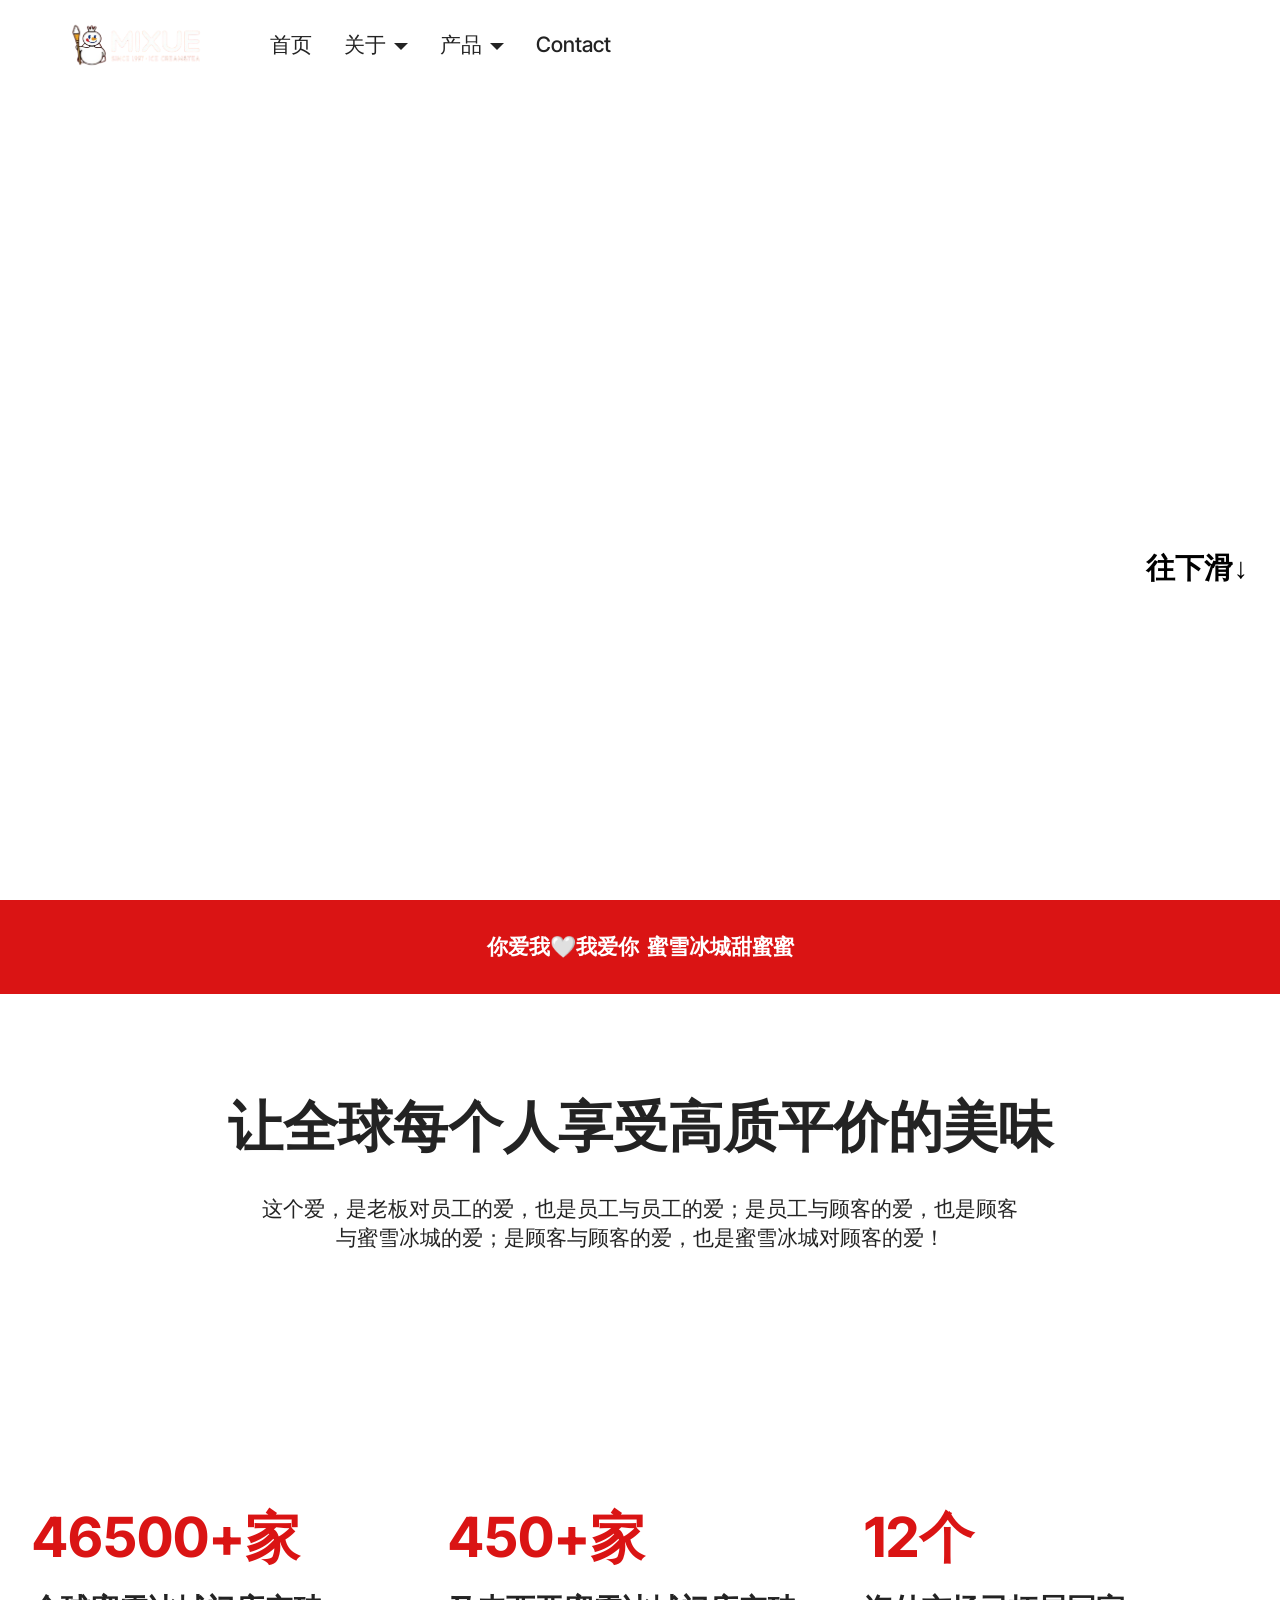
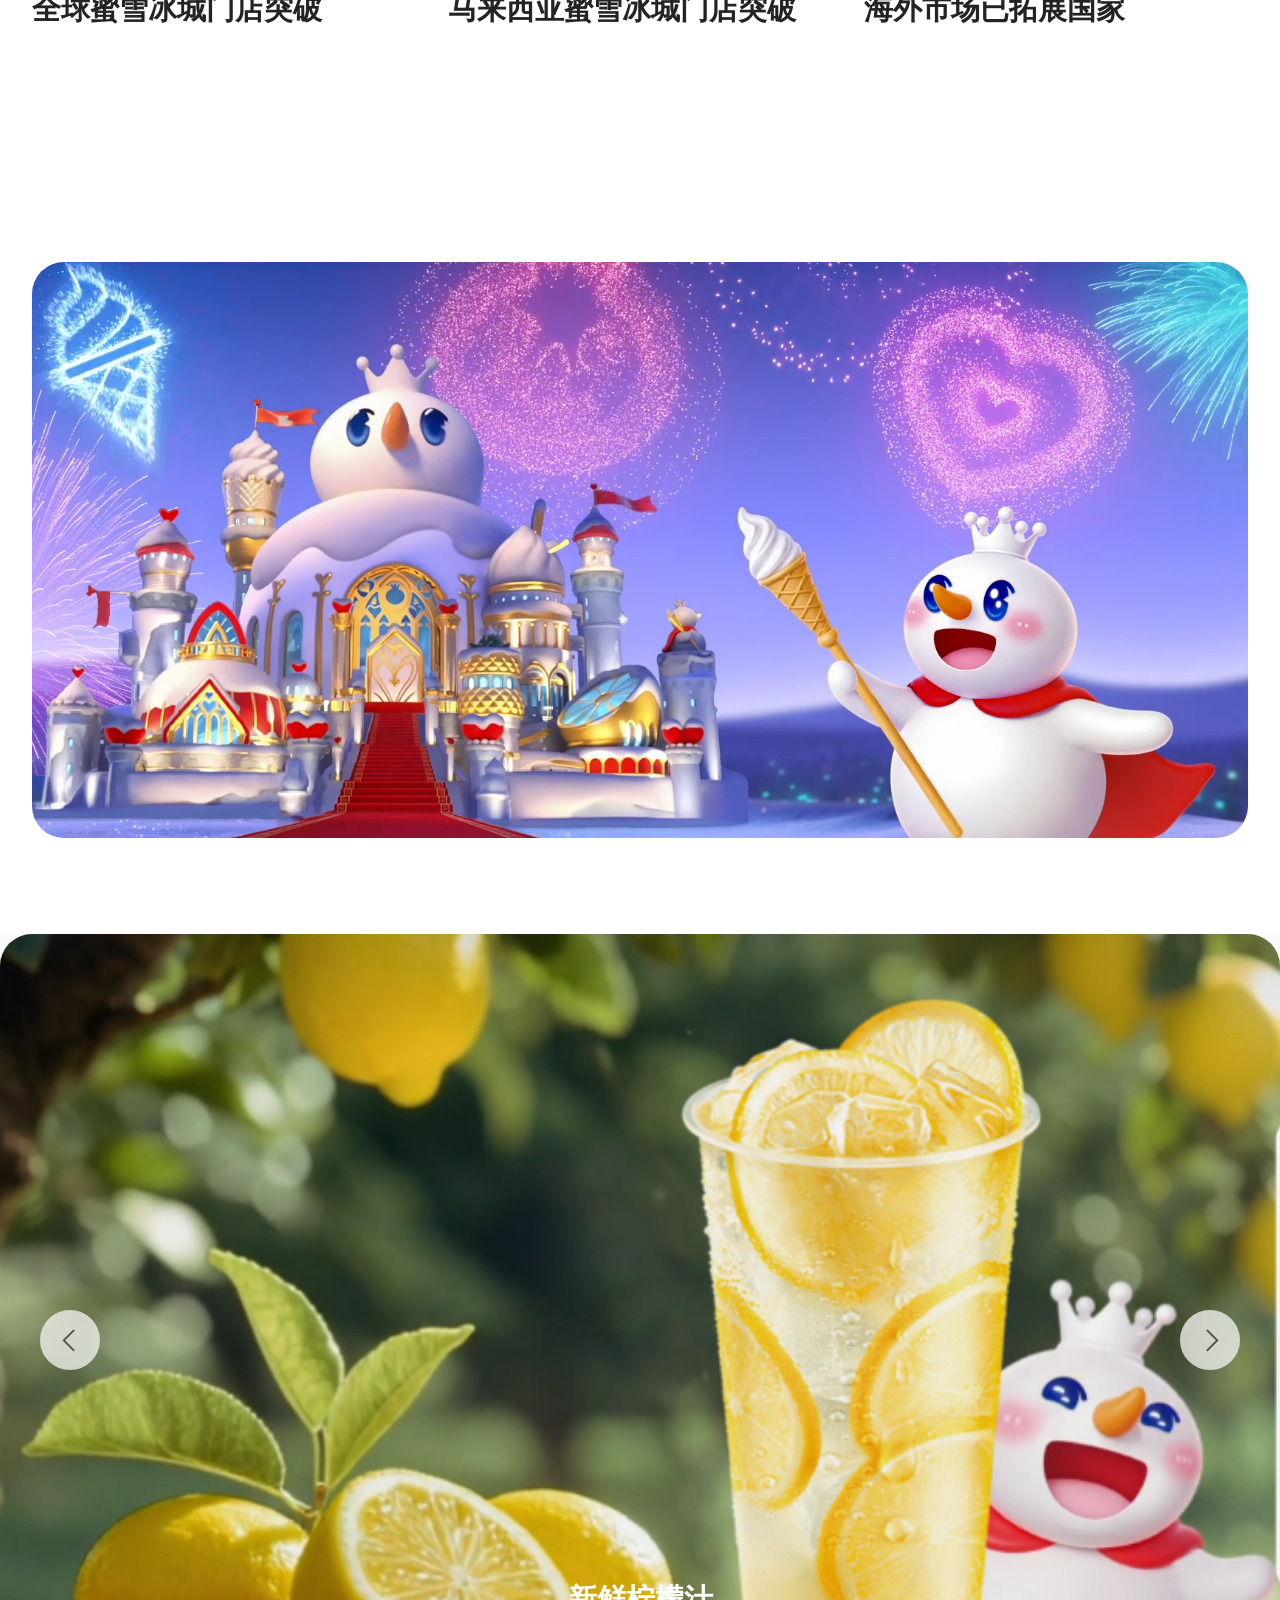
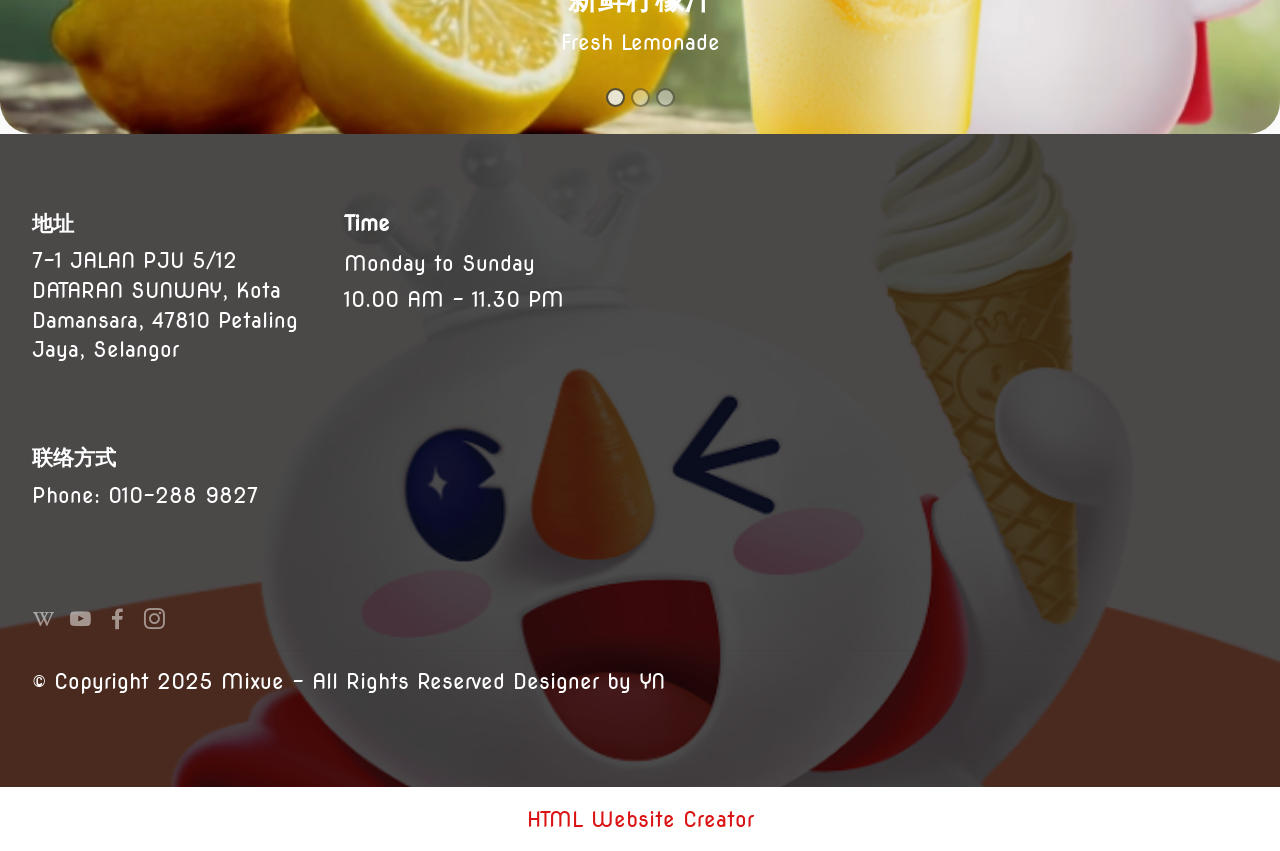
<file: index.html>
<!DOCTYPE html>
<html  >
<head>
  <!-- Site made with Mobirise Website Builder v6.1.4, https://mobirise.com -->
  <meta charset="UTF-8">
  <meta http-equiv="X-UA-Compatible" content="IE=edge">
  <meta name="generator" content="Mobirise v6.1.4, mobirise.com">
  <meta name="viewport" content="width=device-width, initial-scale=1, minimum-scale=1">
  <link rel="shortcut icon" href="assets/images/logo-1.jpg" type="image/x-icon">
  <meta name="description" content="">
  
  
  <title>SUMA-Mixue</title>
  <link rel="stylesheet" href="assets/web/assets/mobirise-icons2/mobirise2.css">
  <link rel="stylesheet" href="assets/bootstrap/css/bootstrap.min.css">
  <link rel="stylesheet" href="assets/dropdown/css/style.css">
  <link rel="stylesheet" href="assets/socicon/css/styles.css">
  <link rel="stylesheet" href="assets/theme/css/style.css">
  <link rel="preload" href="https://fonts.googleapis.com/css?family=Inter+Tight:100,200,300,400,500,600,700,800,900,100i,200i,300i,400i,500i,600i,700i,800i,900i&display=swap" as="style" onload="this.onload=null;this.rel='stylesheet'">
  <noscript><link rel="stylesheet" href="https://fonts.googleapis.com/css?family=Inter+Tight:100,200,300,400,500,600,700,800,900,100i,200i,300i,400i,500i,600i,700i,800i,900i&display=swap"></noscript>
  <link rel="preload" href="https://fonts.googleapis.com/css?family=Nova+Round:400&display=swap" as="style" onload="this.onload=null;this.rel='stylesheet'">
  <noscript><link rel="stylesheet" href="https://fonts.googleapis.com/css?family=Nova+Round:400&display=swap"></noscript>
  <link rel="preload" as="style" href="assets/mobirise/css/mbr-additional.css?v=BH08n2"><link rel="stylesheet" href="assets/mobirise/css/mbr-additional.css?v=BH08n2" type="text/css">

  
  
  
</head>
<body>
  
  <section data-bs-version="5.1" class="menu menu6 cid-uYQYu6LWPE" once="menu" id="menu06-0">
	

	<nav class="navbar navbar-dropdown opacityScroll navbar-fixed-top navbar-expand-lg">
		<div class="container">
			<div class="navbar-brand">
				<span class="navbar-logo">
					<a href="index.html">
						<img src="assets/images/rb.png" alt="Mobirise Website Builder" style="height: 5rem;">
					</a>
				</span>
				
			</div>
			<button class="navbar-toggler" type="button" data-toggle="collapse" data-bs-toggle="collapse" data-target="#navbarSupportedContent" data-bs-target="#navbarSupportedContent" aria-controls="navbarNavAltMarkup" aria-expanded="false" aria-label="Toggle navigation">
				<div class="hamburger">
					<span></span>
					<span></span>
					<span></span>
					<span></span>
				</div>
			</button>
			<div class="collapse navbar-collapse opacityScroll" id="navbarSupportedContent">
				<ul class="navbar-nav nav-dropdown nav-right" data-app-modern-menu="true"><li class="nav-item"><a class="nav-link link text-black display-4" href="index.html">首页</a></li><li class="nav-item dropdown">
						<a class="nav-link link dropdown-toggle text-black display-4" href="https://mobiri.se" data-toggle="dropdown-submenu" data-bs-toggle="dropdown" data-bs-auto-close="outside" aria-expanded="false">关于</a><div class="dropdown-menu" aria-labelledby="dropdown-857"><a class="dropdown-item text-black display-4" href="page1.html">品牌简介</a><a class="dropdown-item text-black display-4" href="page2.html">雪王简介</a><a class="show dropdown-item text-black display-4" href="page4.html">品牌历程</a><a class="show dropdown-item text-black display-4" href="page5.html">企业文化</a></div>
					</li>
					<li class="nav-item dropdown">
						<a class="nav-link link dropdown-toggle text-black display-4" href="https://mobiri.se" aria-expanded="false" data-toggle="dropdown-submenu" data-bs-toggle="dropdown" data-bs-auto-close="outside">产品</a><div class="dropdown-menu" aria-labelledby="dropdown-989"><a class="dropdown-item show text-black display-4" href="page6.html" aria-expanded="false">系列</a></div>
					</li><li class="nav-item"><a class="nav-link link text-black display-4" href="page12.html">Contact</a></li></ul>
				
				
			</div>
		</div>
	</nav>
</section>

<section data-bs-version="5.1" class="header5 cid-uYR34qrhui mbr-fullscreen" data-bg-video="https://youtu.be/XD2XJLWB1LA?si=eLV5ma3ihy-f32NH" id="header5-4">

    

    <div class="mbr-fallback-image disabled"></div>
    <div class="mbr-overlay" style="opacity: 0; background-color: rgb(255, 255, 255);"></div>

    <div class="container">
        <div class="row justify-content-end">
            <div class="col-12 col-lg-7">
                <h1 class="mbr-section-title mbr-fonts-style mbr-white mb-3 display-1"><strong><br></strong><strong>蜜雪冰城</strong></h1>
                
                <p class="mbr-text mbr-fonts-style mbr-white display-5"><strong>往下滑↓</strong></p>
                
            </div>
        </div>
    </div>
</section>

<section data-bs-version="5.1" class="article11 cid-uYWzn7sTni" id="article11-1k">
    

    
    
    <div class="container">
        <div class="row justify-content-center">
            <div class="title col-md-12 col-lg-10">
                <h3 class="mbr-section-title mbr-fonts-style align-center mt-0 mb-0 display-7"><strong>你爱我🤍我爱你 蜜雪冰城甜蜜蜜</strong></h3>
                
                
            </div>
        </div>
    </div>
</section>

<section data-bs-version="5.1" class="article11 cid-uYR5MpaG5L" id="article11-7">
    

    
    
    <div class="container">
        <div class="row justify-content-center">
            <div class="title col-md-12 col-lg-10">
                <h3 class="mbr-section-title mbr-fonts-style align-center mt-0 mb-0 display-2"><strong>让全球每个人享受高质平价的美味</strong></h3>
                <h4 class="mbr-section-subtitle align-center mbr-fonts-style mt-4 display-7">这个爱，是老板对员工的爱，也是员工与员工的爱；是员工与顾客的爱，也是顾客
<div>与蜜雪冰城的爱；是顾客与顾客的爱，也是蜜雪冰城对顾客的爱！</div></h4>
                
            </div>
        </div>
    </div>
</section>

<section data-bs-version="5.1" class="features023 cid-uYWDdDXtj7" id="features023-1o">

    

    
    
    <div class="container">
        <div class="row justify-content-center">
            <div class="col-12 content-head">
                <div class="card-wrapper mb-5">
                    <div class="card-box align-center">
                        
                        
                        
                    </div>
                </div>
            </div>
        </div>
        <div class="row content-row">
            
            <div class="item features-without-image col-12 col-md-6 col-lg-4 item-mb active">
                <div class="item-wrapper">
                    <div class="title mb-3">
                        <span class="num mbr-fonts-style display-2"><strong>46500+家</strong><br></span>
                    </div>
                    <h4 class="card-title mbr-fonts-style display-5">
                        <strong>全球蜜雪冰城门店突破</strong>
                    </h4>
                    
                </div>
            </div><div class="item features-without-image col-12 col-md-6 col-lg-4 item-mb">
                <div class="item-wrapper">
                    <div class="title mb-3">
                        <span class="num mbr-fonts-style display-2"><strong>450+家</strong><br></span>
                    </div>
                    <h4 class="card-title mbr-fonts-style display-5">
                        <strong>马来西亚蜜雪冰城门店突破</strong>
                    </h4>
                    
                </div>
            </div>
            <div class="item features-without-image col-12 col-md-6 col-lg-4 item-mb">
                <div class="item-wrapper">
                    <div class="title mb-3">
                        <span class="num mbr-fonts-style display-2"><strong>12个</strong><br></span>
                    </div>
                    <h4 class="card-title mbr-fonts-style display-5">
                        <strong>海外市场已拓展国家</strong>
                    </h4>
                    
                </div>
            </div>
        </div>
    </div>
</section>

<section data-bs-version="5.1" class="image07 cid-uYWBwJEfhh" id="image07-1l">
  

  
  
  <div class="container">
    <div class="row justify-content-center">
      <div class="card col-12 col-lg-12">
        <div class="card-wrapper wrap">
          <div class="card-box align-center">
           
            
            
          </div>
        </div>
      </div>
    </div>

    
  </div>
</section>

<section data-bs-version="5.1" class="slider1 cid-uYRkxJgmsD" id="slider1-l">
    
    <div class="carousel slide" id="uZejwGg42y" data-ride="carousel" data-bs-ride="carousel" data-interval="6000" data-bs-interval="6000">
        <ol class="carousel-indicators">
            <li data-slide-to="0" data-bs-slide-to="0" class="active" data-target="#uZejwGg42y" data-bs-target="#uZejwGg42y"></li>
            <li data-slide-to="1" data-bs-slide-to="1" data-target="#uZejwGg42y" data-bs-target="#uZejwGg42y"></li>
            <li data-slide-to="2" data-bs-slide-to="2" data-target="#uZejwGg42y" data-bs-target="#uZejwGg42y"></li>
        </ol>
        <div class="carousel-inner">
            <div class="carousel-item slider-image item active">
                <div class="item-wrapper">
                    <img class="d-block w-100" src="assets/images/screenshot-2025-10-7.png" alt="Mobirise Website Builder">
                    
                    <div class="carousel-caption">
                        <h5 class="mbr-section-subtitle mbr-fonts-style display-5">
                            <strong>新鲜柠檬汁</strong></h5>
                        <p class="mbr-section-text mbr-fonts-style display-7">Fresh Lemonade<br></p>
                    </div>
                </div>
            </div>
            <div class="carousel-item slider-image item">
                <div class="item-wrapper">
                    <img class="d-block w-100" src="assets/images/screenshot-2025-10-9.png" alt="Mobirise Website Builder">
                    
                    <div class="carousel-caption">
                        <h5 class="mbr-section-subtitle mbr-fonts-style display-5"><strong>蜜雪冰淇淋</strong></h5>
                        <p class="mbr-section-text mbr-fonts-style display-7">MIXUE Ice Cream</p>
                    </div>
                </div>
            </div>
            <div class="carousel-item slider-image item">
                <div class="item-wrapper">
                    <img class="d-block w-100" src="assets/images/screenshot-2025-10.png" alt="Mobirise Website Builder">
                    
                    <div class="carousel-caption">
                        <h5 class="mbr-section-subtitle mbr-fonts-style display-5">
                            <strong>
</strong>
                        <div><br></div><div>草莓摇摇奶昔</div></h5>
                        <p class="mbr-section-text mbr-fonts-style display-7">Strawberry Mi-Shake<br></p>
                    </div>
                </div>
            </div>
        </div>
        <a class="carousel-control carousel-control-prev" role="button" data-slide="prev" data-bs-slide="prev" href="#uZejwGg42y">
            <span class="mobi-mbri mobi-mbri-arrow-prev" aria-hidden="true"></span>
            <span class="sr-only visually-hidden">Previous</span>
        </a>
        <a class="carousel-control carousel-control-next" role="button" data-slide="next" data-bs-slide="next" href="#uZejwGg42y">
            <span class="mobi-mbri mobi-mbri-arrow-next" aria-hidden="true"></span>
            <span class="sr-only visually-hidden">Next</span>
        </a>
    </div>
</section>

<section data-bs-version="5.1" class="footer6 cid-uYRIShF6Bb" once="footers" id="footer6-10">

    

    <div class="mbr-overlay" style="opacity: 0.7; background-color: rgb(0, 0, 0);"></div>

    <div class="container">
        <div class="row content mbr-white">
            <div class="col-12 col-md-3 mbr-fonts-style display-7">
                <h5 class="mbr-section-subtitle mbr-fonts-style mb-2 display-7">
                    <strong>地址</strong>
                </h5>
                <p class="mbr-text mbr-fonts-style display-7">7-1 JALAN PJU 5/12 DATARAN SUNWAY, Kota Damansara, 47810 Petaling Jaya, Selangor
                </p> <br>
                <h5 class="mbr-section-subtitle mbr-fonts-style mb-2 mt-4 display-7">
                    <strong>联络方式</strong></h5>
                <p class="mbr-text mbr-fonts-style mb-4 display-7">Phone:&nbsp;010-288 9827<br></p>
            </div>
            <div class="col-12 col-md-3 mbr-fonts-style display-7">
                <h5 class="mbr-section-subtitle mbr-fonts-style mb-2 display-7"><strong>Time</strong></h5>
                <ul class="list mbr-fonts-style mb-4 display-7">
                    <li class="mbr-text item-wrap">Monday to Sunday&nbsp;</li><li class="mbr-text item-wrap">10.00 AM - 11.30 PM&nbsp;</li>
                </ul>
                <h5 class="mbr-section-subtitle mbr-fonts-style mb-2 mt-5 display-7"></h5>
                <p class="mbr-text mbr-fonts-style mb-4 display-7"></p>
            </div>
            <div class="col-12 col-md-6">
                <div class="google-map"><iframe frameborder="0" style="border:0" src="https://www.google.com/maps/embed/v1/place?key=AIzaSyBQ55g-IgRRgXrd803PTWDTb7kd6aAitNQ&amp;q=7-1 JALAN PJU 5/12 DATARAN SUNWAY, Kota Damansara, 47810 Petaling Jaya, Selangor" allowfullscreen=""></iframe></div>
            </div>
            <div class="col-md-6">
                <div class="social-list align-left">
                    <div class="soc-item">
                        <a href="https://zh.wikipedia.org/zh-my/%E8%9C%9C%E9%9B%AA%E5%86%B0%E5%9F%8E" target="_blank">
                            <span class="mbr-iconfont mbr-iconfont-social socicon-wikipedia socicon"></span>
                        </a>
                    </div>
                    <div class="soc-item">
                        <a href="https://www.youtube.com/@MIXUEMalaysia/videos" target="_blank">
                            <span class="mbr-iconfont mbr-iconfont-social socicon-youtube socicon"></span>
                        </a>
                    </div>
                    <div class="soc-item">
                        <a href="https://www.facebook.com/mixuemalaysia/?locale=ms_MY" target="_blank">
                            <span class="mbr-iconfont mbr-iconfont-social socicon-facebook socicon"></span>
                        </a>
                    </div>
                    <div class="soc-item">
                        <a href="https://instagram.com/mobirise" target="_blank">
                            <span class="socicon-instagram socicon mbr-iconfont mbr-iconfont-social"></span>
                        </a>
                    </div>
                    
                    
                </div>
            </div>
        </div>
        <div class="footer-lower">
            <div class="media-container-row">
                <div class="col-sm-12">
                    <hr>
                </div>
            </div>
            <div class="col-sm-12 copyright pl-0">
                <p class="mbr-text mbr-fonts-style mbr-white display-7">
                    © Copyright 2025 Mixue - All Rights Reserved Designer by YN</p>
            </div>
        </div>
    </div>
</section><section class="display-7" style="padding: 0;align-items: center;justify-content: center;flex-wrap: wrap;    align-content: center;display: flex;position: relative;height: 4rem;"><a href="https://mobiri.se/4250556" style="flex: 1 1;height: 4rem;position: absolute;width: 100%;z-index: 1;"><img alt="" style="height: 4rem;" src="[data-uri]"></a><p style="margin: 0;text-align: center;" class="display-7">&#8204;</p><a style="z-index:1" href="https://mobirise.com/html-builder.html">HTML Website Creator</a></section><script src="assets/bootstrap/js/bootstrap.bundle.min.js"></script>  <script src="assets/smoothscroll/smooth-scroll.js"></script>  <script src="assets/ytplayer/index.js"></script>  <script src="assets/dropdown/js/navbar-dropdown.js"></script>  <script src="assets/vimeoplayer/player.js"></script>  <script src="assets/theme/js/script.js"></script>  
  
  
</body>
</html>
</file>
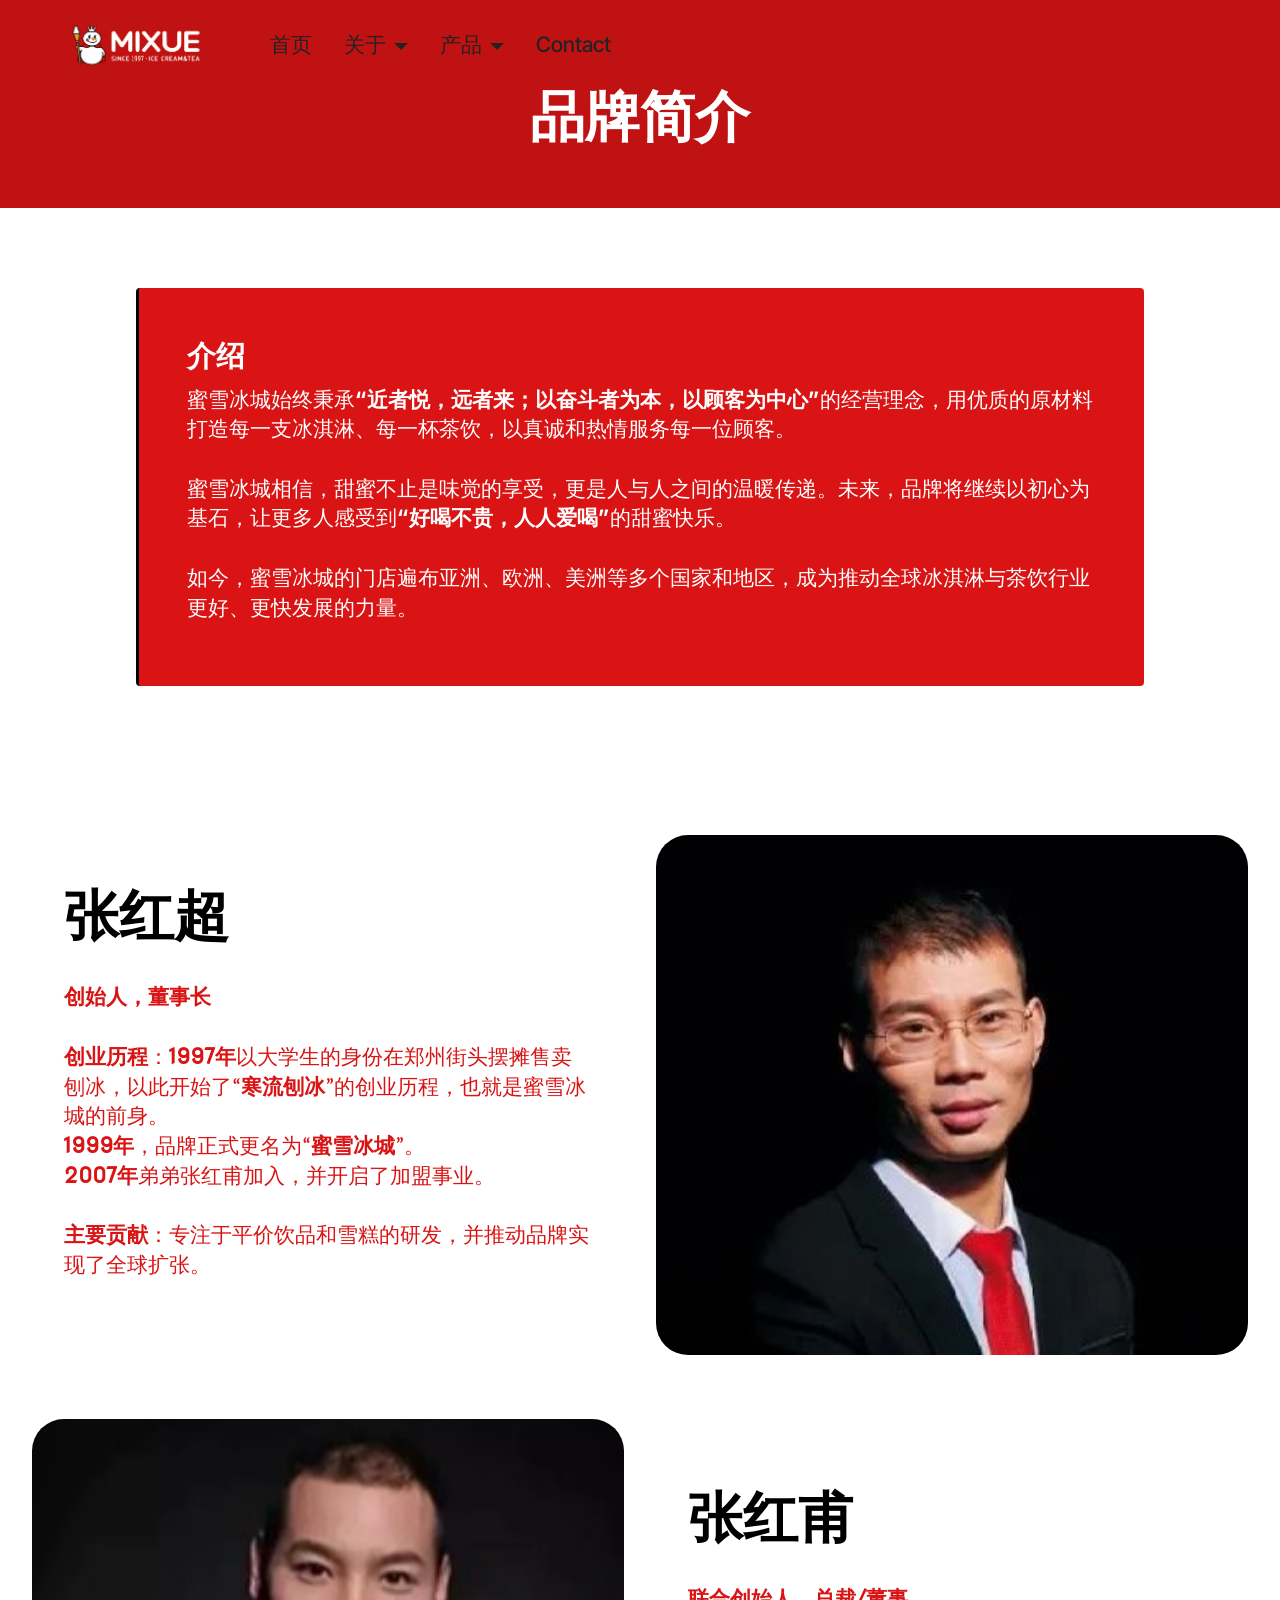
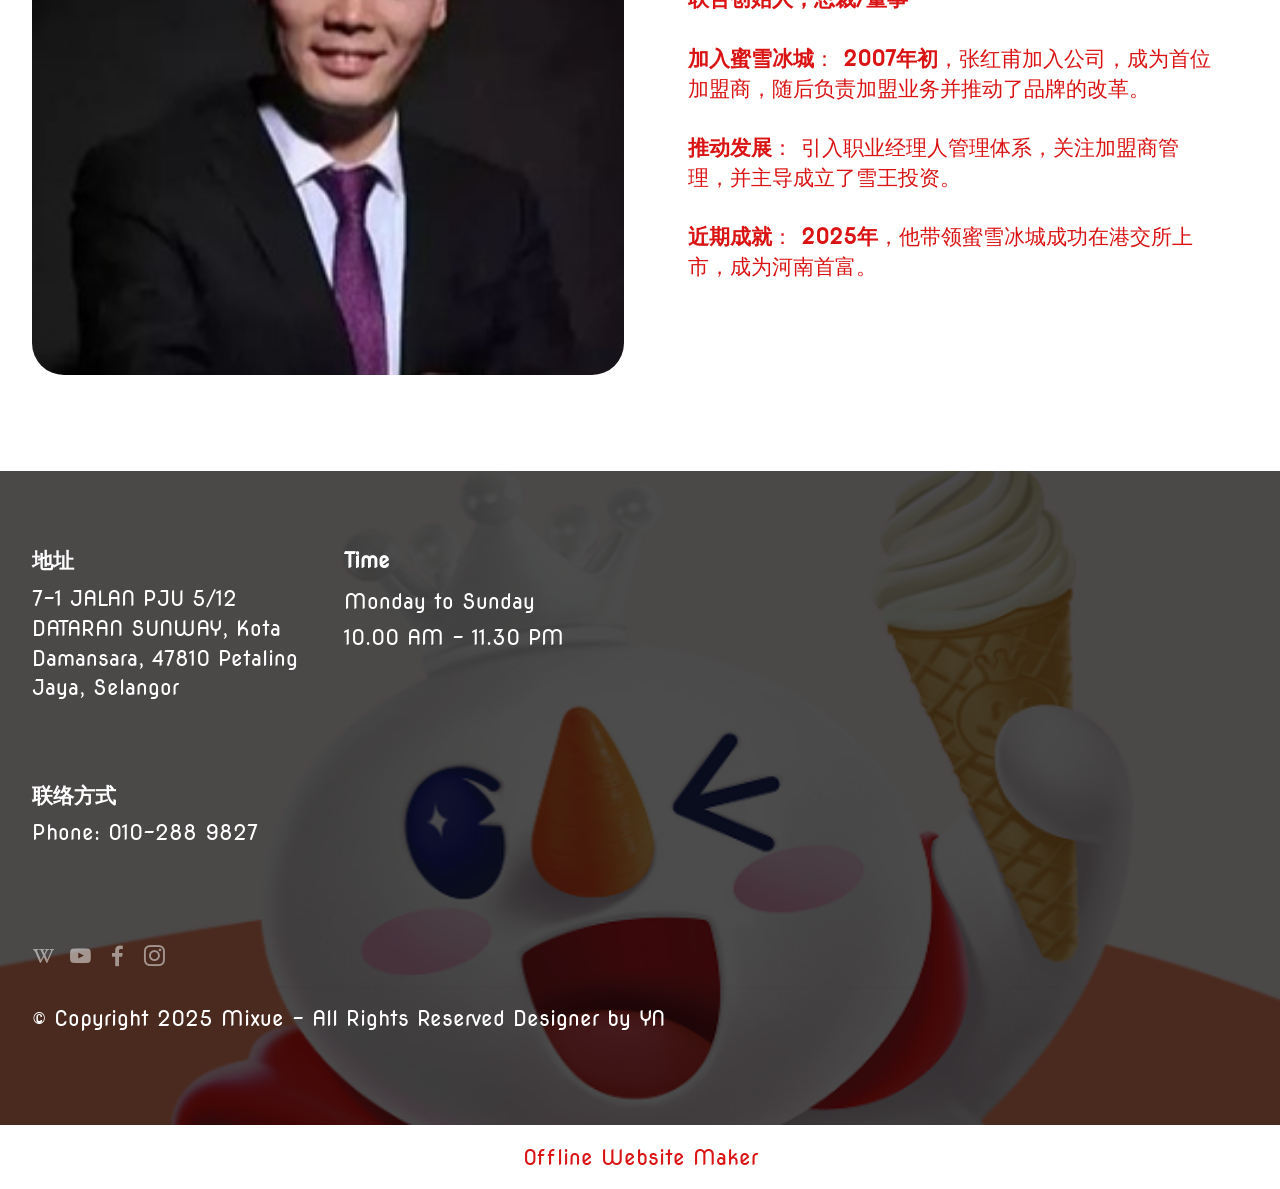
<file: page1.html>
<!DOCTYPE html>
<html  >
<head>
  <!-- Site made with Mobirise Website Builder v6.1.4, https://mobirise.com -->
  <meta charset="UTF-8">
  <meta http-equiv="X-UA-Compatible" content="IE=edge">
  <meta name="generator" content="Mobirise v6.1.4, mobirise.com">
  <meta name="viewport" content="width=device-width, initial-scale=1, minimum-scale=1">
  <link rel="shortcut icon" href="assets/images/logo-1.jpg" type="image/x-icon">
  <meta name="description" content="">
  
  
  <title>关于-品牌简介</title>
  <link rel="stylesheet" href="assets/web/assets/mobirise-icons2/mobirise2.css">
  <link rel="stylesheet" href="assets/bootstrap/css/bootstrap.min.css">
  <link rel="stylesheet" href="assets/dropdown/css/style.css">
  <link rel="stylesheet" href="assets/socicon/css/styles.css">
  <link rel="stylesheet" href="assets/theme/css/style.css">
  <link rel="preload" href="https://fonts.googleapis.com/css?family=Inter+Tight:100,200,300,400,500,600,700,800,900,100i,200i,300i,400i,500i,600i,700i,800i,900i&display=swap" as="style" onload="this.onload=null;this.rel='stylesheet'">
  <noscript><link rel="stylesheet" href="https://fonts.googleapis.com/css?family=Inter+Tight:100,200,300,400,500,600,700,800,900,100i,200i,300i,400i,500i,600i,700i,800i,900i&display=swap"></noscript>
  <link rel="preload" href="https://fonts.googleapis.com/css?family=Nova+Round:400&display=swap" as="style" onload="this.onload=null;this.rel='stylesheet'">
  <noscript><link rel="stylesheet" href="https://fonts.googleapis.com/css?family=Nova+Round:400&display=swap"></noscript>
  <link rel="preload" as="style" href="assets/mobirise/css/mbr-additional.css?v=MKXBgq"><link rel="stylesheet" href="assets/mobirise/css/mbr-additional.css?v=MKXBgq" type="text/css">

  
  
  
</head>
<body>
  
  <section data-bs-version="5.1" class="menu menu6 cid-uYWFi8SxbY" once="menu" id="menu06-29">
	

	<nav class="navbar navbar-dropdown opacityScroll navbar-fixed-top navbar-expand-lg">
		<div class="container">
			<div class="navbar-brand">
				<span class="navbar-logo">
					<a href="index.html">
						<img src="assets/images/rb.png" alt="Mobirise Website Builder" style="height: 5rem;">
					</a>
				</span>
				
			</div>
			<button class="navbar-toggler" type="button" data-toggle="collapse" data-bs-toggle="collapse" data-target="#navbarSupportedContent" data-bs-target="#navbarSupportedContent" aria-controls="navbarNavAltMarkup" aria-expanded="false" aria-label="Toggle navigation">
				<div class="hamburger">
					<span></span>
					<span></span>
					<span></span>
					<span></span>
				</div>
			</button>
			<div class="collapse navbar-collapse opacityScroll" id="navbarSupportedContent">
				<ul class="navbar-nav nav-dropdown nav-right" data-app-modern-menu="true"><li class="nav-item"><a class="nav-link link text-black display-4" href="index.html">首页</a></li><li class="nav-item dropdown">
						<a class="nav-link link dropdown-toggle text-black display-4" href="https://mobiri.se" data-toggle="dropdown-submenu" data-bs-toggle="dropdown" data-bs-auto-close="outside" aria-expanded="false">关于</a><div class="dropdown-menu" aria-labelledby="dropdown-857"><a class="dropdown-item text-black display-4" href="page1.html">品牌简介</a><a class="dropdown-item text-black display-4" href="page2.html">雪王简介</a><a class="show dropdown-item text-black display-4" href="page4.html">品牌历程</a><a class="show dropdown-item text-black display-4" href="page5.html">企业文化</a></div>
					</li>
					<li class="nav-item dropdown">
						<a class="nav-link link dropdown-toggle text-black display-4" href="https://mobiri.se" aria-expanded="false" data-toggle="dropdown-submenu" data-bs-toggle="dropdown" data-bs-auto-close="outside">产品</a><div class="dropdown-menu" aria-labelledby="dropdown-989"><a class="dropdown-item show text-black display-4" href="page6.html" aria-expanded="false">系列</a></div>
					</li><li class="nav-item"><a class="nav-link link text-black display-4" href="page12.html">Contact</a></li></ul>
				
				
			</div>
		</div>
	</nav>
</section>

<section data-bs-version="5.1" class="article14 cid-uYWFia8LnQ" id="article14-2g">
    
    <div class="container">
        <div class="row justify-content-center">
            <div class="col-md-12 col-lg-10">
                <h3 class="mbr-section-title mbr-fonts-style display-2"><strong>品牌简介</strong></h3>
                
            </div>
        </div>
    </div>
</section>

<section data-bs-version="5.1" class="content7 cid-uZdvikIUks" id="content7-6l">
    
    <div class="container">
        <div class="row justify-content-center">
            <div class="col-12 col-md-10">
                <blockquote>
                <h5 class="mbr-section-title mbr-fonts-style mb-2 display-5"><strong>介绍</strong></h5>
                <p class="mbr-text mbr-fonts-style display-4">蜜雪冰城始终秉承<strong>“近者悦，远者来；以奋斗者为本，以顾客为中心”</strong>的经营理念，用优质的原材料打造每一支冰淇淋、每一杯茶饮，以真诚和热情服务每一位顾客。<br><br>蜜雪冰城相信，甜蜜不止是味觉的享受，更是人与人之间的温暖传递。未来，品牌将继续以初心为基石，让更多人感受到<strong>“好喝不贵，人人爱喝”</strong>的甜蜜快乐。<br><br>如今，蜜雪冰城的门店遍布亚洲、欧洲、美洲等多个国家和地区，成为推动全球冰淇淋与茶饮行业更好、更快发展的力量。<br></p></blockquote>
            </div>
        </div>
    </div>
</section>

<section data-bs-version="5.1" class="features38 cid-uZdnmGvqqX" id="features038-6c">
    

    
    

    <div class="container">
        <div class="row justify-content-center">
            <div class="col-12 col-md-12 col-lg">
                <div class="text-wrapper align-left">
                    <h1 class="mbr-section-title mbr-fonts-style mb-4 display-2"><strong>张红超</strong></h1>
                    <p class="mbr-text align-left mbr-fonts-style mb-4 display-7"><strong>创始人，董事长<br></strong><br><strong>创业历程</strong>：<strong>1997年</strong>以大学生的身份在郑州街头摆摊售卖刨冰，以此开始了“<strong>寒流刨冰</strong>”的创业历程，也就是蜜雪冰城的前身。<br><strong> 1999年</strong>，品牌正式更名为“<strong>蜜雪冰城</strong>”。<br><strong>2007年</strong>弟弟张红甫加入，并开启了加盟事业。<br><br><strong> 主要贡献</strong>：专注于平价饮品和雪糕的研发，并推动品牌实现了全球扩张。&nbsp;<br>
                    </p>
                    
                </div>
            </div>
            <div class="col-12 col-md-12 col-lg-6 image-wrapper">
                <img class="w-100" src="assets/images/2.jpeg" alt="Mobirise Website Builder">
            </div>
        </div>
        <div class="row row-reverse justify-content-center">

            <div class="col-12 col-md-12 col-lg">
                <div class="text-wrapper align-left">
                    <h1 class="mbr-section-title mbr-fonts-style mb-4 display-2"><strong>张红甫</strong></h1>
                    <p class="mbr-text align-left mbr-fonts-style mb-4 display-7"><strong>联合创始人，总裁/董事<br></strong><br><strong>加入蜜雪冰城</strong>： <strong>2007年初</strong>，张红甫加入公司，成为首位加盟商，随后负责加盟业务并推动了品牌的改革。<br> 
<br><strong>推动发展</strong>： 引入职业经理人管理体系，关注加盟商管理，并主导成立了雪王投资。 
<br><br><strong>近期成就</strong>： <strong>2025年</strong>，他带领蜜雪冰城成功在港交所上市，成为河南首富。&nbsp;<br></p>
                    
                </div>
            </div>
            <div class="col-12 col-md-12 col-lg-6 image-wrapper">
                <img class="w-100" src="assets/images/4.jpeg" alt="Mobirise Website Builder">
            </div>
        </div>
        
    </div>
</section>

<section data-bs-version="5.1" class="footer6 cid-uYWFicJrIQ" once="footers" id="footer6-2s">

    

    <div class="mbr-overlay" style="opacity: 0.7; background-color: rgb(0, 0, 0);"></div>

    <div class="container">
        <div class="row content mbr-white">
            <div class="col-12 col-md-3 mbr-fonts-style display-7">
                <h5 class="mbr-section-subtitle mbr-fonts-style mb-2 display-7">
                    <strong>地址</strong>
                </h5>
                <p class="mbr-text mbr-fonts-style display-7">7-1 JALAN PJU 5/12 DATARAN SUNWAY, Kota Damansara, 47810 Petaling Jaya, Selangor
                </p> <br>
                <h5 class="mbr-section-subtitle mbr-fonts-style mb-2 mt-4 display-7">
                    <strong>联络方式</strong></h5>
                <p class="mbr-text mbr-fonts-style mb-4 display-7">Phone:&nbsp;010-288 9827<br></p>
            </div>
            <div class="col-12 col-md-3 mbr-fonts-style display-7">
                <h5 class="mbr-section-subtitle mbr-fonts-style mb-2 display-7"><strong>Time</strong></h5>
                <ul class="list mbr-fonts-style mb-4 display-7">
                    <li class="mbr-text item-wrap">Monday to Sunday&nbsp;</li><li class="mbr-text item-wrap">10.00 AM - 11.30 PM&nbsp;</li>
                </ul>
                <h5 class="mbr-section-subtitle mbr-fonts-style mb-2 mt-5 display-7"></h5>
                <p class="mbr-text mbr-fonts-style mb-4 display-7"></p>
            </div>
            <div class="col-12 col-md-6">
                <div class="google-map"><iframe frameborder="0" style="border:0" src="https://www.google.com/maps/embed/v1/place?key=AIzaSyDbnCmnHmtigIYiD8jIfeHQv7gW2ANhHD4&amp;q=7-1 JALAN PJU 5/12 DATARAN SUNWAY, Kota Damansara, 47810 Petaling Jaya, Selangor" allowfullscreen=""></iframe></div>
            </div>
            <div class="col-md-6">
                <div class="social-list align-left">
                    <div class="soc-item">
                        <a href="https://zh.wikipedia.org/zh-my/%E8%9C%9C%E9%9B%AA%E5%86%B0%E5%9F%8E" target="_blank">
                            <span class="mbr-iconfont mbr-iconfont-social socicon-wikipedia socicon"></span>
                        </a>
                    </div>
                    <div class="soc-item">
                        <a href="https://www.youtube.com/@MIXUEMalaysia/videos" target="_blank">
                            <span class="mbr-iconfont mbr-iconfont-social socicon-youtube socicon"></span>
                        </a>
                    </div>
                    <div class="soc-item">
                        <a href="https://www.facebook.com/mixuemalaysia/?locale=ms_MY" target="_blank">
                            <span class="mbr-iconfont mbr-iconfont-social socicon-facebook socicon"></span>
                        </a>
                    </div>
                    <div class="soc-item">
                        <a href="https://instagram.com/mobirise" target="_blank">
                            <span class="socicon-instagram socicon mbr-iconfont mbr-iconfont-social"></span>
                        </a>
                    </div>
                    
                    
                </div>
            </div>
        </div>
        <div class="footer-lower">
            <div class="media-container-row">
                <div class="col-sm-12">
                    <hr>
                </div>
            </div>
            <div class="col-sm-12 copyright pl-0">
                <p class="mbr-text mbr-fonts-style mbr-white display-7">
                    © Copyright 2025 Mixue - All Rights Reserved Designer by YN</p>
            </div>
        </div>
    </div>
</section><section class="display-7" style="padding: 0;align-items: center;justify-content: center;flex-wrap: wrap;    align-content: center;display: flex;position: relative;height: 4rem;"><a href="https://mobiri.se/4250556" style="flex: 1 1;height: 4rem;position: absolute;width: 100%;z-index: 1;"><img alt="" style="height: 4rem;" src="[data-uri]"></a><p style="margin: 0;text-align: center;" class="display-7">&#8204;</p><a style="z-index:1" href="https://mobirise.com/offline-website-builder.html">Offline Website Maker</a></section><script src="assets/bootstrap/js/bootstrap.bundle.min.js"></script>  <script src="assets/smoothscroll/smooth-scroll.js"></script>  <script src="assets/ytplayer/index.js"></script>  <script src="assets/dropdown/js/navbar-dropdown.js"></script>  <script src="assets/theme/js/script.js"></script>  
  
  
</body>
</html>
</file>
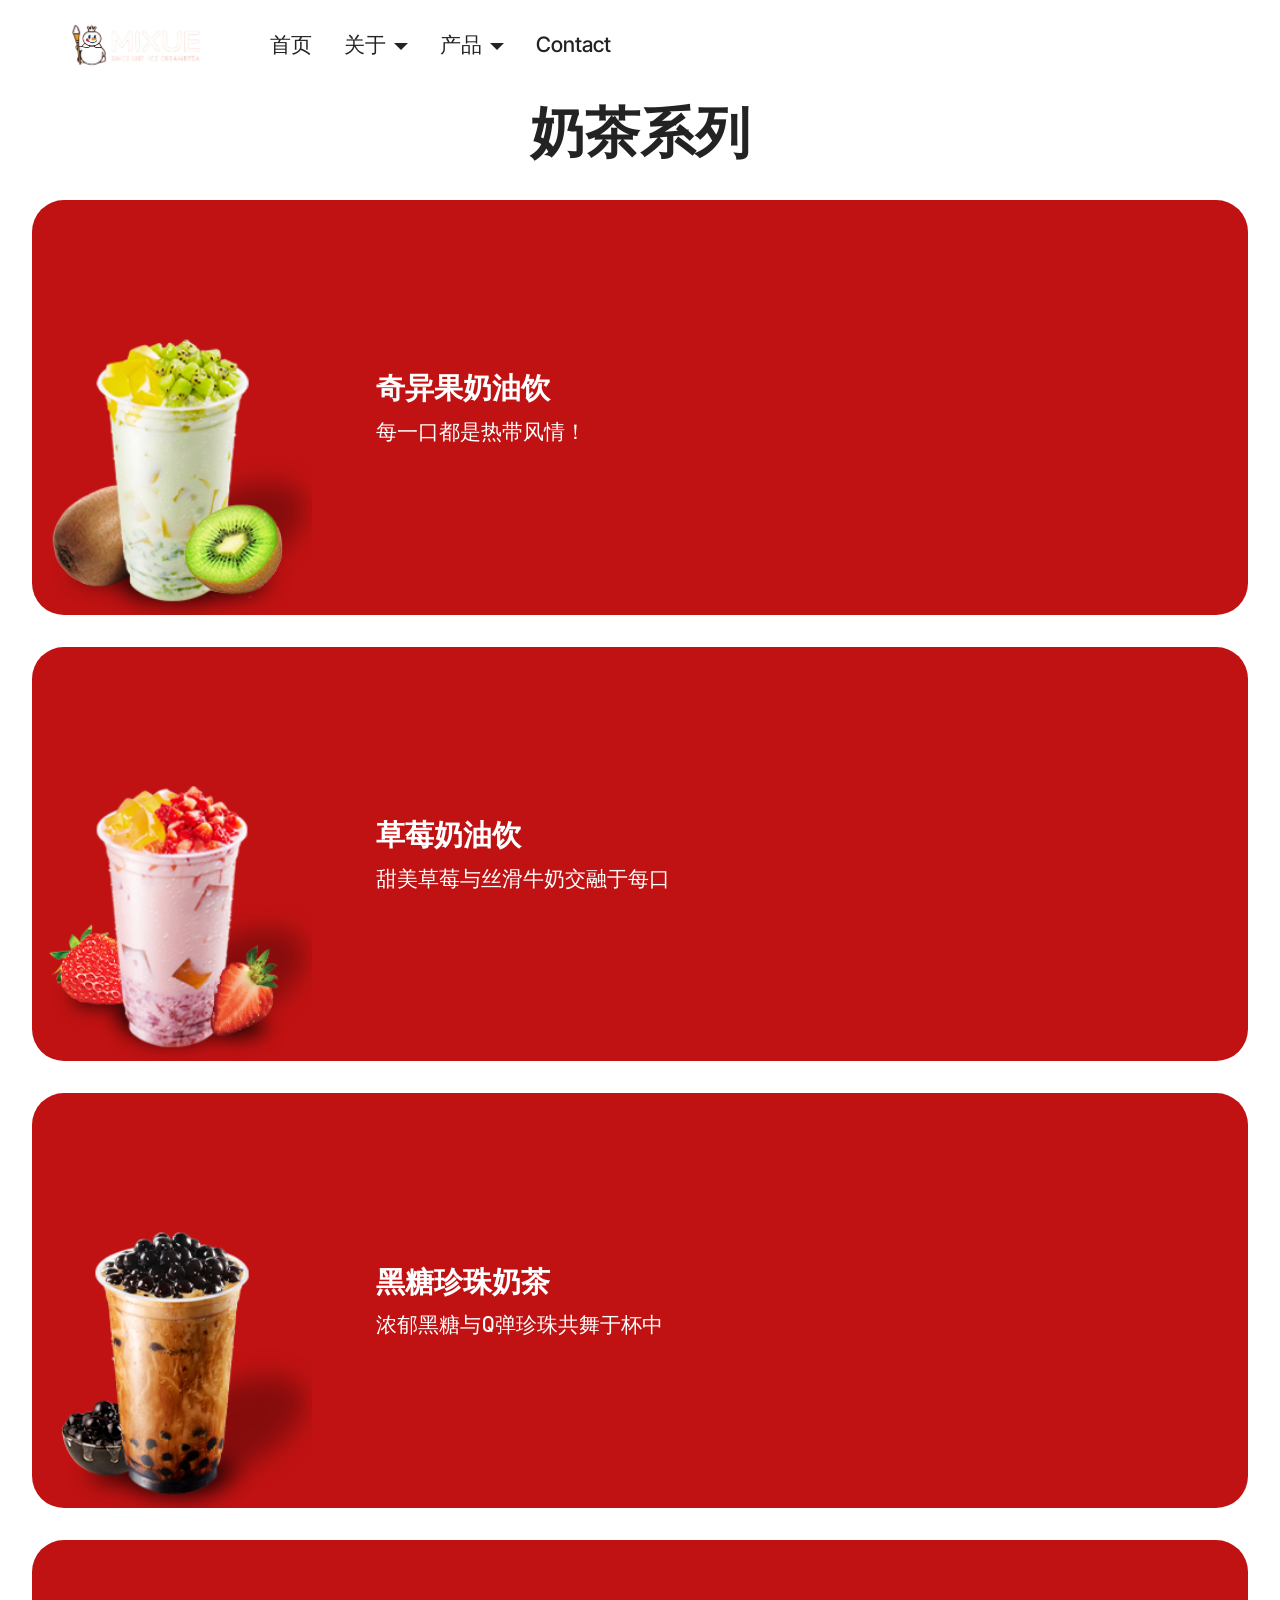
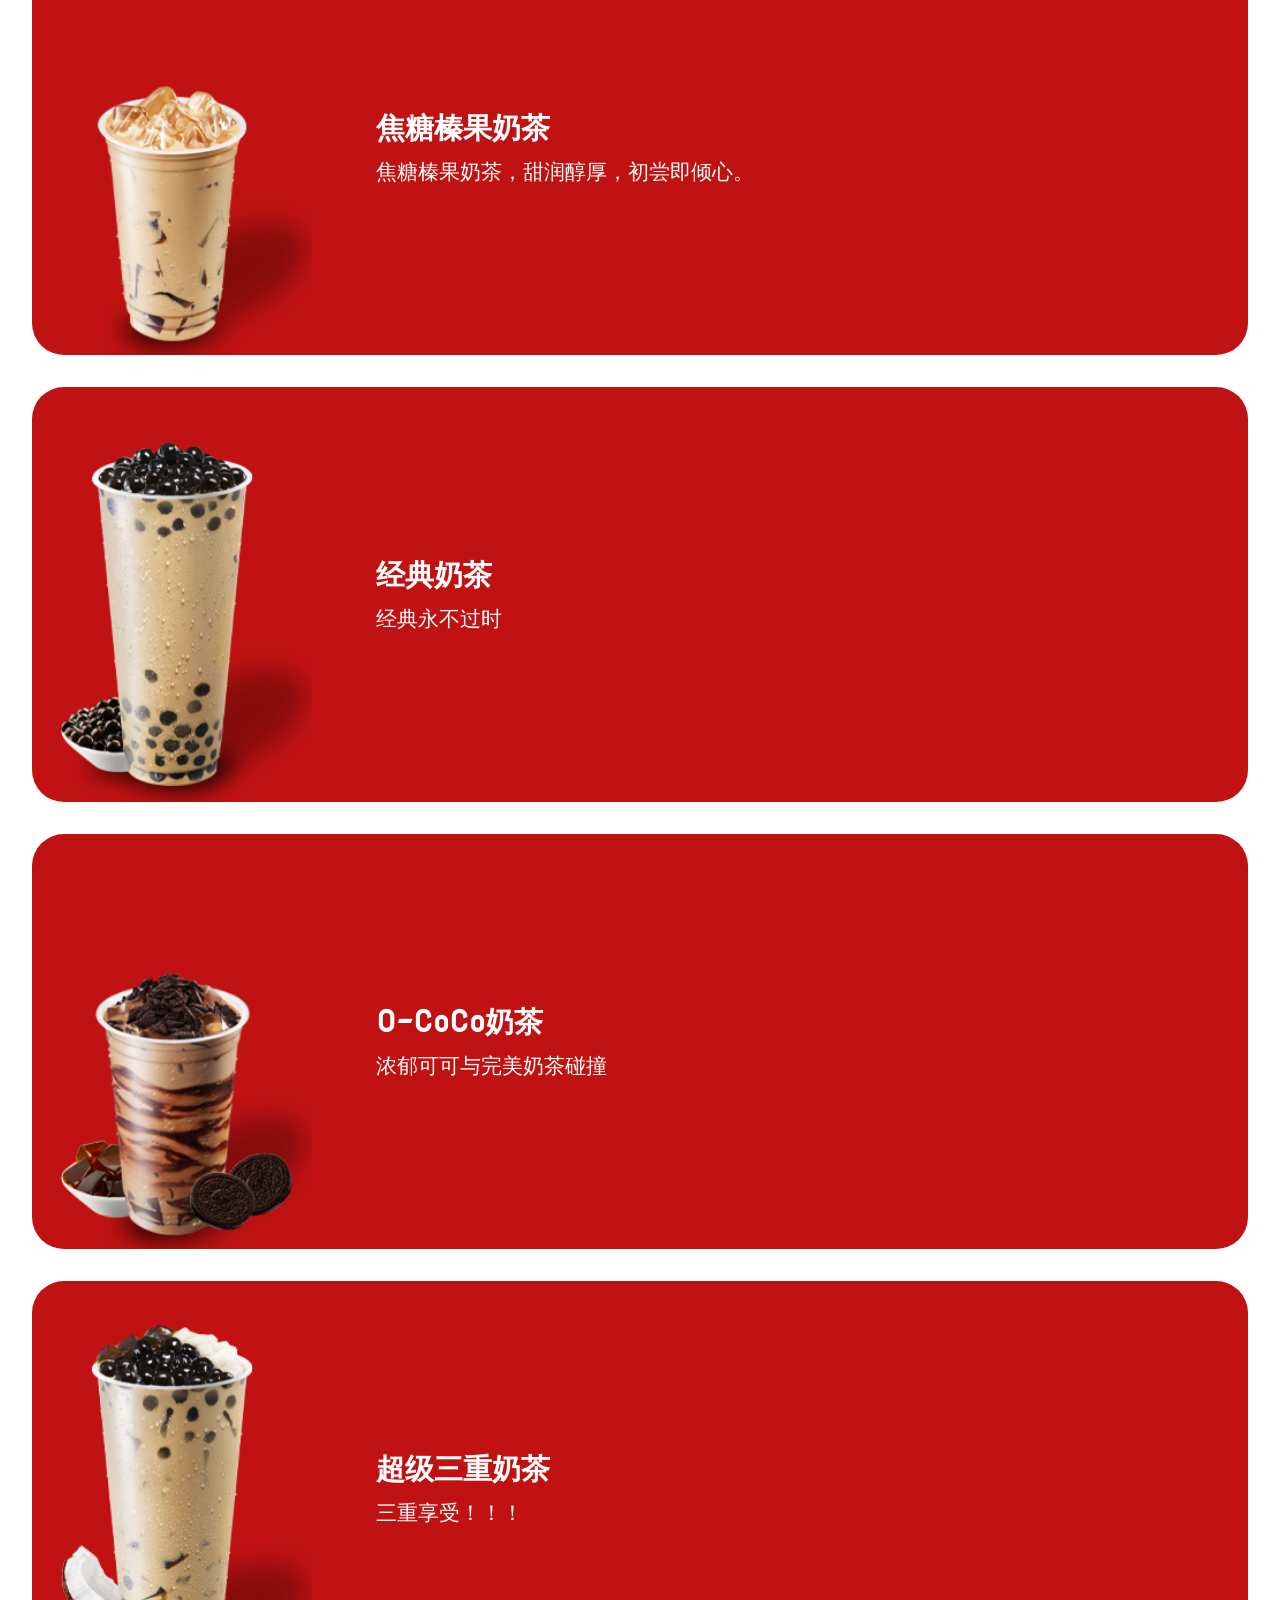
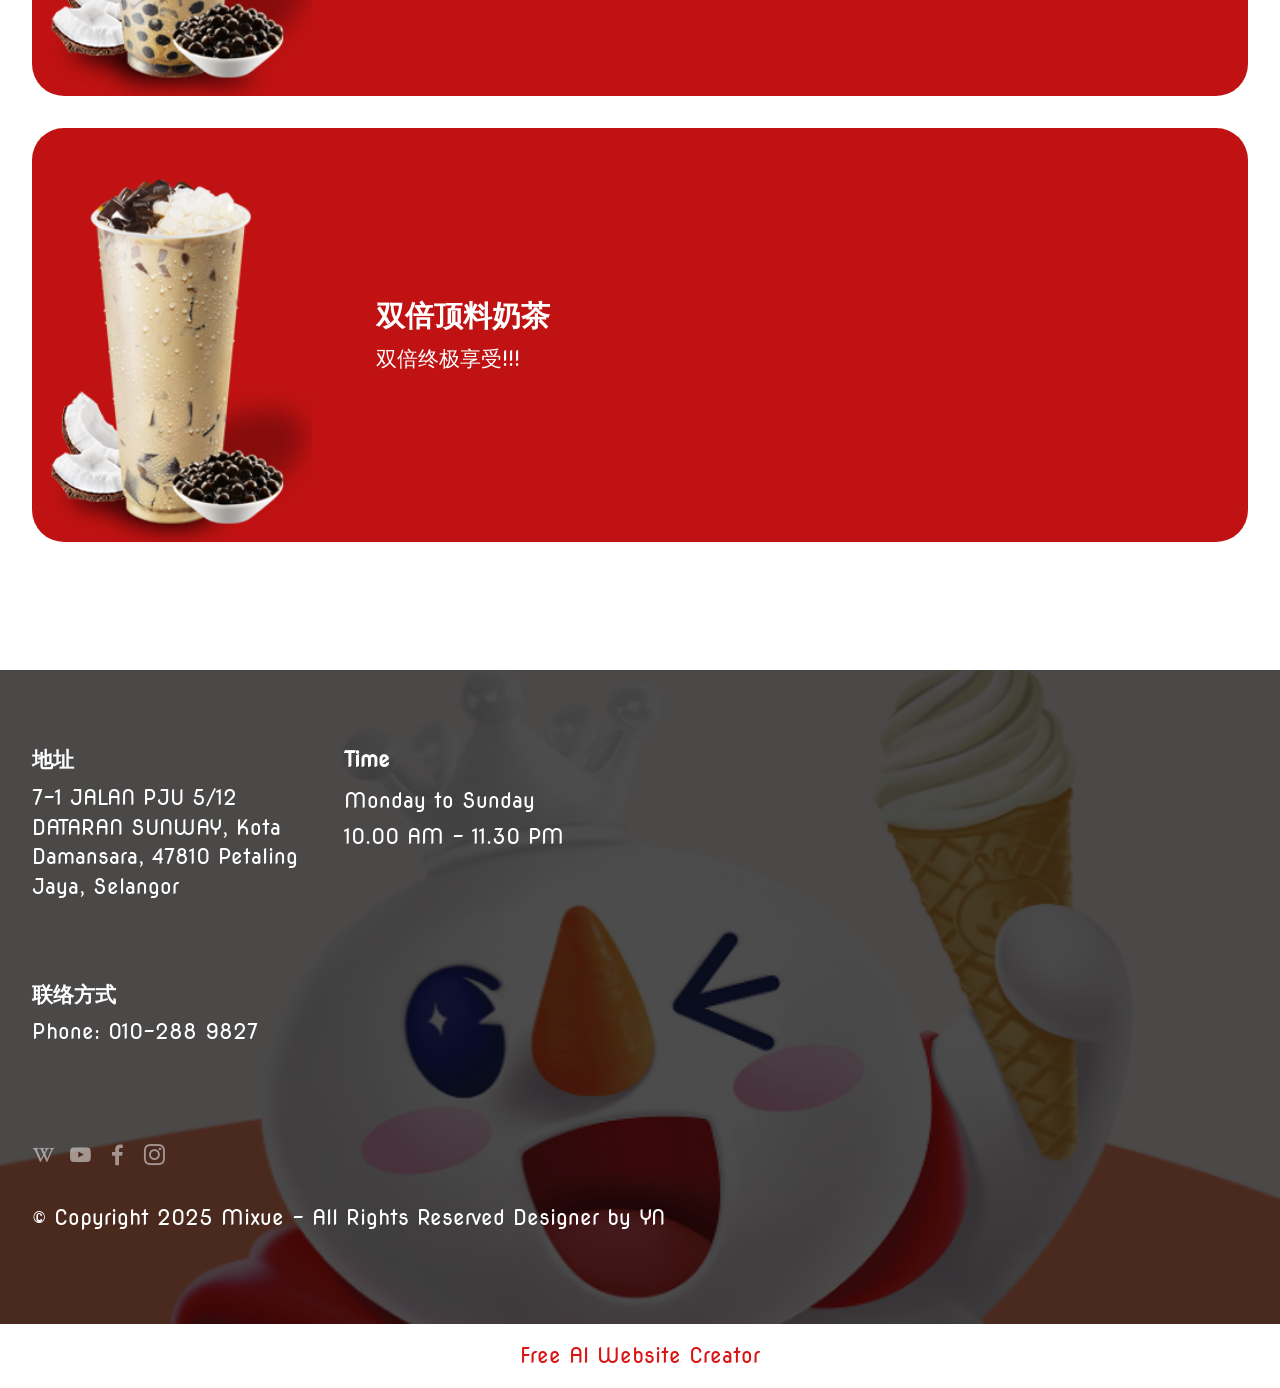
<file: page10.html>
<!DOCTYPE html>
<html  >
<head>
  <!-- Site made with Mobirise Website Builder v6.1.4, https://mobirise.com -->
  <meta charset="UTF-8">
  <meta http-equiv="X-UA-Compatible" content="IE=edge">
  <meta name="generator" content="Mobirise v6.1.4, mobirise.com">
  <meta name="viewport" content="width=device-width, initial-scale=1, minimum-scale=1">
  <link rel="shortcut icon" href="assets/images/logo-1.jpg" type="image/x-icon">
  <meta name="description" content="">
  
  
  <title>奶茶系列</title>
  <link rel="stylesheet" href="assets/web/assets/mobirise-icons2/mobirise2.css">
  <link rel="stylesheet" href="assets/bootstrap/css/bootstrap.min.css">
  <link rel="stylesheet" href="assets/dropdown/css/style.css">
  <link rel="stylesheet" href="assets/socicon/css/styles.css">
  <link rel="stylesheet" href="assets/theme/css/style.css">
  <link rel="preload" href="https://fonts.googleapis.com/css?family=Inter+Tight:100,200,300,400,500,600,700,800,900,100i,200i,300i,400i,500i,600i,700i,800i,900i&display=swap" as="style" onload="this.onload=null;this.rel='stylesheet'">
  <noscript><link rel="stylesheet" href="https://fonts.googleapis.com/css?family=Inter+Tight:100,200,300,400,500,600,700,800,900,100i,200i,300i,400i,500i,600i,700i,800i,900i&display=swap"></noscript>
  <link rel="preload" href="https://fonts.googleapis.com/css?family=Nova+Round:400&display=swap" as="style" onload="this.onload=null;this.rel='stylesheet'">
  <noscript><link rel="stylesheet" href="https://fonts.googleapis.com/css?family=Nova+Round:400&display=swap"></noscript>
  <link rel="preload" as="style" href="assets/mobirise/css/mbr-additional.css?v=MYhCYr"><link rel="stylesheet" href="assets/mobirise/css/mbr-additional.css?v=MYhCYr" type="text/css">

  
  
  
</head>
<body>
  
  <section data-bs-version="5.1" class="menu menu6 cid-uYWRlfVFmR" once="menu" id="menu06-5y">
	

	<nav class="navbar navbar-dropdown opacityScroll navbar-fixed-top navbar-expand-lg">
		<div class="container">
			<div class="navbar-brand">
				<span class="navbar-logo">
					<a href="index.html">
						<img src="assets/images/rb.png" alt="Mobirise Website Builder" style="height: 5rem;">
					</a>
				</span>
				
			</div>
			<button class="navbar-toggler" type="button" data-toggle="collapse" data-bs-toggle="collapse" data-target="#navbarSupportedContent" data-bs-target="#navbarSupportedContent" aria-controls="navbarNavAltMarkup" aria-expanded="false" aria-label="Toggle navigation">
				<div class="hamburger">
					<span></span>
					<span></span>
					<span></span>
					<span></span>
				</div>
			</button>
			<div class="collapse navbar-collapse opacityScroll" id="navbarSupportedContent">
				<ul class="navbar-nav nav-dropdown nav-right" data-app-modern-menu="true"><li class="nav-item"><a class="nav-link link text-black display-4" href="index.html">首页</a></li><li class="nav-item dropdown">
						<a class="nav-link link dropdown-toggle text-black display-4" href="https://mobiri.se" data-toggle="dropdown-submenu" data-bs-toggle="dropdown" data-bs-auto-close="outside" aria-expanded="false">关于</a><div class="dropdown-menu" aria-labelledby="dropdown-857"><a class="dropdown-item text-black display-4" href="page1.html">品牌简介</a><a class="dropdown-item text-black display-4" href="page2.html">雪王简介</a><a class="show dropdown-item text-black display-4" href="page4.html">品牌历程</a><a class="show dropdown-item text-black display-4" href="page5.html">企业文化</a></div>
					</li>
					<li class="nav-item dropdown">
						<a class="nav-link link dropdown-toggle text-black display-4" href="https://mobiri.se" aria-expanded="false" data-toggle="dropdown-submenu" data-bs-toggle="dropdown" data-bs-auto-close="outside">产品</a><div class="dropdown-menu" aria-labelledby="dropdown-989"><a class="dropdown-item show text-black display-4" href="page6.html" aria-expanded="false">系列</a></div>
					</li><li class="nav-item"><a class="nav-link link text-black display-4" href="page12.html">Contact</a></li></ul>
				
				
			</div>
		</div>
	</nav>
</section>

<section data-bs-version="5.1" class="features11 cid-uYWRleJAcp" id="features11-5x">
    <!---->
    

    
    
    <div class="container">
        <div class="title">
            <h3 class="mbr-section-title mbr-fonts-style mb-4 display-2"><strong>奶茶系列</strong></h3>
            
        </div>
        <div class="item features-image">
            <div class="item-wrapper">
                <div class="row align-items-center">
                    <div class="col-12 col-md-3">
                        <div class="image-wrapper">
                            <img src="assets/images/kiwi-creamy-drink-20241018162011a029.png" alt="Mobirise Website Builder" title="" data-slide-to="0" data-bs-slide-to="0">
                        </div>
                    </div>
                    <div class="col-12 col-md">
                        <div class="card-box">
                            <div class="row">
                                <div class="col-12">
                                    <div class="top-line">
                                        <h4 class="card-title mbr-fonts-style display-5"><strong>奇异果奶油饮</strong></h4>
                                        <p class="cost mbr-fonts-style display-5"></p>
                                    </div>
                                </div>
                                <div class="col-12">
                                    <div class="bottom-line">
                                        <p class="mbr-text mbr-fonts-style m-0 display-7">每一口都是热带风情！<br></p>
                                    </div>
                                </div>
                            </div>
                        </div>
                    </div>
                </div>
            </div>
        </div>
        <div class="item features-image">
            <div class="item-wrapper">
                <div class="row align-items-center">
                    <div class="col-12 col-md-3">
                        <div class="image-wrapper">
                            <img src="assets/images/strawberry-creamy-drink-20241018162030a030.png" alt="Mobirise Website Builder" title="" data-slide-to="1" data-bs-slide-to="1">
                        </div>
                    </div>
                    <div class="col-12 col-md">
                        <div class="card-box">
                            <div class="row">
                                <div class="col-12">
                                    <div class="top-line">
                                        <h4 class="card-title mbr-fonts-style display-5"><strong>草莓奶油饮</strong></h4>
                                        <p class="cost mbr-fonts-style display-5"></p>
                                    </div>
                                </div>
                                <div class="col-12">
                                    <div class="bottom-line">
                                        <p class="mbr-text mbr-fonts-style m-0 display-7">甜美草莓与丝滑牛奶交融于每口<br></p>
                                    </div>
                                </div>
                            </div>
                        </div>
                    </div>
                </div>
            </div>
        </div>
        <div class="item features-image mb-4 col-12 col-md-">
            <div class="item-wrapper">
                <div class="row align-items-center">
                    <div class="col-12 col-md-3">
                        <div class="image-wrapper">
                            <img src="assets/images/brown-sugar-bubble-tea-20241018162049a031.png" alt="Mobirise Website Builder" title="" data-slide-to="2" data-bs-slide-to="2">
                        </div>
                    </div>
                    <div class="col-12 col-md">
                        <div class="card-box">
                            <div class="row">
                                <div class="col-12">
                                    <div class="top-line">
                                        <h4 class="card-title mbr-fonts-style display-5"><strong>黑糖珍珠奶茶</strong></h4>
                                        <p class="cost mbr-fonts-style display-5"></p>
                                    </div>
                                </div>
                                <div class="col-12">
                                    <div class="bottom-line">
                                        <p class="mbr-text mbr-fonts-style m-0 display-7">浓郁黑糖与Q弹珍珠共舞于杯中<br></p>
                                    </div>
                                </div>
                            </div>
                        </div>
                    </div>
                </div>
            </div>
        </div><div class="item features-image mb-4 col-12 col-md-">
            <div class="item-wrapper">
                <div class="row align-items-center">
                    <div class="col-12 col-md-3">
                        <div class="image-wrapper">
                            <img src="assets/images/toffee-hazelnut-milk-tea-20241018162108a032.png" alt="Mobirise Website Builder" title="" data-slide-to="3" data-bs-slide-to="3">
                        </div>
                    </div>
                    <div class="col-12 col-md">
                        <div class="card-box">
                            <div class="row">
                                <div class="col-12">
                                    <div class="top-line">
                                        <h4 class="card-title mbr-fonts-style display-5"><strong>焦糖榛果奶茶</strong></h4>
                                        <p class="cost mbr-fonts-style display-5"></p>
                                    </div>
                                </div>
                                <div class="col-12">
                                    <div class="bottom-line">
                                        <p class="mbr-text mbr-fonts-style m-0 display-7">焦糖榛果奶茶，甜润醇厚，初尝即倾心。<br></p>
                                    </div>
                                </div>
                            </div>
                        </div>
                    </div>
                </div>
            </div>
        </div><div class="item features-image mb-4 col-12 col-md-">
            <div class="item-wrapper">
                <div class="row align-items-center">
                    <div class="col-12 col-md-3">
                        <div class="image-wrapper">
                            <img src="assets/images/classical-milk-tea-20241018162423a038.png" alt="Mobirise Website Builder" title="" data-slide-to="4" data-bs-slide-to="4">
                        </div>
                    </div>
                    <div class="col-12 col-md">
                        <div class="card-box">
                            <div class="row">
                                <div class="col-12">
                                    <div class="top-line">
                                        <h4 class="card-title mbr-fonts-style display-5"><strong>经典奶茶</strong></h4>
                                        <p class="cost mbr-fonts-style display-5"></p>
                                    </div>
                                </div>
                                <div class="col-12">
                                    <div class="bottom-line">
                                        <p class="mbr-text mbr-fonts-style m-0 display-7">经典永不过时<br></p>
                                    </div>
                                </div>
                            </div>
                        </div>
                    </div>
                </div>
            </div>
        </div><div class="item features-image mb-4 col-12 col-md-">
            <div class="item-wrapper">
                <div class="row align-items-center">
                    <div class="col-12 col-md-3">
                        <div class="image-wrapper">
                            <img src="assets/images/o-coco-milk-tea-20241018162202a035.png" alt="Mobirise Website Builder" title="" data-slide-to="5" data-bs-slide-to="5">
                        </div>
                    </div>
                    <div class="col-12 col-md">
                        <div class="card-box">
                            <div class="row">
                                <div class="col-12">
                                    <div class="top-line">
                                        <h4 class="card-title mbr-fonts-style display-5"><strong>O-CoCo奶茶</strong></h4>
                                        <p class="cost mbr-fonts-style display-5"></p>
                                    </div>
                                </div>
                                <div class="col-12">
                                    <div class="bottom-line">
                                        <p class="mbr-text mbr-fonts-style m-0 display-7">浓郁可可与完美奶茶碰撞<br></p>
                                    </div>
                                </div>
                            </div>
                        </div>
                    </div>
                </div>
            </div>
        </div><div class="item features-image mb-4 col-12 col-md-">
            <div class="item-wrapper">
                <div class="row align-items-center">
                    <div class="col-12 col-md-3">
                        <div class="image-wrapper">
                            <img src="assets/images/super-triple-milk-tea-20241018162240a036.png" alt="Mobirise Website Builder" title="" data-slide-to="6" data-bs-slide-to="6">
                        </div>
                    </div>
                    <div class="col-12 col-md">
                        <div class="card-box">
                            <div class="row">
                                <div class="col-12">
                                    <div class="top-line">
                                        <h4 class="card-title mbr-fonts-style display-5"><strong>超级三重奶茶</strong></h4>
                                        <p class="cost mbr-fonts-style display-5"></p>
                                    </div>
                                </div>
                                <div class="col-12">
                                    <div class="bottom-line">
                                        <p class="mbr-text mbr-fonts-style m-0 display-7">三重享受！！！<br></p>
                                    </div>
                                </div>
                            </div>
                        </div>
                    </div>
                </div>
            </div>
        </div><div class="item features-image mb-4 col-12 col-md-">
            <div class="item-wrapper">
                <div class="row align-items-center">
                    <div class="col-12 col-md-3">
                        <div class="image-wrapper">
                            <img src="assets/images/twin-topping-milk-tea-20241018162442a039.png" alt="Mobirise Website Builder" title="" data-slide-to="7" data-bs-slide-to="7">
                        </div>
                    </div>
                    <div class="col-12 col-md">
                        <div class="card-box">
                            <div class="row">
                                <div class="col-12">
                                    <div class="top-line">
                                        <h4 class="card-title mbr-fonts-style display-5"><strong>双倍顶料奶茶</strong></h4>
                                        <p class="cost mbr-fonts-style display-5"></p>
                                    </div>
                                </div>
                                <div class="col-12">
                                    <div class="bottom-line">
                                        <p class="mbr-text mbr-fonts-style m-0 display-7">双倍终极享受!!!<br></p>
                                    </div>
                                </div>
                            </div>
                        </div>
                    </div>
                </div>
            </div>
        </div>
    </div>
</section>

<section data-bs-version="5.1" class="footer6 cid-uYWRlgJu6h" once="footers" id="footer6-5z">

    

    <div class="mbr-overlay" style="opacity: 0.7; background-color: rgb(0, 0, 0);"></div>

    <div class="container">
        <div class="row content mbr-white">
            <div class="col-12 col-md-3 mbr-fonts-style display-7">
                <h5 class="mbr-section-subtitle mbr-fonts-style mb-2 display-7">
                    <strong>地址</strong>
                </h5>
                <p class="mbr-text mbr-fonts-style display-7">7-1 JALAN PJU 5/12 DATARAN SUNWAY, Kota Damansara, 47810 Petaling Jaya, Selangor
                </p> <br>
                <h5 class="mbr-section-subtitle mbr-fonts-style mb-2 mt-4 display-7">
                    <strong>联络方式</strong></h5>
                <p class="mbr-text mbr-fonts-style mb-4 display-7">Phone:&nbsp;010-288 9827<br></p>
            </div>
            <div class="col-12 col-md-3 mbr-fonts-style display-7">
                <h5 class="mbr-section-subtitle mbr-fonts-style mb-2 display-7"><strong>Time</strong></h5>
                <ul class="list mbr-fonts-style mb-4 display-7">
                    <li class="mbr-text item-wrap">Monday to Sunday&nbsp;</li><li class="mbr-text item-wrap">10.00 AM - 11.30 PM&nbsp;</li>
                </ul>
                <h5 class="mbr-section-subtitle mbr-fonts-style mb-2 mt-5 display-7"></h5>
                <p class="mbr-text mbr-fonts-style mb-4 display-7"></p>
            </div>
            <div class="col-12 col-md-6">
                <div class="google-map"><iframe frameborder="0" style="border:0" src="https://www.google.com/maps/embed/v1/place?key=AIzaSyB7QWkvlxV39ZsyKvhZRjPGVqlJFvxxNkw&amp;q=7-1 JALAN PJU 5/12 DATARAN SUNWAY, Kota Damansara, 47810 Petaling Jaya, Selangor" allowfullscreen=""></iframe></div>
            </div>
            <div class="col-md-6">
                <div class="social-list align-left">
                    <div class="soc-item">
                        <a href="https://zh.wikipedia.org/zh-my/%E8%9C%9C%E9%9B%AA%E5%86%B0%E5%9F%8E" target="_blank">
                            <span class="mbr-iconfont mbr-iconfont-social socicon-wikipedia socicon"></span>
                        </a>
                    </div>
                    <div class="soc-item">
                        <a href="https://www.youtube.com/@MIXUEMalaysia/videos" target="_blank">
                            <span class="mbr-iconfont mbr-iconfont-social socicon-youtube socicon"></span>
                        </a>
                    </div>
                    <div class="soc-item">
                        <a href="https://www.facebook.com/mixuemalaysia/?locale=ms_MY" target="_blank">
                            <span class="mbr-iconfont mbr-iconfont-social socicon-facebook socicon"></span>
                        </a>
                    </div>
                    <div class="soc-item">
                        <a href="https://instagram.com/mobirise" target="_blank">
                            <span class="socicon-instagram socicon mbr-iconfont mbr-iconfont-social"></span>
                        </a>
                    </div>
                    
                    
                </div>
            </div>
        </div>
        <div class="footer-lower">
            <div class="media-container-row">
                <div class="col-sm-12">
                    <hr>
                </div>
            </div>
            <div class="col-sm-12 copyright pl-0">
                <p class="mbr-text mbr-fonts-style mbr-white display-7">
                    © Copyright 2025 Mixue - All Rights Reserved Designer by YN</p>
            </div>
        </div>
    </div>
</section><section class="display-7" style="padding: 0;align-items: center;justify-content: center;flex-wrap: wrap;    align-content: center;display: flex;position: relative;height: 4rem;"><a href="https://mobiri.se/4250556" style="flex: 1 1;height: 4rem;position: absolute;width: 100%;z-index: 1;"><img alt="" style="height: 4rem;" src="[data-uri]"></a><p style="margin: 0;text-align: center;" class="display-7">&#8204;</p><a style="z-index:1" href="https://mobirise.com/builder/ai-website-creator.html">Free AI Website Creator</a></section><script src="assets/bootstrap/js/bootstrap.bundle.min.js"></script>  <script src="assets/smoothscroll/smooth-scroll.js"></script>  <script src="assets/ytplayer/index.js"></script>  <script src="assets/dropdown/js/navbar-dropdown.js"></script>  <script src="assets/theme/js/script.js"></script>  
  
  
</body>
</html>
</file>
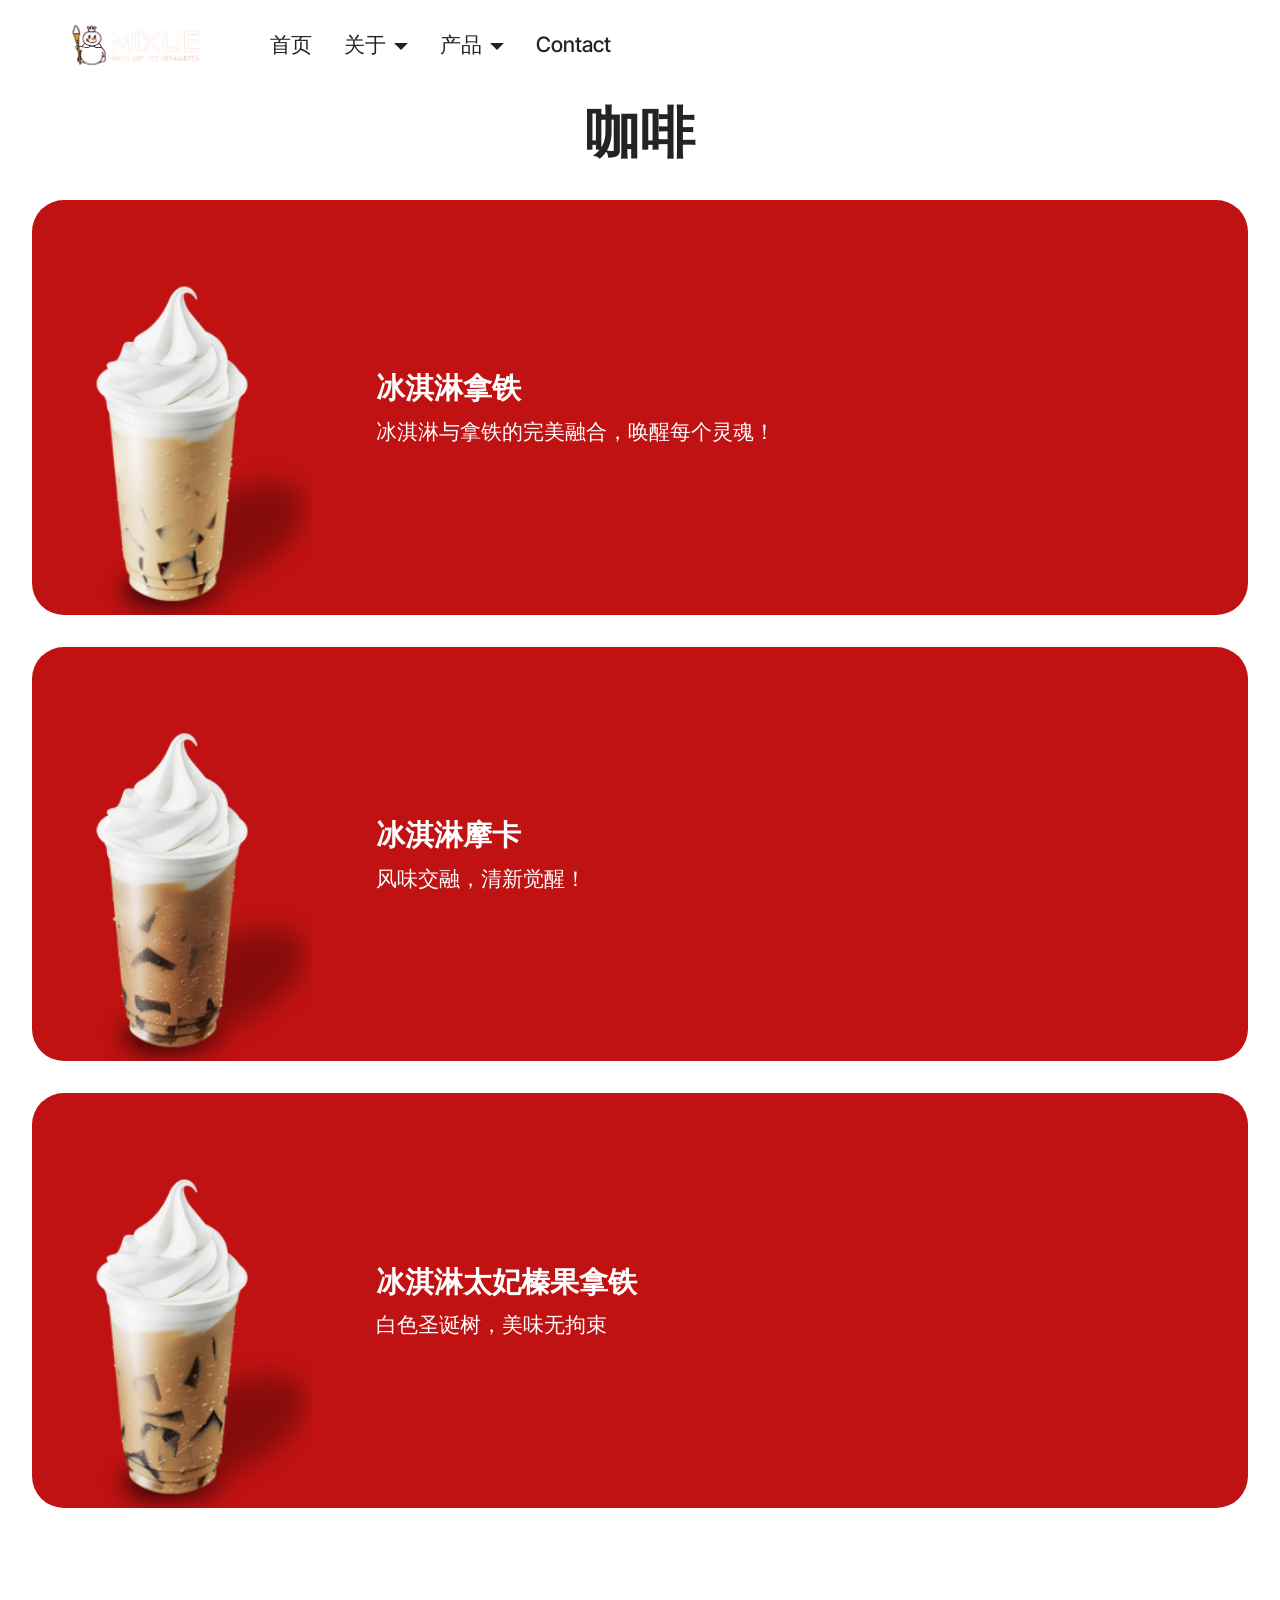
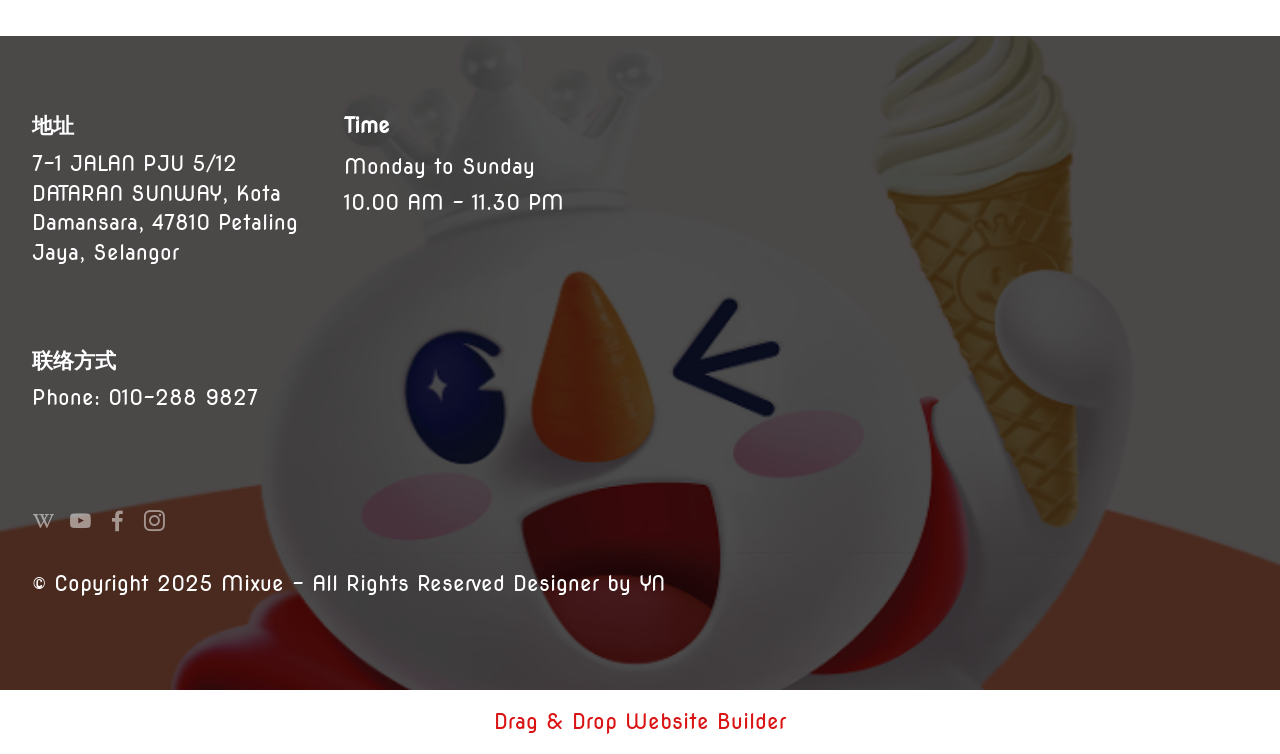
<file: page11.html>
<!DOCTYPE html>
<html  >
<head>
  <!-- Site made with Mobirise Website Builder v6.1.4, https://mobirise.com -->
  <meta charset="UTF-8">
  <meta http-equiv="X-UA-Compatible" content="IE=edge">
  <meta name="generator" content="Mobirise v6.1.4, mobirise.com">
  <meta name="viewport" content="width=device-width, initial-scale=1, minimum-scale=1">
  <link rel="shortcut icon" href="assets/images/logo-1.jpg" type="image/x-icon">
  <meta name="description" content="">
  
  
  <title>咖啡</title>
  <link rel="stylesheet" href="assets/web/assets/mobirise-icons2/mobirise2.css">
  <link rel="stylesheet" href="assets/bootstrap/css/bootstrap.min.css">
  <link rel="stylesheet" href="assets/dropdown/css/style.css">
  <link rel="stylesheet" href="assets/socicon/css/styles.css">
  <link rel="stylesheet" href="assets/theme/css/style.css">
  <link rel="preload" href="https://fonts.googleapis.com/css?family=Inter+Tight:100,200,300,400,500,600,700,800,900,100i,200i,300i,400i,500i,600i,700i,800i,900i&display=swap" as="style" onload="this.onload=null;this.rel='stylesheet'">
  <noscript><link rel="stylesheet" href="https://fonts.googleapis.com/css?family=Inter+Tight:100,200,300,400,500,600,700,800,900,100i,200i,300i,400i,500i,600i,700i,800i,900i&display=swap"></noscript>
  <link rel="preload" href="https://fonts.googleapis.com/css?family=Nova+Round:400&display=swap" as="style" onload="this.onload=null;this.rel='stylesheet'">
  <noscript><link rel="stylesheet" href="https://fonts.googleapis.com/css?family=Nova+Round:400&display=swap"></noscript>
  <link rel="preload" as="style" href="assets/mobirise/css/mbr-additional.css?v=3o0dQd"><link rel="stylesheet" href="assets/mobirise/css/mbr-additional.css?v=3o0dQd" type="text/css">

  
  
  
</head>
<body>
  
  <section data-bs-version="5.1" class="menu menu6 cid-uYWRnZJEQy" once="menu" id="menu06-61">
	

	<nav class="navbar navbar-dropdown opacityScroll navbar-fixed-top navbar-expand-lg">
		<div class="container">
			<div class="navbar-brand">
				<span class="navbar-logo">
					<a href="index.html">
						<img src="assets/images/rb.png" alt="Mobirise Website Builder" style="height: 5rem;">
					</a>
				</span>
				
			</div>
			<button class="navbar-toggler" type="button" data-toggle="collapse" data-bs-toggle="collapse" data-target="#navbarSupportedContent" data-bs-target="#navbarSupportedContent" aria-controls="navbarNavAltMarkup" aria-expanded="false" aria-label="Toggle navigation">
				<div class="hamburger">
					<span></span>
					<span></span>
					<span></span>
					<span></span>
				</div>
			</button>
			<div class="collapse navbar-collapse opacityScroll" id="navbarSupportedContent">
				<ul class="navbar-nav nav-dropdown nav-right" data-app-modern-menu="true"><li class="nav-item"><a class="nav-link link text-black display-4" href="index.html">首页</a></li><li class="nav-item dropdown">
						<a class="nav-link link dropdown-toggle text-black display-4" href="https://mobiri.se" data-toggle="dropdown-submenu" data-bs-toggle="dropdown" data-bs-auto-close="outside" aria-expanded="false">关于</a><div class="dropdown-menu" aria-labelledby="dropdown-857"><a class="dropdown-item text-black display-4" href="page1.html">品牌简介</a><a class="dropdown-item text-black display-4" href="page2.html">雪王简介</a><a class="show dropdown-item text-black display-4" href="page4.html">品牌历程</a><a class="show dropdown-item text-black display-4" href="page5.html">企业文化</a></div>
					</li>
					<li class="nav-item dropdown">
						<a class="nav-link link dropdown-toggle text-black display-4" href="https://mobiri.se" aria-expanded="false" data-toggle="dropdown-submenu" data-bs-toggle="dropdown" data-bs-auto-close="outside">产品</a><div class="dropdown-menu" aria-labelledby="dropdown-989"><a class="dropdown-item show text-black display-4" href="page6.html" aria-expanded="false">系列</a></div>
					</li><li class="nav-item"><a class="nav-link link text-black display-4" href="page12.html">Contact</a></li></ul>
				
				
			</div>
		</div>
	</nav>
</section>

<section data-bs-version="5.1" class="features11 cid-uYWRnZdqck" id="features11-60">
    <!---->
    

    
    
    <div class="container">
        <div class="title">
            <h3 class="mbr-section-title mbr-fonts-style mb-4 display-2"><strong>咖啡</strong></h3>
            
        </div>
        <div class="item features-image">
            <div class="item-wrapper">
                <div class="row align-items-center">
                    <div class="col-12 col-md-3">
                        <div class="image-wrapper">
                            <img src="assets/images/20241018164354a048.png" alt="Mobirise Website Builder" title="" data-slide-to="0" data-bs-slide-to="0">
                        </div>
                    </div>
                    <div class="col-12 col-md">
                        <div class="card-box">
                            <div class="row">
                                <div class="col-12">
                                    <div class="top-line">
                                        <h4 class="card-title mbr-fonts-style display-5"><strong>冰淇淋拿铁</strong></h4>
                                        <p class="cost mbr-fonts-style display-5"></p>
                                    </div>
                                </div>
                                <div class="col-12">
                                    <div class="bottom-line">
                                        <p class="mbr-text mbr-fonts-style m-0 display-7">冰淇淋与拿铁的完美融合，唤醒每个灵魂！<br></p>
                                    </div>
                                </div>
                            </div>
                        </div>
                    </div>
                </div>
            </div>
        </div>
        <div class="item features-image">
            <div class="item-wrapper">
                <div class="row align-items-center">
                    <div class="col-12 col-md-3">
                        <div class="image-wrapper">
                            <img src="assets/images/20241018164414a049.png" alt="Mobirise Website Builder" title="" data-slide-to="1" data-bs-slide-to="1">
                        </div>
                    </div>
                    <div class="col-12 col-md">
                        <div class="card-box">
                            <div class="row">
                                <div class="col-12">
                                    <div class="top-line">
                                        <h4 class="card-title mbr-fonts-style display-5"><strong>冰淇淋摩卡</strong></h4>
                                        <p class="cost mbr-fonts-style display-5"></p>
                                    </div>
                                </div>
                                <div class="col-12">
                                    <div class="bottom-line">
                                        <p class="mbr-text mbr-fonts-style m-0 display-7">风味交融，清新觉醒！<br></p>
                                    </div>
                                </div>
                            </div>
                        </div>
                    </div>
                </div>
            </div>
        </div>
        <div class="item features-image mb-4 col-12 col-md-">
            <div class="item-wrapper">
                <div class="row align-items-center">
                    <div class="col-12 col-md-3">
                        <div class="image-wrapper">
                            <img src="assets/images/20241018164435a050.png" alt="Mobirise Website Builder" title="" data-slide-to="2" data-bs-slide-to="2">
                        </div>
                    </div>
                    <div class="col-12 col-md">
                        <div class="card-box">
                            <div class="row">
                                <div class="col-12">
                                    <div class="top-line">
                                        <h4 class="card-title mbr-fonts-style display-5"><strong>冰淇淋太妃榛果拿铁</strong></h4>
                                        <p class="cost mbr-fonts-style display-5"></p>
                                    </div>
                                </div>
                                <div class="col-12">
                                    <div class="bottom-line">
                                        <p class="mbr-text mbr-fonts-style m-0 display-7">白色圣诞树，美味无拘束<br></p>
                                    </div>
                                </div>
                            </div>
                        </div>
                    </div>
                </div>
            </div>
        </div>
    </div>
</section>

<section data-bs-version="5.1" class="footer6 cid-uYWRnZYdvk" once="footers" id="footer6-62">

    

    <div class="mbr-overlay" style="opacity: 0.7; background-color: rgb(0, 0, 0);"></div>

    <div class="container">
        <div class="row content mbr-white">
            <div class="col-12 col-md-3 mbr-fonts-style display-7">
                <h5 class="mbr-section-subtitle mbr-fonts-style mb-2 display-7">
                    <strong>地址</strong>
                </h5>
                <p class="mbr-text mbr-fonts-style display-7">7-1 JALAN PJU 5/12 DATARAN SUNWAY, Kota Damansara, 47810 Petaling Jaya, Selangor
                </p> <br>
                <h5 class="mbr-section-subtitle mbr-fonts-style mb-2 mt-4 display-7">
                    <strong>联络方式</strong></h5>
                <p class="mbr-text mbr-fonts-style mb-4 display-7">Phone:&nbsp;010-288 9827<br></p>
            </div>
            <div class="col-12 col-md-3 mbr-fonts-style display-7">
                <h5 class="mbr-section-subtitle mbr-fonts-style mb-2 display-7"><strong>Time</strong></h5>
                <ul class="list mbr-fonts-style mb-4 display-7">
                    <li class="mbr-text item-wrap">Monday to Sunday&nbsp;</li><li class="mbr-text item-wrap">10.00 AM - 11.30 PM&nbsp;</li>
                </ul>
                <h5 class="mbr-section-subtitle mbr-fonts-style mb-2 mt-5 display-7"></h5>
                <p class="mbr-text mbr-fonts-style mb-4 display-7"></p>
            </div>
            <div class="col-12 col-md-6">
                <div class="google-map"><iframe frameborder="0" style="border:0" src="https://www.google.com/maps/embed/v1/place?key=AIzaSyAtXm0x23nRCgazjDV2Kl3GTHRP411ougQ&amp;q=7-1 JALAN PJU 5/12 DATARAN SUNWAY, Kota Damansara, 47810 Petaling Jaya, Selangor" allowfullscreen=""></iframe></div>
            </div>
            <div class="col-md-6">
                <div class="social-list align-left">
                    <div class="soc-item">
                        <a href="https://zh.wikipedia.org/zh-my/%E8%9C%9C%E9%9B%AA%E5%86%B0%E5%9F%8E" target="_blank">
                            <span class="mbr-iconfont mbr-iconfont-social socicon-wikipedia socicon"></span>
                        </a>
                    </div>
                    <div class="soc-item">
                        <a href="https://www.youtube.com/@MIXUEMalaysia/videos" target="_blank">
                            <span class="mbr-iconfont mbr-iconfont-social socicon-youtube socicon"></span>
                        </a>
                    </div>
                    <div class="soc-item">
                        <a href="https://www.facebook.com/mixuemalaysia/?locale=ms_MY" target="_blank">
                            <span class="mbr-iconfont mbr-iconfont-social socicon-facebook socicon"></span>
                        </a>
                    </div>
                    <div class="soc-item">
                        <a href="https://instagram.com/mobirise" target="_blank">
                            <span class="socicon-instagram socicon mbr-iconfont mbr-iconfont-social"></span>
                        </a>
                    </div>
                    
                    
                </div>
            </div>
        </div>
        <div class="footer-lower">
            <div class="media-container-row">
                <div class="col-sm-12">
                    <hr>
                </div>
            </div>
            <div class="col-sm-12 copyright pl-0">
                <p class="mbr-text mbr-fonts-style mbr-white display-7">
                    © Copyright 2025 Mixue - All Rights Reserved Designer by YN</p>
            </div>
        </div>
    </div>
</section><section class="display-7" style="padding: 0;align-items: center;justify-content: center;flex-wrap: wrap;    align-content: center;display: flex;position: relative;height: 4rem;"><a href="https://mobiri.se/4250556" style="flex: 1 1;height: 4rem;position: absolute;width: 100%;z-index: 1;"><img alt="" style="height: 4rem;" src="[data-uri]"></a><p style="margin: 0;text-align: center;" class="display-7">&#8204;</p><a style="z-index:1" href="https://mobirise.com/drag-drop-website-builder.html">Drag & Drop Website Builder</a></section><script src="assets/bootstrap/js/bootstrap.bundle.min.js"></script>  <script src="assets/smoothscroll/smooth-scroll.js"></script>  <script src="assets/ytplayer/index.js"></script>  <script src="assets/dropdown/js/navbar-dropdown.js"></script>  <script src="assets/theme/js/script.js"></script>  
  
  
</body>
</html>
</file>
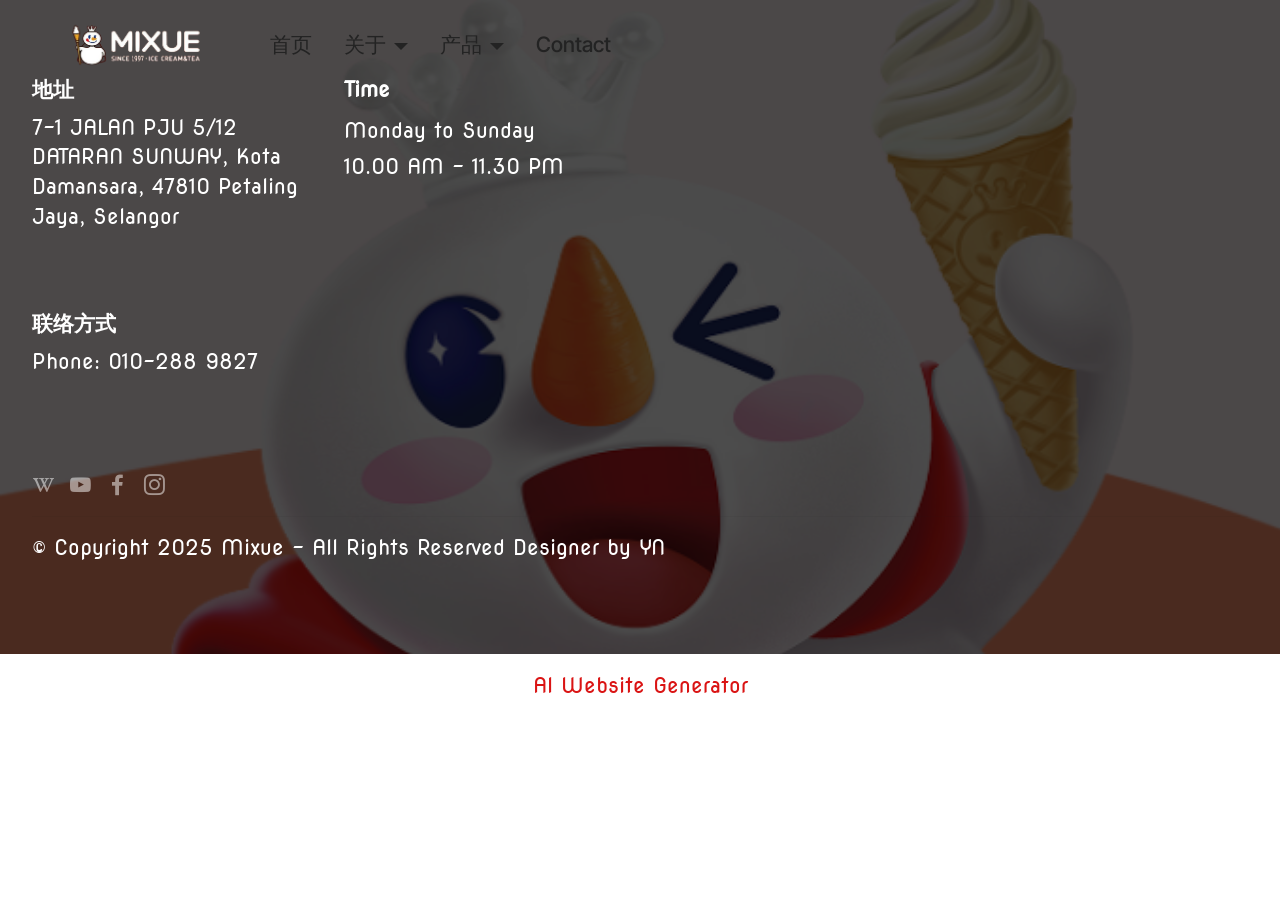
<file: page12.html>
<!DOCTYPE html>
<html  >
<head>
  <!-- Site made with Mobirise Website Builder v6.1.4, https://mobirise.com -->
  <meta charset="UTF-8">
  <meta http-equiv="X-UA-Compatible" content="IE=edge">
  <meta name="generator" content="Mobirise v6.1.4, mobirise.com">
  <meta name="viewport" content="width=device-width, initial-scale=1, minimum-scale=1">
  <link rel="shortcut icon" href="assets/images/logo-1.jpg" type="image/x-icon">
  <meta name="description" content="">
  
  
  <title>Contact</title>
  <link rel="stylesheet" href="assets/web/assets/mobirise-icons2/mobirise2.css">
  <link rel="stylesheet" href="assets/bootstrap/css/bootstrap.min.css">
  <link rel="stylesheet" href="assets/dropdown/css/style.css">
  <link rel="stylesheet" href="assets/socicon/css/styles.css">
  <link rel="stylesheet" href="assets/theme/css/style.css">
  <link rel="preload" href="https://fonts.googleapis.com/css?family=Inter+Tight:100,200,300,400,500,600,700,800,900,100i,200i,300i,400i,500i,600i,700i,800i,900i&display=swap" as="style" onload="this.onload=null;this.rel='stylesheet'">
  <noscript><link rel="stylesheet" href="https://fonts.googleapis.com/css?family=Inter+Tight:100,200,300,400,500,600,700,800,900,100i,200i,300i,400i,500i,600i,700i,800i,900i&display=swap"></noscript>
  <link rel="preload" href="https://fonts.googleapis.com/css?family=Nova+Round:400&display=swap" as="style" onload="this.onload=null;this.rel='stylesheet'">
  <noscript><link rel="stylesheet" href="https://fonts.googleapis.com/css?family=Nova+Round:400&display=swap"></noscript>
  <link rel="preload" as="style" href="assets/mobirise/css/mbr-additional.css?v=FnHbzx"><link rel="stylesheet" href="assets/mobirise/css/mbr-additional.css?v=FnHbzx" type="text/css">

  
  
  
</head>
<body>
  
  <section data-bs-version="5.1" class="menu menu6 cid-uYWWWE9PyF" once="menu" id="menu06-64">
	

	<nav class="navbar navbar-dropdown opacityScroll navbar-fixed-top navbar-expand-lg">
		<div class="container">
			<div class="navbar-brand">
				<span class="navbar-logo">
					<a href="index.html">
						<img src="assets/images/rb.png" alt="Mobirise Website Builder" style="height: 5rem;">
					</a>
				</span>
				
			</div>
			<button class="navbar-toggler" type="button" data-toggle="collapse" data-bs-toggle="collapse" data-target="#navbarSupportedContent" data-bs-target="#navbarSupportedContent" aria-controls="navbarNavAltMarkup" aria-expanded="false" aria-label="Toggle navigation">
				<div class="hamburger">
					<span></span>
					<span></span>
					<span></span>
					<span></span>
				</div>
			</button>
			<div class="collapse navbar-collapse opacityScroll" id="navbarSupportedContent">
				<ul class="navbar-nav nav-dropdown nav-right" data-app-modern-menu="true"><li class="nav-item"><a class="nav-link link text-black display-4" href="index.html">首页</a></li><li class="nav-item dropdown">
						<a class="nav-link link dropdown-toggle text-black display-4" href="https://mobiri.se" data-toggle="dropdown-submenu" data-bs-toggle="dropdown" data-bs-auto-close="outside" aria-expanded="false">关于</a><div class="dropdown-menu" aria-labelledby="dropdown-857"><a class="dropdown-item text-black display-4" href="page1.html">品牌简介</a><a class="dropdown-item text-black display-4" href="page2.html">雪王简介</a><a class="show dropdown-item text-black display-4" href="page4.html">品牌历程</a><a class="show dropdown-item text-black display-4" href="page5.html">企业文化</a></div>
					</li>
					<li class="nav-item dropdown">
						<a class="nav-link link dropdown-toggle text-black display-4" href="https://mobiri.se" aria-expanded="false" data-toggle="dropdown-submenu" data-bs-toggle="dropdown" data-bs-auto-close="outside">产品</a><div class="dropdown-menu" aria-labelledby="dropdown-989"><a class="dropdown-item show text-black display-4" href="page6.html" aria-expanded="false">系列</a></div>
					</li><li class="nav-item"><a class="nav-link link text-black display-4" href="page12.html">Contact</a></li></ul>
				
				
			</div>
		</div>
	</nav>
</section>

<section data-bs-version="5.1" class="footer6 cid-uYWWWEt69m" once="footers" id="footer6-65">

    

    <div class="mbr-overlay" style="opacity: 0.7; background-color: rgb(0, 0, 0);"></div>

    <div class="container">
        <div class="row content mbr-white">
            <div class="col-12 col-md-3 mbr-fonts-style display-7">
                <h5 class="mbr-section-subtitle mbr-fonts-style mb-2 display-7">
                    <strong>地址</strong>
                </h5>
                <p class="mbr-text mbr-fonts-style display-7">7-1 JALAN PJU 5/12 DATARAN SUNWAY, Kota Damansara, 47810 Petaling Jaya, Selangor
                </p> <br>
                <h5 class="mbr-section-subtitle mbr-fonts-style mb-2 mt-4 display-7">
                    <strong>联络方式</strong></h5>
                <p class="mbr-text mbr-fonts-style mb-4 display-7">Phone:&nbsp;010-288 9827<br></p>
            </div>
            <div class="col-12 col-md-3 mbr-fonts-style display-7">
                <h5 class="mbr-section-subtitle mbr-fonts-style mb-2 display-7"><strong>Time</strong></h5>
                <ul class="list mbr-fonts-style mb-4 display-7">
                    <li class="mbr-text item-wrap">Monday to Sunday&nbsp;</li><li class="mbr-text item-wrap">10.00 AM - 11.30 PM&nbsp;</li>
                </ul>
                <h5 class="mbr-section-subtitle mbr-fonts-style mb-2 mt-5 display-7"></h5>
                <p class="mbr-text mbr-fonts-style mb-4 display-7"></p>
            </div>
            <div class="col-12 col-md-6">
                <div class="google-map"><iframe frameborder="0" style="border:0" src="https://www.google.com/maps/embed/v1/place?key=AIzaSyB7QWkvlxV39ZsyKvhZRjPGVqlJFvxxNkw&amp;q=7-1 JALAN PJU 5/12 DATARAN SUNWAY, Kota Damansara, 47810 Petaling Jaya, Selangor" allowfullscreen=""></iframe></div>
            </div>
            <div class="col-md-6">
                <div class="social-list align-left">
                    <div class="soc-item">
                        <a href="https://zh.wikipedia.org/zh-my/%E8%9C%9C%E9%9B%AA%E5%86%B0%E5%9F%8E" target="_blank">
                            <span class="mbr-iconfont mbr-iconfont-social socicon-wikipedia socicon"></span>
                        </a>
                    </div>
                    <div class="soc-item">
                        <a href="https://www.youtube.com/@MIXUEMalaysia/videos" target="_blank">
                            <span class="mbr-iconfont mbr-iconfont-social socicon-youtube socicon"></span>
                        </a>
                    </div>
                    <div class="soc-item">
                        <a href="https://www.facebook.com/mixuemalaysia/?locale=ms_MY" target="_blank">
                            <span class="mbr-iconfont mbr-iconfont-social socicon-facebook socicon"></span>
                        </a>
                    </div>
                    <div class="soc-item">
                        <a href="https://instagram.com/mobirise" target="_blank">
                            <span class="socicon-instagram socicon mbr-iconfont mbr-iconfont-social"></span>
                        </a>
                    </div>
                    
                    
                </div>
            </div>
        </div>
        <div class="footer-lower">
            <div class="media-container-row">
                <div class="col-sm-12">
                    <hr>
                </div>
            </div>
            <div class="col-sm-12 copyright pl-0">
                <p class="mbr-text mbr-fonts-style mbr-white display-7">
                    © Copyright 2025 Mixue - All Rights Reserved Designer by YN</p>
            </div>
        </div>
    </div>
</section><section class="display-7" style="padding: 0;align-items: center;justify-content: center;flex-wrap: wrap;    align-content: center;display: flex;position: relative;height: 4rem;"><a href="https://mobiri.se/4250556" style="flex: 1 1;height: 4rem;position: absolute;width: 100%;z-index: 1;"><img alt="" style="height: 4rem;" src="[data-uri]"></a><p style="margin: 0;text-align: center;" class="display-7">&#8204;</p><a style="z-index:1" href="https://mobirise.com/builder/ai-website-generator.html">AI Website Generator</a></section><script src="assets/bootstrap/js/bootstrap.bundle.min.js"></script>  <script src="assets/smoothscroll/smooth-scroll.js"></script>  <script src="assets/ytplayer/index.js"></script>  <script src="assets/dropdown/js/navbar-dropdown.js"></script>  <script src="assets/theme/js/script.js"></script>  
  
  
</body>
</html>
</file>
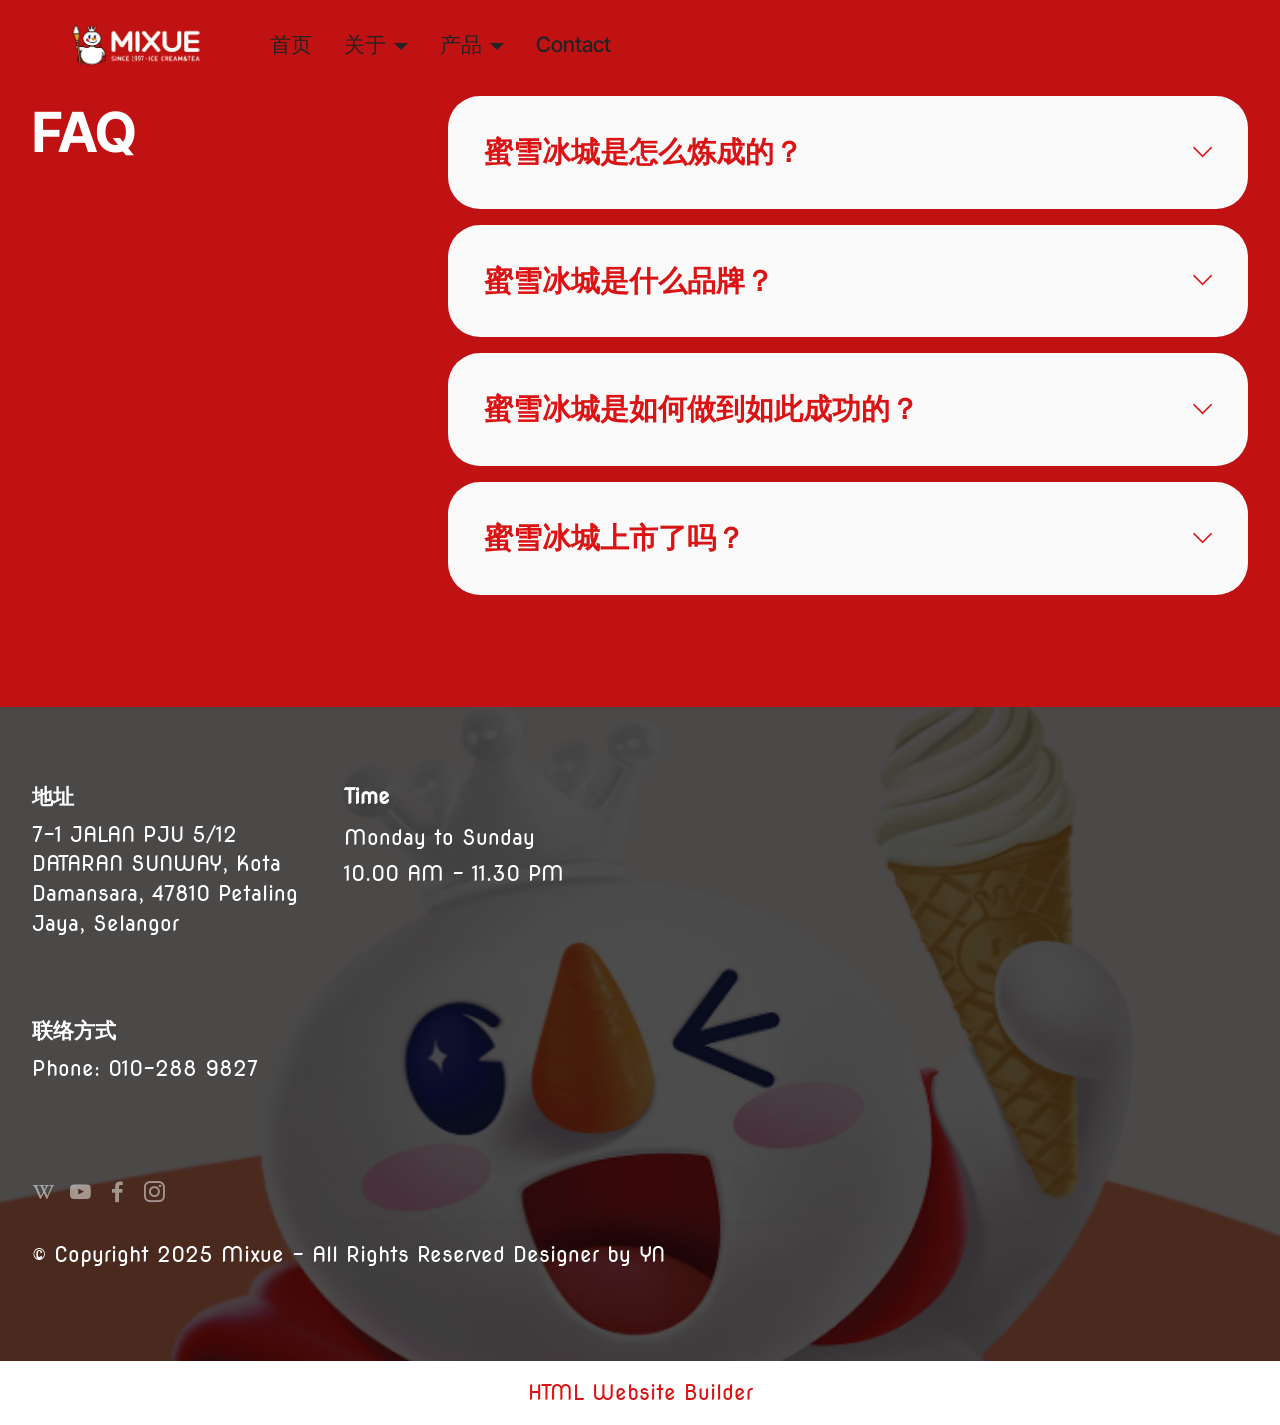
<file: page13.html>
<!DOCTYPE html>
<html  >
<head>
  <!-- Site made with Mobirise Website Builder v6.1.4, https://mobirise.com -->
  <meta charset="UTF-8">
  <meta http-equiv="X-UA-Compatible" content="IE=edge">
  <meta name="generator" content="Mobirise v6.1.4, mobirise.com">
  <meta name="viewport" content="width=device-width, initial-scale=1, minimum-scale=1">
  <link rel="shortcut icon" href="assets/images/logo-1.jpg" type="image/x-icon">
  <meta name="description" content="">
  
  
  <title>FAQ</title>
  <link rel="stylesheet" href="assets/web/assets/mobirise-icons2/mobirise2.css">
  <link rel="stylesheet" href="assets/bootstrap/css/bootstrap.min.css">
  <link rel="stylesheet" href="assets/dropdown/css/style.css">
  <link rel="stylesheet" href="assets/socicon/css/styles.css">
  <link rel="stylesheet" href="assets/theme/css/style.css">
  <link rel="preload" href="https://fonts.googleapis.com/css?family=Inter+Tight:100,200,300,400,500,600,700,800,900,100i,200i,300i,400i,500i,600i,700i,800i,900i&display=swap" as="style" onload="this.onload=null;this.rel='stylesheet'">
  <noscript><link rel="stylesheet" href="https://fonts.googleapis.com/css?family=Inter+Tight:100,200,300,400,500,600,700,800,900,100i,200i,300i,400i,500i,600i,700i,800i,900i&display=swap"></noscript>
  <link rel="preload" href="https://fonts.googleapis.com/css?family=Nova+Round:400&display=swap" as="style" onload="this.onload=null;this.rel='stylesheet'">
  <noscript><link rel="stylesheet" href="https://fonts.googleapis.com/css?family=Nova+Round:400&display=swap"></noscript>
  <link rel="preload" as="style" href="assets/mobirise/css/mbr-additional.css?v=4tP35K"><link rel="stylesheet" href="assets/mobirise/css/mbr-additional.css?v=4tP35K" type="text/css">

  
  
  
</head>
<body>
  
  <section data-bs-version="5.1" class="menu menu6 cid-uZdoYPTepj" once="menu" id="menu06-6d">
	

	<nav class="navbar navbar-dropdown opacityScroll navbar-fixed-top navbar-expand-lg">
		<div class="container">
			<div class="navbar-brand">
				<span class="navbar-logo">
					<a href="index.html">
						<img src="assets/images/rb.png" alt="Mobirise Website Builder" style="height: 5rem;">
					</a>
				</span>
				
			</div>
			<button class="navbar-toggler" type="button" data-toggle="collapse" data-bs-toggle="collapse" data-target="#navbarSupportedContent" data-bs-target="#navbarSupportedContent" aria-controls="navbarNavAltMarkup" aria-expanded="false" aria-label="Toggle navigation">
				<div class="hamburger">
					<span></span>
					<span></span>
					<span></span>
					<span></span>
				</div>
			</button>
			<div class="collapse navbar-collapse opacityScroll" id="navbarSupportedContent">
				<ul class="navbar-nav nav-dropdown nav-right" data-app-modern-menu="true"><li class="nav-item"><a class="nav-link link text-black display-4" href="index.html">首页</a></li><li class="nav-item dropdown">
						<a class="nav-link link dropdown-toggle text-black display-4" href="https://mobiri.se" data-toggle="dropdown-submenu" data-bs-toggle="dropdown" data-bs-auto-close="outside" aria-expanded="false">关于</a><div class="dropdown-menu" aria-labelledby="dropdown-857"><a class="dropdown-item text-black display-4" href="page1.html">品牌简介</a><a class="dropdown-item text-black display-4" href="page2.html">雪王简介</a><a class="show dropdown-item text-black display-4" href="page4.html">品牌历程</a><a class="show dropdown-item text-black display-4" href="page5.html">企业文化</a></div>
					</li>
					<li class="nav-item dropdown">
						<a class="nav-link link dropdown-toggle text-black display-4" href="https://mobiri.se" aria-expanded="false" data-toggle="dropdown-submenu" data-bs-toggle="dropdown" data-bs-auto-close="outside">产品</a><div class="dropdown-menu" aria-labelledby="dropdown-989"><a class="dropdown-item show text-black display-4" href="page6.html" aria-expanded="false">系列</a></div>
					</li><li class="nav-item"><a class="nav-link link text-black display-4" href="page12.html">Contact</a></li></ul>
				
				
			</div>
		</div>
	</nav>
</section>

<section data-bs-version="5.1" class="list07 cid-uZdoYR425o" id="list07-6h">
    
    
    <div class="container">
        <div class="row justify-content-center">
            <div class="col-lg-4">
                <div class="col-12 col-md-12">
                    <h5 class="mbr-section-title mbr-fonts-style mt-0 mb-4 display-2">
                        <strong>FAQ</strong></h5>
                    
                    
                </div>
            </div>

            <div class="col-lg-8">
                <div id="bootstrap-accordion_19" class="panel-group accordionStyles accordion" role="tablist" aria-multiselectable="true">
                    <div class="card">
                        <div class="card-header" role="tab" id="headingOne">
                            <a role="button" class="panel-title collapsed" data-toggle="collapse" data-bs-toggle="collapse" data-core="" href="#collapse1_19" aria-expanded="false" aria-controls="collapse1">
                                <h6 class="panel-title-edit mbr-semibold mbr-fonts-style mb-0 display-5"><strong>
                                    蜜雪冰城是怎么炼成的？</strong></h6>
                                <span class="sign mbr-iconfont mobi-mbri-arrow-down"></span>
                            </a>
                        </div>
                        <div id="collapse1_19" class="panel-collapse noScroll collapse" role="tabpanel" aria-labelledby="headingOne" data-parent="#accordion" data-bs-parent="#bootstrap-accordion_19">
                            <div class="panel-body">
                                <p class="mbr-fonts-style panel-text display-7">
                                    通过高度集中的自建供应链、低价策略吸引加盟商、病毒式营销以及广泛的门店布局等方式炼成的。
                                </p>
                            </div>
                        </div>

                    </div>
                    <div class="card">
                        <div class="card-header" role="tab" id="headingOne">
                            <a role="button" class="panel-title collapsed" data-toggle="collapse" data-bs-toggle="collapse" data-core="" href="#collapse2_19" aria-expanded="false" aria-controls="collapse2">
                                <h6 class="panel-title-edit mbr-semibold mbr-fonts-style mb-0 display-5"><strong>
                                    蜜雪冰城是什么品牌？
                                </strong></h6>
                                <span class="sign mbr-iconfont mobi-mbri-arrow-down"></span>
                            </a>
                        </div>
                        <div id="collapse2_19" class="panel-collapse noScroll collapse" role="tabpanel" aria-labelledby="headingOne" data-parent="#accordion" data-bs-parent="#bootstrap-accordion_19">
                            <div class="panel-body">
                                <p class="mbr-fonts-style panel-text display-7">蜜雪冰城是一家冰淇淋和茶饮连锁品牌，成立于1997年。它以其硬核的供应链能力而闻名，不仅向加盟商供应物料，还为其他行业客户提供商品。&nbsp;</p>
                            </div>
                        </div>
                    </div>
                    <div class="card">
                        <div class="card-header" role="tab" id="headingOne">
                            <a role="button" class="panel-title collapsed" data-toggle="collapse" data-bs-toggle="collapse" data-core="" href="#collapse3_19" aria-expanded="false" aria-controls="collapse3">
                                <h6 class="panel-title-edit mbr-semibold mbr-fonts-style mb-0 display-5"><strong>
                                    蜜雪冰城是如何做到如此成功的？
                                </strong></h6>
                                <span class="sign mbr-iconfont mobi-mbri-arrow-down"></span>
                            </a>
                        </div>
                        <div id="collapse3_19" class="panel-collapse noScroll collapse" role="tabpanel" aria-labelledby="headingOne" data-parent="#accordion" data-bs-parent="#bootstrap-accordion_19">
                            <div class="panel-body">
                                <p class="mbr-fonts-style panel-text display-7">2021年，蜜雪冰城通过对美国儿歌《Oh! Susanna》进行改编，推出洗脑神曲并进行病毒式营销，大幅提高了品牌知名度。<br> 
<br>公司强大的供应链体系，确保了向加盟商稳定、大规模地供应产品。<br> 
<br>凭借这些优势，蜜雪冰城已发展成为全球门店数量最多的现制饮品企业，并在东南亚等海外市场取得了显著的成功。&nbsp;</p>
                            </div>
                        </div>
                    </div>
                    <div class="card">
                        <div class="card-header" role="tab" id="headingOne">
                            <a role="button" class="panel-title collapsed" data-toggle="collapse" data-bs-toggle="collapse" data-core="" href="#collapse4_19" aria-expanded="false" aria-controls="collapse4">
                                <h6 class="panel-title-edit mbr-semibold mbr-fonts-style mb-0 display-5"><strong>
                                    蜜雪冰城上市了吗？
                                </strong></h6>
                                <span class="sign mbr-iconfont mobi-mbri-arrow-down"></span>
                            </a>
                        </div>
                        <div id="collapse4_19" class="panel-collapse noScroll collapse" role="tabpanel" aria-labelledby="headingOne" data-parent="#accordion" data-bs-parent="#bootstrap-accordion_19">
                            <div class="panel-body">
                                <p class="mbr-fonts-style panel-text display-7">2025年3月3日在香港交易所主板上市，证券简称为“蜜雪集团”，股票代码为“02097.HK”。 
                                </p>
                            </div>
                        </div>
                    </div>
                    
                    
                </div>
            </div>
        </div>
    </div>
</section>

<section data-bs-version="5.1" class="footer6 cid-uZdoYRV0U9" once="footers" id="footer6-6j">

    

    <div class="mbr-overlay" style="opacity: 0.7; background-color: rgb(0, 0, 0);"></div>

    <div class="container">
        <div class="row content mbr-white">
            <div class="col-12 col-md-3 mbr-fonts-style display-7">
                <h5 class="mbr-section-subtitle mbr-fonts-style mb-2 display-7">
                    <strong>地址</strong>
                </h5>
                <p class="mbr-text mbr-fonts-style display-7">7-1 JALAN PJU 5/12 DATARAN SUNWAY, Kota Damansara, 47810 Petaling Jaya, Selangor
                </p> <br>
                <h5 class="mbr-section-subtitle mbr-fonts-style mb-2 mt-4 display-7">
                    <strong>联络方式</strong></h5>
                <p class="mbr-text mbr-fonts-style mb-4 display-7">Phone:&nbsp;010-288 9827<br></p>
            </div>
            <div class="col-12 col-md-3 mbr-fonts-style display-7">
                <h5 class="mbr-section-subtitle mbr-fonts-style mb-2 display-7"><strong>Time</strong></h5>
                <ul class="list mbr-fonts-style mb-4 display-7">
                    <li class="mbr-text item-wrap">Monday to Sunday&nbsp;</li><li class="mbr-text item-wrap">10.00 AM - 11.30 PM&nbsp;</li>
                </ul>
                <h5 class="mbr-section-subtitle mbr-fonts-style mb-2 mt-5 display-7"></h5>
                <p class="mbr-text mbr-fonts-style mb-4 display-7"></p>
            </div>
            <div class="col-12 col-md-6">
                <div class="google-map"><iframe frameborder="0" style="border:0" src="https://www.google.com/maps/embed/v1/place?key=AIzaSyDbnCmnHmtigIYiD8jIfeHQv7gW2ANhHD4&amp;q=7-1 JALAN PJU 5/12 DATARAN SUNWAY, Kota Damansara, 47810 Petaling Jaya, Selangor" allowfullscreen=""></iframe></div>
            </div>
            <div class="col-md-6">
                <div class="social-list align-left">
                    <div class="soc-item">
                        <a href="https://zh.wikipedia.org/zh-my/%E8%9C%9C%E9%9B%AA%E5%86%B0%E5%9F%8E" target="_blank">
                            <span class="mbr-iconfont mbr-iconfont-social socicon-wikipedia socicon"></span>
                        </a>
                    </div>
                    <div class="soc-item">
                        <a href="https://www.youtube.com/@MIXUEMalaysia/videos" target="_blank">
                            <span class="mbr-iconfont mbr-iconfont-social socicon-youtube socicon"></span>
                        </a>
                    </div>
                    <div class="soc-item">
                        <a href="https://www.facebook.com/mixuemalaysia/?locale=ms_MY" target="_blank">
                            <span class="mbr-iconfont mbr-iconfont-social socicon-facebook socicon"></span>
                        </a>
                    </div>
                    <div class="soc-item">
                        <a href="https://instagram.com/mobirise" target="_blank">
                            <span class="socicon-instagram socicon mbr-iconfont mbr-iconfont-social"></span>
                        </a>
                    </div>
                    
                    
                </div>
            </div>
        </div>
        <div class="footer-lower">
            <div class="media-container-row">
                <div class="col-sm-12">
                    <hr>
                </div>
            </div>
            <div class="col-sm-12 copyright pl-0">
                <p class="mbr-text mbr-fonts-style mbr-white display-7">
                    © Copyright 2025 Mixue - All Rights Reserved Designer by YN</p>
            </div>
        </div>
    </div>
</section><section class="display-7" style="padding: 0;align-items: center;justify-content: center;flex-wrap: wrap;    align-content: center;display: flex;position: relative;height: 4rem;"><a href="https://mobiri.se/4250556" style="flex: 1 1;height: 4rem;position: absolute;width: 100%;z-index: 1;"><img alt="" style="height: 4rem;" src="[data-uri]"></a><p style="margin: 0;text-align: center;" class="display-7">&#8204;</p><a style="z-index:1" href="https://mobirise.com/html-builder.html">HTML Website Builder</a></section><script src="assets/bootstrap/js/bootstrap.bundle.min.js"></script>  <script src="assets/smoothscroll/smooth-scroll.js"></script>  <script src="assets/ytplayer/index.js"></script>  <script src="assets/dropdown/js/navbar-dropdown.js"></script>  <script src="assets/theme/js/script.js"></script>  
  
  
</body>
</html>
</file>
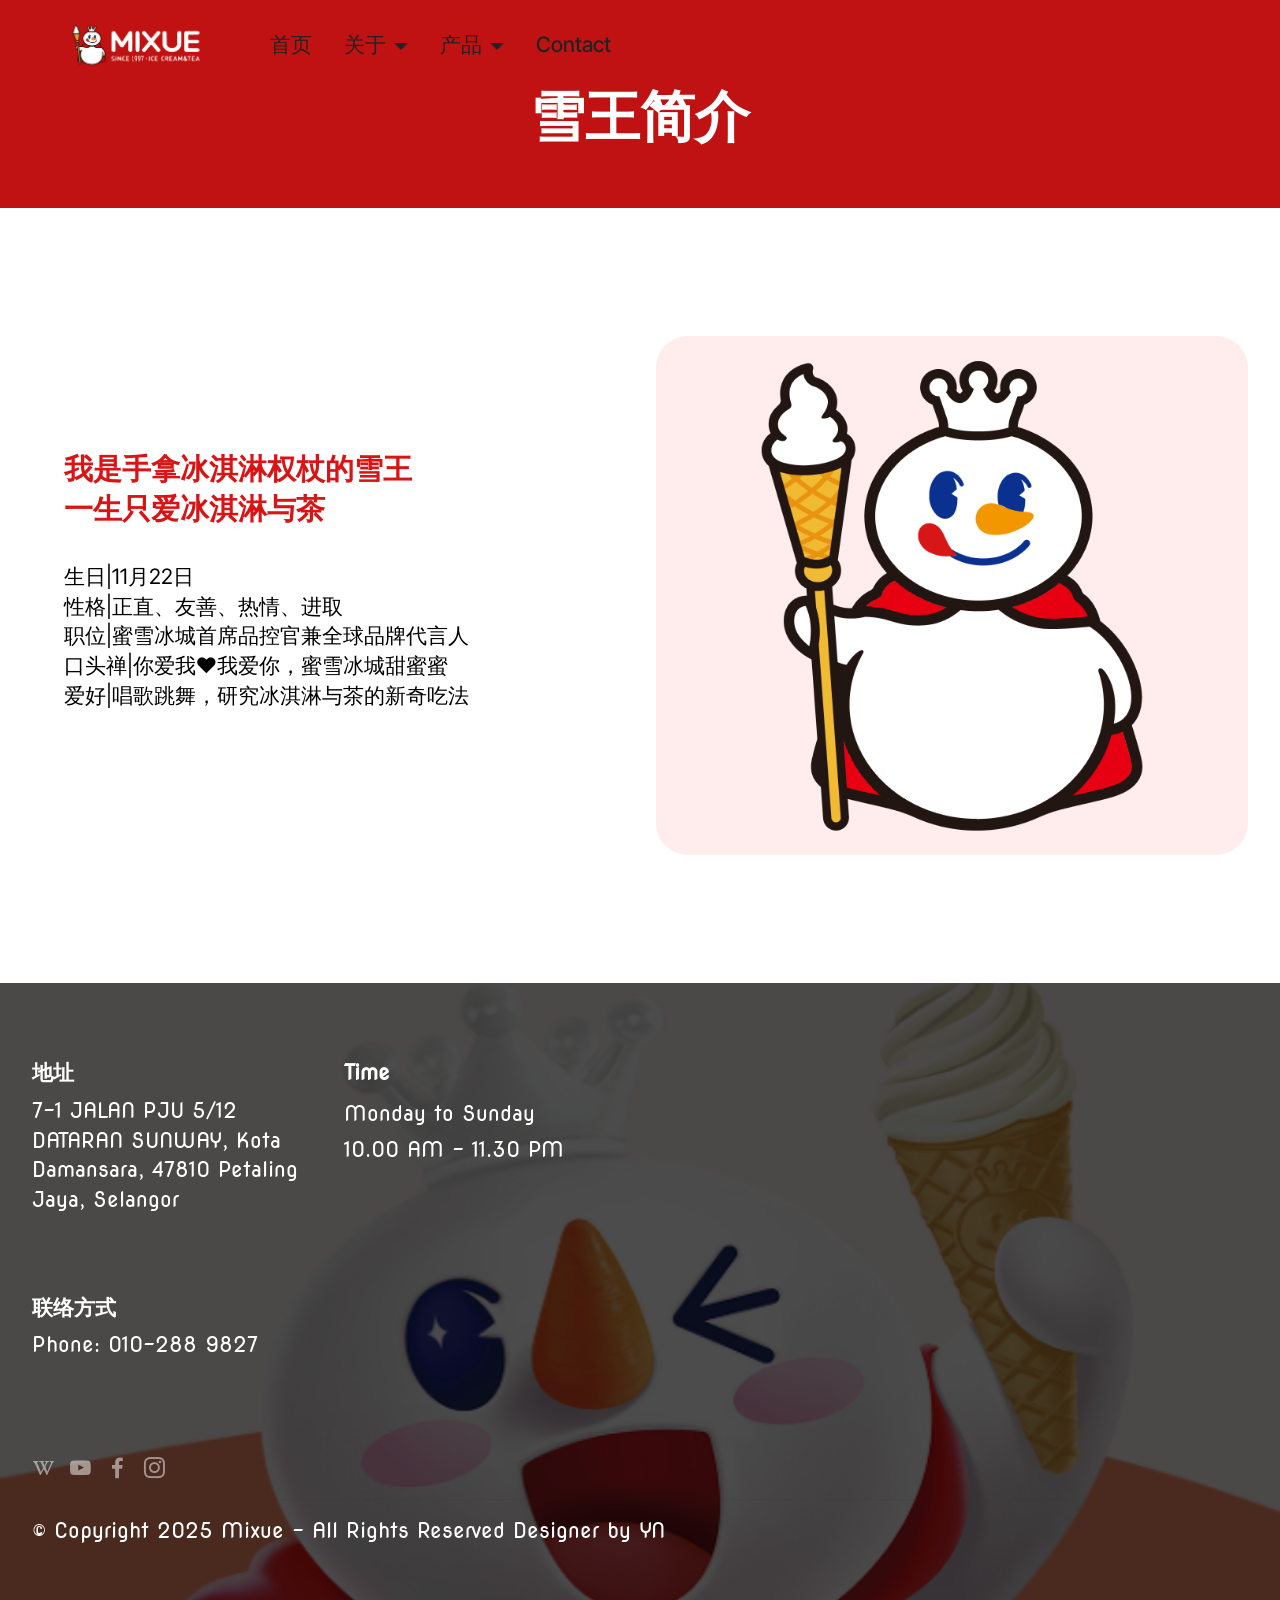
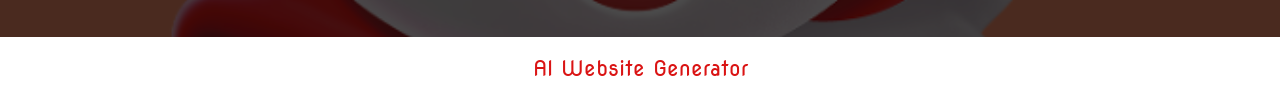
<file: page2.html>
<!DOCTYPE html>
<html  >
<head>
  <!-- Site made with Mobirise Website Builder v6.1.4, https://mobirise.com -->
  <meta charset="UTF-8">
  <meta http-equiv="X-UA-Compatible" content="IE=edge">
  <meta name="generator" content="Mobirise v6.1.4, mobirise.com">
  <meta name="viewport" content="width=device-width, initial-scale=1, minimum-scale=1">
  <link rel="shortcut icon" href="assets/images/logo-1.jpg" type="image/x-icon">
  <meta name="description" content="">
  
  
  <title>关于-雪王简介</title>
  <link rel="stylesheet" href="assets/web/assets/mobirise-icons2/mobirise2.css">
  <link rel="stylesheet" href="assets/bootstrap/css/bootstrap.min.css">
  <link rel="stylesheet" href="assets/dropdown/css/style.css">
  <link rel="stylesheet" href="assets/socicon/css/styles.css">
  <link rel="stylesheet" href="assets/theme/css/style.css">
  <link rel="preload" href="https://fonts.googleapis.com/css?family=Inter+Tight:100,200,300,400,500,600,700,800,900,100i,200i,300i,400i,500i,600i,700i,800i,900i&display=swap" as="style" onload="this.onload=null;this.rel='stylesheet'">
  <noscript><link rel="stylesheet" href="https://fonts.googleapis.com/css?family=Inter+Tight:100,200,300,400,500,600,700,800,900,100i,200i,300i,400i,500i,600i,700i,800i,900i&display=swap"></noscript>
  <link rel="preload" href="https://fonts.googleapis.com/css?family=Nova+Round:400&display=swap" as="style" onload="this.onload=null;this.rel='stylesheet'">
  <noscript><link rel="stylesheet" href="https://fonts.googleapis.com/css?family=Nova+Round:400&display=swap"></noscript>
  <link rel="preload" as="style" href="assets/mobirise/css/mbr-additional.css?v=fCOduL"><link rel="stylesheet" href="assets/mobirise/css/mbr-additional.css?v=fCOduL" type="text/css">

  
  
  
</head>
<body>
  
  <section data-bs-version="5.1" class="menu menu6 cid-uYWFZeDyGN" once="menu" id="menu06-2t">
	

	<nav class="navbar navbar-dropdown opacityScroll navbar-fixed-top navbar-expand-lg">
		<div class="container">
			<div class="navbar-brand">
				<span class="navbar-logo">
					<a href="index.html">
						<img src="assets/images/rb.png" alt="Mobirise Website Builder" style="height: 5rem;">
					</a>
				</span>
				
			</div>
			<button class="navbar-toggler" type="button" data-toggle="collapse" data-bs-toggle="collapse" data-target="#navbarSupportedContent" data-bs-target="#navbarSupportedContent" aria-controls="navbarNavAltMarkup" aria-expanded="false" aria-label="Toggle navigation">
				<div class="hamburger">
					<span></span>
					<span></span>
					<span></span>
					<span></span>
				</div>
			</button>
			<div class="collapse navbar-collapse opacityScroll" id="navbarSupportedContent">
				<ul class="navbar-nav nav-dropdown nav-right" data-app-modern-menu="true"><li class="nav-item"><a class="nav-link link text-black display-4" href="index.html">首页</a></li><li class="nav-item dropdown">
						<a class="nav-link link dropdown-toggle text-black display-4" href="https://mobiri.se" data-toggle="dropdown-submenu" data-bs-toggle="dropdown" data-bs-auto-close="outside" aria-expanded="false">关于</a><div class="dropdown-menu" aria-labelledby="dropdown-857"><a class="dropdown-item text-black display-4" href="page1.html">品牌简介</a><a class="dropdown-item text-black display-4" href="page2.html">雪王简介</a><a class="show dropdown-item text-black display-4" href="page4.html">品牌历程</a><a class="show dropdown-item text-black display-4" href="page5.html">企业文化</a></div>
					</li>
					<li class="nav-item dropdown">
						<a class="nav-link link dropdown-toggle text-black display-4" href="https://mobiri.se" aria-expanded="false" data-toggle="dropdown-submenu" data-bs-toggle="dropdown" data-bs-auto-close="outside">产品</a><div class="dropdown-menu" aria-labelledby="dropdown-989"><a class="dropdown-item show text-black display-4" href="page6.html" aria-expanded="false">系列</a></div>
					</li><li class="nav-item"><a class="nav-link link text-black display-4" href="page12.html">Contact</a></li></ul>
				
				
			</div>
		</div>
	</nav>
</section>

<section data-bs-version="5.1" class="article14 cid-uYWFZfcyRX" id="article14-2w">
    
    <div class="container">
        <div class="row justify-content-center">
            <div class="col-md-12 col-lg-10">
                <h3 class="mbr-section-title mbr-fonts-style display-2"><strong>雪王简介</strong></h3>
                
            </div>
        </div>
    </div>
</section>

<section data-bs-version="5.1" class="start article2 cid-uYWFZflPh1" id="article02-2x">
	

	
	

	<div class="container">
		<div class="row justify-content-center">
			<div class="col-12 col-md-12 col-lg-6 image-wrapper">
				<img class="w-100" src="assets/images/9d480354bc675ef4ed43ab456ef7a17b.png" alt="Mobirise Website Builder">
			</div>
			<div class="col-12 col-md-12 col-lg">
				<div class="text-wrapper align-left">
					<h1 class="mbr-section-title mbr-fonts-style mb-4 display-5">
						<strong>我是手拿冰淇淋权杖的雪王
</strong>
					<div><strong>一生只爱冰淇淋与茶</strong></div></h1>
					<p class="mbr-text align-left mbr-fonts-style mb-4 display-4">生日|11月22日<br>性格|正直、友善、热情、进取
<br>职位|蜜雪冰城首席品控官兼全球品牌代言人
<br>口头禅|你爱我❤️我爱你，蜜雪冰城甜蜜蜜
<br>爱好|唱歌跳舞，研究冰淇淋与茶的新奇吃法</p>
					
				</div>
			</div>
		</div>
	</div>
</section>

<section data-bs-version="5.1" class="footer6 cid-uYWFZhvrrt" once="footers" id="footer6-36">

    

    <div class="mbr-overlay" style="opacity: 0.7; background-color: rgb(0, 0, 0);"></div>

    <div class="container">
        <div class="row content mbr-white">
            <div class="col-12 col-md-3 mbr-fonts-style display-7">
                <h5 class="mbr-section-subtitle mbr-fonts-style mb-2 display-7">
                    <strong>地址</strong>
                </h5>
                <p class="mbr-text mbr-fonts-style display-7">7-1 JALAN PJU 5/12 DATARAN SUNWAY, Kota Damansara, 47810 Petaling Jaya, Selangor
                </p> <br>
                <h5 class="mbr-section-subtitle mbr-fonts-style mb-2 mt-4 display-7">
                    <strong>联络方式</strong></h5>
                <p class="mbr-text mbr-fonts-style mb-4 display-7">Phone:&nbsp;010-288 9827<br></p>
            </div>
            <div class="col-12 col-md-3 mbr-fonts-style display-7">
                <h5 class="mbr-section-subtitle mbr-fonts-style mb-2 display-7"><strong>Time</strong></h5>
                <ul class="list mbr-fonts-style mb-4 display-7">
                    <li class="mbr-text item-wrap">Monday to Sunday&nbsp;</li><li class="mbr-text item-wrap">10.00 AM - 11.30 PM&nbsp;</li>
                </ul>
                <h5 class="mbr-section-subtitle mbr-fonts-style mb-2 mt-5 display-7"></h5>
                <p class="mbr-text mbr-fonts-style mb-4 display-7"></p>
            </div>
            <div class="col-12 col-md-6">
                <div class="google-map"><iframe frameborder="0" style="border:0" src="https://www.google.com/maps/embed/v1/place?key=AIzaSyB7QWkvlxV39ZsyKvhZRjPGVqlJFvxxNkw&amp;q=7-1 JALAN PJU 5/12 DATARAN SUNWAY, Kota Damansara, 47810 Petaling Jaya, Selangor" allowfullscreen=""></iframe></div>
            </div>
            <div class="col-md-6">
                <div class="social-list align-left">
                    <div class="soc-item">
                        <a href="https://zh.wikipedia.org/zh-my/%E8%9C%9C%E9%9B%AA%E5%86%B0%E5%9F%8E" target="_blank">
                            <span class="mbr-iconfont mbr-iconfont-social socicon-wikipedia socicon"></span>
                        </a>
                    </div>
                    <div class="soc-item">
                        <a href="https://www.youtube.com/@MIXUEMalaysia/videos" target="_blank">
                            <span class="mbr-iconfont mbr-iconfont-social socicon-youtube socicon"></span>
                        </a>
                    </div>
                    <div class="soc-item">
                        <a href="https://www.facebook.com/mixuemalaysia/?locale=ms_MY" target="_blank">
                            <span class="mbr-iconfont mbr-iconfont-social socicon-facebook socicon"></span>
                        </a>
                    </div>
                    <div class="soc-item">
                        <a href="https://instagram.com/mobirise" target="_blank">
                            <span class="socicon-instagram socicon mbr-iconfont mbr-iconfont-social"></span>
                        </a>
                    </div>
                    
                    
                </div>
            </div>
        </div>
        <div class="footer-lower">
            <div class="media-container-row">
                <div class="col-sm-12">
                    <hr>
                </div>
            </div>
            <div class="col-sm-12 copyright pl-0">
                <p class="mbr-text mbr-fonts-style mbr-white display-7">
                    © Copyright 2025 Mixue - All Rights Reserved Designer by YN</p>
            </div>
        </div>
    </div>
</section><section class="display-7" style="padding: 0;align-items: center;justify-content: center;flex-wrap: wrap;    align-content: center;display: flex;position: relative;height: 4rem;"><a href="https://mobiri.se/4250556" style="flex: 1 1;height: 4rem;position: absolute;width: 100%;z-index: 1;"><img alt="" style="height: 4rem;" src="[data-uri]"></a><p style="margin: 0;text-align: center;" class="display-7">&#8204;</p><a style="z-index:1" href="https://mobirise.com/builder/ai-website-generator.html">AI Website Generator</a></section><script src="assets/bootstrap/js/bootstrap.bundle.min.js"></script>  <script src="assets/smoothscroll/smooth-scroll.js"></script>  <script src="assets/ytplayer/index.js"></script>  <script src="assets/dropdown/js/navbar-dropdown.js"></script>  <script src="assets/theme/js/script.js"></script>  
  
  
</body>
</html>
</file>
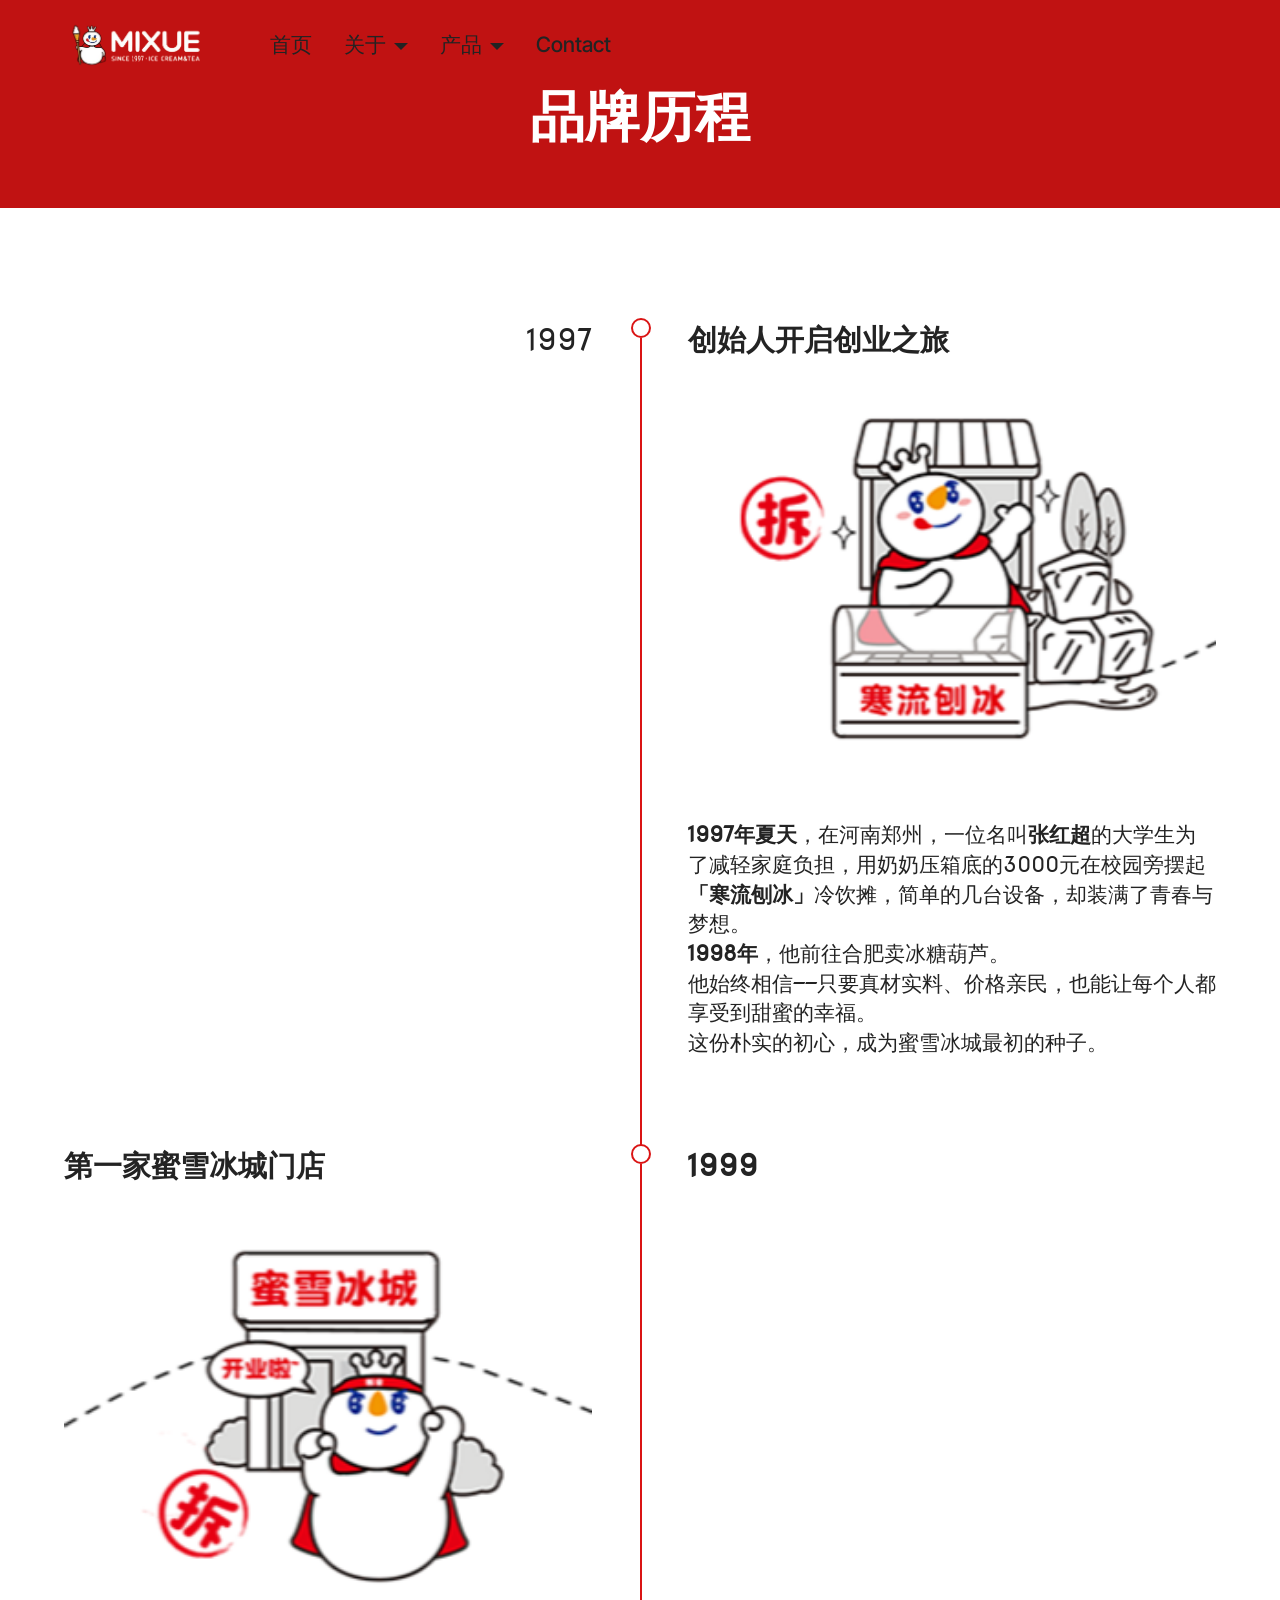
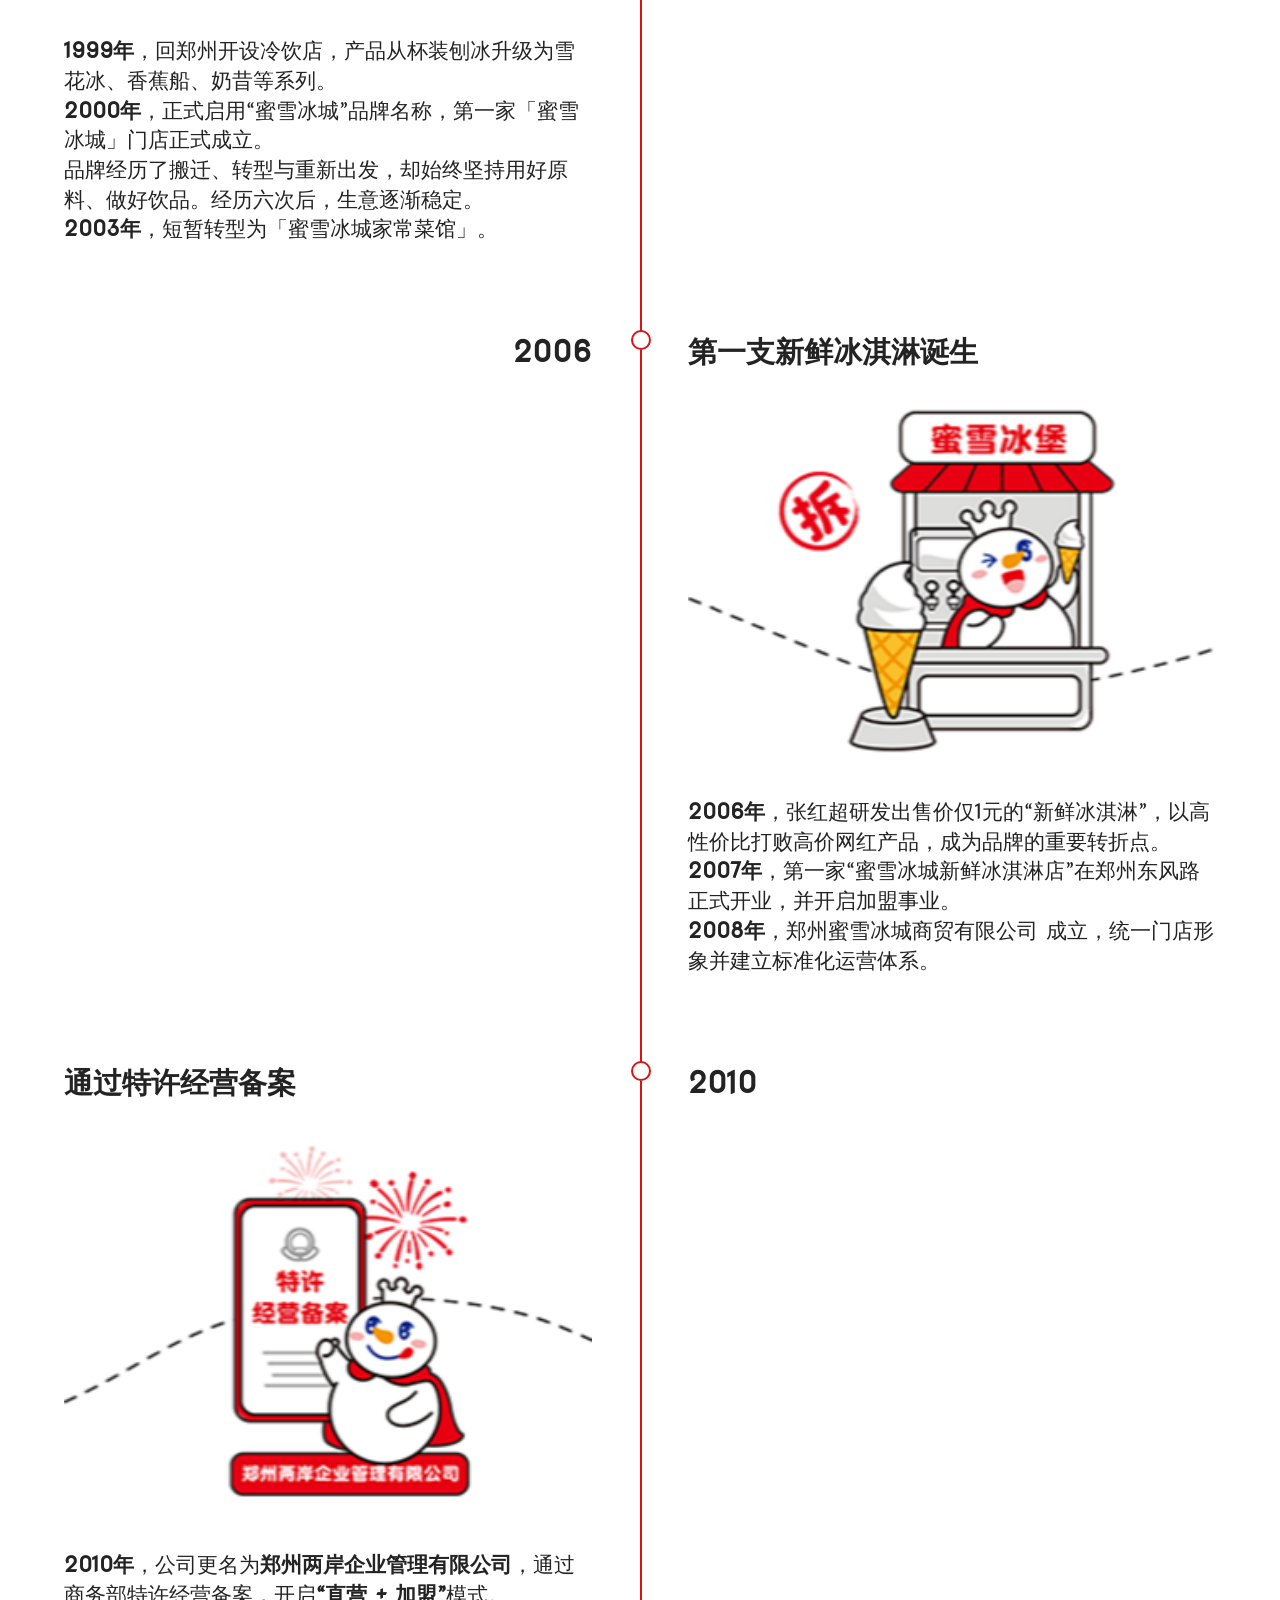
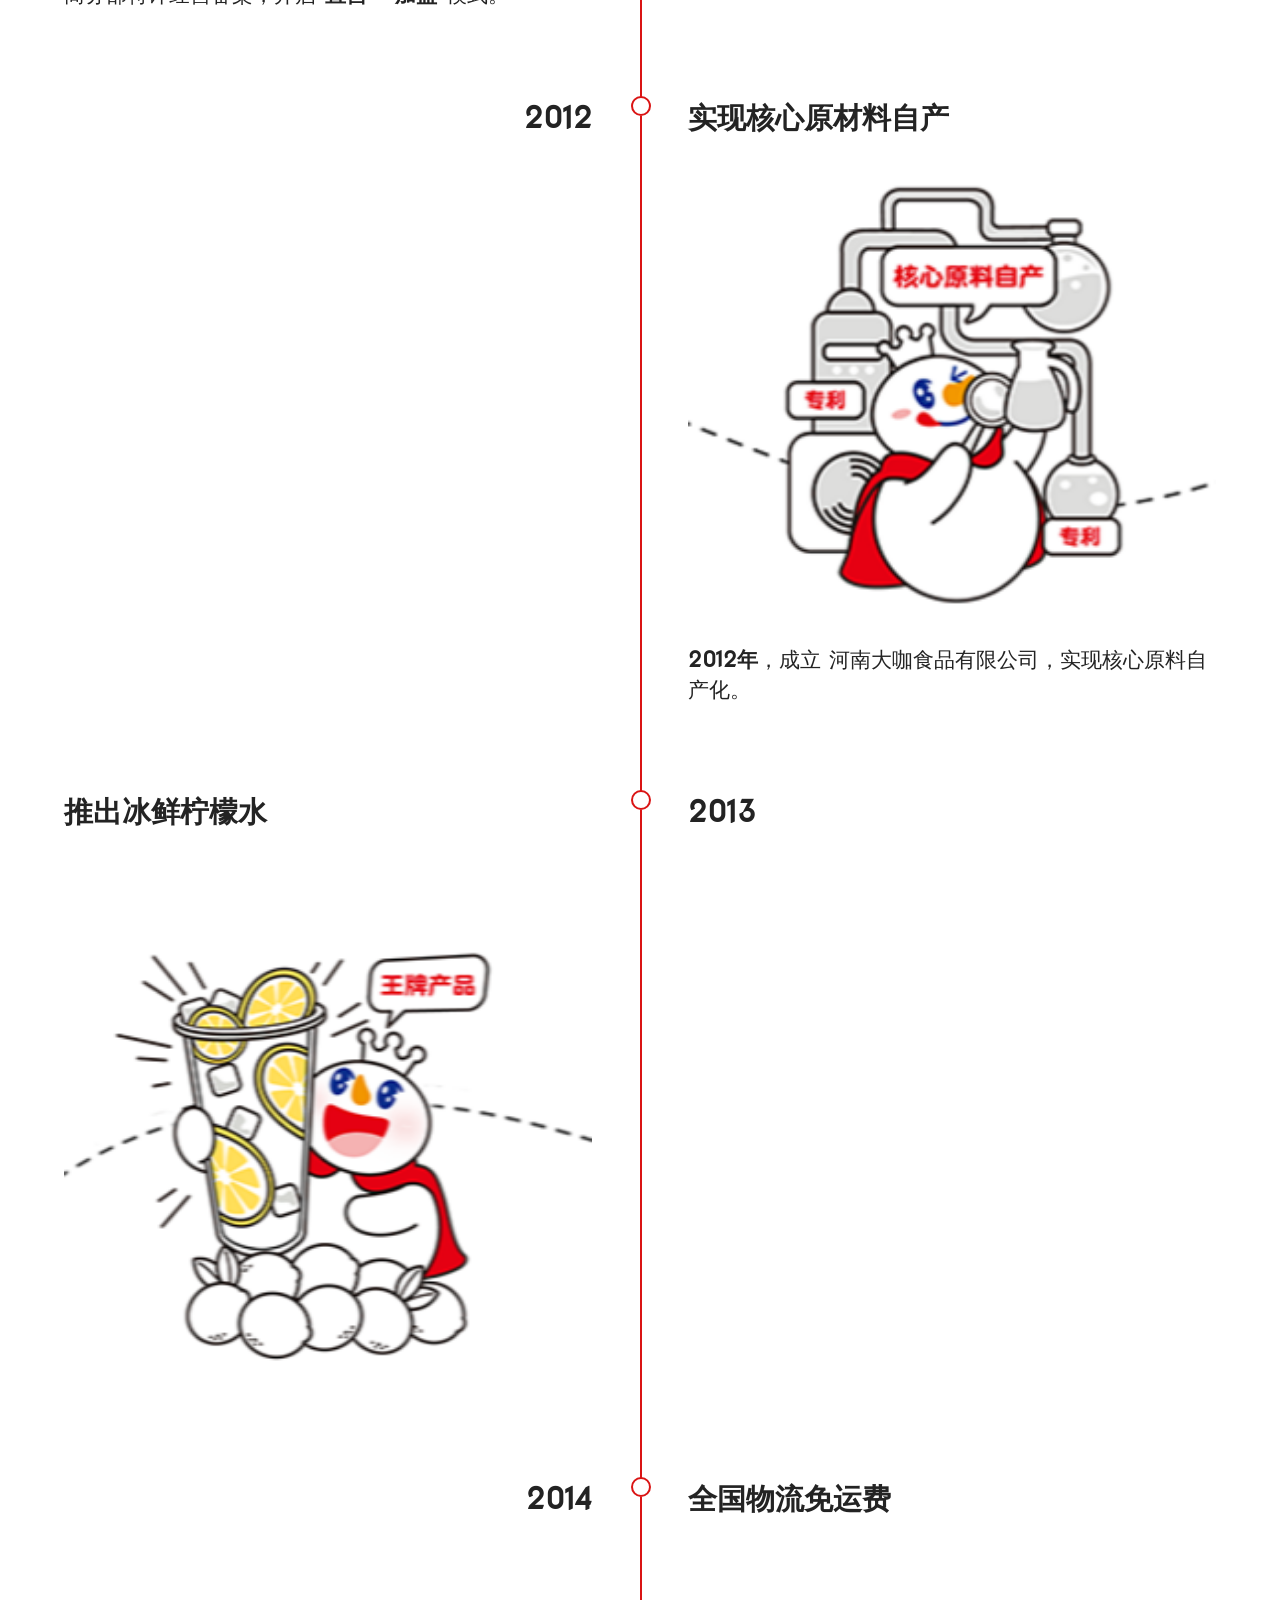
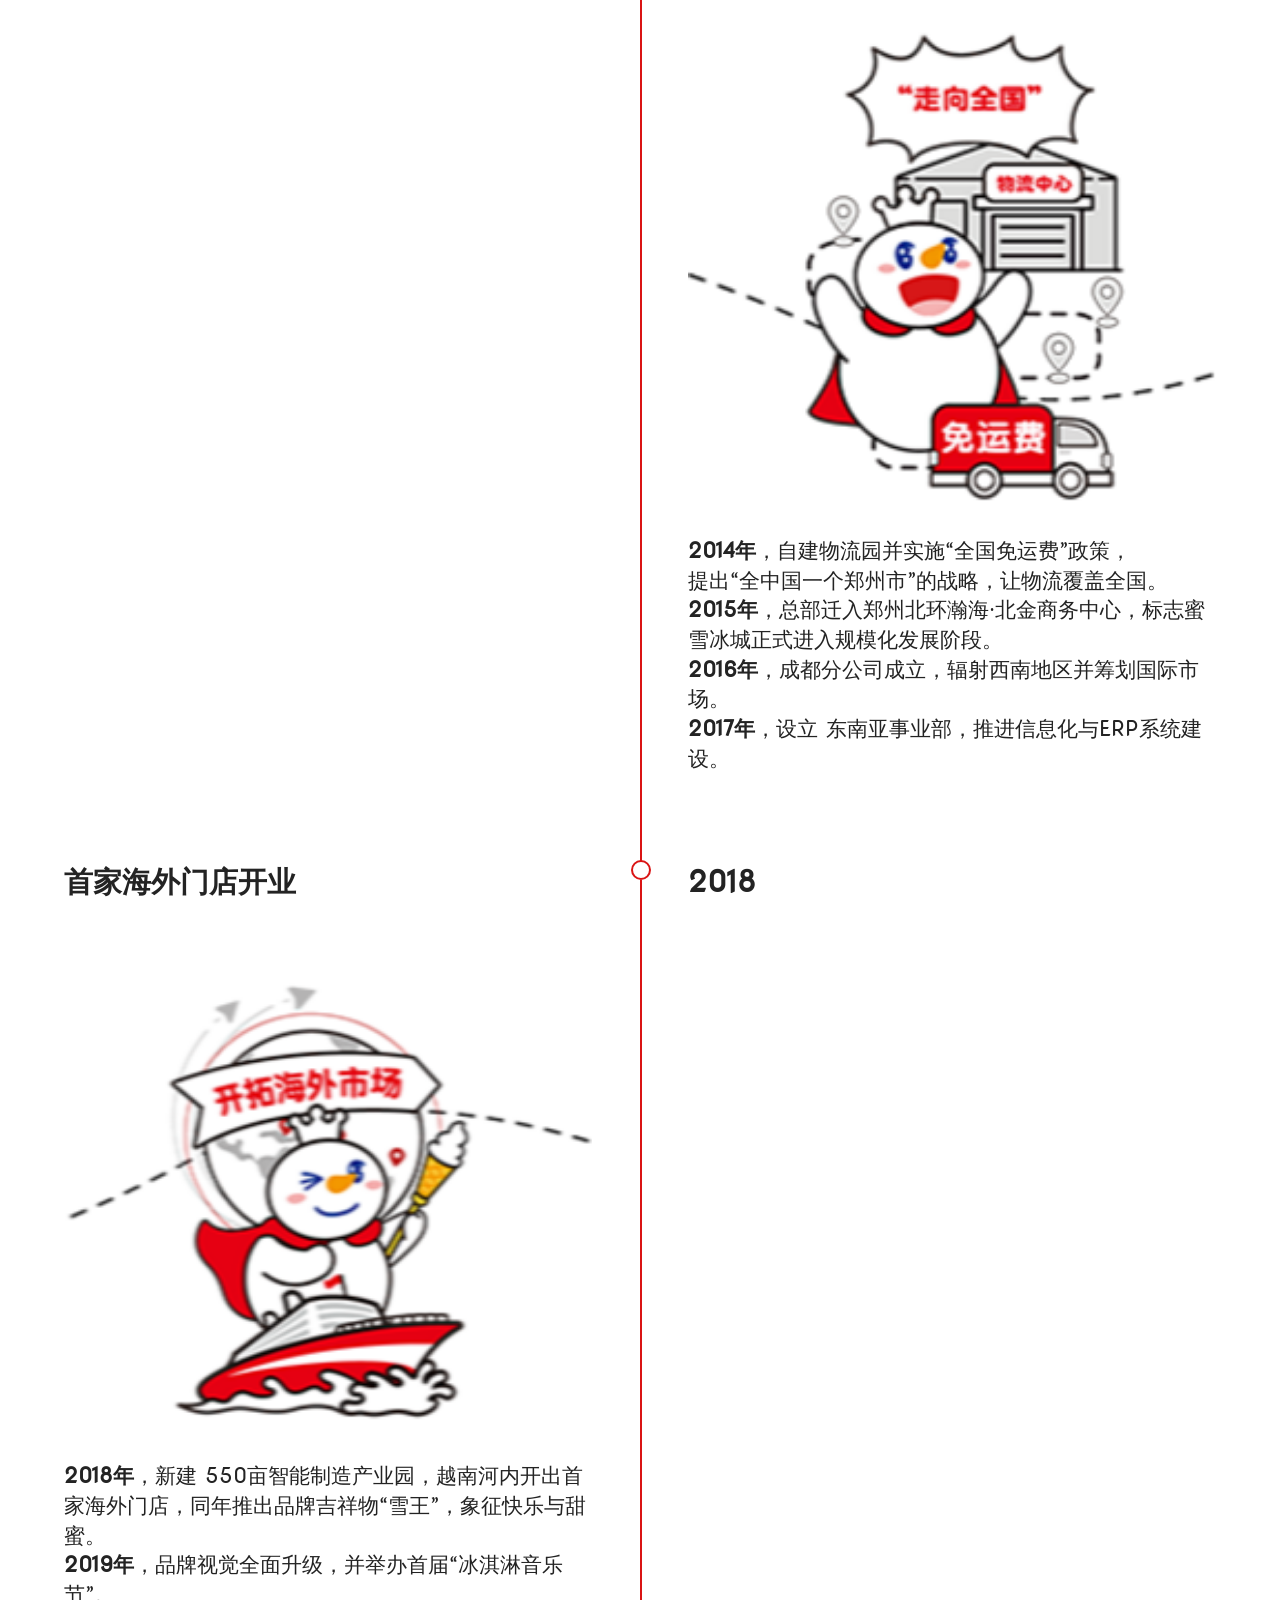
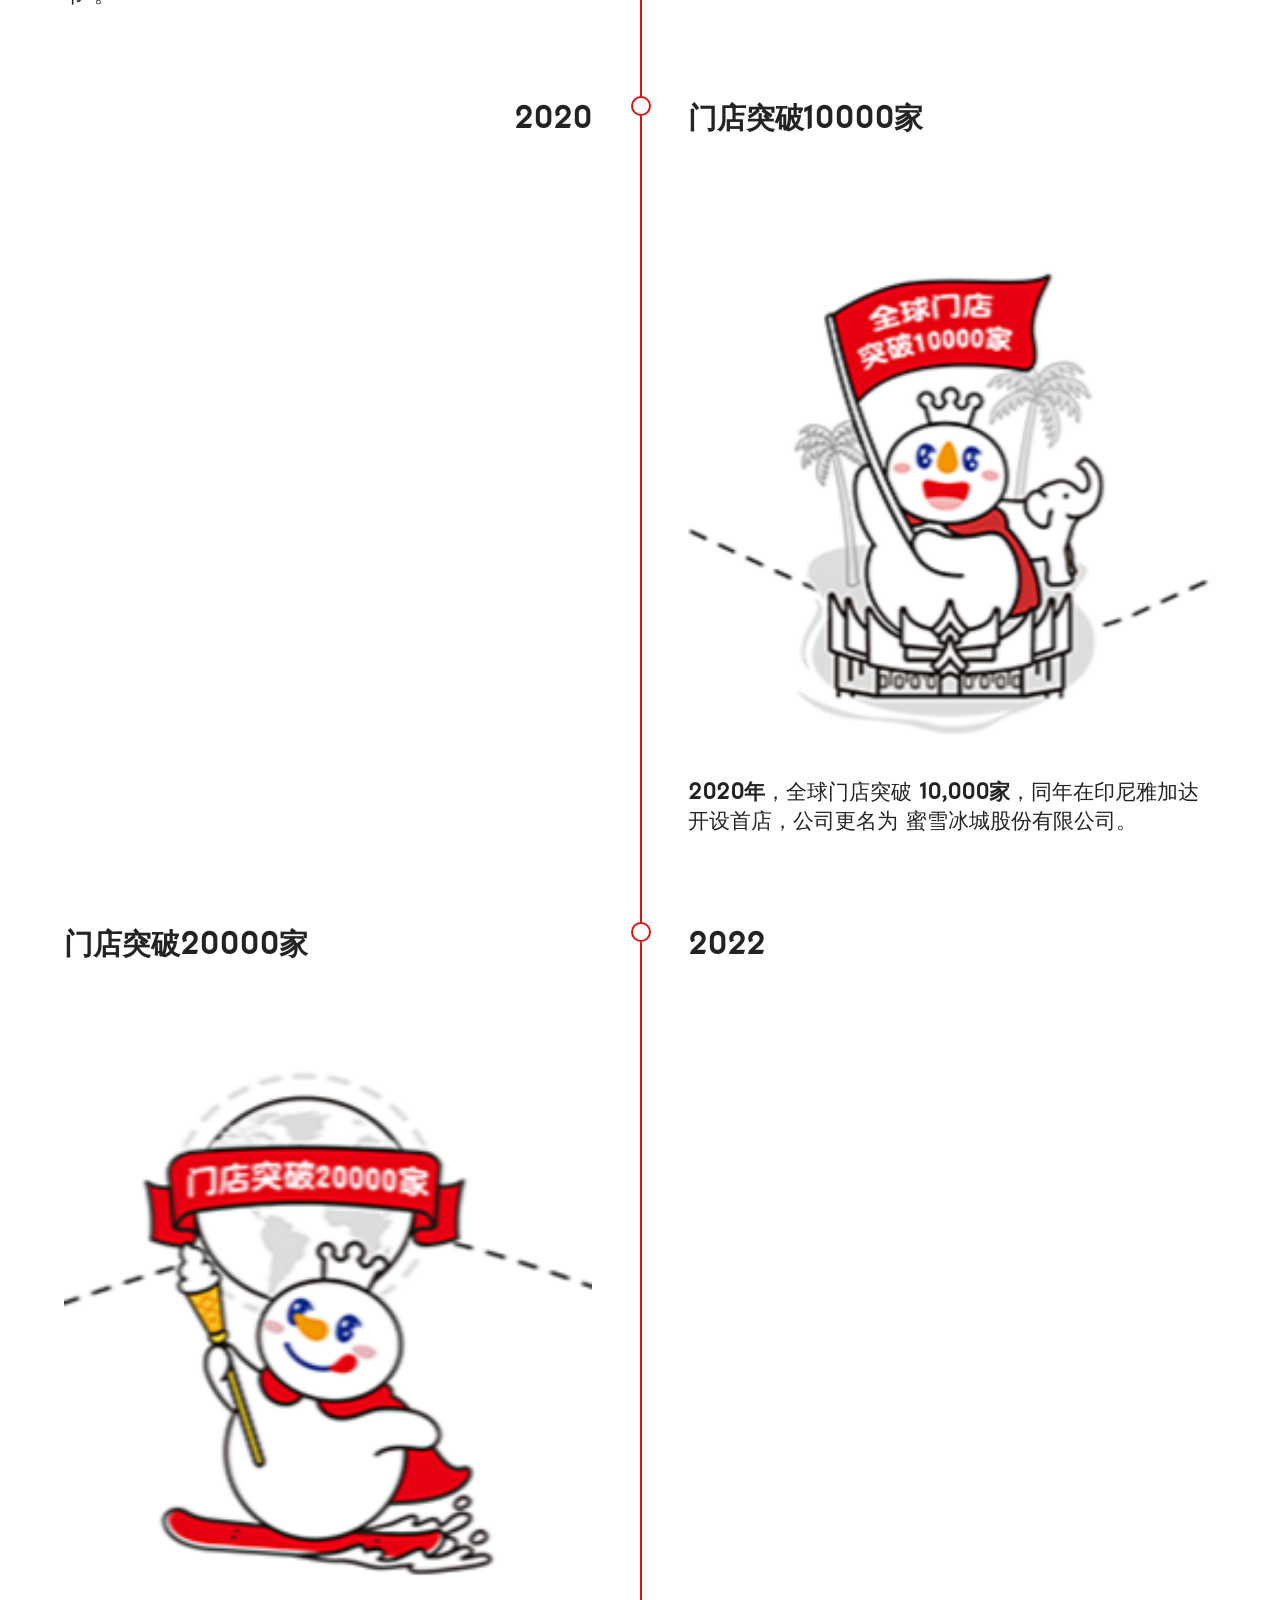
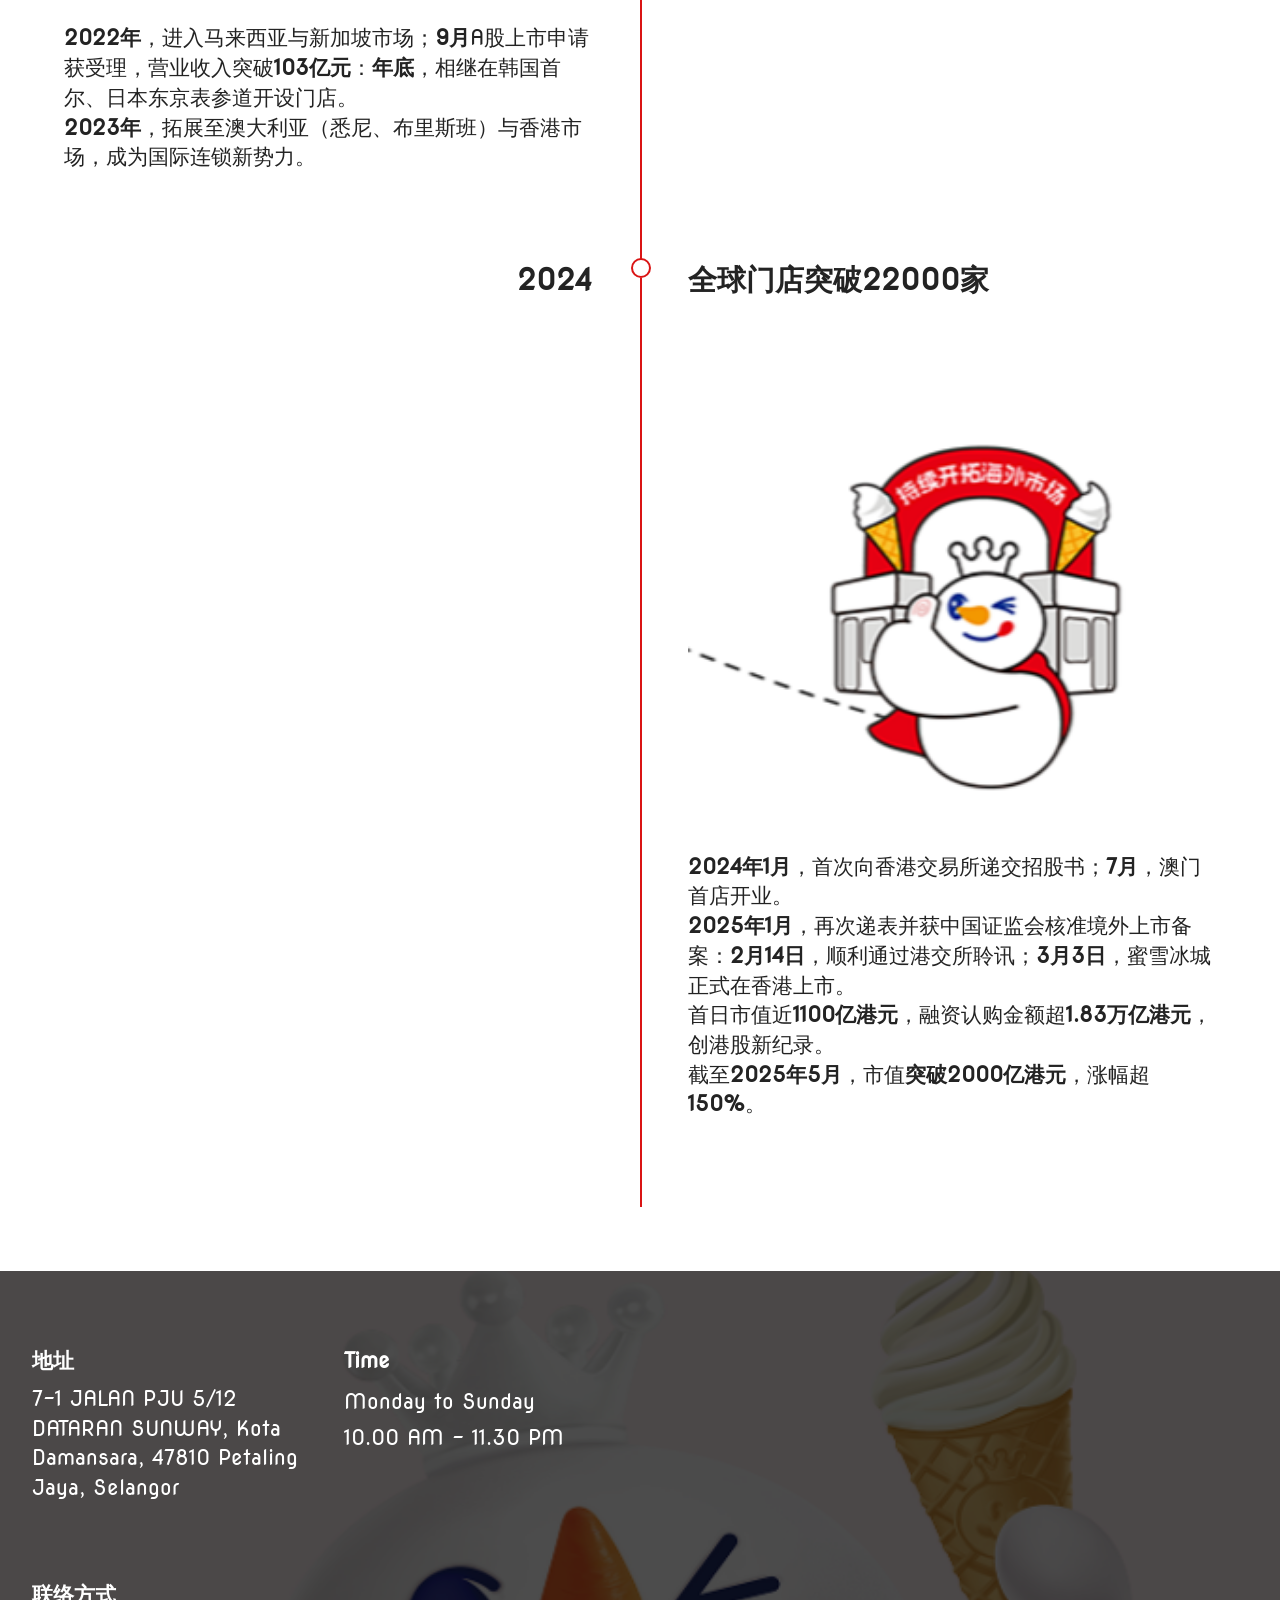
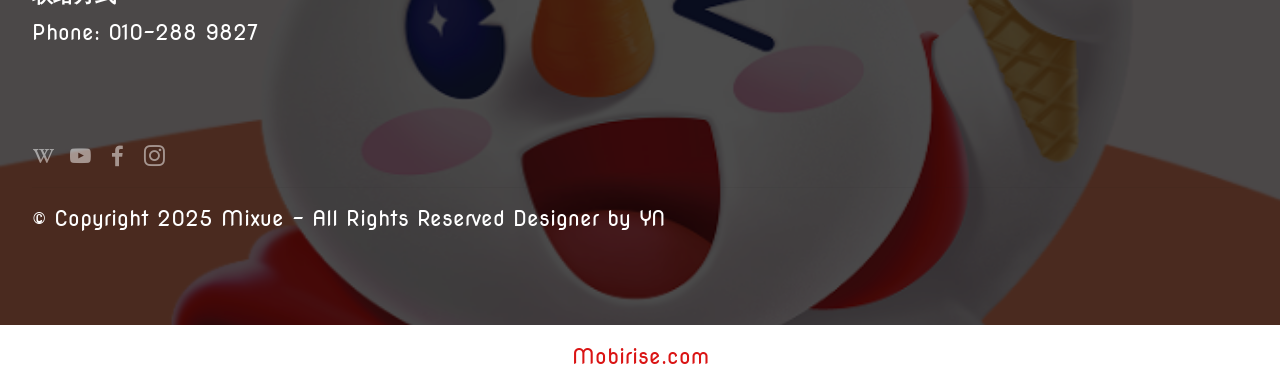
<file: page4.html>
<!DOCTYPE html>
<html  >
<head>
  <!-- Site made with Mobirise Website Builder v6.1.4, https://mobirise.com -->
  <meta charset="UTF-8">
  <meta http-equiv="X-UA-Compatible" content="IE=edge">
  <meta name="generator" content="Mobirise v6.1.4, mobirise.com">
  <meta name="viewport" content="width=device-width, initial-scale=1, minimum-scale=1">
  <link rel="shortcut icon" href="assets/images/logo-1.jpg" type="image/x-icon">
  <meta name="description" content="">
  
  
  <title>关于-品牌历程</title>
  <link rel="stylesheet" href="assets/web/assets/mobirise-icons2/mobirise2.css">
  <link rel="stylesheet" href="assets/bootstrap/css/bootstrap.min.css">
  <link rel="stylesheet" href="assets/dropdown/css/style.css">
  <link rel="stylesheet" href="assets/socicon/css/styles.css">
  <link rel="stylesheet" href="assets/theme/css/style.css">
  <link rel="preload" href="https://fonts.googleapis.com/css?family=Inter+Tight:100,200,300,400,500,600,700,800,900,100i,200i,300i,400i,500i,600i,700i,800i,900i&display=swap" as="style" onload="this.onload=null;this.rel='stylesheet'">
  <noscript><link rel="stylesheet" href="https://fonts.googleapis.com/css?family=Inter+Tight:100,200,300,400,500,600,700,800,900,100i,200i,300i,400i,500i,600i,700i,800i,900i&display=swap"></noscript>
  <link rel="preload" href="https://fonts.googleapis.com/css?family=Nova+Round:400&display=swap" as="style" onload="this.onload=null;this.rel='stylesheet'">
  <noscript><link rel="stylesheet" href="https://fonts.googleapis.com/css?family=Nova+Round:400&display=swap"></noscript>
  <link rel="preload" as="style" href="assets/mobirise/css/mbr-additional.css?v=GlJVbH"><link rel="stylesheet" href="assets/mobirise/css/mbr-additional.css?v=GlJVbH" type="text/css">

  
  
  
</head>
<body>
  
  <section data-bs-version="5.1" class="menu menu6 cid-uYWJ3AOIdY" once="menu" id="menu06-4a">
	

	<nav class="navbar navbar-dropdown opacityScroll navbar-fixed-top navbar-expand-lg">
		<div class="container">
			<div class="navbar-brand">
				<span class="navbar-logo">
					<a href="index.html">
						<img src="assets/images/rb.png" alt="Mobirise Website Builder" style="height: 5rem;">
					</a>
				</span>
				
			</div>
			<button class="navbar-toggler" type="button" data-toggle="collapse" data-bs-toggle="collapse" data-target="#navbarSupportedContent" data-bs-target="#navbarSupportedContent" aria-controls="navbarNavAltMarkup" aria-expanded="false" aria-label="Toggle navigation">
				<div class="hamburger">
					<span></span>
					<span></span>
					<span></span>
					<span></span>
				</div>
			</button>
			<div class="collapse navbar-collapse opacityScroll" id="navbarSupportedContent">
				<ul class="navbar-nav nav-dropdown nav-right" data-app-modern-menu="true"><li class="nav-item"><a class="nav-link link text-black display-4" href="index.html">首页</a></li><li class="nav-item dropdown">
						<a class="nav-link link dropdown-toggle text-black display-4" href="https://mobiri.se" data-toggle="dropdown-submenu" data-bs-toggle="dropdown" data-bs-auto-close="outside" aria-expanded="false">关于</a><div class="dropdown-menu" aria-labelledby="dropdown-857"><a class="dropdown-item text-black display-4" href="page1.html">品牌简介</a><a class="dropdown-item text-black display-4" href="page2.html">雪王简介</a><a class="show dropdown-item text-black display-4" href="page4.html">品牌历程</a><a class="show dropdown-item text-black display-4" href="page5.html">企业文化</a></div>
					</li>
					<li class="nav-item dropdown">
						<a class="nav-link link dropdown-toggle text-black display-4" href="https://mobiri.se" aria-expanded="false" data-toggle="dropdown-submenu" data-bs-toggle="dropdown" data-bs-auto-close="outside">产品</a><div class="dropdown-menu" aria-labelledby="dropdown-989"><a class="dropdown-item show text-black display-4" href="page6.html" aria-expanded="false">系列</a></div>
					</li><li class="nav-item"><a class="nav-link link text-black display-4" href="page12.html">Contact</a></li></ul>
				
				
			</div>
		</div>
	</nav>
</section>

<section data-bs-version="5.1" class="article14 cid-uYWJ3BicJU" id="article14-4d">
    
    <div class="container">
        <div class="row justify-content-center">
            <div class="col-md-12 col-lg-10">
                <h3 class="mbr-section-title mbr-fonts-style display-2"><strong>品牌历程</strong></h3>
                
            </div>
        </div>
    </div>
</section>

<section data-bs-version="5.1" class="timeline1 cid-uYWJ3Bq92L" id="timeline1-4e">
    

    
    
    <div class="timelines-container container" mbri-timelines="">
        
        <div class="row timeline-element mb-2 mt-4">
            <div class="timeline-date col-12 col-md-6">
                <div class="timeline-date-wrapper">
                    <p class="mbr-timeline-date mbr-fonts-style display-5">1997</p>
                </div>
            </div>
            <span class="iconBackground"></span>
            <div class="col-12 col-md-6">
                <div class="timeline-text-wrapper">
                    <h4 class="mbr-timeline-title mbr-fonts-style mb-4 display-5">
                        <strong>创始人开启创业之旅</strong>
                    </h4>
                    <div class="image-wrapper mb-4">
                        <img src="assets/images/screenshot-2025-10-14.png" alt="Mobirise Website Builder" title="">
                    </div>
                    <p class="mbr-text mbr-fonts-style display-7"><strong>1997年夏天</strong>，在河南郑州，一位名叫<strong>张红超</strong>的大学生为了减轻家庭负担，用奶奶压箱底的3000元在校园旁摆起<strong>「寒流刨冰」</strong>冷饮摊，简单的几台设备，却装满了青春与梦想。<br><strong>1998年</strong>，他前往合肥卖冰糖葫芦。<br>他始终相信——只要真材实料、价格亲民，也能让每个人都享受到甜蜜的幸福。<br>这份朴实的初心，成为蜜雪冰城最初的种子。</p>
                </div>
            </div>
        </div>
        <div class="row timeline-element mb-2">
            <div class="col-12 col-md-6">
                <div class="timeline-text-wrapper">
                    <h4 class="mbr-timeline-title mbr-fonts-style mb-4 display-5">
                        <strong>第一家蜜雪冰城门店</strong>
                    </h4>
                    <div class="image-wrapper mb-4">
                        <img src="assets/images/screenshot-2025-10-15.png" alt="Mobirise Website Builder" title="">
                    </div>
                    <p class="mbr-text mbr-fonts-style display-7"><strong>1999年</strong>，回郑州开设冷饮店，产品从杯装刨冰升级为雪花冰、香蕉船、奶昔等系列。<br><strong>2000年</strong>，正式启用“蜜雪冰城”品牌名称，第一家「蜜雪冰城」门店正式成立。<br>品牌经历了搬迁、转型与重新出发，却始终坚持用好原料、做好饮品。经历六次后，生意逐渐稳定。<br><strong>2003年</strong>，短暂转型为「蜜雪冰城家常菜馆」。<br></p>
                </div>
            </div>
            <span class="iconBackground"></span>
            <div class="timeline-date col-12 col-md-6">
                <div class="timeline-date-wrapper">
                    <p class="mbr-timeline-date mbr-fonts-style display-5">
                        <strong>1999</strong></p>
                </div>
            </div>
        </div>
        <div class="row timeline-element mb-2">
            <div class="timeline-date col-12 col-md-6">
                <div class="timeline-date-wrapper">
                    <p class="mbr-timeline-date mbr-fonts-style display-5">
                        <strong>2006</strong></p>
                </div>
            </div>
            <span class="iconBackground"></span>
            <div class="col-12 col-md-6">
                <div class="timeline-text-wrapper">
                    <h4 class="mbr-timeline-title mbr-fonts-style mb-4 display-5">
                        <strong>第一支新鲜冰淇淋诞生</strong>
                    </h4>
                    <div class="image-wrapper mb-4">
                        <img src="assets/images/screenshot-2025-10-16.png" alt="Mobirise Website Builder" title="">
                    </div>
                    <p class="mbr-text mbr-fonts-style display-7"><strong>2006年</strong>，张红超研发出售价仅1元的“新鲜冰淇淋”，以高性价比打败高价网红产品，成为品牌的重要转折点。<br><strong>2007年</strong>，第一家“蜜雪冰城新鲜冰淇淋店”在郑州东风路正式开业，并开启加盟事业。<br><strong>2008年</strong>，郑州蜜雪冰城商贸有限公司 成立，统一门店形象并建立标准化运营体系。</p>
                </div>
            </div>
        </div>
        <div class="row timeline-element mb-2">
            <div class="col-12 col-md-6">
                <div class="timeline-text-wrapper">
                    <h4 class="mbr-timeline-title mbr-fonts-style mb-4 display-5">
                        <strong>通过特许经营备案</strong>
                    </h4>
                    <div class="image-wrapper mb-4">
                        <img src="assets/images/screenshot-2025-10-17.png" alt="Mobirise Website Builder" title="">
                    </div>
                    <p class="mbr-text mbr-fonts-style display-7"><strong>2010年</strong>，公司更名为<strong>郑州两岸企业管理有限公司</strong>，通过商务部特许经营备案，开启<strong>“直营 + 加盟”</strong>模式。<br></p>
                </div>
            </div>
            <span class="iconBackground"></span>
            <div class="timeline-date col-12 col-md-6">
                <div class="timeline-date-wrapper">
                    <p class="mbr-timeline-date mbr-fonts-style display-5">
                        <strong>2010</strong></p>
                </div>
            </div>
        </div>
        <div class="row timeline-element mb-2">
            <div class="timeline-date col-12 col-md-6">
                <div class="timeline-date-wrapper">
                    <p class="mbr-timeline-date mbr-fonts-style display-5"><strong>2012</strong></p>
                </div>
            </div>
            <span class="iconBackground"></span>
            <div class="col-12 col-md-6">
                <div class="timeline-text-wrapper">
                    <h4 class="mbr-timeline-title mbr-fonts-style mb-4 display-5">
                        <strong>实现核心原材料自产</strong>
                    </h4>
                    <div class="image-wrapper mb-4">
                        <img src="assets/images/screenshot-2025-10-18.png" alt="Mobirise Website Builder" title="">
                    </div>
                    <p class="mbr-text mbr-fonts-style display-7"><strong>2012年</strong>，成立 河南大咖食品有限公司，实现核心原料自产化。<br></p>
                </div>
            </div>
        </div>
        <div class="row timeline-element mb-2">
            <div class="col-12 col-md-6">
                <div class="timeline-text-wrapper">
                    <h4 class="mbr-timeline-title mbr-fonts-style mb-4 display-5">
                        <strong>推出冰鲜柠檬水</strong>
                    </h4>
                    <div class="image-wrapper mb-4">
                        <img src="assets/images/screenshot-2025-10-19.png" alt="Mobirise Website Builder" title="">
                    </div>
                    <p class="mbr-text mbr-fonts-style display-7"></p>
                </div>
            </div>
            <span class="iconBackground"></span>
            <div class="timeline-date col-12 col-md-6">
                <div class="timeline-date-wrapper">
                    <p class="mbr-timeline-date mbr-fonts-style display-5">
                        <strong>2013</strong></p>
                </div>
            </div>
        </div>
        <div class="row timeline-element mb-2">
            <div class="timeline-date col-12 col-md-6">
                <div class="timeline-date-wrapper">
                    <p class="mbr-timeline-date mbr-fonts-style display-5">
                        <strong>2014</strong></p>
                </div>
            </div>
            <span class="iconBackground"></span>
            <div class="col-12 col-md-6">
                <div class="timeline-text-wrapper">
                    <h4 class="mbr-timeline-title mbr-fonts-style mb-4 display-5">
                        <strong>全国物流免运费</strong>
                    </h4>
                    <div class="image-wrapper mb-4">
                        <img src="assets/images/screenshot-2025-10-22.png" alt="Mobirise Website Builder" title="">
                    </div>
                    <p class="mbr-text mbr-fonts-style display-7"><strong>2014年</strong>，自建物流园并实施“全国免运费”政策，<br>提出“全中国一个郑州市”的战略，让物流覆盖全国。<br><strong>2015年</strong>，总部迁入郑州北环瀚海·北金商务中心，标志蜜雪冰城正式进入规模化发展阶段。<br><strong>2016年</strong>，成都分公司成立，辐射西南地区并筹划国际市场。<br><strong>2017年</strong>，设立 东南亚事业部，推进信息化与ERP系统建设。<br></p>
                </div>
            </div>
        </div>
        <div class="row timeline-element mb-2">
            <div class="col-12 col-md-6">
                <div class="timeline-text-wrapper">
                    <h4 class="mbr-timeline-title mbr-fonts-style mb-4 display-5">
                        <strong>首家海外门店开业</strong>
                    </h4>
                    <div class="image-wrapper mb-4">
                        <img src="assets/images/screenshot-2025-10-21.png" alt="Mobirise Website Builder" title="">
                    </div>
                    <p class="mbr-text mbr-fonts-style display-7"><strong>2018年</strong>，新建 550亩智能制造产业园，越南河内开出首家海外门店，同年推出品牌吉祥物“雪王”，象征快乐与甜蜜。<br><strong>2019年</strong>，品牌视觉全面升级，并举办首届“冰淇淋音乐节”。</p>
                </div>
            </div>
            <span class="iconBackground"></span>
            <div class="timeline-date col-12 col-md-6">
                <div class="timeline-date-wrapper">
                    <p class="mbr-timeline-date mbr-fonts-style display-5">
                        <strong>2018</strong></p>
                </div>
            </div>
        </div>
        <div class="row timeline-element mb-2">
            <div class="timeline-date col-12 col-md-6">
                <div class="timeline-date-wrapper">
                    <p class="mbr-timeline-date mbr-fonts-style display-5"><strong>2020</strong></p>
                </div>
            </div>
            <span class="iconBackground"></span>
            <div class="col-12 col-md-6">
                <div class="timeline-text-wrapper">
                    <h4 class="mbr-timeline-title mbr-fonts-style mb-4 display-5">
                        <strong>门店突破10000家</strong>
                    </h4>
                    <div class="image-wrapper mb-4">
                        <img src="assets/images/screenshot-2025-10-23.png" alt="Mobirise Website Builder" title="">
                    </div>
                    <p class="mbr-text mbr-fonts-style display-7"><strong>2020年</strong>，全球门店突破 <strong>10,000家</strong>，同年在印尼雅加达开设首店，公司更名为 蜜雪冰城股份有限公司。</p>
                </div>
            </div>
        </div>
        <div class="row timeline-element mb-2">
            <div class="col-12 col-md-6">
                <div class="timeline-text-wrapper">
                    <h4 class="mbr-timeline-title mbr-fonts-style mb-4 display-5">
                        <strong>门店突破20000家</strong>
                    </h4>
                    <div class="image-wrapper mb-4">
                        <img src="assets/images/screenshot-2025-10-24.png" alt="Mobirise Website Builder" title="">
                    </div>
                    <p class="mbr-text mbr-fonts-style display-7"><strong>2022年</strong>，进入马来西亚与新加坡市场；<strong>9月</strong>A股上市申请获受理，营业收入突破<strong>103亿元</strong>：<strong>年底</strong>，相继在韩国首尔、日本东京表参道开设门店。<br><strong>2023年</strong>，拓展至澳大利亚（悉尼、布里斯班）与香港市场，成为国际连锁新势力。</p>
                </div>
            </div>
            <span class="iconBackground"></span>
            <div class="timeline-date col-12 col-md-6">
                <div class="timeline-date-wrapper">
                    <p class="mbr-timeline-date mbr-fonts-style display-5"><strong>2022</strong></p>
                </div>
            </div>
        </div>
        <div class="row timeline-element mb-2">
            <div class="timeline-date col-12 col-md-6">
                <div class="timeline-date-wrapper">
                    <p class="mbr-timeline-date mbr-fonts-style display-5"><strong>2024</strong></p>
                </div>
            </div>
            <span class="iconBackground"></span>
            <div class="col-12 col-md-6">
                <div class="timeline-text-wrapper">
                    <h4 class="mbr-timeline-title mbr-fonts-style mb-4 display-5">
                        <strong>全球门店突破22000家</strong>
                    </h4>
                    <div class="image-wrapper mb-4">
                        <img src="assets/images/screenshot-2025-10-25.png" alt="Mobirise Website Builder" title="">
                    </div>
                    <p class="mbr-text mbr-fonts-style display-7"><strong>2024年1月</strong>，首次向香港交易所递交招股书；<strong>7月</strong>，澳门首店开业。<br><strong>2025年1月</strong>，再次递表并获中国证监会核准境外上市备案：<strong>2月14日</strong>，顺利通过港交所聆讯；<strong>3月3日</strong>，蜜雪冰城正式在香港上市。<br>首日市值近<strong>1100亿港元</strong>，融资认购金额超<strong>1.83万亿港元</strong>，创港股新纪录。<br>截至<strong>2025年5月</strong>，市值<strong>突破2000亿港元</strong>，涨幅超<strong>150%</strong>。</p>
                </div>
            </div>
        </div>
        
    </div>
</section>

<section data-bs-version="5.1" class="footer6 cid-uYWJ3DdT4O" once="footers" id="footer6-4l">

    

    <div class="mbr-overlay" style="opacity: 0.7; background-color: rgb(0, 0, 0);"></div>

    <div class="container">
        <div class="row content mbr-white">
            <div class="col-12 col-md-3 mbr-fonts-style display-7">
                <h5 class="mbr-section-subtitle mbr-fonts-style mb-2 display-7">
                    <strong>地址</strong>
                </h5>
                <p class="mbr-text mbr-fonts-style display-7">7-1 JALAN PJU 5/12 DATARAN SUNWAY, Kota Damansara, 47810 Petaling Jaya, Selangor
                </p> <br>
                <h5 class="mbr-section-subtitle mbr-fonts-style mb-2 mt-4 display-7">
                    <strong>联络方式</strong></h5>
                <p class="mbr-text mbr-fonts-style mb-4 display-7">Phone:&nbsp;010-288 9827<br></p>
            </div>
            <div class="col-12 col-md-3 mbr-fonts-style display-7">
                <h5 class="mbr-section-subtitle mbr-fonts-style mb-2 display-7"><strong>Time</strong></h5>
                <ul class="list mbr-fonts-style mb-4 display-7">
                    <li class="mbr-text item-wrap">Monday to Sunday&nbsp;</li><li class="mbr-text item-wrap">10.00 AM - 11.30 PM&nbsp;</li>
                </ul>
                <h5 class="mbr-section-subtitle mbr-fonts-style mb-2 mt-5 display-7"></h5>
                <p class="mbr-text mbr-fonts-style mb-4 display-7"></p>
            </div>
            <div class="col-12 col-md-6">
                <div class="google-map"><iframe frameborder="0" style="border:0" src="https://www.google.com/maps/embed/v1/place?key=AIzaSyB7QWkvlxV39ZsyKvhZRjPGVqlJFvxxNkw&amp;q=7-1 JALAN PJU 5/12 DATARAN SUNWAY, Kota Damansara, 47810 Petaling Jaya, Selangor" allowfullscreen=""></iframe></div>
            </div>
            <div class="col-md-6">
                <div class="social-list align-left">
                    <div class="soc-item">
                        <a href="https://zh.wikipedia.org/zh-my/%E8%9C%9C%E9%9B%AA%E5%86%B0%E5%9F%8E" target="_blank">
                            <span class="mbr-iconfont mbr-iconfont-social socicon-wikipedia socicon"></span>
                        </a>
                    </div>
                    <div class="soc-item">
                        <a href="https://www.youtube.com/@MIXUEMalaysia/videos" target="_blank">
                            <span class="mbr-iconfont mbr-iconfont-social socicon-youtube socicon"></span>
                        </a>
                    </div>
                    <div class="soc-item">
                        <a href="https://www.facebook.com/mixuemalaysia/?locale=ms_MY" target="_blank">
                            <span class="mbr-iconfont mbr-iconfont-social socicon-facebook socicon"></span>
                        </a>
                    </div>
                    <div class="soc-item">
                        <a href="https://instagram.com/mobirise" target="_blank">
                            <span class="socicon-instagram socicon mbr-iconfont mbr-iconfont-social"></span>
                        </a>
                    </div>
                    
                    
                </div>
            </div>
        </div>
        <div class="footer-lower">
            <div class="media-container-row">
                <div class="col-sm-12">
                    <hr>
                </div>
            </div>
            <div class="col-sm-12 copyright pl-0">
                <p class="mbr-text mbr-fonts-style mbr-white display-7">
                    © Copyright 2025 Mixue - All Rights Reserved Designer by YN</p>
            </div>
        </div>
    </div>
</section><section class="display-7" style="padding: 0;align-items: center;justify-content: center;flex-wrap: wrap;    align-content: center;display: flex;position: relative;height: 4rem;"><a href="https://mobiri.se/4250556" style="flex: 1 1;height: 4rem;position: absolute;width: 100%;z-index: 1;"><img alt="" style="height: 4rem;" src="[data-uri]"></a><p style="margin: 0;text-align: center;" class="display-7">&#8204;</p><a style="z-index:1" href="https://mobirise.com">Mobirise.com </a></section><script src="assets/bootstrap/js/bootstrap.bundle.min.js"></script>  <script src="assets/smoothscroll/smooth-scroll.js"></script>  <script src="assets/ytplayer/index.js"></script>  <script src="assets/dropdown/js/navbar-dropdown.js"></script>  <script src="assets/theme/js/script.js"></script>  
  
  
</body>
</html>
</file>
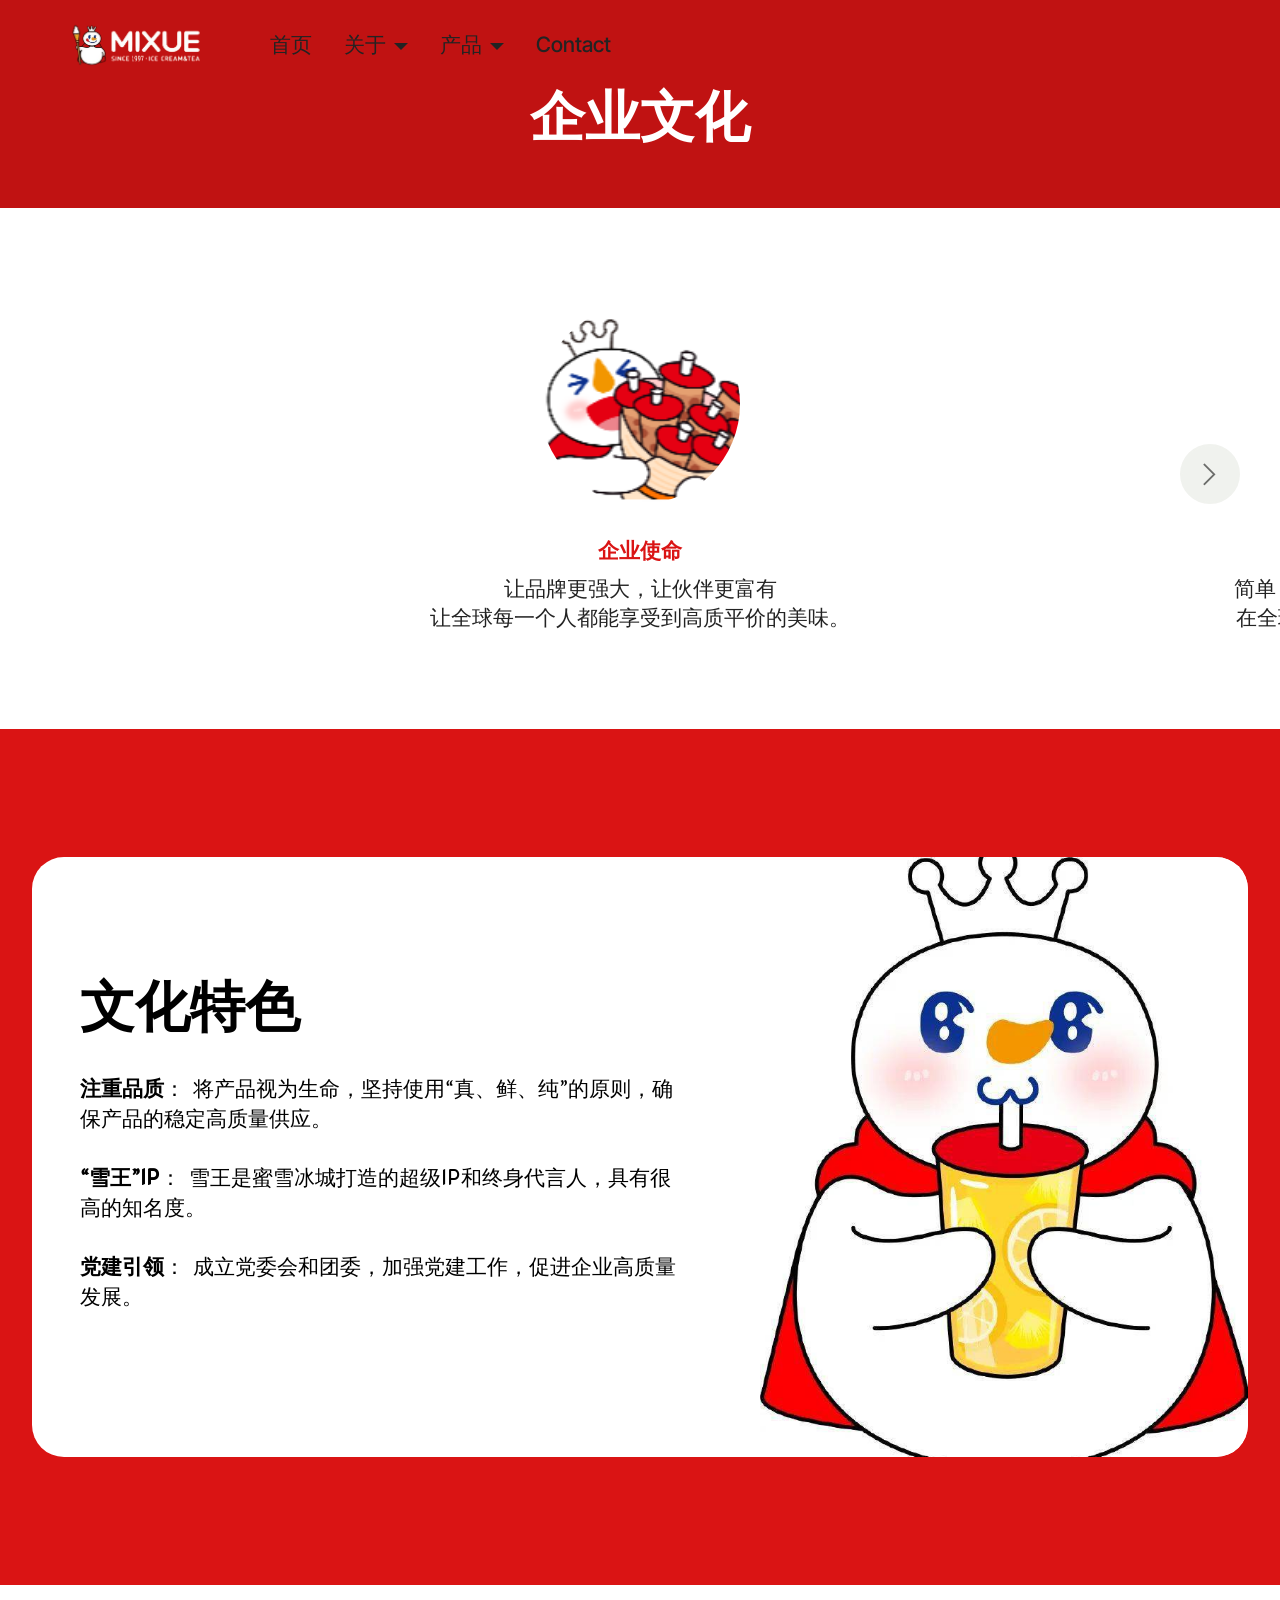
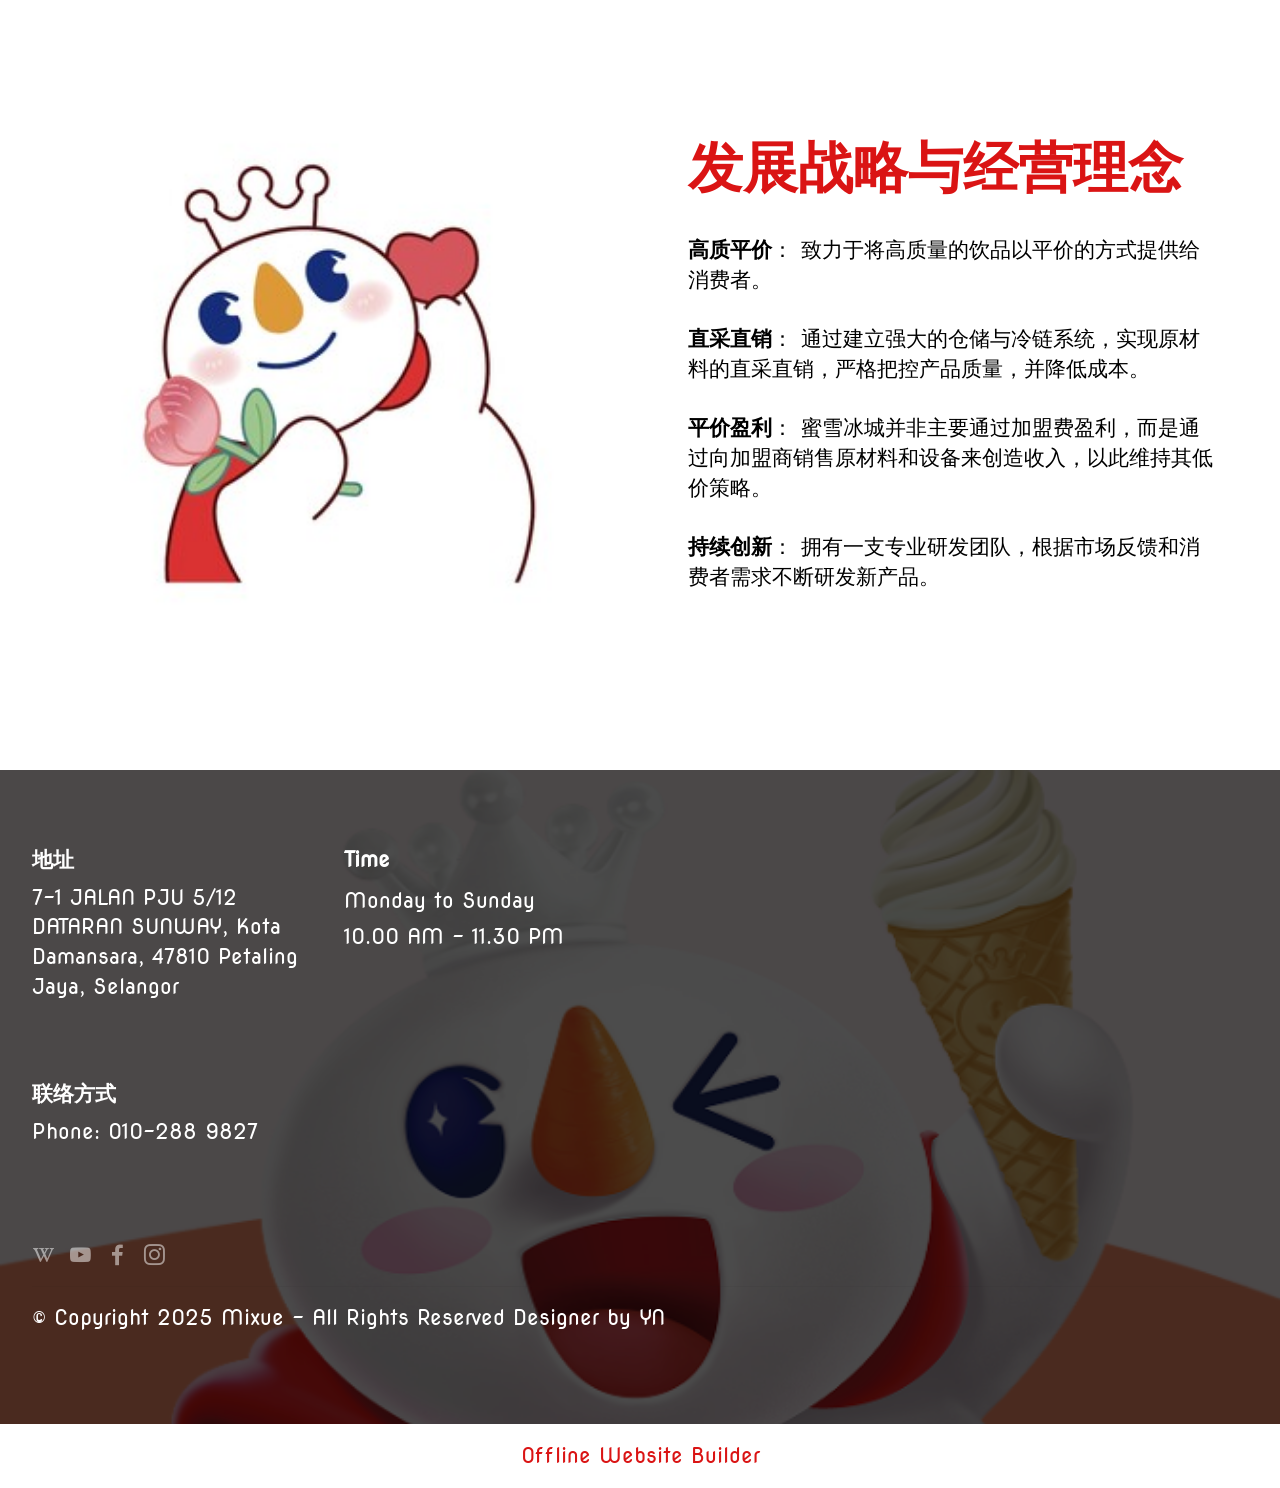
<file: page5.html>
<!DOCTYPE html>
<html  >
<head>
  <!-- Site made with Mobirise Website Builder v6.1.4, https://mobirise.com -->
  <meta charset="UTF-8">
  <meta http-equiv="X-UA-Compatible" content="IE=edge">
  <meta name="generator" content="Mobirise v6.1.4, mobirise.com">
  <meta name="viewport" content="width=device-width, initial-scale=1, minimum-scale=1">
  <link rel="shortcut icon" href="assets/images/logo-1.jpg" type="image/x-icon">
  <meta name="description" content="">
  
  
  <title>关于-企业文化</title>
  <link rel="stylesheet" href="assets/web/assets/mobirise-icons2/mobirise2.css">
  <link rel="stylesheet" href="assets/bootstrap/css/bootstrap.min.css">
  <link rel="stylesheet" href="assets/dropdown/css/style.css">
  <link rel="stylesheet" href="assets/socicon/css/styles.css">
  <link rel="stylesheet" href="assets/theme/css/style.css">
  <link rel="preload" href="https://fonts.googleapis.com/css?family=Inter+Tight:100,200,300,400,500,600,700,800,900,100i,200i,300i,400i,500i,600i,700i,800i,900i&display=swap" as="style" onload="this.onload=null;this.rel='stylesheet'">
  <noscript><link rel="stylesheet" href="https://fonts.googleapis.com/css?family=Inter+Tight:100,200,300,400,500,600,700,800,900,100i,200i,300i,400i,500i,600i,700i,800i,900i&display=swap"></noscript>
  <link rel="preload" href="https://fonts.googleapis.com/css?family=Nova+Round:400&display=swap" as="style" onload="this.onload=null;this.rel='stylesheet'">
  <noscript><link rel="stylesheet" href="https://fonts.googleapis.com/css?family=Nova+Round:400&display=swap"></noscript>
  <link rel="preload" as="style" href="assets/mobirise/css/mbr-additional.css?v=xikn4v"><link rel="stylesheet" href="assets/mobirise/css/mbr-additional.css?v=xikn4v" type="text/css">

  
  
  
</head>
<body>
  
  <section data-bs-version="5.1" class="menu menu6 cid-uYWJeAKzBA" once="menu" id="menu06-4m">
	

	<nav class="navbar navbar-dropdown opacityScroll navbar-fixed-top navbar-expand-lg">
		<div class="container">
			<div class="navbar-brand">
				<span class="navbar-logo">
					<a href="index.html">
						<img src="assets/images/rb.png" alt="Mobirise Website Builder" style="height: 5rem;">
					</a>
				</span>
				
			</div>
			<button class="navbar-toggler" type="button" data-toggle="collapse" data-bs-toggle="collapse" data-target="#navbarSupportedContent" data-bs-target="#navbarSupportedContent" aria-controls="navbarNavAltMarkup" aria-expanded="false" aria-label="Toggle navigation">
				<div class="hamburger">
					<span></span>
					<span></span>
					<span></span>
					<span></span>
				</div>
			</button>
			<div class="collapse navbar-collapse opacityScroll" id="navbarSupportedContent">
				<ul class="navbar-nav nav-dropdown nav-right" data-app-modern-menu="true"><li class="nav-item"><a class="nav-link link text-black display-4" href="index.html">首页</a></li><li class="nav-item dropdown">
						<a class="nav-link link dropdown-toggle text-black display-4" href="https://mobiri.se" data-toggle="dropdown-submenu" data-bs-toggle="dropdown" data-bs-auto-close="outside" aria-expanded="false">关于</a><div class="dropdown-menu" aria-labelledby="dropdown-857"><a class="dropdown-item text-black display-4" href="page1.html">品牌简介</a><a class="dropdown-item text-black display-4" href="page2.html">雪王简介</a><a class="show dropdown-item text-black display-4" href="page4.html">品牌历程</a><a class="show dropdown-item text-black display-4" href="page5.html">企业文化</a></div>
					</li>
					<li class="nav-item dropdown">
						<a class="nav-link link dropdown-toggle text-black display-4" href="https://mobiri.se" aria-expanded="false" data-toggle="dropdown-submenu" data-bs-toggle="dropdown" data-bs-auto-close="outside">产品</a><div class="dropdown-menu" aria-labelledby="dropdown-989"><a class="dropdown-item show text-black display-4" href="page6.html" aria-expanded="false">系列</a></div>
					</li><li class="nav-item"><a class="nav-link link text-black display-4" href="page12.html">Contact</a></li></ul>
				
				
			</div>
		</div>
	</nav>
</section>

<section data-bs-version="5.1" class="article14 cid-uYWJeBEVkj" id="article14-4p">
    
    <div class="container">
        <div class="row justify-content-center">
            <div class="col-md-12 col-lg-10">
                <h3 class="mbr-section-title mbr-fonts-style display-2"><strong>企业文化</strong></h3>
                
            </div>
        </div>
    </div>
</section>

<section data-bs-version="5.1" class="people5 mbr-embla cid-uYWJeBPhz6" id="people5-4q">

    

    
    

    <div class="position-relative text-center">
        

        <div class="embla" data-skip-snaps="true" data-align="center" data-auto-play="true" data-auto-play-interval="6" data-draggable="true">
            <div class="embla__viewport container-fluid">
                <div class="embla__container">
                    <div class="embla__slide slider-image item" style="margin-left: 6rem; margin-right: 6rem;">
                        <div class="user">
                            <div class="user_image">
                                <div class="item-wrapper position-relative">
                                    <img src="assets/images/screenshot-2025-10-31.png" alt="Mobirise Website Builder">
                                </div>
                            </div>
                            <div class="user_text mb-4">
                                <p class="mbr-fonts-style display-7"></p>
                            </div>
                            <div class="user_name mbr-fonts-style mb-2 display-7">
                                <strong>企业使命</strong></div>
                            <div class="user_desk mbr-fonts-style display-7">
                                让品牌更强大，让伙伴更富有
                            <div>让全球每一个人都能享受到高质平价的美味。</div></div>
                        </div>
                    </div>
                    <div class="embla__slide slider-image item" style="margin-left: 6rem; margin-right: 6rem;">
                        <div class="user">
                            <div class="user_image">
                                <div class="item-wrapper position-relative">
                                    <img src="assets/images/screenshot-2025-10-29.png" alt="Mobirise Website Builder">
                                </div>
                            </div>
                            <div class="user_text mb-4">
                                <p class="mbr-fonts-style display-7"></p>
                            </div>
                            <div class="user_name mbr-fonts-style mb-2 display-7">
                                <strong>企业愿景</strong>
                            </div>
                            <div class="user_desk mbr-fonts-style display-7">
                                简单，专注，做受人尊敬的百年品牌<br>在全球范围内“把爱和甜蜜撒向世界”</div>
                        </div>
                    </div>
                    <div class="embla__slide slider-image item" style="margin-left: 6rem; margin-right: 6rem;">
                        <div class="user">
                            <div class="user_image">
                                <div class="item-wrapper position-relative">
                                    <img src="assets/images/screenshot-2025-10-30.png" alt="Mobirise Website Builder">
                                </div>
                            </div>
                            <div class="user_text mb-4">
                                <p class="mbr-fonts-style display-7"></p>
                            </div>
                            <div class="user_name mbr-fonts-style mb-2 display-7">
                                <strong>核心价值观</strong></div>
                            <div class="user_desk mbr-fonts-style display-7">
                                真人真心真产品，不走捷径不骗人</div>
                        </div>
                    </div>
                </div>
            </div>
            <button class="embla__button embla__button--prev">
                <span class="mobi-mbri mobi-mbri-arrow-prev mbr-iconfont" aria-hidden="true"></span>
                <span class="sr-only visually-hidden visually-hidden">Previous</span>
            </button>
            <button class="embla__button embla__button--next">
                <span class="mobi-mbri mobi-mbri-arrow-next mbr-iconfont" aria-hidden="true"></span>
                <span class="sr-only visually-hidden visually-hidden">Next</span>
            </button>
        </div>
    </div>
</section>

<section data-bs-version="5.1" class="start article05 cid-uZdPLAtjcc" id="article05-6n">
  

  
  

  <div class="container">
    <div class="row justify-content-center align-items-center">
      <div class="col-12">
        <div class="card-wrapper">
          <div class="row">
            <div class="col-12 col-md-12 col-lg-5 image-wrapper">
              <img class="w-100" src="assets/images/5.jpeg" alt="Mobirise Website Builder">
            </div>
            <div class="col-12 col-lg col-md-12">
              <div class="text-wrapper align-left">
                <h1 class="mbr-section-title mbr-fonts-style mb-4 display-2">
                  <strong>文化特色</strong>
                </h1>
                <p class="mbr-text mbr-fonts-style mb-4 display-7"><strong>注重品质</strong>： 将产品视为生命，坚持使用“真、鲜、纯”的原则，确保产品的稳定高质量供应。 
<br><br><strong>“雪王”IP</strong>： 雪王是蜜雪冰城打造的超级IP和终身代言人，具有很高的知名度。 
<br><br><strong>党建引领</strong>： 成立党委会和团委，加强党建工作，促进企业高质量发展。&nbsp;<br>
                </p>
                
              </div>
            </div>
          </div>
        </div>
      </div>
    </div>
  </div>
</section>

<section data-bs-version="5.1" class="start article2 cid-uZdRAAPWYy" id="article02-6o">
	

	
	

	<div class="container">
		<div class="row justify-content-center">
			<div class="col-12 col-md-12 col-lg-6 image-wrapper">
				<img class="w-100" src="assets/images/1.jpg" alt="Mobirise Website Builder">
			</div>
			<div class="col-12 col-md-12 col-lg">
				<div class="text-wrapper align-left">
					<h1 class="mbr-section-title mbr-fonts-style mb-4 display-2">
						<strong>发展战略与经营理念</strong>
					</h1>
					<p class="mbr-text align-left mbr-fonts-style mb-4 display-7"><strong>高质平价</strong>： 致力于将高质量的饮品以平价的方式提供给消费者。 
<br><br><strong>直采直销</strong>： 通过建立强大的仓储与冷链系统，实现原材料的直采直销，严格把控产品质量，并降低成本。 
<br><br><strong>平价盈利</strong>： 蜜雪冰城并非主要通过加盟费盈利，而是通过向加盟商销售原材料和设备来创造收入，以此维持其低价策略。 
<br><br><strong>持续创新</strong>： 拥有一支专业研发团队，根据市场反馈和消费者需求不断研发新产品。&nbsp;</p>
					
				</div>
			</div>
		</div>
	</div>
</section>

<section data-bs-version="5.1" class="footer6 cid-uYWJeDiwNw" once="footers" id="footer6-4v">

    

    <div class="mbr-overlay" style="opacity: 0.7; background-color: rgb(0, 0, 0);"></div>

    <div class="container">
        <div class="row content mbr-white">
            <div class="col-12 col-md-3 mbr-fonts-style display-7">
                <h5 class="mbr-section-subtitle mbr-fonts-style mb-2 display-7">
                    <strong>地址</strong>
                </h5>
                <p class="mbr-text mbr-fonts-style display-7">7-1 JALAN PJU 5/12 DATARAN SUNWAY, Kota Damansara, 47810 Petaling Jaya, Selangor
                </p> <br>
                <h5 class="mbr-section-subtitle mbr-fonts-style mb-2 mt-4 display-7">
                    <strong>联络方式</strong></h5>
                <p class="mbr-text mbr-fonts-style mb-4 display-7">Phone:&nbsp;010-288 9827<br></p>
            </div>
            <div class="col-12 col-md-3 mbr-fonts-style display-7">
                <h5 class="mbr-section-subtitle mbr-fonts-style mb-2 display-7"><strong>Time</strong></h5>
                <ul class="list mbr-fonts-style mb-4 display-7">
                    <li class="mbr-text item-wrap">Monday to Sunday&nbsp;</li><li class="mbr-text item-wrap">10.00 AM - 11.30 PM&nbsp;</li>
                </ul>
                <h5 class="mbr-section-subtitle mbr-fonts-style mb-2 mt-5 display-7"></h5>
                <p class="mbr-text mbr-fonts-style mb-4 display-7"></p>
            </div>
            <div class="col-12 col-md-6">
                <div class="google-map"><iframe frameborder="0" style="border:0" src="https://www.google.com/maps/embed/v1/place?key=AIzaSyAtXm0x23nRCgazjDV2Kl3GTHRP411ougQ&amp;q=7-1 JALAN PJU 5/12 DATARAN SUNWAY, Kota Damansara, 47810 Petaling Jaya, Selangor" allowfullscreen=""></iframe></div>
            </div>
            <div class="col-md-6">
                <div class="social-list align-left">
                    <div class="soc-item">
                        <a href="https://zh.wikipedia.org/zh-my/%E8%9C%9C%E9%9B%AA%E5%86%B0%E5%9F%8E" target="_blank">
                            <span class="mbr-iconfont mbr-iconfont-social socicon-wikipedia socicon"></span>
                        </a>
                    </div>
                    <div class="soc-item">
                        <a href="https://www.youtube.com/@MIXUEMalaysia/videos" target="_blank">
                            <span class="mbr-iconfont mbr-iconfont-social socicon-youtube socicon"></span>
                        </a>
                    </div>
                    <div class="soc-item">
                        <a href="https://www.facebook.com/mixuemalaysia/?locale=ms_MY" target="_blank">
                            <span class="mbr-iconfont mbr-iconfont-social socicon-facebook socicon"></span>
                        </a>
                    </div>
                    <div class="soc-item">
                        <a href="https://instagram.com/mobirise" target="_blank">
                            <span class="socicon-instagram socicon mbr-iconfont mbr-iconfont-social"></span>
                        </a>
                    </div>
                    
                    
                </div>
            </div>
        </div>
        <div class="footer-lower">
            <div class="media-container-row">
                <div class="col-sm-12">
                    <hr>
                </div>
            </div>
            <div class="col-sm-12 copyright pl-0">
                <p class="mbr-text mbr-fonts-style mbr-white display-7">
                    © Copyright 2025 Mixue - All Rights Reserved Designer by YN</p>
            </div>
        </div>
    </div>
</section><section class="display-7" style="padding: 0;align-items: center;justify-content: center;flex-wrap: wrap;    align-content: center;display: flex;position: relative;height: 4rem;"><a href="https://mobiri.se/4250556" style="flex: 1 1;height: 4rem;position: absolute;width: 100%;z-index: 1;"><img alt="" style="height: 4rem;" src="[data-uri]"></a><p style="margin: 0;text-align: center;" class="display-7">&#8204;</p><a style="z-index:1" href="https://mobirise.com/offline-website-builder.html">Offline Website Builder</a></section><script src="assets/bootstrap/js/bootstrap.bundle.min.js"></script>  <script src="assets/smoothscroll/smooth-scroll.js"></script>  <script src="assets/ytplayer/index.js"></script>  <script src="assets/dropdown/js/navbar-dropdown.js"></script>  <script src="assets/embla/embla.min.js"></script>  <script src="assets/embla/script.js"></script>  <script src="assets/theme/js/script.js"></script>  
  
  
</body>
</html>
</file>
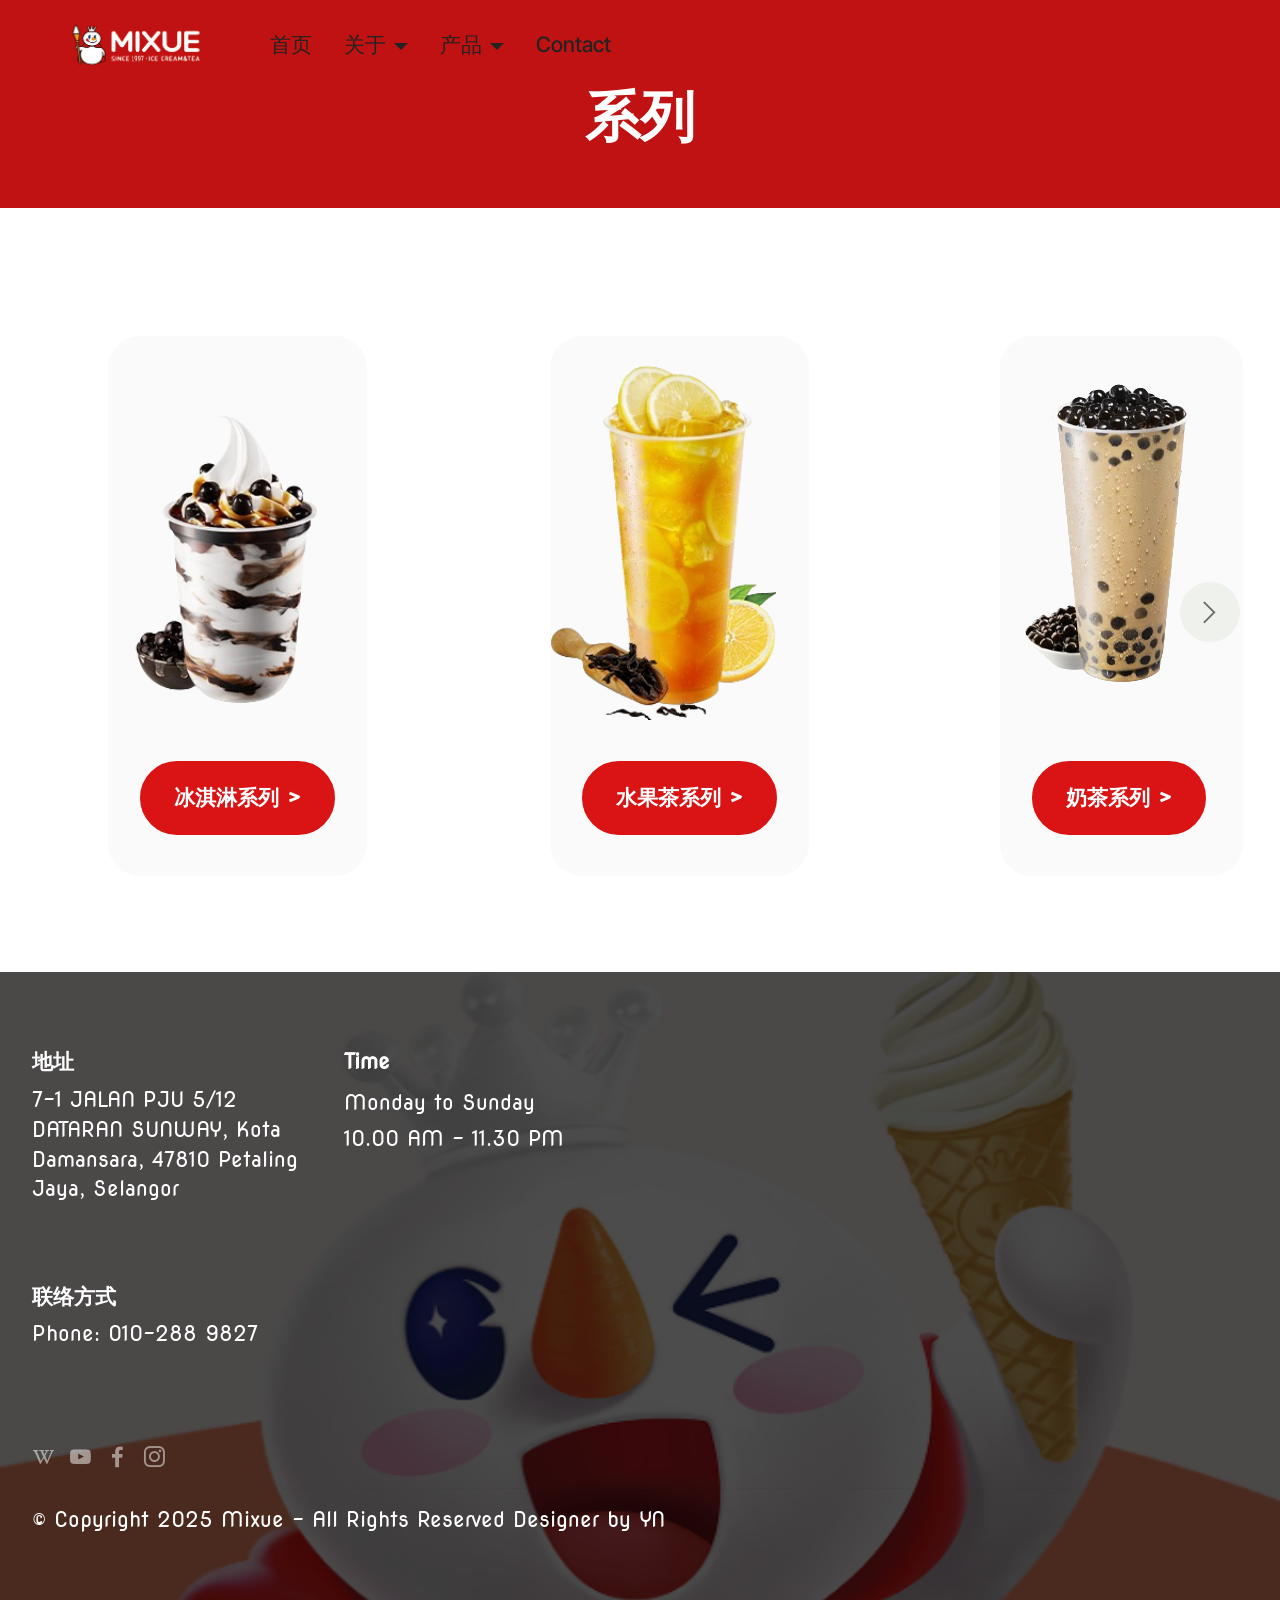
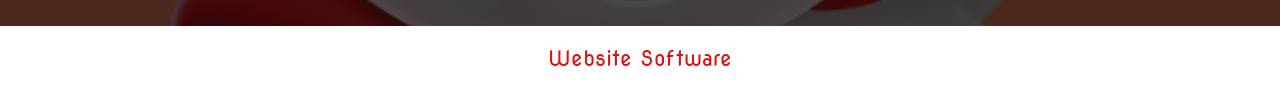
<file: page6.html>
<!DOCTYPE html>
<html  >
<head>
  <!-- Site made with Mobirise Website Builder v6.1.4, https://mobirise.com -->
  <meta charset="UTF-8">
  <meta http-equiv="X-UA-Compatible" content="IE=edge">
  <meta name="generator" content="Mobirise v6.1.4, mobirise.com">
  <meta name="viewport" content="width=device-width, initial-scale=1, minimum-scale=1">
  <link rel="shortcut icon" href="assets/images/logo-1.jpg" type="image/x-icon">
  <meta name="description" content="">
  
  
  <title>产品-系列</title>
  <link rel="stylesheet" href="assets/web/assets/mobirise-icons2/mobirise2.css">
  <link rel="stylesheet" href="assets/bootstrap/css/bootstrap.min.css">
  <link rel="stylesheet" href="assets/dropdown/css/style.css">
  <link rel="stylesheet" href="assets/socicon/css/styles.css">
  <link rel="stylesheet" href="assets/theme/css/style.css">
  <link rel="preload" href="https://fonts.googleapis.com/css?family=Inter+Tight:100,200,300,400,500,600,700,800,900,100i,200i,300i,400i,500i,600i,700i,800i,900i&display=swap" as="style" onload="this.onload=null;this.rel='stylesheet'">
  <noscript><link rel="stylesheet" href="https://fonts.googleapis.com/css?family=Inter+Tight:100,200,300,400,500,600,700,800,900,100i,200i,300i,400i,500i,600i,700i,800i,900i&display=swap"></noscript>
  <link rel="preload" href="https://fonts.googleapis.com/css?family=Nova+Round:400&display=swap" as="style" onload="this.onload=null;this.rel='stylesheet'">
  <noscript><link rel="stylesheet" href="https://fonts.googleapis.com/css?family=Nova+Round:400&display=swap"></noscript>
  <link rel="preload" as="style" href="assets/mobirise/css/mbr-additional.css?v=3YIOzY"><link rel="stylesheet" href="assets/mobirise/css/mbr-additional.css?v=3YIOzY" type="text/css">

  
  
  
</head>
<body>
  
  <section data-bs-version="5.1" class="menu menu6 cid-uYWJoiuajS" once="menu" id="menu06-4w">
	

	<nav class="navbar navbar-dropdown opacityScroll navbar-fixed-top navbar-expand-lg">
		<div class="container">
			<div class="navbar-brand">
				<span class="navbar-logo">
					<a href="index.html">
						<img src="assets/images/rb.png" alt="Mobirise Website Builder" style="height: 5rem;">
					</a>
				</span>
				
			</div>
			<button class="navbar-toggler" type="button" data-toggle="collapse" data-bs-toggle="collapse" data-target="#navbarSupportedContent" data-bs-target="#navbarSupportedContent" aria-controls="navbarNavAltMarkup" aria-expanded="false" aria-label="Toggle navigation">
				<div class="hamburger">
					<span></span>
					<span></span>
					<span></span>
					<span></span>
				</div>
			</button>
			<div class="collapse navbar-collapse opacityScroll" id="navbarSupportedContent">
				<ul class="navbar-nav nav-dropdown nav-right" data-app-modern-menu="true"><li class="nav-item"><a class="nav-link link text-black display-4" href="index.html">首页</a></li><li class="nav-item dropdown">
						<a class="nav-link link dropdown-toggle text-black display-4" href="https://mobiri.se" data-toggle="dropdown-submenu" data-bs-toggle="dropdown" data-bs-auto-close="outside" aria-expanded="false">关于</a><div class="dropdown-menu" aria-labelledby="dropdown-857"><a class="dropdown-item text-black display-4" href="page1.html">品牌简介</a><a class="dropdown-item text-black display-4" href="page2.html">雪王简介</a><a class="show dropdown-item text-black display-4" href="page4.html">品牌历程</a><a class="show dropdown-item text-black display-4" href="page5.html">企业文化</a></div>
					</li>
					<li class="nav-item dropdown">
						<a class="nav-link link dropdown-toggle text-black display-4" href="https://mobiri.se" aria-expanded="false" data-toggle="dropdown-submenu" data-bs-toggle="dropdown" data-bs-auto-close="outside">产品</a><div class="dropdown-menu" aria-labelledby="dropdown-989"><a class="dropdown-item show text-black display-4" href="page6.html" aria-expanded="false">系列</a></div>
					</li><li class="nav-item"><a class="nav-link link text-black display-4" href="page12.html">Contact</a></li></ul>
				
				
			</div>
		</div>
	</nav>
</section>

<section data-bs-version="5.1" class="article14 cid-uYWJokeivp" id="article14-51">
    
    <div class="container">
        <div class="row justify-content-center">
            <div class="col-md-12 col-lg-10">
                <h3 class="mbr-section-title mbr-fonts-style display-2"><strong>系列</strong>
                </h3>
                
            </div>
        </div>
    </div>
</section>

<section data-bs-version="5.1" class="slider4 mbr-embla cid-uZdSK2Kjt7" id="slider4-6q">
    
    
    <div class="position-relative text-center">
        
        <div class="embla mt-4" data-skip-snaps="true" data-align="center" data-contain-scroll="trimSnaps" data-auto-play-interval="5" data-draggable="true">
            <div class="embla__viewport container-fluid">
                <div class="embla__container">
                    <div class="embla__slide slider-image item" style="margin-left: 1rem; margin-right: 1rem;">
                        <div class="slide-content">
                            <div class="item-wrapper">
                                <div class="item-img">
                                    <img src="assets/images/super-boba-sundae.png" alt="Mobirise Website Builder">
                                </div>
                            </div>
                            <div class="item-content">
                                
                                
                                
                            </div>
                            <div class="mbr-section-btn item-footer mt-2"><a href="page8.html" class="btn btn-primary item-btn display-7" target="_blank">冰淇淋系列 &gt;</a></div>
                        </div>
                    </div>
                    <div class="embla__slide slider-image item" style="margin-left: 1rem; margin-right: 1rem;">
                        <div class="slide-content">
                            <div class="item-wrapper">
                                <div class="item-img">
                                    <img src="assets/images/lemon-black-tea.png" alt="Mobirise Website Builder">
                                </div>
                            </div>
                            <div class="item-content">
                                
                                
                                
                            </div>
                            <div class="mbr-section-btn item-footer mt-2"><a href="page9.html" class="btn btn-primary item-btn display-7" target="_blank">水果茶系列
                                    &gt;</a></div>
                        </div>
                    </div>
                    <div class="embla__slide slider-image item" style="margin-left: 1rem; margin-right: 1rem;">
                        <div class="slide-content">
                            <div class="item-wrapper">
                                <div class="item-img">
                                    <img src="assets/images/classical-milk-tea.png" alt="Mobirise Website Builder">
                                </div>
                            </div>
                            <div class="item-content">
                                
                                
                                
                            </div>
                            <div class="mbr-section-btn item-footer mt-2"><a href="page10.html" class="btn btn-primary item-btn display-7" target="_blank">奶茶系列
                                    &gt;</a></div>
                        </div>
                    </div>
                    <div class="embla__slide slider-image item" style="margin-left: 1rem; margin-right: 1rem;">
                        <div class="slide-content">
                            <div class="item-wrapper">
                                <div class="item-img">
                                    <img src="assets/images/ice-cream-toffee-hazelnut-latte.png" alt="Mobirise Website Builder">
                                </div>
                            </div>
                            <div class="item-content">
                                
                                
                                
                            </div>
                            <div class="mbr-section-btn item-footer mt-2"><a href="page11.html" class="btn btn-primary item-btn display-7" target="_blank">咖啡
                                    &gt;</a></div>
                        </div>
                    </div>
                </div>
            </div>
            <button class="embla__button embla__button--prev">
                <span class="mobi-mbri mobi-mbri-arrow-prev mbr-iconfont" aria-hidden="true"></span>
                <span class="sr-only visually-hidden visually-hidden">Previous</span>
            </button>
            <button class="embla__button embla__button--next">
                <span class="mobi-mbri mobi-mbri-arrow-next mbr-iconfont" aria-hidden="true"></span>
                <span class="sr-only visually-hidden visually-hidden">Next</span>
            </button>
        </div>
    </div>
</section>

<section data-bs-version="5.1" class="footer6 cid-uYWJokLJVp" once="footers" id="footer6-53">

    

    <div class="mbr-overlay" style="opacity: 0.7; background-color: rgb(0, 0, 0);"></div>

    <div class="container">
        <div class="row content mbr-white">
            <div class="col-12 col-md-3 mbr-fonts-style display-7">
                <h5 class="mbr-section-subtitle mbr-fonts-style mb-2 display-7">
                    <strong>地址</strong>
                </h5>
                <p class="mbr-text mbr-fonts-style display-7">7-1 JALAN PJU 5/12 DATARAN SUNWAY, Kota Damansara, 47810 Petaling Jaya, Selangor
                </p> <br>
                <h5 class="mbr-section-subtitle mbr-fonts-style mb-2 mt-4 display-7">
                    <strong>联络方式</strong></h5>
                <p class="mbr-text mbr-fonts-style mb-4 display-7">Phone:&nbsp;010-288 9827<br></p>
            </div>
            <div class="col-12 col-md-3 mbr-fonts-style display-7">
                <h5 class="mbr-section-subtitle mbr-fonts-style mb-2 display-7"><strong>Time</strong></h5>
                <ul class="list mbr-fonts-style mb-4 display-7">
                    <li class="mbr-text item-wrap">Monday to Sunday&nbsp;</li><li class="mbr-text item-wrap">10.00 AM - 11.30 PM&nbsp;</li>
                </ul>
                <h5 class="mbr-section-subtitle mbr-fonts-style mb-2 mt-5 display-7"></h5>
                <p class="mbr-text mbr-fonts-style mb-4 display-7"></p>
            </div>
            <div class="col-12 col-md-6">
                <div class="google-map"><iframe frameborder="0" style="border:0" src="https://www.google.com/maps/embed/v1/place?key=AIzaSyAtXm0x23nRCgazjDV2Kl3GTHRP411ougQ&amp;q=7-1 JALAN PJU 5/12 DATARAN SUNWAY, Kota Damansara, 47810 Petaling Jaya, Selangor" allowfullscreen=""></iframe></div>
            </div>
            <div class="col-md-6">
                <div class="social-list align-left">
                    <div class="soc-item">
                        <a href="https://zh.wikipedia.org/zh-my/%E8%9C%9C%E9%9B%AA%E5%86%B0%E5%9F%8E" target="_blank">
                            <span class="mbr-iconfont mbr-iconfont-social socicon-wikipedia socicon"></span>
                        </a>
                    </div>
                    <div class="soc-item">
                        <a href="https://www.youtube.com/@MIXUEMalaysia/videos" target="_blank">
                            <span class="mbr-iconfont mbr-iconfont-social socicon-youtube socicon"></span>
                        </a>
                    </div>
                    <div class="soc-item">
                        <a href="https://www.facebook.com/mixuemalaysia/?locale=ms_MY" target="_blank">
                            <span class="mbr-iconfont mbr-iconfont-social socicon-facebook socicon"></span>
                        </a>
                    </div>
                    <div class="soc-item">
                        <a href="https://instagram.com/mobirise" target="_blank">
                            <span class="socicon-instagram socicon mbr-iconfont mbr-iconfont-social"></span>
                        </a>
                    </div>
                    
                    
                </div>
            </div>
        </div>
        <div class="footer-lower">
            <div class="media-container-row">
                <div class="col-sm-12">
                    <hr>
                </div>
            </div>
            <div class="col-sm-12 copyright pl-0">
                <p class="mbr-text mbr-fonts-style mbr-white display-7">
                    © Copyright 2025 Mixue - All Rights Reserved Designer by YN</p>
            </div>
        </div>
    </div>
</section><section class="display-7" style="padding: 0;align-items: center;justify-content: center;flex-wrap: wrap;    align-content: center;display: flex;position: relative;height: 4rem;"><a href="https://mobiri.se/4250556" style="flex: 1 1;height: 4rem;position: absolute;width: 100%;z-index: 1;"><img alt="" style="height: 4rem;" src="[data-uri]"></a><p style="margin: 0;text-align: center;" class="display-7">&#8204;</p><a style="z-index:1" href="https://mobirise.com"> Website Software</a></section><script src="assets/bootstrap/js/bootstrap.bundle.min.js"></script>  <script src="assets/smoothscroll/smooth-scroll.js"></script>  <script src="assets/ytplayer/index.js"></script>  <script src="assets/dropdown/js/navbar-dropdown.js"></script>  <script src="assets/embla/embla.min.js"></script>  <script src="assets/embla/script.js"></script>  <script src="assets/theme/js/script.js"></script>  
  
  
</body>
</html>
</file>
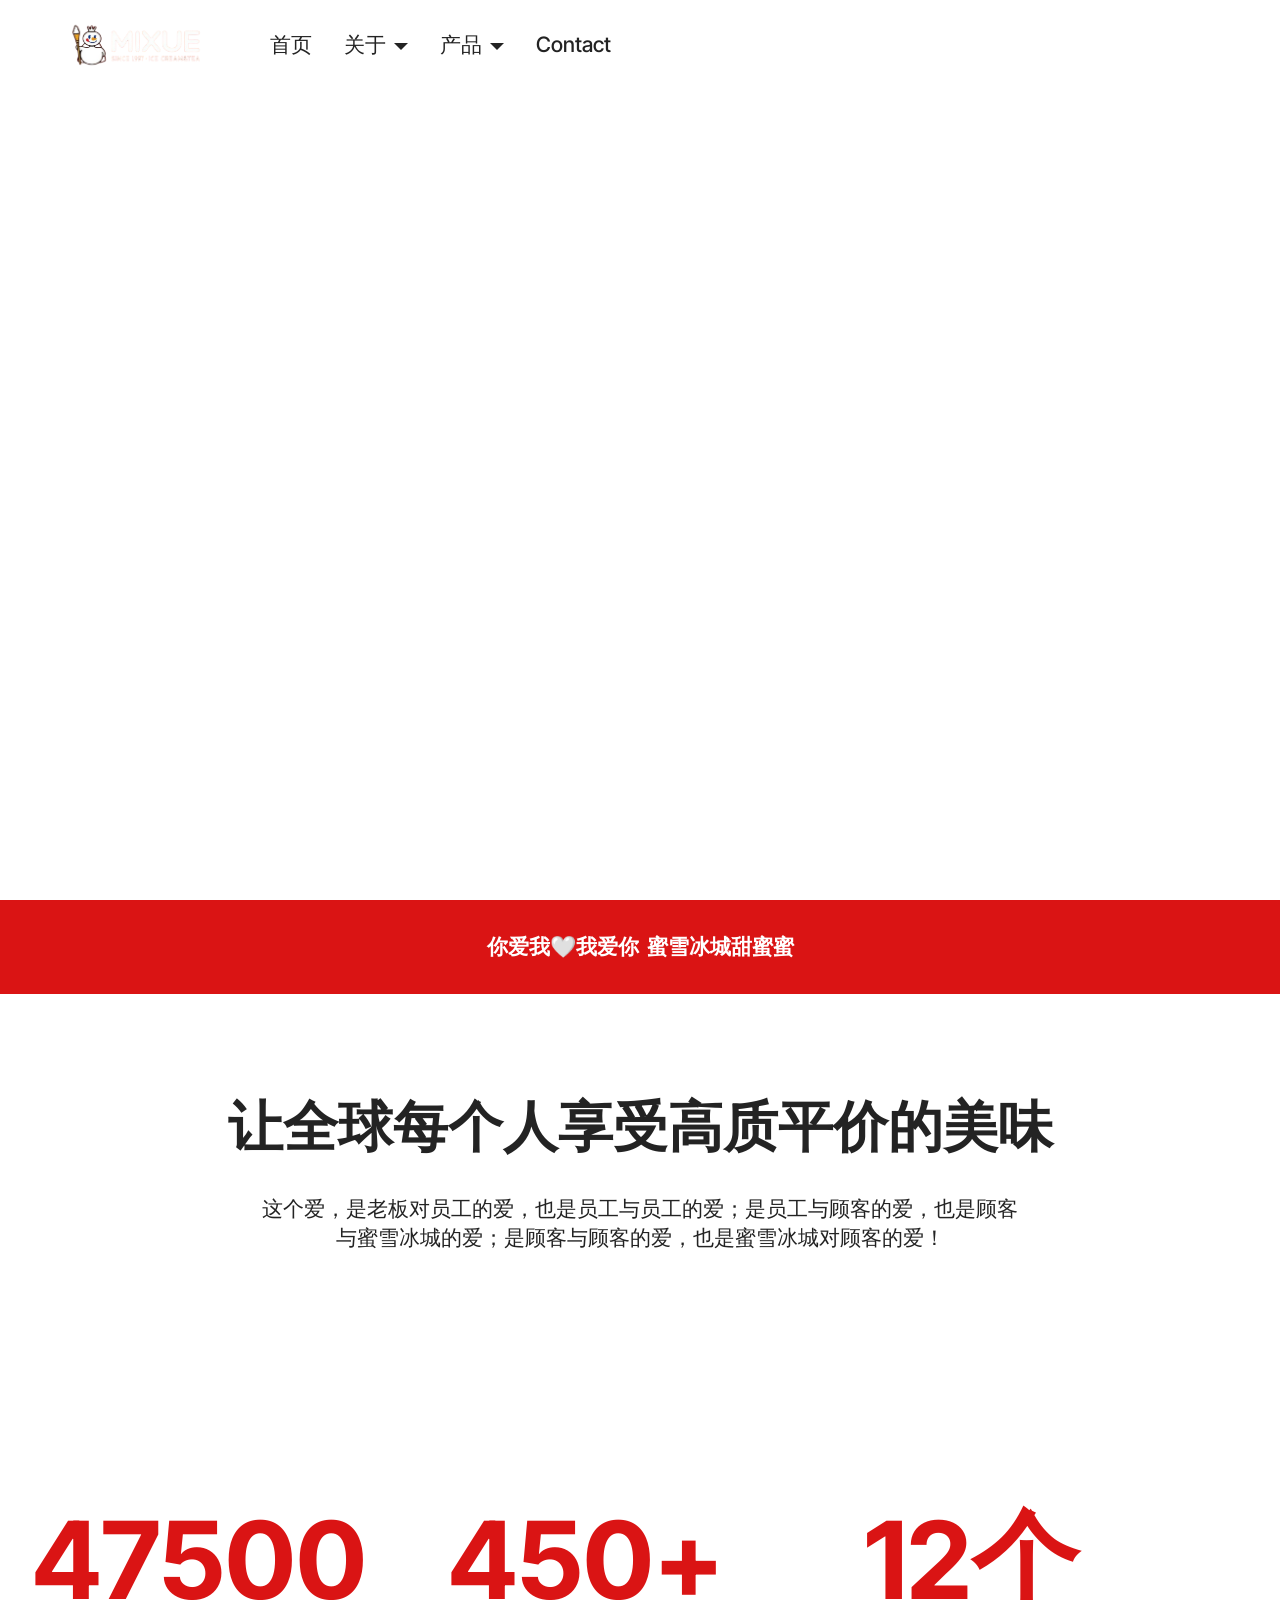
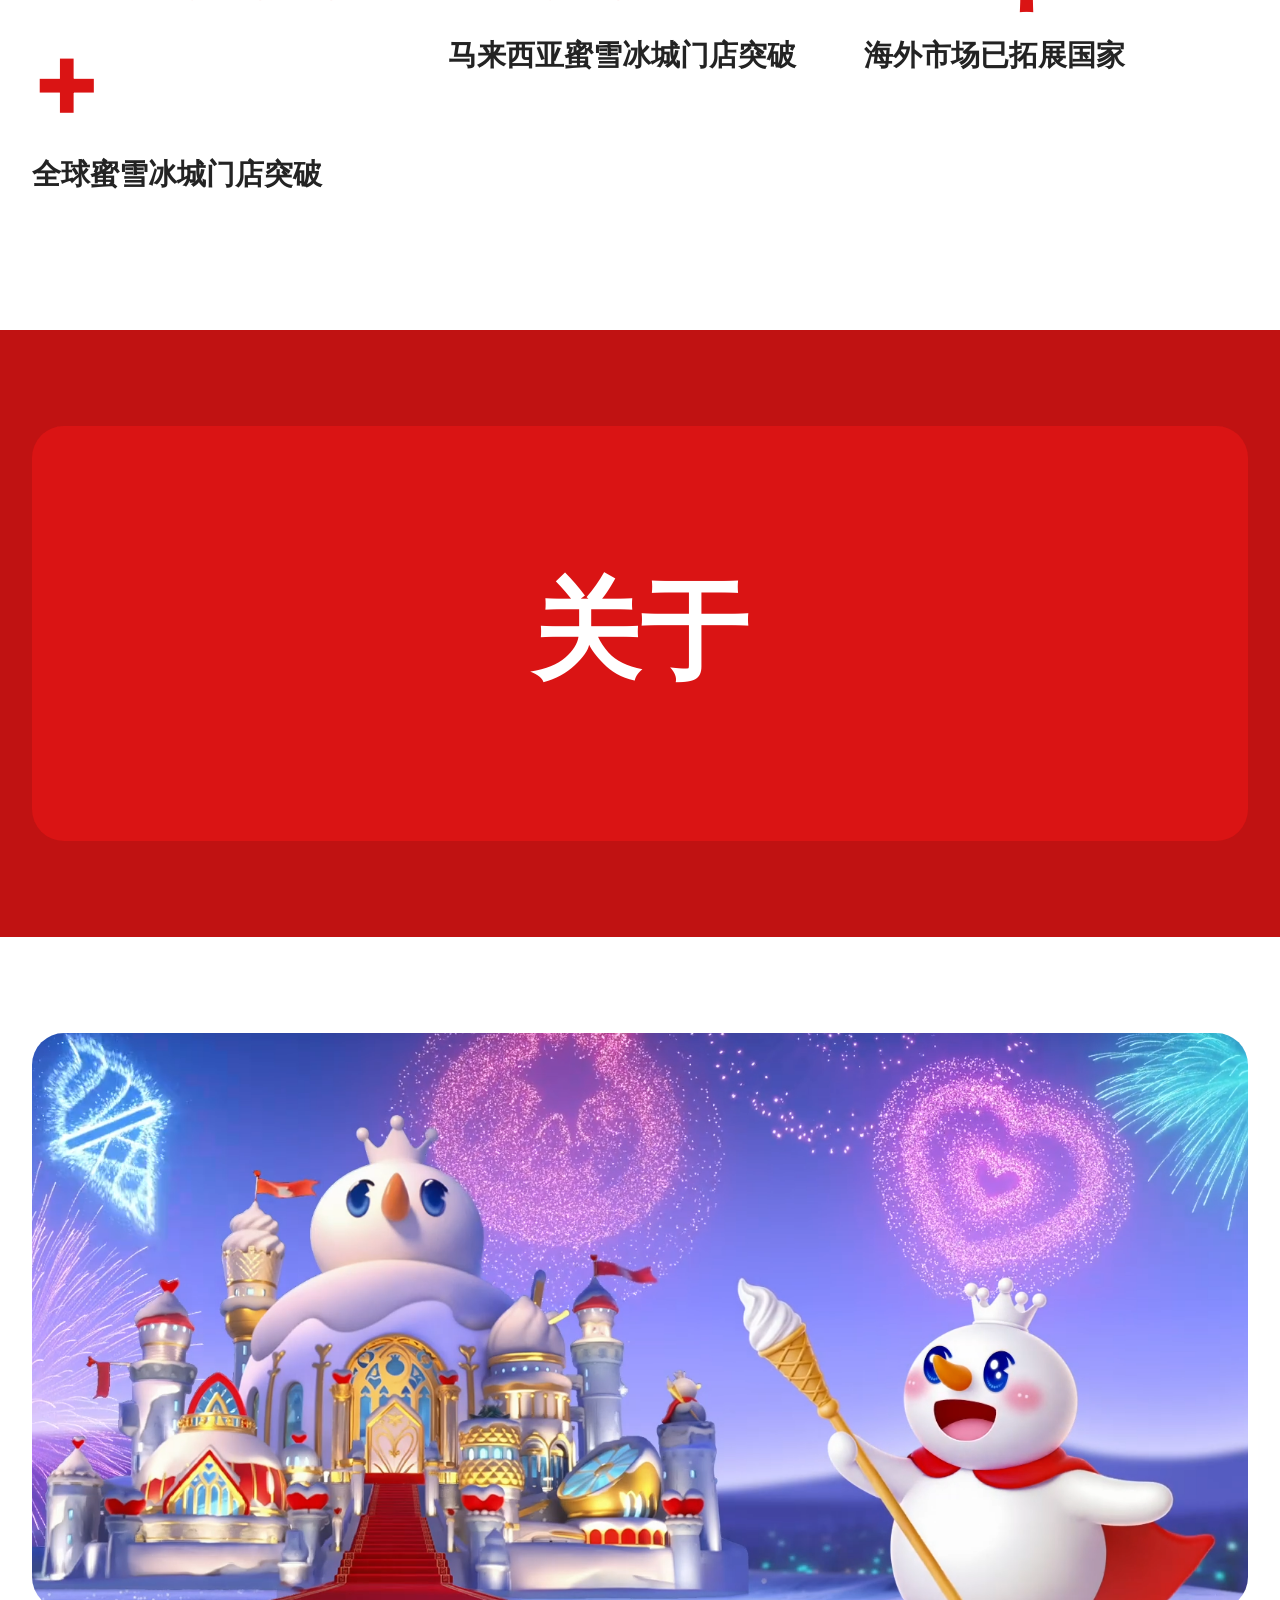
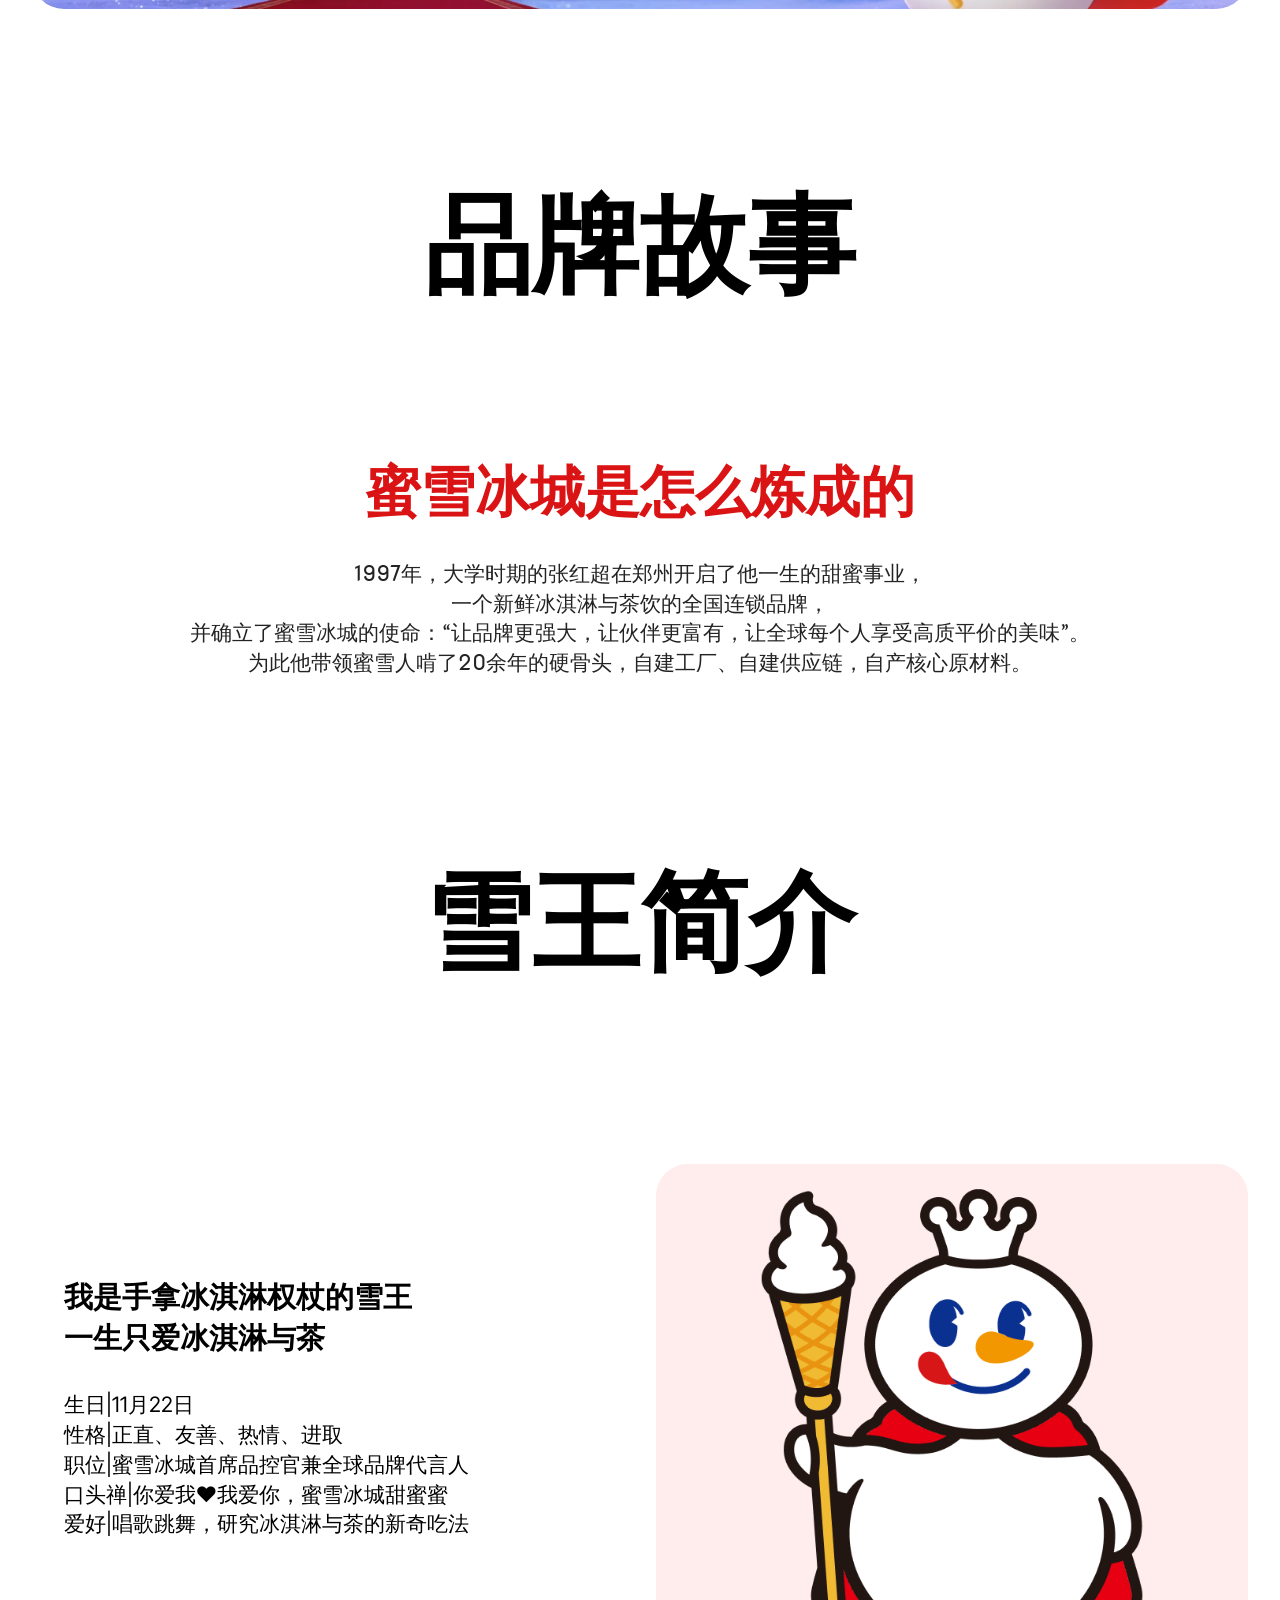
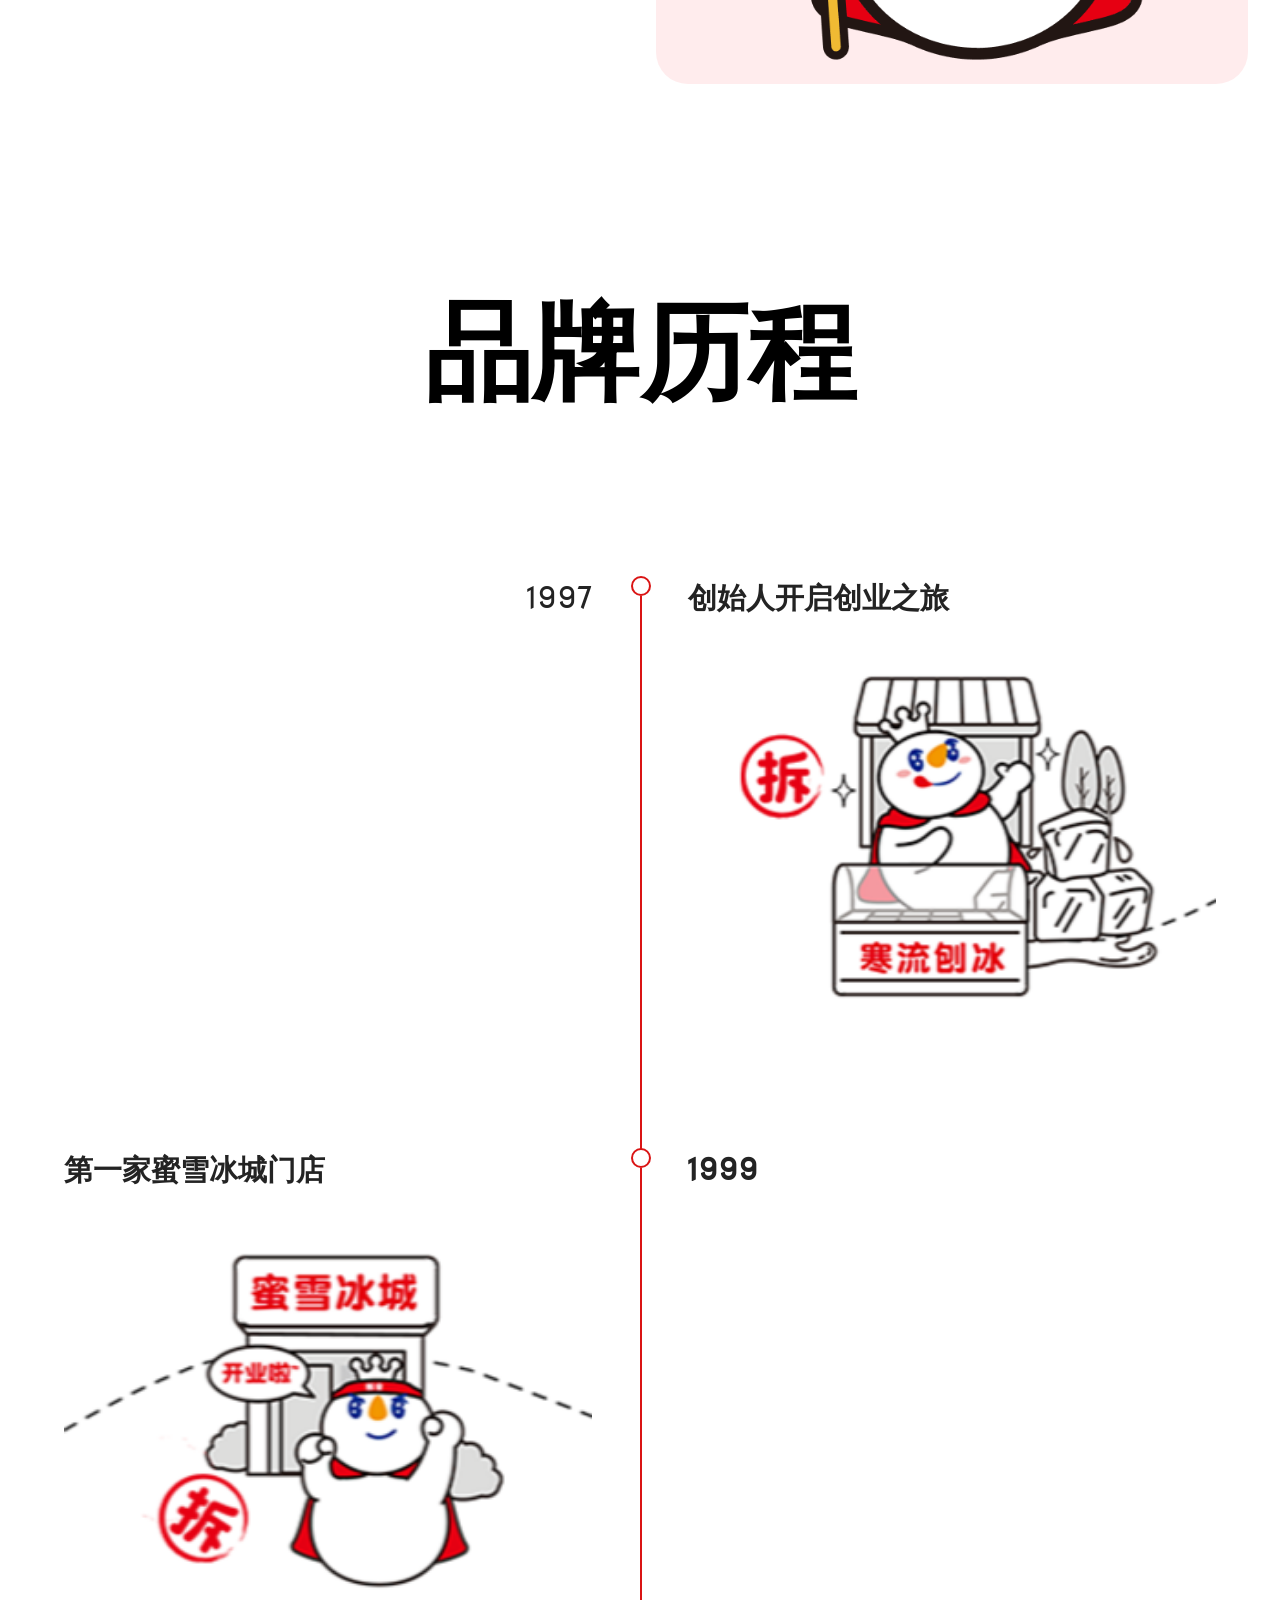
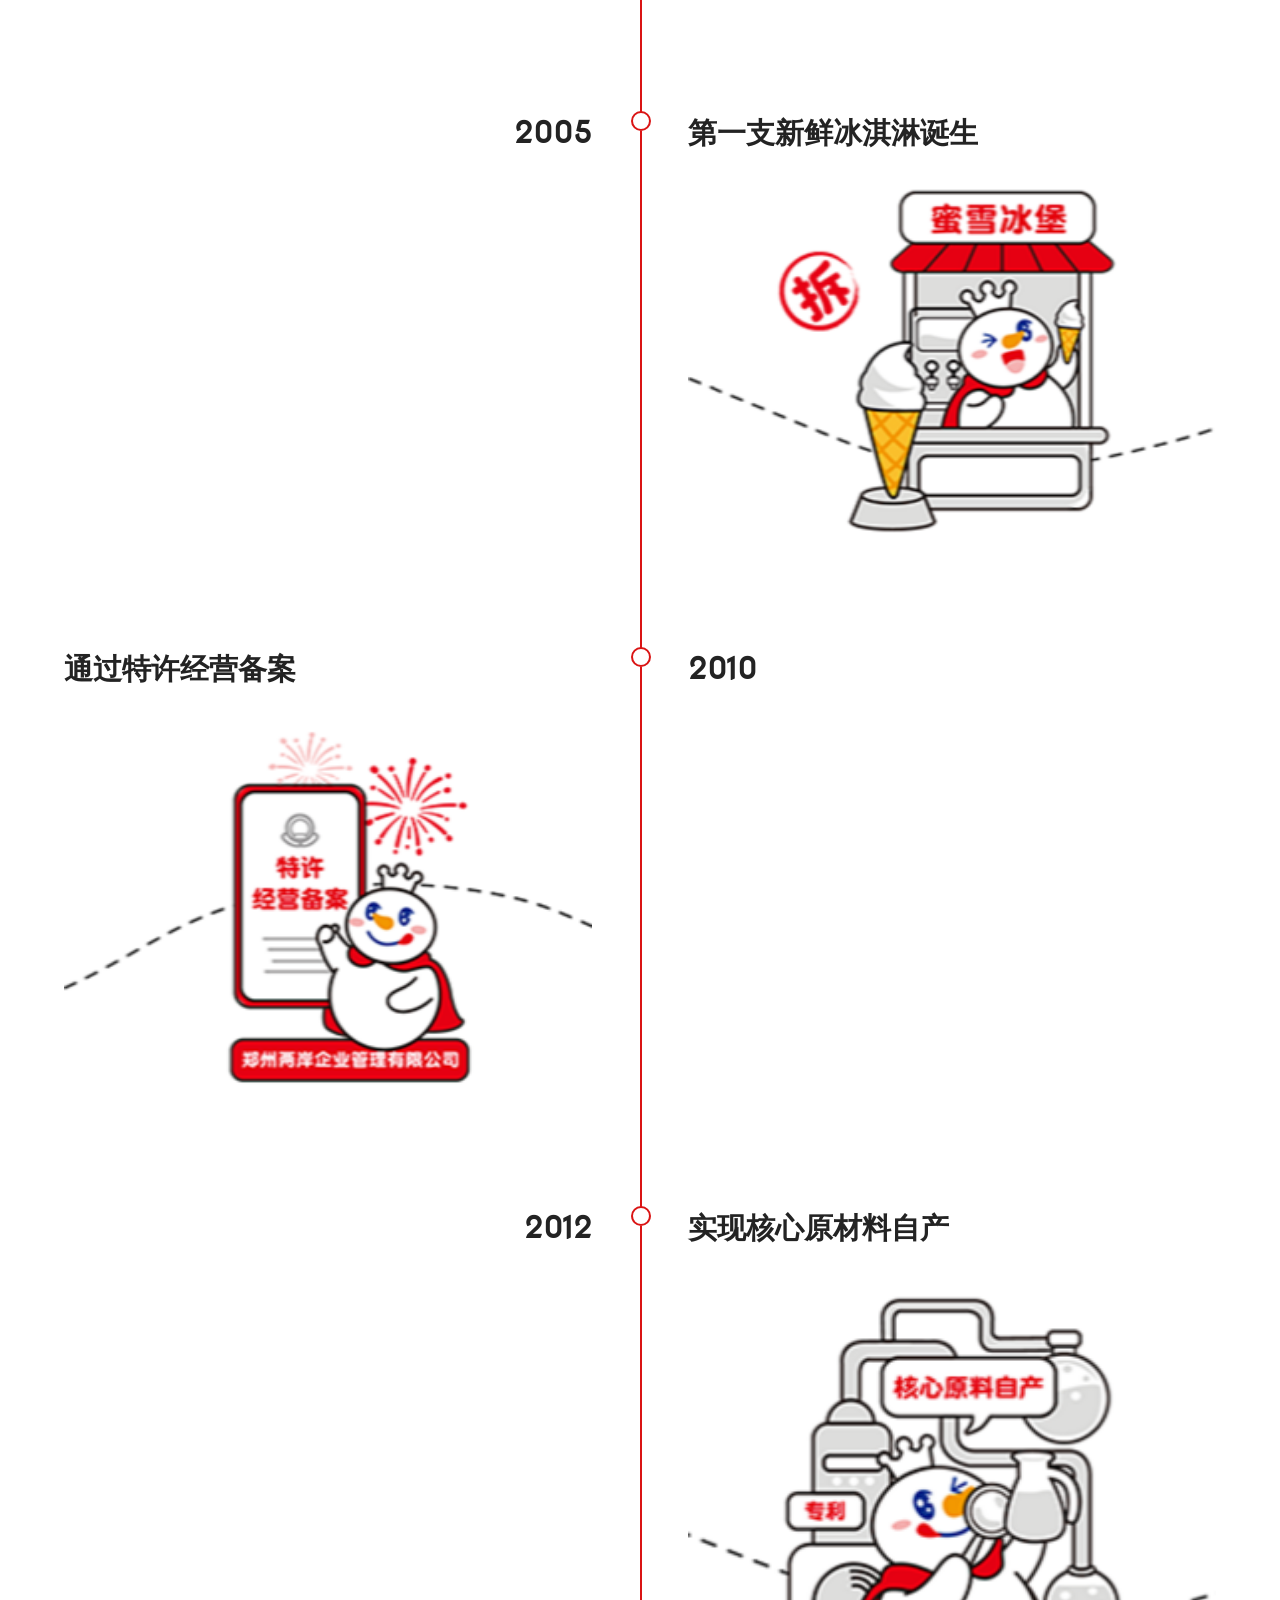
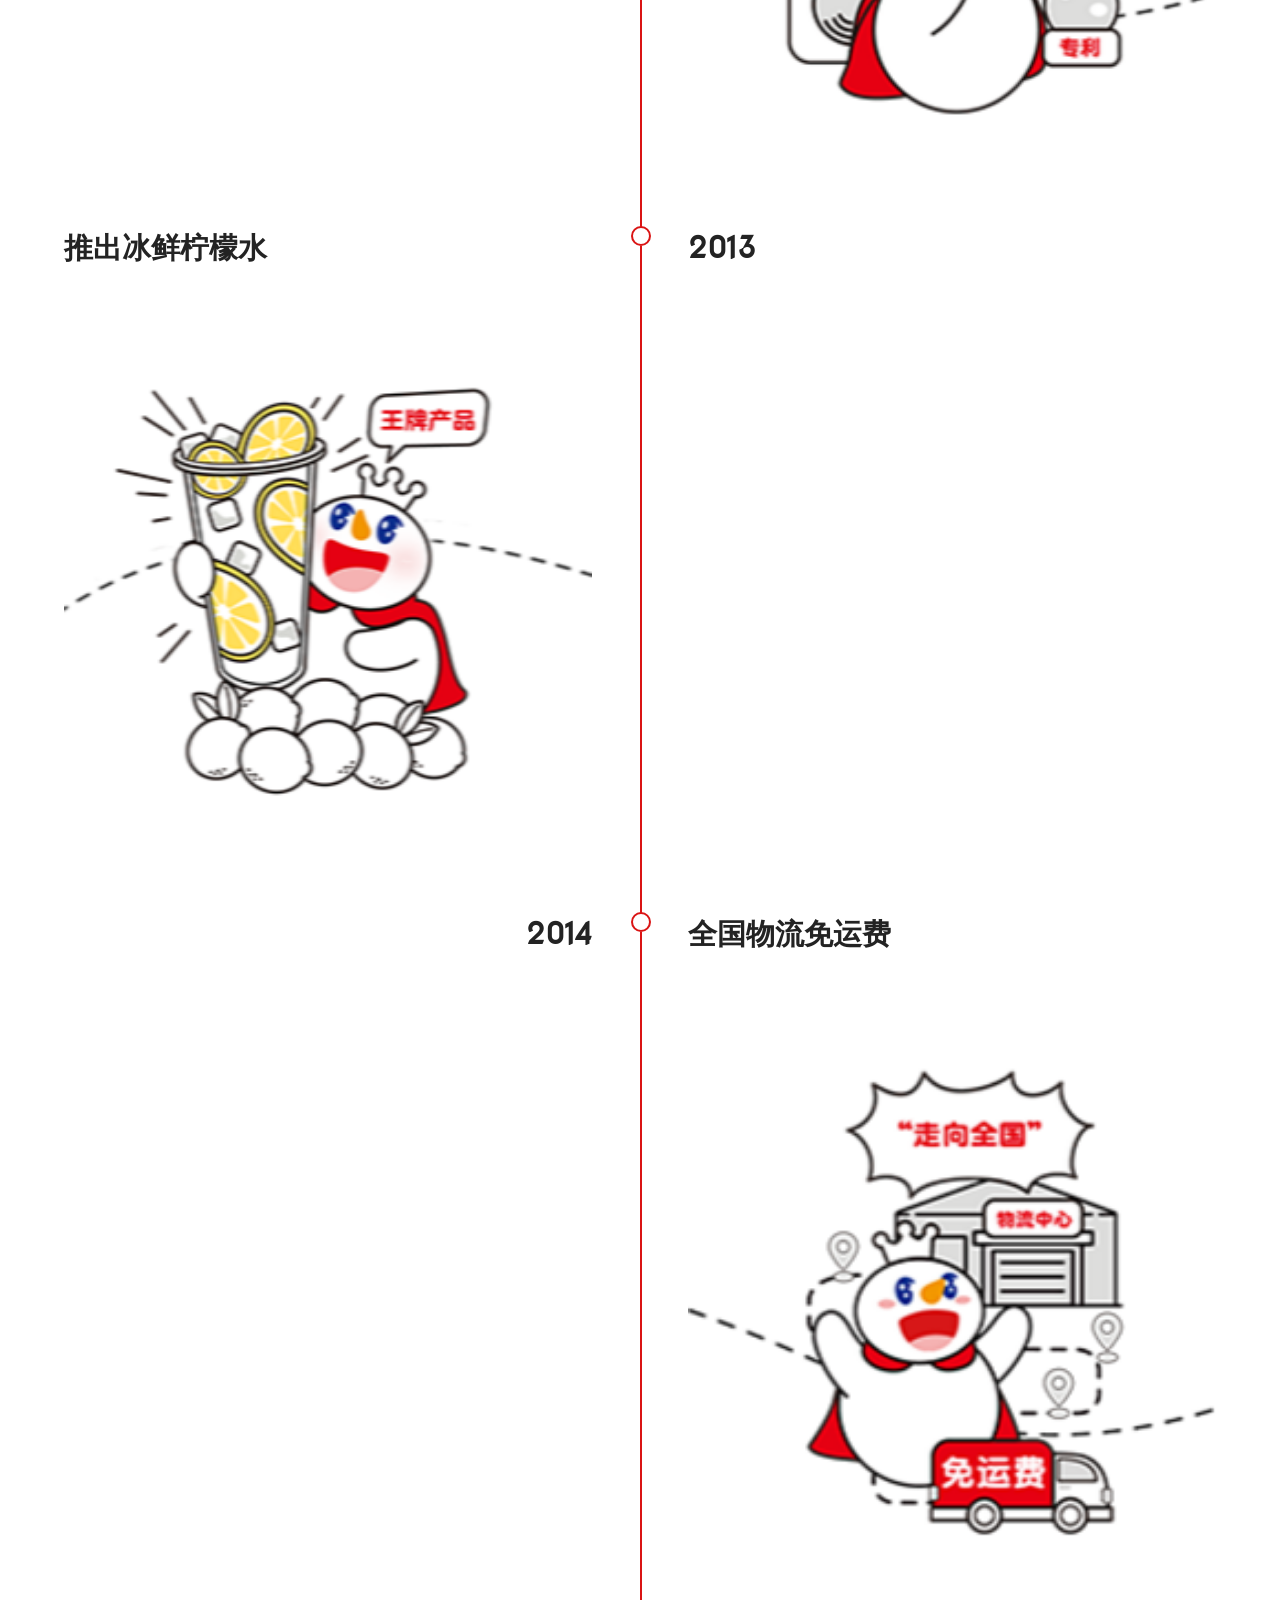
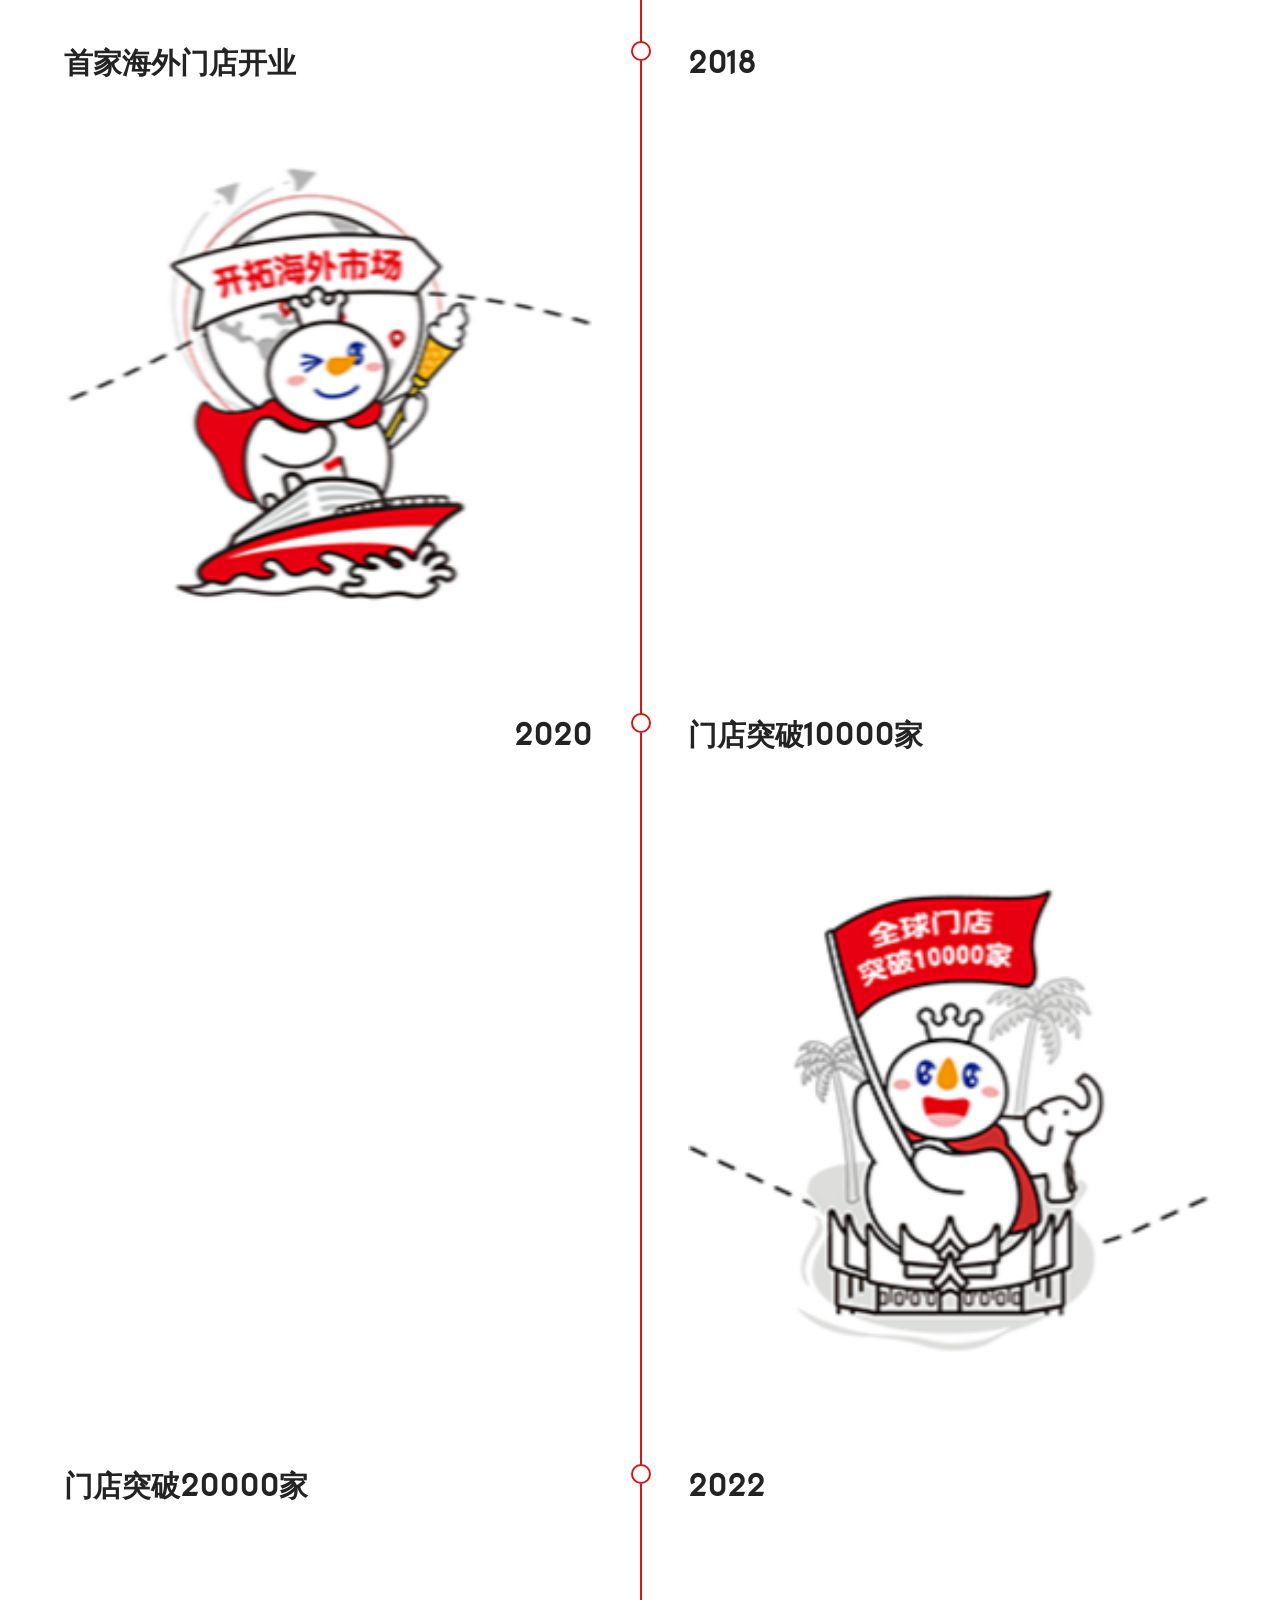
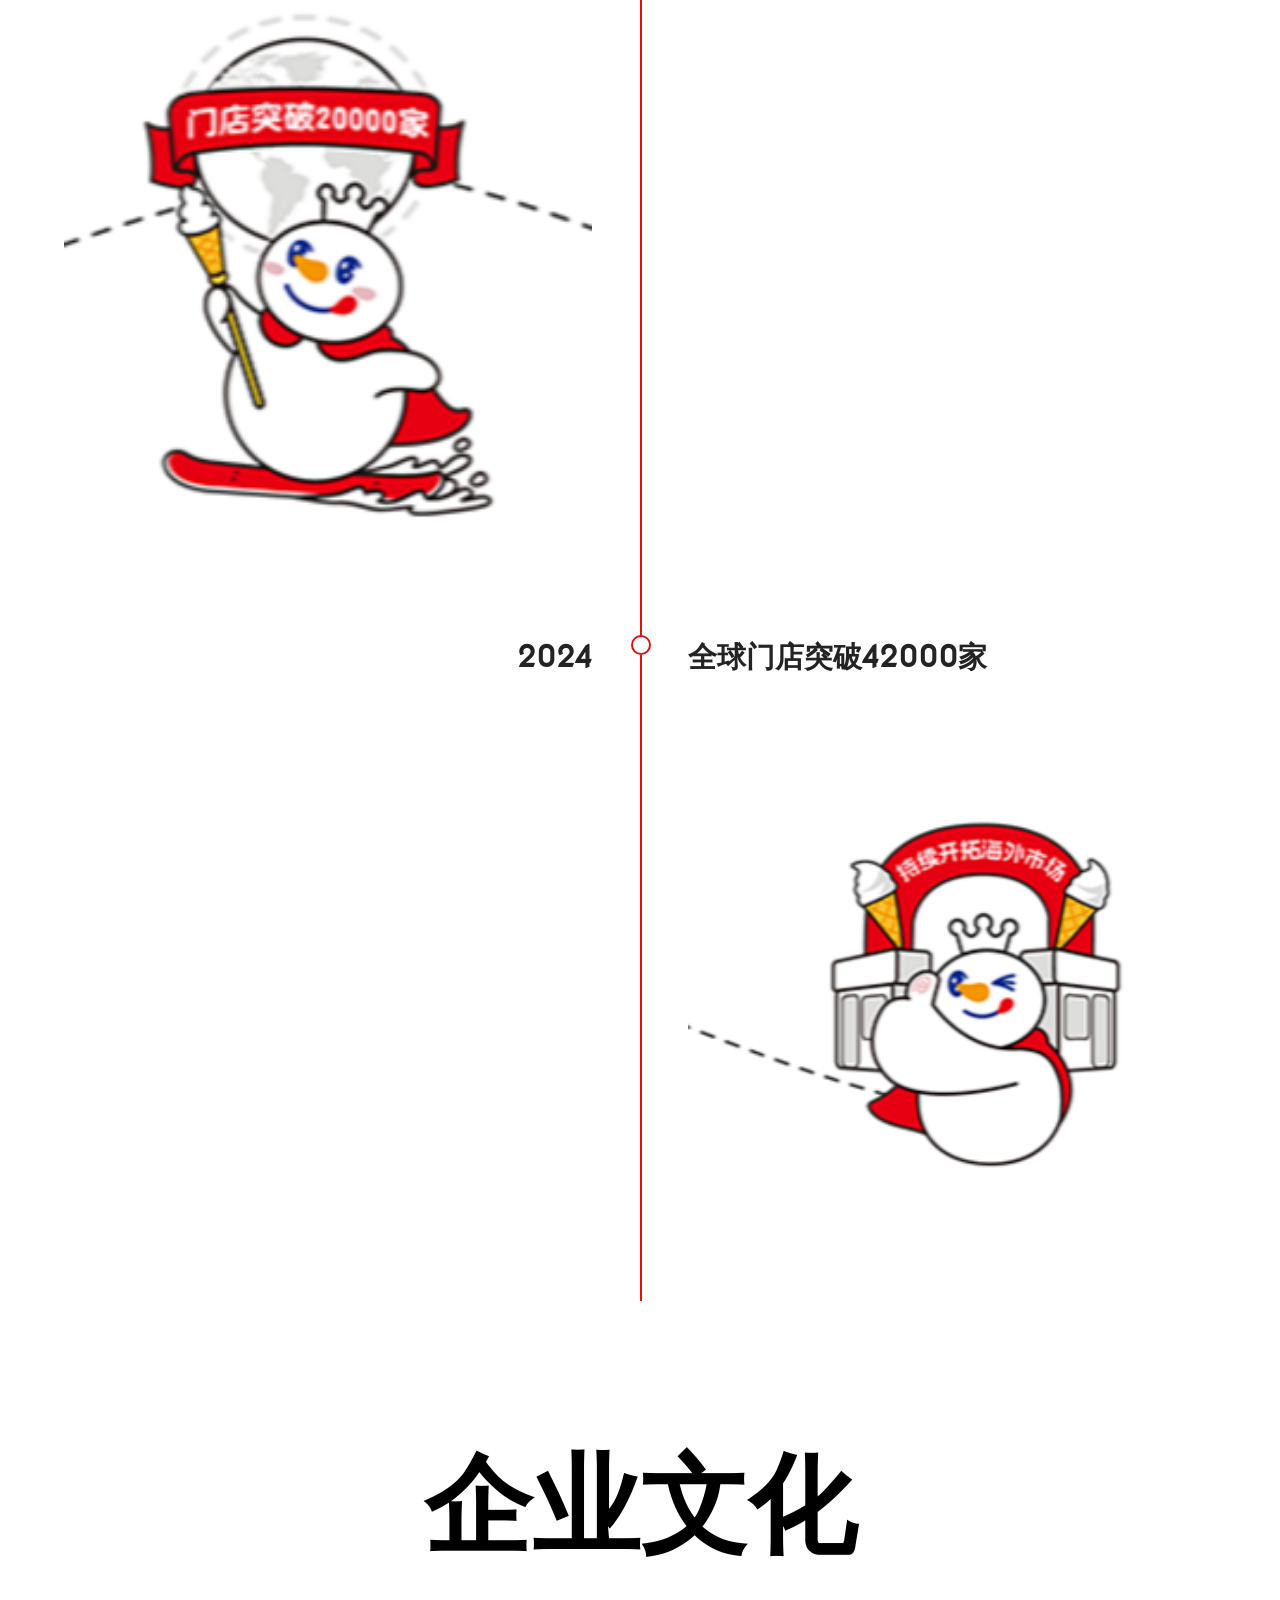
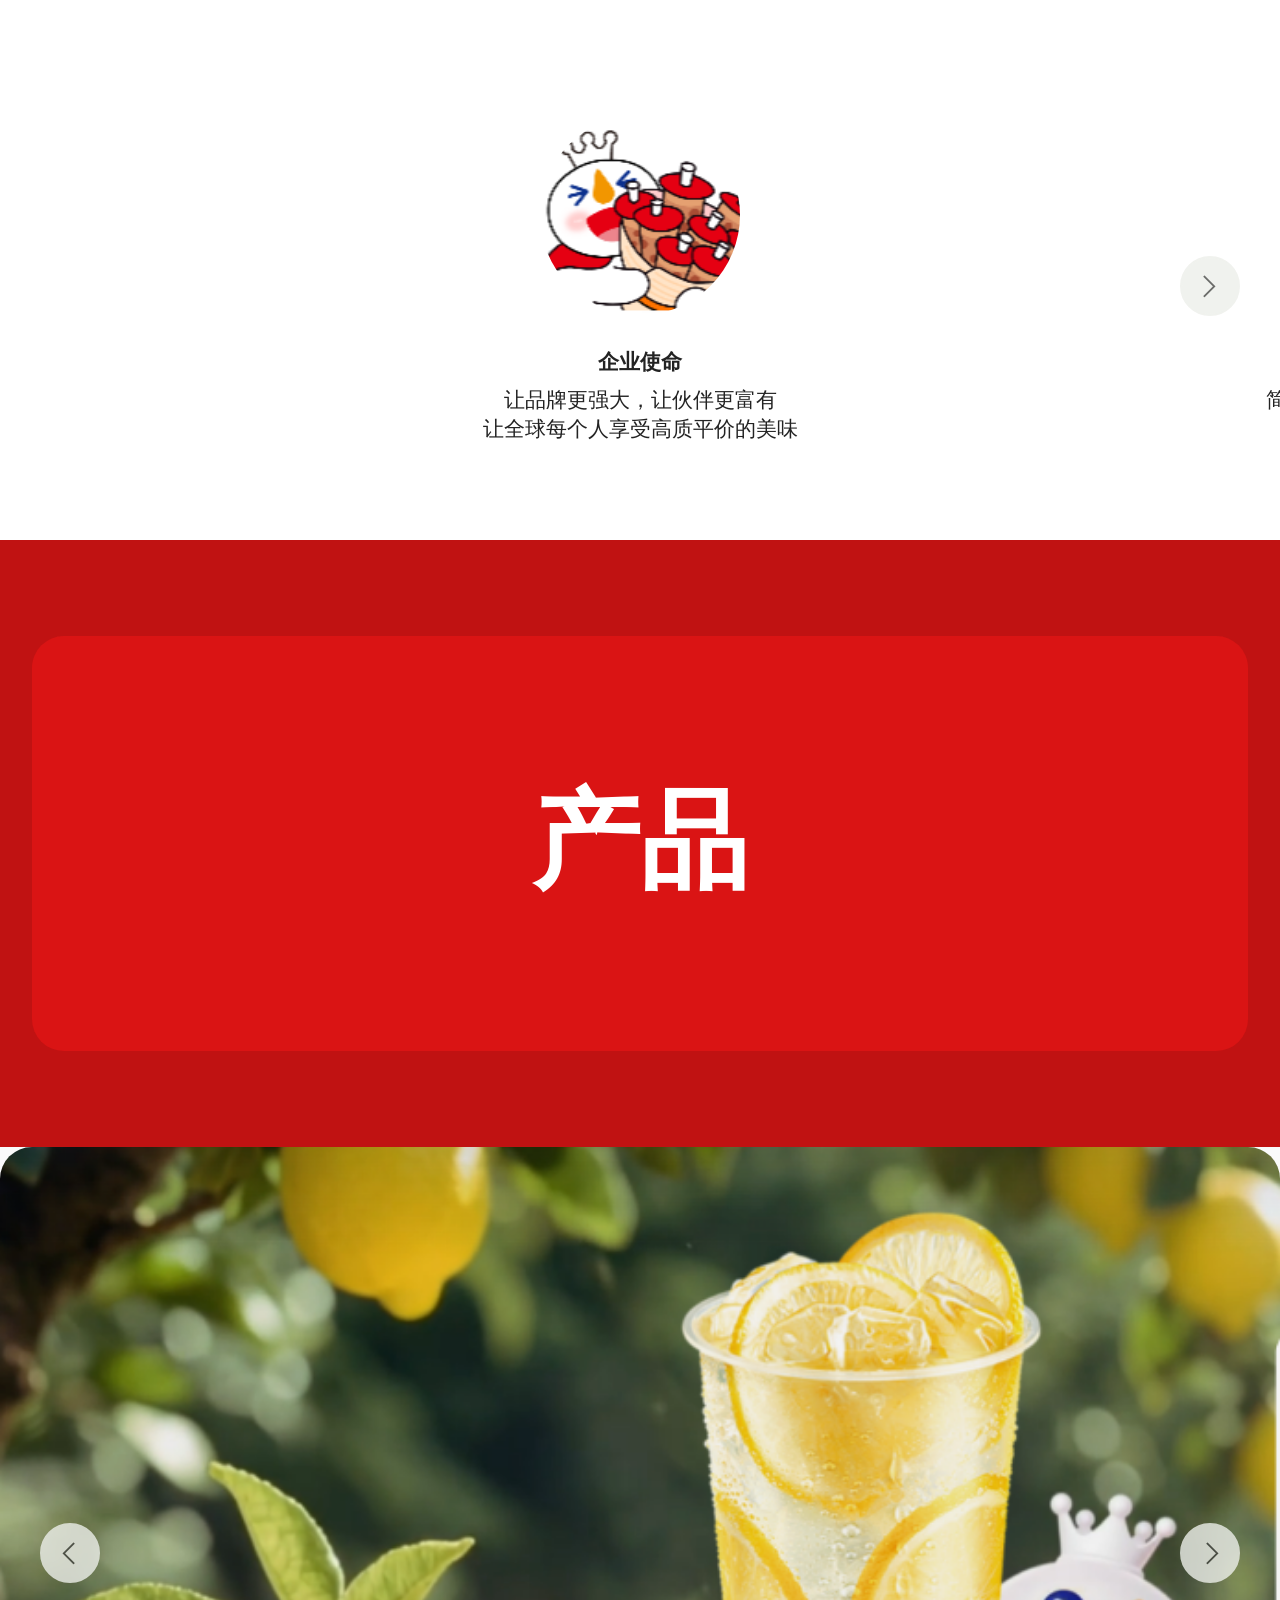
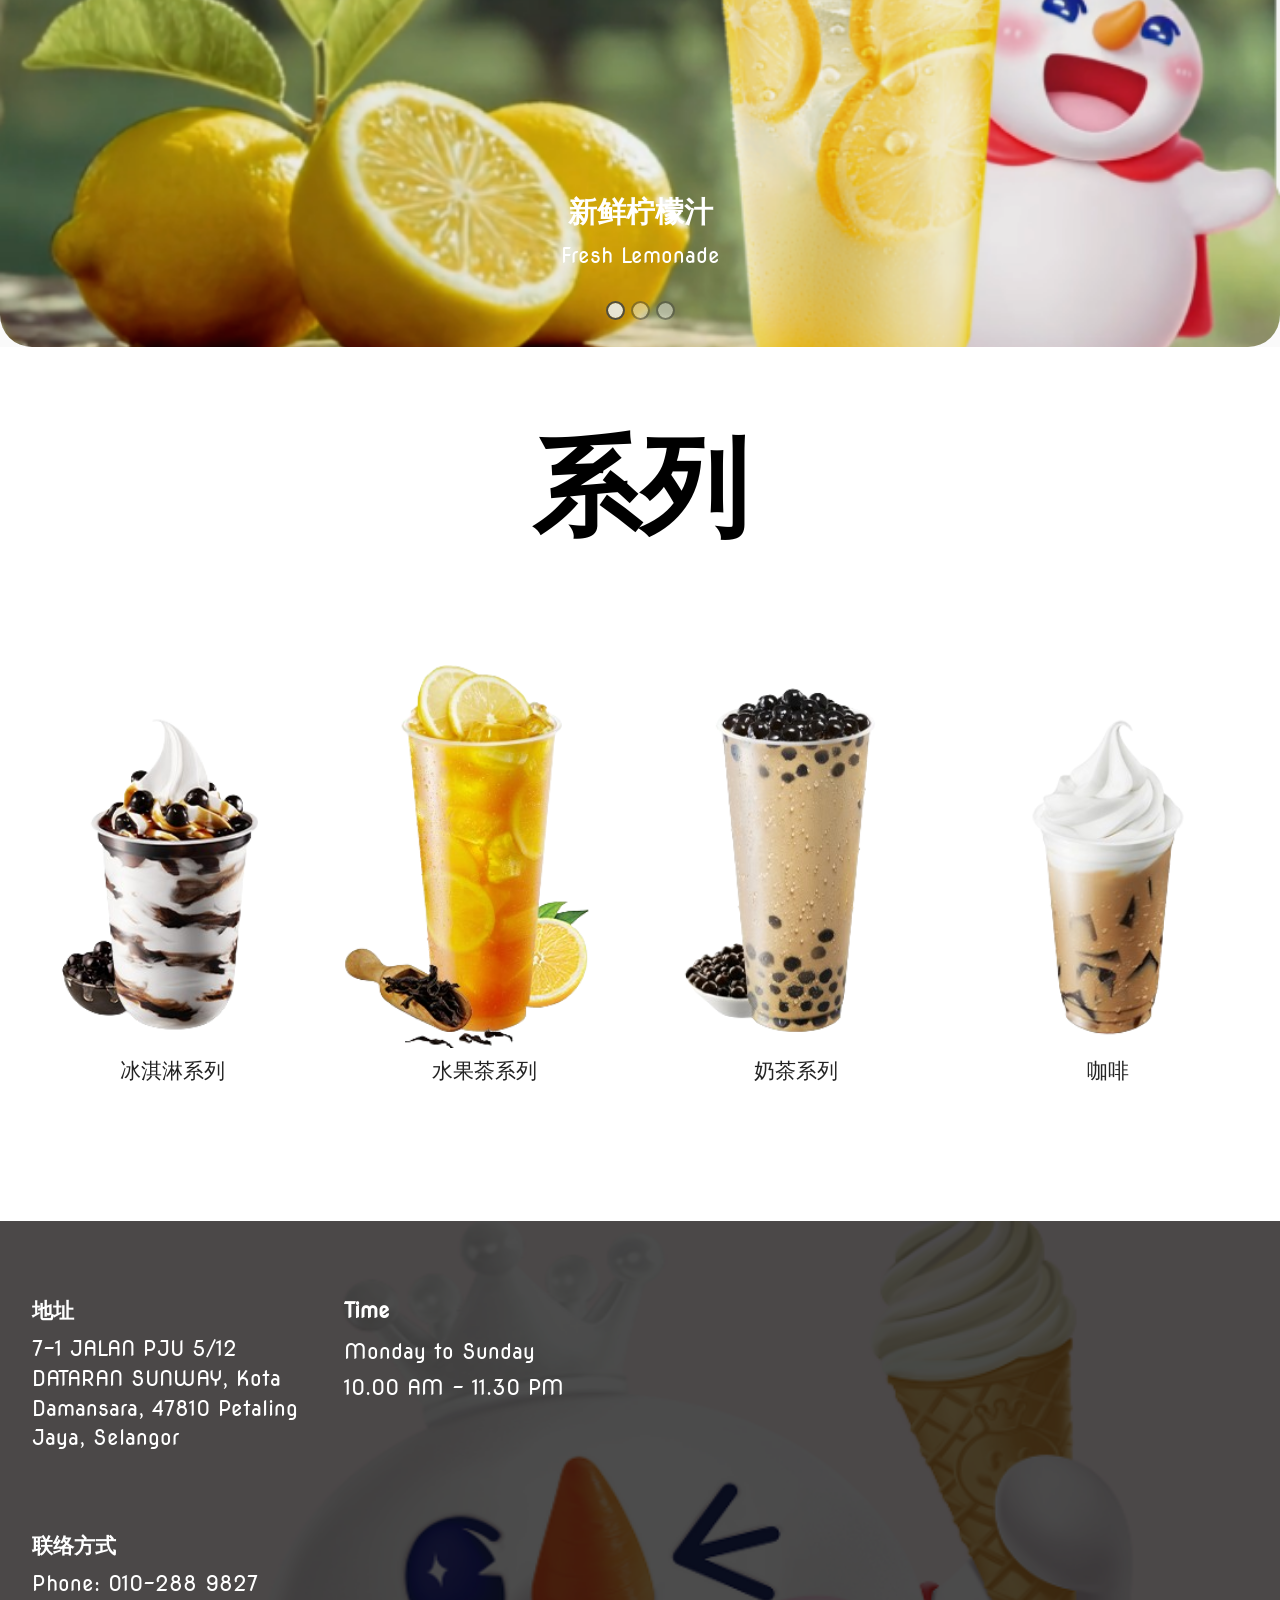
<file: page7.html>
<!DOCTYPE html>
<html  >
<head>
  <!-- Site made with Mobirise Website Builder v6.1.4, https://mobirise.com -->
  <meta charset="UTF-8">
  <meta http-equiv="X-UA-Compatible" content="IE=edge">
  <meta name="generator" content="Mobirise v6.1.4, mobirise.com">
  <meta name="viewport" content="width=device-width, initial-scale=1, minimum-scale=1">
  <link rel="shortcut icon" href="assets/images/logo-1.jpg" type="image/x-icon">
  <meta name="description" content="">
  
  
  <title>原本</title>
  <link rel="stylesheet" href="assets/web/assets/mobirise-icons2/mobirise2.css">
  <link rel="stylesheet" href="assets/bootstrap/css/bootstrap.min.css">
  <link rel="stylesheet" href="assets/dropdown/css/style.css">
  <link rel="stylesheet" href="assets/socicon/css/styles.css">
  <link rel="stylesheet" href="assets/theme/css/style.css">
  <link rel="preload" href="https://fonts.googleapis.com/css?family=Inter+Tight:100,200,300,400,500,600,700,800,900,100i,200i,300i,400i,500i,600i,700i,800i,900i&display=swap" as="style" onload="this.onload=null;this.rel='stylesheet'">
  <noscript><link rel="stylesheet" href="https://fonts.googleapis.com/css?family=Inter+Tight:100,200,300,400,500,600,700,800,900,100i,200i,300i,400i,500i,600i,700i,800i,900i&display=swap"></noscript>
  <link rel="preload" href="https://fonts.googleapis.com/css?family=Nova+Round:400&display=swap" as="style" onload="this.onload=null;this.rel='stylesheet'">
  <noscript><link rel="stylesheet" href="https://fonts.googleapis.com/css?family=Nova+Round:400&display=swap"></noscript>
  <link rel="preload" as="style" href="assets/mobirise/css/mbr-additional.css?v=Eq4iNL"><link rel="stylesheet" href="assets/mobirise/css/mbr-additional.css?v=Eq4iNL" type="text/css">

  
  
  
</head>
<body>
  
  <section data-bs-version="5.1" class="menu menu6 cid-uYWKj3gegR" once="menu" id="menu06-54">
	

	<nav class="navbar navbar-dropdown opacityScroll navbar-fixed-top navbar-expand-lg">
		<div class="container">
			<div class="navbar-brand">
				<span class="navbar-logo">
					<a href="index.html">
						<img src="assets/images/rb.png" alt="Mobirise Website Builder" style="height: 5rem;">
					</a>
				</span>
				
			</div>
			<button class="navbar-toggler" type="button" data-toggle="collapse" data-bs-toggle="collapse" data-target="#navbarSupportedContent" data-bs-target="#navbarSupportedContent" aria-controls="navbarNavAltMarkup" aria-expanded="false" aria-label="Toggle navigation">
				<div class="hamburger">
					<span></span>
					<span></span>
					<span></span>
					<span></span>
				</div>
			</button>
			<div class="collapse navbar-collapse opacityScroll" id="navbarSupportedContent">
				<ul class="navbar-nav nav-dropdown nav-right" data-app-modern-menu="true"><li class="nav-item"><a class="nav-link link text-black display-4" href="index.html">首页</a></li><li class="nav-item dropdown">
						<a class="nav-link link dropdown-toggle text-black display-4" href="https://mobiri.se" data-toggle="dropdown-submenu" data-bs-toggle="dropdown" data-bs-auto-close="outside" aria-expanded="false">关于</a><div class="dropdown-menu" aria-labelledby="dropdown-857"><a class="dropdown-item text-black display-4" href="page1.html">品牌简介</a><a class="dropdown-item text-black display-4" href="page2.html">雪王简介</a><a class="show dropdown-item text-black display-4" href="page4.html">品牌历程</a><a class="show dropdown-item text-black display-4" href="page5.html">企业文化</a></div>
					</li>
					<li class="nav-item dropdown">
						<a class="nav-link link dropdown-toggle text-black display-4" href="https://mobiri.se" aria-expanded="false" data-toggle="dropdown-submenu" data-bs-toggle="dropdown" data-bs-auto-close="outside">产品</a><div class="dropdown-menu" aria-labelledby="dropdown-989"><a class="dropdown-item show text-black display-4" href="page6.html" aria-expanded="false">系列</a></div>
					</li><li class="nav-item"><a class="nav-link link text-black display-4" href="page12.html">Contact</a></li></ul>
				
				
			</div>
		</div>
	</nav>
</section>

<section data-bs-version="5.1" class="header5 cid-uYWKj3F96Z mbr-fullscreen" data-bg-video="https://youtu.be/xQzlCvJpY-0" id="header5-55">

    

    <div class="mbr-fallback-image disabled"></div>
    <div class="mbr-overlay" style="opacity: 0; background-color: rgb(255, 255, 255);"></div>

    <div class="container">
        <div class="row justify-content-end">
            <div class="col-12 col-lg-7">
                
                
                
                
            </div>
        </div>
    </div>
</section>

<section data-bs-version="5.1" class="article11 cid-uYWKj3VM3z" id="article11-56">
    

    
    
    <div class="container">
        <div class="row justify-content-center">
            <div class="title col-md-12 col-lg-10">
                <h3 class="mbr-section-title mbr-fonts-style align-center mt-0 mb-0 display-7"><strong>你爱我🤍我爱你 蜜雪冰城甜蜜蜜</strong></h3>
                
                
            </div>
        </div>
    </div>
</section>

<section data-bs-version="5.1" class="article11 cid-uYWKj4avW6" id="article11-57">
    

    
    
    <div class="container">
        <div class="row justify-content-center">
            <div class="title col-md-12 col-lg-10">
                <h3 class="mbr-section-title mbr-fonts-style align-center mt-0 mb-0 display-2"><strong>让全球每个人享受高质平价的美味</strong></h3>
                <h4 class="mbr-section-subtitle align-center mbr-fonts-style mt-4 display-7">这个爱，是老板对员工的爱，也是员工与员工的爱；是员工与顾客的爱，也是顾客
<div>与蜜雪冰城的爱；是顾客与顾客的爱，也是蜜雪冰城对顾客的爱！</div></h4>
                
            </div>
        </div>
    </div>
</section>

<section data-bs-version="5.1" class="features023 cid-uYWKj4qjoP" id="features023-58">

    

    
    
    <div class="container">
        <div class="row justify-content-center">
            <div class="col-12 content-head">
                <div class="card-wrapper mb-5">
                    <div class="card-box align-center">
                        
                        
                        
                    </div>
                </div>
            </div>
        </div>
        <div class="row content-row">
            <div class="item features-without-image col-12 col-md-6 col-lg-4 item-mb">
                <div class="item-wrapper">
                    <div class="title mb-3">
                        <span class="num mbr-fonts-style display-1"><strong>47500+</strong><br></span>
                    </div>
                    <h4 class="card-title mbr-fonts-style display-5">
                        <strong>全球蜜雪冰城门店突破</strong>
                    </h4>
                    
                </div>
            </div>
            <div class="item features-without-image col-12 col-md-6 col-lg-4 item-mb">
                <div class="item-wrapper">
                    <div class="title mb-3">
                        <span class="num mbr-fonts-style display-1"><strong>450+</strong><br></span>
                    </div>
                    <h4 class="card-title mbr-fonts-style display-5">
                        <strong>马来西亚蜜雪冰城门店突破</strong>
                    </h4>
                    
                </div>
            </div>
            <div class="item features-without-image col-12 col-md-6 col-lg-4 item-mb">
                <div class="item-wrapper">
                    <div class="title mb-3">
                        <span class="num mbr-fonts-style display-1"><strong>12个</strong><br></span>
                    </div>
                    <h4 class="card-title mbr-fonts-style display-5">
                        <strong>海外市场已拓展国家</strong>
                    </h4>
                    
                </div>
            </div>
        </div>
    </div>
</section>

<section data-bs-version="5.1" class="start article6 cid-uYWKj4Sdqc" id="article06-59">
	

	
	
	<div class="container">
		<div class="row justify-content-center">
			<div class="card col-md-12 col-lg-12">
				<div class="card-wrapper">
					<div class="card-box align-left">
						<h4 class="card-title mbr-fonts-style display-1"><strong>关于</strong></h4>
						
						
					</div>
				</div>
			</div>
		</div>
	</div>
</section>

<section data-bs-version="5.1" class="image07 cid-uYWKj59RuR" id="image07-5a">
  

  
  
  <div class="container">
    <div class="row justify-content-center">
      <div class="card col-12 col-lg-12">
        <div class="card-wrapper wrap">
          <div class="card-box align-center">
           
            
            
          </div>
        </div>
      </div>
    </div>

    
  </div>
</section>

<section data-bs-version="5.1" class="article14 cid-uYWKj5qubr" id="article14-5b">
    
    <div class="container">
        <div class="row justify-content-center">
            <div class="col-md-12 col-lg-10">
                <h3 class="mbr-section-title mbr-fonts-style display-1"><strong>品牌故事</strong></h3>
                
            </div>
        </div>
    </div>
</section>

<section data-bs-version="5.1" class="article11 cid-uYWKj5DxNR" id="article11-5c">
    

    
    
    <div class="container">
        <div class="row justify-content-center">
            <div class="title col-md-12 col-lg-10">
                <h3 class="mbr-section-title mbr-fonts-style align-center mt-0 mb-0 display-2">
                <strong>蜜雪冰城是怎么炼成的</strong>
                </h3>
                <h4 class="mbr-section-subtitle align-center mbr-fonts-style mt-4 display-7">
                1997年，大学时期的张红超在郑州开启了他一生的甜蜜事业，
                <div>一个新鲜冰淇淋与茶饮的全国连锁品牌，
</div><div>并确立了蜜雪冰城的使命：“让品牌更强大，让伙伴更富有，让全球每个人享受高质平价的美味”。
</div><div>为此他带领蜜雪人啃了20余年的硬骨头，自建工厂、自建供应链，自产核心原材料。</div></h4>
                
            </div>
        </div>
    </div>
</section>

<section data-bs-version="5.1" class="article14 cid-uYWKj5SsGU" id="article14-5d">
    
    <div class="container">
        <div class="row justify-content-center">
            <div class="col-md-12 col-lg-10">
                <h3 class="mbr-section-title mbr-fonts-style display-1"><strong>雪王简介</strong></h3>
                
            </div>
        </div>
    </div>
</section>

<section data-bs-version="5.1" class="start article2 cid-uYWKj63Adf" id="article02-5e">
	

	
	

	<div class="container">
		<div class="row justify-content-center">
			<div class="col-12 col-md-12 col-lg-6 image-wrapper">
				<img class="w-100" src="assets/images/9d480354bc675ef4ed43ab456ef7a17b.png" alt="Mobirise Website Builder">
			</div>
			<div class="col-12 col-md-12 col-lg">
				<div class="text-wrapper align-left">
					<h1 class="mbr-section-title mbr-fonts-style mb-4 display-5">
						<strong>我是手拿冰淇淋权杖的雪王
</strong>
					<div><strong>一生只爱冰淇淋与茶</strong></div></h1>
					<p class="mbr-text align-left mbr-fonts-style mb-4 display-4">生日|11月22日<br>性格|正直、友善、热情、进取
<br>职位|蜜雪冰城首席品控官兼全球品牌代言人
<br>口头禅|你爱我❤️我爱你，蜜雪冰城甜蜜蜜
<br>爱好|唱歌跳舞，研究冰淇淋与茶的新奇吃法</p>
					
				</div>
			</div>
		</div>
	</div>
</section>

<section data-bs-version="5.1" class="article14 cid-uYWKj6nRoa" id="article14-5f">
    
    <div class="container">
        <div class="row justify-content-center">
            <div class="col-md-12 col-lg-10">
                <h3 class="mbr-section-title mbr-fonts-style display-1"><strong>品牌历程</strong></h3>
                
            </div>
        </div>
    </div>
</section>

<section data-bs-version="5.1" class="timeline1 cid-uYWKj6ycVO" id="timeline1-5g">
    

    
    
    <div class="timelines-container container" mbri-timelines="">
        
        <div class="row timeline-element mb-2 mt-4">
            <div class="timeline-date col-12 col-md-6">
                <div class="timeline-date-wrapper">
                    <p class="mbr-timeline-date mbr-fonts-style display-5">1997</p>
                </div>
            </div>
            <span class="iconBackground"></span>
            <div class="col-12 col-md-6">
                <div class="timeline-text-wrapper">
                    <h4 class="mbr-timeline-title mbr-fonts-style mb-4 display-5">
                        <strong>创始人开启创业之旅</strong>
                    </h4>
                    <div class="image-wrapper mb-4">
                        <img src="assets/images/screenshot-2025-10-14.png" alt="Mobirise Website Builder" title="">
                    </div>
                    <p class="mbr-text mbr-fonts-style display-7"></p>
                </div>
            </div>
        </div>
        <div class="row timeline-element mb-2">
            <div class="col-12 col-md-6">
                <div class="timeline-text-wrapper">
                    <h4 class="mbr-timeline-title mbr-fonts-style mb-4 display-5">
                        <strong>第一家蜜雪冰城门店</strong>
                    </h4>
                    <div class="image-wrapper mb-4">
                        <img src="assets/images/screenshot-2025-10-15.png" alt="Mobirise Website Builder" title="">
                    </div>
                    <p class="mbr-text mbr-fonts-style display-7"></p>
                </div>
            </div>
            <span class="iconBackground"></span>
            <div class="timeline-date col-12 col-md-6">
                <div class="timeline-date-wrapper">
                    <p class="mbr-timeline-date mbr-fonts-style display-5">
                        <strong>1999</strong></p>
                </div>
            </div>
        </div>
        <div class="row timeline-element mb-2">
            <div class="timeline-date col-12 col-md-6">
                <div class="timeline-date-wrapper">
                    <p class="mbr-timeline-date mbr-fonts-style display-5">
                        <strong>2005</strong></p>
                </div>
            </div>
            <span class="iconBackground"></span>
            <div class="col-12 col-md-6">
                <div class="timeline-text-wrapper">
                    <h4 class="mbr-timeline-title mbr-fonts-style mb-4 display-5">
                        <strong>第一支新鲜冰淇淋诞生</strong>
                    </h4>
                    <div class="image-wrapper mb-4">
                        <img src="assets/images/screenshot-2025-10-16.png" alt="Mobirise Website Builder" title="">
                    </div>
                    <p class="mbr-text mbr-fonts-style display-7"></p>
                </div>
            </div>
        </div>
        <div class="row timeline-element mb-2">
            <div class="col-12 col-md-6">
                <div class="timeline-text-wrapper">
                    <h4 class="mbr-timeline-title mbr-fonts-style mb-4 display-5">
                        <strong>通过特许经营备案</strong>
                    </h4>
                    <div class="image-wrapper mb-4">
                        <img src="assets/images/screenshot-2025-10-17.png" alt="Mobirise Website Builder" title="">
                    </div>
                    <p class="mbr-text mbr-fonts-style display-7"></p>
                </div>
            </div>
            <span class="iconBackground"></span>
            <div class="timeline-date col-12 col-md-6">
                <div class="timeline-date-wrapper">
                    <p class="mbr-timeline-date mbr-fonts-style display-5">
                        <strong>2010</strong></p>
                </div>
            </div>
        </div>
        <div class="row timeline-element mb-2">
            <div class="timeline-date col-12 col-md-6">
                <div class="timeline-date-wrapper">
                    <p class="mbr-timeline-date mbr-fonts-style display-5"><strong>2012</strong></p>
                </div>
            </div>
            <span class="iconBackground"></span>
            <div class="col-12 col-md-6">
                <div class="timeline-text-wrapper">
                    <h4 class="mbr-timeline-title mbr-fonts-style mb-4 display-5">
                        <strong>实现核心原材料自产</strong>
                    </h4>
                    <div class="image-wrapper mb-4">
                        <img src="assets/images/screenshot-2025-10-18.png" alt="Mobirise Website Builder" title="">
                    </div>
                    <p class="mbr-text mbr-fonts-style display-7"></p>
                </div>
            </div>
        </div>
        <div class="row timeline-element mb-2">
            <div class="col-12 col-md-6">
                <div class="timeline-text-wrapper">
                    <h4 class="mbr-timeline-title mbr-fonts-style mb-4 display-5">
                        <strong>推出冰鲜柠檬水</strong>
                    </h4>
                    <div class="image-wrapper mb-4">
                        <img src="assets/images/screenshot-2025-10-19.png" alt="Mobirise Website Builder" title="">
                    </div>
                    <p class="mbr-text mbr-fonts-style display-7"></p>
                </div>
            </div>
            <span class="iconBackground"></span>
            <div class="timeline-date col-12 col-md-6">
                <div class="timeline-date-wrapper">
                    <p class="mbr-timeline-date mbr-fonts-style display-5">
                        <strong>2013</strong></p>
                </div>
            </div>
        </div>
        <div class="row timeline-element mb-2">
            <div class="timeline-date col-12 col-md-6">
                <div class="timeline-date-wrapper">
                    <p class="mbr-timeline-date mbr-fonts-style display-5">
                        <strong>2014</strong></p>
                </div>
            </div>
            <span class="iconBackground"></span>
            <div class="col-12 col-md-6">
                <div class="timeline-text-wrapper">
                    <h4 class="mbr-timeline-title mbr-fonts-style mb-4 display-5">
                        <strong>全国物流免运费</strong>
                    </h4>
                    <div class="image-wrapper mb-4">
                        <img src="assets/images/screenshot-2025-10-22.png" alt="Mobirise Website Builder" title="">
                    </div>
                    <p class="mbr-text mbr-fonts-style display-7"></p>
                </div>
            </div>
        </div>
        <div class="row timeline-element mb-2">
            <div class="col-12 col-md-6">
                <div class="timeline-text-wrapper">
                    <h4 class="mbr-timeline-title mbr-fonts-style mb-4 display-5">
                        <strong>首家海外门店开业</strong>
                    </h4>
                    <div class="image-wrapper mb-4">
                        <img src="assets/images/screenshot-2025-10-21.png" alt="Mobirise Website Builder" title="">
                    </div>
                    <p class="mbr-text mbr-fonts-style display-7"></p>
                </div>
            </div>
            <span class="iconBackground"></span>
            <div class="timeline-date col-12 col-md-6">
                <div class="timeline-date-wrapper">
                    <p class="mbr-timeline-date mbr-fonts-style display-5">
                        <strong>2018</strong></p>
                </div>
            </div>
        </div>
        <div class="row timeline-element mb-2">
            <div class="timeline-date col-12 col-md-6">
                <div class="timeline-date-wrapper">
                    <p class="mbr-timeline-date mbr-fonts-style display-5"><strong>2020</strong></p>
                </div>
            </div>
            <span class="iconBackground"></span>
            <div class="col-12 col-md-6">
                <div class="timeline-text-wrapper">
                    <h4 class="mbr-timeline-title mbr-fonts-style mb-4 display-5">
                        <strong>门店突破10000家</strong>
                    </h4>
                    <div class="image-wrapper mb-4">
                        <img src="assets/images/screenshot-2025-10-23.png" alt="Mobirise Website Builder" title="">
                    </div>
                    <p class="mbr-text mbr-fonts-style display-7"></p>
                </div>
            </div>
        </div>
        <div class="row timeline-element mb-2">
            <div class="col-12 col-md-6">
                <div class="timeline-text-wrapper">
                    <h4 class="mbr-timeline-title mbr-fonts-style mb-4 display-5">
                        <strong>门店突破20000家</strong>
                    </h4>
                    <div class="image-wrapper mb-4">
                        <img src="assets/images/screenshot-2025-10-24.png" alt="Mobirise Website Builder" title="">
                    </div>
                    <p class="mbr-text mbr-fonts-style display-7"></p>
                </div>
            </div>
            <span class="iconBackground"></span>
            <div class="timeline-date col-12 col-md-6">
                <div class="timeline-date-wrapper">
                    <p class="mbr-timeline-date mbr-fonts-style display-5"><strong>2022</strong></p>
                </div>
            </div>
        </div>
        <div class="row timeline-element mb-2">
            <div class="timeline-date col-12 col-md-6">
                <div class="timeline-date-wrapper">
                    <p class="mbr-timeline-date mbr-fonts-style display-5"><strong>2024</strong></p>
                </div>
            </div>
            <span class="iconBackground"></span>
            <div class="col-12 col-md-6">
                <div class="timeline-text-wrapper">
                    <h4 class="mbr-timeline-title mbr-fonts-style mb-4 display-5">
                        <strong>全球门店突破42000家</strong>
                    </h4>
                    <div class="image-wrapper mb-4">
                        <img src="assets/images/screenshot-2025-10-25.png" alt="Mobirise Website Builder" title="">
                    </div>
                    <p class="mbr-text mbr-fonts-style display-7"></p>
                </div>
            </div>
        </div>
        
    </div>
</section>

<section data-bs-version="5.1" class="article14 cid-uYWKj7ao9g" id="article14-5h">
    
    <div class="container">
        <div class="row justify-content-center">
            <div class="col-md-12 col-lg-10">
                <h3 class="mbr-section-title mbr-fonts-style display-1"><strong>企业文化</strong></h3>
                
            </div>
        </div>
    </div>
</section>

<section data-bs-version="5.1" class="people5 mbr-embla cid-uYWKj7lS9I" id="people5-5i">

    

    
    

    <div class="position-relative text-center">
        

        <div class="embla" data-skip-snaps="true" data-align="center" data-auto-play-interval="5" data-draggable="true">
            <div class="embla__viewport container-fluid">
                <div class="embla__container">
                    <div class="embla__slide slider-image item" style="margin-left: 7rem; margin-right: 7rem;">
                        <div class="user">
                            <div class="user_image">
                                <div class="item-wrapper position-relative">
                                    <img src="assets/images/screenshot-2025-10-31.png" alt="Mobirise Website Builder">
                                </div>
                            </div>
                            <div class="user_text mb-4">
                                <p class="mbr-fonts-style display-7"></p>
                            </div>
                            <div class="user_name mbr-fonts-style mb-2 display-7">
                                <strong>企业使命</strong></div>
                            <div class="user_desk mbr-fonts-style display-7">
                                让品牌更强大，让伙伴更富有
                            <div>让全球每个人享受高质平价的美味</div></div>
                        </div>
                    </div>
                    <div class="embla__slide slider-image item" style="margin-left: 7rem; margin-right: 7rem;">
                        <div class="user">
                            <div class="user_image">
                                <div class="item-wrapper position-relative">
                                    <img src="assets/images/screenshot-2025-10-29.png" alt="Mobirise Website Builder">
                                </div>
                            </div>
                            <div class="user_text mb-4">
                                <p class="mbr-fonts-style display-7"></p>
                            </div>
                            <div class="user_name mbr-fonts-style mb-2 display-7">
                                <strong>企业愿景</strong>
                            </div>
                            <div class="user_desk mbr-fonts-style display-7">
                                简单，专注，做受人尊敬的百年品牌</div>
                        </div>
                    </div>
                    <div class="embla__slide slider-image item" style="margin-left: 7rem; margin-right: 7rem;">
                        <div class="user">
                            <div class="user_image">
                                <div class="item-wrapper position-relative">
                                    <img src="assets/images/screenshot-2025-10-30.png" alt="Mobirise Website Builder">
                                </div>
                            </div>
                            <div class="user_text mb-4">
                                <p class="mbr-fonts-style display-7"></p>
                            </div>
                            <div class="user_name mbr-fonts-style mb-2 display-7">
                                <strong>核心价值观</strong></div>
                            <div class="user_desk mbr-fonts-style display-7">
                                真人真心真产品，不走捷径不骗人</div>
                        </div>
                    </div>
                </div>
            </div>
            <button class="embla__button embla__button--prev">
                <span class="mobi-mbri mobi-mbri-arrow-prev mbr-iconfont" aria-hidden="true"></span>
                <span class="sr-only visually-hidden visually-hidden">Previous</span>
            </button>
            <button class="embla__button embla__button--next">
                <span class="mobi-mbri mobi-mbri-arrow-next mbr-iconfont" aria-hidden="true"></span>
                <span class="sr-only visually-hidden visually-hidden">Next</span>
            </button>
        </div>
    </div>
</section>

<section data-bs-version="5.1" class="start article6 cid-uYWKj7TCrB" id="article06-5j">
	

	
	
	<div class="container">
		<div class="row justify-content-center">
			<div class="card col-md-12 col-lg-12">
				<div class="card-wrapper">
					<div class="card-box align-left">
						<h4 class="card-title mbr-fonts-style display-1">
							<strong>产品</strong></h4>
						
						
					</div>
				</div>
			</div>
		</div>
	</div>
</section>

<section data-bs-version="5.1" class="slider1 cid-uYWKj8aXUp" id="slider1-5k">
    
    <div class="carousel slide" id="uZejyDr7At" data-interval="5000" data-bs-interval="5000">
        <ol class="carousel-indicators">
            <li data-slide-to="0" data-bs-slide-to="0" class="active" data-target="#uZejyDr7At" data-bs-target="#uZejyDr7At"></li>
            <li data-slide-to="1" data-bs-slide-to="1" data-target="#uZejyDr7At" data-bs-target="#uZejyDr7At"></li>
            <li data-slide-to="2" data-bs-slide-to="2" data-target="#uZejyDr7At" data-bs-target="#uZejyDr7At"></li>
        </ol>
        <div class="carousel-inner">
            <div class="carousel-item slider-image item active">
                <div class="item-wrapper">
                    <img class="d-block w-100" src="assets/images/screenshot-2025-10-7.png" alt="Mobirise Website Builder">
                    
                    <div class="carousel-caption">
                        <h5 class="mbr-section-subtitle mbr-fonts-style display-5">
                            <strong>新鲜柠檬汁</strong></h5>
                        <p class="mbr-section-text mbr-fonts-style display-7">Fresh Lemonade<br></p>
                    </div>
                </div>
            </div>
            <div class="carousel-item slider-image item">
                <div class="item-wrapper">
                    <img class="d-block w-100" src="assets/images/screenshot-2025-10-9.png" alt="Mobirise Website Builder">
                    
                    <div class="carousel-caption">
                        <h5 class="mbr-section-subtitle mbr-fonts-style display-5"><strong>蜜雪冰淇淋</strong></h5>
                        <p class="mbr-section-text mbr-fonts-style display-7">MIXUE Ice Cream</p>
                    </div>
                </div>
            </div>
            <div class="carousel-item slider-image item">
                <div class="item-wrapper">
                    <img class="d-block w-100" src="assets/images/screenshot-2025-10.png" alt="Mobirise Website Builder">
                    
                    <div class="carousel-caption">
                        <h5 class="mbr-section-subtitle mbr-fonts-style display-5">
                            <strong>
</strong>
                        <div><br></div><div>草莓摇摇奶昔</div></h5>
                        <p class="mbr-section-text mbr-fonts-style display-7">Strawberry Mi-Shake<br></p>
                    </div>
                </div>
            </div>
        </div>
        <a class="carousel-control carousel-control-prev" role="button" data-slide="prev" data-bs-slide="prev" href="#uZejyDr7At">
            <span class="mobi-mbri mobi-mbri-arrow-prev" aria-hidden="true"></span>
            <span class="sr-only visually-hidden">Previous</span>
        </a>
        <a class="carousel-control carousel-control-next" role="button" data-slide="next" data-bs-slide="next" href="#uZejyDr7At">
            <span class="mobi-mbri mobi-mbri-arrow-next" aria-hidden="true"></span>
            <span class="sr-only visually-hidden">Next</span>
        </a>
    </div>
</section>

<section data-bs-version="5.1" class="article14 cid-uYWKj8v3He" id="article14-5l">
    
    <div class="container">
        <div class="row justify-content-center">
            <div class="col-md-12 col-lg-10">
                <h3 class="mbr-section-title mbr-fonts-style display-1">
                    <strong>系列</strong>
                </h3>
                
            </div>
        </div>
    </div>
</section>

<section data-bs-version="5.1" class="gallery5 mbr-gallery cid-uYWKj8J8va" id="gallery5-5m">
    

    
    

    <div class="container">
        
        <div class="row mbr-gallery mt-4">
            <div class="col-12 col-md-6 col-lg-3 item gallery-image">
                <div class="item-wrapper" data-toggle="modal" data-bs-toggle="modal" data-target="#uZejyFAlsJ-modal" data-bs-target="#uZejyFAlsJ-modal">
                    <img class="w-100" src="assets/images/super-boba-sundae.png" alt="Mobirise Website Builder" data-slide-to="0" data-bs-slide-to="0" data-target="#lb-uZejyFAlsJ" data-bs-target="#lb-uZejyFAlsJ">
                    <div class="icon-wrapper">
                        <span class="mobi-mbri mobi-mbri-search mbr-iconfont mbr-iconfont-btn"></span>
                    </div>
                </div>
                <h6 class="mbr-item-subtitle mbr-fonts-style align-center mb-2 mt-2 display-7">冰淇淋系列</h6>
            </div>
            <div class="col-12 col-md-6 col-lg-3 item gallery-image">
                <div class="item-wrapper" data-toggle="modal" data-bs-toggle="modal" data-target="#uZejyFAlsJ-modal" data-bs-target="#uZejyFAlsJ-modal">
                    <img class="w-100" src="assets/images/lemon-black-tea.png" alt="Mobirise Website Builder" data-slide-to="1" data-bs-slide-to="1" data-target="#lb-uZejyFAlsJ" data-bs-target="#lb-uZejyFAlsJ">
                    <div class="icon-wrapper">
                        <span class="mobi-mbri mobi-mbri-search mbr-iconfont mbr-iconfont-btn"></span>
                    </div>
                </div>
                <h6 class="mbr-item-subtitle mbr-fonts-style align-center mb-2 mt-2 display-7">水果茶系列</h6>
            </div>
            <div class="col-12 col-md-6 col-lg-3 item gallery-image">
                <div class="item-wrapper" data-toggle="modal" data-bs-toggle="modal" data-target="#uZejyFAlsJ-modal" data-bs-target="#uZejyFAlsJ-modal">
                    <img class="w-100" src="assets/images/classical-milk-tea.png" alt="Mobirise Website Builder" data-slide-to="2" data-bs-slide-to="2" data-target="#lb-uZejyFAlsJ" data-bs-target="#lb-uZejyFAlsJ">
                    <div class="icon-wrapper">
                        <span class="mobi-mbri mobi-mbri-search mbr-iconfont mbr-iconfont-btn"></span>
                    </div>
                </div>
                <h6 class="mbr-item-subtitle mbr-fonts-style align-center mb-2 mt-2 display-7">奶茶系列</h6>
            </div>
            <div class="col-12 col-md-6 col-lg-3 item gallery-image">
                <div class="item-wrapper" data-toggle="modal" data-bs-toggle="modal" data-target="#uZejyFAlsJ-modal" data-bs-target="#uZejyFAlsJ-modal">
                    <img class="w-100" src="assets/images/ice-cream-toffee-hazelnut-latte.png" alt="Mobirise Website Builder" data-slide-to="3" data-bs-slide-to="3" data-target="#lb-uZejyFAlsJ" data-bs-target="#lb-uZejyFAlsJ">
                    <div class="icon-wrapper">
                        <span class="mobi-mbri mobi-mbri-search mbr-iconfont mbr-iconfont-btn"></span>
                    </div>
                </div>
                <h6 class="mbr-item-subtitle mbr-fonts-style align-center mb-2 mt-2 display-7">咖啡</h6>
            </div>
        </div>

        <div class="modal mbr-slider" tabindex="-1" role="dialog" aria-hidden="true" id="uZejyFAlsJ-modal">
            <div class="modal-dialog" role="document">
                <div class="modal-content">
                    <div class="modal-body">
                        <div class="carousel slide carousel-fade" id="lb-uZejyFAlsJ" data-ride="carousel" data-bs-ride="carousel" data-interval="6000" data-bs-interval="6000">
                            <div class="carousel-inner">
                                <div class="carousel-item active">
                                    <img class="d-block w-100" src="assets/images/super-boba-sundae.png" alt="Mobirise Website Builder">
                                </div>
                                <div class="carousel-item">
                                    <img class="d-block w-100" src="assets/images/lemon-black-tea.png" alt="Mobirise Website Builder">
                                </div>
                                <div class="carousel-item">
                                    <img class="d-block w-100" src="assets/images/classical-milk-tea.png" alt="Mobirise Website Builder">
                                </div>
                                <div class="carousel-item">
                                    <img class="d-block w-100" src="assets/images/ice-cream-toffee-hazelnut-latte.png" alt="Mobirise Website Builder">
                                </div>
                            </div>
                            <ol class="carousel-indicators">
                                <li data-slide-to="0" data-bs-slide-to="0" class="active" data-target="#lb-uZejyFAlsJ" data-bs-target="#lb-uZejyFAlsJ"></li>
                                <li data-slide-to="1" data-bs-slide-to="1" data-target="#lb-uZejyFAlsJ" data-bs-target="#lb-uZejyFAlsJ"></li>
                                <li data-slide-to="2" data-bs-slide-to="2" data-target="#lb-uZejyFAlsJ" data-bs-target="#lb-uZejyFAlsJ"></li>
                                <li data-slide-to="3" data-bs-slide-to="3" data-target="#lb-uZejyFAlsJ" data-bs-target="#lb-uZejyFAlsJ"></li>
                            </ol>
                            <a role="button" href="" class="close" data-dismiss="modal" data-bs-dismiss="modal" aria-label="Close">
                            </a>
                            <a class="carousel-control-prev carousel-control" role="button" data-slide="prev" data-bs-slide="prev" href="#lb-uZejyFAlsJ">
                                <span class="mobi-mbri mobi-mbri-arrow-prev" aria-hidden="true"></span>
                                <span class="sr-only visually-hidden">Previous</span>
                            </a>
                            <a class="carousel-control-next carousel-control" role="button" data-slide="next" data-bs-slide="next" href="#lb-uZejyFAlsJ">
                                <span class="mobi-mbri mobi-mbri-arrow-next" aria-hidden="true"></span>
                                <span class="sr-only visually-hidden">Next</span>
                            </a>
                        </div>
                    </div>
                </div>
            </div>
        </div>
    </div>
</section>

<section data-bs-version="5.1" class="footer6 cid-uYWKj9aLnC" once="footers" id="footer6-5n">

    

    <div class="mbr-overlay" style="opacity: 0.7; background-color: rgb(0, 0, 0);"></div>

    <div class="container">
        <div class="row content mbr-white">
            <div class="col-12 col-md-3 mbr-fonts-style display-7">
                <h5 class="mbr-section-subtitle mbr-fonts-style mb-2 display-7">
                    <strong>地址</strong>
                </h5>
                <p class="mbr-text mbr-fonts-style display-7">7-1 JALAN PJU 5/12 DATARAN SUNWAY, Kota Damansara, 47810 Petaling Jaya, Selangor
                </p> <br>
                <h5 class="mbr-section-subtitle mbr-fonts-style mb-2 mt-4 display-7">
                    <strong>联络方式</strong></h5>
                <p class="mbr-text mbr-fonts-style mb-4 display-7">Phone:&nbsp;010-288 9827<br></p>
            </div>
            <div class="col-12 col-md-3 mbr-fonts-style display-7">
                <h5 class="mbr-section-subtitle mbr-fonts-style mb-2 display-7"><strong>Time</strong></h5>
                <ul class="list mbr-fonts-style mb-4 display-7">
                    <li class="mbr-text item-wrap">Monday to Sunday&nbsp;</li><li class="mbr-text item-wrap">10.00 AM - 11.30 PM&nbsp;</li>
                </ul>
                <h5 class="mbr-section-subtitle mbr-fonts-style mb-2 mt-5 display-7"></h5>
                <p class="mbr-text mbr-fonts-style mb-4 display-7"></p>
            </div>
            <div class="col-12 col-md-6">
                <div class="google-map"><iframe frameborder="0" style="border:0" src="https://www.google.com/maps/embed/v1/place?key=AIzaSyAtXm0x23nRCgazjDV2Kl3GTHRP411ougQ&amp;q=7-1 JALAN PJU 5/12 DATARAN SUNWAY, Kota Damansara, 47810 Petaling Jaya, Selangor" allowfullscreen=""></iframe></div>
            </div>
            <div class="col-md-6">
                <div class="social-list align-left">
                    <div class="soc-item">
                        <a href="https://zh.wikipedia.org/zh-my/%E8%9C%9C%E9%9B%AA%E5%86%B0%E5%9F%8E" target="_blank">
                            <span class="mbr-iconfont mbr-iconfont-social socicon-wikipedia socicon"></span>
                        </a>
                    </div>
                    <div class="soc-item">
                        <a href="https://www.youtube.com/@MIXUEMalaysia/videos" target="_blank">
                            <span class="mbr-iconfont mbr-iconfont-social socicon-youtube socicon"></span>
                        </a>
                    </div>
                    <div class="soc-item">
                        <a href="https://www.facebook.com/mixuemalaysia/?locale=ms_MY" target="_blank">
                            <span class="mbr-iconfont mbr-iconfont-social socicon-facebook socicon"></span>
                        </a>
                    </div>
                    <div class="soc-item">
                        <a href="https://instagram.com/mobirise" target="_blank">
                            <span class="socicon-instagram socicon mbr-iconfont mbr-iconfont-social"></span>
                        </a>
                    </div>
                    
                    
                </div>
            </div>
        </div>
        <div class="footer-lower">
            <div class="media-container-row">
                <div class="col-sm-12">
                    <hr>
                </div>
            </div>
            <div class="col-sm-12 copyright pl-0">
                <p class="mbr-text mbr-fonts-style mbr-white display-7">
                    © Copyright 2025 Mixue - All Rights Reserved Designer by YN</p>
            </div>
        </div>
    </div>
</section><section class="display-7" style="padding: 0;align-items: center;justify-content: center;flex-wrap: wrap;    align-content: center;display: flex;position: relative;height: 4rem;"><a href="https://mobiri.se/4250556" style="flex: 1 1;height: 4rem;position: absolute;width: 100%;z-index: 1;"><img alt="" style="height: 4rem;" src="[data-uri]"></a><p style="margin: 0;text-align: center;" class="display-7">&#8204;</p><a style="z-index:1" href="https://mobirise.com/offline-website-builder.html">Offline Website Creator</a></section><script src="assets/bootstrap/js/bootstrap.bundle.min.js"></script>  <script src="assets/smoothscroll/smooth-scroll.js"></script>  <script src="assets/ytplayer/index.js"></script>  <script src="assets/dropdown/js/navbar-dropdown.js"></script>  <script src="assets/vimeoplayer/player.js"></script>  <script src="assets/embla/embla.min.js"></script>  <script src="assets/embla/script.js"></script>  <script src="assets/theme/js/script.js"></script>  
  
  
</body>
</html>
</file>
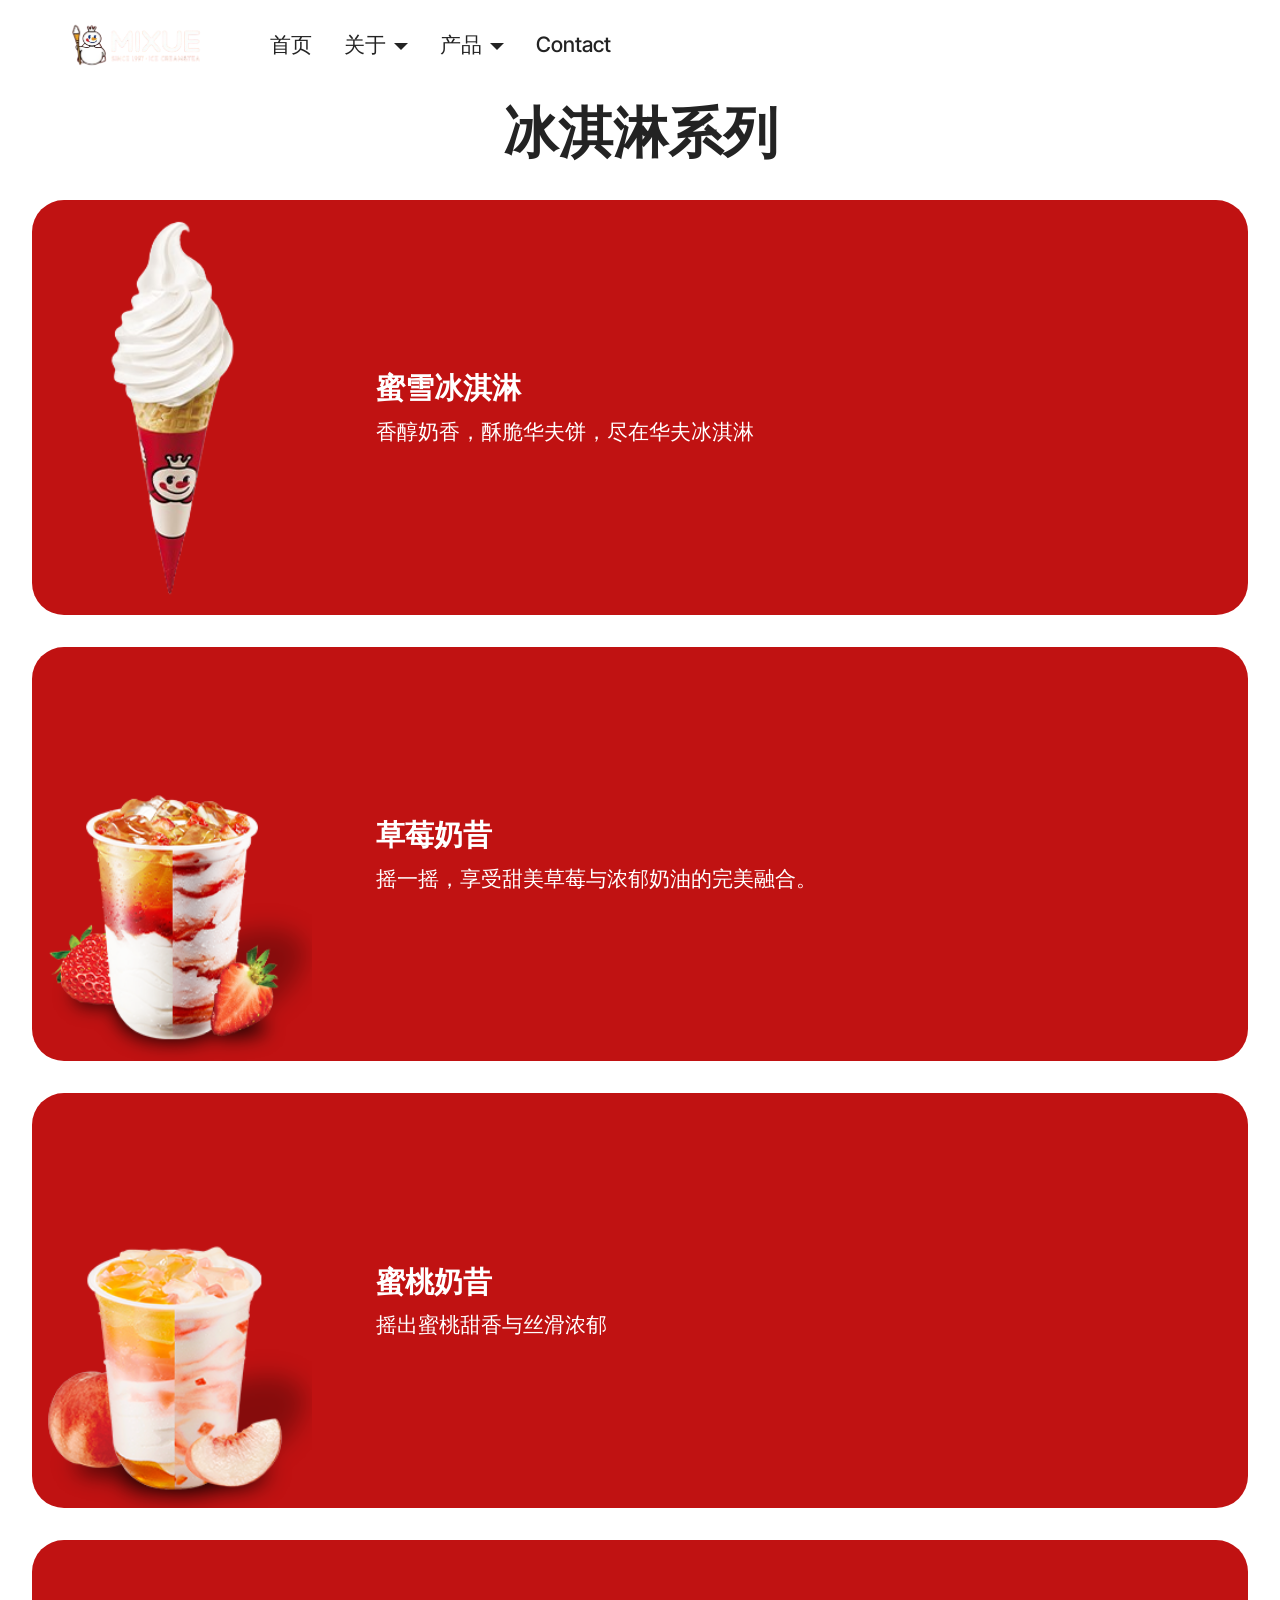
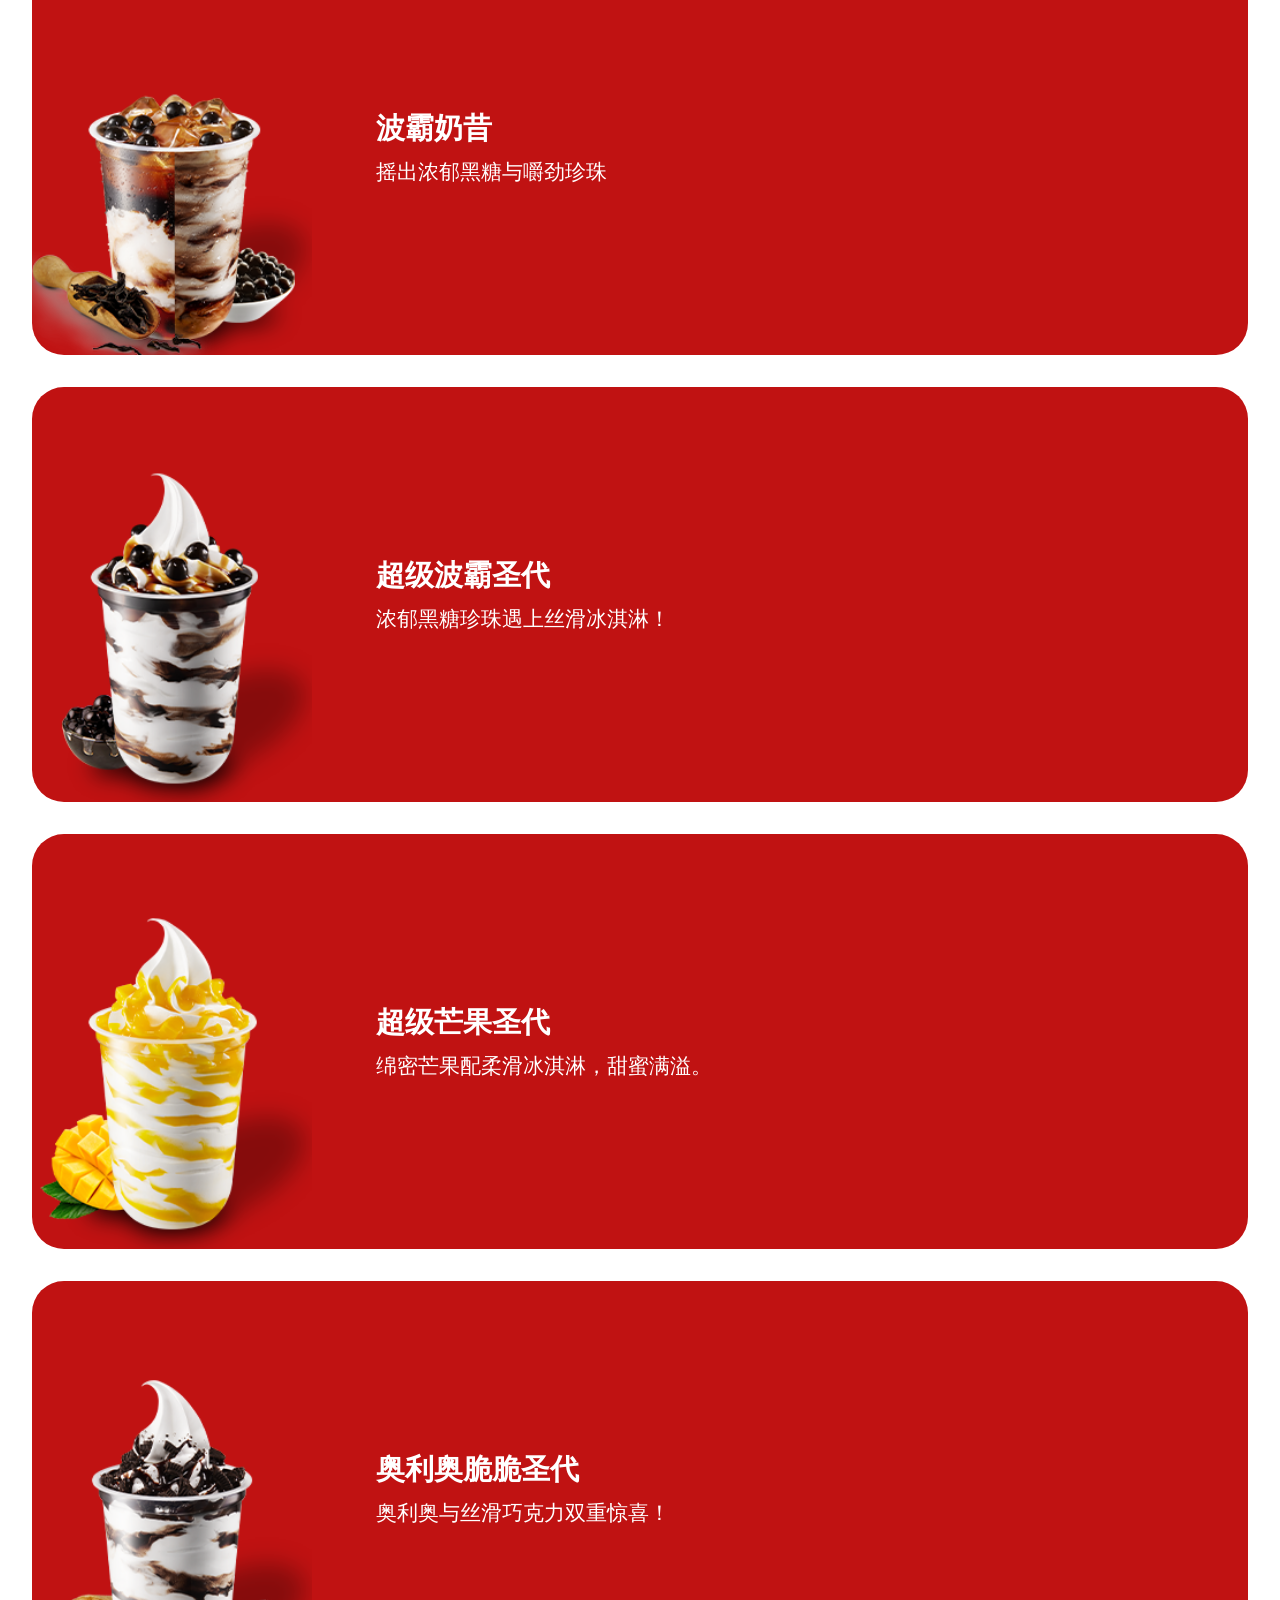
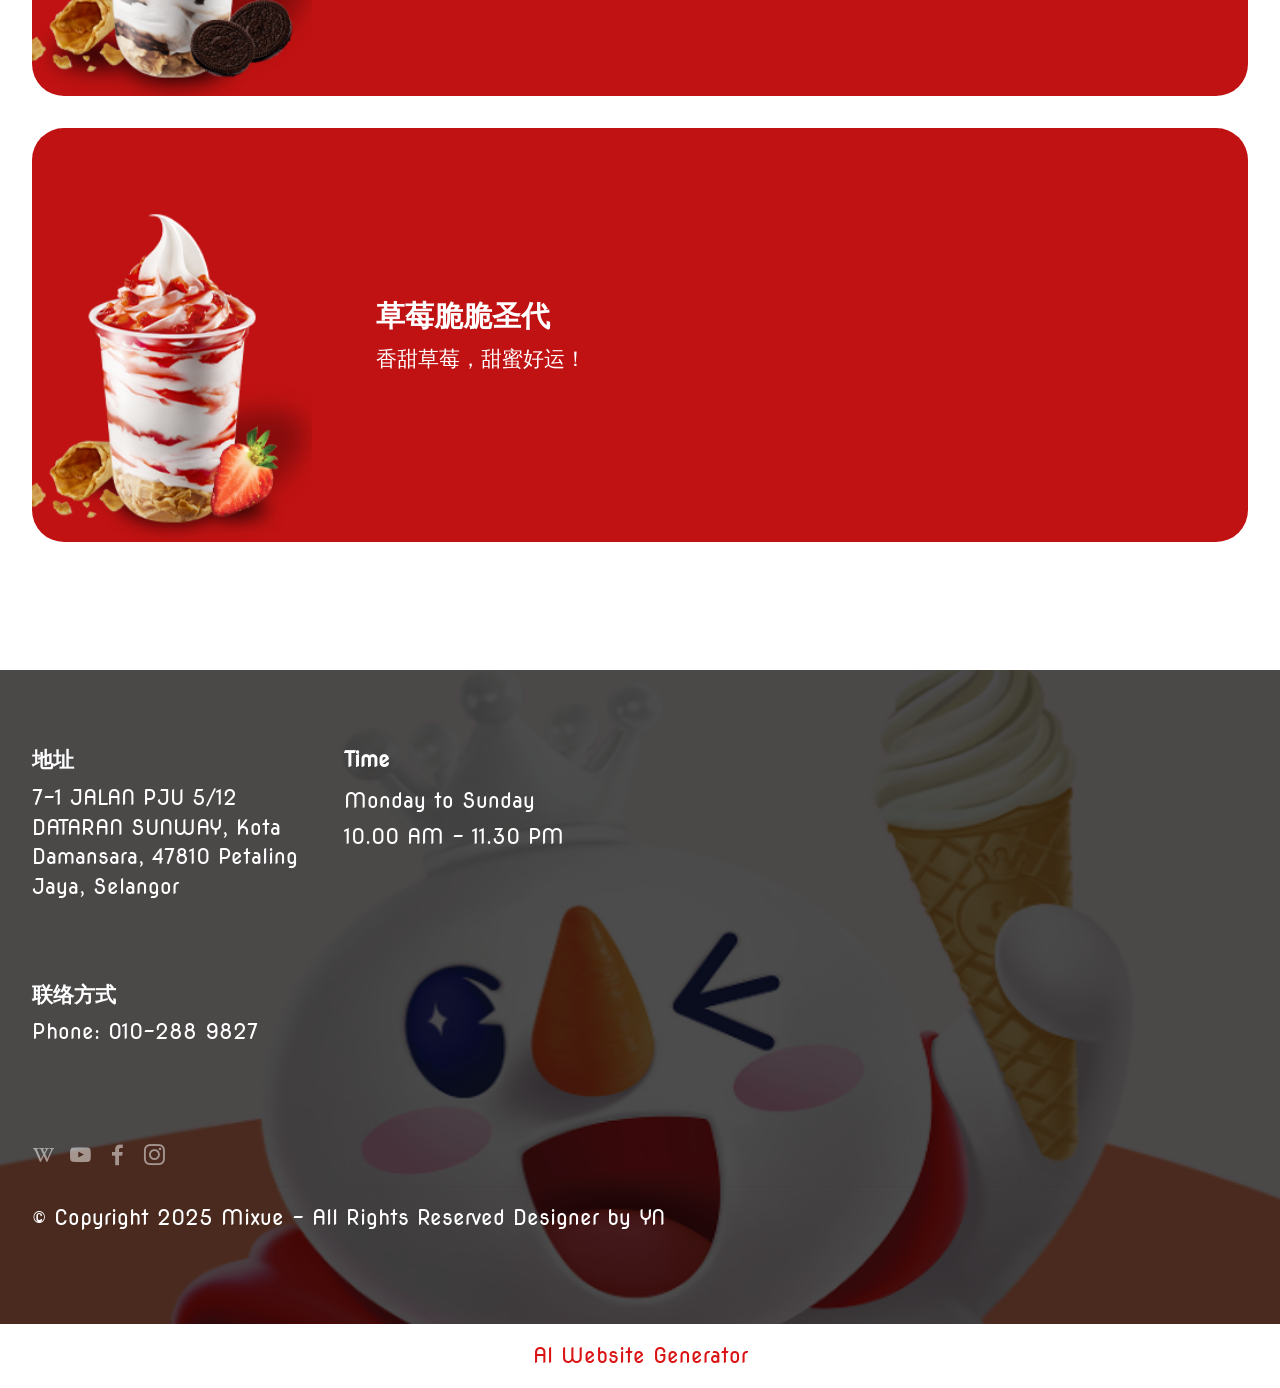
<file: page8.html>
<!DOCTYPE html>
<html  >
<head>
  <!-- Site made with Mobirise Website Builder v6.1.4, https://mobirise.com -->
  <meta charset="UTF-8">
  <meta http-equiv="X-UA-Compatible" content="IE=edge">
  <meta name="generator" content="Mobirise v6.1.4, mobirise.com">
  <meta name="viewport" content="width=device-width, initial-scale=1, minimum-scale=1">
  <link rel="shortcut icon" href="assets/images/logo-1.jpg" type="image/x-icon">
  <meta name="description" content="">
  
  
  <title>冰淇淋系列</title>
  <link rel="stylesheet" href="assets/web/assets/mobirise-icons2/mobirise2.css">
  <link rel="stylesheet" href="assets/bootstrap/css/bootstrap.min.css">
  <link rel="stylesheet" href="assets/dropdown/css/style.css">
  <link rel="stylesheet" href="assets/socicon/css/styles.css">
  <link rel="stylesheet" href="assets/theme/css/style.css">
  <link rel="preload" href="https://fonts.googleapis.com/css?family=Inter+Tight:100,200,300,400,500,600,700,800,900,100i,200i,300i,400i,500i,600i,700i,800i,900i&display=swap" as="style" onload="this.onload=null;this.rel='stylesheet'">
  <noscript><link rel="stylesheet" href="https://fonts.googleapis.com/css?family=Inter+Tight:100,200,300,400,500,600,700,800,900,100i,200i,300i,400i,500i,600i,700i,800i,900i&display=swap"></noscript>
  <link rel="preload" href="https://fonts.googleapis.com/css?family=Nova+Round:400&display=swap" as="style" onload="this.onload=null;this.rel='stylesheet'">
  <noscript><link rel="stylesheet" href="https://fonts.googleapis.com/css?family=Nova+Round:400&display=swap"></noscript>
  <link rel="preload" as="style" href="assets/mobirise/css/mbr-additional.css?v=dxmIgr"><link rel="stylesheet" href="assets/mobirise/css/mbr-additional.css?v=dxmIgr" type="text/css">

  
  
  
</head>
<body>
  
  <section data-bs-version="5.1" class="menu menu6 cid-uYWMpMMdMQ" once="menu" id="menu06-5o">
	

	<nav class="navbar navbar-dropdown opacityScroll navbar-fixed-top navbar-expand-lg">
		<div class="container">
			<div class="navbar-brand">
				<span class="navbar-logo">
					<a href="index.html">
						<img src="assets/images/rb.png" alt="Mobirise Website Builder" style="height: 5rem;">
					</a>
				</span>
				
			</div>
			<button class="navbar-toggler" type="button" data-toggle="collapse" data-bs-toggle="collapse" data-target="#navbarSupportedContent" data-bs-target="#navbarSupportedContent" aria-controls="navbarNavAltMarkup" aria-expanded="false" aria-label="Toggle navigation">
				<div class="hamburger">
					<span></span>
					<span></span>
					<span></span>
					<span></span>
				</div>
			</button>
			<div class="collapse navbar-collapse opacityScroll" id="navbarSupportedContent">
				<ul class="navbar-nav nav-dropdown nav-right" data-app-modern-menu="true"><li class="nav-item"><a class="nav-link link text-black display-4" href="index.html">首页</a></li><li class="nav-item dropdown">
						<a class="nav-link link dropdown-toggle text-black display-4" href="https://mobiri.se" data-toggle="dropdown-submenu" data-bs-toggle="dropdown" data-bs-auto-close="outside" aria-expanded="false">关于</a><div class="dropdown-menu" aria-labelledby="dropdown-857"><a class="dropdown-item text-black display-4" href="page1.html">品牌简介</a><a class="dropdown-item text-black display-4" href="page2.html">雪王简介</a><a class="show dropdown-item text-black display-4" href="page4.html">品牌历程</a><a class="show dropdown-item text-black display-4" href="page5.html">企业文化</a></div>
					</li>
					<li class="nav-item dropdown">
						<a class="nav-link link dropdown-toggle text-black display-4" href="https://mobiri.se" aria-expanded="false" data-toggle="dropdown-submenu" data-bs-toggle="dropdown" data-bs-auto-close="outside">产品</a><div class="dropdown-menu" aria-labelledby="dropdown-989"><a class="dropdown-item show text-black display-4" href="page6.html" aria-expanded="false">系列</a></div>
					</li><li class="nav-item"><a class="nav-link link text-black display-4" href="page12.html">Contact</a></li></ul>
				
				
			</div>
		</div>
	</nav>
</section>

<section data-bs-version="5.1" class="features11 cid-uYWPoatTxq" id="features11-5t">
    <!---->
    

    
    
    <div class="container">
        <div class="title">
            <h3 class="mbr-section-title mbr-fonts-style mb-4 display-2">
                <strong>冰淇淋系列</strong></h3>
            
        </div>
        <div class="item features-image">
            <div class="item-wrapper">
                <div class="row align-items-center">
                    <div class="col-12 col-md-3">
                        <div class="image-wrapper">
                            <img src="assets/images/mixue-ice-cream-20241018160646a021-removebg-preview.png" alt="Mobirise Website Builder" title="" data-slide-to="0" data-bs-slide-to="0">
                        </div>
                    </div>
                    <div class="col-12 col-md">
                        <div class="card-box">
                            <div class="row">
                                <div class="col-12">
                                    <div class="top-line">
                                        <h4 class="card-title mbr-fonts-style display-5"><strong>蜜雪冰淇淋</strong></h4>
                                        <p class="cost mbr-fonts-style display-5"></p>
                                    </div>
                                </div>
                                <div class="col-12">
                                    <div class="bottom-line">
                                        <p class="mbr-text mbr-fonts-style m-0 display-7">
                                            香醇奶香，酥脆华夫饼，尽在华夫冰淇淋
                                        </p>
                                    </div>
                                </div>
                            </div>
                        </div>
                    </div>
                </div>
            </div>
        </div>
        <div class="item features-image">
            <div class="item-wrapper">
                <div class="row align-items-center">
                    <div class="col-12 col-md-3">
                        <div class="image-wrapper">
                            <img src="assets/images/strawberry-mi-shake-20241018160715a022.png" alt="Mobirise Website Builder" title="" data-slide-to="1" data-bs-slide-to="1">
                        </div>
                    </div>
                    <div class="col-12 col-md">
                        <div class="card-box">
                            <div class="row">
                                <div class="col-12">
                                    <div class="top-line">
                                        <h4 class="card-title mbr-fonts-style display-5"><strong>草莓奶昔</strong></h4>
                                        <p class="cost mbr-fonts-style display-5"></p>
                                    </div>
                                </div>
                                <div class="col-12">
                                    <div class="bottom-line">
                                        <p class="mbr-text mbr-fonts-style m-0 display-7">
                                            摇一摇，享受甜美草莓与浓郁奶油的完美融合。
                                        </p>
                                    </div>
                                </div>
                            </div>
                        </div>
                    </div>
                </div>
            </div>
        </div>
        <div class="item features-image mb-4 col-12 col-md-">
            <div class="item-wrapper">
                <div class="row align-items-center">
                    <div class="col-12 col-md-3">
                        <div class="image-wrapper">
                            <img src="assets/images/peach-mi-shake-20241018160742a023.png" alt="Mobirise Website Builder" title="" data-slide-to="2" data-bs-slide-to="2">
                        </div>
                    </div>
                    <div class="col-12 col-md">
                        <div class="card-box">
                            <div class="row">
                                <div class="col-12">
                                    <div class="top-line">
                                        <h4 class="card-title mbr-fonts-style display-5"><strong>蜜桃奶昔</strong></h4>
                                        <p class="cost mbr-fonts-style display-5"></p>
                                    </div>
                                </div>
                                <div class="col-12">
                                    <div class="bottom-line">
                                        <p class="mbr-text mbr-fonts-style m-0 display-7">
                                            摇出蜜桃甜香与丝滑浓郁
                                        </p>
                                    </div>
                                </div>
                            </div>
                        </div>
                    </div>
                </div>
            </div>
        </div><div class="item features-image mb-4 col-12 col-md-">
            <div class="item-wrapper">
                <div class="row align-items-center">
                    <div class="col-12 col-md-3">
                        <div class="image-wrapper">
                            <img src="assets/images/boba-mi-shake-20241018160804a024.png" alt="Mobirise Website Builder" title="" data-slide-to="3" data-bs-slide-to="3">
                        </div>
                    </div>
                    <div class="col-12 col-md">
                        <div class="card-box">
                            <div class="row">
                                <div class="col-12">
                                    <div class="top-line">
                                        <h4 class="card-title mbr-fonts-style display-5"><strong>波霸奶昔</strong></h4>
                                        <p class="cost mbr-fonts-style display-5"></p>
                                    </div>
                                </div>
                                <div class="col-12">
                                    <div class="bottom-line">
                                        <p class="mbr-text mbr-fonts-style m-0 display-7">
                                            摇出浓郁黑糖与嚼劲珍珠
                                        </p>
                                    </div>
                                </div>
                            </div>
                        </div>
                    </div>
                </div>
            </div>
        </div><div class="item features-image mb-4 col-12 col-md-">
            <div class="item-wrapper">
                <div class="row align-items-center">
                    <div class="col-12 col-md-3">
                        <div class="image-wrapper">
                            <img src="assets/images/super-boba-sundae-20241018160835a025.png" alt="Mobirise Website Builder" title="" data-slide-to="4" data-bs-slide-to="4">
                        </div>
                    </div>
                    <div class="col-12 col-md">
                        <div class="card-box">
                            <div class="row">
                                <div class="col-12">
                                    <div class="top-line">
                                        <h4 class="card-title mbr-fonts-style display-5"><strong>超级波霸圣代</strong></h4>
                                        <p class="cost mbr-fonts-style display-5"></p>
                                    </div>
                                </div>
                                <div class="col-12">
                                    <div class="bottom-line">
                                        <p class="mbr-text mbr-fonts-style m-0 display-7">
                                            浓郁黑糖珍珠遇上丝滑冰淇淋！
                                        </p>
                                    </div>
                                </div>
                            </div>
                        </div>
                    </div>
                </div>
            </div>
        </div><div class="item features-image mb-4 col-12 col-md-">
            <div class="item-wrapper">
                <div class="row align-items-center">
                    <div class="col-12 col-md-3">
                        <div class="image-wrapper">
                            <img src="assets/images/super-mango-sundae-20241018160915a026.png" alt="Mobirise Website Builder" title="" data-slide-to="5" data-bs-slide-to="5">
                        </div>
                    </div>
                    <div class="col-12 col-md">
                        <div class="card-box">
                            <div class="row">
                                <div class="col-12">
                                    <div class="top-line">
                                        <h4 class="card-title mbr-fonts-style display-5"><strong>超级芒果圣代</strong></h4>
                                        <p class="cost mbr-fonts-style display-5"></p>
                                    </div>
                                </div>
                                <div class="col-12">
                                    <div class="bottom-line">
                                        <p class="mbr-text mbr-fonts-style m-0 display-7">
                                            绵密芒果配柔滑冰淇淋，甜蜜满溢。
                                        </p>
                                    </div>
                                </div>
                            </div>
                        </div>
                    </div>
                </div>
            </div>
        </div><div class="item features-image mb-4 col-12 col-md-">
            <div class="item-wrapper">
                <div class="row align-items-center">
                    <div class="col-12 col-md-3">
                        <div class="image-wrapper">
                            <img src="assets/images/o-crispy-sundae-20241018160945a027.png" alt="Mobirise Website Builder" title="" data-slide-to="6" data-bs-slide-to="6">
                        </div>
                    </div>
                    <div class="col-12 col-md">
                        <div class="card-box">
                            <div class="row">
                                <div class="col-12">
                                    <div class="top-line">
                                        <h4 class="card-title mbr-fonts-style display-5"><strong>奥利奥脆脆圣代</strong></h4>
                                        <p class="cost mbr-fonts-style display-5"></p>
                                    </div>
                                </div>
                                <div class="col-12">
                                    <div class="bottom-line">
                                        <p class="mbr-text mbr-fonts-style m-0 display-7">
                                            奥利奥与丝滑巧克力双重惊喜！
                                        </p>
                                    </div>
                                </div>
                            </div>
                        </div>
                    </div>
                </div>
            </div>
        </div><div class="item features-image mb-4 col-12 col-md-">
            <div class="item-wrapper">
                <div class="row align-items-center">
                    <div class="col-12 col-md-3">
                        <div class="image-wrapper">
                            <img src="assets/images/strawberry-crispy-sundae-20241018161830a028.png" alt="Mobirise Website Builder" title="" data-slide-to="7" data-bs-slide-to="7">
                        </div>
                    </div>
                    <div class="col-12 col-md">
                        <div class="card-box">
                            <div class="row">
                                <div class="col-12">
                                    <div class="top-line">
                                        <h4 class="card-title mbr-fonts-style display-5"><strong>草莓脆脆圣代</strong></h4>
                                        <p class="cost mbr-fonts-style display-5"></p>
                                    </div>
                                </div>
                                <div class="col-12">
                                    <div class="bottom-line">
                                        <p class="mbr-text mbr-fonts-style m-0 display-7">
                                            香甜草莓，甜蜜好运！
                                        </p>
                                    </div>
                                </div>
                            </div>
                        </div>
                    </div>
                </div>
            </div>
        </div>
    </div>
</section>

<section data-bs-version="5.1" class="footer6 cid-uYWMpOvuNK" once="footers" id="footer6-5r">

    

    <div class="mbr-overlay" style="opacity: 0.7; background-color: rgb(0, 0, 0);"></div>

    <div class="container">
        <div class="row content mbr-white">
            <div class="col-12 col-md-3 mbr-fonts-style display-7">
                <h5 class="mbr-section-subtitle mbr-fonts-style mb-2 display-7">
                    <strong>地址</strong>
                </h5>
                <p class="mbr-text mbr-fonts-style display-7">7-1 JALAN PJU 5/12 DATARAN SUNWAY, Kota Damansara, 47810 Petaling Jaya, Selangor
                </p> <br>
                <h5 class="mbr-section-subtitle mbr-fonts-style mb-2 mt-4 display-7">
                    <strong>联络方式</strong></h5>
                <p class="mbr-text mbr-fonts-style mb-4 display-7">Phone:&nbsp;010-288 9827<br></p>
            </div>
            <div class="col-12 col-md-3 mbr-fonts-style display-7">
                <h5 class="mbr-section-subtitle mbr-fonts-style mb-2 display-7"><strong>Time</strong></h5>
                <ul class="list mbr-fonts-style mb-4 display-7">
                    <li class="mbr-text item-wrap">Monday to Sunday&nbsp;</li><li class="mbr-text item-wrap">10.00 AM - 11.30 PM&nbsp;</li>
                </ul>
                <h5 class="mbr-section-subtitle mbr-fonts-style mb-2 mt-5 display-7"></h5>
                <p class="mbr-text mbr-fonts-style mb-4 display-7"></p>
            </div>
            <div class="col-12 col-md-6">
                <div class="google-map"><iframe frameborder="0" style="border:0" src="https://www.google.com/maps/embed/v1/place?key=AIzaSyDbnCmnHmtigIYiD8jIfeHQv7gW2ANhHD4&amp;q=7-1 JALAN PJU 5/12 DATARAN SUNWAY, Kota Damansara, 47810 Petaling Jaya, Selangor" allowfullscreen=""></iframe></div>
            </div>
            <div class="col-md-6">
                <div class="social-list align-left">
                    <div class="soc-item">
                        <a href="https://zh.wikipedia.org/zh-my/%E8%9C%9C%E9%9B%AA%E5%86%B0%E5%9F%8E" target="_blank">
                            <span class="mbr-iconfont mbr-iconfont-social socicon-wikipedia socicon"></span>
                        </a>
                    </div>
                    <div class="soc-item">
                        <a href="https://www.youtube.com/@MIXUEMalaysia/videos" target="_blank">
                            <span class="mbr-iconfont mbr-iconfont-social socicon-youtube socicon"></span>
                        </a>
                    </div>
                    <div class="soc-item">
                        <a href="https://www.facebook.com/mixuemalaysia/?locale=ms_MY" target="_blank">
                            <span class="mbr-iconfont mbr-iconfont-social socicon-facebook socicon"></span>
                        </a>
                    </div>
                    <div class="soc-item">
                        <a href="https://instagram.com/mobirise" target="_blank">
                            <span class="socicon-instagram socicon mbr-iconfont mbr-iconfont-social"></span>
                        </a>
                    </div>
                    
                    
                </div>
            </div>
        </div>
        <div class="footer-lower">
            <div class="media-container-row">
                <div class="col-sm-12">
                    <hr>
                </div>
            </div>
            <div class="col-sm-12 copyright pl-0">
                <p class="mbr-text mbr-fonts-style mbr-white display-7">
                    © Copyright 2025 Mixue - All Rights Reserved Designer by YN</p>
            </div>
        </div>
    </div>
</section><section class="display-7" style="padding: 0;align-items: center;justify-content: center;flex-wrap: wrap;    align-content: center;display: flex;position: relative;height: 4rem;"><a href="https://mobiri.se/4250556" style="flex: 1 1;height: 4rem;position: absolute;width: 100%;z-index: 1;"><img alt="" style="height: 4rem;" src="[data-uri]"></a><p style="margin: 0;text-align: center;" class="display-7">&#8204;</p><a style="z-index:1" href="https://mobirise.com/builder/ai-website-generator.html">AI Website Generator</a></section><script src="assets/bootstrap/js/bootstrap.bundle.min.js"></script>  <script src="assets/smoothscroll/smooth-scroll.js"></script>  <script src="assets/ytplayer/index.js"></script>  <script src="assets/dropdown/js/navbar-dropdown.js"></script>  <script src="assets/theme/js/script.js"></script>  
  
  
</body>
</html>
</file>
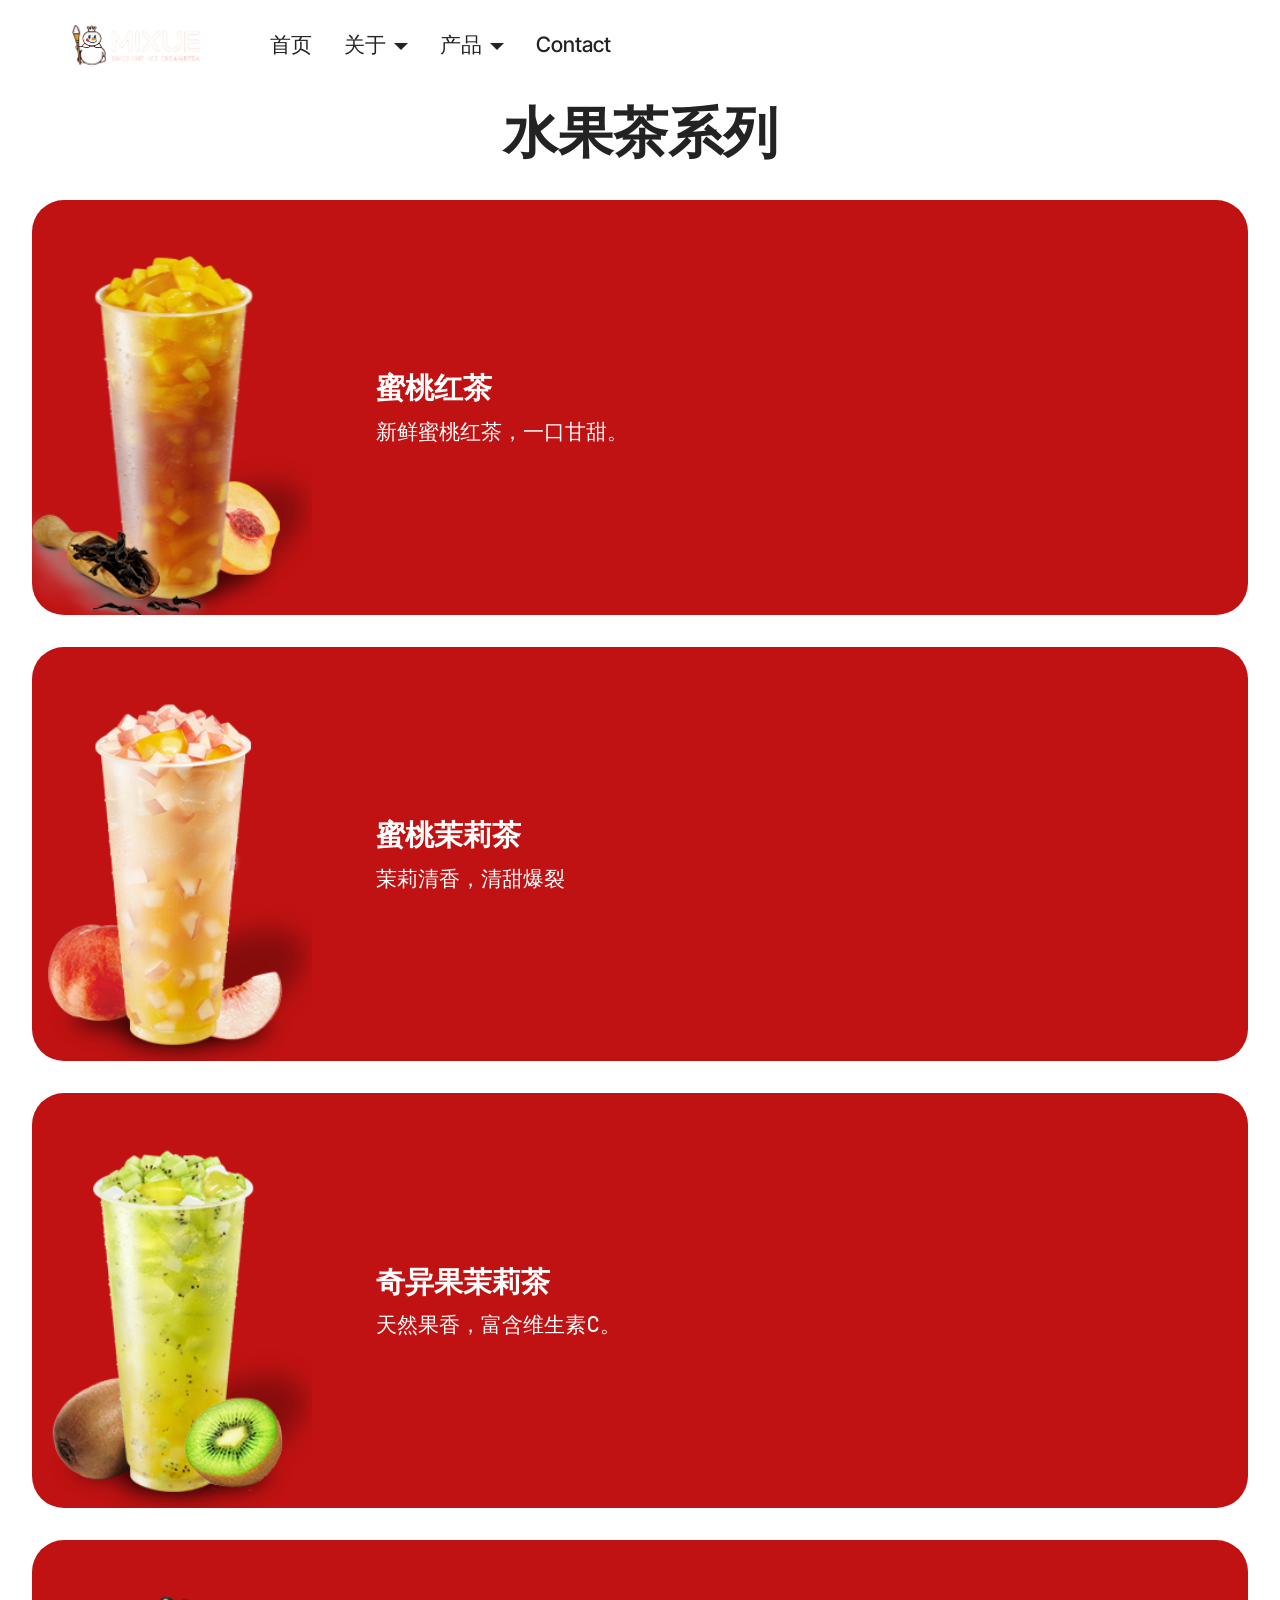
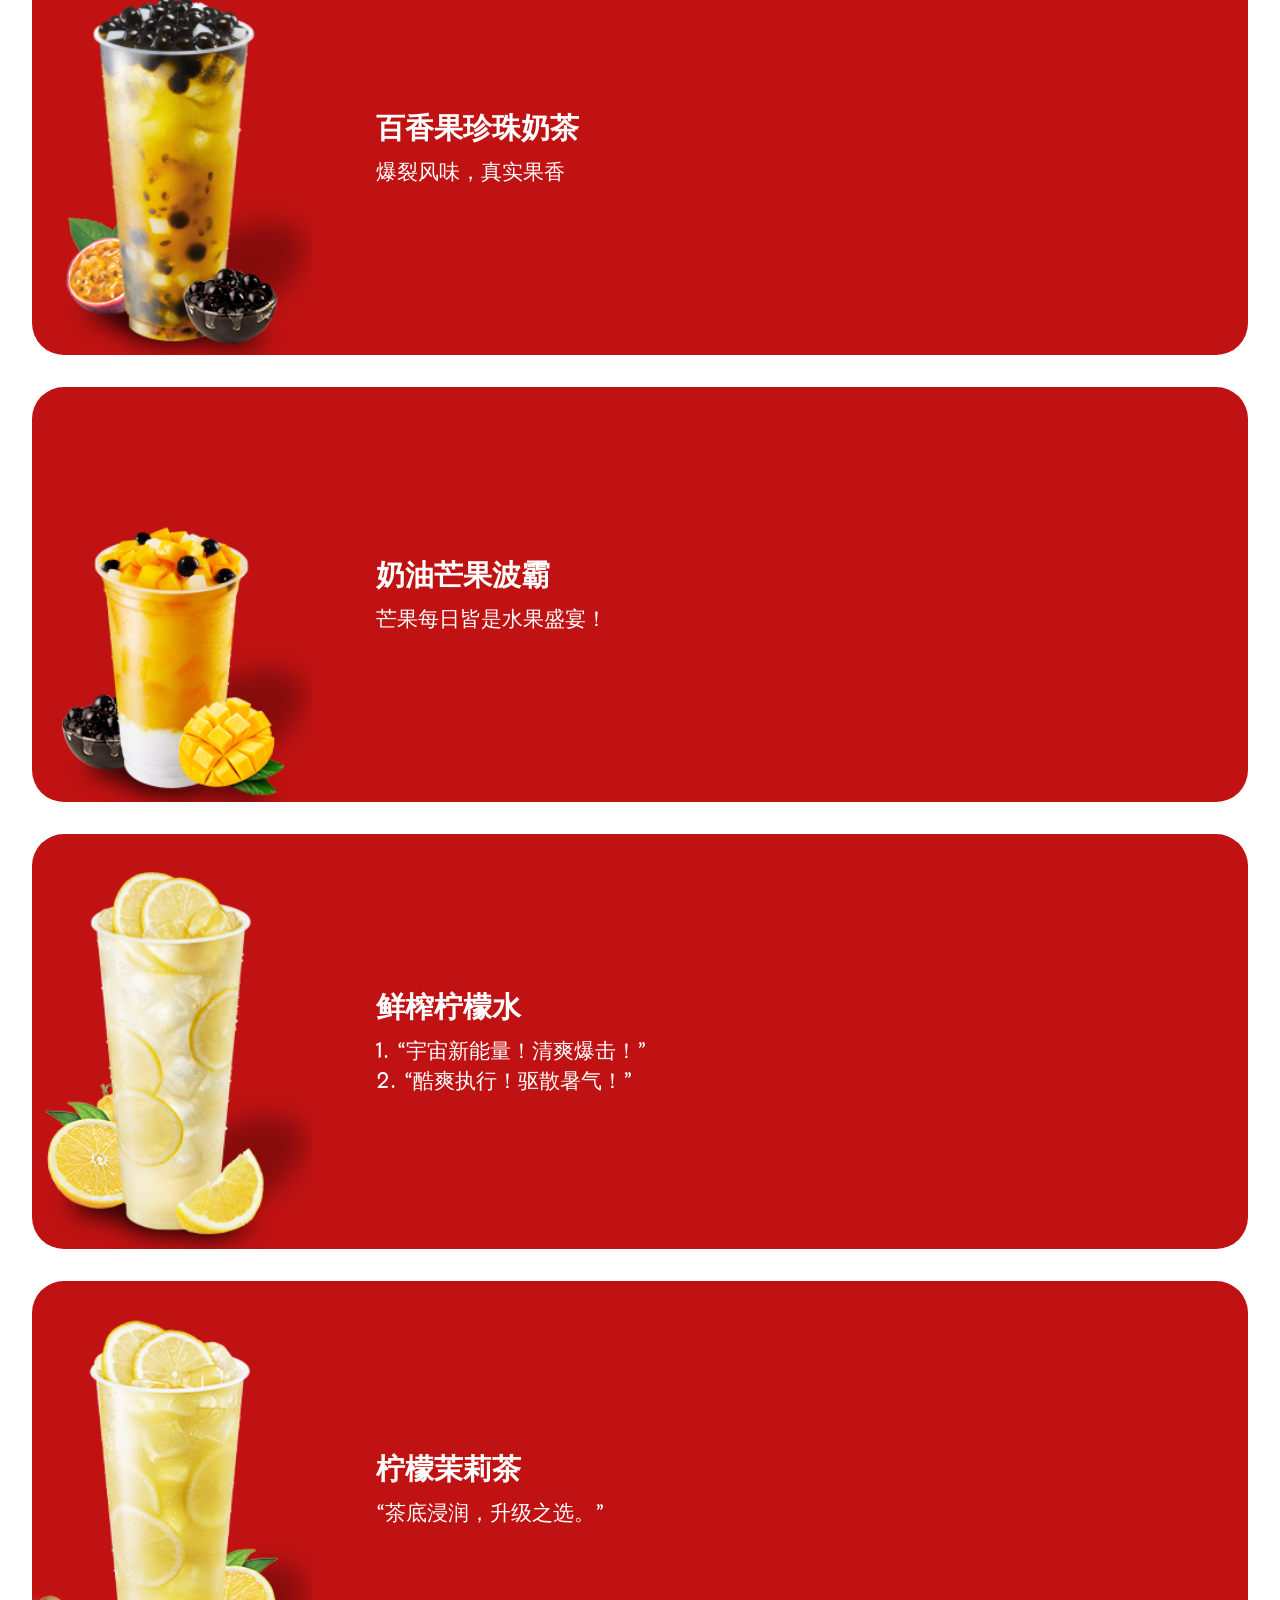
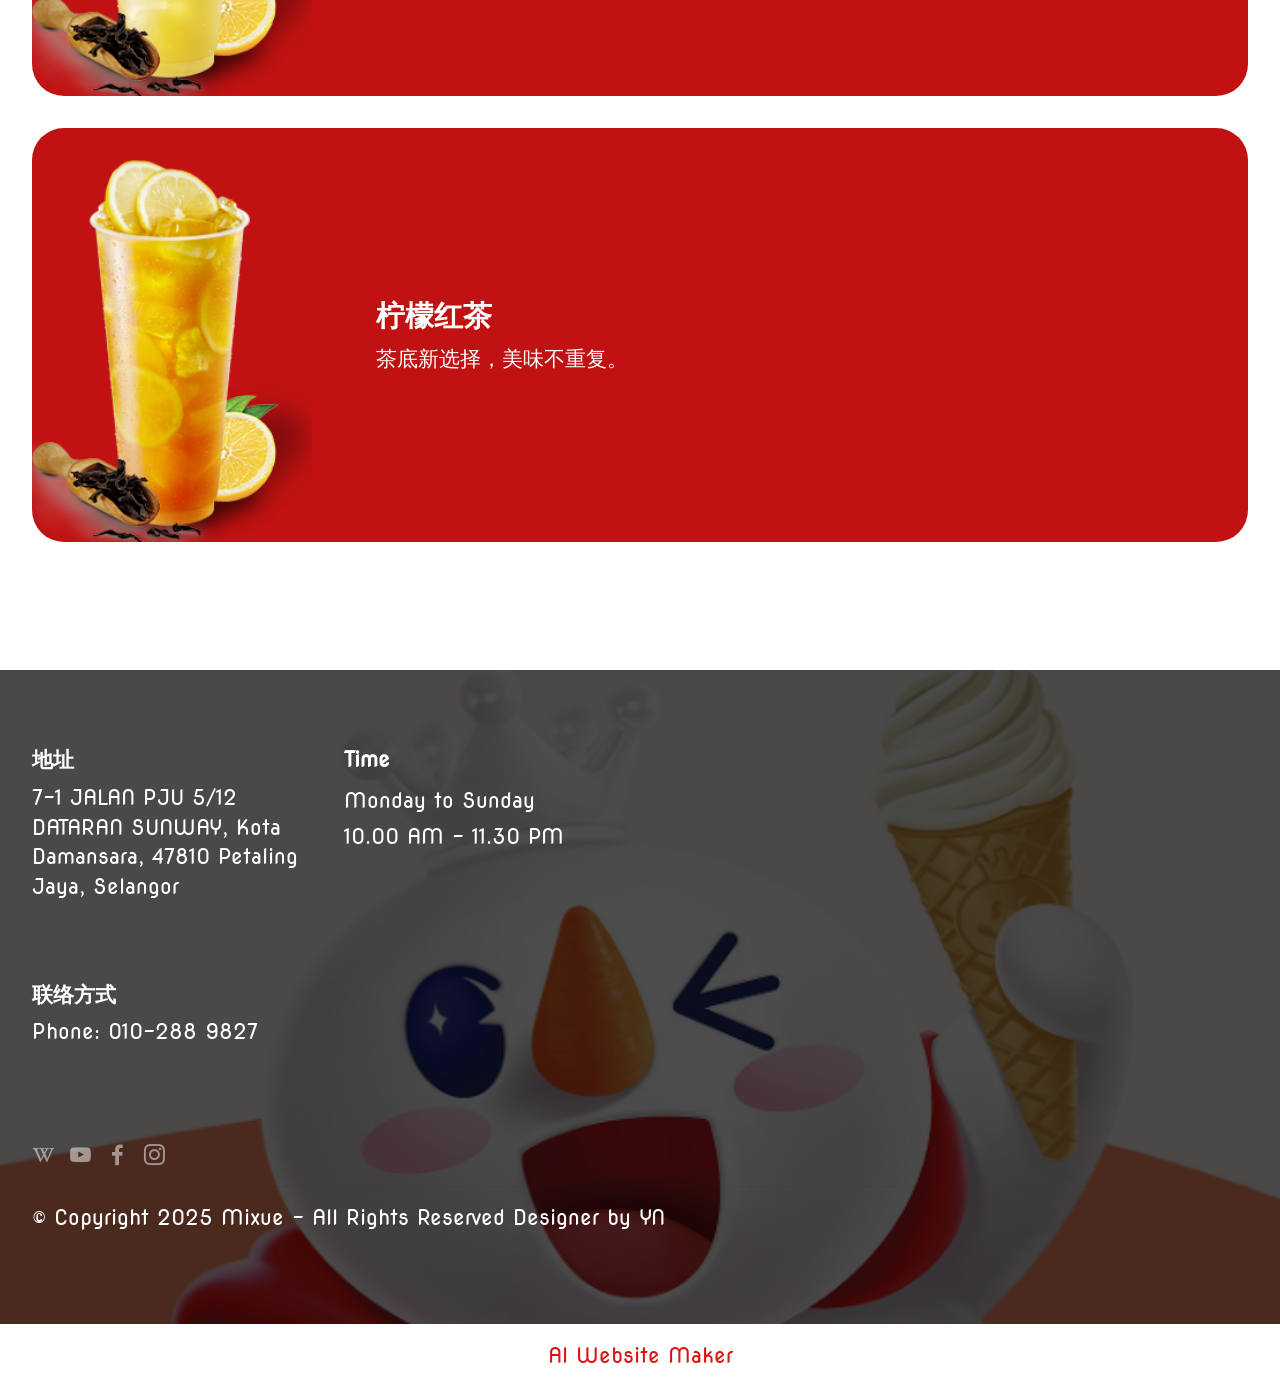
<file: page9.html>
<!DOCTYPE html>
<html  >
<head>
  <!-- Site made with Mobirise Website Builder v6.1.4, https://mobirise.com -->
  <meta charset="UTF-8">
  <meta http-equiv="X-UA-Compatible" content="IE=edge">
  <meta name="generator" content="Mobirise v6.1.4, mobirise.com">
  <meta name="viewport" content="width=device-width, initial-scale=1, minimum-scale=1">
  <link rel="shortcut icon" href="assets/images/logo-1.jpg" type="image/x-icon">
  <meta name="description" content="">
  
  
  <title>水果茶系列</title>
  <link rel="stylesheet" href="assets/web/assets/mobirise-icons2/mobirise2.css">
  <link rel="stylesheet" href="assets/bootstrap/css/bootstrap.min.css">
  <link rel="stylesheet" href="assets/dropdown/css/style.css">
  <link rel="stylesheet" href="assets/socicon/css/styles.css">
  <link rel="stylesheet" href="assets/theme/css/style.css">
  <link rel="preload" href="https://fonts.googleapis.com/css?family=Inter+Tight:100,200,300,400,500,600,700,800,900,100i,200i,300i,400i,500i,600i,700i,800i,900i&display=swap" as="style" onload="this.onload=null;this.rel='stylesheet'">
  <noscript><link rel="stylesheet" href="https://fonts.googleapis.com/css?family=Inter+Tight:100,200,300,400,500,600,700,800,900,100i,200i,300i,400i,500i,600i,700i,800i,900i&display=swap"></noscript>
  <link rel="preload" href="https://fonts.googleapis.com/css?family=Nova+Round:400&display=swap" as="style" onload="this.onload=null;this.rel='stylesheet'">
  <noscript><link rel="stylesheet" href="https://fonts.googleapis.com/css?family=Nova+Round:400&display=swap"></noscript>
  <link rel="preload" as="style" href="assets/mobirise/css/mbr-additional.css?v=gfiXbx"><link rel="stylesheet" href="assets/mobirise/css/mbr-additional.css?v=gfiXbx" type="text/css">

  
  
  
</head>
<body>
  
  <section data-bs-version="5.1" class="menu menu6 cid-uYWRdRJokG" once="menu" id="menu06-5v">
	

	<nav class="navbar navbar-dropdown opacityScroll navbar-fixed-top navbar-expand-lg">
		<div class="container">
			<div class="navbar-brand">
				<span class="navbar-logo">
					<a href="index.html">
						<img src="assets/images/rb.png" alt="Mobirise Website Builder" style="height: 5rem;">
					</a>
				</span>
				
			</div>
			<button class="navbar-toggler" type="button" data-toggle="collapse" data-bs-toggle="collapse" data-target="#navbarSupportedContent" data-bs-target="#navbarSupportedContent" aria-controls="navbarNavAltMarkup" aria-expanded="false" aria-label="Toggle navigation">
				<div class="hamburger">
					<span></span>
					<span></span>
					<span></span>
					<span></span>
				</div>
			</button>
			<div class="collapse navbar-collapse opacityScroll" id="navbarSupportedContent">
				<ul class="navbar-nav nav-dropdown nav-right" data-app-modern-menu="true"><li class="nav-item"><a class="nav-link link text-black display-4" href="index.html">首页</a></li><li class="nav-item dropdown">
						<a class="nav-link link dropdown-toggle text-black display-4" href="https://mobiri.se" data-toggle="dropdown-submenu" data-bs-toggle="dropdown" data-bs-auto-close="outside" aria-expanded="false">关于</a><div class="dropdown-menu" aria-labelledby="dropdown-857"><a class="dropdown-item text-black display-4" href="page1.html">品牌简介</a><a class="dropdown-item text-black display-4" href="page2.html">雪王简介</a><a class="show dropdown-item text-black display-4" href="page4.html">品牌历程</a><a class="show dropdown-item text-black display-4" href="page5.html">企业文化</a></div>
					</li>
					<li class="nav-item dropdown">
						<a class="nav-link link dropdown-toggle text-black display-4" href="https://mobiri.se" aria-expanded="false" data-toggle="dropdown-submenu" data-bs-toggle="dropdown" data-bs-auto-close="outside">产品</a><div class="dropdown-menu" aria-labelledby="dropdown-989"><a class="dropdown-item show text-black display-4" href="page6.html" aria-expanded="false">系列</a></div>
					</li><li class="nav-item"><a class="nav-link link text-black display-4" href="page12.html">Contact</a></li></ul>
				
				
			</div>
		</div>
	</nav>
</section>

<section data-bs-version="5.1" class="features11 cid-uYWRdQf2Tm" id="features11-5u">
    <!---->
    

    
    
    <div class="container">
        <div class="title">
            <h3 class="mbr-section-title mbr-fonts-style mb-4 display-2"><strong>水果茶系列</strong></h3>
            
        </div>
        <div class="item features-image">
            <div class="item-wrapper">
                <div class="row align-items-center">
                    <div class="col-12 col-md-3">
                        <div class="image-wrapper">
                            <img src="assets/images/peach-black-tea-20241018162841a040.png" alt="Mobirise Website Builder" title="" data-slide-to="0" data-bs-slide-to="0">
                        </div>
                    </div>
                    <div class="col-12 col-md">
                        <div class="card-box">
                            <div class="row">
                                <div class="col-12">
                                    <div class="top-line">
                                        <h4 class="card-title mbr-fonts-style display-5"><strong>蜜桃红茶</strong></h4>
                                        <p class="cost mbr-fonts-style display-5"></p>
                                    </div>
                                </div>
                                <div class="col-12">
                                    <div class="bottom-line">
                                        <p class="mbr-text mbr-fonts-style m-0 display-7">
                                            新鲜蜜桃红茶，一口甘甜。
                                        </p>
                                    </div>
                                </div>
                            </div>
                        </div>
                    </div>
                </div>
            </div>
        </div>
        <div class="item features-image">
            <div class="item-wrapper">
                <div class="row align-items-center">
                    <div class="col-12 col-md-3">
                        <div class="image-wrapper">
                            <img src="assets/images/peach-jasmine-tea-20241018162900a041.png" alt="Mobirise Website Builder" title="" data-slide-to="1" data-bs-slide-to="1">
                        </div>
                    </div>
                    <div class="col-12 col-md">
                        <div class="card-box">
                            <div class="row">
                                <div class="col-12">
                                    <div class="top-line">
                                        <h4 class="card-title mbr-fonts-style display-5"><strong>蜜桃茉莉茶</strong></h4>
                                        <p class="cost mbr-fonts-style display-5"></p>
                                    </div>
                                </div>
                                <div class="col-12">
                                    <div class="bottom-line">
                                        <p class="mbr-text mbr-fonts-style m-0 display-7">
                                            茉莉清香，清甜爆裂
                                        </p>
                                    </div>
                                </div>
                            </div>
                        </div>
                    </div>
                </div>
            </div>
        </div>
        <div class="item features-image mb-4 col-12 col-md-">
            <div class="item-wrapper">
                <div class="row align-items-center">
                    <div class="col-12 col-md-3">
                        <div class="image-wrapper">
                            <img src="assets/images/kiwi-jasmine-tea-20241018162918a042.png" alt="Mobirise Website Builder" title="" data-slide-to="2" data-bs-slide-to="2">
                        </div>
                    </div>
                    <div class="col-12 col-md">
                        <div class="card-box">
                            <div class="row">
                                <div class="col-12">
                                    <div class="top-line">
                                        <h4 class="card-title mbr-fonts-style display-5"><strong>奇异果茉莉茶</strong></h4>
                                        <p class="cost mbr-fonts-style display-5"></p>
                                    </div>
                                </div>
                                <div class="col-12">
                                    <div class="bottom-line">
                                        <p class="mbr-text mbr-fonts-style m-0 display-7">天然果香，富含维生素C。<br></p>
                                    </div>
                                </div>
                            </div>
                        </div>
                    </div>
                </div>
            </div>
        </div><div class="item features-image mb-4 col-12 col-md-">
            <div class="item-wrapper">
                <div class="row align-items-center">
                    <div class="col-12 col-md-3">
                        <div class="image-wrapper">
                            <img src="assets/images/passion-fruit-bubble-tea-20241018162937a043.png" alt="Mobirise Website Builder" title="" data-slide-to="3" data-bs-slide-to="3">
                        </div>
                    </div>
                    <div class="col-12 col-md">
                        <div class="card-box">
                            <div class="row">
                                <div class="col-12">
                                    <div class="top-line">
                                        <h4 class="card-title mbr-fonts-style display-5"><strong>百香果珍珠奶茶</strong></h4>
                                        <p class="cost mbr-fonts-style display-5"></p>
                                    </div>
                                </div>
                                <div class="col-12">
                                    <div class="bottom-line">
                                        <p class="mbr-text mbr-fonts-style m-0 display-7">爆裂风味，真实果香<br></p>
                                    </div>
                                </div>
                            </div>
                        </div>
                    </div>
                </div>
            </div>
        </div><div class="item features-image mb-4 col-12 col-md-">
            <div class="item-wrapper">
                <div class="row align-items-center">
                    <div class="col-12 col-md-3">
                        <div class="image-wrapper">
                            <img src="assets/images/creamy-mango-boba-20241018162955a044.png" alt="Mobirise Website Builder" title="" data-slide-to="4" data-bs-slide-to="4">
                        </div>
                    </div>
                    <div class="col-12 col-md">
                        <div class="card-box">
                            <div class="row">
                                <div class="col-12">
                                    <div class="top-line">
                                        <h4 class="card-title mbr-fonts-style display-5"><strong>奶油芒果波霸</strong></h4>
                                        <p class="cost mbr-fonts-style display-5"></p>
                                    </div>
                                </div>
                                <div class="col-12">
                                    <div class="bottom-line">
                                        <p class="mbr-text mbr-fonts-style m-0 display-7">芒果每日皆是水果盛宴！<br></p>
                                    </div>
                                </div>
                            </div>
                        </div>
                    </div>
                </div>
            </div>
        </div><div class="item features-image mb-4 col-12 col-md-">
            <div class="item-wrapper">
                <div class="row align-items-center">
                    <div class="col-12 col-md-3">
                        <div class="image-wrapper">
                            <img src="assets/images/fresh-lemonade-20241018163013a045.png" alt="Mobirise Website Builder" title="" data-slide-to="5" data-bs-slide-to="5">
                        </div>
                    </div>
                    <div class="col-12 col-md">
                        <div class="card-box">
                            <div class="row">
                                <div class="col-12">
                                    <div class="top-line">
                                        <h4 class="card-title mbr-fonts-style display-5"><strong>鲜榨柠檬水</strong></h4>
                                        <p class="cost mbr-fonts-style display-5"></p>
                                    </div>
                                </div>
                                <div class="col-12">
                                    <div class="bottom-line">
                                        <p class="mbr-text mbr-fonts-style m-0 display-7">1. “宇宙新能量！清爽爆击！”<br>2. “酷爽执行！驱散暑气！”<br></p>
                                    </div>
                                </div>
                            </div>
                        </div>
                    </div>
                </div>
            </div>
        </div><div class="item features-image mb-4 col-12 col-md-">
            <div class="item-wrapper">
                <div class="row align-items-center">
                    <div class="col-12 col-md-3">
                        <div class="image-wrapper">
                            <img src="assets/images/lemon-jasmine-tea-20241018163035a046.png" alt="Mobirise Website Builder" title="" data-slide-to="6" data-bs-slide-to="6">
                        </div>
                    </div>
                    <div class="col-12 col-md">
                        <div class="card-box">
                            <div class="row">
                                <div class="col-12">
                                    <div class="top-line">
                                        <h4 class="card-title mbr-fonts-style display-5"><strong>柠檬茉莉茶</strong></h4>
                                        <p class="cost mbr-fonts-style display-5"></p>
                                    </div>
                                </div>
                                <div class="col-12">
                                    <div class="bottom-line">
                                        <p class="mbr-text mbr-fonts-style m-0 display-7">“茶底浸润，升级之选。”<br></p>
                                    </div>
                                </div>
                            </div>
                        </div>
                    </div>
                </div>
            </div>
        </div><div class="item features-image mb-4 col-12 col-md-">
            <div class="item-wrapper">
                <div class="row align-items-center">
                    <div class="col-12 col-md-3">
                        <div class="image-wrapper">
                            <img src="assets/images/lemon-black-tea-20241018163052a047.png" alt="Mobirise Website Builder" title="" data-slide-to="7" data-bs-slide-to="7">
                        </div>
                    </div>
                    <div class="col-12 col-md">
                        <div class="card-box">
                            <div class="row">
                                <div class="col-12">
                                    <div class="top-line">
                                        <h4 class="card-title mbr-fonts-style display-5"><strong>柠檬红茶</strong></h4>
                                        <p class="cost mbr-fonts-style display-5"></p>
                                    </div>
                                </div>
                                <div class="col-12">
                                    <div class="bottom-line">
                                        <p class="mbr-text mbr-fonts-style m-0 display-7">
                                            茶底新选择，美味不重复。
                                        </p>
                                    </div>
                                </div>
                            </div>
                        </div>
                    </div>
                </div>
            </div>
        </div>
    </div>
</section>

<section data-bs-version="5.1" class="footer6 cid-uYWRdS1XJu" once="footers" id="footer6-5w">

    

    <div class="mbr-overlay" style="opacity: 0.7; background-color: rgb(0, 0, 0);"></div>

    <div class="container">
        <div class="row content mbr-white">
            <div class="col-12 col-md-3 mbr-fonts-style display-7">
                <h5 class="mbr-section-subtitle mbr-fonts-style mb-2 display-7">
                    <strong>地址</strong>
                </h5>
                <p class="mbr-text mbr-fonts-style display-7">7-1 JALAN PJU 5/12 DATARAN SUNWAY, Kota Damansara, 47810 Petaling Jaya, Selangor
                </p> <br>
                <h5 class="mbr-section-subtitle mbr-fonts-style mb-2 mt-4 display-7">
                    <strong>联络方式</strong></h5>
                <p class="mbr-text mbr-fonts-style mb-4 display-7">Phone:&nbsp;010-288 9827<br></p>
            </div>
            <div class="col-12 col-md-3 mbr-fonts-style display-7">
                <h5 class="mbr-section-subtitle mbr-fonts-style mb-2 display-7"><strong>Time</strong></h5>
                <ul class="list mbr-fonts-style mb-4 display-7">
                    <li class="mbr-text item-wrap">Monday to Sunday&nbsp;</li><li class="mbr-text item-wrap">10.00 AM - 11.30 PM&nbsp;</li>
                </ul>
                <h5 class="mbr-section-subtitle mbr-fonts-style mb-2 mt-5 display-7"></h5>
                <p class="mbr-text mbr-fonts-style mb-4 display-7"></p>
            </div>
            <div class="col-12 col-md-6">
                <div class="google-map"><iframe frameborder="0" style="border:0" src="https://www.google.com/maps/embed/v1/place?key=AIzaSyAtXm0x23nRCgazjDV2Kl3GTHRP411ougQ&amp;q=7-1 JALAN PJU 5/12 DATARAN SUNWAY, Kota Damansara, 47810 Petaling Jaya, Selangor" allowfullscreen=""></iframe></div>
            </div>
            <div class="col-md-6">
                <div class="social-list align-left">
                    <div class="soc-item">
                        <a href="https://zh.wikipedia.org/zh-my/%E8%9C%9C%E9%9B%AA%E5%86%B0%E5%9F%8E" target="_blank">
                            <span class="mbr-iconfont mbr-iconfont-social socicon-wikipedia socicon"></span>
                        </a>
                    </div>
                    <div class="soc-item">
                        <a href="https://www.youtube.com/@MIXUEMalaysia/videos" target="_blank">
                            <span class="mbr-iconfont mbr-iconfont-social socicon-youtube socicon"></span>
                        </a>
                    </div>
                    <div class="soc-item">
                        <a href="https://www.facebook.com/mixuemalaysia/?locale=ms_MY" target="_blank">
                            <span class="mbr-iconfont mbr-iconfont-social socicon-facebook socicon"></span>
                        </a>
                    </div>
                    <div class="soc-item">
                        <a href="https://instagram.com/mobirise" target="_blank">
                            <span class="socicon-instagram socicon mbr-iconfont mbr-iconfont-social"></span>
                        </a>
                    </div>
                    
                    
                </div>
            </div>
        </div>
        <div class="footer-lower">
            <div class="media-container-row">
                <div class="col-sm-12">
                    <hr>
                </div>
            </div>
            <div class="col-sm-12 copyright pl-0">
                <p class="mbr-text mbr-fonts-style mbr-white display-7">
                    © Copyright 2025 Mixue - All Rights Reserved Designer by YN</p>
            </div>
        </div>
    </div>
</section><section class="display-7" style="padding: 0;align-items: center;justify-content: center;flex-wrap: wrap;    align-content: center;display: flex;position: relative;height: 4rem;"><a href="https://mobiri.se/4250556" style="flex: 1 1;height: 4rem;position: absolute;width: 100%;z-index: 1;"><img alt="" style="height: 4rem;" src="[data-uri]"></a><p style="margin: 0;text-align: center;" class="display-7">&#8204;</p><a style="z-index:1" href="https://mobirise.com/builder/ai-website-maker.html">AI Website Maker</a></section><script src="assets/bootstrap/js/bootstrap.bundle.min.js"></script>  <script src="assets/smoothscroll/smooth-scroll.js"></script>  <script src="assets/ytplayer/index.js"></script>  <script src="assets/dropdown/js/navbar-dropdown.js"></script>  <script src="assets/theme/js/script.js"></script>  
  
  
</body>
</html>
</file>
<file: assets/web/assets/mobirise-icons2/mobirise2.css>
@font-face {
  font-family: 'Moririse2';
  font-display: swap;
  src:  url('mobirise2.eot?f2bix4');
  src:  url('mobirise2.eot?f2bix4#iefix') format('embedded-opentype'),
    url('mobirise2.ttf?f2bix4') format('truetype'),
    url('mobirise2.woff?f2bix4') format('woff'),
    url('mobirise2.svg?f2bix4#mobirise2') format('svg');
  font-weight: normal;
  font-style: normal;
}

[class^="mobi-"], [class*=" mobi-"] {
  /* use !important to prevent issues with browser extensions that change fonts */
  font-family: 'Moririse2' !important;
  speak: none;
  font-style: normal;
  font-weight: normal;
  font-variant: normal;
  text-transform: none;
  line-height: 1;

  /* Better Font Rendering =========== */
  -webkit-font-smoothing: antialiased;
  -moz-osx-font-smoothing: grayscale;
}

.mobi-mbri-add-submenu:before {
  content: "\e900";
}
.mobi-mbri-alert:before {
  content: "\e901";
}
.mobi-mbri-align-center:before {
  content: "\e902";
}
.mobi-mbri-align-justify:before {
  content: "\e903";
}
.mobi-mbri-align-left:before {
  content: "\e904";
}
.mobi-mbri-align-right:before {
  content: "\e905";
}
.mobi-mbri-android:before {
  content: "\e906";
}
.mobi-mbri-apple:before {
  content: "\e907";
}
.mobi-mbri-arrow-down:before {
  content: "\e908";
}
.mobi-mbri-arrow-next:before {
  content: "\e909";
}
.mobi-mbri-arrow-prev:before {
  content: "\e90a";
}
.mobi-mbri-arrow-up:before {
  content: "\e90b";
}
.mobi-mbri-bold:before {
  content: "\e90c";
}
.mobi-mbri-bookmark:before {
  content: "\e90d";
}
.mobi-mbri-bootstrap:before {
  content: "\e90e";
}
.mobi-mbri-briefcase:before {
  content: "\e90f";
}
.mobi-mbri-browse:before {
  content: "\e910";
}
.mobi-mbri-bulleted-list:before {
  content: "\e911";
}
.mobi-mbri-calendar:before {
  content: "\e912";
}
.mobi-mbri-camera:before {
  content: "\e913";
}
.mobi-mbri-cart-add:before {
  content: "\e914";
}
.mobi-mbri-cart-full:before {
  content: "\e915";
}
.mobi-mbri-cash:before {
  content: "\e916";
}
.mobi-mbri-change-style:before {
  content: "\e917";
}
.mobi-mbri-chat:before {
  content: "\e918";
}
.mobi-mbri-clock:before {
  content: "\e919";
}
.mobi-mbri-close:before {
  content: "\e91a";
}
.mobi-mbri-cloud:before {
  content: "\e91b";
}
.mobi-mbri-code:before {
  content: "\e91c";
}
.mobi-mbri-contact-form:before {
  content: "\e91d";
}
.mobi-mbri-credit-card:before {
  content: "\e91e";
}
.mobi-mbri-cursor-click:before {
  content: "\e91f";
}
.mobi-mbri-cust-feedback:before {
  content: "\e920";
}
.mobi-mbri-database:before {
  content: "\e921";
}
.mobi-mbri-delivery:before {
  content: "\e922";
}
.mobi-mbri-desktop:before {
  content: "\e923";
}
.mobi-mbri-devices:before {
  content: "\e924";
}
.mobi-mbri-down:before {
  content: "\e925";
}
.mobi-mbri-download-2:before {
  content: "\e926";
}
.mobi-mbri-download:before {
  content: "\e927";
}
.mobi-mbri-drag-n-drop-2:before {
  content: "\e928";
}
.mobi-mbri-drag-n-drop:before {
  content: "\e929";
}
.mobi-mbri-edit-2:before {
  content: "\e92a";
}
.mobi-mbri-edit:before {
  content: "\e92b";
}
.mobi-mbri-error:before {
  content: "\e92c";
}
.mobi-mbri-extension:before {
  content: "\e92d";
}
.mobi-mbri-features:before {
  content: "\e92e";
}
.mobi-mbri-file:before {
  content: "\e92f";
}
.mobi-mbri-flag:before {
  content: "\e930";
}
.mobi-mbri-folder:before {
  content: "\e931";
}
.mobi-mbri-gift:before {
  content: "\e932";
}
.mobi-mbri-github:before {
  content: "\e933";
}
.mobi-mbri-globe-2:before {
  content: "\e934";
}
.mobi-mbri-globe:before {
  content: "\e935";
}
.mobi-mbri-growing-chart:before {
  content: "\e936";
}
.mobi-mbri-hearth:before {
  content: "\e937";
}
.mobi-mbri-help:before {
  content: "\e938";
}
.mobi-mbri-home:before {
  content: "\e939";
}
.mobi-mbri-hot-cup:before {
  content: "\e93a";
}
.mobi-mbri-idea:before {
  content: "\e93b";
}
.mobi-mbri-image-gallery:before {
  content: "\e93c";
}
.mobi-mbri-image-slider:before {
  content: "\e93d";
}
.mobi-mbri-info:before {
  content: "\e93e";
}
.mobi-mbri-italic:before {
  content: "\e93f";
}
.mobi-mbri-key:before {
  content: "\e940";
}
.mobi-mbri-laptop:before {
  content: "\e941";
}
.mobi-mbri-layers:before {
  content: "\e942";
}
.mobi-mbri-left-right:before {
  content: "\e943";
}
.mobi-mbri-left:before {
  content: "\e944";
}
.mobi-mbri-letter:before {
  content: "\e945";
}
.mobi-mbri-like:before {
  content: "\e946";
}
.mobi-mbri-link:before {
  content: "\e947";
}
.mobi-mbri-lock:before {
  content: "\e948";
}
.mobi-mbri-login:before {
  content: "\e949";
}
.mobi-mbri-logout:before {
  content: "\e94a";
}
.mobi-mbri-magic-stick:before {
  content: "\e94b";
}
.mobi-mbri-map-pin:before {
  content: "\e94c";
}
.mobi-mbri-menu:before {
  content: "\e94d";
}
.mobi-mbri-mobile-2:before {
  content: "\e94e";
}
.mobi-mbri-mobile-horizontal:before {
  content: "\e94f";
}
.mobi-mbri-mobile:before {
  content: "\e950";
}
.mobi-mbri-mobirise:before {
  content: "\e951";
}
.mobi-mbri-more-horizontal:before {
  content: "\e952";
}
.mobi-mbri-more-vertical:before {
  content: "\e953";
}
.mobi-mbri-music:before {
  content: "\e954";
}
.mobi-mbri-new-file:before {
  content: "\e955";
}
.mobi-mbri-numbered-list:before {
  content: "\e956";
}
.mobi-mbri-opened-folder:before {
  content: "\e957";
}
.mobi-mbri-pages:before {
  content: "\e958";
}
.mobi-mbri-paper-plane:before {
  content: "\e959";
}
.mobi-mbri-paperclip:before {
  content: "\e95a";
}
.mobi-mbri-phone:before {
  content: "\e95b";
}
.mobi-mbri-photo:before {
  content: "\e95c";
}
.mobi-mbri-photos:before {
  content: "\e95d";
}
.mobi-mbri-pin:before {
  content: "\e95e";
}
.mobi-mbri-play:before {
  content: "\e95f";
}
.mobi-mbri-plus:before {
  content: "\e960";
}
.mobi-mbri-preview:before {
  content: "\e961";
}
.mobi-mbri-print:before {
  content: "\e962";
}
.mobi-mbri-protect:before {
  content: "\e963";
}
.mobi-mbri-question:before {
  content: "\e964";
}
.mobi-mbri-quote-left:before {
  content: "\e965";
}
.mobi-mbri-quote-right:before {
  content: "\e966";
}
.mobi-mbri-redo:before {
  content: "\e967";
}
.mobi-mbri-refresh:before {
  content: "\e968";
}
.mobi-mbri-responsive-2:before {
  content: "\e969";
}
.mobi-mbri-responsive:before {
  content: "\e96a";
}
.mobi-mbri-right:before {
  content: "\e96b";
}
.mobi-mbri-rocket:before {
  content: "\e96c";
}
.mobi-mbri-sad-face:before {
  content: "\e96d";
}
.mobi-mbri-sale:before {
  content: "\e96e";
}
.mobi-mbri-save:before {
  content: "\e96f";
}
.mobi-mbri-search:before {
  content: "\e970";
}
.mobi-mbri-setting-2:before {
  content: "\e971";
}
.mobi-mbri-setting-3:before {
  content: "\e972";
}
.mobi-mbri-setting:before {
  content: "\e973";
}
.mobi-mbri-share:before {
  content: "\e974";
}
.mobi-mbri-shopping-bag:before {
  content: "\e975";
}
.mobi-mbri-shopping-basket:before {
  content: "\e976";
}
.mobi-mbri-shopping-cart:before {
  content: "\e977";
}
.mobi-mbri-sites:before {
  content: "\e978";
}
.mobi-mbri-smile-face:before {
  content: "\e979";
}
.mobi-mbri-speed:before {
  content: "\e97a";
}
.mobi-mbri-star:before {
  content: "\e97b";
}
.mobi-mbri-success:before {
  content: "\e97c";
}
.mobi-mbri-sun:before {
  content: "\e97d";
}
.mobi-mbri-sun2:before {
  content: "\e97e";
}
.mobi-mbri-tablet-vertical:before {
  content: "\e97f";
}
.mobi-mbri-tablet:before {
  content: "\e980";
}
.mobi-mbri-target:before {
  content: "\e981";
}
.mobi-mbri-timer:before {
  content: "\e982";
}
.mobi-mbri-to-ftp:before {
  content: "\e983";
}
.mobi-mbri-to-local-drive:before {
  content: "\e984";
}
.mobi-mbri-touch-swipe:before {
  content: "\e985";
}
.mobi-mbri-touch:before {
  content: "\e986";
}
.mobi-mbri-trash:before {
  content: "\e987";
}
.mobi-mbri-underline:before {
  content: "\e988";
}
.mobi-mbri-undo:before {
  content: "\e989";
}
.mobi-mbri-unlink:before {
  content: "\e98a";
}
.mobi-mbri-unlock:before {
  content: "\e98b";
}
.mobi-mbri-up-down:before {
  content: "\e98c";
}
.mobi-mbri-up:before {
  content: "\e98d";
}
.mobi-mbri-update:before {
  content: "\e98e";
}
.mobi-mbri-upload-2:before {
  content: "\e98f";
}
.mobi-mbri-upload:before {
  content: "\e990";
}
.mobi-mbri-user-2:before {
  content: "\e991";
}
.mobi-mbri-user:before {
  content: "\e992";
}
.mobi-mbri-users:before {
  content: "\e993";
}
.mobi-mbri-video-play:before {
  content: "\e994";
}
.mobi-mbri-video:before {
  content: "\e995";
}
.mobi-mbri-watch:before {
  content: "\e996";
}
.mobi-mbri-website-theme-2:before {
  content: "\e997";
}
.mobi-mbri-website-theme:before {
  content: "\e998";
}
.mobi-mbri-wifi:before {
  content: "\e999";
}
.mobi-mbri-windows:before {
  content: "\e99a";
}
.mobi-mbri-zoom-in:before {
  content: "\e99b";
}
.mobi-mbri-zoom-out:before {
  content: "\e99c";
}
</file>
<file: assets/dropdown/css/style.css>
.navbar-dropdown {
  left: 0;
  padding: 0;
  position: absolute;
  right: 0;
  top: 0;
  transition: all 0.45s ease;
  z-index: 1030;
  background: #282828; }
  .navbar-dropdown .navbar-logo {
    margin-right: 0.8rem;
    transition: margin 0.3s ease-in-out;
    vertical-align: middle; }
    .navbar-dropdown .navbar-logo img {
      height: 3.125rem;
      transition: all 0.3s ease-in-out; }
    .navbar-dropdown .navbar-logo.mbr-iconfont {
      font-size: 3.125rem;
      line-height: 3.125rem; }
  .navbar-dropdown .navbar-caption {
    font-weight: 700;
    white-space: normal;
    vertical-align: -4px;
    line-height: 3.125rem !important; }
    .navbar-dropdown .navbar-caption, .navbar-dropdown .navbar-caption:hover {
      color: inherit;
      text-decoration: none; }
  .navbar-dropdown .mbr-iconfont + .navbar-caption {
    vertical-align: -1px; }
  .navbar-dropdown.navbar-fixed-top {
    position: fixed; }
  .navbar-dropdown .navbar-brand span {
    vertical-align: -4px; }
  .navbar-dropdown.bg-color.transparent {
    background: none; }
  .navbar-dropdown.navbar-short .navbar-brand {
    padding: 0.625rem 0; }
    .navbar-dropdown.navbar-short .navbar-brand span {
      vertical-align: -1px; }
  .navbar-dropdown.navbar-short .navbar-caption {
    line-height: 2.375rem !important;
    vertical-align: -2px; }
  .navbar-dropdown.navbar-short .navbar-logo {
    margin-right: 0.5rem; }
    .navbar-dropdown.navbar-short .navbar-logo img {
      height: 2.375rem; }
    .navbar-dropdown.navbar-short .navbar-logo.mbr-iconfont {
      font-size: 2.375rem;
      line-height: 2.375rem; }
  .navbar-dropdown.navbar-short .mbr-table-cell {
    height: 3.625rem; }
  .navbar-dropdown .navbar-close {
    left: 0.6875rem;
    position: fixed;
    top: 0.75rem;
    z-index: 1000; }
  .navbar-dropdown .hamburger-icon {
    content: "";
    display: inline-block;
    vertical-align: middle;
    width: 16px;
    -webkit-box-shadow: 0 -6px 0 1px #282828,0 0 0 1px #282828,0 6px 0 1px #282828;
    -moz-box-shadow: 0 -6px 0 1px #282828,0 0 0 1px #282828,0 6px 0 1px #282828;
    box-shadow: 0 -6px 0 1px #282828,0 0 0 1px #282828,0 6px 0 1px #282828; }

.dropdown-menu .dropdown-toggle[data-toggle="dropdown-submenu"]::after {
  border-bottom: 0.35em solid transparent;
  border-left: 0.35em solid;
  border-right: 0;
  border-top: 0.35em solid transparent;
  margin-left: 0.3rem; }

.dropdown-menu .dropdown-item:focus {
  outline: 0; }

.nav-dropdown {
  font-size: 0.75rem;
  font-weight: 500;
  height: auto !important; }
  .nav-dropdown .nav-btn {
    padding-left: 1rem; }
  .nav-dropdown .link {
    margin: .667em 1.667em;
    font-weight: 500;
    padding: 0;
    transition: color .2s ease-in-out; }
    .nav-dropdown .link.dropdown-toggle {
      margin-right: 2.583em; }
      .nav-dropdown .link.dropdown-toggle::after {
        margin-left: .25rem;
        border-top: 0.35em solid;
        border-right: 0.35em solid transparent;
        border-left: 0.35em solid transparent;
        border-bottom: 0; }
      .nav-dropdown .link.dropdown-toggle[aria-expanded="true"] {
        margin: 0;
        padding: 0.667em 3.263em  0.667em 1.667em; }
  .nav-dropdown .link::after,
  .nav-dropdown .dropdown-item::after {
    color: inherit; }
  .nav-dropdown .btn {
    font-size: 0.75rem;
    font-weight: 700;
    letter-spacing: 0;
    margin-bottom: 0;
    padding-left: 1.25rem;
    padding-right: 1.25rem; }
  .nav-dropdown .dropdown-menu {
    border-radius: 0;
    border: 0;
    left: 0;
    margin: 0;
    padding-bottom: 1.25rem;
    padding-top: 1.25rem;
    position: relative; }
  .nav-dropdown .dropdown-submenu {
    margin-left: 0.125rem;
    top: 0; }
  .nav-dropdown .dropdown-item {
    font-weight: 500;
    line-height: 2;
    padding: 0.3846em 4.615em 0.3846em 1.5385em;
    position: relative;
    transition: color .2s ease-in-out, background-color .2s ease-in-out; }
    .nav-dropdown .dropdown-item::after {
      margin-top: -0.3077em;
      position: absolute;
      right: 1.1538em;
      top: 50%; }
    .nav-dropdown .dropdown-item:focus, .nav-dropdown .dropdown-item:hover {
      background: none; }

@media (max-width: 767px) {
  .nav-dropdown.navbar-toggleable-sm {
    bottom: 0;
    display: none;
    left: 0;
    overflow-x: hidden;
    position: fixed;
    top: 0;
    transform: translateX(-100%);
    -ms-transform: translateX(-100%);
    -webkit-transform: translateX(-100%);
    width: 18.75rem;
    z-index: 999; } }
.nav-dropdown.navbar-toggleable-xl {
  bottom: 0;
  display: none;
  left: 0;
  overflow-x: hidden;
  position: fixed;
  top: 0;
  transform: translateX(-100%);
  -ms-transform: translateX(-100%);
  -webkit-transform: translateX(-100%);
  width: 18.75rem;
  z-index: 999; }

.nav-dropdown-sm {
  display: block !important;
  overflow-x: hidden;
  overflow: auto;
  padding-top: 3.875rem; }
  .nav-dropdown-sm::after {
    content: "";
    display: block;
    height: 3rem;
    width: 100%; }
  .nav-dropdown-sm.collapse.in ~ .navbar-close {
    display: block !important; }
  .nav-dropdown-sm.collapsing, .nav-dropdown-sm.collapse.in {
    transform: translateX(0);
    -ms-transform: translateX(0);
    -webkit-transform: translateX(0);
    transition: all 0.25s ease-out;
    -webkit-transition: all 0.25s ease-out;
    background: #282828; }
  .nav-dropdown-sm.collapsing[aria-expanded="false"] {
    transform: translateX(-100%);
    -ms-transform: translateX(-100%);
    -webkit-transform: translateX(-100%); }
  .nav-dropdown-sm .nav-item {
    display: block;
    margin-left: 0 !important;
    padding-left: 0; }
  .nav-dropdown-sm .link,
  .nav-dropdown-sm .dropdown-item {
    border-top: 1px dotted rgba(255, 255, 255, 0.1);
    font-size: 0.8125rem;
    line-height: 1.6;
    margin: 0 !important;
    padding: 0.875rem 2.4rem 0.875rem 1.5625rem !important;
    position: relative;
    white-space: normal; }
    .nav-dropdown-sm .link:focus, .nav-dropdown-sm .link:hover,
    .nav-dropdown-sm .dropdown-item:focus,
    .nav-dropdown-sm .dropdown-item:hover {
      background: rgba(0, 0, 0, 0.2) !important;
      color: #c0a375; }
  .nav-dropdown-sm .nav-btn {
    position: relative;
    padding: 1.5625rem 1.5625rem 0 1.5625rem; }
    .nav-dropdown-sm .nav-btn::before {
      border-top: 1px dotted rgba(255, 255, 255, 0.1);
      content: "";
      left: 0;
      position: absolute;
      top: 0;
      width: 100%; }
    .nav-dropdown-sm .nav-btn + .nav-btn {
      padding-top: 0.625rem; }
      .nav-dropdown-sm .nav-btn + .nav-btn::before {
        display: none; }
  .nav-dropdown-sm .btn {
    padding: 0.625rem 0; }
  .nav-dropdown-sm .dropdown-toggle[data-toggle="dropdown-submenu"]::after {
    margin-left: .25rem;
    border-top: 0.35em solid;
    border-right: 0.35em solid transparent;
    border-left: 0.35em solid transparent;
    border-bottom: 0; }
  .nav-dropdown-sm .dropdown-toggle[data-toggle="dropdown-submenu"][aria-expanded="true"]::after {
    border-top: 0;
    border-right: 0.35em solid transparent;
    border-left: 0.35em solid transparent;
    border-bottom: 0.35em solid; }
  .nav-dropdown-sm .dropdown-menu {
    margin: 0;
    padding: 0;
    position: relative;
    top: 0;
    left: 0;
    width: 100%;
    border: 0;
    float: none;
    border-radius: 0;
    background: none; }
  .nav-dropdown-sm .dropdown-submenu {
    left: 100%;
    margin-left: 0.125rem;
    margin-top: -1.25rem;
    top: 0; }

.navbar-toggleable-sm .nav-dropdown .dropdown-menu {
  position: absolute; }

.navbar-toggleable-sm .nav-dropdown .dropdown-submenu {
  left: 100%;
  margin-left: 0.125rem;
  margin-top: -1.25rem;
  top: 0; }

.navbar-toggleable-sm.opened .nav-dropdown .dropdown-menu {
  position: relative; }

.navbar-toggleable-sm.opened .nav-dropdown .dropdown-submenu {
  left: 0;
  margin-left: 00rem;
  margin-top: 0rem;
  top: 0; }

.is-builder .nav-dropdown.collapsing {
  transition: none !important; }
</file>
<file: assets/socicon/css/styles.css>
@charset "UTF-8";

@font-face {
  font-family: 'Socicon';
  src:  url('../fonts/socicon.eot');
  src:  url('../fonts/socicon.eot?#iefix') format('embedded-opentype'),
    url('../fonts/socicon.woff2') format('woff2'),
    url('../fonts/socicon.ttf') format('truetype'),
    url('../fonts/socicon.woff') format('woff'),
    url('../fonts/socicon.svg#socicon') format('svg');
  font-weight: normal;
  font-style: normal;
  font-display: swap;
}

[data-icon]:before {
  font-family: "socicon" !important;
  content: attr(data-icon);
  font-style: normal !important;
  font-weight: normal !important;
  font-variant: normal !important;
  text-transform: none !important;
  speak: none;
  line-height: 1;
  -webkit-font-smoothing: antialiased;
  -moz-osx-font-smoothing: grayscale;
}

[class^="socicon-"], [class*=" socicon-"] {
  /* use !important to prevent issues with browser extensions that change fonts */
  font-family: 'Socicon' !important;
  speak: none;
  font-style: normal;
  font-weight: normal;
  font-variant: normal;
  text-transform: none;
  line-height: 1;

  /* Better Font Rendering =========== */
  -webkit-font-smoothing: antialiased;
  -moz-osx-font-smoothing: grayscale;
}

.socicon-500px:before {
  content: "\e000";
}
.socicon-8tracks:before {
  content: "\e001";
}
.socicon-airbnb:before {
  content: "\e002";
}
.socicon-alliance:before {
  content: "\e003";
}
.socicon-amazon:before {
  content: "\e004";
}
.socicon-amplement:before {
  content: "\e005";
}
.socicon-android:before {
  content: "\e006";
}
.socicon-angellist:before {
  content: "\e007";
}
.socicon-apple:before {
  content: "\e008";
}
.socicon-appnet:before {
  content: "\e009";
}
.socicon-baidu:before {
  content: "\e00a";
}
.socicon-bandcamp:before {
  content: "\e00b";
}
.socicon-battlenet:before {
  content: "\e00c";
}
.socicon-mixer:before {
  content: "\e00d";
}
.socicon-bebee:before {
  content: "\e00e";
}
.socicon-bebo:before {
  content: "\e00f";
}
.socicon-behance:before {
  content: "\e010";
}
.socicon-blizzard:before {
  content: "\e011";
}
.socicon-blogger:before {
  content: "\e012";
}
.socicon-buffer:before {
  content: "\e013";
}
.socicon-chrome:before {
  content: "\e014";
}
.socicon-coderwall:before {
  content: "\e015";
}
.socicon-curse:before {
  content: "\e016";
}
.socicon-dailymotion:before {
  content: "\e017";
}
.socicon-deezer:before {
  content: "\e018";
}
.socicon-delicious:before {
  content: "\e019";
}
.socicon-deviantart:before {
  content: "\e01a";
}
.socicon-diablo:before {
  content: "\e01b";
}
.socicon-digg:before {
  content: "\e01c";
}
.socicon-discord:before {
  content: "\e01d";
}
.socicon-disqus:before {
  content: "\e01e";
}
.socicon-douban:before {
  content: "\e01f";
}
.socicon-draugiem:before {
  content: "\e020";
}
.socicon-dribbble:before {
  content: "\e021";
}
.socicon-drupal:before {
  content: "\e022";
}
.socicon-ebay:before {
  content: "\e023";
}
.socicon-ello:before {
  content: "\e024";
}
.socicon-endomodo:before {
  content: "\e025";
}
.socicon-envato:before {
  content: "\e026";
}
.socicon-etsy:before {
  content: "\e027";
}
.socicon-facebook:before {
  content: "\e028";
}
.socicon-feedburner:before {
  content: "\e029";
}
.socicon-filmweb:before {
  content: "\e02a";
}
.socicon-firefox:before {
  content: "\e02b";
}
.socicon-flattr:before {
  content: "\e02c";
}
.socicon-flickr:before {
  content: "\e02d";
}
.socicon-formulr:before {
  content: "\e02e";
}
.socicon-forrst:before {
  content: "\e02f";
}
.socicon-foursquare:before {
  content: "\e030";
}
.socicon-friendfeed:before {
  content: "\e031";
}
.socicon-github:before {
  content: "\e032";
}
.socicon-goodreads:before {
  content: "\e033";
}
.socicon-google:before {
  content: "\e034";
}
.socicon-googlescholar:before {
  content: "\e035";
}
.socicon-googlegroups:before {
  content: "\e036";
}
.socicon-googlephotos:before {
  content: "\e037";
}
.socicon-googleplus:before {
  content: "\e038";
}
.socicon-grooveshark:before {
  content: "\e039";
}
.socicon-hackerrank:before {
  content: "\e03a";
}
.socicon-hearthstone:before {
  content: "\e03b";
}
.socicon-hellocoton:before {
  content: "\e03c";
}
.socicon-heroes:before {
  content: "\e03d";
}
.socicon-smashcast:before {
  content: "\e03e";
}
.socicon-horde:before {
  content: "\e03f";
}
.socicon-houzz:before {
  content: "\e040";
}
.socicon-icq:before {
  content: "\e041";
}
.socicon-identica:before {
  content: "\e042";
}
.socicon-imdb:before {
  content: "\e043";
}
.socicon-instagram:before {
  content: "\e044";
}
.socicon-issuu:before {
  content: "\e045";
}
.socicon-istock:before {
  content: "\e046";
}
.socicon-itunes:before {
  content: "\e047";
}
.socicon-keybase:before {
  content: "\e048";
}
.socicon-lanyrd:before {
  content: "\e049";
}
.socicon-lastfm:before {
  content: "\e04a";
}
.socicon-line:before {
  content: "\e04b";
}
.socicon-linkedin:before {
  content: "\e04c";
}
.socicon-livejournal:before {
  content: "\e04d";
}
.socicon-lyft:before {
  content: "\e04e";
}
.socicon-macos:before {
  content: "\e04f";
}
.socicon-mail:before {
  content: "\e050";
}
.socicon-medium:before {
  content: "\e051";
}
.socicon-meetup:before {
  content: "\e052";
}
.socicon-mixcloud:before {
  content: "\e053";
}
.socicon-modelmayhem:before {
  content: "\e054";
}
.socicon-mumble:before {
  content: "\e055";
}
.socicon-myspace:before {
  content: "\e056";
}
.socicon-newsvine:before {
  content: "\e057";
}
.socicon-nintendo:before {
  content: "\e058";
}
.socicon-npm:before {
  content: "\e059";
}
.socicon-odnoklassniki:before {
  content: "\e05a";
}
.socicon-openid:before {
  content: "\e05b";
}
.socicon-opera:before {
  content: "\e05c";
}
.socicon-outlook:before {
  content: "\e05d";
}
.socicon-overwatch:before {
  content: "\e05e";
}
.socicon-patreon:before {
  content: "\e05f";
}
.socicon-paypal:before {
  content: "\e060";
}
.socicon-periscope:before {
  content: "\e061";
}
.socicon-persona:before {
  content: "\e062";
}
.socicon-pinterest:before {
  content: "\e063";
}
.socicon-play:before {
  content: "\e064";
}
.socicon-player:before {
  content: "\e065";
}
.socicon-playstation:before {
  content: "\e066";
}
.socicon-pocket:before {
  content: "\e067";
}
.socicon-qq:before {
  content: "\e068";
}
.socicon-quora:before {
  content: "\e069";
}
.socicon-raidcall:before {
  content: "\e06a";
}
.socicon-ravelry:before {
  content: "\e06b";
}
.socicon-reddit:before {
  content: "\e06c";
}
.socicon-renren:before {
  content: "\e06d";
}
.socicon-researchgate:before {
  content: "\e06e";
}
.socicon-residentadvisor:before {
  content: "\e06f";
}
.socicon-reverbnation:before {
  content: "\e070";
}
.socicon-rss:before {
  content: "\e071";
}
.socicon-sharethis:before {
  content: "\e072";
}
.socicon-skype:before {
  content: "\e073";
}
.socicon-slideshare:before {
  content: "\e074";
}
.socicon-smugmug:before {
  content: "\e075";
}
.socicon-snapchat:before {
  content: "\e076";
}
.socicon-songkick:before {
  content: "\e077";
}
.socicon-soundcloud:before {
  content: "\e078";
}
.socicon-spotify:before {
  content: "\e079";
}
.socicon-stackexchange:before {
  content: "\e07a";
}
.socicon-stackoverflow:before {
  content: "\e07b";
}
.socicon-starcraft:before {
  content: "\e07c";
}
.socicon-stayfriends:before {
  content: "\e07d";
}
.socicon-steam:before {
  content: "\e07e";
}
.socicon-storehouse:before {
  content: "\e07f";
}
.socicon-strava:before {
  content: "\e080";
}
.socicon-streamjar:before {
  content: "\e081";
}
.socicon-stumbleupon:before {
  content: "\e082";
}
.socicon-swarm:before {
  content: "\e083";
}
.socicon-teamspeak:before {
  content: "\e084";
}
.socicon-teamviewer:before {
  content: "\e085";
}
.socicon-technorati:before {
  content: "\e086";
}
.socicon-telegram:before {
  content: "\e087";
}
.socicon-tripadvisor:before {
  content: "\e088";
}
.socicon-tripit:before {
  content: "\e089";
}
.socicon-triplej:before {
  content: "\e08a";
}
.socicon-tumblr:before {
  content: "\e08b";
}
.socicon-twitch:before {
  content: "\e08c";
}
.socicon-twitter:before {
  content: "\e08d";
}
.socicon-uber:before {
  content: "\e08e";
}
.socicon-ventrilo:before {
  content: "\e08f";
}
.socicon-viadeo:before {
  content: "\e090";
}
.socicon-viber:before {
  content: "\e091";
}
.socicon-viewbug:before {
  content: "\e092";
}
.socicon-vimeo:before {
  content: "\e093";
}
.socicon-vine:before {
  content: "\e094";
}
.socicon-vkontakte:before {
  content: "\e095";
}
.socicon-warcraft:before {
  content: "\e096";
}
.socicon-wechat:before {
  content: "\e097";
}
.socicon-weibo:before {
  content: "\e098";
}
.socicon-whatsapp:before {
  content: "\e099";
}
.socicon-wikipedia:before {
  content: "\e09a";
}
.socicon-windows:before {
  content: "\e09b";
}
.socicon-wordpress:before {
  content: "\e09c";
}
.socicon-wykop:before {
  content: "\e09d";
}
.socicon-xbox:before {
  content: "\e09e";
}
.socicon-xing:before {
  content: "\e09f";
}
.socicon-yahoo:before {
  content: "\e0a0";
}
.socicon-yammer:before {
  content: "\e0a1";
}
.socicon-yandex:before {
  content: "\e0a2";
}
.socicon-yelp:before {
  content: "\e0a3";
}
.socicon-younow:before {
  content: "\e0a4";
}
.socicon-youtube:before {
  content: "\e0a5";
}
.socicon-zapier:before {
  content: "\e0a6";
}
.socicon-zerply:before {
  content: "\e0a7";
}
.socicon-zomato:before {
  content: "\e0a8";
}
.socicon-zynga:before {
  content: "\e0a9";
}
.socicon-bluesky:before {
  content: "\e0aa";
}
.socicon-threads:before {
  content: "\e0ab";
}
.socicon-spreadshirt:before {
  content: "\e901";
}
.socicon-gamejolt:before {
  content: "\e902";
}
.socicon-trello:before {
  content: "\e903";
}
.socicon-tunein:before {
  content: "\e904";
}
.socicon-bloglovin:before {
  content: "\e905";
}
.socicon-gamewisp:before {
  content: "\e906";
}
.socicon-messenger:before {
  content: "\e907";
}
.socicon-pandora:before {
  content: "\e908";
}
.socicon-augment:before {
  content: "\e909";
}
.socicon-bitbucket:before {
  content: "\e90a";
}
.socicon-fyuse:before {
  content: "\e90b";
}
.socicon-yt-gaming:before {
  content: "\e90c";
}
.socicon-sketchfab:before {
  content: "\e90d";
}
.socicon-mobcrush:before {
  content: "\e90e";
}
.socicon-microsoft:before {
  content: "\e90f";
}
.socicon-realtor:before {
  content: "\e910";
}
.socicon-tidal:before {
  content: "\e911";
}
.socicon-qobuz:before {
  content: "\e912";
}
.socicon-natgeo:before {
  content: "\e913";
}
.socicon-mastodon:before {
  content: "\e914";
}
.socicon-unsplash:before {
  content: "\e915";
}
.socicon-homeadvisor:before {
  content: "\e916";
}
.socicon-angieslist:before {
  content: "\e917";
}
.socicon-codepen:before {
  content: "\e918";
}
.socicon-slack:before {
  content: "\e919";
}
.socicon-openaigym:before {
  content: "\e91a";
}
.socicon-logmein:before {
  content: "\e91b";
}
.socicon-fiverr:before {
  content: "\e91c";
}
.socicon-gotomeeting:before {
  content: "\e91d";
}
.socicon-aliexpress:before {
  content: "\e91e";
}
.socicon-guru:before {
  content: "\e91f";
}
.socicon-appstore:before {
  content: "\e920";
}
.socicon-homes:before {
  content: "\e921";
}
.socicon-zoom:before {
  content: "\e922";
}
.socicon-alibaba:before {
  content: "\e923";
}
.socicon-craigslist:before {
  content: "\e924";
}
.socicon-wix:before {
  content: "\e925";
}
.socicon-redfin:before {
  content: "\e926";
}
.socicon-googlecalendar:before {
  content: "\e927";
}
.socicon-shopify:before {
  content: "\e928";
}
.socicon-freelancer:before {
  content: "\e929";
}
.socicon-seedrs:before {
  content: "\e92a";
}
.socicon-bing:before {
  content: "\e92b";
}
.socicon-doodle:before {
  content: "\e92c";
}
.socicon-bonanza:before {
  content: "\e92d";
}
.socicon-squarespace:before {
  content: "\e92e";
}
.socicon-toptal:before {
  content: "\e92f";
}
.socicon-gust:before {
  content: "\e930";
}
.socicon-ask:before {
  content: "\e931";
}
.socicon-trulia:before {
  content: "\e932";
}
.socicon-loomly:before {
  content: "\e933";
}
.socicon-ghost:before {
  content: "\e934";
}
.socicon-upwork:before {
  content: "\e935";
}
.socicon-fundable:before {
  content: "\e936";
}
.socicon-booking:before {
  content: "\e937";
}
.socicon-googlemaps:before {
  content: "\e938";
}
.socicon-zillow:before {
  content: "\e939";
}
.socicon-niconico:before {
  content: "\e93a";
}
.socicon-toneden:before {
  content: "\e93b";
}
.socicon-crunchbase:before {
  content: "\e93c";
}
.socicon-homefy:before {
  content: "\e93d";
}
.socicon-calendly:before {
  content: "\e93e";
}
.socicon-livemaster:before {
  content: "\e93f";
}
.socicon-udemy:before {
  content: "\e940";
}
.socicon-codered:before {
  content: "\e941";
}
.socicon-origin:before {
  content: "\e942";
}
.socicon-nextdoor:before {
  content: "\e943";
}
.socicon-portfolio:before {
  content: "\e944";
}
.socicon-instructables:before {
  content: "\e945";
}
.socicon-gitlab:before {
  content: "\e946";
}
.socicon-hackernews:before {
  content: "\e947";
}
.socicon-smashwords:before {
  content: "\e948";
}
.socicon-kobo:before {
  content: "\e949";
}
.socicon-bookbub:before {
  content: "\e94a";
}
.socicon-mailru:before {
  content: "\e94b";
}
.socicon-moddb:before {
  content: "\e94c";
}
.socicon-indiedb:before {
  content: "\e94d";
}
.socicon-traxsource:before {
  content: "\e94e";
}
.socicon-gamefor:before {
  content: "\e94f";
}
.socicon-pixiv:before {
  content: "\e950";
}
.socicon-myanimelist:before {
  content: "\e951";
}
.socicon-blackberry:before {
  content: "\e952";
}
.socicon-wickr:before {
  content: "\e953";
}
.socicon-spip:before {
  content: "\e954";
}
.socicon-napster:before {
  content: "\e955";
}
.socicon-beatport:before {
  content: "\e956";
}
.socicon-hackerone:before {
  content: "\e957";
}
.socicon-internet:before {
  content: "\e958";
}
.socicon-ubuntu:before {
  content: "\e959";
}
.socicon-artstation:before {
  content: "\e95a";
}
.socicon-invision:before {
  content: "\e95b";
}
.socicon-torial:before {
  content: "\e95c";
}
.socicon-collectorz:before {
  content: "\e95d";
}
.socicon-seenthis:before {
  content: "\e95e";
}
.socicon-googleplaymusic:before {
  content: "\e95f";
}
.socicon-debian:before {
  content: "\e960";
}
.socicon-filmfreeway:before {
  content: "\e961";
}
.socicon-gnome:before {
  content: "\e962";
}
.socicon-itchio:before {
  content: "\e963";
}
.socicon-jamendo:before {
  content: "\e964";
}
.socicon-mix:before {
  content: "\e965";
}
.socicon-sharepoint:before {
  content: "\e966";
}
.socicon-tinder:before {
  content: "\e967";
}
.socicon-windguru:before {
  content: "\e968";
}
.socicon-cdbaby:before {
  content: "\e969";
}
.socicon-elementaryos:before {
  content: "\e96a";
}
.socicon-stage32:before {
  content: "\e96b";
}
.socicon-tiktok:before {
  content: "\e96c";
}
.socicon-gitter:before {
  content: "\e96d";
}
.socicon-letterboxd:before {
  content: "\e96e";
}
.socicon-threema:before {
  content: "\e96f";
}
.socicon-splice:before {
  content: "\e970";
}
.socicon-metapop:before {
  content: "\e971";
}
.socicon-naver:before {
  content: "\e972";
}
.socicon-remote:before {
  content: "\e973";
}
.socicon-flipboard:before {
  content: "\e974";
}
.socicon-googlehangouts:before {
  content: "\e975";
}
.socicon-dlive:before {
  content: "\e976";
}
.socicon-vsco:before {
  content: "\e977";
}
.socicon-stitcher:before {
  content: "\e978";
}
.socicon-avvo:before {
  content: "\e979";
}
.socicon-redbubble:before {
  content: "\e97a";
}
.socicon-society6:before {
  content: "\e97b";
}
.socicon-zazzle:before {
  content: "\e97c";
}
.socicon-eitaa:before {
  content: "\e97d";
}
.socicon-soroush:before {
  content: "\e97e";
}
.socicon-bale:before {
  content: "\e97f";
}
</file>
<file: assets/theme/css/style.css>
@charset "UTF-8";
section {
  background-color: #ffffff;
}

body {
  font-style: normal;
  line-height: 1.5;
  font-weight: 400;
  color: #232323;
  position: relative;
}

button {
  background-color: transparent;
  border-color: transparent;
}

.embla__button,
.carousel-control {
  background-color: #edefea !important;
  opacity: 0.8 !important;
  color: #464845 !important;
  border-color: #edefea !important;
}

.carousel .close,
.modalWindow .close {
  background-color: #edefea !important;
  color: #464845 !important;
  border-color: #edefea !important;
  opacity: 0.8 !important;
}

.carousel .close:hover,
.modalWindow .close:hover {
  opacity: 1 !important;
}

.carousel-indicators li {
  background-color: #edefea !important;
  border: 2px solid #464845 !important;
}

.carousel-indicators li:hover,
.carousel-indicators li:active {
  opacity: 0.8 !important;
}

.embla__button:hover,
.carousel-control:hover {
  background-color: #edefea !important;
  opacity: 1 !important;
}

.modalWindow-video-container {
  height: 80%;
}

section,
.container,
.container-fluid {
  position: relative;
  word-wrap: break-word;
}

a.mbr-iconfont:hover {
  text-decoration: none;
}

.article .lead p,
.article .lead ul,
.article .lead ol,
.article .lead pre,
.article .lead blockquote {
  margin-bottom: 0;
}

a {
  font-style: normal;
  font-weight: 400;
  cursor: pointer;
}
a, a:hover {
  text-decoration: none;
}

.mbr-section-title {
  font-style: normal;
  line-height: 1.3;
}

.mbr-section-subtitle {
  line-height: 1.3;
}

.mbr-text {
  font-style: normal;
  line-height: 1.7;
}

h1,
h2,
h3,
h4,
h5,
h6,
.display-1,
.display-2,
.display-4,
.display-5,
.display-7,
span,
p,
a {
  line-height: 1;
  word-break: break-word;
  word-wrap: break-word;
  font-weight: 400;
}

b,
strong {
  font-weight: bold;
}

input:-webkit-autofill, input:-webkit-autofill:hover, input:-webkit-autofill:focus, input:-webkit-autofill:active {
  transition-delay: 9999s;
  -webkit-transition-property: background-color, color;
  transition-property: background-color, color;
}

textarea[type=hidden] {
  display: none;
}

section {
  background-position: 50% 50%;
  background-repeat: no-repeat;
  background-size: cover;
}
section .mbr-background-video,
section .mbr-background-video-preview {
  position: absolute;
  bottom: 0;
  left: 0;
  right: 0;
  top: 0;
}

.hidden {
  visibility: hidden;
}

.mbr-z-index20 {
  z-index: 20;
}

/*! Base colors */
.mbr-white {
  color: #ffffff;
}

.mbr-black {
  color: #111111;
}

.mbr-bg-white {
  background-color: #ffffff;
}

.mbr-bg-black {
  background-color: #000000;
}

/*! Text-aligns */
.align-left {
  text-align: left;
}

.align-center {
  text-align: center;
}

.align-right {
  text-align: right;
}

/*! Font-weight  */
.mbr-light {
  font-weight: 300;
}

.mbr-regular {
  font-weight: 400;
}

.mbr-semibold {
  font-weight: 500;
}

.mbr-bold {
  font-weight: 700;
}

/*! Media  */
.media-content {
  flex-basis: 100%;
}

.media-container-row {
  display: flex;
  flex-direction: row;
  flex-wrap: wrap;
  justify-content: center;
  align-content: center;
  align-items: start;
}
.media-container-row .media-size-item {
  width: 400px;
}

.media-container-column {
  display: flex;
  flex-direction: column;
  flex-wrap: wrap;
  justify-content: center;
  align-content: center;
  align-items: stretch;
}
.media-container-column > * {
  width: 100%;
}

@media (min-width: 992px) {
  .media-container-row {
    flex-wrap: nowrap;
  }
}
figure {
  margin-bottom: 0;
  overflow: hidden;
}

figure[mbr-media-size] {
  transition: width 0.1s;
}

img,
iframe {
  display: block;
  width: 100%;
}

.card {
  background-color: transparent;
  border: none;
}

.card-box {
  width: 100%;
}

.card-img {
  text-align: center;
  flex-shrink: 0;
  -webkit-flex-shrink: 0;
}

.media {
  max-width: 100%;
  margin: 0 auto;
}

.mbr-figure {
  align-self: center;
}

.media-container > div {
  max-width: 100%;
}

.mbr-figure img,
.card-img img {
  width: 100%;
}

@media (max-width: 991px) {
  .media-size-item {
    width: auto !important;
  }
  .media {
    width: auto;
  }
  .mbr-figure {
    width: 100% !important;
  }
}
/*! Buttons */
.mbr-section-btn {
  margin-left: -0.6rem;
  margin-right: -0.6rem;
  font-size: 0;
}

.btn {
  font-weight: 600;
  border-width: 1px;
  font-style: normal;
  margin: 0.6rem 0.6rem;
  white-space: normal;
  transition: all 0.2s ease-in-out;
  display: inline-flex;
  align-items: center;
  justify-content: center;
  word-break: break-word;
}

.btn-sm {
  font-weight: 600;
  letter-spacing: 0px;
  transition: all 0.3s ease-in-out;
}

.btn-md {
  font-weight: 600;
  letter-spacing: 0px;
  transition: all 0.3s ease-in-out;
}

.btn-lg {
  font-weight: 600;
  letter-spacing: 0px;
  transition: all 0.3s ease-in-out;
}

.btn-form {
  margin: 0;
}
.btn-form:hover {
  cursor: pointer;
}

nav .mbr-section-btn {
  margin-left: 0rem;
  margin-right: 0rem;
}

/*! Btn icon margin */
.btn .mbr-iconfont,
.btn.btn-sm .mbr-iconfont {
  order: 1;
  cursor: pointer;
  margin-left: 0.5rem;
  vertical-align: sub;
}

.btn.btn-md .mbr-iconfont,
.btn.btn-md .mbr-iconfont {
  margin-left: 0.8rem;
}

.mbr-regular {
  font-weight: 400;
}

.mbr-semibold {
  font-weight: 500;
}

.mbr-bold {
  font-weight: 700;
}

[type=submit] {
  -webkit-appearance: none;
}

/*! Full-screen */
.mbr-fullscreen .mbr-overlay {
  min-height: 100vh;
}

.mbr-fullscreen {
  display: flex;
  display: -moz-flex;
  display: -ms-flex;
  display: -o-flex;
  align-items: center;
  min-height: 100vh;
  padding-top: 3rem;
  padding-bottom: 3rem;
}

/*! Map */
.map {
  height: 25rem;
  position: relative;
}
.map iframe {
  width: 100%;
  height: 100%;
}

/*! Scroll to top arrow */
.mbr-arrow-up {
  bottom: 25px;
  right: 90px;
  position: fixed;
  text-align: right;
  z-index: 5000;
  color: #ffffff;
  font-size: 22px;
}

.mbr-arrow-up a {
  background: rgba(0, 0, 0, 0.2);
  border-radius: 50%;
  color: #fff;
  display: inline-block;
  height: 60px;
  width: 60px;
  border: 2px solid #fff;
  outline-style: none !important;
  position: relative;
  text-decoration: none;
  transition: all 0.3s ease-in-out;
  cursor: pointer;
  text-align: center;
}
.mbr-arrow-up a:hover {
  background-color: rgba(0, 0, 0, 0.4);
}
.mbr-arrow-up a i {
  line-height: 60px;
}

.mbr-arrow-up-icon {
  display: block;
  color: #fff;
}

.mbr-arrow-up-icon::before {
  content: "›";
  display: inline-block;
  font-family: serif;
  font-size: 22px;
  line-height: 1;
  font-style: normal;
  position: relative;
  top: 6px;
  left: -4px;
  transform: rotate(-90deg);
}

/*! Arrow Down */
.mbr-arrow {
  position: absolute;
  bottom: 45px;
  left: 50%;
  width: 60px;
  height: 60px;
  cursor: pointer;
  background-color: rgba(80, 80, 80, 0.5);
  border-radius: 50%;
  transform: translateX(-50%);
}
@media (max-width: 767px) {
  .mbr-arrow {
    display: none;
  }
}
.mbr-arrow > a {
  display: inline-block;
  text-decoration: none;
  outline-style: none;
  animation: arrowdown 1.7s ease-in-out infinite;
  color: #ffffff;
}
.mbr-arrow > a > i {
  position: absolute;
  top: -2px;
  left: 15px;
  font-size: 2rem;
}

#scrollToTop a i::before {
  content: "";
  position: absolute;
  display: block;
  border-bottom: 2.5px solid #fff;
  border-left: 2.5px solid #fff;
  width: 27.8%;
  height: 27.8%;
  left: 50%;
  top: 51%;
  transform: translateY(-30%) translateX(-50%) rotate(135deg);
}

@keyframes arrowdown {
  0% {
    transform: translateY(0px);
  }
  50% {
    transform: translateY(-5px);
  }
  100% {
    transform: translateY(0px);
  }
}
@media (max-width: 500px) {
  .mbr-arrow-up {
    left: 0;
    right: 0;
    text-align: center;
  }
}
/*Gradients animation*/
@keyframes gradient-animation {
  from {
    background-position: 0% 100%;
    animation-timing-function: ease-in-out;
  }
  to {
    background-position: 100% 0%;
    animation-timing-function: ease-in-out;
  }
}
.bg-gradient {
  background-size: 200% 200%;
  animation: gradient-animation 5s infinite alternate;
  -webkit-animation: gradient-animation 5s infinite alternate;
}

.menu .navbar-brand {
  display: -webkit-flex;
}
.menu .navbar-brand span {
  display: flex;
  display: -webkit-flex;
}
.menu .navbar-brand .navbar-caption-wrap {
  display: -webkit-flex;
}
.menu .navbar-brand .navbar-logo img {
  display: -webkit-flex;
  width: auto;
}
@media (min-width: 768px) and (max-width: 991px) {
  .menu .navbar-toggleable-sm .navbar-nav {
    display: -ms-flexbox;
  }
}
@media (max-width: 991px) {
  .menu .navbar-collapse {
    max-height: 93.5vh;
  }
  .menu .navbar-collapse.show {
    overflow: auto;
  }
}
@media (min-width: 992px) {
  .menu .navbar-nav.nav-dropdown {
    display: -webkit-flex;
  }
  .menu .navbar-toggleable-sm .navbar-collapse {
    display: -webkit-flex !important;
  }
  .menu .collapsed .navbar-collapse {
    max-height: 93.5vh;
  }
  .menu .collapsed .navbar-collapse.show {
    overflow: auto;
  }
}
@media (max-width: 767px) {
  .menu .navbar-collapse {
    max-height: 80vh;
  }
}

.nav-link .mbr-iconfont {
  margin-right: 0.5rem;
}

.navbar {
  display: -webkit-flex;
  -webkit-flex-wrap: wrap;
  -webkit-align-items: center;
  -webkit-justify-content: space-between;
}

.navbar-collapse {
  -webkit-flex-basis: 100%;
  -webkit-flex-grow: 1;
  -webkit-align-items: center;
}

.nav-dropdown .link {
  padding: 0.667em 1.667em !important;
  margin: 0 !important;
}

.nav {
  display: -webkit-flex;
  -webkit-flex-wrap: wrap;
}

.row {
  display: -webkit-flex;
  -webkit-flex-wrap: wrap;
}

.justify-content-center {
  -webkit-justify-content: center;
}

.form-inline {
  display: -webkit-flex;
}

.card-wrapper {
  -webkit-flex: 1;
}

.carousel-control {
  z-index: 10;
  display: -webkit-flex;
}

.carousel-controls {
  display: -webkit-flex;
}

.media {
  display: -webkit-flex;
}

.form-group:focus {
  outline: none;
}

.jq-selectbox__select {
  padding: 7px 0;
  position: relative;
}

.jq-selectbox__dropdown {
  overflow: hidden;
  border-radius: 10px;
  position: absolute;
  top: 100%;
  left: 0 !important;
  width: 100% !important;
}

.jq-selectbox__trigger-arrow {
  right: 0;
  transform: translateY(-50%);
}

.jq-selectbox li {
  padding: 1.07em 0.5em;
}

input[type=range] {
  padding-left: 0 !important;
  padding-right: 0 !important;
}

.modal-dialog,
.modal-content {
  height: 100%;
}

.modal-dialog .carousel-inner {
  height: calc(100vh - 1.75rem);
}
@media (max-width: 575px) {
  .modal-dialog .carousel-inner {
    height: calc(100vh - 1rem);
  }
}

.carousel-item {
  text-align: center;
}

.carousel-item img {
  margin: auto;
}

.navbar-toggler {
  align-self: flex-start;
  padding: 0.25rem 0.75rem;
  font-size: 1.25rem;
  line-height: 1;
  background: transparent;
  border: 1px solid transparent;
  border-radius: 0.25rem;
}

.navbar-toggler:focus,
.navbar-toggler:hover {
  text-decoration: none;
  box-shadow: none;
}

.navbar-toggler-icon {
  display: inline-block;
  width: 1.5em;
  height: 1.5em;
  vertical-align: middle;
  content: "";
  background: no-repeat center center;
  background-size: 100% 100%;
}

.navbar-toggler-left {
  position: absolute;
  left: 1rem;
}

.navbar-toggler-right {
  position: absolute;
  right: 1rem;
}

.card-img {
  width: auto;
}

.menu .navbar.collapsed:not(.beta-menu) {
  flex-direction: column;
}

.carousel-item.active,
.carousel-item-next,
.carousel-item-prev {
  display: flex;
}

.note-air-layout .dropup .dropdown-menu,
.note-air-layout .navbar-fixed-bottom .dropdown .dropdown-menu {
  bottom: initial !important;
}

html,
body {
  height: auto;
  min-height: 100vh;
}

.dropup .dropdown-toggle::after {
  display: none;
}

.form-asterisk {
  font-family: initial;
  position: absolute;
  top: -2px;
  font-weight: normal;
}

.form-control-label {
  position: relative;
  cursor: pointer;
  margin-bottom: 0.357em;
  padding: 0;
}

.alert {
  color: #ffffff;
  border-radius: 0;
  border: 0;
  font-size: 1.1rem;
  line-height: 1.5;
  margin-bottom: 1.875rem;
  padding: 1.25rem;
  position: relative;
  text-align: center;
}
.alert.alert-form::after {
  background-color: inherit;
  bottom: -7px;
  content: "";
  display: block;
  height: 14px;
  left: 50%;
  margin-left: -7px;
  position: absolute;
  transform: rotate(45deg);
  width: 14px;
}

.form-control {
  background-color: #ffffff;
  background-clip: border-box;
  color: #232323;
  line-height: 1rem !important;
  height: auto;
  padding: 1.2rem 2rem;
  transition: border-color 0.25s ease 0s;
  border: 1px solid transparent !important;
  border-radius: 4px;
  box-shadow: rgba(0, 0, 0, 0.07) 0px 1px 1px 0px, rgba(0, 0, 0, 0.07) 0px 1px 3px 0px, rgba(0, 0, 0, 0.03) 0px 0px 0px 1px;
}
.form-active .form-control:invalid {
  border-color: red;
}

.row > * {
  padding-right: 1rem;
  padding-left: 1rem;
}

form .row {
  margin-left: -0.6rem;
  margin-right: -0.6rem;
}
form .row [class*=col] {
  padding-left: 0.6rem;
  padding-right: 0.6rem;
}

form .mbr-section-btn {
  padding-left: 0.6rem;
  padding-right: 0.6rem;
}

form .form-check-input {
  margin-top: 0.5;
}

textarea.form-control {
  line-height: 1.5rem !important;
}

.form-group {
  margin-bottom: 1.2rem;
}

.form-control,
form .btn {
  min-height: 48px;
}

.gdpr-block label span.textGDPR input[name=gdpr] {
  top: 7px;
}

.form-control:focus {
  box-shadow: none;
}

:focus {
  outline: none;
}

.mbr-overlay {
  background-color: #000;
  bottom: 0;
  left: 0;
  opacity: 0.5;
  position: absolute;
  right: 0;
  top: 0;
  z-index: 0;
  pointer-events: none;
}

blockquote {
  font-style: italic;
  padding: 3rem;
  font-size: 1.09rem;
  position: relative;
  border-left: 3px solid;
}

ul,
ol,
pre,
blockquote {
  margin-bottom: 2.3125rem;
}

.mt-4 {
  margin-top: 2rem !important;
}

.mb-4 {
  margin-bottom: 2rem !important;
}

.container,
.container-fluid {
  padding-left: 16px;
  padding-right: 16px;
}

.row {
  margin-left: -16px;
  margin-right: -16px;
}
.row > [class*=col] {
  padding-left: 16px;
  padding-right: 16px;
}

@media (min-width: 992px) {
  .container-fluid {
    padding-left: 32px;
    padding-right: 32px;
  }
}
@media (max-width: 991px) {
  .mbr-container {
    padding-left: 16px;
    padding-right: 16px;
  }
}
.app-video-wrapper > img {
  opacity: 1;
}

.app-video-wrapper {
  background: transparent;
}

.item {
  position: relative;
}

.dropdown-menu .dropdown-menu {
  left: 100%;
}

.dropdown-item + .dropdown-menu {
  display: none;
}

.dropdown-item:hover + .dropdown-menu,
.dropdown-menu:hover {
  display: block;
}

@media (min-aspect-ratio: 16/9) {
  .mbr-video-foreground {
    height: 300% !important;
    top: -100% !important;
  }
}
@media (max-aspect-ratio: 16/9) {
  .mbr-video-foreground {
    width: 300% !important;
    left: -100% !important;
  }
}.engine {
	position: absolute;
	text-indent: -2400px;
	text-align: center;
	padding: 0;
	top: 0;
	left: -2400px;
}
</file>
<file: assets/mobirise/css/mbr-additional.css>
.btn {
  border-width: 2px;
}
img,
.card-wrap,
.card-wrapper,
.video-wrapper,
.mbr-figure iframe,
.google-map iframe,
.slide-content,
.plan,
.card,
.item-wrapper {
  border-radius: 2rem !important;
}
.video-wrapper {
  overflow: hidden;
}
body {
  font-family: Inter Tight;
}
.display-1 {
  font-family: 'Inter Tight', sans-serif;
  font-size: 8rem;
  line-height: 1;
}
.display-1 > .mbr-iconfont {
  font-size: 10rem;
}
.display-2 {
  font-family: 'Inter Tight', sans-serif;
  font-size: 4rem;
  line-height: 1;
}
.display-2 > .mbr-iconfont {
  font-size: 5rem;
}
.display-4 {
  font-family: 'Inter Tight', sans-serif;
  font-size: 1.4rem;
  line-height: 1.5;
}
.display-4 > .mbr-iconfont {
  font-size: 1.75rem;
}
.display-5 {
  font-family: 'Nova Round', display;
  font-size: 2rem;
  line-height: 1.5;
}
.display-5 > .mbr-iconfont {
  font-size: 2.5rem;
}
.display-7 {
  font-family: 'Nova Round', display;
  font-size: 1.4rem;
  line-height: 1.3;
}
.display-7 > .mbr-iconfont {
  font-size: 1.75rem;
}
/* ---- Fluid typography for mobile devices ---- */
/* 1.4 - font scale ratio ( bootstrap == 1.42857 ) */
/* 100vw - current viewport width */
/* (48 - 20)  48 == 48rem == 768px, 20 == 20rem == 320px(minimal supported viewport) */
/* 0.65 - min scale variable, may vary */
@media (max-width: 992px) {
  .display-1 {
    font-size: 6.4rem;
  }
}
@media (max-width: 768px) {
  .display-1 {
    font-size: 5.6rem;
    font-size: calc( 3.45rem + (8 - 3.45) * ((100vw - 20rem) / (48 - 20)));
    line-height: calc( 1.1 * (3.45rem + (8 - 3.45) * ((100vw - 20rem) / (48 - 20))));
  }
  .display-2 {
    font-size: 3.2rem;
    font-size: calc( 2.05rem + (4 - 2.05) * ((100vw - 20rem) / (48 - 20)));
    line-height: calc( 1.3 * (2.05rem + (4 - 2.05) * ((100vw - 20rem) / (48 - 20))));
  }
  .display-4 {
    font-size: 1.12rem;
    font-size: calc( 1.14rem + (1.4 - 1.14) * ((100vw - 20rem) / (48 - 20)));
    line-height: calc( 1.4 * (1.14rem + (1.4 - 1.14) * ((100vw - 20rem) / (48 - 20))));
  }
  .display-5 {
    font-size: 1.6rem;
    font-size: calc( 1.35rem + (2 - 1.35) * ((100vw - 20rem) / (48 - 20)));
    line-height: calc( 1.4 * (1.35rem + (2 - 1.35) * ((100vw - 20rem) / (48 - 20))));
  }
  .display-7 {
    font-size: 1.12rem;
    font-size: calc( 1.14rem + (1.4 - 1.14) * ((100vw - 20rem) / (48 - 20)));
    line-height: calc( 1.4 * (1.14rem + (1.4 - 1.14) * ((100vw - 20rem) / (48 - 20))));
  }
}
@media (min-width: 992px) and (max-width: 1400px) {
  .display-1 {
    font-size: 5.6rem;
    font-size: calc( 3.45rem + (8 - 3.45) * ((100vw - 62rem) / (87 - 62)));
    line-height: calc( 1.1 * (3.45rem + (8 - 3.45) * ((100vw - 62rem) / (87 - 62))));
  }
  .display-2 {
    font-size: 3.2rem;
    font-size: calc( 2.05rem + (4 - 2.05) * ((100vw - 62rem) / (87 - 62)));
    line-height: calc( 1.3 * (2.05rem + (4 - 2.05) * ((100vw - 62rem) / (87 - 62))));
  }
  .display-4 {
    font-size: 1.12rem;
    font-size: calc( 1.14rem + (1.4 - 1.14) * ((100vw - 62rem) / (87 - 62)));
    line-height: calc( 1.4 * (1.14rem + (1.4 - 1.14) * ((100vw - 62rem) / (87 - 62))));
  }
  .display-5 {
    font-size: 1.6rem;
    font-size: calc( 1.35rem + (2 - 1.35) * ((100vw - 62rem) / (87 - 62)));
    line-height: calc( 1.4 * (1.35rem + (2 - 1.35) * ((100vw - 62rem) / (87 - 62))));
  }
  .display-7 {
    font-size: 1.12rem;
    font-size: calc( 1.14rem + (1.4 - 1.14) * ((100vw - 62rem) / (87 - 62)));
    line-height: calc( 1.4 * (1.14rem + (1.4 - 1.14) * ((100vw - 62rem) / (87 - 62))));
  }
}
/* Buttons */
.btn {
  padding: 1.25rem 2rem;
  border-radius: 4px;
}
@media (max-width: 767px) {
  .btn {
    padding: 0.75rem 1.5rem;
  }
}
.btn-sm {
  padding: 0.6rem 1.2rem;
  border-radius: 4px;
}
.btn-md {
  padding: 0.6rem 1.2rem;
  border-radius: 4px;
}
.btn-lg {
  padding: 1.25rem 2rem;
  border-radius: 4px;
}
.bg-primary {
  background-color: #da1414 !important;
}
.bg-success {
  background-color: #3a341c !important;
}
.bg-info {
  background-color: #320707 !important;
}
.bg-warning {
  background-color: #a0e2e1 !important;
}
.bg-danger {
  background-color: #ffea64 !important;
}
.btn-primary,
.btn-primary:active {
  background-color: #da1414 !important;
  border-color: #da1414 !important;
  color: #ffffff !important;
  box-shadow: none;
}
.btn-primary:hover,
.btn-primary:focus,
.btn-primary.focus,
.btn-primary.active {
  color: inherit;
  background-color: #ec3535 !important;
  border-color: #ec3535 !important;
  box-shadow: none;
}
.btn-primary.disabled,
.btn-primary:disabled {
  color: #ffffff !important;
  background-color: #ec3535 !important;
  border-color: #ec3535 !important;
}
.btn-secondary,
.btn-secondary:active {
  background-color: #ffd7ef !important;
  border-color: #ffd7ef !important;
  color: #d70081 !important;
  box-shadow: none;
}
.btn-secondary:hover,
.btn-secondary:focus,
.btn-secondary.focus,
.btn-secondary.active {
  color: inherit;
  background-color: #ffffff !important;
  border-color: #ffffff !important;
  box-shadow: none;
}
.btn-secondary.disabled,
.btn-secondary:disabled {
  color: #d70081 !important;
  background-color: #ffffff !important;
  border-color: #ffffff !important;
}
.btn-info,
.btn-info:active {
  background-color: #320707 !important;
  border-color: #320707 !important;
  color: #ffffff !important;
  box-shadow: none;
}
.btn-info:hover,
.btn-info:focus,
.btn-info.focus,
.btn-info.active {
  color: inherit;
  background-color: #5f0d0d !important;
  border-color: #5f0d0d !important;
  box-shadow: none;
}
.btn-info.disabled,
.btn-info:disabled {
  color: #ffffff !important;
  background-color: #5f0d0d !important;
  border-color: #5f0d0d !important;
}
.btn-success,
.btn-success:active {
  background-color: #3a341c !important;
  border-color: #3a341c !important;
  color: #ffffff !important;
  box-shadow: none;
}
.btn-success:hover,
.btn-success:focus,
.btn-success.focus,
.btn-success.active {
  color: inherit;
  background-color: #5c532d !important;
  border-color: #5c532d !important;
  box-shadow: none;
}
.btn-success.disabled,
.btn-success:disabled {
  color: #ffffff !important;
  background-color: #5c532d !important;
  border-color: #5c532d !important;
}
.btn-warning,
.btn-warning:active {
  background-color: #a0e2e1 !important;
  border-color: #a0e2e1 !important;
  color: #1f6463 !important;
  box-shadow: none;
}
.btn-warning:hover,
.btn-warning:focus,
.btn-warning.focus,
.btn-warning.active {
  color: inherit;
  background-color: #c7eeed !important;
  border-color: #c7eeed !important;
  box-shadow: none;
}
.btn-warning.disabled,
.btn-warning:disabled {
  color: #1f6463 !important;
  background-color: #c7eeed !important;
  border-color: #c7eeed !important;
}
.btn-danger,
.btn-danger:active {
  background-color: #ffea64 !important;
  border-color: #ffea64 !important;
  color: #645600 !important;
  box-shadow: none;
}
.btn-danger:hover,
.btn-danger:focus,
.btn-danger.focus,
.btn-danger.active {
  color: inherit;
  background-color: #fff197 !important;
  border-color: #fff197 !important;
  box-shadow: none;
}
.btn-danger.disabled,
.btn-danger:disabled {
  color: #645600 !important;
  background-color: #fff197 !important;
  border-color: #fff197 !important;
}
.btn-white,
.btn-white:active {
  background-color: #eff0ec !important;
  border-color: #eff0ec !important;
  color: #757b62 !important;
  box-shadow: none;
}
.btn-white:hover,
.btn-white:focus,
.btn-white.focus,
.btn-white.active {
  color: inherit;
  background-color: #ffffff !important;
  border-color: #ffffff !important;
  box-shadow: none;
}
.btn-white.disabled,
.btn-white:disabled {
  color: #757b62 !important;
  background-color: #ffffff !important;
  border-color: #ffffff !important;
}
.btn-black,
.btn-black:active {
  background-color: #232323 !important;
  border-color: #232323 !important;
  color: #ffffff !important;
  box-shadow: none;
}
.btn-black:hover,
.btn-black:focus,
.btn-black.focus,
.btn-black.active {
  color: inherit;
  background-color: #3d3d3d !important;
  border-color: #3d3d3d !important;
  box-shadow: none;
}
.btn-black.disabled,
.btn-black:disabled {
  color: #ffffff !important;
  background-color: #3d3d3d !important;
  border-color: #3d3d3d !important;
}
.btn-primary-outline,
.btn-primary-outline:active {
  background-color: transparent !important;
  border-color: #da1414;
  color: #da1414;
}
.btn-primary-outline:hover,
.btn-primary-outline:focus,
.btn-primary-outline.focus,
.btn-primary-outline.active {
  color: #8b0d0d !important;
  background-color: transparent !important;
  border-color: #8b0d0d !important;
  box-shadow: none !important;
}
.btn-primary-outline.disabled,
.btn-primary-outline:disabled {
  color: #ffffff !important;
  background-color: #da1414 !important;
  border-color: #da1414 !important;
}
.btn-secondary-outline,
.btn-secondary-outline:active {
  background-color: transparent !important;
  border-color: #ffd7ef;
  color: #ffd7ef;
}
.btn-secondary-outline:hover,
.btn-secondary-outline:focus,
.btn-secondary-outline.focus,
.btn-secondary-outline.active {
  color: #ff80cc !important;
  background-color: transparent !important;
  border-color: #ff80cc !important;
  box-shadow: none !important;
}
.btn-secondary-outline.disabled,
.btn-secondary-outline:disabled {
  color: #d70081 !important;
  background-color: #ffd7ef !important;
  border-color: #ffd7ef !important;
}
.btn-info-outline,
.btn-info-outline:active {
  background-color: transparent !important;
  border-color: #320707;
  color: #320707;
}
.btn-info-outline:hover,
.btn-info-outline:focus,
.btn-info-outline.focus,
.btn-info-outline.active {
  color: #000000 !important;
  background-color: transparent !important;
  border-color: #000000 !important;
  box-shadow: none !important;
}
.btn-info-outline.disabled,
.btn-info-outline:disabled {
  color: #ffffff !important;
  background-color: #320707 !important;
  border-color: #320707 !important;
}
.btn-success-outline,
.btn-success-outline:active {
  background-color: transparent !important;
  border-color: #3a341c;
  color: #3a341c;
}
.btn-success-outline:hover,
.btn-success-outline:focus,
.btn-success-outline.focus,
.btn-success-outline.active {
  color: #000000 !important;
  background-color: transparent !important;
  border-color: #000000 !important;
  box-shadow: none !important;
}
.btn-success-outline.disabled,
.btn-success-outline:disabled {
  color: #ffffff !important;
  background-color: #3a341c !important;
  border-color: #3a341c !important;
}
.btn-warning-outline,
.btn-warning-outline:active {
  background-color: transparent !important;
  border-color: #a0e2e1;
  color: #a0e2e1;
}
.btn-warning-outline:hover,
.btn-warning-outline:focus,
.btn-warning-outline.focus,
.btn-warning-outline.active {
  color: #5ececc !important;
  background-color: transparent !important;
  border-color: #5ececc !important;
  box-shadow: none !important;
}
.btn-warning-outline.disabled,
.btn-warning-outline:disabled {
  color: #1f6463 !important;
  background-color: #a0e2e1 !important;
  border-color: #a0e2e1 !important;
}
.btn-danger-outline,
.btn-danger-outline:active {
  background-color: transparent !important;
  border-color: #ffea64;
  color: #ffea64;
}
.btn-danger-outline:hover,
.btn-danger-outline:focus,
.btn-danger-outline.focus,
.btn-danger-outline.active {
  color: #ffde0d !important;
  background-color: transparent !important;
  border-color: #ffde0d !important;
  box-shadow: none !important;
}
.btn-danger-outline.disabled,
.btn-danger-outline:disabled {
  color: #645600 !important;
  background-color: #ffea64 !important;
  border-color: #ffea64 !important;
}
.btn-black-outline,
.btn-black-outline:active {
  background-color: transparent !important;
  border-color: #232323;
  color: #232323;
}
.btn-black-outline:hover,
.btn-black-outline:focus,
.btn-black-outline.focus,
.btn-black-outline.active {
  color: #000000 !important;
  background-color: transparent !important;
  border-color: #000000 !important;
  box-shadow: none !important;
}
.btn-black-outline.disabled,
.btn-black-outline:disabled {
  color: #ffffff !important;
  background-color: #232323 !important;
  border-color: #232323 !important;
}
.btn-white-outline,
.btn-white-outline:active {
  background-color: transparent !important;
  border-color: #fafafa;
  color: #fafafa;
}
.btn-white-outline:hover,
.btn-white-outline:focus,
.btn-white-outline.focus,
.btn-white-outline.active {
  color: #cfcfcf !important;
  background-color: transparent !important;
  border-color: #cfcfcf !important;
  box-shadow: none !important;
}
.btn-white-outline.disabled,
.btn-white-outline:disabled {
  color: #7a7a7a !important;
  background-color: #fafafa !important;
  border-color: #fafafa !important;
}
.text-primary {
  color: #da1414 !important;
}
.text-secondary {
  color: #ffd7ef !important;
}
.text-success {
  color: #3a341c !important;
}
.text-info {
  color: #320707 !important;
}
.text-warning {
  color: #a0e2e1 !important;
}
.text-danger {
  color: #ffea64 !important;
}
.text-white {
  color: #fafafa !important;
}
.text-black {
  color: #232323 !important;
}
a.text-primary:hover,
a.text-primary:focus,
a.text-primary.active {
  color: #7d0b0b !important;
}
a.text-secondary:hover,
a.text-secondary:focus,
a.text-secondary.active {
  color: #ff71c6 !important;
}
a.text-success:hover,
a.text-success:focus,
a.text-success.active {
  color: #000000 !important;
}
a.text-info:hover,
a.text-info:focus,
a.text-info.active {
  color: #000000 !important;
}
a.text-warning:hover,
a.text-warning:focus,
a.text-warning.active {
  color: #52cac8 !important;
}
a.text-danger:hover,
a.text-danger:focus,
a.text-danger.active {
  color: #fddb00 !important;
}
a.text-white:hover,
a.text-white:focus,
a.text-white.active {
  color: #c7c7c7 !important;
}
a.text-black:hover,
a.text-black:focus,
a.text-black.active {
  color: #000000 !important;
}
a[class*="text-"]:not(.nav-link):not(.dropdown-item):not([role]):not(.navbar-caption) {
  position: relative;
  background-image: transparent;
  background-size: 10000px 2px;
  background-repeat: no-repeat;
  background-position: 0px 1.2em;
  background-position: -10000px 1.2em;
}
a[class*="text-"]:not(.nav-link):not(.dropdown-item):not([role]):not(.navbar-caption):hover {
  transition: background-position 2s ease-in-out;
  background-image: linear-gradient(currentColor 50%, currentColor 50%);
  background-position: 0px 1.2em;
}
.nav-tabs .nav-link.active {
  color: #da1414;
}
.nav-tabs .nav-link:not(.active) {
  color: #232323;
}
.alert-success {
  background-color: #70c770;
}
.alert-info {
  background-color: #320707;
}
.alert-warning {
  background-color: #a0e2e1;
}
.alert-danger {
  background-color: #ffea64;
}
.mbr-section-btn .btn:not(.btn-form) {
  border-radius: 100px;
}
.mbr-gallery-filter li a {
  border-radius: 100px !important;
}
.mbr-gallery-filter li.active .btn {
  background-color: #da1414;
  border-color: #da1414;
  color: #ffffff;
}
.mbr-gallery-filter li.active .btn:focus {
  box-shadow: none;
}
.nav-tabs .nav-link {
  border-radius: 100px !important;
}
a,
a:hover {
  color: #da1414;
}
.mbr-plan-header.bg-primary .mbr-plan-subtitle,
.mbr-plan-header.bg-primary .mbr-plan-price-desc {
  color: #f9c1c1;
}
.mbr-plan-header.bg-success .mbr-plan-subtitle,
.mbr-plan-header.bg-success .mbr-plan-price-desc {
  color: #c0b27c;
}
.mbr-plan-header.bg-info .mbr-plan-subtitle,
.mbr-plan-header.bg-info .mbr-plan-price-desc {
  color: #f3abab;
}
.mbr-plan-header.bg-warning .mbr-plan-subtitle,
.mbr-plan-header.bg-warning .mbr-plan-price-desc {
  color: #ffffff;
}
.mbr-plan-header.bg-danger .mbr-plan-subtitle,
.mbr-plan-header.bg-danger .mbr-plan-price-desc {
  color: #ffffff;
}
/* Scroll to top button*/
.scrollToTop_wraper {
  display: none;
}
.form-control {
  font-family: 'Nova Round', display;
  font-size: 1.4rem;
  line-height: 1.3;
  font-weight: 400;
  border-radius: 40px !important;
}
.form-control > .mbr-iconfont {
  font-size: 1.75rem;
}
.form-control:hover,
.form-control:focus {
  box-shadow: rgba(0, 0, 0, 0.07) 0px 1px 1px 0px, rgba(0, 0, 0, 0.07) 0px 1px 3px 0px, rgba(0, 0, 0, 0.03) 0px 0px 0px 1px;
  border-color: #da1414 !important;
}
.form-control:-webkit-input-placeholder {
  font-family: 'Nova Round', display;
  font-size: 1.4rem;
  line-height: 1.3;
  font-weight: 400;
}
.form-control:-webkit-input-placeholder > .mbr-iconfont {
  font-size: 1.75rem;
}
blockquote {
  border-color: #da1414;
}
/* Forms */
.mbr-form .input-group-btn .btn {
  border-radius: 100px !important;
}
.mbr-form .input-group-btn .btn:hover {
  box-shadow: 0 10px 40px 0 rgba(0, 0, 0, 0.2);
}
.mbr-form .input-group-btn button[type="submit"] {
  border-radius: 100px !important;
  padding: 1rem 3rem;
}
.mbr-form .input-group-btn button[type="submit"]:hover {
  box-shadow: 0 10px 40px 0 rgba(0, 0, 0, 0.2);
}
.jq-selectbox li:hover,
.jq-selectbox li.selected {
  background-color: #da1414;
  color: #ffffff;
}
.jq-number__spin {
  transition: 0.25s ease;
}
.jq-number__spin:hover {
  border-color: #da1414;
}
.jq-selectbox .jq-selectbox__trigger-arrow,
.jq-number__spin.minus:after,
.jq-number__spin.plus:after {
  transition: 0.4s;
  border-top-color: #232323;
  border-bottom-color: #232323;
}
.jq-selectbox:hover .jq-selectbox__trigger-arrow,
.jq-number__spin.minus:hover:after,
.jq-number__spin.plus:hover:after {
  border-top-color: #da1414;
  border-bottom-color: #da1414;
}
.xdsoft_datetimepicker .xdsoft_calendar td.xdsoft_default,
.xdsoft_datetimepicker .xdsoft_calendar td.xdsoft_current,
.xdsoft_datetimepicker .xdsoft_timepicker .xdsoft_time_box > div > div.xdsoft_current {
  color: #ffffff !important;
  background-color: #da1414 !important;
  box-shadow: none !important;
}
.xdsoft_datetimepicker .xdsoft_calendar td:hover,
.xdsoft_datetimepicker .xdsoft_timepicker .xdsoft_time_box > div > div:hover {
  color: #000000 !important;
  background: #ffd7ef !important;
  box-shadow: none !important;
}
.lazy-bg {
  background-image: none !important;
}
.lazy-placeholder:not(section),
.lazy-none {
  display: block;
  position: relative;
  padding-bottom: 56.25%;
  width: 100%;
  height: auto;
}
iframe.lazy-placeholder,
.lazy-placeholder:after {
  content: '';
  position: absolute;
  width: 200px;
  height: 200px;
  background: transparent no-repeat center;
  background-size: contain;
  top: 50%;
  left: 50%;
  transform: translateX(-50%) translateY(-50%);
  background-image: url("data:image/svg+xml;charset=UTF-8,%3csvg width='32' height='32' viewBox='0 0 64 64' xmlns='http://www.w3.org/2000/svg' stroke='%23da1414' %3e%3cg fill='none' fill-rule='evenodd'%3e%3cg transform='translate(16 16)' stroke-width='2'%3e%3ccircle stroke-opacity='.5' cx='16' cy='16' r='16'/%3e%3cpath d='M32 16c0-9.94-8.06-16-16-16'%3e%3canimateTransform attributeName='transform' type='rotate' from='0 16 16' to='360 16 16' dur='1s' repeatCount='indefinite'/%3e%3c/path%3e%3c/g%3e%3c/g%3e%3c/svg%3e");
}
section.lazy-placeholder:after {
  opacity: 0.5;
}
body {
  overflow-x: hidden;
}
a {
  transition: color 0.6s;
}
@media (max-width: 1400px) {
  .container {
    max-width: 100%;
  }
}
@media (max-width: 1400px) and (min-width: 768px) {
  .container {
    padding-left: 32px;
    padding-right: 32px;
  }
}
@media (max-width: 1400px) and (min-width: 768px) {
  .container-fluid {
    padding-left: 32px;
    padding-right: 32px;
  }
}
@media (max-width: 767px) {
  .container-fluid {
    padding-left: 16px;
    padding-right: 16px;
  }
}
*:focus-visible {
  outline: red solid 2px !important;
  outline-offset: 2px !important;
  transition: outline 0.2s ease-in-out;
}
.cid-uYQYu6LWPE {
  z-index: 1000;
  width: 100%;
  position: relative;
}
.cid-uYQYu6LWPE .dropdown-item:before {
  font-family: Moririse2 !important;
  content: "\e966";
  display: inline-block;
  width: 0;
  position: absolute;
  left: 1rem;
  top: 0.5rem;
  margin-right: 0.5rem;
  line-height: 1;
  font-size: inherit;
  vertical-align: middle;
  text-align: center;
  overflow: hidden;
  transform: scale(0, 1);
  transition: all 0.25s ease-in-out;
}
@media (max-width: 767px) {
  .cid-uYQYu6LWPE .navbar-toggler {
    transform: scale(0.8);
  }
}
.cid-uYQYu6LWPE .navbar-brand {
  flex-shrink: 0;
  align-items: center;
  margin-right: 0;
  padding: 10px 0;
  transition: all 0.3s;
  word-break: break-word;
  z-index: 1;
}
.cid-uYQYu6LWPE .navbar-brand img {
  max-width: 100%;
  max-height: 100%;
  border-radius: 0px !important;
}
.cid-uYQYu6LWPE .navbar-brand .navbar-caption {
  line-height: inherit !important;
}
.cid-uYQYu6LWPE .navbar-brand .navbar-logo a {
  outline: none;
}
.cid-uYQYu6LWPE .navbar-nav {
  margin: auto;
  margin-left: 0;
}
.cid-uYQYu6LWPE .navbar-nav .nav-item {
  padding: 0 !important;
  transition: 0.3s all !important;
}
.cid-uYQYu6LWPE .navbar-nav .nav-item .nav-link {
  padding: 16px !important;
  margin: 0 !important;
  border-radius: 1rem !important;
  transition: 0.3s all !important;
}
.cid-uYQYu6LWPE .navbar-nav .nav-item .nav-link:hover {
  background-color: rgba(27, 31, 10, 0.06);
}
.cid-uYQYu6LWPE .navbar-nav .open .nav-link::after {
  transform: rotate(180deg);
}
@media (min-width: 992px) {
  .cid-uYQYu6LWPE .navbar-nav .open .nav-link::before {
    content: "";
    width: 100%;
    height: 20px;
    top: 100%;
    background: transparent;
    position: absolute;
  }
}
.cid-uYQYu6LWPE .navbar-nav .dropdown-item {
  padding: 12px !important;
  border-radius: 0.5rem !important;
  margin: 0 8px !important;
  transition: 0.3s all !important;
}
.cid-uYQYu6LWPE .navbar-nav .dropdown-item:hover {
  background-color: rgba(27, 31, 10, 0.06);
}
@media (min-width: 992px) {
  .cid-uYQYu6LWPE .navbar-nav {
    padding-left: 1.5rem;
  }
}
.cid-uYQYu6LWPE .nav-link {
  width: fit-content;
  position: relative;
}
.cid-uYQYu6LWPE .navbar-logo {
  padding-left: 2rem;
  margin: 0 !important;
}
@media (max-width: 767px) {
  .cid-uYQYu6LWPE .navbar-logo {
    padding-left: 1rem;
  }
}
.cid-uYQYu6LWPE .navbar-caption {
  padding-left: 1rem;
  padding-right: 0.5rem;
}
@media (max-width: 767px) {
  .cid-uYQYu6LWPE .nav-dropdown {
    padding-bottom: 0.5rem;
  }
}
.cid-uYQYu6LWPE .nav-dropdown .link.dropdown-toggle::after {
  margin-left: 0.5rem;
  margin-top: 0.2rem;
  transition: 0.3s all;
}
.cid-uYQYu6LWPE .container {
  display: flex;
  height: 90px;
  padding: 0.5rem 0.6rem;
  flex-wrap: nowrap;
  left: 0;
  right: 0;
  -webkit-box-pack: justify;
  -ms-flex-pack: justify;
  justify-content: flex-end;
  -webkit-box-align: center;
  -webkit-align-items: center;
  -ms-flex-align: center;
  align-items: center;
  border-radius: 100vw;
}
@media (max-width: 992px) {
  .cid-uYQYu6LWPE .container {
    padding-right: 2rem;
  }
}
@media (max-width: 767px) {
  .cid-uYQYu6LWPE .container {
    width: 95%;
    height: 56px !important;
    padding-right: 1rem;
    margin-top: 0rem;
  }
}
.cid-uYQYu6LWPE .iconfont-wrapper {
  color: #000000 !important;
  font-size: 1.5rem;
  padding-right: 0.5rem;
}
.cid-uYQYu6LWPE .dropdown-menu {
  flex-wrap: wrap;
  flex-direction: column;
  max-width: 100%;
  padding: 12px 4px !important;
  border-radius: 1.5rem;
  transition: 0.3s all !important;
  min-width: auto;
  background: #c01212;
}
.cid-uYQYu6LWPE .nav-item:focus,
.cid-uYQYu6LWPE .nav-link:focus {
  outline: none;
}
.cid-uYQYu6LWPE .dropdown .dropdown-menu .dropdown-item {
  width: auto;
  transition: all 0.25s ease-in-out;
}
.cid-uYQYu6LWPE .dropdown .dropdown-menu .dropdown-item::after {
  right: 0.5rem;
}
.cid-uYQYu6LWPE .dropdown .dropdown-menu .dropdown-item .mbr-iconfont {
  margin-right: 0.5rem;
  vertical-align: sub;
}
.cid-uYQYu6LWPE .dropdown .dropdown-menu .dropdown-item .mbr-iconfont:before {
  display: inline-block;
  transform: scale(1, 1);
  transition: all 0.25s ease-in-out;
}
.cid-uYQYu6LWPE .collapsed .dropdown-menu .dropdown-item:before {
  display: none;
}
.cid-uYQYu6LWPE .collapsed .dropdown .dropdown-menu .dropdown-item {
  padding: 0.235em 1.5em 0.235em 1.5em !important;
  transition: none;
  margin: 0 !important;
}
.cid-uYQYu6LWPE .navbar {
  min-height: 90px;
  transition: all 0.3s;
  border-bottom: 1px solid transparent;
  background: transparent !important;
  padding: 0 !important;
  border: none !important;
  box-shadow: none !important;
  border-radius: 0 !important;
}
.cid-uYQYu6LWPE .navbar.opened {
  transition: all 0.25s;
}
.cid-uYQYu6LWPE .navbar .dropdown-item {
  padding: 0.5rem 1.8rem;
}
.cid-uYQYu6LWPE .navbar .navbar-logo img {
  width: auto;
}
.cid-uYQYu6LWPE .navbar .navbar-collapse {
  z-index: 1;
  justify-content: flex-end;
}
.cid-uYQYu6LWPE .navbar.collapsed {
  justify-content: center;
}
.cid-uYQYu6LWPE .navbar.collapsed .nav-item .nav-link::before {
  display: none;
}
.cid-uYQYu6LWPE .navbar.collapsed.opened .dropdown-menu {
  top: 0;
}
@media (min-width: 992px) {
  .cid-uYQYu6LWPE .navbar.collapsed.opened:not(.navbar-short) .navbar-collapse {
    max-height: calc(98.5vh - 5rem);
  }
}
.cid-uYQYu6LWPE .navbar.collapsed .dropdown-menu .dropdown-submenu {
  left: 0 !important;
}
.cid-uYQYu6LWPE .navbar.collapsed .dropdown-menu .dropdown-item:after {
  right: auto;
}
.cid-uYQYu6LWPE .navbar.collapsed .dropdown-menu .dropdown-toggle[data-toggle="dropdown-submenu"]:after {
  margin-left: 0.5rem;
  margin-top: 0.2rem;
  border-top: 0.35em solid;
  border-right: 0.35em solid transparent;
  border-left: 0.35em solid transparent;
  border-bottom: 0;
  top: 41%;
}
.cid-uYQYu6LWPE .navbar.collapsed ul.navbar-nav li {
  margin: auto;
}
.cid-uYQYu6LWPE .navbar.collapsed .dropdown-menu .dropdown-item {
  padding: 0.25rem 1.5rem;
  text-align: center;
}
.cid-uYQYu6LWPE .navbar.collapsed .icons-menu {
  padding-left: 0;
  padding-right: 0;
  padding-top: 0.5rem;
  padding-bottom: 0.5rem;
}
@media (max-width: 767px) {
  .cid-uYQYu6LWPE .navbar {
    min-height: 72px;
  }
  .cid-uYQYu6LWPE .navbar .navbar-logo img {
    height: 2rem !important;
  }
}
@media (max-width: 991px) {
  .cid-uYQYu6LWPE .navbar .nav-item .nav-link::before {
    display: none;
  }
  .cid-uYQYu6LWPE .navbar.opened .dropdown-menu {
    top: 0;
  }
  .cid-uYQYu6LWPE .navbar .dropdown-menu .dropdown-submenu {
    left: 0 !important;
  }
  .cid-uYQYu6LWPE .navbar .dropdown-menu .dropdown-item:after {
    right: auto;
  }
  .cid-uYQYu6LWPE .navbar .dropdown-menu .dropdown-toggle[data-toggle="dropdown-submenu"]:after {
    margin-left: 0.5rem;
    margin-top: 0.2rem;
    border-top: 0.35em solid;
    border-right: 0.35em solid transparent;
    border-left: 0.35em solid transparent;
    border-bottom: 0;
    top: 40%;
  }
  .cid-uYQYu6LWPE .navbar .dropdown-menu .dropdown-item {
    padding: 0.25rem 1.5rem !important;
    text-align: center;
  }
  .cid-uYQYu6LWPE .navbar .navbar-brand {
    flex-shrink: initial;
    flex-basis: auto;
    word-break: break-word;
    padding-right: 10px;
  }
  .cid-uYQYu6LWPE .navbar .navbar-toggler {
    flex-basis: auto;
  }
  .cid-uYQYu6LWPE .navbar .icons-menu {
    padding-left: 0;
    padding-top: 0.5rem;
    padding-bottom: 0.5rem;
  }
}
.cid-uYQYu6LWPE .navbar.navbar-short .navbar-logo img {
  height: 2rem;
}
.cid-uYQYu6LWPE .dropdown-item.active,
.cid-uYQYu6LWPE .dropdown-item:active {
  background-color: transparent;
}
.cid-uYQYu6LWPE .navbar-expand-lg .navbar-nav .nav-link {
  padding: 0;
}
.cid-uYQYu6LWPE .nav-dropdown .link.dropdown-toggle {
  margin-right: 1.667em;
}
.cid-uYQYu6LWPE .nav-dropdown .link.dropdown-toggle[aria-expanded="true"] {
  margin-right: 0;
  padding: 0.667em 1.667em;
}
.cid-uYQYu6LWPE .navbar.navbar-expand-lg .dropdown .dropdown-menu {
  background: #c01212;
}
.cid-uYQYu6LWPE .navbar.navbar-expand-lg .dropdown .dropdown-menu .dropdown-submenu {
  margin: 0;
  left: 105%;
  transform: none;
  top: -12px;
}
.cid-uYQYu6LWPE .navbar .dropdown.open > .dropdown-menu {
  display: flex;
}
.cid-uYQYu6LWPE ul.navbar-nav {
  flex-wrap: wrap;
}
.cid-uYQYu6LWPE .navbar-buttons {
  text-align: center;
  min-width: 140px;
}
@media (max-width: 992px) {
  .cid-uYQYu6LWPE .navbar-buttons {
    text-align: left;
  }
}
.cid-uYQYu6LWPE button.navbar-toggler {
  outline: none;
  width: 31px;
  height: 20px;
  cursor: pointer;
  transition: all 0.2s;
  position: relative;
  align-self: center;
}
.cid-uYQYu6LWPE button.navbar-toggler .hamburger span {
  position: absolute;
  right: 0;
  width: 30px;
  height: 2px;
  border-right: 5px;
  background-color: #000000;
}
.cid-uYQYu6LWPE button.navbar-toggler .hamburger span:nth-child(1) {
  top: 0;
  transition: all 0.2s;
}
.cid-uYQYu6LWPE button.navbar-toggler .hamburger span:nth-child(2) {
  top: 8px;
  transition: all 0.15s;
}
.cid-uYQYu6LWPE button.navbar-toggler .hamburger span:nth-child(3) {
  top: 8px;
  transition: all 0.15s;
}
.cid-uYQYu6LWPE button.navbar-toggler .hamburger span:nth-child(4) {
  top: 16px;
  transition: all 0.2s;
}
.cid-uYQYu6LWPE nav.opened .hamburger span:nth-child(1) {
  top: 8px;
  width: 0;
  opacity: 0;
  right: 50%;
  transition: all 0.2s;
}
.cid-uYQYu6LWPE nav.opened .hamburger span:nth-child(2) {
  transform: rotate(45deg);
  transition: all 0.25s;
}
.cid-uYQYu6LWPE nav.opened .hamburger span:nth-child(3) {
  transform: rotate(-45deg);
  transition: all 0.25s;
}
.cid-uYQYu6LWPE nav.opened .hamburger span:nth-child(4) {
  top: 8px;
  width: 0;
  opacity: 0;
  right: 50%;
  transition: all 0.2s;
}
.cid-uYQYu6LWPE .navbar-dropdown {
  padding: 0;
  background-color: #c01212 !important;
  position: fixed;
}
.cid-uYQYu6LWPE .opacityScroll {
  background: rgba(192, 18, 18, 0) !important;
}
.cid-uYQYu6LWPE a.nav-link {
  display: flex;
  align-items: center;
  justify-content: center;
}
.cid-uYQYu6LWPE .icons-menu {
  flex-wrap: nowrap;
  display: flex;
  justify-content: center;
  padding-left: 1rem;
  padding-right: 1rem;
  padding-top: 0.3rem;
  text-align: center;
}
@media (max-width: 992px) {
  .cid-uYQYu6LWPE .icons-menu {
    justify-content: flex-start;
    margin-bottom: 0.5rem;
  }
}
@media screen and (-ms-high-contrast: active), (-ms-high-contrast: none) {
  .cid-uYQYu6LWPE .navbar {
    height: 70px;
  }
  .cid-uYQYu6LWPE .navbar.opened {
    height: auto;
  }
  .cid-uYQYu6LWPE .nav-item .nav-link:hover::before {
    width: 175%;
    max-width: calc(100% + 2rem);
    left: -1rem;
  }
}
.cid-uYQYu6LWPE .navbar .dropdown > .dropdown-menu {
  display: none;
  width: max-content;
  max-width: 500px !important;
  transform: translateX(-50%);
  top: calc(100% + 20px);
  left: 50%;
}
.cid-uYQYu6LWPE .navbar .dropdown > .dropdown-menu .dropdown-item {
  line-height: 1 !important;
}
.cid-uYQYu6LWPE .navbar .dropdown > .dropdown-menu .dropdown .dropdown-item {
  align-items: center;
  display: flex;
  height: max-content !important;
  min-height: max-content !important;
}
.cid-uYQYu6LWPE .navbar .dropdown > .dropdown-menu .dropdown .dropdown-item::after {
  display: inline-block;
  position: static;
  margin-left: 0.5rem;
  margin-top: 0;
  margin-right: 0;
  margin-bottom: 0;
  transition: 0.3s all;
  transform: rotate(-90deg);
}
.cid-uYQYu6LWPE .navbar .dropdown > .dropdown-menu .dropdown.open .dropdown-item::after {
  transform: rotate(0deg);
}
.cid-uYQYu6LWPE .mbr-section-btn {
  margin: -0.6rem -0.6rem;
}
.cid-uYQYu6LWPE .navbar-toggler {
  margin-left: 12px;
  margin-right: 8px;
  order: 1000;
}
@media (max-width: 991px) {
  .cid-uYQYu6LWPE .navbar-brand {
    margin-right: auto;
  }
  .cid-uYQYu6LWPE .navbar-collapse {
    z-index: -1 !important;
    position: absolute;
    top: 100%;
    left: 0;
    width: 100%;
    padding: 1rem;
    border-radius: 1.5rem;
    background: #c01212;
    backdrop-filter: blur(8px);
  }
  .cid-uYQYu6LWPE .navbar-nav .nav-item .nav-link::after {
    margin-left: 10px;
  }
  .cid-uYQYu6LWPE .navbar-nav .dropdown-item:hover {
    background-color: rgba(27, 31, 10, 0.06);
  }
  .cid-uYQYu6LWPE .navbar .dropdown > .dropdown-menu {
    max-width: 100% !important;
    transform: translateX(0);
    top: 10px;
    left: 0;
    padding: 8px !important;
    border-radius: 1rem;
    background-color: rgba(27, 31, 10, 0.04) !important;
  }
  .cid-uYQYu6LWPE .navbar .dropdown > .dropdown-menu .dropdown-item {
    padding: 8px !important;
    line-height: 1 !important;
    margin-bottom: 4px !important;
  }
  .cid-uYQYu6LWPE .navbar .dropdown > .dropdown-menu .dropdown .dropdown-item {
    align-items: center;
    display: flex;
    height: max-content !important;
    min-height: max-content !important;
  }
  .cid-uYQYu6LWPE .navbar .dropdown > .dropdown-menu .dropdown .dropdown-item::after {
    display: inline-block;
    position: static;
    margin-left: 0.5rem;
    margin-top: 0;
    margin-right: 0;
    margin-bottom: 0;
    transition: 0.3s all;
    transform: rotate(0deg);
  }
  .cid-uYQYu6LWPE .navbar .dropdown > .dropdown-menu .dropdown.open .dropdown-item::after {
    transform: rotate(180deg);
  }
  .cid-uYQYu6LWPE .navbar .dropdown > .dropdown-menu .dropdown-submenu {
    position: static;
    width: 100%;
    max-width: 100% !important;
    transform: translateX(0) !important;
    top: 0;
    left: 0;
    padding: 8px !important;
    border-radius: 1rem;
    background-color: rgba(27, 31, 10, 0.04) !important;
  }
  .cid-uYQYu6LWPE .navbar .dropdown.open > .dropdown-menu {
    display: flex !important;
    flex-direction: column;
    align-items: flex-start;
  }
}
@media (max-width: 991px) and (max-width: 767px) {
  .cid-uYQYu6LWPE .navbar-collapse {
    left: -0.7rem;
    width: 106%;
    border-radius: 0;
  }
}
@media (max-width: 991px) and (min-width: 768px) and (max-width: 991px) {
  .cid-uYQYu6LWPE .navbar-collapse {
    left: 0rem;
    width: 106%;
    border-radius: 0;
  }
}
@media (max-width: 575px) {
  .cid-uYQYu6LWPE .navbar-collapse {
    padding: 1rem;
  }
}
.cid-uYR34qrhui .mbr-fallback-image.disabled {
  display: none;
}
.cid-uYR34qrhui .mbr-fallback-image {
  display: block;
  background-size: cover;
  background-position: center center;
  width: 100%;
  height: 100%;
  position: absolute;
  top: 0;
  background-image: url("../../../assets/images/screenshot-2025-10-12.png");
}
.cid-uYR34qrhui .mbr-section-title {
  color: #ffffff;
  text-align: right;
}
.cid-uYR34qrhui .mbr-text,
.cid-uYR34qrhui .mbr-section-btn {
  text-align: right;
  color: #000000;
}
.cid-uYWzn7sTni {
  padding-top: 2rem;
  padding-bottom: 2rem;
  background-color: #da1414;
}
.cid-uYWzn7sTni .mbr-fallback-image.disabled {
  display: none;
}
.cid-uYWzn7sTni .mbr-fallback-image {
  display: block;
  background-size: cover;
  background-position: center center;
  width: 100%;
  height: 100%;
  position: absolute;
  top: 0;
}
.cid-uYWzn7sTni .mbr-section-title {
  color: #ffffff;
}
.cid-uYR5MpaG5L {
  padding-top: 6rem;
  padding-bottom: 6rem;
  background-color: #ffffff;
}
.cid-uYR5MpaG5L .mbr-fallback-image.disabled {
  display: none;
}
.cid-uYR5MpaG5L .mbr-fallback-image {
  display: block;
  background-size: cover;
  background-position: center center;
  width: 100%;
  height: 100%;
  position: absolute;
  top: 0;
}
.cid-uYR5MpaG5L .mbr-section-subtitle DIV {
  text-align: center;
}
.cid-uYR5MpaG5L .mbr-section-subtitle {
  text-align: center;
}
.cid-uYR5MpaG5L .mbr-section-title {
  text-align: center;
}
.cid-uYWDdDXtj7 {
  padding-top: 6rem;
  padding-bottom: 6rem;
  background-color: #ffffff;
}
.cid-uYWDdDXtj7 .mbr-fallback-image.disabled {
  display: none;
}
.cid-uYWDdDXtj7 .mbr-fallback-image {
  display: block;
  background-size: cover;
  background-position: center center;
  width: 100%;
  height: 100%;
  position: absolute;
  top: 0;
}
.cid-uYWDdDXtj7 .title .num {
  width: 100%;
  display: block;
}
.cid-uYWDdDXtj7 .title .card-title {
  z-index: 1;
}
.cid-uYWDdDXtj7 .num {
  color: #da1414;
}
.cid-uYWDdDXtj7 .item-mb {
  margin-bottom: 2rem;
}
@media (max-width: 767px) {
  .cid-uYWDdDXtj7 .item-mb {
    margin-bottom: 1rem;
  }
}
@media (max-width: 767px) {
  .cid-uYWDdDXtj7 * {
    text-align: center !important;
  }
  .cid-uYWDdDXtj7 .content-column {
    margin-bottom: 2rem;
  }
}
.cid-uYWDdDXtj7 .content-head {
  max-width: 800px;
}
.cid-uYWBwJEfhh {
  padding-top: 6rem;
  padding-bottom: 6rem;
  background-color: #ffffff;
}
.cid-uYWBwJEfhh .mbr-fallback-image.disabled {
  display: none;
}
.cid-uYWBwJEfhh .mbr-fallback-image {
  display: block;
  background-size: cover;
  background-position: center center;
  width: 100%;
  height: 100%;
  position: absolute;
  top: 0;
}
.cid-uYWBwJEfhh .card-wrapper {
  border-radius: 4px;
}
@media (max-width: 767px) {
  .cid-uYWBwJEfhh .card-wrapper {
    padding: 1.5rem;
    padding-top: 9rem;
    padding-bottom: 9rem;
  }
}
@media (min-width: 768px) and (max-width: 991px) {
  .cid-uYWBwJEfhh .card-wrapper {
    padding: 2.25rem;
    padding-top: 18rem;
    padding-bottom: 18rem;
  }
}
@media (min-width: 992px) {
  .cid-uYWBwJEfhh .card-wrapper {
    padding: 4rem;
    padding-top: 18rem;
    padding-bottom: 18rem;
  }
}
.cid-uYWBwJEfhh .wrap {
  background: url("../../../assets/images/screenshot-2025-10-32.png");
  background-repeat: no-repeat;
  background-position: center;
  background-size: cover;
}
.cid-uYWBwJEfhh .wrap .inner-wrap {
  padding: 40px;
}
.cid-uYWBwJEfhh .card-title {
  color: #000000;
  text-align: center;
}
.cid-uYWBwJEfhh .mbr-text {
  color: #000000;
}
.cid-uYWBwJEfhh .mbr-text,
.cid-uYWBwJEfhh .mbr-section-btn {
  color: #ffffff;
}
.cid-uYRkxJgmsD {
  padding-top: 0rem;
  padding-bottom: 0rem;
  background-color: #fafafa;
}
.cid-uYRkxJgmsD .carousel {
  height: 800px;
}
.cid-uYRkxJgmsD .carousel img {
  width: 100%;
  height: 100%;
  object-fit: cover;
}
.cid-uYRkxJgmsD .carousel-item,
.cid-uYRkxJgmsD .carousel-inner {
  height: 100%;
}
.cid-uYRkxJgmsD .carousel-caption {
  bottom: 40px;
  z-index: 1;
}
.cid-uYRkxJgmsD .mobi-mbri-arrow-next {
  margin-left: 5px;
}
.cid-uYRkxJgmsD .mobi-mbri-arrow-prev {
  margin-right: 5px;
}
.cid-uYRkxJgmsD .carousel-control:hover {
  background: #1b1b1b;
  color: #fff;
  opacity: 1;
}
.cid-uYRkxJgmsD .item-wrapper {
  width: 100%;
}
@media (max-width: 767px) {
  .cid-uYRkxJgmsD .container .carousel-control {
    margin-bottom: 0;
  }
  .cid-uYRkxJgmsD .content-slider-wrap {
    width: 100% !important;
  }
}
.cid-uYRkxJgmsD .container .carousel-indicators {
  margin-bottom: 3px;
}
.cid-uYRkxJgmsD .carousel-control {
  top: 50%;
  width: 60px;
  height: 60px;
  margin-top: -1.5rem;
  font-size: 22px;
  background-color: rgba(0, 0, 0, 0.5);
  border: 2px solid #fff;
  border-radius: 50%;
  transition: all 0.3s;
}
.cid-uYRkxJgmsD .carousel-control.carousel-control-prev {
  left: 0;
  margin-left: 2.5rem;
}
.cid-uYRkxJgmsD .carousel-control.carousel-control-next {
  right: 0;
  margin-right: 2.5rem;
}
@media (max-width: 767px) {
  .cid-uYRkxJgmsD .carousel-control {
    top: auto;
    bottom: 1rem;
  }
}
.cid-uYRkxJgmsD .carousel-indicators {
  position: absolute;
  bottom: 0;
  margin-bottom: 1.5rem !important;
}
.cid-uYRkxJgmsD .carousel-indicators li {
  max-width: 15px;
  height: 15px;
  width: 15px;
  max-height: 15px;
  margin: 3px;
  background-color: rgba(0, 0, 0, 0.5);
  border: 2px solid #fff;
  border-radius: 50%;
  opacity: 0.5;
  transition: all 0.3s;
}
.cid-uYRkxJgmsD .carousel-indicators li.active,
.cid-uYRkxJgmsD .carousel-indicators li:hover {
  opacity: 0.9;
}
.cid-uYRkxJgmsD .carousel-indicators li::after,
.cid-uYRkxJgmsD .carousel-indicators li::before {
  content: none;
}
.cid-uYRkxJgmsD .carousel-indicators.ie-fix {
  left: 50%;
  display: block;
  width: 60%;
  margin-left: -30%;
  text-align: center;
}
@media (max-width: 768px) {
  .cid-uYRkxJgmsD .carousel-indicators {
    display: none !important;
  }
}
.cid-uYRIShF6Bb {
  padding-top: 75px;
  padding-bottom: 75px;
  background-image: url("../../../assets/images/screenshot-2025-10-13.png");
}
@media (max-width: 767px) {
  .cid-uYRIShF6Bb .content {
    text-align: center;
  }
  .cid-uYRIShF6Bb .content > div:not(:last-child) {
    margin-bottom: 2rem;
  }
}
.cid-uYRIShF6Bb .map {
  height: 18.75rem;
}
@media (max-width: 767px) {
  .cid-uYRIShF6Bb .footer-lower .copyright {
    margin-bottom: 1rem;
    text-align: center;
  }
}
.cid-uYRIShF6Bb .footer-lower hr {
  margin: 1rem 0;
  border-color: #fff;
  opacity: 0.05;
}
.cid-uYRIShF6Bb .google-map {
  height: 25rem;
  position: relative;
}
.cid-uYRIShF6Bb .google-map iframe {
  height: 100%;
  width: 100%;
}
.cid-uYRIShF6Bb .google-map [data-state-details] {
  color: #6b6763;
  font-family: Montserrat;
  height: 1.5em;
  margin-top: -0.75em;
  padding-left: 1.25rem;
  padding-right: 1.25rem;
  position: absolute;
  text-align: center;
  top: 50%;
  width: 100%;
}
.cid-uYRIShF6Bb .google-map[data-state] {
  background: #e9e5dc;
}
.cid-uYRIShF6Bb .google-map[data-state="loading"] [data-state-details] {
  display: none;
}
.cid-uYRIShF6Bb .social-list {
  padding-left: 0;
  margin-bottom: 0;
  margin-left: -7px;
  list-style: none;
  display: flex;
  -webkit-justify-content: flex-start;
  justify-content: flex-start;
  -webkit-flex-wrap: wrap;
  flex-wrap: wrap;
}
.cid-uYRIShF6Bb .social-list .mbr-iconfont-social {
  font-size: 1.3rem;
  color: #fff;
}
.cid-uYRIShF6Bb .social-list .soc-item {
  margin: 0 0.5rem;
}
.cid-uYRIShF6Bb .social-list a {
  margin: 0;
  opacity: 0.5;
  -webkit-transition: 0.2s linear;
  transition: 0.2s linear;
}
.cid-uYRIShF6Bb .social-list a:hover {
  opacity: 1;
}
@media (max-width: 767px) {
  .cid-uYRIShF6Bb .social-list {
    -webkit-justify-content: center;
    justify-content: center;
  }
}
.cid-uYRIShF6Bb .list {
  list-style-type: none;
  padding: 0;
}
.cid-uYWFi8SxbY {
  z-index: 1000;
  width: 100%;
  position: relative;
}
.cid-uYWFi8SxbY .dropdown-item:before {
  font-family: Moririse2 !important;
  content: "\e966";
  display: inline-block;
  width: 0;
  position: absolute;
  left: 1rem;
  top: 0.5rem;
  margin-right: 0.5rem;
  line-height: 1;
  font-size: inherit;
  vertical-align: middle;
  text-align: center;
  overflow: hidden;
  transform: scale(0, 1);
  transition: all 0.25s ease-in-out;
}
@media (max-width: 767px) {
  .cid-uYWFi8SxbY .navbar-toggler {
    transform: scale(0.8);
  }
}
.cid-uYWFi8SxbY .navbar-brand {
  flex-shrink: 0;
  align-items: center;
  margin-right: 0;
  padding: 10px 0;
  transition: all 0.3s;
  word-break: break-word;
  z-index: 1;
}
.cid-uYWFi8SxbY .navbar-brand img {
  max-width: 100%;
  max-height: 100%;
  border-radius: 0px !important;
}
.cid-uYWFi8SxbY .navbar-brand .navbar-caption {
  line-height: inherit !important;
}
.cid-uYWFi8SxbY .navbar-brand .navbar-logo a {
  outline: none;
}
.cid-uYWFi8SxbY .navbar-nav {
  margin: auto;
  margin-left: 0;
}
.cid-uYWFi8SxbY .navbar-nav .nav-item {
  padding: 0 !important;
  transition: 0.3s all !important;
}
.cid-uYWFi8SxbY .navbar-nav .nav-item .nav-link {
  padding: 16px !important;
  margin: 0 !important;
  border-radius: 1rem !important;
  transition: 0.3s all !important;
}
.cid-uYWFi8SxbY .navbar-nav .nav-item .nav-link:hover {
  background-color: rgba(27, 31, 10, 0.06);
}
.cid-uYWFi8SxbY .navbar-nav .open .nav-link::after {
  transform: rotate(180deg);
}
@media (min-width: 992px) {
  .cid-uYWFi8SxbY .navbar-nav .open .nav-link::before {
    content: "";
    width: 100%;
    height: 20px;
    top: 100%;
    background: transparent;
    position: absolute;
  }
}
.cid-uYWFi8SxbY .navbar-nav .dropdown-item {
  padding: 12px !important;
  border-radius: 0.5rem !important;
  margin: 0 8px !important;
  transition: 0.3s all !important;
}
.cid-uYWFi8SxbY .navbar-nav .dropdown-item:hover {
  background-color: rgba(27, 31, 10, 0.06);
}
@media (min-width: 992px) {
  .cid-uYWFi8SxbY .navbar-nav {
    padding-left: 1.5rem;
  }
}
.cid-uYWFi8SxbY .nav-link {
  width: fit-content;
  position: relative;
}
.cid-uYWFi8SxbY .navbar-logo {
  padding-left: 2rem;
  margin: 0 !important;
}
@media (max-width: 767px) {
  .cid-uYWFi8SxbY .navbar-logo {
    padding-left: 1rem;
  }
}
.cid-uYWFi8SxbY .navbar-caption {
  padding-left: 1rem;
  padding-right: 0.5rem;
}
@media (max-width: 767px) {
  .cid-uYWFi8SxbY .nav-dropdown {
    padding-bottom: 0.5rem;
  }
}
.cid-uYWFi8SxbY .nav-dropdown .link.dropdown-toggle::after {
  margin-left: 0.5rem;
  margin-top: 0.2rem;
  transition: 0.3s all;
}
.cid-uYWFi8SxbY .container {
  display: flex;
  height: 90px;
  padding: 0.5rem 0.6rem;
  flex-wrap: nowrap;
  left: 0;
  right: 0;
  -webkit-box-pack: justify;
  -ms-flex-pack: justify;
  justify-content: flex-end;
  -webkit-box-align: center;
  -webkit-align-items: center;
  -ms-flex-align: center;
  align-items: center;
  border-radius: 100vw;
}
@media (max-width: 992px) {
  .cid-uYWFi8SxbY .container {
    padding-right: 2rem;
  }
}
@media (max-width: 767px) {
  .cid-uYWFi8SxbY .container {
    width: 95%;
    height: 56px !important;
    padding-right: 1rem;
    margin-top: 0rem;
  }
}
.cid-uYWFi8SxbY .iconfont-wrapper {
  color: #000000 !important;
  font-size: 1.5rem;
  padding-right: 0.5rem;
}
.cid-uYWFi8SxbY .dropdown-menu {
  flex-wrap: wrap;
  flex-direction: column;
  max-width: 100%;
  padding: 12px 4px !important;
  border-radius: 1.5rem;
  transition: 0.3s all !important;
  min-width: auto;
  background: #c01212;
}
.cid-uYWFi8SxbY .nav-item:focus,
.cid-uYWFi8SxbY .nav-link:focus {
  outline: none;
}
.cid-uYWFi8SxbY .dropdown .dropdown-menu .dropdown-item {
  width: auto;
  transition: all 0.25s ease-in-out;
}
.cid-uYWFi8SxbY .dropdown .dropdown-menu .dropdown-item::after {
  right: 0.5rem;
}
.cid-uYWFi8SxbY .dropdown .dropdown-menu .dropdown-item .mbr-iconfont {
  margin-right: 0.5rem;
  vertical-align: sub;
}
.cid-uYWFi8SxbY .dropdown .dropdown-menu .dropdown-item .mbr-iconfont:before {
  display: inline-block;
  transform: scale(1, 1);
  transition: all 0.25s ease-in-out;
}
.cid-uYWFi8SxbY .collapsed .dropdown-menu .dropdown-item:before {
  display: none;
}
.cid-uYWFi8SxbY .collapsed .dropdown .dropdown-menu .dropdown-item {
  padding: 0.235em 1.5em 0.235em 1.5em !important;
  transition: none;
  margin: 0 !important;
}
.cid-uYWFi8SxbY .navbar {
  min-height: 90px;
  transition: all 0.3s;
  border-bottom: 1px solid transparent;
  background: transparent !important;
  padding: 0 !important;
  border: none !important;
  box-shadow: none !important;
  border-radius: 0 !important;
}
.cid-uYWFi8SxbY .navbar.opened {
  transition: all 0.25s;
}
.cid-uYWFi8SxbY .navbar .dropdown-item {
  padding: 0.5rem 1.8rem;
}
.cid-uYWFi8SxbY .navbar .navbar-logo img {
  width: auto;
}
.cid-uYWFi8SxbY .navbar .navbar-collapse {
  z-index: 1;
  justify-content: flex-end;
}
.cid-uYWFi8SxbY .navbar.collapsed {
  justify-content: center;
}
.cid-uYWFi8SxbY .navbar.collapsed .nav-item .nav-link::before {
  display: none;
}
.cid-uYWFi8SxbY .navbar.collapsed.opened .dropdown-menu {
  top: 0;
}
@media (min-width: 992px) {
  .cid-uYWFi8SxbY .navbar.collapsed.opened:not(.navbar-short) .navbar-collapse {
    max-height: calc(98.5vh - 5rem);
  }
}
.cid-uYWFi8SxbY .navbar.collapsed .dropdown-menu .dropdown-submenu {
  left: 0 !important;
}
.cid-uYWFi8SxbY .navbar.collapsed .dropdown-menu .dropdown-item:after {
  right: auto;
}
.cid-uYWFi8SxbY .navbar.collapsed .dropdown-menu .dropdown-toggle[data-toggle="dropdown-submenu"]:after {
  margin-left: 0.5rem;
  margin-top: 0.2rem;
  border-top: 0.35em solid;
  border-right: 0.35em solid transparent;
  border-left: 0.35em solid transparent;
  border-bottom: 0;
  top: 41%;
}
.cid-uYWFi8SxbY .navbar.collapsed ul.navbar-nav li {
  margin: auto;
}
.cid-uYWFi8SxbY .navbar.collapsed .dropdown-menu .dropdown-item {
  padding: 0.25rem 1.5rem;
  text-align: center;
}
.cid-uYWFi8SxbY .navbar.collapsed .icons-menu {
  padding-left: 0;
  padding-right: 0;
  padding-top: 0.5rem;
  padding-bottom: 0.5rem;
}
@media (max-width: 767px) {
  .cid-uYWFi8SxbY .navbar {
    min-height: 72px;
  }
  .cid-uYWFi8SxbY .navbar .navbar-logo img {
    height: 2rem !important;
  }
}
@media (max-width: 991px) {
  .cid-uYWFi8SxbY .navbar .nav-item .nav-link::before {
    display: none;
  }
  .cid-uYWFi8SxbY .navbar.opened .dropdown-menu {
    top: 0;
  }
  .cid-uYWFi8SxbY .navbar .dropdown-menu .dropdown-submenu {
    left: 0 !important;
  }
  .cid-uYWFi8SxbY .navbar .dropdown-menu .dropdown-item:after {
    right: auto;
  }
  .cid-uYWFi8SxbY .navbar .dropdown-menu .dropdown-toggle[data-toggle="dropdown-submenu"]:after {
    margin-left: 0.5rem;
    margin-top: 0.2rem;
    border-top: 0.35em solid;
    border-right: 0.35em solid transparent;
    border-left: 0.35em solid transparent;
    border-bottom: 0;
    top: 40%;
  }
  .cid-uYWFi8SxbY .navbar .dropdown-menu .dropdown-item {
    padding: 0.25rem 1.5rem !important;
    text-align: center;
  }
  .cid-uYWFi8SxbY .navbar .navbar-brand {
    flex-shrink: initial;
    flex-basis: auto;
    word-break: break-word;
    padding-right: 10px;
  }
  .cid-uYWFi8SxbY .navbar .navbar-toggler {
    flex-basis: auto;
  }
  .cid-uYWFi8SxbY .navbar .icons-menu {
    padding-left: 0;
    padding-top: 0.5rem;
    padding-bottom: 0.5rem;
  }
}
.cid-uYWFi8SxbY .navbar.navbar-short .navbar-logo img {
  height: 2rem;
}
.cid-uYWFi8SxbY .dropdown-item.active,
.cid-uYWFi8SxbY .dropdown-item:active {
  background-color: transparent;
}
.cid-uYWFi8SxbY .navbar-expand-lg .navbar-nav .nav-link {
  padding: 0;
}
.cid-uYWFi8SxbY .nav-dropdown .link.dropdown-toggle {
  margin-right: 1.667em;
}
.cid-uYWFi8SxbY .nav-dropdown .link.dropdown-toggle[aria-expanded="true"] {
  margin-right: 0;
  padding: 0.667em 1.667em;
}
.cid-uYWFi8SxbY .navbar.navbar-expand-lg .dropdown .dropdown-menu {
  background: #c01212;
}
.cid-uYWFi8SxbY .navbar.navbar-expand-lg .dropdown .dropdown-menu .dropdown-submenu {
  margin: 0;
  left: 105%;
  transform: none;
  top: -12px;
}
.cid-uYWFi8SxbY .navbar .dropdown.open > .dropdown-menu {
  display: flex;
}
.cid-uYWFi8SxbY ul.navbar-nav {
  flex-wrap: wrap;
}
.cid-uYWFi8SxbY .navbar-buttons {
  text-align: center;
  min-width: 140px;
}
@media (max-width: 992px) {
  .cid-uYWFi8SxbY .navbar-buttons {
    text-align: left;
  }
}
.cid-uYWFi8SxbY button.navbar-toggler {
  outline: none;
  width: 31px;
  height: 20px;
  cursor: pointer;
  transition: all 0.2s;
  position: relative;
  align-self: center;
}
.cid-uYWFi8SxbY button.navbar-toggler .hamburger span {
  position: absolute;
  right: 0;
  width: 30px;
  height: 2px;
  border-right: 5px;
  background-color: #000000;
}
.cid-uYWFi8SxbY button.navbar-toggler .hamburger span:nth-child(1) {
  top: 0;
  transition: all 0.2s;
}
.cid-uYWFi8SxbY button.navbar-toggler .hamburger span:nth-child(2) {
  top: 8px;
  transition: all 0.15s;
}
.cid-uYWFi8SxbY button.navbar-toggler .hamburger span:nth-child(3) {
  top: 8px;
  transition: all 0.15s;
}
.cid-uYWFi8SxbY button.navbar-toggler .hamburger span:nth-child(4) {
  top: 16px;
  transition: all 0.2s;
}
.cid-uYWFi8SxbY nav.opened .hamburger span:nth-child(1) {
  top: 8px;
  width: 0;
  opacity: 0;
  right: 50%;
  transition: all 0.2s;
}
.cid-uYWFi8SxbY nav.opened .hamburger span:nth-child(2) {
  transform: rotate(45deg);
  transition: all 0.25s;
}
.cid-uYWFi8SxbY nav.opened .hamburger span:nth-child(3) {
  transform: rotate(-45deg);
  transition: all 0.25s;
}
.cid-uYWFi8SxbY nav.opened .hamburger span:nth-child(4) {
  top: 8px;
  width: 0;
  opacity: 0;
  right: 50%;
  transition: all 0.2s;
}
.cid-uYWFi8SxbY .navbar-dropdown {
  padding: 0;
  background-color: #c01212 !important;
  position: fixed;
}
.cid-uYWFi8SxbY .opacityScroll {
  background: rgba(192, 18, 18, 0) !important;
}
.cid-uYWFi8SxbY a.nav-link {
  display: flex;
  align-items: center;
  justify-content: center;
}
.cid-uYWFi8SxbY .icons-menu {
  flex-wrap: nowrap;
  display: flex;
  justify-content: center;
  padding-left: 1rem;
  padding-right: 1rem;
  padding-top: 0.3rem;
  text-align: center;
}
@media (max-width: 992px) {
  .cid-uYWFi8SxbY .icons-menu {
    justify-content: flex-start;
    margin-bottom: 0.5rem;
  }
}
@media screen and (-ms-high-contrast: active), (-ms-high-contrast: none) {
  .cid-uYWFi8SxbY .navbar {
    height: 70px;
  }
  .cid-uYWFi8SxbY .navbar.opened {
    height: auto;
  }
  .cid-uYWFi8SxbY .nav-item .nav-link:hover::before {
    width: 175%;
    max-width: calc(100% + 2rem);
    left: -1rem;
  }
}
.cid-uYWFi8SxbY .navbar .dropdown > .dropdown-menu {
  display: none;
  width: max-content;
  max-width: 500px !important;
  transform: translateX(-50%);
  top: calc(100% + 20px);
  left: 50%;
}
.cid-uYWFi8SxbY .navbar .dropdown > .dropdown-menu .dropdown-item {
  line-height: 1 !important;
}
.cid-uYWFi8SxbY .navbar .dropdown > .dropdown-menu .dropdown .dropdown-item {
  align-items: center;
  display: flex;
  height: max-content !important;
  min-height: max-content !important;
}
.cid-uYWFi8SxbY .navbar .dropdown > .dropdown-menu .dropdown .dropdown-item::after {
  display: inline-block;
  position: static;
  margin-left: 0.5rem;
  margin-top: 0;
  margin-right: 0;
  margin-bottom: 0;
  transition: 0.3s all;
  transform: rotate(-90deg);
}
.cid-uYWFi8SxbY .navbar .dropdown > .dropdown-menu .dropdown.open .dropdown-item::after {
  transform: rotate(0deg);
}
.cid-uYWFi8SxbY .mbr-section-btn {
  margin: -0.6rem -0.6rem;
}
.cid-uYWFi8SxbY .navbar-toggler {
  margin-left: 12px;
  margin-right: 8px;
  order: 1000;
}
@media (max-width: 991px) {
  .cid-uYWFi8SxbY .navbar-brand {
    margin-right: auto;
  }
  .cid-uYWFi8SxbY .navbar-collapse {
    z-index: -1 !important;
    position: absolute;
    top: 100%;
    left: 0;
    width: 100%;
    padding: 1rem;
    border-radius: 1.5rem;
    background: #c01212;
    backdrop-filter: blur(8px);
  }
  .cid-uYWFi8SxbY .navbar-nav .nav-item .nav-link::after {
    margin-left: 10px;
  }
  .cid-uYWFi8SxbY .navbar-nav .dropdown-item:hover {
    background-color: rgba(27, 31, 10, 0.06);
  }
  .cid-uYWFi8SxbY .navbar .dropdown > .dropdown-menu {
    max-width: 100% !important;
    transform: translateX(0);
    top: 10px;
    left: 0;
    padding: 8px !important;
    border-radius: 1rem;
    background-color: rgba(27, 31, 10, 0.04) !important;
  }
  .cid-uYWFi8SxbY .navbar .dropdown > .dropdown-menu .dropdown-item {
    padding: 8px !important;
    line-height: 1 !important;
    margin-bottom: 4px !important;
  }
  .cid-uYWFi8SxbY .navbar .dropdown > .dropdown-menu .dropdown .dropdown-item {
    align-items: center;
    display: flex;
    height: max-content !important;
    min-height: max-content !important;
  }
  .cid-uYWFi8SxbY .navbar .dropdown > .dropdown-menu .dropdown .dropdown-item::after {
    display: inline-block;
    position: static;
    margin-left: 0.5rem;
    margin-top: 0;
    margin-right: 0;
    margin-bottom: 0;
    transition: 0.3s all;
    transform: rotate(0deg);
  }
  .cid-uYWFi8SxbY .navbar .dropdown > .dropdown-menu .dropdown.open .dropdown-item::after {
    transform: rotate(180deg);
  }
  .cid-uYWFi8SxbY .navbar .dropdown > .dropdown-menu .dropdown-submenu {
    position: static;
    width: 100%;
    max-width: 100% !important;
    transform: translateX(0) !important;
    top: 0;
    left: 0;
    padding: 8px !important;
    border-radius: 1rem;
    background-color: rgba(27, 31, 10, 0.04) !important;
  }
  .cid-uYWFi8SxbY .navbar .dropdown.open > .dropdown-menu {
    display: flex !important;
    flex-direction: column;
    align-items: flex-start;
  }
}
@media (max-width: 991px) and (max-width: 767px) {
  .cid-uYWFi8SxbY .navbar-collapse {
    left: -0.7rem;
    width: 106%;
    border-radius: 0;
  }
}
@media (max-width: 991px) and (min-width: 768px) and (max-width: 991px) {
  .cid-uYWFi8SxbY .navbar-collapse {
    left: 0rem;
    width: 106%;
    border-radius: 0;
  }
}
@media (max-width: 575px) {
  .cid-uYWFi8SxbY .navbar-collapse {
    padding: 1rem;
  }
}
.cid-uYWFia8LnQ {
  padding-top: 5rem;
  padding-bottom: 3rem;
  background-color: #c01212;
}
.cid-uYWFia8LnQ .mbr-section-title {
  text-align: center;
  color: #ffffff;
}
.cid-uYWFia8LnQ .mbr-section-subtitle {
  text-align: center;
  color: #232323;
}
.cid-uZdvikIUks {
  padding-top: 5rem;
  padding-bottom: 1rem;
  background-color: #ffffff;
}
.cid-uZdvikIUks blockquote {
  border-color: #000000;
  border-radius: 4px;
  background-color: #da1414;
}
.cid-uZdvikIUks .mbr-text {
  color: #ffffff;
}
.cid-uZdvikIUks .mbr-section-title {
  color: #ffffff;
}
.cid-uZdnmGvqqX {
  padding-top: 4rem;
  padding-bottom: 4rem;
  background-color: #ffffff;
}
.cid-uZdnmGvqqX .mbr-fallback-image.disabled {
  display: none;
}
.cid-uZdnmGvqqX .mbr-fallback-image {
  display: block;
  background-size: cover;
  background-position: center center;
  width: 100%;
  height: 100%;
  position: absolute;
  top: 0;
}
.cid-uZdnmGvqqX .row-reverse {
  flex-direction: row-reverse;
}
@media (max-width: 991px) {
  .cid-uZdnmGvqqX .image-wrapper {
    margin-bottom: 1rem;
  }
}
.cid-uZdnmGvqqX .row {
  align-items: center;
  padding-top: 2rem;
  padding-bottom: 2rem;
}
@media (max-width: 991px) {
  .cid-uZdnmGvqqX .image-wrapper {
    padding: 1rem;
  }
}
@media (min-width: 992px) {
  .cid-uZdnmGvqqX .text-wrapper {
    padding: 0 2rem;
  }
}
.cid-uZdnmGvqqX .mbr-section-title {
  color: #000000;
}
.cid-uZdnmGvqqX .mbr-text,
.cid-uZdnmGvqqX .mbr-section-btn {
  color: #da1414;
}
.cid-uZdnmGvqqX img {
  width: 100%;
  height: 100%;
}
.cid-uYWFicJrIQ {
  padding-top: 75px;
  padding-bottom: 75px;
  background-image: url("../../../assets/images/screenshot-2025-10-13.png");
}
@media (max-width: 767px) {
  .cid-uYWFicJrIQ .content {
    text-align: center;
  }
  .cid-uYWFicJrIQ .content > div:not(:last-child) {
    margin-bottom: 2rem;
  }
}
.cid-uYWFicJrIQ .map {
  height: 18.75rem;
}
@media (max-width: 767px) {
  .cid-uYWFicJrIQ .footer-lower .copyright {
    margin-bottom: 1rem;
    text-align: center;
  }
}
.cid-uYWFicJrIQ .footer-lower hr {
  margin: 1rem 0;
  border-color: #fff;
  opacity: 0.05;
}
.cid-uYWFicJrIQ .google-map {
  height: 25rem;
  position: relative;
}
.cid-uYWFicJrIQ .google-map iframe {
  height: 100%;
  width: 100%;
}
.cid-uYWFicJrIQ .google-map [data-state-details] {
  color: #6b6763;
  font-family: Montserrat;
  height: 1.5em;
  margin-top: -0.75em;
  padding-left: 1.25rem;
  padding-right: 1.25rem;
  position: absolute;
  text-align: center;
  top: 50%;
  width: 100%;
}
.cid-uYWFicJrIQ .google-map[data-state] {
  background: #e9e5dc;
}
.cid-uYWFicJrIQ .google-map[data-state="loading"] [data-state-details] {
  display: none;
}
.cid-uYWFicJrIQ .social-list {
  padding-left: 0;
  margin-bottom: 0;
  margin-left: -7px;
  list-style: none;
  display: flex;
  -webkit-justify-content: flex-start;
  justify-content: flex-start;
  -webkit-flex-wrap: wrap;
  flex-wrap: wrap;
}
.cid-uYWFicJrIQ .social-list .mbr-iconfont-social {
  font-size: 1.3rem;
  color: #fff;
}
.cid-uYWFicJrIQ .social-list .soc-item {
  margin: 0 0.5rem;
}
.cid-uYWFicJrIQ .social-list a {
  margin: 0;
  opacity: 0.5;
  -webkit-transition: 0.2s linear;
  transition: 0.2s linear;
}
.cid-uYWFicJrIQ .social-list a:hover {
  opacity: 1;
}
@media (max-width: 767px) {
  .cid-uYWFicJrIQ .social-list {
    -webkit-justify-content: center;
    justify-content: center;
  }
}
.cid-uYWFicJrIQ .list {
  list-style-type: none;
  padding: 0;
}
.cid-uYWFZeDyGN {
  z-index: 1000;
  width: 100%;
  position: relative;
}
.cid-uYWFZeDyGN .dropdown-item:before {
  font-family: Moririse2 !important;
  content: "\e966";
  display: inline-block;
  width: 0;
  position: absolute;
  left: 1rem;
  top: 0.5rem;
  margin-right: 0.5rem;
  line-height: 1;
  font-size: inherit;
  vertical-align: middle;
  text-align: center;
  overflow: hidden;
  transform: scale(0, 1);
  transition: all 0.25s ease-in-out;
}
@media (max-width: 767px) {
  .cid-uYWFZeDyGN .navbar-toggler {
    transform: scale(0.8);
  }
}
.cid-uYWFZeDyGN .navbar-brand {
  flex-shrink: 0;
  align-items: center;
  margin-right: 0;
  padding: 10px 0;
  transition: all 0.3s;
  word-break: break-word;
  z-index: 1;
}
.cid-uYWFZeDyGN .navbar-brand img {
  max-width: 100%;
  max-height: 100%;
  border-radius: 0px !important;
}
.cid-uYWFZeDyGN .navbar-brand .navbar-caption {
  line-height: inherit !important;
}
.cid-uYWFZeDyGN .navbar-brand .navbar-logo a {
  outline: none;
}
.cid-uYWFZeDyGN .navbar-nav {
  margin: auto;
  margin-left: 0;
}
.cid-uYWFZeDyGN .navbar-nav .nav-item {
  padding: 0 !important;
  transition: 0.3s all !important;
}
.cid-uYWFZeDyGN .navbar-nav .nav-item .nav-link {
  padding: 16px !important;
  margin: 0 !important;
  border-radius: 1rem !important;
  transition: 0.3s all !important;
}
.cid-uYWFZeDyGN .navbar-nav .nav-item .nav-link:hover {
  background-color: rgba(27, 31, 10, 0.06);
}
.cid-uYWFZeDyGN .navbar-nav .open .nav-link::after {
  transform: rotate(180deg);
}
@media (min-width: 992px) {
  .cid-uYWFZeDyGN .navbar-nav .open .nav-link::before {
    content: "";
    width: 100%;
    height: 20px;
    top: 100%;
    background: transparent;
    position: absolute;
  }
}
.cid-uYWFZeDyGN .navbar-nav .dropdown-item {
  padding: 12px !important;
  border-radius: 0.5rem !important;
  margin: 0 8px !important;
  transition: 0.3s all !important;
}
.cid-uYWFZeDyGN .navbar-nav .dropdown-item:hover {
  background-color: rgba(27, 31, 10, 0.06);
}
@media (min-width: 992px) {
  .cid-uYWFZeDyGN .navbar-nav {
    padding-left: 1.5rem;
  }
}
.cid-uYWFZeDyGN .nav-link {
  width: fit-content;
  position: relative;
}
.cid-uYWFZeDyGN .navbar-logo {
  padding-left: 2rem;
  margin: 0 !important;
}
@media (max-width: 767px) {
  .cid-uYWFZeDyGN .navbar-logo {
    padding-left: 1rem;
  }
}
.cid-uYWFZeDyGN .navbar-caption {
  padding-left: 1rem;
  padding-right: 0.5rem;
}
@media (max-width: 767px) {
  .cid-uYWFZeDyGN .nav-dropdown {
    padding-bottom: 0.5rem;
  }
}
.cid-uYWFZeDyGN .nav-dropdown .link.dropdown-toggle::after {
  margin-left: 0.5rem;
  margin-top: 0.2rem;
  transition: 0.3s all;
}
.cid-uYWFZeDyGN .container {
  display: flex;
  height: 90px;
  padding: 0.5rem 0.6rem;
  flex-wrap: nowrap;
  left: 0;
  right: 0;
  -webkit-box-pack: justify;
  -ms-flex-pack: justify;
  justify-content: flex-end;
  -webkit-box-align: center;
  -webkit-align-items: center;
  -ms-flex-align: center;
  align-items: center;
  border-radius: 100vw;
}
@media (max-width: 992px) {
  .cid-uYWFZeDyGN .container {
    padding-right: 2rem;
  }
}
@media (max-width: 767px) {
  .cid-uYWFZeDyGN .container {
    width: 95%;
    height: 56px !important;
    padding-right: 1rem;
    margin-top: 0rem;
  }
}
.cid-uYWFZeDyGN .iconfont-wrapper {
  color: #000000 !important;
  font-size: 1.5rem;
  padding-right: 0.5rem;
}
.cid-uYWFZeDyGN .dropdown-menu {
  flex-wrap: wrap;
  flex-direction: column;
  max-width: 100%;
  padding: 12px 4px !important;
  border-radius: 1.5rem;
  transition: 0.3s all !important;
  min-width: auto;
  background: #c01212;
}
.cid-uYWFZeDyGN .nav-item:focus,
.cid-uYWFZeDyGN .nav-link:focus {
  outline: none;
}
.cid-uYWFZeDyGN .dropdown .dropdown-menu .dropdown-item {
  width: auto;
  transition: all 0.25s ease-in-out;
}
.cid-uYWFZeDyGN .dropdown .dropdown-menu .dropdown-item::after {
  right: 0.5rem;
}
.cid-uYWFZeDyGN .dropdown .dropdown-menu .dropdown-item .mbr-iconfont {
  margin-right: 0.5rem;
  vertical-align: sub;
}
.cid-uYWFZeDyGN .dropdown .dropdown-menu .dropdown-item .mbr-iconfont:before {
  display: inline-block;
  transform: scale(1, 1);
  transition: all 0.25s ease-in-out;
}
.cid-uYWFZeDyGN .collapsed .dropdown-menu .dropdown-item:before {
  display: none;
}
.cid-uYWFZeDyGN .collapsed .dropdown .dropdown-menu .dropdown-item {
  padding: 0.235em 1.5em 0.235em 1.5em !important;
  transition: none;
  margin: 0 !important;
}
.cid-uYWFZeDyGN .navbar {
  min-height: 90px;
  transition: all 0.3s;
  border-bottom: 1px solid transparent;
  background: transparent !important;
  padding: 0 !important;
  border: none !important;
  box-shadow: none !important;
  border-radius: 0 !important;
}
.cid-uYWFZeDyGN .navbar.opened {
  transition: all 0.25s;
}
.cid-uYWFZeDyGN .navbar .dropdown-item {
  padding: 0.5rem 1.8rem;
}
.cid-uYWFZeDyGN .navbar .navbar-logo img {
  width: auto;
}
.cid-uYWFZeDyGN .navbar .navbar-collapse {
  z-index: 1;
  justify-content: flex-end;
}
.cid-uYWFZeDyGN .navbar.collapsed {
  justify-content: center;
}
.cid-uYWFZeDyGN .navbar.collapsed .nav-item .nav-link::before {
  display: none;
}
.cid-uYWFZeDyGN .navbar.collapsed.opened .dropdown-menu {
  top: 0;
}
@media (min-width: 992px) {
  .cid-uYWFZeDyGN .navbar.collapsed.opened:not(.navbar-short) .navbar-collapse {
    max-height: calc(98.5vh - 5rem);
  }
}
.cid-uYWFZeDyGN .navbar.collapsed .dropdown-menu .dropdown-submenu {
  left: 0 !important;
}
.cid-uYWFZeDyGN .navbar.collapsed .dropdown-menu .dropdown-item:after {
  right: auto;
}
.cid-uYWFZeDyGN .navbar.collapsed .dropdown-menu .dropdown-toggle[data-toggle="dropdown-submenu"]:after {
  margin-left: 0.5rem;
  margin-top: 0.2rem;
  border-top: 0.35em solid;
  border-right: 0.35em solid transparent;
  border-left: 0.35em solid transparent;
  border-bottom: 0;
  top: 41%;
}
.cid-uYWFZeDyGN .navbar.collapsed ul.navbar-nav li {
  margin: auto;
}
.cid-uYWFZeDyGN .navbar.collapsed .dropdown-menu .dropdown-item {
  padding: 0.25rem 1.5rem;
  text-align: center;
}
.cid-uYWFZeDyGN .navbar.collapsed .icons-menu {
  padding-left: 0;
  padding-right: 0;
  padding-top: 0.5rem;
  padding-bottom: 0.5rem;
}
@media (max-width: 767px) {
  .cid-uYWFZeDyGN .navbar {
    min-height: 72px;
  }
  .cid-uYWFZeDyGN .navbar .navbar-logo img {
    height: 2rem !important;
  }
}
@media (max-width: 991px) {
  .cid-uYWFZeDyGN .navbar .nav-item .nav-link::before {
    display: none;
  }
  .cid-uYWFZeDyGN .navbar.opened .dropdown-menu {
    top: 0;
  }
  .cid-uYWFZeDyGN .navbar .dropdown-menu .dropdown-submenu {
    left: 0 !important;
  }
  .cid-uYWFZeDyGN .navbar .dropdown-menu .dropdown-item:after {
    right: auto;
  }
  .cid-uYWFZeDyGN .navbar .dropdown-menu .dropdown-toggle[data-toggle="dropdown-submenu"]:after {
    margin-left: 0.5rem;
    margin-top: 0.2rem;
    border-top: 0.35em solid;
    border-right: 0.35em solid transparent;
    border-left: 0.35em solid transparent;
    border-bottom: 0;
    top: 40%;
  }
  .cid-uYWFZeDyGN .navbar .dropdown-menu .dropdown-item {
    padding: 0.25rem 1.5rem !important;
    text-align: center;
  }
  .cid-uYWFZeDyGN .navbar .navbar-brand {
    flex-shrink: initial;
    flex-basis: auto;
    word-break: break-word;
    padding-right: 10px;
  }
  .cid-uYWFZeDyGN .navbar .navbar-toggler {
    flex-basis: auto;
  }
  .cid-uYWFZeDyGN .navbar .icons-menu {
    padding-left: 0;
    padding-top: 0.5rem;
    padding-bottom: 0.5rem;
  }
}
.cid-uYWFZeDyGN .navbar.navbar-short .navbar-logo img {
  height: 2rem;
}
.cid-uYWFZeDyGN .dropdown-item.active,
.cid-uYWFZeDyGN .dropdown-item:active {
  background-color: transparent;
}
.cid-uYWFZeDyGN .navbar-expand-lg .navbar-nav .nav-link {
  padding: 0;
}
.cid-uYWFZeDyGN .nav-dropdown .link.dropdown-toggle {
  margin-right: 1.667em;
}
.cid-uYWFZeDyGN .nav-dropdown .link.dropdown-toggle[aria-expanded="true"] {
  margin-right: 0;
  padding: 0.667em 1.667em;
}
.cid-uYWFZeDyGN .navbar.navbar-expand-lg .dropdown .dropdown-menu {
  background: #c01212;
}
.cid-uYWFZeDyGN .navbar.navbar-expand-lg .dropdown .dropdown-menu .dropdown-submenu {
  margin: 0;
  left: 105%;
  transform: none;
  top: -12px;
}
.cid-uYWFZeDyGN .navbar .dropdown.open > .dropdown-menu {
  display: flex;
}
.cid-uYWFZeDyGN ul.navbar-nav {
  flex-wrap: wrap;
}
.cid-uYWFZeDyGN .navbar-buttons {
  text-align: center;
  min-width: 140px;
}
@media (max-width: 992px) {
  .cid-uYWFZeDyGN .navbar-buttons {
    text-align: left;
  }
}
.cid-uYWFZeDyGN button.navbar-toggler {
  outline: none;
  width: 31px;
  height: 20px;
  cursor: pointer;
  transition: all 0.2s;
  position: relative;
  align-self: center;
}
.cid-uYWFZeDyGN button.navbar-toggler .hamburger span {
  position: absolute;
  right: 0;
  width: 30px;
  height: 2px;
  border-right: 5px;
  background-color: #000000;
}
.cid-uYWFZeDyGN button.navbar-toggler .hamburger span:nth-child(1) {
  top: 0;
  transition: all 0.2s;
}
.cid-uYWFZeDyGN button.navbar-toggler .hamburger span:nth-child(2) {
  top: 8px;
  transition: all 0.15s;
}
.cid-uYWFZeDyGN button.navbar-toggler .hamburger span:nth-child(3) {
  top: 8px;
  transition: all 0.15s;
}
.cid-uYWFZeDyGN button.navbar-toggler .hamburger span:nth-child(4) {
  top: 16px;
  transition: all 0.2s;
}
.cid-uYWFZeDyGN nav.opened .hamburger span:nth-child(1) {
  top: 8px;
  width: 0;
  opacity: 0;
  right: 50%;
  transition: all 0.2s;
}
.cid-uYWFZeDyGN nav.opened .hamburger span:nth-child(2) {
  transform: rotate(45deg);
  transition: all 0.25s;
}
.cid-uYWFZeDyGN nav.opened .hamburger span:nth-child(3) {
  transform: rotate(-45deg);
  transition: all 0.25s;
}
.cid-uYWFZeDyGN nav.opened .hamburger span:nth-child(4) {
  top: 8px;
  width: 0;
  opacity: 0;
  right: 50%;
  transition: all 0.2s;
}
.cid-uYWFZeDyGN .navbar-dropdown {
  padding: 0;
  background-color: #c01212 !important;
  position: fixed;
}
.cid-uYWFZeDyGN .opacityScroll {
  background: rgba(192, 18, 18, 0) !important;
}
.cid-uYWFZeDyGN a.nav-link {
  display: flex;
  align-items: center;
  justify-content: center;
}
.cid-uYWFZeDyGN .icons-menu {
  flex-wrap: nowrap;
  display: flex;
  justify-content: center;
  padding-left: 1rem;
  padding-right: 1rem;
  padding-top: 0.3rem;
  text-align: center;
}
@media (max-width: 992px) {
  .cid-uYWFZeDyGN .icons-menu {
    justify-content: flex-start;
    margin-bottom: 0.5rem;
  }
}
@media screen and (-ms-high-contrast: active), (-ms-high-contrast: none) {
  .cid-uYWFZeDyGN .navbar {
    height: 70px;
  }
  .cid-uYWFZeDyGN .navbar.opened {
    height: auto;
  }
  .cid-uYWFZeDyGN .nav-item .nav-link:hover::before {
    width: 175%;
    max-width: calc(100% + 2rem);
    left: -1rem;
  }
}
.cid-uYWFZeDyGN .navbar .dropdown > .dropdown-menu {
  display: none;
  width: max-content;
  max-width: 500px !important;
  transform: translateX(-50%);
  top: calc(100% + 20px);
  left: 50%;
}
.cid-uYWFZeDyGN .navbar .dropdown > .dropdown-menu .dropdown-item {
  line-height: 1 !important;
}
.cid-uYWFZeDyGN .navbar .dropdown > .dropdown-menu .dropdown .dropdown-item {
  align-items: center;
  display: flex;
  height: max-content !important;
  min-height: max-content !important;
}
.cid-uYWFZeDyGN .navbar .dropdown > .dropdown-menu .dropdown .dropdown-item::after {
  display: inline-block;
  position: static;
  margin-left: 0.5rem;
  margin-top: 0;
  margin-right: 0;
  margin-bottom: 0;
  transition: 0.3s all;
  transform: rotate(-90deg);
}
.cid-uYWFZeDyGN .navbar .dropdown > .dropdown-menu .dropdown.open .dropdown-item::after {
  transform: rotate(0deg);
}
.cid-uYWFZeDyGN .mbr-section-btn {
  margin: -0.6rem -0.6rem;
}
.cid-uYWFZeDyGN .navbar-toggler {
  margin-left: 12px;
  margin-right: 8px;
  order: 1000;
}
@media (max-width: 991px) {
  .cid-uYWFZeDyGN .navbar-brand {
    margin-right: auto;
  }
  .cid-uYWFZeDyGN .navbar-collapse {
    z-index: -1 !important;
    position: absolute;
    top: 100%;
    left: 0;
    width: 100%;
    padding: 1rem;
    border-radius: 1.5rem;
    background: #c01212;
    backdrop-filter: blur(8px);
  }
  .cid-uYWFZeDyGN .navbar-nav .nav-item .nav-link::after {
    margin-left: 10px;
  }
  .cid-uYWFZeDyGN .navbar-nav .dropdown-item:hover {
    background-color: rgba(27, 31, 10, 0.06);
  }
  .cid-uYWFZeDyGN .navbar .dropdown > .dropdown-menu {
    max-width: 100% !important;
    transform: translateX(0);
    top: 10px;
    left: 0;
    padding: 8px !important;
    border-radius: 1rem;
    background-color: rgba(27, 31, 10, 0.04) !important;
  }
  .cid-uYWFZeDyGN .navbar .dropdown > .dropdown-menu .dropdown-item {
    padding: 8px !important;
    line-height: 1 !important;
    margin-bottom: 4px !important;
  }
  .cid-uYWFZeDyGN .navbar .dropdown > .dropdown-menu .dropdown .dropdown-item {
    align-items: center;
    display: flex;
    height: max-content !important;
    min-height: max-content !important;
  }
  .cid-uYWFZeDyGN .navbar .dropdown > .dropdown-menu .dropdown .dropdown-item::after {
    display: inline-block;
    position: static;
    margin-left: 0.5rem;
    margin-top: 0;
    margin-right: 0;
    margin-bottom: 0;
    transition: 0.3s all;
    transform: rotate(0deg);
  }
  .cid-uYWFZeDyGN .navbar .dropdown > .dropdown-menu .dropdown.open .dropdown-item::after {
    transform: rotate(180deg);
  }
  .cid-uYWFZeDyGN .navbar .dropdown > .dropdown-menu .dropdown-submenu {
    position: static;
    width: 100%;
    max-width: 100% !important;
    transform: translateX(0) !important;
    top: 0;
    left: 0;
    padding: 8px !important;
    border-radius: 1rem;
    background-color: rgba(27, 31, 10, 0.04) !important;
  }
  .cid-uYWFZeDyGN .navbar .dropdown.open > .dropdown-menu {
    display: flex !important;
    flex-direction: column;
    align-items: flex-start;
  }
}
@media (max-width: 991px) and (max-width: 767px) {
  .cid-uYWFZeDyGN .navbar-collapse {
    left: -0.7rem;
    width: 106%;
    border-radius: 0;
  }
}
@media (max-width: 991px) and (min-width: 768px) and (max-width: 991px) {
  .cid-uYWFZeDyGN .navbar-collapse {
    left: 0rem;
    width: 106%;
    border-radius: 0;
  }
}
@media (max-width: 575px) {
  .cid-uYWFZeDyGN .navbar-collapse {
    padding: 1rem;
  }
}
.cid-uYWFZfcyRX {
  padding-top: 5rem;
  padding-bottom: 3rem;
  background-color: #c01212;
}
.cid-uYWFZfcyRX .mbr-section-title {
  text-align: center;
  color: #ffffff;
}
.cid-uYWFZfcyRX .mbr-section-subtitle {
  text-align: center;
  color: #232323;
}
.cid-uYWFZflPh1 {
  padding-top: 8rem;
  padding-bottom: 8rem;
  background-color: #ffffff;
}
.cid-uYWFZflPh1 .mbr-fallback-image.disabled {
  display: none;
}
.cid-uYWFZflPh1 .mbr-fallback-image {
  display: block;
  background-size: cover;
  background-position: center center;
  width: 100%;
  height: 100%;
  position: absolute;
  top: 0;
}
.cid-uYWFZflPh1 .row {
  flex-direction: row-reverse;
}
@media (max-width: 991px) {
  .cid-uYWFZflPh1 .image-wrapper {
    margin-bottom: 1rem;
  }
}
.cid-uYWFZflPh1 .row {
  align-items: center;
}
@media (max-width: 991px) {
  .cid-uYWFZflPh1 .image-wrapper {
    padding: 1rem;
  }
}
@media (min-width: 992px) {
  .cid-uYWFZflPh1 .text-wrapper {
    padding: 0 2rem;
  }
}
.cid-uYWFZflPh1 .mbr-section-title {
  color: #da1414;
}
.cid-uYWFZflPh1 .mbr-text,
.cid-uYWFZflPh1 .mbr-section-btn {
  color: #000000;
}
.cid-uYWFZhvrrt {
  padding-top: 75px;
  padding-bottom: 75px;
  background-image: url("../../../assets/images/screenshot-2025-10-13.png");
}
@media (max-width: 767px) {
  .cid-uYWFZhvrrt .content {
    text-align: center;
  }
  .cid-uYWFZhvrrt .content > div:not(:last-child) {
    margin-bottom: 2rem;
  }
}
.cid-uYWFZhvrrt .map {
  height: 18.75rem;
}
@media (max-width: 767px) {
  .cid-uYWFZhvrrt .footer-lower .copyright {
    margin-bottom: 1rem;
    text-align: center;
  }
}
.cid-uYWFZhvrrt .footer-lower hr {
  margin: 1rem 0;
  border-color: #fff;
  opacity: 0.05;
}
.cid-uYWFZhvrrt .google-map {
  height: 25rem;
  position: relative;
}
.cid-uYWFZhvrrt .google-map iframe {
  height: 100%;
  width: 100%;
}
.cid-uYWFZhvrrt .google-map [data-state-details] {
  color: #6b6763;
  font-family: Montserrat;
  height: 1.5em;
  margin-top: -0.75em;
  padding-left: 1.25rem;
  padding-right: 1.25rem;
  position: absolute;
  text-align: center;
  top: 50%;
  width: 100%;
}
.cid-uYWFZhvrrt .google-map[data-state] {
  background: #e9e5dc;
}
.cid-uYWFZhvrrt .google-map[data-state="loading"] [data-state-details] {
  display: none;
}
.cid-uYWFZhvrrt .social-list {
  padding-left: 0;
  margin-bottom: 0;
  margin-left: -7px;
  list-style: none;
  display: flex;
  -webkit-justify-content: flex-start;
  justify-content: flex-start;
  -webkit-flex-wrap: wrap;
  flex-wrap: wrap;
}
.cid-uYWFZhvrrt .social-list .mbr-iconfont-social {
  font-size: 1.3rem;
  color: #fff;
}
.cid-uYWFZhvrrt .social-list .soc-item {
  margin: 0 0.5rem;
}
.cid-uYWFZhvrrt .social-list a {
  margin: 0;
  opacity: 0.5;
  -webkit-transition: 0.2s linear;
  transition: 0.2s linear;
}
.cid-uYWFZhvrrt .social-list a:hover {
  opacity: 1;
}
@media (max-width: 767px) {
  .cid-uYWFZhvrrt .social-list {
    -webkit-justify-content: center;
    justify-content: center;
  }
}
.cid-uYWFZhvrrt .list {
  list-style-type: none;
  padding: 0;
}
.cid-uYWJ3AOIdY {
  z-index: 1000;
  width: 100%;
  position: relative;
}
.cid-uYWJ3AOIdY .dropdown-item:before {
  font-family: Moririse2 !important;
  content: "\e966";
  display: inline-block;
  width: 0;
  position: absolute;
  left: 1rem;
  top: 0.5rem;
  margin-right: 0.5rem;
  line-height: 1;
  font-size: inherit;
  vertical-align: middle;
  text-align: center;
  overflow: hidden;
  transform: scale(0, 1);
  transition: all 0.25s ease-in-out;
}
@media (max-width: 767px) {
  .cid-uYWJ3AOIdY .navbar-toggler {
    transform: scale(0.8);
  }
}
.cid-uYWJ3AOIdY .navbar-brand {
  flex-shrink: 0;
  align-items: center;
  margin-right: 0;
  padding: 10px 0;
  transition: all 0.3s;
  word-break: break-word;
  z-index: 1;
}
.cid-uYWJ3AOIdY .navbar-brand img {
  max-width: 100%;
  max-height: 100%;
  border-radius: 0px !important;
}
.cid-uYWJ3AOIdY .navbar-brand .navbar-caption {
  line-height: inherit !important;
}
.cid-uYWJ3AOIdY .navbar-brand .navbar-logo a {
  outline: none;
}
.cid-uYWJ3AOIdY .navbar-nav {
  margin: auto;
  margin-left: 0;
}
.cid-uYWJ3AOIdY .navbar-nav .nav-item {
  padding: 0 !important;
  transition: 0.3s all !important;
}
.cid-uYWJ3AOIdY .navbar-nav .nav-item .nav-link {
  padding: 16px !important;
  margin: 0 !important;
  border-radius: 1rem !important;
  transition: 0.3s all !important;
}
.cid-uYWJ3AOIdY .navbar-nav .nav-item .nav-link:hover {
  background-color: rgba(27, 31, 10, 0.06);
}
.cid-uYWJ3AOIdY .navbar-nav .open .nav-link::after {
  transform: rotate(180deg);
}
@media (min-width: 992px) {
  .cid-uYWJ3AOIdY .navbar-nav .open .nav-link::before {
    content: "";
    width: 100%;
    height: 20px;
    top: 100%;
    background: transparent;
    position: absolute;
  }
}
.cid-uYWJ3AOIdY .navbar-nav .dropdown-item {
  padding: 12px !important;
  border-radius: 0.5rem !important;
  margin: 0 8px !important;
  transition: 0.3s all !important;
}
.cid-uYWJ3AOIdY .navbar-nav .dropdown-item:hover {
  background-color: rgba(27, 31, 10, 0.06);
}
@media (min-width: 992px) {
  .cid-uYWJ3AOIdY .navbar-nav {
    padding-left: 1.5rem;
  }
}
.cid-uYWJ3AOIdY .nav-link {
  width: fit-content;
  position: relative;
}
.cid-uYWJ3AOIdY .navbar-logo {
  padding-left: 2rem;
  margin: 0 !important;
}
@media (max-width: 767px) {
  .cid-uYWJ3AOIdY .navbar-logo {
    padding-left: 1rem;
  }
}
.cid-uYWJ3AOIdY .navbar-caption {
  padding-left: 1rem;
  padding-right: 0.5rem;
}
@media (max-width: 767px) {
  .cid-uYWJ3AOIdY .nav-dropdown {
    padding-bottom: 0.5rem;
  }
}
.cid-uYWJ3AOIdY .nav-dropdown .link.dropdown-toggle::after {
  margin-left: 0.5rem;
  margin-top: 0.2rem;
  transition: 0.3s all;
}
.cid-uYWJ3AOIdY .container {
  display: flex;
  height: 90px;
  padding: 0.5rem 0.6rem;
  flex-wrap: nowrap;
  left: 0;
  right: 0;
  -webkit-box-pack: justify;
  -ms-flex-pack: justify;
  justify-content: flex-end;
  -webkit-box-align: center;
  -webkit-align-items: center;
  -ms-flex-align: center;
  align-items: center;
  border-radius: 100vw;
}
@media (max-width: 992px) {
  .cid-uYWJ3AOIdY .container {
    padding-right: 2rem;
  }
}
@media (max-width: 767px) {
  .cid-uYWJ3AOIdY .container {
    width: 95%;
    height: 56px !important;
    padding-right: 1rem;
    margin-top: 0rem;
  }
}
.cid-uYWJ3AOIdY .iconfont-wrapper {
  color: #000000 !important;
  font-size: 1.5rem;
  padding-right: 0.5rem;
}
.cid-uYWJ3AOIdY .dropdown-menu {
  flex-wrap: wrap;
  flex-direction: column;
  max-width: 100%;
  padding: 12px 4px !important;
  border-radius: 1.5rem;
  transition: 0.3s all !important;
  min-width: auto;
  background: #c01212;
}
.cid-uYWJ3AOIdY .nav-item:focus,
.cid-uYWJ3AOIdY .nav-link:focus {
  outline: none;
}
.cid-uYWJ3AOIdY .dropdown .dropdown-menu .dropdown-item {
  width: auto;
  transition: all 0.25s ease-in-out;
}
.cid-uYWJ3AOIdY .dropdown .dropdown-menu .dropdown-item::after {
  right: 0.5rem;
}
.cid-uYWJ3AOIdY .dropdown .dropdown-menu .dropdown-item .mbr-iconfont {
  margin-right: 0.5rem;
  vertical-align: sub;
}
.cid-uYWJ3AOIdY .dropdown .dropdown-menu .dropdown-item .mbr-iconfont:before {
  display: inline-block;
  transform: scale(1, 1);
  transition: all 0.25s ease-in-out;
}
.cid-uYWJ3AOIdY .collapsed .dropdown-menu .dropdown-item:before {
  display: none;
}
.cid-uYWJ3AOIdY .collapsed .dropdown .dropdown-menu .dropdown-item {
  padding: 0.235em 1.5em 0.235em 1.5em !important;
  transition: none;
  margin: 0 !important;
}
.cid-uYWJ3AOIdY .navbar {
  min-height: 90px;
  transition: all 0.3s;
  border-bottom: 1px solid transparent;
  background: transparent !important;
  padding: 0 !important;
  border: none !important;
  box-shadow: none !important;
  border-radius: 0 !important;
}
.cid-uYWJ3AOIdY .navbar.opened {
  transition: all 0.25s;
}
.cid-uYWJ3AOIdY .navbar .dropdown-item {
  padding: 0.5rem 1.8rem;
}
.cid-uYWJ3AOIdY .navbar .navbar-logo img {
  width: auto;
}
.cid-uYWJ3AOIdY .navbar .navbar-collapse {
  z-index: 1;
  justify-content: flex-end;
}
.cid-uYWJ3AOIdY .navbar.collapsed {
  justify-content: center;
}
.cid-uYWJ3AOIdY .navbar.collapsed .nav-item .nav-link::before {
  display: none;
}
.cid-uYWJ3AOIdY .navbar.collapsed.opened .dropdown-menu {
  top: 0;
}
@media (min-width: 992px) {
  .cid-uYWJ3AOIdY .navbar.collapsed.opened:not(.navbar-short) .navbar-collapse {
    max-height: calc(98.5vh - 5rem);
  }
}
.cid-uYWJ3AOIdY .navbar.collapsed .dropdown-menu .dropdown-submenu {
  left: 0 !important;
}
.cid-uYWJ3AOIdY .navbar.collapsed .dropdown-menu .dropdown-item:after {
  right: auto;
}
.cid-uYWJ3AOIdY .navbar.collapsed .dropdown-menu .dropdown-toggle[data-toggle="dropdown-submenu"]:after {
  margin-left: 0.5rem;
  margin-top: 0.2rem;
  border-top: 0.35em solid;
  border-right: 0.35em solid transparent;
  border-left: 0.35em solid transparent;
  border-bottom: 0;
  top: 41%;
}
.cid-uYWJ3AOIdY .navbar.collapsed ul.navbar-nav li {
  margin: auto;
}
.cid-uYWJ3AOIdY .navbar.collapsed .dropdown-menu .dropdown-item {
  padding: 0.25rem 1.5rem;
  text-align: center;
}
.cid-uYWJ3AOIdY .navbar.collapsed .icons-menu {
  padding-left: 0;
  padding-right: 0;
  padding-top: 0.5rem;
  padding-bottom: 0.5rem;
}
@media (max-width: 767px) {
  .cid-uYWJ3AOIdY .navbar {
    min-height: 72px;
  }
  .cid-uYWJ3AOIdY .navbar .navbar-logo img {
    height: 2rem !important;
  }
}
@media (max-width: 991px) {
  .cid-uYWJ3AOIdY .navbar .nav-item .nav-link::before {
    display: none;
  }
  .cid-uYWJ3AOIdY .navbar.opened .dropdown-menu {
    top: 0;
  }
  .cid-uYWJ3AOIdY .navbar .dropdown-menu .dropdown-submenu {
    left: 0 !important;
  }
  .cid-uYWJ3AOIdY .navbar .dropdown-menu .dropdown-item:after {
    right: auto;
  }
  .cid-uYWJ3AOIdY .navbar .dropdown-menu .dropdown-toggle[data-toggle="dropdown-submenu"]:after {
    margin-left: 0.5rem;
    margin-top: 0.2rem;
    border-top: 0.35em solid;
    border-right: 0.35em solid transparent;
    border-left: 0.35em solid transparent;
    border-bottom: 0;
    top: 40%;
  }
  .cid-uYWJ3AOIdY .navbar .dropdown-menu .dropdown-item {
    padding: 0.25rem 1.5rem !important;
    text-align: center;
  }
  .cid-uYWJ3AOIdY .navbar .navbar-brand {
    flex-shrink: initial;
    flex-basis: auto;
    word-break: break-word;
    padding-right: 10px;
  }
  .cid-uYWJ3AOIdY .navbar .navbar-toggler {
    flex-basis: auto;
  }
  .cid-uYWJ3AOIdY .navbar .icons-menu {
    padding-left: 0;
    padding-top: 0.5rem;
    padding-bottom: 0.5rem;
  }
}
.cid-uYWJ3AOIdY .navbar.navbar-short .navbar-logo img {
  height: 2rem;
}
.cid-uYWJ3AOIdY .dropdown-item.active,
.cid-uYWJ3AOIdY .dropdown-item:active {
  background-color: transparent;
}
.cid-uYWJ3AOIdY .navbar-expand-lg .navbar-nav .nav-link {
  padding: 0;
}
.cid-uYWJ3AOIdY .nav-dropdown .link.dropdown-toggle {
  margin-right: 1.667em;
}
.cid-uYWJ3AOIdY .nav-dropdown .link.dropdown-toggle[aria-expanded="true"] {
  margin-right: 0;
  padding: 0.667em 1.667em;
}
.cid-uYWJ3AOIdY .navbar.navbar-expand-lg .dropdown .dropdown-menu {
  background: #c01212;
}
.cid-uYWJ3AOIdY .navbar.navbar-expand-lg .dropdown .dropdown-menu .dropdown-submenu {
  margin: 0;
  left: 105%;
  transform: none;
  top: -12px;
}
.cid-uYWJ3AOIdY .navbar .dropdown.open > .dropdown-menu {
  display: flex;
}
.cid-uYWJ3AOIdY ul.navbar-nav {
  flex-wrap: wrap;
}
.cid-uYWJ3AOIdY .navbar-buttons {
  text-align: center;
  min-width: 140px;
}
@media (max-width: 992px) {
  .cid-uYWJ3AOIdY .navbar-buttons {
    text-align: left;
  }
}
.cid-uYWJ3AOIdY button.navbar-toggler {
  outline: none;
  width: 31px;
  height: 20px;
  cursor: pointer;
  transition: all 0.2s;
  position: relative;
  align-self: center;
}
.cid-uYWJ3AOIdY button.navbar-toggler .hamburger span {
  position: absolute;
  right: 0;
  width: 30px;
  height: 2px;
  border-right: 5px;
  background-color: #000000;
}
.cid-uYWJ3AOIdY button.navbar-toggler .hamburger span:nth-child(1) {
  top: 0;
  transition: all 0.2s;
}
.cid-uYWJ3AOIdY button.navbar-toggler .hamburger span:nth-child(2) {
  top: 8px;
  transition: all 0.15s;
}
.cid-uYWJ3AOIdY button.navbar-toggler .hamburger span:nth-child(3) {
  top: 8px;
  transition: all 0.15s;
}
.cid-uYWJ3AOIdY button.navbar-toggler .hamburger span:nth-child(4) {
  top: 16px;
  transition: all 0.2s;
}
.cid-uYWJ3AOIdY nav.opened .hamburger span:nth-child(1) {
  top: 8px;
  width: 0;
  opacity: 0;
  right: 50%;
  transition: all 0.2s;
}
.cid-uYWJ3AOIdY nav.opened .hamburger span:nth-child(2) {
  transform: rotate(45deg);
  transition: all 0.25s;
}
.cid-uYWJ3AOIdY nav.opened .hamburger span:nth-child(3) {
  transform: rotate(-45deg);
  transition: all 0.25s;
}
.cid-uYWJ3AOIdY nav.opened .hamburger span:nth-child(4) {
  top: 8px;
  width: 0;
  opacity: 0;
  right: 50%;
  transition: all 0.2s;
}
.cid-uYWJ3AOIdY .navbar-dropdown {
  padding: 0;
  background-color: #c01212 !important;
  position: fixed;
}
.cid-uYWJ3AOIdY .opacityScroll {
  background: rgba(192, 18, 18, 0) !important;
}
.cid-uYWJ3AOIdY a.nav-link {
  display: flex;
  align-items: center;
  justify-content: center;
}
.cid-uYWJ3AOIdY .icons-menu {
  flex-wrap: nowrap;
  display: flex;
  justify-content: center;
  padding-left: 1rem;
  padding-right: 1rem;
  padding-top: 0.3rem;
  text-align: center;
}
@media (max-width: 992px) {
  .cid-uYWJ3AOIdY .icons-menu {
    justify-content: flex-start;
    margin-bottom: 0.5rem;
  }
}
@media screen and (-ms-high-contrast: active), (-ms-high-contrast: none) {
  .cid-uYWJ3AOIdY .navbar {
    height: 70px;
  }
  .cid-uYWJ3AOIdY .navbar.opened {
    height: auto;
  }
  .cid-uYWJ3AOIdY .nav-item .nav-link:hover::before {
    width: 175%;
    max-width: calc(100% + 2rem);
    left: -1rem;
  }
}
.cid-uYWJ3AOIdY .navbar .dropdown > .dropdown-menu {
  display: none;
  width: max-content;
  max-width: 500px !important;
  transform: translateX(-50%);
  top: calc(100% + 20px);
  left: 50%;
}
.cid-uYWJ3AOIdY .navbar .dropdown > .dropdown-menu .dropdown-item {
  line-height: 1 !important;
}
.cid-uYWJ3AOIdY .navbar .dropdown > .dropdown-menu .dropdown .dropdown-item {
  align-items: center;
  display: flex;
  height: max-content !important;
  min-height: max-content !important;
}
.cid-uYWJ3AOIdY .navbar .dropdown > .dropdown-menu .dropdown .dropdown-item::after {
  display: inline-block;
  position: static;
  margin-left: 0.5rem;
  margin-top: 0;
  margin-right: 0;
  margin-bottom: 0;
  transition: 0.3s all;
  transform: rotate(-90deg);
}
.cid-uYWJ3AOIdY .navbar .dropdown > .dropdown-menu .dropdown.open .dropdown-item::after {
  transform: rotate(0deg);
}
.cid-uYWJ3AOIdY .mbr-section-btn {
  margin: -0.6rem -0.6rem;
}
.cid-uYWJ3AOIdY .navbar-toggler {
  margin-left: 12px;
  margin-right: 8px;
  order: 1000;
}
@media (max-width: 991px) {
  .cid-uYWJ3AOIdY .navbar-brand {
    margin-right: auto;
  }
  .cid-uYWJ3AOIdY .navbar-collapse {
    z-index: -1 !important;
    position: absolute;
    top: 100%;
    left: 0;
    width: 100%;
    padding: 1rem;
    border-radius: 1.5rem;
    background: #c01212;
    backdrop-filter: blur(8px);
  }
  .cid-uYWJ3AOIdY .navbar-nav .nav-item .nav-link::after {
    margin-left: 10px;
  }
  .cid-uYWJ3AOIdY .navbar-nav .dropdown-item:hover {
    background-color: rgba(27, 31, 10, 0.06);
  }
  .cid-uYWJ3AOIdY .navbar .dropdown > .dropdown-menu {
    max-width: 100% !important;
    transform: translateX(0);
    top: 10px;
    left: 0;
    padding: 8px !important;
    border-radius: 1rem;
    background-color: rgba(27, 31, 10, 0.04) !important;
  }
  .cid-uYWJ3AOIdY .navbar .dropdown > .dropdown-menu .dropdown-item {
    padding: 8px !important;
    line-height: 1 !important;
    margin-bottom: 4px !important;
  }
  .cid-uYWJ3AOIdY .navbar .dropdown > .dropdown-menu .dropdown .dropdown-item {
    align-items: center;
    display: flex;
    height: max-content !important;
    min-height: max-content !important;
  }
  .cid-uYWJ3AOIdY .navbar .dropdown > .dropdown-menu .dropdown .dropdown-item::after {
    display: inline-block;
    position: static;
    margin-left: 0.5rem;
    margin-top: 0;
    margin-right: 0;
    margin-bottom: 0;
    transition: 0.3s all;
    transform: rotate(0deg);
  }
  .cid-uYWJ3AOIdY .navbar .dropdown > .dropdown-menu .dropdown.open .dropdown-item::after {
    transform: rotate(180deg);
  }
  .cid-uYWJ3AOIdY .navbar .dropdown > .dropdown-menu .dropdown-submenu {
    position: static;
    width: 100%;
    max-width: 100% !important;
    transform: translateX(0) !important;
    top: 0;
    left: 0;
    padding: 8px !important;
    border-radius: 1rem;
    background-color: rgba(27, 31, 10, 0.04) !important;
  }
  .cid-uYWJ3AOIdY .navbar .dropdown.open > .dropdown-menu {
    display: flex !important;
    flex-direction: column;
    align-items: flex-start;
  }
}
@media (max-width: 991px) and (max-width: 767px) {
  .cid-uYWJ3AOIdY .navbar-collapse {
    left: -0.7rem;
    width: 106%;
    border-radius: 0;
  }
}
@media (max-width: 991px) and (min-width: 768px) and (max-width: 991px) {
  .cid-uYWJ3AOIdY .navbar-collapse {
    left: 0rem;
    width: 106%;
    border-radius: 0;
  }
}
@media (max-width: 575px) {
  .cid-uYWJ3AOIdY .navbar-collapse {
    padding: 1rem;
  }
}
.cid-uYWJ3BicJU {
  padding-top: 5rem;
  padding-bottom: 3rem;
  background-color: #c01212;
}
.cid-uYWJ3BicJU .mbr-section-title {
  text-align: center;
  color: #ffffff;
}
.cid-uYWJ3BicJU .mbr-section-subtitle {
  text-align: center;
  color: #232323;
}
.cid-uYWJ3Bq92L {
  padding-top: 3rem;
  padding-bottom: 6rem;
  background-color: #ffffff;
}
.cid-uYWJ3Bq92L .mbr-fallback-image.disabled {
  display: none;
}
.cid-uYWJ3Bq92L .mbr-fallback-image {
  display: block;
  background-size: cover;
  background-position: center center;
  width: 100%;
  height: 100%;
  position: absolute;
  top: 0;
}
.cid-uYWJ3Bq92L .timeline-element {
  position: relative;
}
.cid-uYWJ3Bq92L .image-wrapper img {
  width: 100%;
  object-fit: cover;
}
.cid-uYWJ3Bq92L .iconBackground {
  position: absolute;
  width: 20px;
  height: 20px;
  border-radius: 50%;
  border: 2px solid #da1414;
  top: 30px;
  margin-left: -9px;
  padding: 0;
}
@media (max-width: 767px) {
  .cid-uYWJ3Bq92L .iconBackground {
    left: 15px;
  }
}
@media (min-width: 768px) {
  .cid-uYWJ3Bq92L .iconBackground {
    left: 50%;
  }
}
.cid-uYWJ3Bq92L .row:after {
  content: "";
  position: absolute;
  background-color: #da1414;
  width: 2px;
  top: 50px;
  height: calc(100% - 10px);
}
@media (max-width: 767px) {
  .cid-uYWJ3Bq92L .row:after {
    left: 15px;
  }
}
@media (min-width: 768px) {
  .cid-uYWJ3Bq92L .row:after {
    left: 50%;
  }
}
.cid-uYWJ3Bq92L .row:nth-child(odd) .mbr-timeline-date {
  text-align: right;
}
@media (max-width: 767px) {
  .cid-uYWJ3Bq92L .row:nth-child(even) {
    flex-direction: column-reverse;
  }
}
@media (max-width: 767px) {
  .cid-uYWJ3Bq92L .timeline-date-wrapper,
  .cid-uYWJ3Bq92L .timeline-text-wrapper {
    padding: 0rem;
    padding-left: 2rem;
  }
  .cid-uYWJ3Bq92L .mbr-timeline-date {
    text-align: left !important;
  }
}
@media (max-width: 991px) and (min-width: 768px) {
  .cid-uYWJ3Bq92L .timeline-date-wrapper,
  .cid-uYWJ3Bq92L .timeline-text-wrapper {
    padding: 1rem;
  }
}
@media (min-width: 992px) {
  .cid-uYWJ3Bq92L .timeline-date-wrapper,
  .cid-uYWJ3Bq92L .timeline-text-wrapper {
    padding: 2rem;
  }
}
.cid-uYWJ3DdT4O {
  padding-top: 75px;
  padding-bottom: 75px;
  background-image: url("../../../assets/images/screenshot-2025-10-13.png");
}
@media (max-width: 767px) {
  .cid-uYWJ3DdT4O .content {
    text-align: center;
  }
  .cid-uYWJ3DdT4O .content > div:not(:last-child) {
    margin-bottom: 2rem;
  }
}
.cid-uYWJ3DdT4O .map {
  height: 18.75rem;
}
@media (max-width: 767px) {
  .cid-uYWJ3DdT4O .footer-lower .copyright {
    margin-bottom: 1rem;
    text-align: center;
  }
}
.cid-uYWJ3DdT4O .footer-lower hr {
  margin: 1rem 0;
  border-color: #fff;
  opacity: 0.05;
}
.cid-uYWJ3DdT4O .google-map {
  height: 25rem;
  position: relative;
}
.cid-uYWJ3DdT4O .google-map iframe {
  height: 100%;
  width: 100%;
}
.cid-uYWJ3DdT4O .google-map [data-state-details] {
  color: #6b6763;
  font-family: Montserrat;
  height: 1.5em;
  margin-top: -0.75em;
  padding-left: 1.25rem;
  padding-right: 1.25rem;
  position: absolute;
  text-align: center;
  top: 50%;
  width: 100%;
}
.cid-uYWJ3DdT4O .google-map[data-state] {
  background: #e9e5dc;
}
.cid-uYWJ3DdT4O .google-map[data-state="loading"] [data-state-details] {
  display: none;
}
.cid-uYWJ3DdT4O .social-list {
  padding-left: 0;
  margin-bottom: 0;
  margin-left: -7px;
  list-style: none;
  display: flex;
  -webkit-justify-content: flex-start;
  justify-content: flex-start;
  -webkit-flex-wrap: wrap;
  flex-wrap: wrap;
}
.cid-uYWJ3DdT4O .social-list .mbr-iconfont-social {
  font-size: 1.3rem;
  color: #fff;
}
.cid-uYWJ3DdT4O .social-list .soc-item {
  margin: 0 0.5rem;
}
.cid-uYWJ3DdT4O .social-list a {
  margin: 0;
  opacity: 0.5;
  -webkit-transition: 0.2s linear;
  transition: 0.2s linear;
}
.cid-uYWJ3DdT4O .social-list a:hover {
  opacity: 1;
}
@media (max-width: 767px) {
  .cid-uYWJ3DdT4O .social-list {
    -webkit-justify-content: center;
    justify-content: center;
  }
}
.cid-uYWJ3DdT4O .list {
  list-style-type: none;
  padding: 0;
}
.cid-uYWJeAKzBA {
  z-index: 1000;
  width: 100%;
  position: relative;
}
.cid-uYWJeAKzBA .dropdown-item:before {
  font-family: Moririse2 !important;
  content: "\e966";
  display: inline-block;
  width: 0;
  position: absolute;
  left: 1rem;
  top: 0.5rem;
  margin-right: 0.5rem;
  line-height: 1;
  font-size: inherit;
  vertical-align: middle;
  text-align: center;
  overflow: hidden;
  transform: scale(0, 1);
  transition: all 0.25s ease-in-out;
}
@media (max-width: 767px) {
  .cid-uYWJeAKzBA .navbar-toggler {
    transform: scale(0.8);
  }
}
.cid-uYWJeAKzBA .navbar-brand {
  flex-shrink: 0;
  align-items: center;
  margin-right: 0;
  padding: 10px 0;
  transition: all 0.3s;
  word-break: break-word;
  z-index: 1;
}
.cid-uYWJeAKzBA .navbar-brand img {
  max-width: 100%;
  max-height: 100%;
  border-radius: 0px !important;
}
.cid-uYWJeAKzBA .navbar-brand .navbar-caption {
  line-height: inherit !important;
}
.cid-uYWJeAKzBA .navbar-brand .navbar-logo a {
  outline: none;
}
.cid-uYWJeAKzBA .navbar-nav {
  margin: auto;
  margin-left: 0;
}
.cid-uYWJeAKzBA .navbar-nav .nav-item {
  padding: 0 !important;
  transition: 0.3s all !important;
}
.cid-uYWJeAKzBA .navbar-nav .nav-item .nav-link {
  padding: 16px !important;
  margin: 0 !important;
  border-radius: 1rem !important;
  transition: 0.3s all !important;
}
.cid-uYWJeAKzBA .navbar-nav .nav-item .nav-link:hover {
  background-color: rgba(27, 31, 10, 0.06);
}
.cid-uYWJeAKzBA .navbar-nav .open .nav-link::after {
  transform: rotate(180deg);
}
@media (min-width: 992px) {
  .cid-uYWJeAKzBA .navbar-nav .open .nav-link::before {
    content: "";
    width: 100%;
    height: 20px;
    top: 100%;
    background: transparent;
    position: absolute;
  }
}
.cid-uYWJeAKzBA .navbar-nav .dropdown-item {
  padding: 12px !important;
  border-radius: 0.5rem !important;
  margin: 0 8px !important;
  transition: 0.3s all !important;
}
.cid-uYWJeAKzBA .navbar-nav .dropdown-item:hover {
  background-color: rgba(27, 31, 10, 0.06);
}
@media (min-width: 992px) {
  .cid-uYWJeAKzBA .navbar-nav {
    padding-left: 1.5rem;
  }
}
.cid-uYWJeAKzBA .nav-link {
  width: fit-content;
  position: relative;
}
.cid-uYWJeAKzBA .navbar-logo {
  padding-left: 2rem;
  margin: 0 !important;
}
@media (max-width: 767px) {
  .cid-uYWJeAKzBA .navbar-logo {
    padding-left: 1rem;
  }
}
.cid-uYWJeAKzBA .navbar-caption {
  padding-left: 1rem;
  padding-right: 0.5rem;
}
@media (max-width: 767px) {
  .cid-uYWJeAKzBA .nav-dropdown {
    padding-bottom: 0.5rem;
  }
}
.cid-uYWJeAKzBA .nav-dropdown .link.dropdown-toggle::after {
  margin-left: 0.5rem;
  margin-top: 0.2rem;
  transition: 0.3s all;
}
.cid-uYWJeAKzBA .container {
  display: flex;
  height: 90px;
  padding: 0.5rem 0.6rem;
  flex-wrap: nowrap;
  left: 0;
  right: 0;
  -webkit-box-pack: justify;
  -ms-flex-pack: justify;
  justify-content: flex-end;
  -webkit-box-align: center;
  -webkit-align-items: center;
  -ms-flex-align: center;
  align-items: center;
  border-radius: 100vw;
}
@media (max-width: 992px) {
  .cid-uYWJeAKzBA .container {
    padding-right: 2rem;
  }
}
@media (max-width: 767px) {
  .cid-uYWJeAKzBA .container {
    width: 95%;
    height: 56px !important;
    padding-right: 1rem;
    margin-top: 0rem;
  }
}
.cid-uYWJeAKzBA .iconfont-wrapper {
  color: #000000 !important;
  font-size: 1.5rem;
  padding-right: 0.5rem;
}
.cid-uYWJeAKzBA .dropdown-menu {
  flex-wrap: wrap;
  flex-direction: column;
  max-width: 100%;
  padding: 12px 4px !important;
  border-radius: 1.5rem;
  transition: 0.3s all !important;
  min-width: auto;
  background: #c01212;
}
.cid-uYWJeAKzBA .nav-item:focus,
.cid-uYWJeAKzBA .nav-link:focus {
  outline: none;
}
.cid-uYWJeAKzBA .dropdown .dropdown-menu .dropdown-item {
  width: auto;
  transition: all 0.25s ease-in-out;
}
.cid-uYWJeAKzBA .dropdown .dropdown-menu .dropdown-item::after {
  right: 0.5rem;
}
.cid-uYWJeAKzBA .dropdown .dropdown-menu .dropdown-item .mbr-iconfont {
  margin-right: 0.5rem;
  vertical-align: sub;
}
.cid-uYWJeAKzBA .dropdown .dropdown-menu .dropdown-item .mbr-iconfont:before {
  display: inline-block;
  transform: scale(1, 1);
  transition: all 0.25s ease-in-out;
}
.cid-uYWJeAKzBA .collapsed .dropdown-menu .dropdown-item:before {
  display: none;
}
.cid-uYWJeAKzBA .collapsed .dropdown .dropdown-menu .dropdown-item {
  padding: 0.235em 1.5em 0.235em 1.5em !important;
  transition: none;
  margin: 0 !important;
}
.cid-uYWJeAKzBA .navbar {
  min-height: 90px;
  transition: all 0.3s;
  border-bottom: 1px solid transparent;
  background: transparent !important;
  padding: 0 !important;
  border: none !important;
  box-shadow: none !important;
  border-radius: 0 !important;
}
.cid-uYWJeAKzBA .navbar.opened {
  transition: all 0.25s;
}
.cid-uYWJeAKzBA .navbar .dropdown-item {
  padding: 0.5rem 1.8rem;
}
.cid-uYWJeAKzBA .navbar .navbar-logo img {
  width: auto;
}
.cid-uYWJeAKzBA .navbar .navbar-collapse {
  z-index: 1;
  justify-content: flex-end;
}
.cid-uYWJeAKzBA .navbar.collapsed {
  justify-content: center;
}
.cid-uYWJeAKzBA .navbar.collapsed .nav-item .nav-link::before {
  display: none;
}
.cid-uYWJeAKzBA .navbar.collapsed.opened .dropdown-menu {
  top: 0;
}
@media (min-width: 992px) {
  .cid-uYWJeAKzBA .navbar.collapsed.opened:not(.navbar-short) .navbar-collapse {
    max-height: calc(98.5vh - 5rem);
  }
}
.cid-uYWJeAKzBA .navbar.collapsed .dropdown-menu .dropdown-submenu {
  left: 0 !important;
}
.cid-uYWJeAKzBA .navbar.collapsed .dropdown-menu .dropdown-item:after {
  right: auto;
}
.cid-uYWJeAKzBA .navbar.collapsed .dropdown-menu .dropdown-toggle[data-toggle="dropdown-submenu"]:after {
  margin-left: 0.5rem;
  margin-top: 0.2rem;
  border-top: 0.35em solid;
  border-right: 0.35em solid transparent;
  border-left: 0.35em solid transparent;
  border-bottom: 0;
  top: 41%;
}
.cid-uYWJeAKzBA .navbar.collapsed ul.navbar-nav li {
  margin: auto;
}
.cid-uYWJeAKzBA .navbar.collapsed .dropdown-menu .dropdown-item {
  padding: 0.25rem 1.5rem;
  text-align: center;
}
.cid-uYWJeAKzBA .navbar.collapsed .icons-menu {
  padding-left: 0;
  padding-right: 0;
  padding-top: 0.5rem;
  padding-bottom: 0.5rem;
}
@media (max-width: 767px) {
  .cid-uYWJeAKzBA .navbar {
    min-height: 72px;
  }
  .cid-uYWJeAKzBA .navbar .navbar-logo img {
    height: 2rem !important;
  }
}
@media (max-width: 991px) {
  .cid-uYWJeAKzBA .navbar .nav-item .nav-link::before {
    display: none;
  }
  .cid-uYWJeAKzBA .navbar.opened .dropdown-menu {
    top: 0;
  }
  .cid-uYWJeAKzBA .navbar .dropdown-menu .dropdown-submenu {
    left: 0 !important;
  }
  .cid-uYWJeAKzBA .navbar .dropdown-menu .dropdown-item:after {
    right: auto;
  }
  .cid-uYWJeAKzBA .navbar .dropdown-menu .dropdown-toggle[data-toggle="dropdown-submenu"]:after {
    margin-left: 0.5rem;
    margin-top: 0.2rem;
    border-top: 0.35em solid;
    border-right: 0.35em solid transparent;
    border-left: 0.35em solid transparent;
    border-bottom: 0;
    top: 40%;
  }
  .cid-uYWJeAKzBA .navbar .dropdown-menu .dropdown-item {
    padding: 0.25rem 1.5rem !important;
    text-align: center;
  }
  .cid-uYWJeAKzBA .navbar .navbar-brand {
    flex-shrink: initial;
    flex-basis: auto;
    word-break: break-word;
    padding-right: 10px;
  }
  .cid-uYWJeAKzBA .navbar .navbar-toggler {
    flex-basis: auto;
  }
  .cid-uYWJeAKzBA .navbar .icons-menu {
    padding-left: 0;
    padding-top: 0.5rem;
    padding-bottom: 0.5rem;
  }
}
.cid-uYWJeAKzBA .navbar.navbar-short .navbar-logo img {
  height: 2rem;
}
.cid-uYWJeAKzBA .dropdown-item.active,
.cid-uYWJeAKzBA .dropdown-item:active {
  background-color: transparent;
}
.cid-uYWJeAKzBA .navbar-expand-lg .navbar-nav .nav-link {
  padding: 0;
}
.cid-uYWJeAKzBA .nav-dropdown .link.dropdown-toggle {
  margin-right: 1.667em;
}
.cid-uYWJeAKzBA .nav-dropdown .link.dropdown-toggle[aria-expanded="true"] {
  margin-right: 0;
  padding: 0.667em 1.667em;
}
.cid-uYWJeAKzBA .navbar.navbar-expand-lg .dropdown .dropdown-menu {
  background: #c01212;
}
.cid-uYWJeAKzBA .navbar.navbar-expand-lg .dropdown .dropdown-menu .dropdown-submenu {
  margin: 0;
  left: 105%;
  transform: none;
  top: -12px;
}
.cid-uYWJeAKzBA .navbar .dropdown.open > .dropdown-menu {
  display: flex;
}
.cid-uYWJeAKzBA ul.navbar-nav {
  flex-wrap: wrap;
}
.cid-uYWJeAKzBA .navbar-buttons {
  text-align: center;
  min-width: 140px;
}
@media (max-width: 992px) {
  .cid-uYWJeAKzBA .navbar-buttons {
    text-align: left;
  }
}
.cid-uYWJeAKzBA button.navbar-toggler {
  outline: none;
  width: 31px;
  height: 20px;
  cursor: pointer;
  transition: all 0.2s;
  position: relative;
  align-self: center;
}
.cid-uYWJeAKzBA button.navbar-toggler .hamburger span {
  position: absolute;
  right: 0;
  width: 30px;
  height: 2px;
  border-right: 5px;
  background-color: #000000;
}
.cid-uYWJeAKzBA button.navbar-toggler .hamburger span:nth-child(1) {
  top: 0;
  transition: all 0.2s;
}
.cid-uYWJeAKzBA button.navbar-toggler .hamburger span:nth-child(2) {
  top: 8px;
  transition: all 0.15s;
}
.cid-uYWJeAKzBA button.navbar-toggler .hamburger span:nth-child(3) {
  top: 8px;
  transition: all 0.15s;
}
.cid-uYWJeAKzBA button.navbar-toggler .hamburger span:nth-child(4) {
  top: 16px;
  transition: all 0.2s;
}
.cid-uYWJeAKzBA nav.opened .hamburger span:nth-child(1) {
  top: 8px;
  width: 0;
  opacity: 0;
  right: 50%;
  transition: all 0.2s;
}
.cid-uYWJeAKzBA nav.opened .hamburger span:nth-child(2) {
  transform: rotate(45deg);
  transition: all 0.25s;
}
.cid-uYWJeAKzBA nav.opened .hamburger span:nth-child(3) {
  transform: rotate(-45deg);
  transition: all 0.25s;
}
.cid-uYWJeAKzBA nav.opened .hamburger span:nth-child(4) {
  top: 8px;
  width: 0;
  opacity: 0;
  right: 50%;
  transition: all 0.2s;
}
.cid-uYWJeAKzBA .navbar-dropdown {
  padding: 0;
  background-color: #c01212 !important;
  position: fixed;
}
.cid-uYWJeAKzBA .opacityScroll {
  background: rgba(192, 18, 18, 0) !important;
}
.cid-uYWJeAKzBA a.nav-link {
  display: flex;
  align-items: center;
  justify-content: center;
}
.cid-uYWJeAKzBA .icons-menu {
  flex-wrap: nowrap;
  display: flex;
  justify-content: center;
  padding-left: 1rem;
  padding-right: 1rem;
  padding-top: 0.3rem;
  text-align: center;
}
@media (max-width: 992px) {
  .cid-uYWJeAKzBA .icons-menu {
    justify-content: flex-start;
    margin-bottom: 0.5rem;
  }
}
@media screen and (-ms-high-contrast: active), (-ms-high-contrast: none) {
  .cid-uYWJeAKzBA .navbar {
    height: 70px;
  }
  .cid-uYWJeAKzBA .navbar.opened {
    height: auto;
  }
  .cid-uYWJeAKzBA .nav-item .nav-link:hover::before {
    width: 175%;
    max-width: calc(100% + 2rem);
    left: -1rem;
  }
}
.cid-uYWJeAKzBA .navbar .dropdown > .dropdown-menu {
  display: none;
  width: max-content;
  max-width: 500px !important;
  transform: translateX(-50%);
  top: calc(100% + 20px);
  left: 50%;
}
.cid-uYWJeAKzBA .navbar .dropdown > .dropdown-menu .dropdown-item {
  line-height: 1 !important;
}
.cid-uYWJeAKzBA .navbar .dropdown > .dropdown-menu .dropdown .dropdown-item {
  align-items: center;
  display: flex;
  height: max-content !important;
  min-height: max-content !important;
}
.cid-uYWJeAKzBA .navbar .dropdown > .dropdown-menu .dropdown .dropdown-item::after {
  display: inline-block;
  position: static;
  margin-left: 0.5rem;
  margin-top: 0;
  margin-right: 0;
  margin-bottom: 0;
  transition: 0.3s all;
  transform: rotate(-90deg);
}
.cid-uYWJeAKzBA .navbar .dropdown > .dropdown-menu .dropdown.open .dropdown-item::after {
  transform: rotate(0deg);
}
.cid-uYWJeAKzBA .mbr-section-btn {
  margin: -0.6rem -0.6rem;
}
.cid-uYWJeAKzBA .navbar-toggler {
  margin-left: 12px;
  margin-right: 8px;
  order: 1000;
}
@media (max-width: 991px) {
  .cid-uYWJeAKzBA .navbar-brand {
    margin-right: auto;
  }
  .cid-uYWJeAKzBA .navbar-collapse {
    z-index: -1 !important;
    position: absolute;
    top: 100%;
    left: 0;
    width: 100%;
    padding: 1rem;
    border-radius: 1.5rem;
    background: #c01212;
    backdrop-filter: blur(8px);
  }
  .cid-uYWJeAKzBA .navbar-nav .nav-item .nav-link::after {
    margin-left: 10px;
  }
  .cid-uYWJeAKzBA .navbar-nav .dropdown-item:hover {
    background-color: rgba(27, 31, 10, 0.06);
  }
  .cid-uYWJeAKzBA .navbar .dropdown > .dropdown-menu {
    max-width: 100% !important;
    transform: translateX(0);
    top: 10px;
    left: 0;
    padding: 8px !important;
    border-radius: 1rem;
    background-color: rgba(27, 31, 10, 0.04) !important;
  }
  .cid-uYWJeAKzBA .navbar .dropdown > .dropdown-menu .dropdown-item {
    padding: 8px !important;
    line-height: 1 !important;
    margin-bottom: 4px !important;
  }
  .cid-uYWJeAKzBA .navbar .dropdown > .dropdown-menu .dropdown .dropdown-item {
    align-items: center;
    display: flex;
    height: max-content !important;
    min-height: max-content !important;
  }
  .cid-uYWJeAKzBA .navbar .dropdown > .dropdown-menu .dropdown .dropdown-item::after {
    display: inline-block;
    position: static;
    margin-left: 0.5rem;
    margin-top: 0;
    margin-right: 0;
    margin-bottom: 0;
    transition: 0.3s all;
    transform: rotate(0deg);
  }
  .cid-uYWJeAKzBA .navbar .dropdown > .dropdown-menu .dropdown.open .dropdown-item::after {
    transform: rotate(180deg);
  }
  .cid-uYWJeAKzBA .navbar .dropdown > .dropdown-menu .dropdown-submenu {
    position: static;
    width: 100%;
    max-width: 100% !important;
    transform: translateX(0) !important;
    top: 0;
    left: 0;
    padding: 8px !important;
    border-radius: 1rem;
    background-color: rgba(27, 31, 10, 0.04) !important;
  }
  .cid-uYWJeAKzBA .navbar .dropdown.open > .dropdown-menu {
    display: flex !important;
    flex-direction: column;
    align-items: flex-start;
  }
}
@media (max-width: 991px) and (max-width: 767px) {
  .cid-uYWJeAKzBA .navbar-collapse {
    left: -0.7rem;
    width: 106%;
    border-radius: 0;
  }
}
@media (max-width: 991px) and (min-width: 768px) and (max-width: 991px) {
  .cid-uYWJeAKzBA .navbar-collapse {
    left: 0rem;
    width: 106%;
    border-radius: 0;
  }
}
@media (max-width: 575px) {
  .cid-uYWJeAKzBA .navbar-collapse {
    padding: 1rem;
  }
}
.cid-uYWJeBEVkj {
  padding-top: 5rem;
  padding-bottom: 3rem;
  background-color: #c01212;
}
.cid-uYWJeBEVkj .mbr-section-title {
  text-align: center;
  color: #ffffff;
}
.cid-uYWJeBEVkj .mbr-section-subtitle {
  text-align: center;
  color: #232323;
}
.cid-uYWJeBPhz6 {
  padding-top: 6rem;
  padding-bottom: 6rem;
  background-color: #ffffff;
}
.cid-uYWJeBPhz6 .mbr-fallback-image.disabled {
  display: none;
}
.cid-uYWJeBPhz6 .mbr-fallback-image {
  display: block;
  background-size: cover;
  background-position: center center;
  width: 100%;
  height: 100%;
  position: absolute;
  top: 0;
}
.cid-uYWJeBPhz6 .embla__slide {
  display: flex;
  justify-content: center;
  position: relative;
  min-width: 570px;
  max-width: 570px;
}
@media (max-width: 768px) {
  .cid-uYWJeBPhz6 .embla__slide {
    min-width: 70%;
    max-width: initial;
    margin-left: 1rem !important;
    margin-right: 1rem !important;
  }
}
.cid-uYWJeBPhz6 .embla__button--next,
.cid-uYWJeBPhz6 .embla__button--prev {
  display: flex;
}
.cid-uYWJeBPhz6 .embla__button {
  top: 50%;
  width: 60px;
  height: 60px;
  margin-top: -1.5rem;
  font-size: 22px;
  background-color: rgba(0, 0, 0, 0.5);
  color: #fff;
  border: 2px solid #fff;
  border-radius: 50%;
  transition: all 0.3s;
  position: absolute;
  display: flex;
  justify-content: center;
  align-items: center;
}
.cid-uYWJeBPhz6 .embla__button:disabled {
  cursor: default;
  display: none;
}
.cid-uYWJeBPhz6 .embla__button:hover {
  background: #000;
  color: rgba(255, 255, 255, 0.5);
}
.cid-uYWJeBPhz6 .embla__button.embla__button--prev {
  left: 0;
  margin-left: 2.5rem;
}
.cid-uYWJeBPhz6 .embla__button.embla__button--next {
  right: 0;
  margin-right: 2.5rem;
}
@media (max-width: 768px) {
  .cid-uYWJeBPhz6 .embla__button {
    top: auto;
  }
}
.cid-uYWJeBPhz6 .user_image {
  width: 200px;
  height: 200px;
  margin-bottom: 1.6rem;
  overflow: hidden;
  border-radius: 50%;
  margin: 0 auto 2rem auto;
}
.cid-uYWJeBPhz6 .user_image .item-wrapper {
  width: 200px;
  height: 200px;
}
.cid-uYWJeBPhz6 .user_image img {
  width: 100%;
  min-width: 100%;
  min-height: 100%;
  object-fit: cover;
}
@media (max-width: 230px) {
  .cid-uYWJeBPhz6 .user_image {
    width: 100%;
    height: auto;
  }
}
.cid-uYWJeBPhz6 .embla {
  position: relative;
  width: 100%;
}
.cid-uYWJeBPhz6 .embla__viewport {
  overflow: hidden;
  width: 100%;
}
.cid-uYWJeBPhz6 .embla__viewport.is-draggable {
  cursor: grab;
}
.cid-uYWJeBPhz6 .embla__viewport.is-dragging {
  cursor: grabbing;
}
.cid-uYWJeBPhz6 .embla__container {
  display: flex;
  user-select: none;
  -webkit-touch-callout: none;
  -khtml-user-select: none;
  -webkit-tap-highlight-color: transparent;
}
.cid-uYWJeBPhz6 .user_name {
  color: #da1414;
}
.cid-uZdPLAtjcc {
  padding-top: 8rem;
  padding-bottom: 8rem;
  background-color: #da1414;
}
.cid-uZdPLAtjcc .mbr-fallback-image.disabled {
  display: none;
}
.cid-uZdPLAtjcc .mbr-fallback-image {
  display: block;
  background-size: cover;
  background-position: center center;
  width: 100%;
  height: 100%;
  position: absolute;
  top: 0;
}
.cid-uZdPLAtjcc .card-wrapper {
  overflow: hidden;
  background: #ffffff;
}
.cid-uZdPLAtjcc .text-wrapper {
  padding: 4rem 3rem;
}
@media (min-width: 768px) and (max-width: 991px) {
  .cid-uZdPLAtjcc .text-wrapper {
    padding: 2.25rem;
  }
}
@media (max-width: 767px) {
  .cid-uZdPLAtjcc .text-wrapper {
    padding: 1.5rem;
  }
}
.cid-uZdPLAtjcc .row {
  align-items: center;
  margin-right: -1rem;
  margin-left: -1rem;
}
.cid-uZdPLAtjcc .row {
  flex-direction: row-reverse;
}
.cid-uZdPLAtjcc .image-wrapper {
  padding: 0 1rem;
}
.cid-uZdPLAtjcc img,
.cid-uZdPLAtjcc .image-wrapper {
  height: 600px;
  object-fit: cover;
}
@media (max-width: 767px) {
  .cid-uZdPLAtjcc img,
  .cid-uZdPLAtjcc .image-wrapper {
    max-height: 350px;
  }
}
.cid-uZdPLAtjcc .mbr-section-title {
  color: #000000;
}
.cid-uZdPLAtjcc .mbr-text {
  color: #000000;
}
.cid-uZdPLAtjcc .mbr-text,
.cid-uZdPLAtjcc .mbr-section-btn {
  color: #000000;
}
.cid-uZdRAAPWYy {
  padding-top: 8rem;
  padding-bottom: 8rem;
  background-color: #ffffff;
}
.cid-uZdRAAPWYy .mbr-fallback-image.disabled {
  display: none;
}
.cid-uZdRAAPWYy .mbr-fallback-image {
  display: block;
  background-size: cover;
  background-position: center center;
  width: 100%;
  height: 100%;
  position: absolute;
  top: 0;
}
@media (max-width: 991px) {
  .cid-uZdRAAPWYy .image-wrapper {
    margin-bottom: 1rem;
  }
}
.cid-uZdRAAPWYy .row {
  align-items: center;
}
@media (max-width: 991px) {
  .cid-uZdRAAPWYy .image-wrapper {
    padding: 1rem;
  }
}
@media (min-width: 992px) {
  .cid-uZdRAAPWYy .text-wrapper {
    padding: 0 2rem;
  }
}
.cid-uZdRAAPWYy .mbr-section-title {
  color: #da1414;
}
.cid-uZdRAAPWYy .mbr-text,
.cid-uZdRAAPWYy .mbr-section-btn {
  color: #000000;
}
.cid-uYWJeDiwNw {
  padding-top: 75px;
  padding-bottom: 75px;
  background-image: url("../../../assets/images/screenshot-2025-10-13.png");
}
@media (max-width: 767px) {
  .cid-uYWJeDiwNw .content {
    text-align: center;
  }
  .cid-uYWJeDiwNw .content > div:not(:last-child) {
    margin-bottom: 2rem;
  }
}
.cid-uYWJeDiwNw .map {
  height: 18.75rem;
}
@media (max-width: 767px) {
  .cid-uYWJeDiwNw .footer-lower .copyright {
    margin-bottom: 1rem;
    text-align: center;
  }
}
.cid-uYWJeDiwNw .footer-lower hr {
  margin: 1rem 0;
  border-color: #fff;
  opacity: 0.05;
}
.cid-uYWJeDiwNw .google-map {
  height: 25rem;
  position: relative;
}
.cid-uYWJeDiwNw .google-map iframe {
  height: 100%;
  width: 100%;
}
.cid-uYWJeDiwNw .google-map [data-state-details] {
  color: #6b6763;
  font-family: Montserrat;
  height: 1.5em;
  margin-top: -0.75em;
  padding-left: 1.25rem;
  padding-right: 1.25rem;
  position: absolute;
  text-align: center;
  top: 50%;
  width: 100%;
}
.cid-uYWJeDiwNw .google-map[data-state] {
  background: #e9e5dc;
}
.cid-uYWJeDiwNw .google-map[data-state="loading"] [data-state-details] {
  display: none;
}
.cid-uYWJeDiwNw .social-list {
  padding-left: 0;
  margin-bottom: 0;
  margin-left: -7px;
  list-style: none;
  display: flex;
  -webkit-justify-content: flex-start;
  justify-content: flex-start;
  -webkit-flex-wrap: wrap;
  flex-wrap: wrap;
}
.cid-uYWJeDiwNw .social-list .mbr-iconfont-social {
  font-size: 1.3rem;
  color: #fff;
}
.cid-uYWJeDiwNw .social-list .soc-item {
  margin: 0 0.5rem;
}
.cid-uYWJeDiwNw .social-list a {
  margin: 0;
  opacity: 0.5;
  -webkit-transition: 0.2s linear;
  transition: 0.2s linear;
}
.cid-uYWJeDiwNw .social-list a:hover {
  opacity: 1;
}
@media (max-width: 767px) {
  .cid-uYWJeDiwNw .social-list {
    -webkit-justify-content: center;
    justify-content: center;
  }
}
.cid-uYWJeDiwNw .list {
  list-style-type: none;
  padding: 0;
}
.cid-uYWJoiuajS {
  z-index: 1000;
  width: 100%;
  position: relative;
}
.cid-uYWJoiuajS .dropdown-item:before {
  font-family: Moririse2 !important;
  content: "\e966";
  display: inline-block;
  width: 0;
  position: absolute;
  left: 1rem;
  top: 0.5rem;
  margin-right: 0.5rem;
  line-height: 1;
  font-size: inherit;
  vertical-align: middle;
  text-align: center;
  overflow: hidden;
  transform: scale(0, 1);
  transition: all 0.25s ease-in-out;
}
@media (max-width: 767px) {
  .cid-uYWJoiuajS .navbar-toggler {
    transform: scale(0.8);
  }
}
.cid-uYWJoiuajS .navbar-brand {
  flex-shrink: 0;
  align-items: center;
  margin-right: 0;
  padding: 10px 0;
  transition: all 0.3s;
  word-break: break-word;
  z-index: 1;
}
.cid-uYWJoiuajS .navbar-brand img {
  max-width: 100%;
  max-height: 100%;
  border-radius: 0px !important;
}
.cid-uYWJoiuajS .navbar-brand .navbar-caption {
  line-height: inherit !important;
}
.cid-uYWJoiuajS .navbar-brand .navbar-logo a {
  outline: none;
}
.cid-uYWJoiuajS .navbar-nav {
  margin: auto;
  margin-left: 0;
}
.cid-uYWJoiuajS .navbar-nav .nav-item {
  padding: 0 !important;
  transition: 0.3s all !important;
}
.cid-uYWJoiuajS .navbar-nav .nav-item .nav-link {
  padding: 16px !important;
  margin: 0 !important;
  border-radius: 1rem !important;
  transition: 0.3s all !important;
}
.cid-uYWJoiuajS .navbar-nav .nav-item .nav-link:hover {
  background-color: rgba(27, 31, 10, 0.06);
}
.cid-uYWJoiuajS .navbar-nav .open .nav-link::after {
  transform: rotate(180deg);
}
@media (min-width: 992px) {
  .cid-uYWJoiuajS .navbar-nav .open .nav-link::before {
    content: "";
    width: 100%;
    height: 20px;
    top: 100%;
    background: transparent;
    position: absolute;
  }
}
.cid-uYWJoiuajS .navbar-nav .dropdown-item {
  padding: 12px !important;
  border-radius: 0.5rem !important;
  margin: 0 8px !important;
  transition: 0.3s all !important;
}
.cid-uYWJoiuajS .navbar-nav .dropdown-item:hover {
  background-color: rgba(27, 31, 10, 0.06);
}
@media (min-width: 992px) {
  .cid-uYWJoiuajS .navbar-nav {
    padding-left: 1.5rem;
  }
}
.cid-uYWJoiuajS .nav-link {
  width: fit-content;
  position: relative;
}
.cid-uYWJoiuajS .navbar-logo {
  padding-left: 2rem;
  margin: 0 !important;
}
@media (max-width: 767px) {
  .cid-uYWJoiuajS .navbar-logo {
    padding-left: 1rem;
  }
}
.cid-uYWJoiuajS .navbar-caption {
  padding-left: 1rem;
  padding-right: 0.5rem;
}
@media (max-width: 767px) {
  .cid-uYWJoiuajS .nav-dropdown {
    padding-bottom: 0.5rem;
  }
}
.cid-uYWJoiuajS .nav-dropdown .link.dropdown-toggle::after {
  margin-left: 0.5rem;
  margin-top: 0.2rem;
  transition: 0.3s all;
}
.cid-uYWJoiuajS .container {
  display: flex;
  height: 90px;
  padding: 0.5rem 0.6rem;
  flex-wrap: nowrap;
  left: 0;
  right: 0;
  -webkit-box-pack: justify;
  -ms-flex-pack: justify;
  justify-content: flex-end;
  -webkit-box-align: center;
  -webkit-align-items: center;
  -ms-flex-align: center;
  align-items: center;
  border-radius: 100vw;
}
@media (max-width: 992px) {
  .cid-uYWJoiuajS .container {
    padding-right: 2rem;
  }
}
@media (max-width: 767px) {
  .cid-uYWJoiuajS .container {
    width: 95%;
    height: 56px !important;
    padding-right: 1rem;
    margin-top: 0rem;
  }
}
.cid-uYWJoiuajS .iconfont-wrapper {
  color: #000000 !important;
  font-size: 1.5rem;
  padding-right: 0.5rem;
}
.cid-uYWJoiuajS .dropdown-menu {
  flex-wrap: wrap;
  flex-direction: column;
  max-width: 100%;
  padding: 12px 4px !important;
  border-radius: 1.5rem;
  transition: 0.3s all !important;
  min-width: auto;
  background: #c01212;
}
.cid-uYWJoiuajS .nav-item:focus,
.cid-uYWJoiuajS .nav-link:focus {
  outline: none;
}
.cid-uYWJoiuajS .dropdown .dropdown-menu .dropdown-item {
  width: auto;
  transition: all 0.25s ease-in-out;
}
.cid-uYWJoiuajS .dropdown .dropdown-menu .dropdown-item::after {
  right: 0.5rem;
}
.cid-uYWJoiuajS .dropdown .dropdown-menu .dropdown-item .mbr-iconfont {
  margin-right: 0.5rem;
  vertical-align: sub;
}
.cid-uYWJoiuajS .dropdown .dropdown-menu .dropdown-item .mbr-iconfont:before {
  display: inline-block;
  transform: scale(1, 1);
  transition: all 0.25s ease-in-out;
}
.cid-uYWJoiuajS .collapsed .dropdown-menu .dropdown-item:before {
  display: none;
}
.cid-uYWJoiuajS .collapsed .dropdown .dropdown-menu .dropdown-item {
  padding: 0.235em 1.5em 0.235em 1.5em !important;
  transition: none;
  margin: 0 !important;
}
.cid-uYWJoiuajS .navbar {
  min-height: 90px;
  transition: all 0.3s;
  border-bottom: 1px solid transparent;
  background: transparent !important;
  padding: 0 !important;
  border: none !important;
  box-shadow: none !important;
  border-radius: 0 !important;
}
.cid-uYWJoiuajS .navbar.opened {
  transition: all 0.25s;
}
.cid-uYWJoiuajS .navbar .dropdown-item {
  padding: 0.5rem 1.8rem;
}
.cid-uYWJoiuajS .navbar .navbar-logo img {
  width: auto;
}
.cid-uYWJoiuajS .navbar .navbar-collapse {
  z-index: 1;
  justify-content: flex-end;
}
.cid-uYWJoiuajS .navbar.collapsed {
  justify-content: center;
}
.cid-uYWJoiuajS .navbar.collapsed .nav-item .nav-link::before {
  display: none;
}
.cid-uYWJoiuajS .navbar.collapsed.opened .dropdown-menu {
  top: 0;
}
@media (min-width: 992px) {
  .cid-uYWJoiuajS .navbar.collapsed.opened:not(.navbar-short) .navbar-collapse {
    max-height: calc(98.5vh - 5rem);
  }
}
.cid-uYWJoiuajS .navbar.collapsed .dropdown-menu .dropdown-submenu {
  left: 0 !important;
}
.cid-uYWJoiuajS .navbar.collapsed .dropdown-menu .dropdown-item:after {
  right: auto;
}
.cid-uYWJoiuajS .navbar.collapsed .dropdown-menu .dropdown-toggle[data-toggle="dropdown-submenu"]:after {
  margin-left: 0.5rem;
  margin-top: 0.2rem;
  border-top: 0.35em solid;
  border-right: 0.35em solid transparent;
  border-left: 0.35em solid transparent;
  border-bottom: 0;
  top: 41%;
}
.cid-uYWJoiuajS .navbar.collapsed ul.navbar-nav li {
  margin: auto;
}
.cid-uYWJoiuajS .navbar.collapsed .dropdown-menu .dropdown-item {
  padding: 0.25rem 1.5rem;
  text-align: center;
}
.cid-uYWJoiuajS .navbar.collapsed .icons-menu {
  padding-left: 0;
  padding-right: 0;
  padding-top: 0.5rem;
  padding-bottom: 0.5rem;
}
@media (max-width: 767px) {
  .cid-uYWJoiuajS .navbar {
    min-height: 72px;
  }
  .cid-uYWJoiuajS .navbar .navbar-logo img {
    height: 2rem !important;
  }
}
@media (max-width: 991px) {
  .cid-uYWJoiuajS .navbar .nav-item .nav-link::before {
    display: none;
  }
  .cid-uYWJoiuajS .navbar.opened .dropdown-menu {
    top: 0;
  }
  .cid-uYWJoiuajS .navbar .dropdown-menu .dropdown-submenu {
    left: 0 !important;
  }
  .cid-uYWJoiuajS .navbar .dropdown-menu .dropdown-item:after {
    right: auto;
  }
  .cid-uYWJoiuajS .navbar .dropdown-menu .dropdown-toggle[data-toggle="dropdown-submenu"]:after {
    margin-left: 0.5rem;
    margin-top: 0.2rem;
    border-top: 0.35em solid;
    border-right: 0.35em solid transparent;
    border-left: 0.35em solid transparent;
    border-bottom: 0;
    top: 40%;
  }
  .cid-uYWJoiuajS .navbar .dropdown-menu .dropdown-item {
    padding: 0.25rem 1.5rem !important;
    text-align: center;
  }
  .cid-uYWJoiuajS .navbar .navbar-brand {
    flex-shrink: initial;
    flex-basis: auto;
    word-break: break-word;
    padding-right: 10px;
  }
  .cid-uYWJoiuajS .navbar .navbar-toggler {
    flex-basis: auto;
  }
  .cid-uYWJoiuajS .navbar .icons-menu {
    padding-left: 0;
    padding-top: 0.5rem;
    padding-bottom: 0.5rem;
  }
}
.cid-uYWJoiuajS .navbar.navbar-short .navbar-logo img {
  height: 2rem;
}
.cid-uYWJoiuajS .dropdown-item.active,
.cid-uYWJoiuajS .dropdown-item:active {
  background-color: transparent;
}
.cid-uYWJoiuajS .navbar-expand-lg .navbar-nav .nav-link {
  padding: 0;
}
.cid-uYWJoiuajS .nav-dropdown .link.dropdown-toggle {
  margin-right: 1.667em;
}
.cid-uYWJoiuajS .nav-dropdown .link.dropdown-toggle[aria-expanded="true"] {
  margin-right: 0;
  padding: 0.667em 1.667em;
}
.cid-uYWJoiuajS .navbar.navbar-expand-lg .dropdown .dropdown-menu {
  background: #c01212;
}
.cid-uYWJoiuajS .navbar.navbar-expand-lg .dropdown .dropdown-menu .dropdown-submenu {
  margin: 0;
  left: 105%;
  transform: none;
  top: -12px;
}
.cid-uYWJoiuajS .navbar .dropdown.open > .dropdown-menu {
  display: flex;
}
.cid-uYWJoiuajS ul.navbar-nav {
  flex-wrap: wrap;
}
.cid-uYWJoiuajS .navbar-buttons {
  text-align: center;
  min-width: 140px;
}
@media (max-width: 992px) {
  .cid-uYWJoiuajS .navbar-buttons {
    text-align: left;
  }
}
.cid-uYWJoiuajS button.navbar-toggler {
  outline: none;
  width: 31px;
  height: 20px;
  cursor: pointer;
  transition: all 0.2s;
  position: relative;
  align-self: center;
}
.cid-uYWJoiuajS button.navbar-toggler .hamburger span {
  position: absolute;
  right: 0;
  width: 30px;
  height: 2px;
  border-right: 5px;
  background-color: #000000;
}
.cid-uYWJoiuajS button.navbar-toggler .hamburger span:nth-child(1) {
  top: 0;
  transition: all 0.2s;
}
.cid-uYWJoiuajS button.navbar-toggler .hamburger span:nth-child(2) {
  top: 8px;
  transition: all 0.15s;
}
.cid-uYWJoiuajS button.navbar-toggler .hamburger span:nth-child(3) {
  top: 8px;
  transition: all 0.15s;
}
.cid-uYWJoiuajS button.navbar-toggler .hamburger span:nth-child(4) {
  top: 16px;
  transition: all 0.2s;
}
.cid-uYWJoiuajS nav.opened .hamburger span:nth-child(1) {
  top: 8px;
  width: 0;
  opacity: 0;
  right: 50%;
  transition: all 0.2s;
}
.cid-uYWJoiuajS nav.opened .hamburger span:nth-child(2) {
  transform: rotate(45deg);
  transition: all 0.25s;
}
.cid-uYWJoiuajS nav.opened .hamburger span:nth-child(3) {
  transform: rotate(-45deg);
  transition: all 0.25s;
}
.cid-uYWJoiuajS nav.opened .hamburger span:nth-child(4) {
  top: 8px;
  width: 0;
  opacity: 0;
  right: 50%;
  transition: all 0.2s;
}
.cid-uYWJoiuajS .navbar-dropdown {
  padding: 0;
  background-color: #c01212 !important;
  position: fixed;
}
.cid-uYWJoiuajS .opacityScroll {
  background: rgba(192, 18, 18, 0) !important;
}
.cid-uYWJoiuajS a.nav-link {
  display: flex;
  align-items: center;
  justify-content: center;
}
.cid-uYWJoiuajS .icons-menu {
  flex-wrap: nowrap;
  display: flex;
  justify-content: center;
  padding-left: 1rem;
  padding-right: 1rem;
  padding-top: 0.3rem;
  text-align: center;
}
@media (max-width: 992px) {
  .cid-uYWJoiuajS .icons-menu {
    justify-content: flex-start;
    margin-bottom: 0.5rem;
  }
}
@media screen and (-ms-high-contrast: active), (-ms-high-contrast: none) {
  .cid-uYWJoiuajS .navbar {
    height: 70px;
  }
  .cid-uYWJoiuajS .navbar.opened {
    height: auto;
  }
  .cid-uYWJoiuajS .nav-item .nav-link:hover::before {
    width: 175%;
    max-width: calc(100% + 2rem);
    left: -1rem;
  }
}
.cid-uYWJoiuajS .navbar .dropdown > .dropdown-menu {
  display: none;
  width: max-content;
  max-width: 500px !important;
  transform: translateX(-50%);
  top: calc(100% + 20px);
  left: 50%;
}
.cid-uYWJoiuajS .navbar .dropdown > .dropdown-menu .dropdown-item {
  line-height: 1 !important;
}
.cid-uYWJoiuajS .navbar .dropdown > .dropdown-menu .dropdown .dropdown-item {
  align-items: center;
  display: flex;
  height: max-content !important;
  min-height: max-content !important;
}
.cid-uYWJoiuajS .navbar .dropdown > .dropdown-menu .dropdown .dropdown-item::after {
  display: inline-block;
  position: static;
  margin-left: 0.5rem;
  margin-top: 0;
  margin-right: 0;
  margin-bottom: 0;
  transition: 0.3s all;
  transform: rotate(-90deg);
}
.cid-uYWJoiuajS .navbar .dropdown > .dropdown-menu .dropdown.open .dropdown-item::after {
  transform: rotate(0deg);
}
.cid-uYWJoiuajS .mbr-section-btn {
  margin: -0.6rem -0.6rem;
}
.cid-uYWJoiuajS .navbar-toggler {
  margin-left: 12px;
  margin-right: 8px;
  order: 1000;
}
@media (max-width: 991px) {
  .cid-uYWJoiuajS .navbar-brand {
    margin-right: auto;
  }
  .cid-uYWJoiuajS .navbar-collapse {
    z-index: -1 !important;
    position: absolute;
    top: 100%;
    left: 0;
    width: 100%;
    padding: 1rem;
    border-radius: 1.5rem;
    background: #c01212;
    backdrop-filter: blur(8px);
  }
  .cid-uYWJoiuajS .navbar-nav .nav-item .nav-link::after {
    margin-left: 10px;
  }
  .cid-uYWJoiuajS .navbar-nav .dropdown-item:hover {
    background-color: rgba(27, 31, 10, 0.06);
  }
  .cid-uYWJoiuajS .navbar .dropdown > .dropdown-menu {
    max-width: 100% !important;
    transform: translateX(0);
    top: 10px;
    left: 0;
    padding: 8px !important;
    border-radius: 1rem;
    background-color: rgba(27, 31, 10, 0.04) !important;
  }
  .cid-uYWJoiuajS .navbar .dropdown > .dropdown-menu .dropdown-item {
    padding: 8px !important;
    line-height: 1 !important;
    margin-bottom: 4px !important;
  }
  .cid-uYWJoiuajS .navbar .dropdown > .dropdown-menu .dropdown .dropdown-item {
    align-items: center;
    display: flex;
    height: max-content !important;
    min-height: max-content !important;
  }
  .cid-uYWJoiuajS .navbar .dropdown > .dropdown-menu .dropdown .dropdown-item::after {
    display: inline-block;
    position: static;
    margin-left: 0.5rem;
    margin-top: 0;
    margin-right: 0;
    margin-bottom: 0;
    transition: 0.3s all;
    transform: rotate(0deg);
  }
  .cid-uYWJoiuajS .navbar .dropdown > .dropdown-menu .dropdown.open .dropdown-item::after {
    transform: rotate(180deg);
  }
  .cid-uYWJoiuajS .navbar .dropdown > .dropdown-menu .dropdown-submenu {
    position: static;
    width: 100%;
    max-width: 100% !important;
    transform: translateX(0) !important;
    top: 0;
    left: 0;
    padding: 8px !important;
    border-radius: 1rem;
    background-color: rgba(27, 31, 10, 0.04) !important;
  }
  .cid-uYWJoiuajS .navbar .dropdown.open > .dropdown-menu {
    display: flex !important;
    flex-direction: column;
    align-items: flex-start;
  }
}
@media (max-width: 991px) and (max-width: 767px) {
  .cid-uYWJoiuajS .navbar-collapse {
    left: -0.7rem;
    width: 106%;
    border-radius: 0;
  }
}
@media (max-width: 991px) and (min-width: 768px) and (max-width: 991px) {
  .cid-uYWJoiuajS .navbar-collapse {
    left: 0rem;
    width: 106%;
    border-radius: 0;
  }
}
@media (max-width: 575px) {
  .cid-uYWJoiuajS .navbar-collapse {
    padding: 1rem;
  }
}
.cid-uYWJokeivp {
  padding-top: 5rem;
  padding-bottom: 3rem;
  background-color: #c01212;
}
.cid-uYWJokeivp .mbr-section-title {
  text-align: center;
  color: #ffffff;
}
.cid-uYWJokeivp .mbr-section-subtitle {
  text-align: center;
  color: #232323;
}
.cid-uZdSK2Kjt7 {
  padding-top: 6rem;
  padding-bottom: 6rem;
  background-color: #ffffff;
}
.cid-uZdSK2Kjt7 img,
.cid-uZdSK2Kjt7 .item-img {
  width: 100%;
}
.cid-uZdSK2Kjt7 .item:focus,
.cid-uZdSK2Kjt7 span:focus {
  outline: none;
}
.cid-uZdSK2Kjt7 .item-wrapper {
  position: relative;
}
.cid-uZdSK2Kjt7 .slide-content {
  position: relative;
  border-radius: 4px;
  background: #fafafa;
  height: 100%;
  display: flex;
  overflow: hidden;
  flex-flow: column nowrap;
}
@media (min-width: 992px) {
  .cid-uZdSK2Kjt7 .slide-content .item-content {
    padding: 2rem 2rem 0;
  }
  .cid-uZdSK2Kjt7 .slide-content .item-footer {
    padding: 0 2rem 2rem;
  }
}
@media (max-width: 991px) {
  .cid-uZdSK2Kjt7 .slide-content .item-content {
    padding: 1rem 1rem 0;
  }
  .cid-uZdSK2Kjt7 .slide-content .item-footer {
    padding: 0 1rem 1rem;
  }
}
.cid-uZdSK2Kjt7 .mbr-section-btn {
  margin-top: auto !important;
}
.cid-uZdSK2Kjt7 .mbr-section-title {
  color: #232323;
}
.cid-uZdSK2Kjt7 .mbr-text,
.cid-uZdSK2Kjt7 .mbr-section-btn {
  text-align: left;
}
.cid-uZdSK2Kjt7 .item-title {
  text-align: left;
}
.cid-uZdSK2Kjt7 .item-subtitle {
  text-align: left;
}
.cid-uZdSK2Kjt7 .embla__slide {
  display: flex;
  justify-content: center;
  position: relative;
  min-width: 410px;
  max-width: 410px;
}
@media (max-width: 768px) {
  .cid-uZdSK2Kjt7 .embla__slide {
    min-width: 70%;
    max-width: initial;
    margin-left: 1rem !important;
    margin-right: 1rem !important;
  }
}
.cid-uZdSK2Kjt7 .embla__button--next,
.cid-uZdSK2Kjt7 .embla__button--prev {
  display: flex;
}
.cid-uZdSK2Kjt7 .embla__button {
  top: 50%;
  width: 60px;
  height: 60px;
  margin-top: -1.5rem;
  font-size: 22px;
  background-color: rgba(0, 0, 0, 0.5);
  color: #fff;
  border: 2px solid #fff;
  border-radius: 50%;
  transition: all 0.3s;
  position: absolute;
  display: flex;
  justify-content: center;
  align-items: center;
}
@media (max-width: 768px) {
  .cid-uZdSK2Kjt7 .embla__button {
    display: none;
  }
}
.cid-uZdSK2Kjt7 .embla__button:disabled {
  cursor: default;
  display: none;
}
.cid-uZdSK2Kjt7 .embla__button:hover {
  background: #000;
  color: rgba(255, 255, 255, 0.5);
}
.cid-uZdSK2Kjt7 .embla__button.embla__button--prev {
  left: 0;
  margin-left: 2.5rem;
}
.cid-uZdSK2Kjt7 .embla__button.embla__button--next {
  right: 0;
  margin-right: 2.5rem;
}
@media (max-width: 767px) {
  .cid-uZdSK2Kjt7 .embla__button {
    top: auto;
  }
}
.cid-uZdSK2Kjt7 .embla {
  position: relative;
  width: 100%;
}
.cid-uZdSK2Kjt7 .embla__viewport {
  overflow: hidden;
  width: 100%;
}
.cid-uZdSK2Kjt7 .embla__viewport.is-draggable {
  cursor: grab;
}
.cid-uZdSK2Kjt7 .embla__viewport.is-dragging {
  cursor: grabbing;
}
.cid-uZdSK2Kjt7 .embla__container {
  display: flex;
  user-select: none;
  -webkit-touch-callout: none;
  -khtml-user-select: none;
  -webkit-tap-highlight-color: transparent;
}
.cid-uYWJokLJVp {
  padding-top: 75px;
  padding-bottom: 75px;
  background-image: url("../../../assets/images/screenshot-2025-10-13.png");
}
@media (max-width: 767px) {
  .cid-uYWJokLJVp .content {
    text-align: center;
  }
  .cid-uYWJokLJVp .content > div:not(:last-child) {
    margin-bottom: 2rem;
  }
}
.cid-uYWJokLJVp .map {
  height: 18.75rem;
}
@media (max-width: 767px) {
  .cid-uYWJokLJVp .footer-lower .copyright {
    margin-bottom: 1rem;
    text-align: center;
  }
}
.cid-uYWJokLJVp .footer-lower hr {
  margin: 1rem 0;
  border-color: #fff;
  opacity: 0.05;
}
.cid-uYWJokLJVp .google-map {
  height: 25rem;
  position: relative;
}
.cid-uYWJokLJVp .google-map iframe {
  height: 100%;
  width: 100%;
}
.cid-uYWJokLJVp .google-map [data-state-details] {
  color: #6b6763;
  font-family: Montserrat;
  height: 1.5em;
  margin-top: -0.75em;
  padding-left: 1.25rem;
  padding-right: 1.25rem;
  position: absolute;
  text-align: center;
  top: 50%;
  width: 100%;
}
.cid-uYWJokLJVp .google-map[data-state] {
  background: #e9e5dc;
}
.cid-uYWJokLJVp .google-map[data-state="loading"] [data-state-details] {
  display: none;
}
.cid-uYWJokLJVp .social-list {
  padding-left: 0;
  margin-bottom: 0;
  margin-left: -7px;
  list-style: none;
  display: flex;
  -webkit-justify-content: flex-start;
  justify-content: flex-start;
  -webkit-flex-wrap: wrap;
  flex-wrap: wrap;
}
.cid-uYWJokLJVp .social-list .mbr-iconfont-social {
  font-size: 1.3rem;
  color: #fff;
}
.cid-uYWJokLJVp .social-list .soc-item {
  margin: 0 0.5rem;
}
.cid-uYWJokLJVp .social-list a {
  margin: 0;
  opacity: 0.5;
  -webkit-transition: 0.2s linear;
  transition: 0.2s linear;
}
.cid-uYWJokLJVp .social-list a:hover {
  opacity: 1;
}
@media (max-width: 767px) {
  .cid-uYWJokLJVp .social-list {
    -webkit-justify-content: center;
    justify-content: center;
  }
}
.cid-uYWJokLJVp .list {
  list-style-type: none;
  padding: 0;
}
.cid-uYWKj3gegR {
  z-index: 1000;
  width: 100%;
  position: relative;
}
.cid-uYWKj3gegR .dropdown-item:before {
  font-family: Moririse2 !important;
  content: "\e966";
  display: inline-block;
  width: 0;
  position: absolute;
  left: 1rem;
  top: 0.5rem;
  margin-right: 0.5rem;
  line-height: 1;
  font-size: inherit;
  vertical-align: middle;
  text-align: center;
  overflow: hidden;
  transform: scale(0, 1);
  transition: all 0.25s ease-in-out;
}
@media (max-width: 767px) {
  .cid-uYWKj3gegR .navbar-toggler {
    transform: scale(0.8);
  }
}
.cid-uYWKj3gegR .navbar-brand {
  flex-shrink: 0;
  align-items: center;
  margin-right: 0;
  padding: 10px 0;
  transition: all 0.3s;
  word-break: break-word;
  z-index: 1;
}
.cid-uYWKj3gegR .navbar-brand img {
  max-width: 100%;
  max-height: 100%;
  border-radius: 0px !important;
}
.cid-uYWKj3gegR .navbar-brand .navbar-caption {
  line-height: inherit !important;
}
.cid-uYWKj3gegR .navbar-brand .navbar-logo a {
  outline: none;
}
.cid-uYWKj3gegR .navbar-nav {
  margin: auto;
  margin-left: 0;
}
.cid-uYWKj3gegR .navbar-nav .nav-item {
  padding: 0 !important;
  transition: 0.3s all !important;
}
.cid-uYWKj3gegR .navbar-nav .nav-item .nav-link {
  padding: 16px !important;
  margin: 0 !important;
  border-radius: 1rem !important;
  transition: 0.3s all !important;
}
.cid-uYWKj3gegR .navbar-nav .nav-item .nav-link:hover {
  background-color: rgba(27, 31, 10, 0.06);
}
.cid-uYWKj3gegR .navbar-nav .open .nav-link::after {
  transform: rotate(180deg);
}
@media (min-width: 992px) {
  .cid-uYWKj3gegR .navbar-nav .open .nav-link::before {
    content: "";
    width: 100%;
    height: 20px;
    top: 100%;
    background: transparent;
    position: absolute;
  }
}
.cid-uYWKj3gegR .navbar-nav .dropdown-item {
  padding: 12px !important;
  border-radius: 0.5rem !important;
  margin: 0 8px !important;
  transition: 0.3s all !important;
}
.cid-uYWKj3gegR .navbar-nav .dropdown-item:hover {
  background-color: rgba(27, 31, 10, 0.06);
}
@media (min-width: 992px) {
  .cid-uYWKj3gegR .navbar-nav {
    padding-left: 1.5rem;
  }
}
.cid-uYWKj3gegR .nav-link {
  width: fit-content;
  position: relative;
}
.cid-uYWKj3gegR .navbar-logo {
  padding-left: 2rem;
  margin: 0 !important;
}
@media (max-width: 767px) {
  .cid-uYWKj3gegR .navbar-logo {
    padding-left: 1rem;
  }
}
.cid-uYWKj3gegR .navbar-caption {
  padding-left: 1rem;
  padding-right: 0.5rem;
}
@media (max-width: 767px) {
  .cid-uYWKj3gegR .nav-dropdown {
    padding-bottom: 0.5rem;
  }
}
.cid-uYWKj3gegR .nav-dropdown .link.dropdown-toggle::after {
  margin-left: 0.5rem;
  margin-top: 0.2rem;
  transition: 0.3s all;
}
.cid-uYWKj3gegR .container {
  display: flex;
  height: 90px;
  padding: 0.5rem 0.6rem;
  flex-wrap: nowrap;
  left: 0;
  right: 0;
  -webkit-box-pack: justify;
  -ms-flex-pack: justify;
  justify-content: flex-end;
  -webkit-box-align: center;
  -webkit-align-items: center;
  -ms-flex-align: center;
  align-items: center;
  border-radius: 100vw;
}
@media (max-width: 992px) {
  .cid-uYWKj3gegR .container {
    padding-right: 2rem;
  }
}
@media (max-width: 767px) {
  .cid-uYWKj3gegR .container {
    width: 95%;
    height: 56px !important;
    padding-right: 1rem;
    margin-top: 0rem;
  }
}
.cid-uYWKj3gegR .iconfont-wrapper {
  color: #000000 !important;
  font-size: 1.5rem;
  padding-right: 0.5rem;
}
.cid-uYWKj3gegR .dropdown-menu {
  flex-wrap: wrap;
  flex-direction: column;
  max-width: 100%;
  padding: 12px 4px !important;
  border-radius: 1.5rem;
  transition: 0.3s all !important;
  min-width: auto;
  background: #c01212;
}
.cid-uYWKj3gegR .nav-item:focus,
.cid-uYWKj3gegR .nav-link:focus {
  outline: none;
}
.cid-uYWKj3gegR .dropdown .dropdown-menu .dropdown-item {
  width: auto;
  transition: all 0.25s ease-in-out;
}
.cid-uYWKj3gegR .dropdown .dropdown-menu .dropdown-item::after {
  right: 0.5rem;
}
.cid-uYWKj3gegR .dropdown .dropdown-menu .dropdown-item .mbr-iconfont {
  margin-right: 0.5rem;
  vertical-align: sub;
}
.cid-uYWKj3gegR .dropdown .dropdown-menu .dropdown-item .mbr-iconfont:before {
  display: inline-block;
  transform: scale(1, 1);
  transition: all 0.25s ease-in-out;
}
.cid-uYWKj3gegR .collapsed .dropdown-menu .dropdown-item:before {
  display: none;
}
.cid-uYWKj3gegR .collapsed .dropdown .dropdown-menu .dropdown-item {
  padding: 0.235em 1.5em 0.235em 1.5em !important;
  transition: none;
  margin: 0 !important;
}
.cid-uYWKj3gegR .navbar {
  min-height: 90px;
  transition: all 0.3s;
  border-bottom: 1px solid transparent;
  background: transparent !important;
  padding: 0 !important;
  border: none !important;
  box-shadow: none !important;
  border-radius: 0 !important;
}
.cid-uYWKj3gegR .navbar.opened {
  transition: all 0.25s;
}
.cid-uYWKj3gegR .navbar .dropdown-item {
  padding: 0.5rem 1.8rem;
}
.cid-uYWKj3gegR .navbar .navbar-logo img {
  width: auto;
}
.cid-uYWKj3gegR .navbar .navbar-collapse {
  z-index: 1;
  justify-content: flex-end;
}
.cid-uYWKj3gegR .navbar.collapsed {
  justify-content: center;
}
.cid-uYWKj3gegR .navbar.collapsed .nav-item .nav-link::before {
  display: none;
}
.cid-uYWKj3gegR .navbar.collapsed.opened .dropdown-menu {
  top: 0;
}
@media (min-width: 992px) {
  .cid-uYWKj3gegR .navbar.collapsed.opened:not(.navbar-short) .navbar-collapse {
    max-height: calc(98.5vh - 5rem);
  }
}
.cid-uYWKj3gegR .navbar.collapsed .dropdown-menu .dropdown-submenu {
  left: 0 !important;
}
.cid-uYWKj3gegR .navbar.collapsed .dropdown-menu .dropdown-item:after {
  right: auto;
}
.cid-uYWKj3gegR .navbar.collapsed .dropdown-menu .dropdown-toggle[data-toggle="dropdown-submenu"]:after {
  margin-left: 0.5rem;
  margin-top: 0.2rem;
  border-top: 0.35em solid;
  border-right: 0.35em solid transparent;
  border-left: 0.35em solid transparent;
  border-bottom: 0;
  top: 41%;
}
.cid-uYWKj3gegR .navbar.collapsed ul.navbar-nav li {
  margin: auto;
}
.cid-uYWKj3gegR .navbar.collapsed .dropdown-menu .dropdown-item {
  padding: 0.25rem 1.5rem;
  text-align: center;
}
.cid-uYWKj3gegR .navbar.collapsed .icons-menu {
  padding-left: 0;
  padding-right: 0;
  padding-top: 0.5rem;
  padding-bottom: 0.5rem;
}
@media (max-width: 767px) {
  .cid-uYWKj3gegR .navbar {
    min-height: 72px;
  }
  .cid-uYWKj3gegR .navbar .navbar-logo img {
    height: 2rem !important;
  }
}
@media (max-width: 991px) {
  .cid-uYWKj3gegR .navbar .nav-item .nav-link::before {
    display: none;
  }
  .cid-uYWKj3gegR .navbar.opened .dropdown-menu {
    top: 0;
  }
  .cid-uYWKj3gegR .navbar .dropdown-menu .dropdown-submenu {
    left: 0 !important;
  }
  .cid-uYWKj3gegR .navbar .dropdown-menu .dropdown-item:after {
    right: auto;
  }
  .cid-uYWKj3gegR .navbar .dropdown-menu .dropdown-toggle[data-toggle="dropdown-submenu"]:after {
    margin-left: 0.5rem;
    margin-top: 0.2rem;
    border-top: 0.35em solid;
    border-right: 0.35em solid transparent;
    border-left: 0.35em solid transparent;
    border-bottom: 0;
    top: 40%;
  }
  .cid-uYWKj3gegR .navbar .dropdown-menu .dropdown-item {
    padding: 0.25rem 1.5rem !important;
    text-align: center;
  }
  .cid-uYWKj3gegR .navbar .navbar-brand {
    flex-shrink: initial;
    flex-basis: auto;
    word-break: break-word;
    padding-right: 10px;
  }
  .cid-uYWKj3gegR .navbar .navbar-toggler {
    flex-basis: auto;
  }
  .cid-uYWKj3gegR .navbar .icons-menu {
    padding-left: 0;
    padding-top: 0.5rem;
    padding-bottom: 0.5rem;
  }
}
.cid-uYWKj3gegR .navbar.navbar-short .navbar-logo img {
  height: 2rem;
}
.cid-uYWKj3gegR .dropdown-item.active,
.cid-uYWKj3gegR .dropdown-item:active {
  background-color: transparent;
}
.cid-uYWKj3gegR .navbar-expand-lg .navbar-nav .nav-link {
  padding: 0;
}
.cid-uYWKj3gegR .nav-dropdown .link.dropdown-toggle {
  margin-right: 1.667em;
}
.cid-uYWKj3gegR .nav-dropdown .link.dropdown-toggle[aria-expanded="true"] {
  margin-right: 0;
  padding: 0.667em 1.667em;
}
.cid-uYWKj3gegR .navbar.navbar-expand-lg .dropdown .dropdown-menu {
  background: #c01212;
}
.cid-uYWKj3gegR .navbar.navbar-expand-lg .dropdown .dropdown-menu .dropdown-submenu {
  margin: 0;
  left: 105%;
  transform: none;
  top: -12px;
}
.cid-uYWKj3gegR .navbar .dropdown.open > .dropdown-menu {
  display: flex;
}
.cid-uYWKj3gegR ul.navbar-nav {
  flex-wrap: wrap;
}
.cid-uYWKj3gegR .navbar-buttons {
  text-align: center;
  min-width: 140px;
}
@media (max-width: 992px) {
  .cid-uYWKj3gegR .navbar-buttons {
    text-align: left;
  }
}
.cid-uYWKj3gegR button.navbar-toggler {
  outline: none;
  width: 31px;
  height: 20px;
  cursor: pointer;
  transition: all 0.2s;
  position: relative;
  align-self: center;
}
.cid-uYWKj3gegR button.navbar-toggler .hamburger span {
  position: absolute;
  right: 0;
  width: 30px;
  height: 2px;
  border-right: 5px;
  background-color: #000000;
}
.cid-uYWKj3gegR button.navbar-toggler .hamburger span:nth-child(1) {
  top: 0;
  transition: all 0.2s;
}
.cid-uYWKj3gegR button.navbar-toggler .hamburger span:nth-child(2) {
  top: 8px;
  transition: all 0.15s;
}
.cid-uYWKj3gegR button.navbar-toggler .hamburger span:nth-child(3) {
  top: 8px;
  transition: all 0.15s;
}
.cid-uYWKj3gegR button.navbar-toggler .hamburger span:nth-child(4) {
  top: 16px;
  transition: all 0.2s;
}
.cid-uYWKj3gegR nav.opened .hamburger span:nth-child(1) {
  top: 8px;
  width: 0;
  opacity: 0;
  right: 50%;
  transition: all 0.2s;
}
.cid-uYWKj3gegR nav.opened .hamburger span:nth-child(2) {
  transform: rotate(45deg);
  transition: all 0.25s;
}
.cid-uYWKj3gegR nav.opened .hamburger span:nth-child(3) {
  transform: rotate(-45deg);
  transition: all 0.25s;
}
.cid-uYWKj3gegR nav.opened .hamburger span:nth-child(4) {
  top: 8px;
  width: 0;
  opacity: 0;
  right: 50%;
  transition: all 0.2s;
}
.cid-uYWKj3gegR .navbar-dropdown {
  padding: 0;
  background-color: #c01212 !important;
  position: fixed;
}
.cid-uYWKj3gegR .opacityScroll {
  background: rgba(192, 18, 18, 0) !important;
}
.cid-uYWKj3gegR a.nav-link {
  display: flex;
  align-items: center;
  justify-content: center;
}
.cid-uYWKj3gegR .icons-menu {
  flex-wrap: nowrap;
  display: flex;
  justify-content: center;
  padding-left: 1rem;
  padding-right: 1rem;
  padding-top: 0.3rem;
  text-align: center;
}
@media (max-width: 992px) {
  .cid-uYWKj3gegR .icons-menu {
    justify-content: flex-start;
    margin-bottom: 0.5rem;
  }
}
@media screen and (-ms-high-contrast: active), (-ms-high-contrast: none) {
  .cid-uYWKj3gegR .navbar {
    height: 70px;
  }
  .cid-uYWKj3gegR .navbar.opened {
    height: auto;
  }
  .cid-uYWKj3gegR .nav-item .nav-link:hover::before {
    width: 175%;
    max-width: calc(100% + 2rem);
    left: -1rem;
  }
}
.cid-uYWKj3gegR .navbar .dropdown > .dropdown-menu {
  display: none;
  width: max-content;
  max-width: 500px !important;
  transform: translateX(-50%);
  top: calc(100% + 20px);
  left: 50%;
}
.cid-uYWKj3gegR .navbar .dropdown > .dropdown-menu .dropdown-item {
  line-height: 1 !important;
}
.cid-uYWKj3gegR .navbar .dropdown > .dropdown-menu .dropdown .dropdown-item {
  align-items: center;
  display: flex;
  height: max-content !important;
  min-height: max-content !important;
}
.cid-uYWKj3gegR .navbar .dropdown > .dropdown-menu .dropdown .dropdown-item::after {
  display: inline-block;
  position: static;
  margin-left: 0.5rem;
  margin-top: 0;
  margin-right: 0;
  margin-bottom: 0;
  transition: 0.3s all;
  transform: rotate(-90deg);
}
.cid-uYWKj3gegR .navbar .dropdown > .dropdown-menu .dropdown.open .dropdown-item::after {
  transform: rotate(0deg);
}
.cid-uYWKj3gegR .mbr-section-btn {
  margin: -0.6rem -0.6rem;
}
.cid-uYWKj3gegR .navbar-toggler {
  margin-left: 12px;
  margin-right: 8px;
  order: 1000;
}
@media (max-width: 991px) {
  .cid-uYWKj3gegR .navbar-brand {
    margin-right: auto;
  }
  .cid-uYWKj3gegR .navbar-collapse {
    z-index: -1 !important;
    position: absolute;
    top: 100%;
    left: 0;
    width: 100%;
    padding: 1rem;
    border-radius: 1.5rem;
    background: #c01212;
    backdrop-filter: blur(8px);
  }
  .cid-uYWKj3gegR .navbar-nav .nav-item .nav-link::after {
    margin-left: 10px;
  }
  .cid-uYWKj3gegR .navbar-nav .dropdown-item:hover {
    background-color: rgba(27, 31, 10, 0.06);
  }
  .cid-uYWKj3gegR .navbar .dropdown > .dropdown-menu {
    max-width: 100% !important;
    transform: translateX(0);
    top: 10px;
    left: 0;
    padding: 8px !important;
    border-radius: 1rem;
    background-color: rgba(27, 31, 10, 0.04) !important;
  }
  .cid-uYWKj3gegR .navbar .dropdown > .dropdown-menu .dropdown-item {
    padding: 8px !important;
    line-height: 1 !important;
    margin-bottom: 4px !important;
  }
  .cid-uYWKj3gegR .navbar .dropdown > .dropdown-menu .dropdown .dropdown-item {
    align-items: center;
    display: flex;
    height: max-content !important;
    min-height: max-content !important;
  }
  .cid-uYWKj3gegR .navbar .dropdown > .dropdown-menu .dropdown .dropdown-item::after {
    display: inline-block;
    position: static;
    margin-left: 0.5rem;
    margin-top: 0;
    margin-right: 0;
    margin-bottom: 0;
    transition: 0.3s all;
    transform: rotate(0deg);
  }
  .cid-uYWKj3gegR .navbar .dropdown > .dropdown-menu .dropdown.open .dropdown-item::after {
    transform: rotate(180deg);
  }
  .cid-uYWKj3gegR .navbar .dropdown > .dropdown-menu .dropdown-submenu {
    position: static;
    width: 100%;
    max-width: 100% !important;
    transform: translateX(0) !important;
    top: 0;
    left: 0;
    padding: 8px !important;
    border-radius: 1rem;
    background-color: rgba(27, 31, 10, 0.04) !important;
  }
  .cid-uYWKj3gegR .navbar .dropdown.open > .dropdown-menu {
    display: flex !important;
    flex-direction: column;
    align-items: flex-start;
  }
}
@media (max-width: 991px) and (max-width: 767px) {
  .cid-uYWKj3gegR .navbar-collapse {
    left: -0.7rem;
    width: 106%;
    border-radius: 0;
  }
}
@media (max-width: 991px) and (min-width: 768px) and (max-width: 991px) {
  .cid-uYWKj3gegR .navbar-collapse {
    left: 0rem;
    width: 106%;
    border-radius: 0;
  }
}
@media (max-width: 575px) {
  .cid-uYWKj3gegR .navbar-collapse {
    padding: 1rem;
  }
}
.cid-uYWKj3F96Z .mbr-fallback-image.disabled {
  display: none;
}
.cid-uYWKj3F96Z .mbr-fallback-image {
  display: block;
  background-size: cover;
  background-position: center center;
  width: 100%;
  height: 100%;
  position: absolute;
  top: 0;
  background-image: url("../../../assets/images/screenshot-2025-10-12.png");
}
.cid-uYWKj3F96Z .mbr-section-title {
  color: #000000;
  text-align: left;
}
.cid-uYWKj3VM3z {
  padding-top: 2rem;
  padding-bottom: 2rem;
  background-color: #da1414;
}
.cid-uYWKj3VM3z .mbr-fallback-image.disabled {
  display: none;
}
.cid-uYWKj3VM3z .mbr-fallback-image {
  display: block;
  background-size: cover;
  background-position: center center;
  width: 100%;
  height: 100%;
  position: absolute;
  top: 0;
}
.cid-uYWKj3VM3z .mbr-section-title {
  color: #ffffff;
}
.cid-uYWKj4avW6 {
  padding-top: 6rem;
  padding-bottom: 6rem;
  background-color: #ffffff;
}
.cid-uYWKj4avW6 .mbr-fallback-image.disabled {
  display: none;
}
.cid-uYWKj4avW6 .mbr-fallback-image {
  display: block;
  background-size: cover;
  background-position: center center;
  width: 100%;
  height: 100%;
  position: absolute;
  top: 0;
}
.cid-uYWKj4avW6 .mbr-section-subtitle DIV {
  text-align: center;
}
.cid-uYWKj4avW6 .mbr-section-subtitle {
  text-align: center;
}
.cid-uYWKj4avW6 .mbr-section-title {
  text-align: center;
}
.cid-uYWKj4qjoP {
  padding-top: 6rem;
  padding-bottom: 6rem;
  background-color: #ffffff;
}
.cid-uYWKj4qjoP .mbr-fallback-image.disabled {
  display: none;
}
.cid-uYWKj4qjoP .mbr-fallback-image {
  display: block;
  background-size: cover;
  background-position: center center;
  width: 100%;
  height: 100%;
  position: absolute;
  top: 0;
}
.cid-uYWKj4qjoP .title .num {
  width: 100%;
  display: block;
}
.cid-uYWKj4qjoP .title .card-title {
  z-index: 1;
}
.cid-uYWKj4qjoP .num {
  color: #da1414;
}
.cid-uYWKj4qjoP .item-mb {
  margin-bottom: 2rem;
}
@media (max-width: 767px) {
  .cid-uYWKj4qjoP .item-mb {
    margin-bottom: 1rem;
  }
}
@media (max-width: 767px) {
  .cid-uYWKj4qjoP * {
    text-align: center !important;
  }
  .cid-uYWKj4qjoP .content-column {
    margin-bottom: 2rem;
  }
}
.cid-uYWKj4qjoP .content-head {
  max-width: 800px;
}
.cid-uYWKj4Sdqc {
  padding-top: 6rem;
  padding-bottom: 6rem;
  background-color: #c01212;
}
.cid-uYWKj4Sdqc .mbr-fallback-image.disabled {
  display: none;
}
.cid-uYWKj4Sdqc .mbr-fallback-image {
  display: block;
  background-size: cover;
  background-position: center center;
  width: 100%;
  height: 100%;
  position: absolute;
  top: 0;
}
.cid-uYWKj4Sdqc .card-wrapper {
  background: #da1414;
}
@media (max-width: 767px) {
  .cid-uYWKj4Sdqc .card-wrapper {
    padding: 1.5rem;
  }
}
@media (min-width: 768px) and (max-width: 991px) {
  .cid-uYWKj4Sdqc .card-wrapper {
    padding: 2.25rem;
  }
}
@media (min-width: 992px) {
  .cid-uYWKj4Sdqc .card-wrapper {
    padding: 9rem 4rem;
  }
}
.cid-uYWKj4Sdqc .mbr-text,
.cid-uYWKj4Sdqc .mbr-section-btn {
  color: #000000;
  text-align: center;
}
.cid-uYWKj4Sdqc .card-title,
.cid-uYWKj4Sdqc .card-box {
  text-align: center;
  color: #ffffff;
}
.cid-uYWKj59RuR {
  padding-top: 6rem;
  padding-bottom: 6rem;
  background-color: #ffffff;
}
.cid-uYWKj59RuR .mbr-fallback-image.disabled {
  display: none;
}
.cid-uYWKj59RuR .mbr-fallback-image {
  display: block;
  background-size: cover;
  background-position: center center;
  width: 100%;
  height: 100%;
  position: absolute;
  top: 0;
}
.cid-uYWKj59RuR .card-wrapper {
  border-radius: 4px;
}
@media (max-width: 767px) {
  .cid-uYWKj59RuR .card-wrapper {
    padding: 1.5rem;
    padding-top: 9rem;
    padding-bottom: 9rem;
  }
}
@media (min-width: 768px) and (max-width: 991px) {
  .cid-uYWKj59RuR .card-wrapper {
    padding: 2.25rem;
    padding-top: 18rem;
    padding-bottom: 18rem;
  }
}
@media (min-width: 992px) {
  .cid-uYWKj59RuR .card-wrapper {
    padding: 4rem;
    padding-top: 18rem;
    padding-bottom: 18rem;
  }
}
.cid-uYWKj59RuR .wrap {
  background: url("../../../assets/images/screenshot-2025-10-32.png");
  background-repeat: no-repeat;
  background-position: center;
  background-size: cover;
}
.cid-uYWKj59RuR .wrap .inner-wrap {
  padding: 40px;
}
.cid-uYWKj59RuR .card-title {
  color: #000000;
  text-align: center;
}
.cid-uYWKj59RuR .mbr-text {
  color: #000000;
}
.cid-uYWKj59RuR .mbr-text,
.cid-uYWKj59RuR .mbr-section-btn {
  color: #ffffff;
}
.cid-uYWKj5qubr {
  padding-top: 5rem;
  padding-bottom: 3rem;
  background-color: #ffffff;
}
.cid-uYWKj5qubr .mbr-section-title {
  text-align: center;
  color: #000000;
}
.cid-uYWKj5qubr .mbr-section-subtitle {
  text-align: center;
  color: #232323;
}
.cid-uYWKj5DxNR {
  padding-top: 6rem;
  padding-bottom: 6rem;
  background-color: #ffffff;
}
.cid-uYWKj5DxNR .mbr-fallback-image.disabled {
  display: none;
}
.cid-uYWKj5DxNR .mbr-fallback-image {
  display: block;
  background-size: cover;
  background-position: center center;
  width: 100%;
  height: 100%;
  position: absolute;
  top: 0;
}
.cid-uYWKj5DxNR .mbr-section-title {
  color: #da1414;
}
.cid-uYWKj5SsGU {
  padding-top: 5rem;
  padding-bottom: 3rem;
  background-color: #ffffff;
}
.cid-uYWKj5SsGU .mbr-section-title {
  text-align: center;
  color: #000000;
}
.cid-uYWKj5SsGU .mbr-section-subtitle {
  text-align: center;
  color: #232323;
}
.cid-uYWKj63Adf {
  padding-top: 8rem;
  padding-bottom: 8rem;
  background-color: #ffffff;
}
.cid-uYWKj63Adf .mbr-fallback-image.disabled {
  display: none;
}
.cid-uYWKj63Adf .mbr-fallback-image {
  display: block;
  background-size: cover;
  background-position: center center;
  width: 100%;
  height: 100%;
  position: absolute;
  top: 0;
}
.cid-uYWKj63Adf .row {
  flex-direction: row-reverse;
}
@media (max-width: 991px) {
  .cid-uYWKj63Adf .image-wrapper {
    margin-bottom: 1rem;
  }
}
.cid-uYWKj63Adf .row {
  align-items: center;
}
@media (max-width: 991px) {
  .cid-uYWKj63Adf .image-wrapper {
    padding: 1rem;
  }
}
@media (min-width: 992px) {
  .cid-uYWKj63Adf .text-wrapper {
    padding: 0 2rem;
  }
}
.cid-uYWKj63Adf .mbr-section-title {
  color: #000000;
}
.cid-uYWKj63Adf .mbr-text,
.cid-uYWKj63Adf .mbr-section-btn {
  color: #000000;
}
.cid-uYWKj6nRoa {
  padding-top: 5rem;
  padding-bottom: 3rem;
  background-color: #ffffff;
}
.cid-uYWKj6nRoa .mbr-section-title {
  text-align: center;
  color: #000000;
}
.cid-uYWKj6nRoa .mbr-section-subtitle {
  text-align: center;
  color: #232323;
}
.cid-uYWKj6ycVO {
  padding-top: 3rem;
  padding-bottom: 6rem;
  background-color: #ffffff;
}
.cid-uYWKj6ycVO .mbr-fallback-image.disabled {
  display: none;
}
.cid-uYWKj6ycVO .mbr-fallback-image {
  display: block;
  background-size: cover;
  background-position: center center;
  width: 100%;
  height: 100%;
  position: absolute;
  top: 0;
}
.cid-uYWKj6ycVO .timeline-element {
  position: relative;
}
.cid-uYWKj6ycVO .image-wrapper img {
  width: 100%;
  object-fit: cover;
}
.cid-uYWKj6ycVO .iconBackground {
  position: absolute;
  width: 20px;
  height: 20px;
  border-radius: 50%;
  border: 2px solid #da1414;
  top: 30px;
  margin-left: -9px;
  padding: 0;
}
@media (max-width: 767px) {
  .cid-uYWKj6ycVO .iconBackground {
    left: 15px;
  }
}
@media (min-width: 768px) {
  .cid-uYWKj6ycVO .iconBackground {
    left: 50%;
  }
}
.cid-uYWKj6ycVO .row:after {
  content: "";
  position: absolute;
  background-color: #da1414;
  width: 2px;
  top: 50px;
  height: calc(100% - 10px);
}
@media (max-width: 767px) {
  .cid-uYWKj6ycVO .row:after {
    left: 15px;
  }
}
@media (min-width: 768px) {
  .cid-uYWKj6ycVO .row:after {
    left: 50%;
  }
}
.cid-uYWKj6ycVO .row:nth-child(odd) .mbr-timeline-date {
  text-align: right;
}
@media (max-width: 767px) {
  .cid-uYWKj6ycVO .row:nth-child(even) {
    flex-direction: column-reverse;
  }
}
@media (max-width: 767px) {
  .cid-uYWKj6ycVO .timeline-date-wrapper,
  .cid-uYWKj6ycVO .timeline-text-wrapper {
    padding: 0rem;
    padding-left: 2rem;
  }
  .cid-uYWKj6ycVO .mbr-timeline-date {
    text-align: left !important;
  }
}
@media (max-width: 991px) and (min-width: 768px) {
  .cid-uYWKj6ycVO .timeline-date-wrapper,
  .cid-uYWKj6ycVO .timeline-text-wrapper {
    padding: 1rem;
  }
}
@media (min-width: 992px) {
  .cid-uYWKj6ycVO .timeline-date-wrapper,
  .cid-uYWKj6ycVO .timeline-text-wrapper {
    padding: 2rem;
  }
}
.cid-uYWKj7ao9g {
  padding-top: 5rem;
  padding-bottom: 3rem;
  background-color: #ffffff;
}
.cid-uYWKj7ao9g .mbr-section-title {
  text-align: center;
  color: #000000;
}
.cid-uYWKj7ao9g .mbr-section-subtitle {
  text-align: center;
  color: #232323;
}
.cid-uYWKj7lS9I {
  padding-top: 6rem;
  padding-bottom: 6rem;
  background-color: #ffffff;
}
.cid-uYWKj7lS9I .mbr-fallback-image.disabled {
  display: none;
}
.cid-uYWKj7lS9I .mbr-fallback-image {
  display: block;
  background-size: cover;
  background-position: center center;
  width: 100%;
  height: 100%;
  position: absolute;
  top: 0;
}
.cid-uYWKj7lS9I .embla__slide {
  display: flex;
  justify-content: center;
  position: relative;
  min-width: 570px;
  max-width: 570px;
}
@media (max-width: 768px) {
  .cid-uYWKj7lS9I .embla__slide {
    min-width: 70%;
    max-width: initial;
    margin-left: 1rem !important;
    margin-right: 1rem !important;
  }
}
.cid-uYWKj7lS9I .embla__button--next,
.cid-uYWKj7lS9I .embla__button--prev {
  display: flex;
}
.cid-uYWKj7lS9I .embla__button {
  top: 50%;
  width: 60px;
  height: 60px;
  margin-top: -1.5rem;
  font-size: 22px;
  background-color: rgba(0, 0, 0, 0.5);
  color: #fff;
  border: 2px solid #fff;
  border-radius: 50%;
  transition: all 0.3s;
  position: absolute;
  display: flex;
  justify-content: center;
  align-items: center;
}
@media (max-width: 768px) {
  .cid-uYWKj7lS9I .embla__button {
    display: none;
  }
}
.cid-uYWKj7lS9I .embla__button:disabled {
  cursor: default;
  display: none;
}
.cid-uYWKj7lS9I .embla__button:hover {
  background: #000;
  color: rgba(255, 255, 255, 0.5);
}
.cid-uYWKj7lS9I .embla__button.embla__button--prev {
  left: 0;
  margin-left: 2.5rem;
}
.cid-uYWKj7lS9I .embla__button.embla__button--next {
  right: 0;
  margin-right: 2.5rem;
}
@media (max-width: 768px) {
  .cid-uYWKj7lS9I .embla__button {
    top: auto;
  }
}
.cid-uYWKj7lS9I .user_image {
  width: 200px;
  height: 200px;
  margin-bottom: 1.6rem;
  overflow: hidden;
  border-radius: 50%;
  margin: 0 auto 2rem auto;
}
.cid-uYWKj7lS9I .user_image .item-wrapper {
  width: 200px;
  height: 200px;
}
.cid-uYWKj7lS9I .user_image img {
  width: 100%;
  min-width: 100%;
  min-height: 100%;
  object-fit: cover;
}
@media (max-width: 230px) {
  .cid-uYWKj7lS9I .user_image {
    width: 100%;
    height: auto;
  }
}
.cid-uYWKj7lS9I .embla {
  position: relative;
  width: 100%;
}
.cid-uYWKj7lS9I .embla__viewport {
  overflow: hidden;
  width: 100%;
}
.cid-uYWKj7lS9I .embla__viewport.is-draggable {
  cursor: grab;
}
.cid-uYWKj7lS9I .embla__viewport.is-dragging {
  cursor: grabbing;
}
.cid-uYWKj7lS9I .embla__container {
  display: flex;
  user-select: none;
  -webkit-touch-callout: none;
  -khtml-user-select: none;
  -webkit-tap-highlight-color: transparent;
}
.cid-uYWKj7TCrB {
  padding-top: 6rem;
  padding-bottom: 6rem;
  background-color: #c01212;
}
.cid-uYWKj7TCrB .mbr-fallback-image.disabled {
  display: none;
}
.cid-uYWKj7TCrB .mbr-fallback-image {
  display: block;
  background-size: cover;
  background-position: center center;
  width: 100%;
  height: 100%;
  position: absolute;
  top: 0;
}
.cid-uYWKj7TCrB .card-wrapper {
  background: #da1414;
}
@media (max-width: 767px) {
  .cid-uYWKj7TCrB .card-wrapper {
    padding: 1.5rem;
  }
}
@media (min-width: 768px) and (max-width: 991px) {
  .cid-uYWKj7TCrB .card-wrapper {
    padding: 2.25rem;
  }
}
@media (min-width: 992px) {
  .cid-uYWKj7TCrB .card-wrapper {
    padding: 9rem 4rem;
  }
}
.cid-uYWKj7TCrB .mbr-text,
.cid-uYWKj7TCrB .mbr-section-btn {
  color: #000000;
  text-align: center;
}
.cid-uYWKj7TCrB .card-title,
.cid-uYWKj7TCrB .card-box {
  text-align: center;
  color: #ffffff;
}
.cid-uYWKj8aXUp {
  padding-top: 0rem;
  padding-bottom: 0rem;
  background-color: #fafafa;
}
.cid-uYWKj8aXUp .carousel {
  height: 800px;
}
.cid-uYWKj8aXUp .carousel img {
  width: 100%;
  height: 100%;
  object-fit: cover;
}
.cid-uYWKj8aXUp .carousel-item,
.cid-uYWKj8aXUp .carousel-inner {
  height: 100%;
}
.cid-uYWKj8aXUp .carousel-caption {
  bottom: 40px;
  z-index: 1;
}
.cid-uYWKj8aXUp .mobi-mbri-arrow-next {
  margin-left: 5px;
}
.cid-uYWKj8aXUp .mobi-mbri-arrow-prev {
  margin-right: 5px;
}
.cid-uYWKj8aXUp .carousel-control:hover {
  background: #1b1b1b;
  color: #fff;
  opacity: 1;
}
.cid-uYWKj8aXUp .item-wrapper {
  width: 100%;
}
@media (max-width: 767px) {
  .cid-uYWKj8aXUp .container .carousel-control {
    margin-bottom: 0;
  }
  .cid-uYWKj8aXUp .content-slider-wrap {
    width: 100% !important;
  }
}
.cid-uYWKj8aXUp .container .carousel-indicators {
  margin-bottom: 3px;
}
.cid-uYWKj8aXUp .carousel-control {
  top: 50%;
  width: 60px;
  height: 60px;
  margin-top: -1.5rem;
  font-size: 22px;
  background-color: rgba(0, 0, 0, 0.5);
  border: 2px solid #fff;
  border-radius: 50%;
  transition: all 0.3s;
}
.cid-uYWKj8aXUp .carousel-control.carousel-control-prev {
  left: 0;
  margin-left: 2.5rem;
}
.cid-uYWKj8aXUp .carousel-control.carousel-control-next {
  right: 0;
  margin-right: 2.5rem;
}
@media (max-width: 767px) {
  .cid-uYWKj8aXUp .carousel-control {
    top: auto;
    bottom: 1rem;
  }
}
.cid-uYWKj8aXUp .carousel-indicators {
  position: absolute;
  bottom: 0;
  margin-bottom: 1.5rem !important;
}
.cid-uYWKj8aXUp .carousel-indicators li {
  max-width: 15px;
  height: 15px;
  width: 15px;
  max-height: 15px;
  margin: 3px;
  background-color: rgba(0, 0, 0, 0.5);
  border: 2px solid #fff;
  border-radius: 50%;
  opacity: 0.5;
  transition: all 0.3s;
}
.cid-uYWKj8aXUp .carousel-indicators li.active,
.cid-uYWKj8aXUp .carousel-indicators li:hover {
  opacity: 0.9;
}
.cid-uYWKj8aXUp .carousel-indicators li::after,
.cid-uYWKj8aXUp .carousel-indicators li::before {
  content: none;
}
.cid-uYWKj8aXUp .carousel-indicators.ie-fix {
  left: 50%;
  display: block;
  width: 60%;
  margin-left: -30%;
  text-align: center;
}
@media (max-width: 768px) {
  .cid-uYWKj8aXUp .carousel-indicators {
    display: none !important;
  }
}
.cid-uYWKj8v3He {
  padding-top: 5rem;
  padding-bottom: 3rem;
  background-color: #ffffff;
}
.cid-uYWKj8v3He .mbr-section-title {
  text-align: center;
  color: #000000;
}
.cid-uYWKj8v3He .mbr-section-subtitle {
  text-align: center;
  color: #232323;
}
.cid-uYWKj8J8va {
  padding-top: 0rem;
  padding-bottom: 6rem;
  background-color: #ffffff;
}
.cid-uYWKj8J8va .mbr-fallback-image.disabled {
  display: none;
}
.cid-uYWKj8J8va .mbr-fallback-image {
  display: block;
  background-size: cover;
  background-position: center center;
  width: 100%;
  height: 100%;
  position: absolute;
  top: 0;
}
.cid-uYWKj8J8va .item {
  padding-bottom: 2rem;
}
.cid-uYWKj8J8va .item-wrapper {
  position: relative;
}
.cid-uYWKj8J8va .item-wrapper .icon-wrapper {
  pointer-events: none;
  position: absolute;
  width: 60px;
  height: 60px;
  font-size: 22px;
  left: 50%;
  top: 50%;
  display: flex;
  align-items: center;
  justify-content: center;
  border: 2px solid #ffffff;
  border-radius: 50%;
  opacity: 0;
  color: #ffffff;
  transform: translateX(-50%) translateY(-50%);
  background-color: #1b1b1b;
  transition: 0.2s;
}
.cid-uYWKj8J8va .item-wrapper:hover .icon-wrapper {
  opacity: 0.7;
}
.cid-uYWKj8J8va .carousel-control,
.cid-uYWKj8J8va .close {
  background: #1b1b1b;
}
.cid-uYWKj8J8va .carousel-control-prev {
  margin-left: 2.5rem;
}
.cid-uYWKj8J8va .carousel-control-prev span {
  margin-right: 5px;
}
.cid-uYWKj8J8va .carousel-control-next {
  margin-right: 2.5rem;
}
.cid-uYWKj8J8va .carousel-control-next span {
  margin-left: 5px;
}
.cid-uYWKj8J8va .close {
  position: fixed;
  opacity: 0.5;
  font-size: 22px;
  font-weight: 300;
  width: 60px;
  height: 60px;
  border-radius: 50%;
  color: #fff;
  top: 2.5rem;
  right: 2.5rem;
  border: 2px solid #fff;
  text-shadow: none;
  z-index: 5;
  transition: opacity 0.3s ease;
  font-family: 'Moririse2';
  align-items: center;
  justify-content: center;
  display: flex;
}
.cid-uYWKj8J8va .close::before {
  content: '\e91a';
}
.cid-uYWKj8J8va .close:hover {
  opacity: 1;
  background: #000;
  color: #fff;
}
.cid-uYWKj8J8va .carousel-control {
  display: flex;
  top: 50%;
  width: 60px;
  height: 60px;
  margin-top: -1.5rem;
  font-size: 22px;
  background-color: rgba(0, 0, 0, 0.5);
  border: 2px solid #fff;
  border-radius: 50%;
  transition: all 0.3s;
}
.cid-uYWKj8J8va .carousel-control.carousel-control-prev {
  left: 0;
  margin-left: 2.5rem;
}
.cid-uYWKj8J8va .carousel-control.carousel-control-next {
  right: 0;
  margin-right: 2.5rem;
}
@media (max-width: 767px) {
  .cid-uYWKj8J8va .carousel-control {
    top: auto;
    bottom: 1rem;
  }
}
.cid-uYWKj8J8va .carousel-indicators {
  position: absolute;
  bottom: 0;
  margin-bottom: 3px;
}
.cid-uYWKj8J8va .carousel-indicators li {
  max-width: 15px;
  height: 15px;
  width: 15px;
  max-height: 15px;
  margin: 3px;
  background-color: rgba(0, 0, 0, 0.5);
  border: 2px solid #fff;
  border-radius: 50%;
  opacity: 0.5;
  transition: all 0.3s;
}
.cid-uYWKj8J8va .carousel-indicators li.active,
.cid-uYWKj8J8va .carousel-indicators li:hover {
  opacity: 0.9;
}
.cid-uYWKj8J8va .carousel-indicators li::after,
.cid-uYWKj8J8va .carousel-indicators li::before {
  content: none;
}
.cid-uYWKj8J8va .carousel-indicators.ie-fix {
  left: 50%;
  display: block;
  width: 60%;
  margin-left: -30%;
  text-align: center;
}
@media (max-width: 768px) {
  .cid-uYWKj8J8va .carousel-indicators {
    display: none !important;
  }
}
@media (max-width: 991px) {
  .cid-uYWKj8J8va .carousel-indicators {
    margin-bottom: 3.625rem !important;
    padding-left: 2.5rem;
    padding-right: 2.5rem;
  }
}
@media (max-width: 767px) {
  .cid-uYWKj8J8va .carousel-indicators {
    display: none;
  }
}
.cid-uYWKj8J8va .carousel-inner {
  display: flex;
  align-items: center;
}
.cid-uYWKj8J8va .carousel-inner > .active {
  display: block;
}
.cid-uYWKj8J8va .carousel-control.left {
  left: 0;
  margin-left: 2.5rem;
}
.cid-uYWKj8J8va .carousel-control.right {
  right: 0;
  margin-right: 2.5rem;
}
.cid-uYWKj8J8va .carousel-control:hover {
  background: #1b1b1b;
  color: #fff;
  opacity: 1;
}
@media (max-width: 768px) {
  .cid-uYWKj8J8va .carousel-control,
  .cid-uYWKj8J8va .carousel-indicators,
  .cid-uYWKj8J8va .modal .close {
    position: fixed;
  }
}
@media (max-width: 767px) {
  .cid-uYWKj8J8va .mbr-slider .carousel-control {
    top: auto;
    bottom: 20px;
  }
  .cid-uYWKj8J8va .mbr-slider > .container .carousel-control {
    margin-bottom: 0;
  }
}
.cid-uYWKj8J8va .carousel-indicators .active,
.cid-uYWKj8J8va .carousel-indicators li {
  width: 7px;
  height: 7px;
  margin: 3px;
  background: #000000;
  opacity: 0.5;
  border: 4px solid #000000;
}
.cid-uYWKj8J8va .carousel-indicators .active {
  background: #fff;
}
.cid-uYWKj8J8va .carousel-indicators li {
  max-width: 15px;
  max-height: 15px;
  border-radius: 50%;
}
.cid-uYWKj8J8va .modal {
  padding-left: 0 !important;
  position: fixed;
  overflow: hidden;
  padding-right: 0 !important;
}
.cid-uYWKj8J8va .modal-dialog {
  margin: 0 auto;
  max-width: 100%;
  padding-left: 1rem;
  padding-right: 1rem;
}
.cid-uYWKj8J8va .modal-content {
  border-radius: 0;
  border: none;
  background: transparent;
}
.cid-uYWKj8J8va .modal-body {
  padding: 0;
  display: flex;
  align-items: center;
}
.cid-uYWKj8J8va .modal-body img {
  width: 100%;
  object-fit: contain;
  max-height: calc(100vh - 1.75rem);
}
.cid-uYWKj8J8va .carousel {
  width: 100%;
}
.cid-uYWKj8J8va .modal-backdrop.in {
  opacity: 0.8;
}
.cid-uYWKj8J8va .modal.fade .modal-dialog {
  transition: margin-top 0.3s ease-out;
}
.cid-uYWKj8J8va .modal.fade .modal-dialog,
.cid-uYWKj8J8va .modal.in .modal-dialog {
  transform: none;
}
.cid-uYWKj8J8va .mbr-gallery .item-wrapper {
  cursor: pointer;
}
.cid-uYWKj8J8va H6 {
  text-align: center;
}
.cid-uYWKj9aLnC {
  padding-top: 75px;
  padding-bottom: 75px;
  background-image: url("../../../assets/images/screenshot-2025-10-13.png");
}
@media (max-width: 767px) {
  .cid-uYWKj9aLnC .content {
    text-align: center;
  }
  .cid-uYWKj9aLnC .content > div:not(:last-child) {
    margin-bottom: 2rem;
  }
}
.cid-uYWKj9aLnC .map {
  height: 18.75rem;
}
@media (max-width: 767px) {
  .cid-uYWKj9aLnC .footer-lower .copyright {
    margin-bottom: 1rem;
    text-align: center;
  }
}
.cid-uYWKj9aLnC .footer-lower hr {
  margin: 1rem 0;
  border-color: #fff;
  opacity: 0.05;
}
.cid-uYWKj9aLnC .google-map {
  height: 25rem;
  position: relative;
}
.cid-uYWKj9aLnC .google-map iframe {
  height: 100%;
  width: 100%;
}
.cid-uYWKj9aLnC .google-map [data-state-details] {
  color: #6b6763;
  font-family: Montserrat;
  height: 1.5em;
  margin-top: -0.75em;
  padding-left: 1.25rem;
  padding-right: 1.25rem;
  position: absolute;
  text-align: center;
  top: 50%;
  width: 100%;
}
.cid-uYWKj9aLnC .google-map[data-state] {
  background: #e9e5dc;
}
.cid-uYWKj9aLnC .google-map[data-state="loading"] [data-state-details] {
  display: none;
}
.cid-uYWKj9aLnC .social-list {
  padding-left: 0;
  margin-bottom: 0;
  margin-left: -7px;
  list-style: none;
  display: flex;
  -webkit-justify-content: flex-start;
  justify-content: flex-start;
  -webkit-flex-wrap: wrap;
  flex-wrap: wrap;
}
.cid-uYWKj9aLnC .social-list .mbr-iconfont-social {
  font-size: 1.3rem;
  color: #fff;
}
.cid-uYWKj9aLnC .social-list .soc-item {
  margin: 0 0.5rem;
}
.cid-uYWKj9aLnC .social-list a {
  margin: 0;
  opacity: 0.5;
  -webkit-transition: 0.2s linear;
  transition: 0.2s linear;
}
.cid-uYWKj9aLnC .social-list a:hover {
  opacity: 1;
}
@media (max-width: 767px) {
  .cid-uYWKj9aLnC .social-list {
    -webkit-justify-content: center;
    justify-content: center;
  }
}
.cid-uYWKj9aLnC .list {
  list-style-type: none;
  padding: 0;
}
.cid-uYWMpMMdMQ {
  z-index: 1000;
  width: 100%;
  position: relative;
}
.cid-uYWMpMMdMQ .dropdown-item:before {
  font-family: Moririse2 !important;
  content: "\e966";
  display: inline-block;
  width: 0;
  position: absolute;
  left: 1rem;
  top: 0.5rem;
  margin-right: 0.5rem;
  line-height: 1;
  font-size: inherit;
  vertical-align: middle;
  text-align: center;
  overflow: hidden;
  transform: scale(0, 1);
  transition: all 0.25s ease-in-out;
}
@media (max-width: 767px) {
  .cid-uYWMpMMdMQ .navbar-toggler {
    transform: scale(0.8);
  }
}
.cid-uYWMpMMdMQ .navbar-brand {
  flex-shrink: 0;
  align-items: center;
  margin-right: 0;
  padding: 10px 0;
  transition: all 0.3s;
  word-break: break-word;
  z-index: 1;
}
.cid-uYWMpMMdMQ .navbar-brand img {
  max-width: 100%;
  max-height: 100%;
  border-radius: 0px !important;
}
.cid-uYWMpMMdMQ .navbar-brand .navbar-caption {
  line-height: inherit !important;
}
.cid-uYWMpMMdMQ .navbar-brand .navbar-logo a {
  outline: none;
}
.cid-uYWMpMMdMQ .navbar-nav {
  margin: auto;
  margin-left: 0;
}
.cid-uYWMpMMdMQ .navbar-nav .nav-item {
  padding: 0 !important;
  transition: 0.3s all !important;
}
.cid-uYWMpMMdMQ .navbar-nav .nav-item .nav-link {
  padding: 16px !important;
  margin: 0 !important;
  border-radius: 1rem !important;
  transition: 0.3s all !important;
}
.cid-uYWMpMMdMQ .navbar-nav .nav-item .nav-link:hover {
  background-color: rgba(27, 31, 10, 0.06);
}
.cid-uYWMpMMdMQ .navbar-nav .open .nav-link::after {
  transform: rotate(180deg);
}
@media (min-width: 992px) {
  .cid-uYWMpMMdMQ .navbar-nav .open .nav-link::before {
    content: "";
    width: 100%;
    height: 20px;
    top: 100%;
    background: transparent;
    position: absolute;
  }
}
.cid-uYWMpMMdMQ .navbar-nav .dropdown-item {
  padding: 12px !important;
  border-radius: 0.5rem !important;
  margin: 0 8px !important;
  transition: 0.3s all !important;
}
.cid-uYWMpMMdMQ .navbar-nav .dropdown-item:hover {
  background-color: rgba(27, 31, 10, 0.06);
}
@media (min-width: 992px) {
  .cid-uYWMpMMdMQ .navbar-nav {
    padding-left: 1.5rem;
  }
}
.cid-uYWMpMMdMQ .nav-link {
  width: fit-content;
  position: relative;
}
.cid-uYWMpMMdMQ .navbar-logo {
  padding-left: 2rem;
  margin: 0 !important;
}
@media (max-width: 767px) {
  .cid-uYWMpMMdMQ .navbar-logo {
    padding-left: 1rem;
  }
}
.cid-uYWMpMMdMQ .navbar-caption {
  padding-left: 1rem;
  padding-right: 0.5rem;
}
@media (max-width: 767px) {
  .cid-uYWMpMMdMQ .nav-dropdown {
    padding-bottom: 0.5rem;
  }
}
.cid-uYWMpMMdMQ .nav-dropdown .link.dropdown-toggle::after {
  margin-left: 0.5rem;
  margin-top: 0.2rem;
  transition: 0.3s all;
}
.cid-uYWMpMMdMQ .container {
  display: flex;
  height: 90px;
  padding: 0.5rem 0.6rem;
  flex-wrap: nowrap;
  left: 0;
  right: 0;
  -webkit-box-pack: justify;
  -ms-flex-pack: justify;
  justify-content: flex-end;
  -webkit-box-align: center;
  -webkit-align-items: center;
  -ms-flex-align: center;
  align-items: center;
  border-radius: 100vw;
}
@media (max-width: 992px) {
  .cid-uYWMpMMdMQ .container {
    padding-right: 2rem;
  }
}
@media (max-width: 767px) {
  .cid-uYWMpMMdMQ .container {
    width: 95%;
    height: 56px !important;
    padding-right: 1rem;
    margin-top: 0rem;
  }
}
.cid-uYWMpMMdMQ .iconfont-wrapper {
  color: #000000 !important;
  font-size: 1.5rem;
  padding-right: 0.5rem;
}
.cid-uYWMpMMdMQ .dropdown-menu {
  flex-wrap: wrap;
  flex-direction: column;
  max-width: 100%;
  padding: 12px 4px !important;
  border-radius: 1.5rem;
  transition: 0.3s all !important;
  min-width: auto;
  background: #c01212;
}
.cid-uYWMpMMdMQ .nav-item:focus,
.cid-uYWMpMMdMQ .nav-link:focus {
  outline: none;
}
.cid-uYWMpMMdMQ .dropdown .dropdown-menu .dropdown-item {
  width: auto;
  transition: all 0.25s ease-in-out;
}
.cid-uYWMpMMdMQ .dropdown .dropdown-menu .dropdown-item::after {
  right: 0.5rem;
}
.cid-uYWMpMMdMQ .dropdown .dropdown-menu .dropdown-item .mbr-iconfont {
  margin-right: 0.5rem;
  vertical-align: sub;
}
.cid-uYWMpMMdMQ .dropdown .dropdown-menu .dropdown-item .mbr-iconfont:before {
  display: inline-block;
  transform: scale(1, 1);
  transition: all 0.25s ease-in-out;
}
.cid-uYWMpMMdMQ .collapsed .dropdown-menu .dropdown-item:before {
  display: none;
}
.cid-uYWMpMMdMQ .collapsed .dropdown .dropdown-menu .dropdown-item {
  padding: 0.235em 1.5em 0.235em 1.5em !important;
  transition: none;
  margin: 0 !important;
}
.cid-uYWMpMMdMQ .navbar {
  min-height: 90px;
  transition: all 0.3s;
  border-bottom: 1px solid transparent;
  background: transparent !important;
  padding: 0 !important;
  border: none !important;
  box-shadow: none !important;
  border-radius: 0 !important;
}
.cid-uYWMpMMdMQ .navbar.opened {
  transition: all 0.25s;
}
.cid-uYWMpMMdMQ .navbar .dropdown-item {
  padding: 0.5rem 1.8rem;
}
.cid-uYWMpMMdMQ .navbar .navbar-logo img {
  width: auto;
}
.cid-uYWMpMMdMQ .navbar .navbar-collapse {
  z-index: 1;
  justify-content: flex-end;
}
.cid-uYWMpMMdMQ .navbar.collapsed {
  justify-content: center;
}
.cid-uYWMpMMdMQ .navbar.collapsed .nav-item .nav-link::before {
  display: none;
}
.cid-uYWMpMMdMQ .navbar.collapsed.opened .dropdown-menu {
  top: 0;
}
@media (min-width: 992px) {
  .cid-uYWMpMMdMQ .navbar.collapsed.opened:not(.navbar-short) .navbar-collapse {
    max-height: calc(98.5vh - 5rem);
  }
}
.cid-uYWMpMMdMQ .navbar.collapsed .dropdown-menu .dropdown-submenu {
  left: 0 !important;
}
.cid-uYWMpMMdMQ .navbar.collapsed .dropdown-menu .dropdown-item:after {
  right: auto;
}
.cid-uYWMpMMdMQ .navbar.collapsed .dropdown-menu .dropdown-toggle[data-toggle="dropdown-submenu"]:after {
  margin-left: 0.5rem;
  margin-top: 0.2rem;
  border-top: 0.35em solid;
  border-right: 0.35em solid transparent;
  border-left: 0.35em solid transparent;
  border-bottom: 0;
  top: 41%;
}
.cid-uYWMpMMdMQ .navbar.collapsed ul.navbar-nav li {
  margin: auto;
}
.cid-uYWMpMMdMQ .navbar.collapsed .dropdown-menu .dropdown-item {
  padding: 0.25rem 1.5rem;
  text-align: center;
}
.cid-uYWMpMMdMQ .navbar.collapsed .icons-menu {
  padding-left: 0;
  padding-right: 0;
  padding-top: 0.5rem;
  padding-bottom: 0.5rem;
}
@media (max-width: 767px) {
  .cid-uYWMpMMdMQ .navbar {
    min-height: 72px;
  }
  .cid-uYWMpMMdMQ .navbar .navbar-logo img {
    height: 2rem !important;
  }
}
@media (max-width: 991px) {
  .cid-uYWMpMMdMQ .navbar .nav-item .nav-link::before {
    display: none;
  }
  .cid-uYWMpMMdMQ .navbar.opened .dropdown-menu {
    top: 0;
  }
  .cid-uYWMpMMdMQ .navbar .dropdown-menu .dropdown-submenu {
    left: 0 !important;
  }
  .cid-uYWMpMMdMQ .navbar .dropdown-menu .dropdown-item:after {
    right: auto;
  }
  .cid-uYWMpMMdMQ .navbar .dropdown-menu .dropdown-toggle[data-toggle="dropdown-submenu"]:after {
    margin-left: 0.5rem;
    margin-top: 0.2rem;
    border-top: 0.35em solid;
    border-right: 0.35em solid transparent;
    border-left: 0.35em solid transparent;
    border-bottom: 0;
    top: 40%;
  }
  .cid-uYWMpMMdMQ .navbar .dropdown-menu .dropdown-item {
    padding: 0.25rem 1.5rem !important;
    text-align: center;
  }
  .cid-uYWMpMMdMQ .navbar .navbar-brand {
    flex-shrink: initial;
    flex-basis: auto;
    word-break: break-word;
    padding-right: 10px;
  }
  .cid-uYWMpMMdMQ .navbar .navbar-toggler {
    flex-basis: auto;
  }
  .cid-uYWMpMMdMQ .navbar .icons-menu {
    padding-left: 0;
    padding-top: 0.5rem;
    padding-bottom: 0.5rem;
  }
}
.cid-uYWMpMMdMQ .navbar.navbar-short .navbar-logo img {
  height: 2rem;
}
.cid-uYWMpMMdMQ .dropdown-item.active,
.cid-uYWMpMMdMQ .dropdown-item:active {
  background-color: transparent;
}
.cid-uYWMpMMdMQ .navbar-expand-lg .navbar-nav .nav-link {
  padding: 0;
}
.cid-uYWMpMMdMQ .nav-dropdown .link.dropdown-toggle {
  margin-right: 1.667em;
}
.cid-uYWMpMMdMQ .nav-dropdown .link.dropdown-toggle[aria-expanded="true"] {
  margin-right: 0;
  padding: 0.667em 1.667em;
}
.cid-uYWMpMMdMQ .navbar.navbar-expand-lg .dropdown .dropdown-menu {
  background: #c01212;
}
.cid-uYWMpMMdMQ .navbar.navbar-expand-lg .dropdown .dropdown-menu .dropdown-submenu {
  margin: 0;
  left: 105%;
  transform: none;
  top: -12px;
}
.cid-uYWMpMMdMQ .navbar .dropdown.open > .dropdown-menu {
  display: flex;
}
.cid-uYWMpMMdMQ ul.navbar-nav {
  flex-wrap: wrap;
}
.cid-uYWMpMMdMQ .navbar-buttons {
  text-align: center;
  min-width: 140px;
}
@media (max-width: 992px) {
  .cid-uYWMpMMdMQ .navbar-buttons {
    text-align: left;
  }
}
.cid-uYWMpMMdMQ button.navbar-toggler {
  outline: none;
  width: 31px;
  height: 20px;
  cursor: pointer;
  transition: all 0.2s;
  position: relative;
  align-self: center;
}
.cid-uYWMpMMdMQ button.navbar-toggler .hamburger span {
  position: absolute;
  right: 0;
  width: 30px;
  height: 2px;
  border-right: 5px;
  background-color: #000000;
}
.cid-uYWMpMMdMQ button.navbar-toggler .hamburger span:nth-child(1) {
  top: 0;
  transition: all 0.2s;
}
.cid-uYWMpMMdMQ button.navbar-toggler .hamburger span:nth-child(2) {
  top: 8px;
  transition: all 0.15s;
}
.cid-uYWMpMMdMQ button.navbar-toggler .hamburger span:nth-child(3) {
  top: 8px;
  transition: all 0.15s;
}
.cid-uYWMpMMdMQ button.navbar-toggler .hamburger span:nth-child(4) {
  top: 16px;
  transition: all 0.2s;
}
.cid-uYWMpMMdMQ nav.opened .hamburger span:nth-child(1) {
  top: 8px;
  width: 0;
  opacity: 0;
  right: 50%;
  transition: all 0.2s;
}
.cid-uYWMpMMdMQ nav.opened .hamburger span:nth-child(2) {
  transform: rotate(45deg);
  transition: all 0.25s;
}
.cid-uYWMpMMdMQ nav.opened .hamburger span:nth-child(3) {
  transform: rotate(-45deg);
  transition: all 0.25s;
}
.cid-uYWMpMMdMQ nav.opened .hamburger span:nth-child(4) {
  top: 8px;
  width: 0;
  opacity: 0;
  right: 50%;
  transition: all 0.2s;
}
.cid-uYWMpMMdMQ .navbar-dropdown {
  padding: 0;
  background-color: #c01212 !important;
  position: fixed;
}
.cid-uYWMpMMdMQ .opacityScroll {
  background: rgba(192, 18, 18, 0) !important;
}
.cid-uYWMpMMdMQ a.nav-link {
  display: flex;
  align-items: center;
  justify-content: center;
}
.cid-uYWMpMMdMQ .icons-menu {
  flex-wrap: nowrap;
  display: flex;
  justify-content: center;
  padding-left: 1rem;
  padding-right: 1rem;
  padding-top: 0.3rem;
  text-align: center;
}
@media (max-width: 992px) {
  .cid-uYWMpMMdMQ .icons-menu {
    justify-content: flex-start;
    margin-bottom: 0.5rem;
  }
}
@media screen and (-ms-high-contrast: active), (-ms-high-contrast: none) {
  .cid-uYWMpMMdMQ .navbar {
    height: 70px;
  }
  .cid-uYWMpMMdMQ .navbar.opened {
    height: auto;
  }
  .cid-uYWMpMMdMQ .nav-item .nav-link:hover::before {
    width: 175%;
    max-width: calc(100% + 2rem);
    left: -1rem;
  }
}
.cid-uYWMpMMdMQ .navbar .dropdown > .dropdown-menu {
  display: none;
  width: max-content;
  max-width: 500px !important;
  transform: translateX(-50%);
  top: calc(100% + 20px);
  left: 50%;
}
.cid-uYWMpMMdMQ .navbar .dropdown > .dropdown-menu .dropdown-item {
  line-height: 1 !important;
}
.cid-uYWMpMMdMQ .navbar .dropdown > .dropdown-menu .dropdown .dropdown-item {
  align-items: center;
  display: flex;
  height: max-content !important;
  min-height: max-content !important;
}
.cid-uYWMpMMdMQ .navbar .dropdown > .dropdown-menu .dropdown .dropdown-item::after {
  display: inline-block;
  position: static;
  margin-left: 0.5rem;
  margin-top: 0;
  margin-right: 0;
  margin-bottom: 0;
  transition: 0.3s all;
  transform: rotate(-90deg);
}
.cid-uYWMpMMdMQ .navbar .dropdown > .dropdown-menu .dropdown.open .dropdown-item::after {
  transform: rotate(0deg);
}
.cid-uYWMpMMdMQ .mbr-section-btn {
  margin: -0.6rem -0.6rem;
}
.cid-uYWMpMMdMQ .navbar-toggler {
  margin-left: 12px;
  margin-right: 8px;
  order: 1000;
}
@media (max-width: 991px) {
  .cid-uYWMpMMdMQ .navbar-brand {
    margin-right: auto;
  }
  .cid-uYWMpMMdMQ .navbar-collapse {
    z-index: -1 !important;
    position: absolute;
    top: 100%;
    left: 0;
    width: 100%;
    padding: 1rem;
    border-radius: 1.5rem;
    background: #c01212;
    backdrop-filter: blur(8px);
  }
  .cid-uYWMpMMdMQ .navbar-nav .nav-item .nav-link::after {
    margin-left: 10px;
  }
  .cid-uYWMpMMdMQ .navbar-nav .dropdown-item:hover {
    background-color: rgba(27, 31, 10, 0.06);
  }
  .cid-uYWMpMMdMQ .navbar .dropdown > .dropdown-menu {
    max-width: 100% !important;
    transform: translateX(0);
    top: 10px;
    left: 0;
    padding: 8px !important;
    border-radius: 1rem;
    background-color: rgba(27, 31, 10, 0.04) !important;
  }
  .cid-uYWMpMMdMQ .navbar .dropdown > .dropdown-menu .dropdown-item {
    padding: 8px !important;
    line-height: 1 !important;
    margin-bottom: 4px !important;
  }
  .cid-uYWMpMMdMQ .navbar .dropdown > .dropdown-menu .dropdown .dropdown-item {
    align-items: center;
    display: flex;
    height: max-content !important;
    min-height: max-content !important;
  }
  .cid-uYWMpMMdMQ .navbar .dropdown > .dropdown-menu .dropdown .dropdown-item::after {
    display: inline-block;
    position: static;
    margin-left: 0.5rem;
    margin-top: 0;
    margin-right: 0;
    margin-bottom: 0;
    transition: 0.3s all;
    transform: rotate(0deg);
  }
  .cid-uYWMpMMdMQ .navbar .dropdown > .dropdown-menu .dropdown.open .dropdown-item::after {
    transform: rotate(180deg);
  }
  .cid-uYWMpMMdMQ .navbar .dropdown > .dropdown-menu .dropdown-submenu {
    position: static;
    width: 100%;
    max-width: 100% !important;
    transform: translateX(0) !important;
    top: 0;
    left: 0;
    padding: 8px !important;
    border-radius: 1rem;
    background-color: rgba(27, 31, 10, 0.04) !important;
  }
  .cid-uYWMpMMdMQ .navbar .dropdown.open > .dropdown-menu {
    display: flex !important;
    flex-direction: column;
    align-items: flex-start;
  }
}
@media (max-width: 991px) and (max-width: 767px) {
  .cid-uYWMpMMdMQ .navbar-collapse {
    left: -0.7rem;
    width: 106%;
    border-radius: 0;
  }
}
@media (max-width: 991px) and (min-width: 768px) and (max-width: 991px) {
  .cid-uYWMpMMdMQ .navbar-collapse {
    left: 0rem;
    width: 106%;
    border-radius: 0;
  }
}
@media (max-width: 575px) {
  .cid-uYWMpMMdMQ .navbar-collapse {
    padding: 1rem;
  }
}
.cid-uYWPoatTxq {
  padding-top: 6rem;
  padding-bottom: 6rem;
  background-color: #ffffff;
}
.cid-uYWPoatTxq .mbr-fallback-image.disabled {
  display: none;
}
.cid-uYWPoatTxq .mbr-fallback-image {
  display: block;
  background-size: cover;
  background-position: center center;
  width: 100%;
  height: 100%;
  position: absolute;
  top: 0;
}
.cid-uYWPoatTxq .top-line {
  display: flex;
  justify-content: space-between;
}
.cid-uYWPoatTxq .mbr-section-title,
.cid-uYWPoatTxq .mbr-section-subtitle {
  text-align: center;
}
.cid-uYWPoatTxq .item:not(:nth-last-child(1)) {
  margin-bottom: 2rem;
}
.cid-uYWPoatTxq .item-wrapper {
  border-radius: 4px;
  background-color: #c01212;
}
.cid-uYWPoatTxq .image-wrapper img {
  width: 100%;
  object-fit: cover;
}
@media (max-width: 767px) {
  .cid-uYWPoatTxq .card-box {
    padding: 1rem;
  }
}
@media (min-width: 768px) {
  .cid-uYWPoatTxq .card-box {
    padding-right: 2rem;
  }
}
@media (min-width: 992px) {
  .cid-uYWPoatTxq .card-box {
    padding-left: 2rem;
    padding-right: 4rem;
  }
}
.cid-uYWPoatTxq .card-title {
  color: #ffffff;
}
.cid-uYWPoatTxq .mbr-text {
  color: #ffffff;
}
.cid-uYWMpOvuNK {
  padding-top: 75px;
  padding-bottom: 75px;
  background-image: url("../../../assets/images/screenshot-2025-10-13.png");
}
@media (max-width: 767px) {
  .cid-uYWMpOvuNK .content {
    text-align: center;
  }
  .cid-uYWMpOvuNK .content > div:not(:last-child) {
    margin-bottom: 2rem;
  }
}
.cid-uYWMpOvuNK .map {
  height: 18.75rem;
}
@media (max-width: 767px) {
  .cid-uYWMpOvuNK .footer-lower .copyright {
    margin-bottom: 1rem;
    text-align: center;
  }
}
.cid-uYWMpOvuNK .footer-lower hr {
  margin: 1rem 0;
  border-color: #fff;
  opacity: 0.05;
}
.cid-uYWMpOvuNK .google-map {
  height: 25rem;
  position: relative;
}
.cid-uYWMpOvuNK .google-map iframe {
  height: 100%;
  width: 100%;
}
.cid-uYWMpOvuNK .google-map [data-state-details] {
  color: #6b6763;
  font-family: Montserrat;
  height: 1.5em;
  margin-top: -0.75em;
  padding-left: 1.25rem;
  padding-right: 1.25rem;
  position: absolute;
  text-align: center;
  top: 50%;
  width: 100%;
}
.cid-uYWMpOvuNK .google-map[data-state] {
  background: #e9e5dc;
}
.cid-uYWMpOvuNK .google-map[data-state="loading"] [data-state-details] {
  display: none;
}
.cid-uYWMpOvuNK .social-list {
  padding-left: 0;
  margin-bottom: 0;
  margin-left: -7px;
  list-style: none;
  display: flex;
  -webkit-justify-content: flex-start;
  justify-content: flex-start;
  -webkit-flex-wrap: wrap;
  flex-wrap: wrap;
}
.cid-uYWMpOvuNK .social-list .mbr-iconfont-social {
  font-size: 1.3rem;
  color: #fff;
}
.cid-uYWMpOvuNK .social-list .soc-item {
  margin: 0 0.5rem;
}
.cid-uYWMpOvuNK .social-list a {
  margin: 0;
  opacity: 0.5;
  -webkit-transition: 0.2s linear;
  transition: 0.2s linear;
}
.cid-uYWMpOvuNK .social-list a:hover {
  opacity: 1;
}
@media (max-width: 767px) {
  .cid-uYWMpOvuNK .social-list {
    -webkit-justify-content: center;
    justify-content: center;
  }
}
.cid-uYWMpOvuNK .list {
  list-style-type: none;
  padding: 0;
}
.cid-uYWRdRJokG {
  z-index: 1000;
  width: 100%;
  position: relative;
}
.cid-uYWRdRJokG .dropdown-item:before {
  font-family: Moririse2 !important;
  content: "\e966";
  display: inline-block;
  width: 0;
  position: absolute;
  left: 1rem;
  top: 0.5rem;
  margin-right: 0.5rem;
  line-height: 1;
  font-size: inherit;
  vertical-align: middle;
  text-align: center;
  overflow: hidden;
  transform: scale(0, 1);
  transition: all 0.25s ease-in-out;
}
@media (max-width: 767px) {
  .cid-uYWRdRJokG .navbar-toggler {
    transform: scale(0.8);
  }
}
.cid-uYWRdRJokG .navbar-brand {
  flex-shrink: 0;
  align-items: center;
  margin-right: 0;
  padding: 10px 0;
  transition: all 0.3s;
  word-break: break-word;
  z-index: 1;
}
.cid-uYWRdRJokG .navbar-brand img {
  max-width: 100%;
  max-height: 100%;
  border-radius: 0px !important;
}
.cid-uYWRdRJokG .navbar-brand .navbar-caption {
  line-height: inherit !important;
}
.cid-uYWRdRJokG .navbar-brand .navbar-logo a {
  outline: none;
}
.cid-uYWRdRJokG .navbar-nav {
  margin: auto;
  margin-left: 0;
}
.cid-uYWRdRJokG .navbar-nav .nav-item {
  padding: 0 !important;
  transition: 0.3s all !important;
}
.cid-uYWRdRJokG .navbar-nav .nav-item .nav-link {
  padding: 16px !important;
  margin: 0 !important;
  border-radius: 1rem !important;
  transition: 0.3s all !important;
}
.cid-uYWRdRJokG .navbar-nav .nav-item .nav-link:hover {
  background-color: rgba(27, 31, 10, 0.06);
}
.cid-uYWRdRJokG .navbar-nav .open .nav-link::after {
  transform: rotate(180deg);
}
@media (min-width: 992px) {
  .cid-uYWRdRJokG .navbar-nav .open .nav-link::before {
    content: "";
    width: 100%;
    height: 20px;
    top: 100%;
    background: transparent;
    position: absolute;
  }
}
.cid-uYWRdRJokG .navbar-nav .dropdown-item {
  padding: 12px !important;
  border-radius: 0.5rem !important;
  margin: 0 8px !important;
  transition: 0.3s all !important;
}
.cid-uYWRdRJokG .navbar-nav .dropdown-item:hover {
  background-color: rgba(27, 31, 10, 0.06);
}
@media (min-width: 992px) {
  .cid-uYWRdRJokG .navbar-nav {
    padding-left: 1.5rem;
  }
}
.cid-uYWRdRJokG .nav-link {
  width: fit-content;
  position: relative;
}
.cid-uYWRdRJokG .navbar-logo {
  padding-left: 2rem;
  margin: 0 !important;
}
@media (max-width: 767px) {
  .cid-uYWRdRJokG .navbar-logo {
    padding-left: 1rem;
  }
}
.cid-uYWRdRJokG .navbar-caption {
  padding-left: 1rem;
  padding-right: 0.5rem;
}
@media (max-width: 767px) {
  .cid-uYWRdRJokG .nav-dropdown {
    padding-bottom: 0.5rem;
  }
}
.cid-uYWRdRJokG .nav-dropdown .link.dropdown-toggle::after {
  margin-left: 0.5rem;
  margin-top: 0.2rem;
  transition: 0.3s all;
}
.cid-uYWRdRJokG .container {
  display: flex;
  height: 90px;
  padding: 0.5rem 0.6rem;
  flex-wrap: nowrap;
  left: 0;
  right: 0;
  -webkit-box-pack: justify;
  -ms-flex-pack: justify;
  justify-content: flex-end;
  -webkit-box-align: center;
  -webkit-align-items: center;
  -ms-flex-align: center;
  align-items: center;
  border-radius: 100vw;
}
@media (max-width: 992px) {
  .cid-uYWRdRJokG .container {
    padding-right: 2rem;
  }
}
@media (max-width: 767px) {
  .cid-uYWRdRJokG .container {
    width: 95%;
    height: 56px !important;
    padding-right: 1rem;
    margin-top: 0rem;
  }
}
.cid-uYWRdRJokG .iconfont-wrapper {
  color: #000000 !important;
  font-size: 1.5rem;
  padding-right: 0.5rem;
}
.cid-uYWRdRJokG .dropdown-menu {
  flex-wrap: wrap;
  flex-direction: column;
  max-width: 100%;
  padding: 12px 4px !important;
  border-radius: 1.5rem;
  transition: 0.3s all !important;
  min-width: auto;
  background: #c01212;
}
.cid-uYWRdRJokG .nav-item:focus,
.cid-uYWRdRJokG .nav-link:focus {
  outline: none;
}
.cid-uYWRdRJokG .dropdown .dropdown-menu .dropdown-item {
  width: auto;
  transition: all 0.25s ease-in-out;
}
.cid-uYWRdRJokG .dropdown .dropdown-menu .dropdown-item::after {
  right: 0.5rem;
}
.cid-uYWRdRJokG .dropdown .dropdown-menu .dropdown-item .mbr-iconfont {
  margin-right: 0.5rem;
  vertical-align: sub;
}
.cid-uYWRdRJokG .dropdown .dropdown-menu .dropdown-item .mbr-iconfont:before {
  display: inline-block;
  transform: scale(1, 1);
  transition: all 0.25s ease-in-out;
}
.cid-uYWRdRJokG .collapsed .dropdown-menu .dropdown-item:before {
  display: none;
}
.cid-uYWRdRJokG .collapsed .dropdown .dropdown-menu .dropdown-item {
  padding: 0.235em 1.5em 0.235em 1.5em !important;
  transition: none;
  margin: 0 !important;
}
.cid-uYWRdRJokG .navbar {
  min-height: 90px;
  transition: all 0.3s;
  border-bottom: 1px solid transparent;
  background: transparent !important;
  padding: 0 !important;
  border: none !important;
  box-shadow: none !important;
  border-radius: 0 !important;
}
.cid-uYWRdRJokG .navbar.opened {
  transition: all 0.25s;
}
.cid-uYWRdRJokG .navbar .dropdown-item {
  padding: 0.5rem 1.8rem;
}
.cid-uYWRdRJokG .navbar .navbar-logo img {
  width: auto;
}
.cid-uYWRdRJokG .navbar .navbar-collapse {
  z-index: 1;
  justify-content: flex-end;
}
.cid-uYWRdRJokG .navbar.collapsed {
  justify-content: center;
}
.cid-uYWRdRJokG .navbar.collapsed .nav-item .nav-link::before {
  display: none;
}
.cid-uYWRdRJokG .navbar.collapsed.opened .dropdown-menu {
  top: 0;
}
@media (min-width: 992px) {
  .cid-uYWRdRJokG .navbar.collapsed.opened:not(.navbar-short) .navbar-collapse {
    max-height: calc(98.5vh - 5rem);
  }
}
.cid-uYWRdRJokG .navbar.collapsed .dropdown-menu .dropdown-submenu {
  left: 0 !important;
}
.cid-uYWRdRJokG .navbar.collapsed .dropdown-menu .dropdown-item:after {
  right: auto;
}
.cid-uYWRdRJokG .navbar.collapsed .dropdown-menu .dropdown-toggle[data-toggle="dropdown-submenu"]:after {
  margin-left: 0.5rem;
  margin-top: 0.2rem;
  border-top: 0.35em solid;
  border-right: 0.35em solid transparent;
  border-left: 0.35em solid transparent;
  border-bottom: 0;
  top: 41%;
}
.cid-uYWRdRJokG .navbar.collapsed ul.navbar-nav li {
  margin: auto;
}
.cid-uYWRdRJokG .navbar.collapsed .dropdown-menu .dropdown-item {
  padding: 0.25rem 1.5rem;
  text-align: center;
}
.cid-uYWRdRJokG .navbar.collapsed .icons-menu {
  padding-left: 0;
  padding-right: 0;
  padding-top: 0.5rem;
  padding-bottom: 0.5rem;
}
@media (max-width: 767px) {
  .cid-uYWRdRJokG .navbar {
    min-height: 72px;
  }
  .cid-uYWRdRJokG .navbar .navbar-logo img {
    height: 2rem !important;
  }
}
@media (max-width: 991px) {
  .cid-uYWRdRJokG .navbar .nav-item .nav-link::before {
    display: none;
  }
  .cid-uYWRdRJokG .navbar.opened .dropdown-menu {
    top: 0;
  }
  .cid-uYWRdRJokG .navbar .dropdown-menu .dropdown-submenu {
    left: 0 !important;
  }
  .cid-uYWRdRJokG .navbar .dropdown-menu .dropdown-item:after {
    right: auto;
  }
  .cid-uYWRdRJokG .navbar .dropdown-menu .dropdown-toggle[data-toggle="dropdown-submenu"]:after {
    margin-left: 0.5rem;
    margin-top: 0.2rem;
    border-top: 0.35em solid;
    border-right: 0.35em solid transparent;
    border-left: 0.35em solid transparent;
    border-bottom: 0;
    top: 40%;
  }
  .cid-uYWRdRJokG .navbar .dropdown-menu .dropdown-item {
    padding: 0.25rem 1.5rem !important;
    text-align: center;
  }
  .cid-uYWRdRJokG .navbar .navbar-brand {
    flex-shrink: initial;
    flex-basis: auto;
    word-break: break-word;
    padding-right: 10px;
  }
  .cid-uYWRdRJokG .navbar .navbar-toggler {
    flex-basis: auto;
  }
  .cid-uYWRdRJokG .navbar .icons-menu {
    padding-left: 0;
    padding-top: 0.5rem;
    padding-bottom: 0.5rem;
  }
}
.cid-uYWRdRJokG .navbar.navbar-short .navbar-logo img {
  height: 2rem;
}
.cid-uYWRdRJokG .dropdown-item.active,
.cid-uYWRdRJokG .dropdown-item:active {
  background-color: transparent;
}
.cid-uYWRdRJokG .navbar-expand-lg .navbar-nav .nav-link {
  padding: 0;
}
.cid-uYWRdRJokG .nav-dropdown .link.dropdown-toggle {
  margin-right: 1.667em;
}
.cid-uYWRdRJokG .nav-dropdown .link.dropdown-toggle[aria-expanded="true"] {
  margin-right: 0;
  padding: 0.667em 1.667em;
}
.cid-uYWRdRJokG .navbar.navbar-expand-lg .dropdown .dropdown-menu {
  background: #c01212;
}
.cid-uYWRdRJokG .navbar.navbar-expand-lg .dropdown .dropdown-menu .dropdown-submenu {
  margin: 0;
  left: 105%;
  transform: none;
  top: -12px;
}
.cid-uYWRdRJokG .navbar .dropdown.open > .dropdown-menu {
  display: flex;
}
.cid-uYWRdRJokG ul.navbar-nav {
  flex-wrap: wrap;
}
.cid-uYWRdRJokG .navbar-buttons {
  text-align: center;
  min-width: 140px;
}
@media (max-width: 992px) {
  .cid-uYWRdRJokG .navbar-buttons {
    text-align: left;
  }
}
.cid-uYWRdRJokG button.navbar-toggler {
  outline: none;
  width: 31px;
  height: 20px;
  cursor: pointer;
  transition: all 0.2s;
  position: relative;
  align-self: center;
}
.cid-uYWRdRJokG button.navbar-toggler .hamburger span {
  position: absolute;
  right: 0;
  width: 30px;
  height: 2px;
  border-right: 5px;
  background-color: #000000;
}
.cid-uYWRdRJokG button.navbar-toggler .hamburger span:nth-child(1) {
  top: 0;
  transition: all 0.2s;
}
.cid-uYWRdRJokG button.navbar-toggler .hamburger span:nth-child(2) {
  top: 8px;
  transition: all 0.15s;
}
.cid-uYWRdRJokG button.navbar-toggler .hamburger span:nth-child(3) {
  top: 8px;
  transition: all 0.15s;
}
.cid-uYWRdRJokG button.navbar-toggler .hamburger span:nth-child(4) {
  top: 16px;
  transition: all 0.2s;
}
.cid-uYWRdRJokG nav.opened .hamburger span:nth-child(1) {
  top: 8px;
  width: 0;
  opacity: 0;
  right: 50%;
  transition: all 0.2s;
}
.cid-uYWRdRJokG nav.opened .hamburger span:nth-child(2) {
  transform: rotate(45deg);
  transition: all 0.25s;
}
.cid-uYWRdRJokG nav.opened .hamburger span:nth-child(3) {
  transform: rotate(-45deg);
  transition: all 0.25s;
}
.cid-uYWRdRJokG nav.opened .hamburger span:nth-child(4) {
  top: 8px;
  width: 0;
  opacity: 0;
  right: 50%;
  transition: all 0.2s;
}
.cid-uYWRdRJokG .navbar-dropdown {
  padding: 0;
  background-color: #c01212 !important;
  position: fixed;
}
.cid-uYWRdRJokG .opacityScroll {
  background: rgba(192, 18, 18, 0) !important;
}
.cid-uYWRdRJokG a.nav-link {
  display: flex;
  align-items: center;
  justify-content: center;
}
.cid-uYWRdRJokG .icons-menu {
  flex-wrap: nowrap;
  display: flex;
  justify-content: center;
  padding-left: 1rem;
  padding-right: 1rem;
  padding-top: 0.3rem;
  text-align: center;
}
@media (max-width: 992px) {
  .cid-uYWRdRJokG .icons-menu {
    justify-content: flex-start;
    margin-bottom: 0.5rem;
  }
}
@media screen and (-ms-high-contrast: active), (-ms-high-contrast: none) {
  .cid-uYWRdRJokG .navbar {
    height: 70px;
  }
  .cid-uYWRdRJokG .navbar.opened {
    height: auto;
  }
  .cid-uYWRdRJokG .nav-item .nav-link:hover::before {
    width: 175%;
    max-width: calc(100% + 2rem);
    left: -1rem;
  }
}
.cid-uYWRdRJokG .navbar .dropdown > .dropdown-menu {
  display: none;
  width: max-content;
  max-width: 500px !important;
  transform: translateX(-50%);
  top: calc(100% + 20px);
  left: 50%;
}
.cid-uYWRdRJokG .navbar .dropdown > .dropdown-menu .dropdown-item {
  line-height: 1 !important;
}
.cid-uYWRdRJokG .navbar .dropdown > .dropdown-menu .dropdown .dropdown-item {
  align-items: center;
  display: flex;
  height: max-content !important;
  min-height: max-content !important;
}
.cid-uYWRdRJokG .navbar .dropdown > .dropdown-menu .dropdown .dropdown-item::after {
  display: inline-block;
  position: static;
  margin-left: 0.5rem;
  margin-top: 0;
  margin-right: 0;
  margin-bottom: 0;
  transition: 0.3s all;
  transform: rotate(-90deg);
}
.cid-uYWRdRJokG .navbar .dropdown > .dropdown-menu .dropdown.open .dropdown-item::after {
  transform: rotate(0deg);
}
.cid-uYWRdRJokG .mbr-section-btn {
  margin: -0.6rem -0.6rem;
}
.cid-uYWRdRJokG .navbar-toggler {
  margin-left: 12px;
  margin-right: 8px;
  order: 1000;
}
@media (max-width: 991px) {
  .cid-uYWRdRJokG .navbar-brand {
    margin-right: auto;
  }
  .cid-uYWRdRJokG .navbar-collapse {
    z-index: -1 !important;
    position: absolute;
    top: 100%;
    left: 0;
    width: 100%;
    padding: 1rem;
    border-radius: 1.5rem;
    background: #c01212;
    backdrop-filter: blur(8px);
  }
  .cid-uYWRdRJokG .navbar-nav .nav-item .nav-link::after {
    margin-left: 10px;
  }
  .cid-uYWRdRJokG .navbar-nav .dropdown-item:hover {
    background-color: rgba(27, 31, 10, 0.06);
  }
  .cid-uYWRdRJokG .navbar .dropdown > .dropdown-menu {
    max-width: 100% !important;
    transform: translateX(0);
    top: 10px;
    left: 0;
    padding: 8px !important;
    border-radius: 1rem;
    background-color: rgba(27, 31, 10, 0.04) !important;
  }
  .cid-uYWRdRJokG .navbar .dropdown > .dropdown-menu .dropdown-item {
    padding: 8px !important;
    line-height: 1 !important;
    margin-bottom: 4px !important;
  }
  .cid-uYWRdRJokG .navbar .dropdown > .dropdown-menu .dropdown .dropdown-item {
    align-items: center;
    display: flex;
    height: max-content !important;
    min-height: max-content !important;
  }
  .cid-uYWRdRJokG .navbar .dropdown > .dropdown-menu .dropdown .dropdown-item::after {
    display: inline-block;
    position: static;
    margin-left: 0.5rem;
    margin-top: 0;
    margin-right: 0;
    margin-bottom: 0;
    transition: 0.3s all;
    transform: rotate(0deg);
  }
  .cid-uYWRdRJokG .navbar .dropdown > .dropdown-menu .dropdown.open .dropdown-item::after {
    transform: rotate(180deg);
  }
  .cid-uYWRdRJokG .navbar .dropdown > .dropdown-menu .dropdown-submenu {
    position: static;
    width: 100%;
    max-width: 100% !important;
    transform: translateX(0) !important;
    top: 0;
    left: 0;
    padding: 8px !important;
    border-radius: 1rem;
    background-color: rgba(27, 31, 10, 0.04) !important;
  }
  .cid-uYWRdRJokG .navbar .dropdown.open > .dropdown-menu {
    display: flex !important;
    flex-direction: column;
    align-items: flex-start;
  }
}
@media (max-width: 991px) and (max-width: 767px) {
  .cid-uYWRdRJokG .navbar-collapse {
    left: -0.7rem;
    width: 106%;
    border-radius: 0;
  }
}
@media (max-width: 991px) and (min-width: 768px) and (max-width: 991px) {
  .cid-uYWRdRJokG .navbar-collapse {
    left: 0rem;
    width: 106%;
    border-radius: 0;
  }
}
@media (max-width: 575px) {
  .cid-uYWRdRJokG .navbar-collapse {
    padding: 1rem;
  }
}
.cid-uYWRdQf2Tm {
  padding-top: 6rem;
  padding-bottom: 6rem;
  background-color: #ffffff;
}
.cid-uYWRdQf2Tm .mbr-fallback-image.disabled {
  display: none;
}
.cid-uYWRdQf2Tm .mbr-fallback-image {
  display: block;
  background-size: cover;
  background-position: center center;
  width: 100%;
  height: 100%;
  position: absolute;
  top: 0;
}
.cid-uYWRdQf2Tm .top-line {
  display: flex;
  justify-content: space-between;
}
.cid-uYWRdQf2Tm .mbr-section-title,
.cid-uYWRdQf2Tm .mbr-section-subtitle {
  text-align: center;
}
.cid-uYWRdQf2Tm .item:not(:nth-last-child(1)) {
  margin-bottom: 2rem;
}
.cid-uYWRdQf2Tm .item-wrapper {
  border-radius: 4px;
  background-color: #c01212;
}
.cid-uYWRdQf2Tm .image-wrapper img {
  width: 100%;
  object-fit: cover;
}
@media (max-width: 767px) {
  .cid-uYWRdQf2Tm .card-box {
    padding: 1rem;
  }
}
@media (min-width: 768px) {
  .cid-uYWRdQf2Tm .card-box {
    padding-right: 2rem;
  }
}
@media (min-width: 992px) {
  .cid-uYWRdQf2Tm .card-box {
    padding-left: 2rem;
    padding-right: 4rem;
  }
}
.cid-uYWRdQf2Tm .card-title {
  color: #ffffff;
}
.cid-uYWRdQf2Tm .mbr-text {
  color: #ffffff;
}
.cid-uYWRdS1XJu {
  padding-top: 75px;
  padding-bottom: 75px;
  background-image: url("../../../assets/images/screenshot-2025-10-13.png");
}
@media (max-width: 767px) {
  .cid-uYWRdS1XJu .content {
    text-align: center;
  }
  .cid-uYWRdS1XJu .content > div:not(:last-child) {
    margin-bottom: 2rem;
  }
}
.cid-uYWRdS1XJu .map {
  height: 18.75rem;
}
@media (max-width: 767px) {
  .cid-uYWRdS1XJu .footer-lower .copyright {
    margin-bottom: 1rem;
    text-align: center;
  }
}
.cid-uYWRdS1XJu .footer-lower hr {
  margin: 1rem 0;
  border-color: #fff;
  opacity: 0.05;
}
.cid-uYWRdS1XJu .google-map {
  height: 25rem;
  position: relative;
}
.cid-uYWRdS1XJu .google-map iframe {
  height: 100%;
  width: 100%;
}
.cid-uYWRdS1XJu .google-map [data-state-details] {
  color: #6b6763;
  font-family: Montserrat;
  height: 1.5em;
  margin-top: -0.75em;
  padding-left: 1.25rem;
  padding-right: 1.25rem;
  position: absolute;
  text-align: center;
  top: 50%;
  width: 100%;
}
.cid-uYWRdS1XJu .google-map[data-state] {
  background: #e9e5dc;
}
.cid-uYWRdS1XJu .google-map[data-state="loading"] [data-state-details] {
  display: none;
}
.cid-uYWRdS1XJu .social-list {
  padding-left: 0;
  margin-bottom: 0;
  margin-left: -7px;
  list-style: none;
  display: flex;
  -webkit-justify-content: flex-start;
  justify-content: flex-start;
  -webkit-flex-wrap: wrap;
  flex-wrap: wrap;
}
.cid-uYWRdS1XJu .social-list .mbr-iconfont-social {
  font-size: 1.3rem;
  color: #fff;
}
.cid-uYWRdS1XJu .social-list .soc-item {
  margin: 0 0.5rem;
}
.cid-uYWRdS1XJu .social-list a {
  margin: 0;
  opacity: 0.5;
  -webkit-transition: 0.2s linear;
  transition: 0.2s linear;
}
.cid-uYWRdS1XJu .social-list a:hover {
  opacity: 1;
}
@media (max-width: 767px) {
  .cid-uYWRdS1XJu .social-list {
    -webkit-justify-content: center;
    justify-content: center;
  }
}
.cid-uYWRdS1XJu .list {
  list-style-type: none;
  padding: 0;
}
.cid-uYWRlfVFmR {
  z-index: 1000;
  width: 100%;
  position: relative;
}
.cid-uYWRlfVFmR .dropdown-item:before {
  font-family: Moririse2 !important;
  content: "\e966";
  display: inline-block;
  width: 0;
  position: absolute;
  left: 1rem;
  top: 0.5rem;
  margin-right: 0.5rem;
  line-height: 1;
  font-size: inherit;
  vertical-align: middle;
  text-align: center;
  overflow: hidden;
  transform: scale(0, 1);
  transition: all 0.25s ease-in-out;
}
@media (max-width: 767px) {
  .cid-uYWRlfVFmR .navbar-toggler {
    transform: scale(0.8);
  }
}
.cid-uYWRlfVFmR .navbar-brand {
  flex-shrink: 0;
  align-items: center;
  margin-right: 0;
  padding: 10px 0;
  transition: all 0.3s;
  word-break: break-word;
  z-index: 1;
}
.cid-uYWRlfVFmR .navbar-brand img {
  max-width: 100%;
  max-height: 100%;
  border-radius: 0px !important;
}
.cid-uYWRlfVFmR .navbar-brand .navbar-caption {
  line-height: inherit !important;
}
.cid-uYWRlfVFmR .navbar-brand .navbar-logo a {
  outline: none;
}
.cid-uYWRlfVFmR .navbar-nav {
  margin: auto;
  margin-left: 0;
}
.cid-uYWRlfVFmR .navbar-nav .nav-item {
  padding: 0 !important;
  transition: 0.3s all !important;
}
.cid-uYWRlfVFmR .navbar-nav .nav-item .nav-link {
  padding: 16px !important;
  margin: 0 !important;
  border-radius: 1rem !important;
  transition: 0.3s all !important;
}
.cid-uYWRlfVFmR .navbar-nav .nav-item .nav-link:hover {
  background-color: rgba(27, 31, 10, 0.06);
}
.cid-uYWRlfVFmR .navbar-nav .open .nav-link::after {
  transform: rotate(180deg);
}
@media (min-width: 992px) {
  .cid-uYWRlfVFmR .navbar-nav .open .nav-link::before {
    content: "";
    width: 100%;
    height: 20px;
    top: 100%;
    background: transparent;
    position: absolute;
  }
}
.cid-uYWRlfVFmR .navbar-nav .dropdown-item {
  padding: 12px !important;
  border-radius: 0.5rem !important;
  margin: 0 8px !important;
  transition: 0.3s all !important;
}
.cid-uYWRlfVFmR .navbar-nav .dropdown-item:hover {
  background-color: rgba(27, 31, 10, 0.06);
}
@media (min-width: 992px) {
  .cid-uYWRlfVFmR .navbar-nav {
    padding-left: 1.5rem;
  }
}
.cid-uYWRlfVFmR .nav-link {
  width: fit-content;
  position: relative;
}
.cid-uYWRlfVFmR .navbar-logo {
  padding-left: 2rem;
  margin: 0 !important;
}
@media (max-width: 767px) {
  .cid-uYWRlfVFmR .navbar-logo {
    padding-left: 1rem;
  }
}
.cid-uYWRlfVFmR .navbar-caption {
  padding-left: 1rem;
  padding-right: 0.5rem;
}
@media (max-width: 767px) {
  .cid-uYWRlfVFmR .nav-dropdown {
    padding-bottom: 0.5rem;
  }
}
.cid-uYWRlfVFmR .nav-dropdown .link.dropdown-toggle::after {
  margin-left: 0.5rem;
  margin-top: 0.2rem;
  transition: 0.3s all;
}
.cid-uYWRlfVFmR .container {
  display: flex;
  height: 90px;
  padding: 0.5rem 0.6rem;
  flex-wrap: nowrap;
  left: 0;
  right: 0;
  -webkit-box-pack: justify;
  -ms-flex-pack: justify;
  justify-content: flex-end;
  -webkit-box-align: center;
  -webkit-align-items: center;
  -ms-flex-align: center;
  align-items: center;
  border-radius: 100vw;
}
@media (max-width: 992px) {
  .cid-uYWRlfVFmR .container {
    padding-right: 2rem;
  }
}
@media (max-width: 767px) {
  .cid-uYWRlfVFmR .container {
    width: 95%;
    height: 56px !important;
    padding-right: 1rem;
    margin-top: 0rem;
  }
}
.cid-uYWRlfVFmR .iconfont-wrapper {
  color: #000000 !important;
  font-size: 1.5rem;
  padding-right: 0.5rem;
}
.cid-uYWRlfVFmR .dropdown-menu {
  flex-wrap: wrap;
  flex-direction: column;
  max-width: 100%;
  padding: 12px 4px !important;
  border-radius: 1.5rem;
  transition: 0.3s all !important;
  min-width: auto;
  background: #c01212;
}
.cid-uYWRlfVFmR .nav-item:focus,
.cid-uYWRlfVFmR .nav-link:focus {
  outline: none;
}
.cid-uYWRlfVFmR .dropdown .dropdown-menu .dropdown-item {
  width: auto;
  transition: all 0.25s ease-in-out;
}
.cid-uYWRlfVFmR .dropdown .dropdown-menu .dropdown-item::after {
  right: 0.5rem;
}
.cid-uYWRlfVFmR .dropdown .dropdown-menu .dropdown-item .mbr-iconfont {
  margin-right: 0.5rem;
  vertical-align: sub;
}
.cid-uYWRlfVFmR .dropdown .dropdown-menu .dropdown-item .mbr-iconfont:before {
  display: inline-block;
  transform: scale(1, 1);
  transition: all 0.25s ease-in-out;
}
.cid-uYWRlfVFmR .collapsed .dropdown-menu .dropdown-item:before {
  display: none;
}
.cid-uYWRlfVFmR .collapsed .dropdown .dropdown-menu .dropdown-item {
  padding: 0.235em 1.5em 0.235em 1.5em !important;
  transition: none;
  margin: 0 !important;
}
.cid-uYWRlfVFmR .navbar {
  min-height: 90px;
  transition: all 0.3s;
  border-bottom: 1px solid transparent;
  background: transparent !important;
  padding: 0 !important;
  border: none !important;
  box-shadow: none !important;
  border-radius: 0 !important;
}
.cid-uYWRlfVFmR .navbar.opened {
  transition: all 0.25s;
}
.cid-uYWRlfVFmR .navbar .dropdown-item {
  padding: 0.5rem 1.8rem;
}
.cid-uYWRlfVFmR .navbar .navbar-logo img {
  width: auto;
}
.cid-uYWRlfVFmR .navbar .navbar-collapse {
  z-index: 1;
  justify-content: flex-end;
}
.cid-uYWRlfVFmR .navbar.collapsed {
  justify-content: center;
}
.cid-uYWRlfVFmR .navbar.collapsed .nav-item .nav-link::before {
  display: none;
}
.cid-uYWRlfVFmR .navbar.collapsed.opened .dropdown-menu {
  top: 0;
}
@media (min-width: 992px) {
  .cid-uYWRlfVFmR .navbar.collapsed.opened:not(.navbar-short) .navbar-collapse {
    max-height: calc(98.5vh - 5rem);
  }
}
.cid-uYWRlfVFmR .navbar.collapsed .dropdown-menu .dropdown-submenu {
  left: 0 !important;
}
.cid-uYWRlfVFmR .navbar.collapsed .dropdown-menu .dropdown-item:after {
  right: auto;
}
.cid-uYWRlfVFmR .navbar.collapsed .dropdown-menu .dropdown-toggle[data-toggle="dropdown-submenu"]:after {
  margin-left: 0.5rem;
  margin-top: 0.2rem;
  border-top: 0.35em solid;
  border-right: 0.35em solid transparent;
  border-left: 0.35em solid transparent;
  border-bottom: 0;
  top: 41%;
}
.cid-uYWRlfVFmR .navbar.collapsed ul.navbar-nav li {
  margin: auto;
}
.cid-uYWRlfVFmR .navbar.collapsed .dropdown-menu .dropdown-item {
  padding: 0.25rem 1.5rem;
  text-align: center;
}
.cid-uYWRlfVFmR .navbar.collapsed .icons-menu {
  padding-left: 0;
  padding-right: 0;
  padding-top: 0.5rem;
  padding-bottom: 0.5rem;
}
@media (max-width: 767px) {
  .cid-uYWRlfVFmR .navbar {
    min-height: 72px;
  }
  .cid-uYWRlfVFmR .navbar .navbar-logo img {
    height: 2rem !important;
  }
}
@media (max-width: 991px) {
  .cid-uYWRlfVFmR .navbar .nav-item .nav-link::before {
    display: none;
  }
  .cid-uYWRlfVFmR .navbar.opened .dropdown-menu {
    top: 0;
  }
  .cid-uYWRlfVFmR .navbar .dropdown-menu .dropdown-submenu {
    left: 0 !important;
  }
  .cid-uYWRlfVFmR .navbar .dropdown-menu .dropdown-item:after {
    right: auto;
  }
  .cid-uYWRlfVFmR .navbar .dropdown-menu .dropdown-toggle[data-toggle="dropdown-submenu"]:after {
    margin-left: 0.5rem;
    margin-top: 0.2rem;
    border-top: 0.35em solid;
    border-right: 0.35em solid transparent;
    border-left: 0.35em solid transparent;
    border-bottom: 0;
    top: 40%;
  }
  .cid-uYWRlfVFmR .navbar .dropdown-menu .dropdown-item {
    padding: 0.25rem 1.5rem !important;
    text-align: center;
  }
  .cid-uYWRlfVFmR .navbar .navbar-brand {
    flex-shrink: initial;
    flex-basis: auto;
    word-break: break-word;
    padding-right: 10px;
  }
  .cid-uYWRlfVFmR .navbar .navbar-toggler {
    flex-basis: auto;
  }
  .cid-uYWRlfVFmR .navbar .icons-menu {
    padding-left: 0;
    padding-top: 0.5rem;
    padding-bottom: 0.5rem;
  }
}
.cid-uYWRlfVFmR .navbar.navbar-short .navbar-logo img {
  height: 2rem;
}
.cid-uYWRlfVFmR .dropdown-item.active,
.cid-uYWRlfVFmR .dropdown-item:active {
  background-color: transparent;
}
.cid-uYWRlfVFmR .navbar-expand-lg .navbar-nav .nav-link {
  padding: 0;
}
.cid-uYWRlfVFmR .nav-dropdown .link.dropdown-toggle {
  margin-right: 1.667em;
}
.cid-uYWRlfVFmR .nav-dropdown .link.dropdown-toggle[aria-expanded="true"] {
  margin-right: 0;
  padding: 0.667em 1.667em;
}
.cid-uYWRlfVFmR .navbar.navbar-expand-lg .dropdown .dropdown-menu {
  background: #c01212;
}
.cid-uYWRlfVFmR .navbar.navbar-expand-lg .dropdown .dropdown-menu .dropdown-submenu {
  margin: 0;
  left: 105%;
  transform: none;
  top: -12px;
}
.cid-uYWRlfVFmR .navbar .dropdown.open > .dropdown-menu {
  display: flex;
}
.cid-uYWRlfVFmR ul.navbar-nav {
  flex-wrap: wrap;
}
.cid-uYWRlfVFmR .navbar-buttons {
  text-align: center;
  min-width: 140px;
}
@media (max-width: 992px) {
  .cid-uYWRlfVFmR .navbar-buttons {
    text-align: left;
  }
}
.cid-uYWRlfVFmR button.navbar-toggler {
  outline: none;
  width: 31px;
  height: 20px;
  cursor: pointer;
  transition: all 0.2s;
  position: relative;
  align-self: center;
}
.cid-uYWRlfVFmR button.navbar-toggler .hamburger span {
  position: absolute;
  right: 0;
  width: 30px;
  height: 2px;
  border-right: 5px;
  background-color: #000000;
}
.cid-uYWRlfVFmR button.navbar-toggler .hamburger span:nth-child(1) {
  top: 0;
  transition: all 0.2s;
}
.cid-uYWRlfVFmR button.navbar-toggler .hamburger span:nth-child(2) {
  top: 8px;
  transition: all 0.15s;
}
.cid-uYWRlfVFmR button.navbar-toggler .hamburger span:nth-child(3) {
  top: 8px;
  transition: all 0.15s;
}
.cid-uYWRlfVFmR button.navbar-toggler .hamburger span:nth-child(4) {
  top: 16px;
  transition: all 0.2s;
}
.cid-uYWRlfVFmR nav.opened .hamburger span:nth-child(1) {
  top: 8px;
  width: 0;
  opacity: 0;
  right: 50%;
  transition: all 0.2s;
}
.cid-uYWRlfVFmR nav.opened .hamburger span:nth-child(2) {
  transform: rotate(45deg);
  transition: all 0.25s;
}
.cid-uYWRlfVFmR nav.opened .hamburger span:nth-child(3) {
  transform: rotate(-45deg);
  transition: all 0.25s;
}
.cid-uYWRlfVFmR nav.opened .hamburger span:nth-child(4) {
  top: 8px;
  width: 0;
  opacity: 0;
  right: 50%;
  transition: all 0.2s;
}
.cid-uYWRlfVFmR .navbar-dropdown {
  padding: 0;
  background-color: #c01212 !important;
  position: fixed;
}
.cid-uYWRlfVFmR .opacityScroll {
  background: rgba(192, 18, 18, 0) !important;
}
.cid-uYWRlfVFmR a.nav-link {
  display: flex;
  align-items: center;
  justify-content: center;
}
.cid-uYWRlfVFmR .icons-menu {
  flex-wrap: nowrap;
  display: flex;
  justify-content: center;
  padding-left: 1rem;
  padding-right: 1rem;
  padding-top: 0.3rem;
  text-align: center;
}
@media (max-width: 992px) {
  .cid-uYWRlfVFmR .icons-menu {
    justify-content: flex-start;
    margin-bottom: 0.5rem;
  }
}
@media screen and (-ms-high-contrast: active), (-ms-high-contrast: none) {
  .cid-uYWRlfVFmR .navbar {
    height: 70px;
  }
  .cid-uYWRlfVFmR .navbar.opened {
    height: auto;
  }
  .cid-uYWRlfVFmR .nav-item .nav-link:hover::before {
    width: 175%;
    max-width: calc(100% + 2rem);
    left: -1rem;
  }
}
.cid-uYWRlfVFmR .navbar .dropdown > .dropdown-menu {
  display: none;
  width: max-content;
  max-width: 500px !important;
  transform: translateX(-50%);
  top: calc(100% + 20px);
  left: 50%;
}
.cid-uYWRlfVFmR .navbar .dropdown > .dropdown-menu .dropdown-item {
  line-height: 1 !important;
}
.cid-uYWRlfVFmR .navbar .dropdown > .dropdown-menu .dropdown .dropdown-item {
  align-items: center;
  display: flex;
  height: max-content !important;
  min-height: max-content !important;
}
.cid-uYWRlfVFmR .navbar .dropdown > .dropdown-menu .dropdown .dropdown-item::after {
  display: inline-block;
  position: static;
  margin-left: 0.5rem;
  margin-top: 0;
  margin-right: 0;
  margin-bottom: 0;
  transition: 0.3s all;
  transform: rotate(-90deg);
}
.cid-uYWRlfVFmR .navbar .dropdown > .dropdown-menu .dropdown.open .dropdown-item::after {
  transform: rotate(0deg);
}
.cid-uYWRlfVFmR .mbr-section-btn {
  margin: -0.6rem -0.6rem;
}
.cid-uYWRlfVFmR .navbar-toggler {
  margin-left: 12px;
  margin-right: 8px;
  order: 1000;
}
@media (max-width: 991px) {
  .cid-uYWRlfVFmR .navbar-brand {
    margin-right: auto;
  }
  .cid-uYWRlfVFmR .navbar-collapse {
    z-index: -1 !important;
    position: absolute;
    top: 100%;
    left: 0;
    width: 100%;
    padding: 1rem;
    border-radius: 1.5rem;
    background: #c01212;
    backdrop-filter: blur(8px);
  }
  .cid-uYWRlfVFmR .navbar-nav .nav-item .nav-link::after {
    margin-left: 10px;
  }
  .cid-uYWRlfVFmR .navbar-nav .dropdown-item:hover {
    background-color: rgba(27, 31, 10, 0.06);
  }
  .cid-uYWRlfVFmR .navbar .dropdown > .dropdown-menu {
    max-width: 100% !important;
    transform: translateX(0);
    top: 10px;
    left: 0;
    padding: 8px !important;
    border-radius: 1rem;
    background-color: rgba(27, 31, 10, 0.04) !important;
  }
  .cid-uYWRlfVFmR .navbar .dropdown > .dropdown-menu .dropdown-item {
    padding: 8px !important;
    line-height: 1 !important;
    margin-bottom: 4px !important;
  }
  .cid-uYWRlfVFmR .navbar .dropdown > .dropdown-menu .dropdown .dropdown-item {
    align-items: center;
    display: flex;
    height: max-content !important;
    min-height: max-content !important;
  }
  .cid-uYWRlfVFmR .navbar .dropdown > .dropdown-menu .dropdown .dropdown-item::after {
    display: inline-block;
    position: static;
    margin-left: 0.5rem;
    margin-top: 0;
    margin-right: 0;
    margin-bottom: 0;
    transition: 0.3s all;
    transform: rotate(0deg);
  }
  .cid-uYWRlfVFmR .navbar .dropdown > .dropdown-menu .dropdown.open .dropdown-item::after {
    transform: rotate(180deg);
  }
  .cid-uYWRlfVFmR .navbar .dropdown > .dropdown-menu .dropdown-submenu {
    position: static;
    width: 100%;
    max-width: 100% !important;
    transform: translateX(0) !important;
    top: 0;
    left: 0;
    padding: 8px !important;
    border-radius: 1rem;
    background-color: rgba(27, 31, 10, 0.04) !important;
  }
  .cid-uYWRlfVFmR .navbar .dropdown.open > .dropdown-menu {
    display: flex !important;
    flex-direction: column;
    align-items: flex-start;
  }
}
@media (max-width: 991px) and (max-width: 767px) {
  .cid-uYWRlfVFmR .navbar-collapse {
    left: -0.7rem;
    width: 106%;
    border-radius: 0;
  }
}
@media (max-width: 991px) and (min-width: 768px) and (max-width: 991px) {
  .cid-uYWRlfVFmR .navbar-collapse {
    left: 0rem;
    width: 106%;
    border-radius: 0;
  }
}
@media (max-width: 575px) {
  .cid-uYWRlfVFmR .navbar-collapse {
    padding: 1rem;
  }
}
.cid-uYWRleJAcp {
  padding-top: 6rem;
  padding-bottom: 6rem;
  background-color: #ffffff;
}
.cid-uYWRleJAcp .mbr-fallback-image.disabled {
  display: none;
}
.cid-uYWRleJAcp .mbr-fallback-image {
  display: block;
  background-size: cover;
  background-position: center center;
  width: 100%;
  height: 100%;
  position: absolute;
  top: 0;
}
.cid-uYWRleJAcp .top-line {
  display: flex;
  justify-content: space-between;
}
.cid-uYWRleJAcp .mbr-section-title,
.cid-uYWRleJAcp .mbr-section-subtitle {
  text-align: center;
}
.cid-uYWRleJAcp .item:not(:nth-last-child(1)) {
  margin-bottom: 2rem;
}
.cid-uYWRleJAcp .item-wrapper {
  border-radius: 4px;
  background-color: #c01212;
}
.cid-uYWRleJAcp .image-wrapper img {
  width: 100%;
  object-fit: cover;
}
@media (max-width: 767px) {
  .cid-uYWRleJAcp .card-box {
    padding: 1rem;
  }
}
@media (min-width: 768px) {
  .cid-uYWRleJAcp .card-box {
    padding-right: 2rem;
  }
}
@media (min-width: 992px) {
  .cid-uYWRleJAcp .card-box {
    padding-left: 2rem;
    padding-right: 4rem;
  }
}
.cid-uYWRleJAcp .mbr-text {
  color: #ffffff;
}
.cid-uYWRleJAcp .card-title {
  color: #ffffff;
}
.cid-uYWRlgJu6h {
  padding-top: 75px;
  padding-bottom: 75px;
  background-image: url("../../../assets/images/screenshot-2025-10-13.png");
}
@media (max-width: 767px) {
  .cid-uYWRlgJu6h .content {
    text-align: center;
  }
  .cid-uYWRlgJu6h .content > div:not(:last-child) {
    margin-bottom: 2rem;
  }
}
.cid-uYWRlgJu6h .map {
  height: 18.75rem;
}
@media (max-width: 767px) {
  .cid-uYWRlgJu6h .footer-lower .copyright {
    margin-bottom: 1rem;
    text-align: center;
  }
}
.cid-uYWRlgJu6h .footer-lower hr {
  margin: 1rem 0;
  border-color: #fff;
  opacity: 0.05;
}
.cid-uYWRlgJu6h .google-map {
  height: 25rem;
  position: relative;
}
.cid-uYWRlgJu6h .google-map iframe {
  height: 100%;
  width: 100%;
}
.cid-uYWRlgJu6h .google-map [data-state-details] {
  color: #6b6763;
  font-family: Montserrat;
  height: 1.5em;
  margin-top: -0.75em;
  padding-left: 1.25rem;
  padding-right: 1.25rem;
  position: absolute;
  text-align: center;
  top: 50%;
  width: 100%;
}
.cid-uYWRlgJu6h .google-map[data-state] {
  background: #e9e5dc;
}
.cid-uYWRlgJu6h .google-map[data-state="loading"] [data-state-details] {
  display: none;
}
.cid-uYWRlgJu6h .social-list {
  padding-left: 0;
  margin-bottom: 0;
  margin-left: -7px;
  list-style: none;
  display: flex;
  -webkit-justify-content: flex-start;
  justify-content: flex-start;
  -webkit-flex-wrap: wrap;
  flex-wrap: wrap;
}
.cid-uYWRlgJu6h .social-list .mbr-iconfont-social {
  font-size: 1.3rem;
  color: #fff;
}
.cid-uYWRlgJu6h .social-list .soc-item {
  margin: 0 0.5rem;
}
.cid-uYWRlgJu6h .social-list a {
  margin: 0;
  opacity: 0.5;
  -webkit-transition: 0.2s linear;
  transition: 0.2s linear;
}
.cid-uYWRlgJu6h .social-list a:hover {
  opacity: 1;
}
@media (max-width: 767px) {
  .cid-uYWRlgJu6h .social-list {
    -webkit-justify-content: center;
    justify-content: center;
  }
}
.cid-uYWRlgJu6h .list {
  list-style-type: none;
  padding: 0;
}
.cid-uYWRnZJEQy {
  z-index: 1000;
  width: 100%;
  position: relative;
}
.cid-uYWRnZJEQy .dropdown-item:before {
  font-family: Moririse2 !important;
  content: "\e966";
  display: inline-block;
  width: 0;
  position: absolute;
  left: 1rem;
  top: 0.5rem;
  margin-right: 0.5rem;
  line-height: 1;
  font-size: inherit;
  vertical-align: middle;
  text-align: center;
  overflow: hidden;
  transform: scale(0, 1);
  transition: all 0.25s ease-in-out;
}
@media (max-width: 767px) {
  .cid-uYWRnZJEQy .navbar-toggler {
    transform: scale(0.8);
  }
}
.cid-uYWRnZJEQy .navbar-brand {
  flex-shrink: 0;
  align-items: center;
  margin-right: 0;
  padding: 10px 0;
  transition: all 0.3s;
  word-break: break-word;
  z-index: 1;
}
.cid-uYWRnZJEQy .navbar-brand img {
  max-width: 100%;
  max-height: 100%;
  border-radius: 0px !important;
}
.cid-uYWRnZJEQy .navbar-brand .navbar-caption {
  line-height: inherit !important;
}
.cid-uYWRnZJEQy .navbar-brand .navbar-logo a {
  outline: none;
}
.cid-uYWRnZJEQy .navbar-nav {
  margin: auto;
  margin-left: 0;
}
.cid-uYWRnZJEQy .navbar-nav .nav-item {
  padding: 0 !important;
  transition: 0.3s all !important;
}
.cid-uYWRnZJEQy .navbar-nav .nav-item .nav-link {
  padding: 16px !important;
  margin: 0 !important;
  border-radius: 1rem !important;
  transition: 0.3s all !important;
}
.cid-uYWRnZJEQy .navbar-nav .nav-item .nav-link:hover {
  background-color: rgba(27, 31, 10, 0.06);
}
.cid-uYWRnZJEQy .navbar-nav .open .nav-link::after {
  transform: rotate(180deg);
}
@media (min-width: 992px) {
  .cid-uYWRnZJEQy .navbar-nav .open .nav-link::before {
    content: "";
    width: 100%;
    height: 20px;
    top: 100%;
    background: transparent;
    position: absolute;
  }
}
.cid-uYWRnZJEQy .navbar-nav .dropdown-item {
  padding: 12px !important;
  border-radius: 0.5rem !important;
  margin: 0 8px !important;
  transition: 0.3s all !important;
}
.cid-uYWRnZJEQy .navbar-nav .dropdown-item:hover {
  background-color: rgba(27, 31, 10, 0.06);
}
@media (min-width: 992px) {
  .cid-uYWRnZJEQy .navbar-nav {
    padding-left: 1.5rem;
  }
}
.cid-uYWRnZJEQy .nav-link {
  width: fit-content;
  position: relative;
}
.cid-uYWRnZJEQy .navbar-logo {
  padding-left: 2rem;
  margin: 0 !important;
}
@media (max-width: 767px) {
  .cid-uYWRnZJEQy .navbar-logo {
    padding-left: 1rem;
  }
}
.cid-uYWRnZJEQy .navbar-caption {
  padding-left: 1rem;
  padding-right: 0.5rem;
}
@media (max-width: 767px) {
  .cid-uYWRnZJEQy .nav-dropdown {
    padding-bottom: 0.5rem;
  }
}
.cid-uYWRnZJEQy .nav-dropdown .link.dropdown-toggle::after {
  margin-left: 0.5rem;
  margin-top: 0.2rem;
  transition: 0.3s all;
}
.cid-uYWRnZJEQy .container {
  display: flex;
  height: 90px;
  padding: 0.5rem 0.6rem;
  flex-wrap: nowrap;
  left: 0;
  right: 0;
  -webkit-box-pack: justify;
  -ms-flex-pack: justify;
  justify-content: flex-end;
  -webkit-box-align: center;
  -webkit-align-items: center;
  -ms-flex-align: center;
  align-items: center;
  border-radius: 100vw;
}
@media (max-width: 992px) {
  .cid-uYWRnZJEQy .container {
    padding-right: 2rem;
  }
}
@media (max-width: 767px) {
  .cid-uYWRnZJEQy .container {
    width: 95%;
    height: 56px !important;
    padding-right: 1rem;
    margin-top: 0rem;
  }
}
.cid-uYWRnZJEQy .iconfont-wrapper {
  color: #000000 !important;
  font-size: 1.5rem;
  padding-right: 0.5rem;
}
.cid-uYWRnZJEQy .dropdown-menu {
  flex-wrap: wrap;
  flex-direction: column;
  max-width: 100%;
  padding: 12px 4px !important;
  border-radius: 1.5rem;
  transition: 0.3s all !important;
  min-width: auto;
  background: #c01212;
}
.cid-uYWRnZJEQy .nav-item:focus,
.cid-uYWRnZJEQy .nav-link:focus {
  outline: none;
}
.cid-uYWRnZJEQy .dropdown .dropdown-menu .dropdown-item {
  width: auto;
  transition: all 0.25s ease-in-out;
}
.cid-uYWRnZJEQy .dropdown .dropdown-menu .dropdown-item::after {
  right: 0.5rem;
}
.cid-uYWRnZJEQy .dropdown .dropdown-menu .dropdown-item .mbr-iconfont {
  margin-right: 0.5rem;
  vertical-align: sub;
}
.cid-uYWRnZJEQy .dropdown .dropdown-menu .dropdown-item .mbr-iconfont:before {
  display: inline-block;
  transform: scale(1, 1);
  transition: all 0.25s ease-in-out;
}
.cid-uYWRnZJEQy .collapsed .dropdown-menu .dropdown-item:before {
  display: none;
}
.cid-uYWRnZJEQy .collapsed .dropdown .dropdown-menu .dropdown-item {
  padding: 0.235em 1.5em 0.235em 1.5em !important;
  transition: none;
  margin: 0 !important;
}
.cid-uYWRnZJEQy .navbar {
  min-height: 90px;
  transition: all 0.3s;
  border-bottom: 1px solid transparent;
  background: transparent !important;
  padding: 0 !important;
  border: none !important;
  box-shadow: none !important;
  border-radius: 0 !important;
}
.cid-uYWRnZJEQy .navbar.opened {
  transition: all 0.25s;
}
.cid-uYWRnZJEQy .navbar .dropdown-item {
  padding: 0.5rem 1.8rem;
}
.cid-uYWRnZJEQy .navbar .navbar-logo img {
  width: auto;
}
.cid-uYWRnZJEQy .navbar .navbar-collapse {
  z-index: 1;
  justify-content: flex-end;
}
.cid-uYWRnZJEQy .navbar.collapsed {
  justify-content: center;
}
.cid-uYWRnZJEQy .navbar.collapsed .nav-item .nav-link::before {
  display: none;
}
.cid-uYWRnZJEQy .navbar.collapsed.opened .dropdown-menu {
  top: 0;
}
@media (min-width: 992px) {
  .cid-uYWRnZJEQy .navbar.collapsed.opened:not(.navbar-short) .navbar-collapse {
    max-height: calc(98.5vh - 5rem);
  }
}
.cid-uYWRnZJEQy .navbar.collapsed .dropdown-menu .dropdown-submenu {
  left: 0 !important;
}
.cid-uYWRnZJEQy .navbar.collapsed .dropdown-menu .dropdown-item:after {
  right: auto;
}
.cid-uYWRnZJEQy .navbar.collapsed .dropdown-menu .dropdown-toggle[data-toggle="dropdown-submenu"]:after {
  margin-left: 0.5rem;
  margin-top: 0.2rem;
  border-top: 0.35em solid;
  border-right: 0.35em solid transparent;
  border-left: 0.35em solid transparent;
  border-bottom: 0;
  top: 41%;
}
.cid-uYWRnZJEQy .navbar.collapsed ul.navbar-nav li {
  margin: auto;
}
.cid-uYWRnZJEQy .navbar.collapsed .dropdown-menu .dropdown-item {
  padding: 0.25rem 1.5rem;
  text-align: center;
}
.cid-uYWRnZJEQy .navbar.collapsed .icons-menu {
  padding-left: 0;
  padding-right: 0;
  padding-top: 0.5rem;
  padding-bottom: 0.5rem;
}
@media (max-width: 767px) {
  .cid-uYWRnZJEQy .navbar {
    min-height: 72px;
  }
  .cid-uYWRnZJEQy .navbar .navbar-logo img {
    height: 2rem !important;
  }
}
@media (max-width: 991px) {
  .cid-uYWRnZJEQy .navbar .nav-item .nav-link::before {
    display: none;
  }
  .cid-uYWRnZJEQy .navbar.opened .dropdown-menu {
    top: 0;
  }
  .cid-uYWRnZJEQy .navbar .dropdown-menu .dropdown-submenu {
    left: 0 !important;
  }
  .cid-uYWRnZJEQy .navbar .dropdown-menu .dropdown-item:after {
    right: auto;
  }
  .cid-uYWRnZJEQy .navbar .dropdown-menu .dropdown-toggle[data-toggle="dropdown-submenu"]:after {
    margin-left: 0.5rem;
    margin-top: 0.2rem;
    border-top: 0.35em solid;
    border-right: 0.35em solid transparent;
    border-left: 0.35em solid transparent;
    border-bottom: 0;
    top: 40%;
  }
  .cid-uYWRnZJEQy .navbar .dropdown-menu .dropdown-item {
    padding: 0.25rem 1.5rem !important;
    text-align: center;
  }
  .cid-uYWRnZJEQy .navbar .navbar-brand {
    flex-shrink: initial;
    flex-basis: auto;
    word-break: break-word;
    padding-right: 10px;
  }
  .cid-uYWRnZJEQy .navbar .navbar-toggler {
    flex-basis: auto;
  }
  .cid-uYWRnZJEQy .navbar .icons-menu {
    padding-left: 0;
    padding-top: 0.5rem;
    padding-bottom: 0.5rem;
  }
}
.cid-uYWRnZJEQy .navbar.navbar-short .navbar-logo img {
  height: 2rem;
}
.cid-uYWRnZJEQy .dropdown-item.active,
.cid-uYWRnZJEQy .dropdown-item:active {
  background-color: transparent;
}
.cid-uYWRnZJEQy .navbar-expand-lg .navbar-nav .nav-link {
  padding: 0;
}
.cid-uYWRnZJEQy .nav-dropdown .link.dropdown-toggle {
  margin-right: 1.667em;
}
.cid-uYWRnZJEQy .nav-dropdown .link.dropdown-toggle[aria-expanded="true"] {
  margin-right: 0;
  padding: 0.667em 1.667em;
}
.cid-uYWRnZJEQy .navbar.navbar-expand-lg .dropdown .dropdown-menu {
  background: #c01212;
}
.cid-uYWRnZJEQy .navbar.navbar-expand-lg .dropdown .dropdown-menu .dropdown-submenu {
  margin: 0;
  left: 105%;
  transform: none;
  top: -12px;
}
.cid-uYWRnZJEQy .navbar .dropdown.open > .dropdown-menu {
  display: flex;
}
.cid-uYWRnZJEQy ul.navbar-nav {
  flex-wrap: wrap;
}
.cid-uYWRnZJEQy .navbar-buttons {
  text-align: center;
  min-width: 140px;
}
@media (max-width: 992px) {
  .cid-uYWRnZJEQy .navbar-buttons {
    text-align: left;
  }
}
.cid-uYWRnZJEQy button.navbar-toggler {
  outline: none;
  width: 31px;
  height: 20px;
  cursor: pointer;
  transition: all 0.2s;
  position: relative;
  align-self: center;
}
.cid-uYWRnZJEQy button.navbar-toggler .hamburger span {
  position: absolute;
  right: 0;
  width: 30px;
  height: 2px;
  border-right: 5px;
  background-color: #000000;
}
.cid-uYWRnZJEQy button.navbar-toggler .hamburger span:nth-child(1) {
  top: 0;
  transition: all 0.2s;
}
.cid-uYWRnZJEQy button.navbar-toggler .hamburger span:nth-child(2) {
  top: 8px;
  transition: all 0.15s;
}
.cid-uYWRnZJEQy button.navbar-toggler .hamburger span:nth-child(3) {
  top: 8px;
  transition: all 0.15s;
}
.cid-uYWRnZJEQy button.navbar-toggler .hamburger span:nth-child(4) {
  top: 16px;
  transition: all 0.2s;
}
.cid-uYWRnZJEQy nav.opened .hamburger span:nth-child(1) {
  top: 8px;
  width: 0;
  opacity: 0;
  right: 50%;
  transition: all 0.2s;
}
.cid-uYWRnZJEQy nav.opened .hamburger span:nth-child(2) {
  transform: rotate(45deg);
  transition: all 0.25s;
}
.cid-uYWRnZJEQy nav.opened .hamburger span:nth-child(3) {
  transform: rotate(-45deg);
  transition: all 0.25s;
}
.cid-uYWRnZJEQy nav.opened .hamburger span:nth-child(4) {
  top: 8px;
  width: 0;
  opacity: 0;
  right: 50%;
  transition: all 0.2s;
}
.cid-uYWRnZJEQy .navbar-dropdown {
  padding: 0;
  background-color: #c01212 !important;
  position: fixed;
}
.cid-uYWRnZJEQy .opacityScroll {
  background: rgba(192, 18, 18, 0) !important;
}
.cid-uYWRnZJEQy a.nav-link {
  display: flex;
  align-items: center;
  justify-content: center;
}
.cid-uYWRnZJEQy .icons-menu {
  flex-wrap: nowrap;
  display: flex;
  justify-content: center;
  padding-left: 1rem;
  padding-right: 1rem;
  padding-top: 0.3rem;
  text-align: center;
}
@media (max-width: 992px) {
  .cid-uYWRnZJEQy .icons-menu {
    justify-content: flex-start;
    margin-bottom: 0.5rem;
  }
}
@media screen and (-ms-high-contrast: active), (-ms-high-contrast: none) {
  .cid-uYWRnZJEQy .navbar {
    height: 70px;
  }
  .cid-uYWRnZJEQy .navbar.opened {
    height: auto;
  }
  .cid-uYWRnZJEQy .nav-item .nav-link:hover::before {
    width: 175%;
    max-width: calc(100% + 2rem);
    left: -1rem;
  }
}
.cid-uYWRnZJEQy .navbar .dropdown > .dropdown-menu {
  display: none;
  width: max-content;
  max-width: 500px !important;
  transform: translateX(-50%);
  top: calc(100% + 20px);
  left: 50%;
}
.cid-uYWRnZJEQy .navbar .dropdown > .dropdown-menu .dropdown-item {
  line-height: 1 !important;
}
.cid-uYWRnZJEQy .navbar .dropdown > .dropdown-menu .dropdown .dropdown-item {
  align-items: center;
  display: flex;
  height: max-content !important;
  min-height: max-content !important;
}
.cid-uYWRnZJEQy .navbar .dropdown > .dropdown-menu .dropdown .dropdown-item::after {
  display: inline-block;
  position: static;
  margin-left: 0.5rem;
  margin-top: 0;
  margin-right: 0;
  margin-bottom: 0;
  transition: 0.3s all;
  transform: rotate(-90deg);
}
.cid-uYWRnZJEQy .navbar .dropdown > .dropdown-menu .dropdown.open .dropdown-item::after {
  transform: rotate(0deg);
}
.cid-uYWRnZJEQy .mbr-section-btn {
  margin: -0.6rem -0.6rem;
}
.cid-uYWRnZJEQy .navbar-toggler {
  margin-left: 12px;
  margin-right: 8px;
  order: 1000;
}
@media (max-width: 991px) {
  .cid-uYWRnZJEQy .navbar-brand {
    margin-right: auto;
  }
  .cid-uYWRnZJEQy .navbar-collapse {
    z-index: -1 !important;
    position: absolute;
    top: 100%;
    left: 0;
    width: 100%;
    padding: 1rem;
    border-radius: 1.5rem;
    background: #c01212;
    backdrop-filter: blur(8px);
  }
  .cid-uYWRnZJEQy .navbar-nav .nav-item .nav-link::after {
    margin-left: 10px;
  }
  .cid-uYWRnZJEQy .navbar-nav .dropdown-item:hover {
    background-color: rgba(27, 31, 10, 0.06);
  }
  .cid-uYWRnZJEQy .navbar .dropdown > .dropdown-menu {
    max-width: 100% !important;
    transform: translateX(0);
    top: 10px;
    left: 0;
    padding: 8px !important;
    border-radius: 1rem;
    background-color: rgba(27, 31, 10, 0.04) !important;
  }
  .cid-uYWRnZJEQy .navbar .dropdown > .dropdown-menu .dropdown-item {
    padding: 8px !important;
    line-height: 1 !important;
    margin-bottom: 4px !important;
  }
  .cid-uYWRnZJEQy .navbar .dropdown > .dropdown-menu .dropdown .dropdown-item {
    align-items: center;
    display: flex;
    height: max-content !important;
    min-height: max-content !important;
  }
  .cid-uYWRnZJEQy .navbar .dropdown > .dropdown-menu .dropdown .dropdown-item::after {
    display: inline-block;
    position: static;
    margin-left: 0.5rem;
    margin-top: 0;
    margin-right: 0;
    margin-bottom: 0;
    transition: 0.3s all;
    transform: rotate(0deg);
  }
  .cid-uYWRnZJEQy .navbar .dropdown > .dropdown-menu .dropdown.open .dropdown-item::after {
    transform: rotate(180deg);
  }
  .cid-uYWRnZJEQy .navbar .dropdown > .dropdown-menu .dropdown-submenu {
    position: static;
    width: 100%;
    max-width: 100% !important;
    transform: translateX(0) !important;
    top: 0;
    left: 0;
    padding: 8px !important;
    border-radius: 1rem;
    background-color: rgba(27, 31, 10, 0.04) !important;
  }
  .cid-uYWRnZJEQy .navbar .dropdown.open > .dropdown-menu {
    display: flex !important;
    flex-direction: column;
    align-items: flex-start;
  }
}
@media (max-width: 991px) and (max-width: 767px) {
  .cid-uYWRnZJEQy .navbar-collapse {
    left: -0.7rem;
    width: 106%;
    border-radius: 0;
  }
}
@media (max-width: 991px) and (min-width: 768px) and (max-width: 991px) {
  .cid-uYWRnZJEQy .navbar-collapse {
    left: 0rem;
    width: 106%;
    border-radius: 0;
  }
}
@media (max-width: 575px) {
  .cid-uYWRnZJEQy .navbar-collapse {
    padding: 1rem;
  }
}
.cid-uYWRnZdqck {
  padding-top: 6rem;
  padding-bottom: 6rem;
  background-color: #ffffff;
}
.cid-uYWRnZdqck .mbr-fallback-image.disabled {
  display: none;
}
.cid-uYWRnZdqck .mbr-fallback-image {
  display: block;
  background-size: cover;
  background-position: center center;
  width: 100%;
  height: 100%;
  position: absolute;
  top: 0;
}
.cid-uYWRnZdqck .top-line {
  display: flex;
  justify-content: space-between;
}
.cid-uYWRnZdqck .mbr-section-title,
.cid-uYWRnZdqck .mbr-section-subtitle {
  text-align: center;
}
.cid-uYWRnZdqck .item:not(:nth-last-child(1)) {
  margin-bottom: 2rem;
}
.cid-uYWRnZdqck .item-wrapper {
  border-radius: 4px;
  background-color: #c01212;
}
.cid-uYWRnZdqck .image-wrapper img {
  width: 100%;
  object-fit: cover;
}
@media (max-width: 767px) {
  .cid-uYWRnZdqck .card-box {
    padding: 1rem;
  }
}
@media (min-width: 768px) {
  .cid-uYWRnZdqck .card-box {
    padding-right: 2rem;
  }
}
@media (min-width: 992px) {
  .cid-uYWRnZdqck .card-box {
    padding-left: 2rem;
    padding-right: 4rem;
  }
}
.cid-uYWRnZdqck .card-title {
  color: #ffffff;
}
.cid-uYWRnZdqck .mbr-text {
  color: #ffffff;
}
.cid-uYWRnZYdvk {
  padding-top: 75px;
  padding-bottom: 75px;
  background-image: url("../../../assets/images/screenshot-2025-10-13.png");
}
@media (max-width: 767px) {
  .cid-uYWRnZYdvk .content {
    text-align: center;
  }
  .cid-uYWRnZYdvk .content > div:not(:last-child) {
    margin-bottom: 2rem;
  }
}
.cid-uYWRnZYdvk .map {
  height: 18.75rem;
}
@media (max-width: 767px) {
  .cid-uYWRnZYdvk .footer-lower .copyright {
    margin-bottom: 1rem;
    text-align: center;
  }
}
.cid-uYWRnZYdvk .footer-lower hr {
  margin: 1rem 0;
  border-color: #fff;
  opacity: 0.05;
}
.cid-uYWRnZYdvk .google-map {
  height: 25rem;
  position: relative;
}
.cid-uYWRnZYdvk .google-map iframe {
  height: 100%;
  width: 100%;
}
.cid-uYWRnZYdvk .google-map [data-state-details] {
  color: #6b6763;
  font-family: Montserrat;
  height: 1.5em;
  margin-top: -0.75em;
  padding-left: 1.25rem;
  padding-right: 1.25rem;
  position: absolute;
  text-align: center;
  top: 50%;
  width: 100%;
}
.cid-uYWRnZYdvk .google-map[data-state] {
  background: #e9e5dc;
}
.cid-uYWRnZYdvk .google-map[data-state="loading"] [data-state-details] {
  display: none;
}
.cid-uYWRnZYdvk .social-list {
  padding-left: 0;
  margin-bottom: 0;
  margin-left: -7px;
  list-style: none;
  display: flex;
  -webkit-justify-content: flex-start;
  justify-content: flex-start;
  -webkit-flex-wrap: wrap;
  flex-wrap: wrap;
}
.cid-uYWRnZYdvk .social-list .mbr-iconfont-social {
  font-size: 1.3rem;
  color: #fff;
}
.cid-uYWRnZYdvk .social-list .soc-item {
  margin: 0 0.5rem;
}
.cid-uYWRnZYdvk .social-list a {
  margin: 0;
  opacity: 0.5;
  -webkit-transition: 0.2s linear;
  transition: 0.2s linear;
}
.cid-uYWRnZYdvk .social-list a:hover {
  opacity: 1;
}
@media (max-width: 767px) {
  .cid-uYWRnZYdvk .social-list {
    -webkit-justify-content: center;
    justify-content: center;
  }
}
.cid-uYWRnZYdvk .list {
  list-style-type: none;
  padding: 0;
}
.cid-uYWWWE9PyF {
  z-index: 1000;
  width: 100%;
  position: relative;
}
.cid-uYWWWE9PyF .dropdown-item:before {
  font-family: Moririse2 !important;
  content: "\e966";
  display: inline-block;
  width: 0;
  position: absolute;
  left: 1rem;
  top: 0.5rem;
  margin-right: 0.5rem;
  line-height: 1;
  font-size: inherit;
  vertical-align: middle;
  text-align: center;
  overflow: hidden;
  transform: scale(0, 1);
  transition: all 0.25s ease-in-out;
}
@media (max-width: 767px) {
  .cid-uYWWWE9PyF .navbar-toggler {
    transform: scale(0.8);
  }
}
.cid-uYWWWE9PyF .navbar-brand {
  flex-shrink: 0;
  align-items: center;
  margin-right: 0;
  padding: 10px 0;
  transition: all 0.3s;
  word-break: break-word;
  z-index: 1;
}
.cid-uYWWWE9PyF .navbar-brand img {
  max-width: 100%;
  max-height: 100%;
  border-radius: 0px !important;
}
.cid-uYWWWE9PyF .navbar-brand .navbar-caption {
  line-height: inherit !important;
}
.cid-uYWWWE9PyF .navbar-brand .navbar-logo a {
  outline: none;
}
.cid-uYWWWE9PyF .navbar-nav {
  margin: auto;
  margin-left: 0;
}
.cid-uYWWWE9PyF .navbar-nav .nav-item {
  padding: 0 !important;
  transition: 0.3s all !important;
}
.cid-uYWWWE9PyF .navbar-nav .nav-item .nav-link {
  padding: 16px !important;
  margin: 0 !important;
  border-radius: 1rem !important;
  transition: 0.3s all !important;
}
.cid-uYWWWE9PyF .navbar-nav .nav-item .nav-link:hover {
  background-color: rgba(27, 31, 10, 0.06);
}
.cid-uYWWWE9PyF .navbar-nav .open .nav-link::after {
  transform: rotate(180deg);
}
@media (min-width: 992px) {
  .cid-uYWWWE9PyF .navbar-nav .open .nav-link::before {
    content: "";
    width: 100%;
    height: 20px;
    top: 100%;
    background: transparent;
    position: absolute;
  }
}
.cid-uYWWWE9PyF .navbar-nav .dropdown-item {
  padding: 12px !important;
  border-radius: 0.5rem !important;
  margin: 0 8px !important;
  transition: 0.3s all !important;
}
.cid-uYWWWE9PyF .navbar-nav .dropdown-item:hover {
  background-color: rgba(27, 31, 10, 0.06);
}
@media (min-width: 992px) {
  .cid-uYWWWE9PyF .navbar-nav {
    padding-left: 1.5rem;
  }
}
.cid-uYWWWE9PyF .nav-link {
  width: fit-content;
  position: relative;
}
.cid-uYWWWE9PyF .navbar-logo {
  padding-left: 2rem;
  margin: 0 !important;
}
@media (max-width: 767px) {
  .cid-uYWWWE9PyF .navbar-logo {
    padding-left: 1rem;
  }
}
.cid-uYWWWE9PyF .navbar-caption {
  padding-left: 1rem;
  padding-right: 0.5rem;
}
@media (max-width: 767px) {
  .cid-uYWWWE9PyF .nav-dropdown {
    padding-bottom: 0.5rem;
  }
}
.cid-uYWWWE9PyF .nav-dropdown .link.dropdown-toggle::after {
  margin-left: 0.5rem;
  margin-top: 0.2rem;
  transition: 0.3s all;
}
.cid-uYWWWE9PyF .container {
  display: flex;
  height: 90px;
  padding: 0.5rem 0.6rem;
  flex-wrap: nowrap;
  left: 0;
  right: 0;
  -webkit-box-pack: justify;
  -ms-flex-pack: justify;
  justify-content: flex-end;
  -webkit-box-align: center;
  -webkit-align-items: center;
  -ms-flex-align: center;
  align-items: center;
  border-radius: 100vw;
}
@media (max-width: 992px) {
  .cid-uYWWWE9PyF .container {
    padding-right: 2rem;
  }
}
@media (max-width: 767px) {
  .cid-uYWWWE9PyF .container {
    width: 95%;
    height: 56px !important;
    padding-right: 1rem;
    margin-top: 0rem;
  }
}
.cid-uYWWWE9PyF .iconfont-wrapper {
  color: #000000 !important;
  font-size: 1.5rem;
  padding-right: 0.5rem;
}
.cid-uYWWWE9PyF .dropdown-menu {
  flex-wrap: wrap;
  flex-direction: column;
  max-width: 100%;
  padding: 12px 4px !important;
  border-radius: 1.5rem;
  transition: 0.3s all !important;
  min-width: auto;
  background: #c01212;
}
.cid-uYWWWE9PyF .nav-item:focus,
.cid-uYWWWE9PyF .nav-link:focus {
  outline: none;
}
.cid-uYWWWE9PyF .dropdown .dropdown-menu .dropdown-item {
  width: auto;
  transition: all 0.25s ease-in-out;
}
.cid-uYWWWE9PyF .dropdown .dropdown-menu .dropdown-item::after {
  right: 0.5rem;
}
.cid-uYWWWE9PyF .dropdown .dropdown-menu .dropdown-item .mbr-iconfont {
  margin-right: 0.5rem;
  vertical-align: sub;
}
.cid-uYWWWE9PyF .dropdown .dropdown-menu .dropdown-item .mbr-iconfont:before {
  display: inline-block;
  transform: scale(1, 1);
  transition: all 0.25s ease-in-out;
}
.cid-uYWWWE9PyF .collapsed .dropdown-menu .dropdown-item:before {
  display: none;
}
.cid-uYWWWE9PyF .collapsed .dropdown .dropdown-menu .dropdown-item {
  padding: 0.235em 1.5em 0.235em 1.5em !important;
  transition: none;
  margin: 0 !important;
}
.cid-uYWWWE9PyF .navbar {
  min-height: 90px;
  transition: all 0.3s;
  border-bottom: 1px solid transparent;
  background: transparent !important;
  padding: 0 !important;
  border: none !important;
  box-shadow: none !important;
  border-radius: 0 !important;
}
.cid-uYWWWE9PyF .navbar.opened {
  transition: all 0.25s;
}
.cid-uYWWWE9PyF .navbar .dropdown-item {
  padding: 0.5rem 1.8rem;
}
.cid-uYWWWE9PyF .navbar .navbar-logo img {
  width: auto;
}
.cid-uYWWWE9PyF .navbar .navbar-collapse {
  z-index: 1;
  justify-content: flex-end;
}
.cid-uYWWWE9PyF .navbar.collapsed {
  justify-content: center;
}
.cid-uYWWWE9PyF .navbar.collapsed .nav-item .nav-link::before {
  display: none;
}
.cid-uYWWWE9PyF .navbar.collapsed.opened .dropdown-menu {
  top: 0;
}
@media (min-width: 992px) {
  .cid-uYWWWE9PyF .navbar.collapsed.opened:not(.navbar-short) .navbar-collapse {
    max-height: calc(98.5vh - 5rem);
  }
}
.cid-uYWWWE9PyF .navbar.collapsed .dropdown-menu .dropdown-submenu {
  left: 0 !important;
}
.cid-uYWWWE9PyF .navbar.collapsed .dropdown-menu .dropdown-item:after {
  right: auto;
}
.cid-uYWWWE9PyF .navbar.collapsed .dropdown-menu .dropdown-toggle[data-toggle="dropdown-submenu"]:after {
  margin-left: 0.5rem;
  margin-top: 0.2rem;
  border-top: 0.35em solid;
  border-right: 0.35em solid transparent;
  border-left: 0.35em solid transparent;
  border-bottom: 0;
  top: 41%;
}
.cid-uYWWWE9PyF .navbar.collapsed ul.navbar-nav li {
  margin: auto;
}
.cid-uYWWWE9PyF .navbar.collapsed .dropdown-menu .dropdown-item {
  padding: 0.25rem 1.5rem;
  text-align: center;
}
.cid-uYWWWE9PyF .navbar.collapsed .icons-menu {
  padding-left: 0;
  padding-right: 0;
  padding-top: 0.5rem;
  padding-bottom: 0.5rem;
}
@media (max-width: 767px) {
  .cid-uYWWWE9PyF .navbar {
    min-height: 72px;
  }
  .cid-uYWWWE9PyF .navbar .navbar-logo img {
    height: 2rem !important;
  }
}
@media (max-width: 991px) {
  .cid-uYWWWE9PyF .navbar .nav-item .nav-link::before {
    display: none;
  }
  .cid-uYWWWE9PyF .navbar.opened .dropdown-menu {
    top: 0;
  }
  .cid-uYWWWE9PyF .navbar .dropdown-menu .dropdown-submenu {
    left: 0 !important;
  }
  .cid-uYWWWE9PyF .navbar .dropdown-menu .dropdown-item:after {
    right: auto;
  }
  .cid-uYWWWE9PyF .navbar .dropdown-menu .dropdown-toggle[data-toggle="dropdown-submenu"]:after {
    margin-left: 0.5rem;
    margin-top: 0.2rem;
    border-top: 0.35em solid;
    border-right: 0.35em solid transparent;
    border-left: 0.35em solid transparent;
    border-bottom: 0;
    top: 40%;
  }
  .cid-uYWWWE9PyF .navbar .dropdown-menu .dropdown-item {
    padding: 0.25rem 1.5rem !important;
    text-align: center;
  }
  .cid-uYWWWE9PyF .navbar .navbar-brand {
    flex-shrink: initial;
    flex-basis: auto;
    word-break: break-word;
    padding-right: 10px;
  }
  .cid-uYWWWE9PyF .navbar .navbar-toggler {
    flex-basis: auto;
  }
  .cid-uYWWWE9PyF .navbar .icons-menu {
    padding-left: 0;
    padding-top: 0.5rem;
    padding-bottom: 0.5rem;
  }
}
.cid-uYWWWE9PyF .navbar.navbar-short .navbar-logo img {
  height: 2rem;
}
.cid-uYWWWE9PyF .dropdown-item.active,
.cid-uYWWWE9PyF .dropdown-item:active {
  background-color: transparent;
}
.cid-uYWWWE9PyF .navbar-expand-lg .navbar-nav .nav-link {
  padding: 0;
}
.cid-uYWWWE9PyF .nav-dropdown .link.dropdown-toggle {
  margin-right: 1.667em;
}
.cid-uYWWWE9PyF .nav-dropdown .link.dropdown-toggle[aria-expanded="true"] {
  margin-right: 0;
  padding: 0.667em 1.667em;
}
.cid-uYWWWE9PyF .navbar.navbar-expand-lg .dropdown .dropdown-menu {
  background: #c01212;
}
.cid-uYWWWE9PyF .navbar.navbar-expand-lg .dropdown .dropdown-menu .dropdown-submenu {
  margin: 0;
  left: 105%;
  transform: none;
  top: -12px;
}
.cid-uYWWWE9PyF .navbar .dropdown.open > .dropdown-menu {
  display: flex;
}
.cid-uYWWWE9PyF ul.navbar-nav {
  flex-wrap: wrap;
}
.cid-uYWWWE9PyF .navbar-buttons {
  text-align: center;
  min-width: 140px;
}
@media (max-width: 992px) {
  .cid-uYWWWE9PyF .navbar-buttons {
    text-align: left;
  }
}
.cid-uYWWWE9PyF button.navbar-toggler {
  outline: none;
  width: 31px;
  height: 20px;
  cursor: pointer;
  transition: all 0.2s;
  position: relative;
  align-self: center;
}
.cid-uYWWWE9PyF button.navbar-toggler .hamburger span {
  position: absolute;
  right: 0;
  width: 30px;
  height: 2px;
  border-right: 5px;
  background-color: #000000;
}
.cid-uYWWWE9PyF button.navbar-toggler .hamburger span:nth-child(1) {
  top: 0;
  transition: all 0.2s;
}
.cid-uYWWWE9PyF button.navbar-toggler .hamburger span:nth-child(2) {
  top: 8px;
  transition: all 0.15s;
}
.cid-uYWWWE9PyF button.navbar-toggler .hamburger span:nth-child(3) {
  top: 8px;
  transition: all 0.15s;
}
.cid-uYWWWE9PyF button.navbar-toggler .hamburger span:nth-child(4) {
  top: 16px;
  transition: all 0.2s;
}
.cid-uYWWWE9PyF nav.opened .hamburger span:nth-child(1) {
  top: 8px;
  width: 0;
  opacity: 0;
  right: 50%;
  transition: all 0.2s;
}
.cid-uYWWWE9PyF nav.opened .hamburger span:nth-child(2) {
  transform: rotate(45deg);
  transition: all 0.25s;
}
.cid-uYWWWE9PyF nav.opened .hamburger span:nth-child(3) {
  transform: rotate(-45deg);
  transition: all 0.25s;
}
.cid-uYWWWE9PyF nav.opened .hamburger span:nth-child(4) {
  top: 8px;
  width: 0;
  opacity: 0;
  right: 50%;
  transition: all 0.2s;
}
.cid-uYWWWE9PyF .navbar-dropdown {
  padding: 0;
  background-color: #c01212 !important;
  position: fixed;
}
.cid-uYWWWE9PyF .opacityScroll {
  background: rgba(192, 18, 18, 0) !important;
}
.cid-uYWWWE9PyF a.nav-link {
  display: flex;
  align-items: center;
  justify-content: center;
}
.cid-uYWWWE9PyF .icons-menu {
  flex-wrap: nowrap;
  display: flex;
  justify-content: center;
  padding-left: 1rem;
  padding-right: 1rem;
  padding-top: 0.3rem;
  text-align: center;
}
@media (max-width: 992px) {
  .cid-uYWWWE9PyF .icons-menu {
    justify-content: flex-start;
    margin-bottom: 0.5rem;
  }
}
@media screen and (-ms-high-contrast: active), (-ms-high-contrast: none) {
  .cid-uYWWWE9PyF .navbar {
    height: 70px;
  }
  .cid-uYWWWE9PyF .navbar.opened {
    height: auto;
  }
  .cid-uYWWWE9PyF .nav-item .nav-link:hover::before {
    width: 175%;
    max-width: calc(100% + 2rem);
    left: -1rem;
  }
}
.cid-uYWWWE9PyF .navbar .dropdown > .dropdown-menu {
  display: none;
  width: max-content;
  max-width: 500px !important;
  transform: translateX(-50%);
  top: calc(100% + 20px);
  left: 50%;
}
.cid-uYWWWE9PyF .navbar .dropdown > .dropdown-menu .dropdown-item {
  line-height: 1 !important;
}
.cid-uYWWWE9PyF .navbar .dropdown > .dropdown-menu .dropdown .dropdown-item {
  align-items: center;
  display: flex;
  height: max-content !important;
  min-height: max-content !important;
}
.cid-uYWWWE9PyF .navbar .dropdown > .dropdown-menu .dropdown .dropdown-item::after {
  display: inline-block;
  position: static;
  margin-left: 0.5rem;
  margin-top: 0;
  margin-right: 0;
  margin-bottom: 0;
  transition: 0.3s all;
  transform: rotate(-90deg);
}
.cid-uYWWWE9PyF .navbar .dropdown > .dropdown-menu .dropdown.open .dropdown-item::after {
  transform: rotate(0deg);
}
.cid-uYWWWE9PyF .mbr-section-btn {
  margin: -0.6rem -0.6rem;
}
.cid-uYWWWE9PyF .navbar-toggler {
  margin-left: 12px;
  margin-right: 8px;
  order: 1000;
}
@media (max-width: 991px) {
  .cid-uYWWWE9PyF .navbar-brand {
    margin-right: auto;
  }
  .cid-uYWWWE9PyF .navbar-collapse {
    z-index: -1 !important;
    position: absolute;
    top: 100%;
    left: 0;
    width: 100%;
    padding: 1rem;
    border-radius: 1.5rem;
    background: #c01212;
    backdrop-filter: blur(8px);
  }
  .cid-uYWWWE9PyF .navbar-nav .nav-item .nav-link::after {
    margin-left: 10px;
  }
  .cid-uYWWWE9PyF .navbar-nav .dropdown-item:hover {
    background-color: rgba(27, 31, 10, 0.06);
  }
  .cid-uYWWWE9PyF .navbar .dropdown > .dropdown-menu {
    max-width: 100% !important;
    transform: translateX(0);
    top: 10px;
    left: 0;
    padding: 8px !important;
    border-radius: 1rem;
    background-color: rgba(27, 31, 10, 0.04) !important;
  }
  .cid-uYWWWE9PyF .navbar .dropdown > .dropdown-menu .dropdown-item {
    padding: 8px !important;
    line-height: 1 !important;
    margin-bottom: 4px !important;
  }
  .cid-uYWWWE9PyF .navbar .dropdown > .dropdown-menu .dropdown .dropdown-item {
    align-items: center;
    display: flex;
    height: max-content !important;
    min-height: max-content !important;
  }
  .cid-uYWWWE9PyF .navbar .dropdown > .dropdown-menu .dropdown .dropdown-item::after {
    display: inline-block;
    position: static;
    margin-left: 0.5rem;
    margin-top: 0;
    margin-right: 0;
    margin-bottom: 0;
    transition: 0.3s all;
    transform: rotate(0deg);
  }
  .cid-uYWWWE9PyF .navbar .dropdown > .dropdown-menu .dropdown.open .dropdown-item::after {
    transform: rotate(180deg);
  }
  .cid-uYWWWE9PyF .navbar .dropdown > .dropdown-menu .dropdown-submenu {
    position: static;
    width: 100%;
    max-width: 100% !important;
    transform: translateX(0) !important;
    top: 0;
    left: 0;
    padding: 8px !important;
    border-radius: 1rem;
    background-color: rgba(27, 31, 10, 0.04) !important;
  }
  .cid-uYWWWE9PyF .navbar .dropdown.open > .dropdown-menu {
    display: flex !important;
    flex-direction: column;
    align-items: flex-start;
  }
}
@media (max-width: 991px) and (max-width: 767px) {
  .cid-uYWWWE9PyF .navbar-collapse {
    left: -0.7rem;
    width: 106%;
    border-radius: 0;
  }
}
@media (max-width: 991px) and (min-width: 768px) and (max-width: 991px) {
  .cid-uYWWWE9PyF .navbar-collapse {
    left: 0rem;
    width: 106%;
    border-radius: 0;
  }
}
@media (max-width: 575px) {
  .cid-uYWWWE9PyF .navbar-collapse {
    padding: 1rem;
  }
}
.cid-uYWWWEt69m {
  padding-top: 75px;
  padding-bottom: 75px;
  background-image: url("../../../assets/images/screenshot-2025-10-13.png");
}
@media (max-width: 767px) {
  .cid-uYWWWEt69m .content {
    text-align: center;
  }
  .cid-uYWWWEt69m .content > div:not(:last-child) {
    margin-bottom: 2rem;
  }
}
.cid-uYWWWEt69m .map {
  height: 18.75rem;
}
@media (max-width: 767px) {
  .cid-uYWWWEt69m .footer-lower .copyright {
    margin-bottom: 1rem;
    text-align: center;
  }
}
.cid-uYWWWEt69m .footer-lower hr {
  margin: 1rem 0;
  border-color: #fff;
  opacity: 0.05;
}
.cid-uYWWWEt69m .google-map {
  height: 25rem;
  position: relative;
}
.cid-uYWWWEt69m .google-map iframe {
  height: 100%;
  width: 100%;
}
.cid-uYWWWEt69m .google-map [data-state-details] {
  color: #6b6763;
  font-family: Montserrat;
  height: 1.5em;
  margin-top: -0.75em;
  padding-left: 1.25rem;
  padding-right: 1.25rem;
  position: absolute;
  text-align: center;
  top: 50%;
  width: 100%;
}
.cid-uYWWWEt69m .google-map[data-state] {
  background: #e9e5dc;
}
.cid-uYWWWEt69m .google-map[data-state="loading"] [data-state-details] {
  display: none;
}
.cid-uYWWWEt69m .social-list {
  padding-left: 0;
  margin-bottom: 0;
  margin-left: -7px;
  list-style: none;
  display: flex;
  -webkit-justify-content: flex-start;
  justify-content: flex-start;
  -webkit-flex-wrap: wrap;
  flex-wrap: wrap;
}
.cid-uYWWWEt69m .social-list .mbr-iconfont-social {
  font-size: 1.3rem;
  color: #fff;
}
.cid-uYWWWEt69m .social-list .soc-item {
  margin: 0 0.5rem;
}
.cid-uYWWWEt69m .social-list a {
  margin: 0;
  opacity: 0.5;
  -webkit-transition: 0.2s linear;
  transition: 0.2s linear;
}
.cid-uYWWWEt69m .social-list a:hover {
  opacity: 1;
}
@media (max-width: 767px) {
  .cid-uYWWWEt69m .social-list {
    -webkit-justify-content: center;
    justify-content: center;
  }
}
.cid-uYWWWEt69m .list {
  list-style-type: none;
  padding: 0;
}
.cid-uZdoYPTepj {
  z-index: 1000;
  width: 100%;
  position: relative;
}
.cid-uZdoYPTepj .dropdown-item:before {
  font-family: Moririse2 !important;
  content: "\e966";
  display: inline-block;
  width: 0;
  position: absolute;
  left: 1rem;
  top: 0.5rem;
  margin-right: 0.5rem;
  line-height: 1;
  font-size: inherit;
  vertical-align: middle;
  text-align: center;
  overflow: hidden;
  transform: scale(0, 1);
  transition: all 0.25s ease-in-out;
}
@media (max-width: 767px) {
  .cid-uZdoYPTepj .navbar-toggler {
    transform: scale(0.8);
  }
}
.cid-uZdoYPTepj .navbar-brand {
  flex-shrink: 0;
  align-items: center;
  margin-right: 0;
  padding: 10px 0;
  transition: all 0.3s;
  word-break: break-word;
  z-index: 1;
}
.cid-uZdoYPTepj .navbar-brand img {
  max-width: 100%;
  max-height: 100%;
  border-radius: 0px !important;
}
.cid-uZdoYPTepj .navbar-brand .navbar-caption {
  line-height: inherit !important;
}
.cid-uZdoYPTepj .navbar-brand .navbar-logo a {
  outline: none;
}
.cid-uZdoYPTepj .navbar-nav {
  margin: auto;
  margin-left: 0;
}
.cid-uZdoYPTepj .navbar-nav .nav-item {
  padding: 0 !important;
  transition: 0.3s all !important;
}
.cid-uZdoYPTepj .navbar-nav .nav-item .nav-link {
  padding: 16px !important;
  margin: 0 !important;
  border-radius: 1rem !important;
  transition: 0.3s all !important;
}
.cid-uZdoYPTepj .navbar-nav .nav-item .nav-link:hover {
  background-color: rgba(27, 31, 10, 0.06);
}
.cid-uZdoYPTepj .navbar-nav .open .nav-link::after {
  transform: rotate(180deg);
}
@media (min-width: 992px) {
  .cid-uZdoYPTepj .navbar-nav .open .nav-link::before {
    content: "";
    width: 100%;
    height: 20px;
    top: 100%;
    background: transparent;
    position: absolute;
  }
}
.cid-uZdoYPTepj .navbar-nav .dropdown-item {
  padding: 12px !important;
  border-radius: 0.5rem !important;
  margin: 0 8px !important;
  transition: 0.3s all !important;
}
.cid-uZdoYPTepj .navbar-nav .dropdown-item:hover {
  background-color: rgba(27, 31, 10, 0.06);
}
@media (min-width: 992px) {
  .cid-uZdoYPTepj .navbar-nav {
    padding-left: 1.5rem;
  }
}
.cid-uZdoYPTepj .nav-link {
  width: fit-content;
  position: relative;
}
.cid-uZdoYPTepj .navbar-logo {
  padding-left: 2rem;
  margin: 0 !important;
}
@media (max-width: 767px) {
  .cid-uZdoYPTepj .navbar-logo {
    padding-left: 1rem;
  }
}
.cid-uZdoYPTepj .navbar-caption {
  padding-left: 1rem;
  padding-right: 0.5rem;
}
@media (max-width: 767px) {
  .cid-uZdoYPTepj .nav-dropdown {
    padding-bottom: 0.5rem;
  }
}
.cid-uZdoYPTepj .nav-dropdown .link.dropdown-toggle::after {
  margin-left: 0.5rem;
  margin-top: 0.2rem;
  transition: 0.3s all;
}
.cid-uZdoYPTepj .container {
  display: flex;
  height: 90px;
  padding: 0.5rem 0.6rem;
  flex-wrap: nowrap;
  left: 0;
  right: 0;
  -webkit-box-pack: justify;
  -ms-flex-pack: justify;
  justify-content: flex-end;
  -webkit-box-align: center;
  -webkit-align-items: center;
  -ms-flex-align: center;
  align-items: center;
  border-radius: 100vw;
}
@media (max-width: 992px) {
  .cid-uZdoYPTepj .container {
    padding-right: 2rem;
  }
}
@media (max-width: 767px) {
  .cid-uZdoYPTepj .container {
    width: 95%;
    height: 56px !important;
    padding-right: 1rem;
    margin-top: 0rem;
  }
}
.cid-uZdoYPTepj .iconfont-wrapper {
  color: #000000 !important;
  font-size: 1.5rem;
  padding-right: 0.5rem;
}
.cid-uZdoYPTepj .dropdown-menu {
  flex-wrap: wrap;
  flex-direction: column;
  max-width: 100%;
  padding: 12px 4px !important;
  border-radius: 1.5rem;
  transition: 0.3s all !important;
  min-width: auto;
  background: #c01212;
}
.cid-uZdoYPTepj .nav-item:focus,
.cid-uZdoYPTepj .nav-link:focus {
  outline: none;
}
.cid-uZdoYPTepj .dropdown .dropdown-menu .dropdown-item {
  width: auto;
  transition: all 0.25s ease-in-out;
}
.cid-uZdoYPTepj .dropdown .dropdown-menu .dropdown-item::after {
  right: 0.5rem;
}
.cid-uZdoYPTepj .dropdown .dropdown-menu .dropdown-item .mbr-iconfont {
  margin-right: 0.5rem;
  vertical-align: sub;
}
.cid-uZdoYPTepj .dropdown .dropdown-menu .dropdown-item .mbr-iconfont:before {
  display: inline-block;
  transform: scale(1, 1);
  transition: all 0.25s ease-in-out;
}
.cid-uZdoYPTepj .collapsed .dropdown-menu .dropdown-item:before {
  display: none;
}
.cid-uZdoYPTepj .collapsed .dropdown .dropdown-menu .dropdown-item {
  padding: 0.235em 1.5em 0.235em 1.5em !important;
  transition: none;
  margin: 0 !important;
}
.cid-uZdoYPTepj .navbar {
  min-height: 90px;
  transition: all 0.3s;
  border-bottom: 1px solid transparent;
  background: transparent !important;
  padding: 0 !important;
  border: none !important;
  box-shadow: none !important;
  border-radius: 0 !important;
}
.cid-uZdoYPTepj .navbar.opened {
  transition: all 0.25s;
}
.cid-uZdoYPTepj .navbar .dropdown-item {
  padding: 0.5rem 1.8rem;
}
.cid-uZdoYPTepj .navbar .navbar-logo img {
  width: auto;
}
.cid-uZdoYPTepj .navbar .navbar-collapse {
  z-index: 1;
  justify-content: flex-end;
}
.cid-uZdoYPTepj .navbar.collapsed {
  justify-content: center;
}
.cid-uZdoYPTepj .navbar.collapsed .nav-item .nav-link::before {
  display: none;
}
.cid-uZdoYPTepj .navbar.collapsed.opened .dropdown-menu {
  top: 0;
}
@media (min-width: 992px) {
  .cid-uZdoYPTepj .navbar.collapsed.opened:not(.navbar-short) .navbar-collapse {
    max-height: calc(98.5vh - 5rem);
  }
}
.cid-uZdoYPTepj .navbar.collapsed .dropdown-menu .dropdown-submenu {
  left: 0 !important;
}
.cid-uZdoYPTepj .navbar.collapsed .dropdown-menu .dropdown-item:after {
  right: auto;
}
.cid-uZdoYPTepj .navbar.collapsed .dropdown-menu .dropdown-toggle[data-toggle="dropdown-submenu"]:after {
  margin-left: 0.5rem;
  margin-top: 0.2rem;
  border-top: 0.35em solid;
  border-right: 0.35em solid transparent;
  border-left: 0.35em solid transparent;
  border-bottom: 0;
  top: 41%;
}
.cid-uZdoYPTepj .navbar.collapsed ul.navbar-nav li {
  margin: auto;
}
.cid-uZdoYPTepj .navbar.collapsed .dropdown-menu .dropdown-item {
  padding: 0.25rem 1.5rem;
  text-align: center;
}
.cid-uZdoYPTepj .navbar.collapsed .icons-menu {
  padding-left: 0;
  padding-right: 0;
  padding-top: 0.5rem;
  padding-bottom: 0.5rem;
}
@media (max-width: 767px) {
  .cid-uZdoYPTepj .navbar {
    min-height: 72px;
  }
  .cid-uZdoYPTepj .navbar .navbar-logo img {
    height: 2rem !important;
  }
}
@media (max-width: 991px) {
  .cid-uZdoYPTepj .navbar .nav-item .nav-link::before {
    display: none;
  }
  .cid-uZdoYPTepj .navbar.opened .dropdown-menu {
    top: 0;
  }
  .cid-uZdoYPTepj .navbar .dropdown-menu .dropdown-submenu {
    left: 0 !important;
  }
  .cid-uZdoYPTepj .navbar .dropdown-menu .dropdown-item:after {
    right: auto;
  }
  .cid-uZdoYPTepj .navbar .dropdown-menu .dropdown-toggle[data-toggle="dropdown-submenu"]:after {
    margin-left: 0.5rem;
    margin-top: 0.2rem;
    border-top: 0.35em solid;
    border-right: 0.35em solid transparent;
    border-left: 0.35em solid transparent;
    border-bottom: 0;
    top: 40%;
  }
  .cid-uZdoYPTepj .navbar .dropdown-menu .dropdown-item {
    padding: 0.25rem 1.5rem !important;
    text-align: center;
  }
  .cid-uZdoYPTepj .navbar .navbar-brand {
    flex-shrink: initial;
    flex-basis: auto;
    word-break: break-word;
    padding-right: 10px;
  }
  .cid-uZdoYPTepj .navbar .navbar-toggler {
    flex-basis: auto;
  }
  .cid-uZdoYPTepj .navbar .icons-menu {
    padding-left: 0;
    padding-top: 0.5rem;
    padding-bottom: 0.5rem;
  }
}
.cid-uZdoYPTepj .navbar.navbar-short .navbar-logo img {
  height: 2rem;
}
.cid-uZdoYPTepj .dropdown-item.active,
.cid-uZdoYPTepj .dropdown-item:active {
  background-color: transparent;
}
.cid-uZdoYPTepj .navbar-expand-lg .navbar-nav .nav-link {
  padding: 0;
}
.cid-uZdoYPTepj .nav-dropdown .link.dropdown-toggle {
  margin-right: 1.667em;
}
.cid-uZdoYPTepj .nav-dropdown .link.dropdown-toggle[aria-expanded="true"] {
  margin-right: 0;
  padding: 0.667em 1.667em;
}
.cid-uZdoYPTepj .navbar.navbar-expand-lg .dropdown .dropdown-menu {
  background: #c01212;
}
.cid-uZdoYPTepj .navbar.navbar-expand-lg .dropdown .dropdown-menu .dropdown-submenu {
  margin: 0;
  left: 105%;
  transform: none;
  top: -12px;
}
.cid-uZdoYPTepj .navbar .dropdown.open > .dropdown-menu {
  display: flex;
}
.cid-uZdoYPTepj ul.navbar-nav {
  flex-wrap: wrap;
}
.cid-uZdoYPTepj .navbar-buttons {
  text-align: center;
  min-width: 140px;
}
@media (max-width: 992px) {
  .cid-uZdoYPTepj .navbar-buttons {
    text-align: left;
  }
}
.cid-uZdoYPTepj button.navbar-toggler {
  outline: none;
  width: 31px;
  height: 20px;
  cursor: pointer;
  transition: all 0.2s;
  position: relative;
  align-self: center;
}
.cid-uZdoYPTepj button.navbar-toggler .hamburger span {
  position: absolute;
  right: 0;
  width: 30px;
  height: 2px;
  border-right: 5px;
  background-color: #000000;
}
.cid-uZdoYPTepj button.navbar-toggler .hamburger span:nth-child(1) {
  top: 0;
  transition: all 0.2s;
}
.cid-uZdoYPTepj button.navbar-toggler .hamburger span:nth-child(2) {
  top: 8px;
  transition: all 0.15s;
}
.cid-uZdoYPTepj button.navbar-toggler .hamburger span:nth-child(3) {
  top: 8px;
  transition: all 0.15s;
}
.cid-uZdoYPTepj button.navbar-toggler .hamburger span:nth-child(4) {
  top: 16px;
  transition: all 0.2s;
}
.cid-uZdoYPTepj nav.opened .hamburger span:nth-child(1) {
  top: 8px;
  width: 0;
  opacity: 0;
  right: 50%;
  transition: all 0.2s;
}
.cid-uZdoYPTepj nav.opened .hamburger span:nth-child(2) {
  transform: rotate(45deg);
  transition: all 0.25s;
}
.cid-uZdoYPTepj nav.opened .hamburger span:nth-child(3) {
  transform: rotate(-45deg);
  transition: all 0.25s;
}
.cid-uZdoYPTepj nav.opened .hamburger span:nth-child(4) {
  top: 8px;
  width: 0;
  opacity: 0;
  right: 50%;
  transition: all 0.2s;
}
.cid-uZdoYPTepj .navbar-dropdown {
  padding: 0;
  background-color: #c01212 !important;
  position: fixed;
}
.cid-uZdoYPTepj .opacityScroll {
  background: rgba(192, 18, 18, 0) !important;
}
.cid-uZdoYPTepj a.nav-link {
  display: flex;
  align-items: center;
  justify-content: center;
}
.cid-uZdoYPTepj .icons-menu {
  flex-wrap: nowrap;
  display: flex;
  justify-content: center;
  padding-left: 1rem;
  padding-right: 1rem;
  padding-top: 0.3rem;
  text-align: center;
}
@media (max-width: 992px) {
  .cid-uZdoYPTepj .icons-menu {
    justify-content: flex-start;
    margin-bottom: 0.5rem;
  }
}
@media screen and (-ms-high-contrast: active), (-ms-high-contrast: none) {
  .cid-uZdoYPTepj .navbar {
    height: 70px;
  }
  .cid-uZdoYPTepj .navbar.opened {
    height: auto;
  }
  .cid-uZdoYPTepj .nav-item .nav-link:hover::before {
    width: 175%;
    max-width: calc(100% + 2rem);
    left: -1rem;
  }
}
.cid-uZdoYPTepj .navbar .dropdown > .dropdown-menu {
  display: none;
  width: max-content;
  max-width: 500px !important;
  transform: translateX(-50%);
  top: calc(100% + 20px);
  left: 50%;
}
.cid-uZdoYPTepj .navbar .dropdown > .dropdown-menu .dropdown-item {
  line-height: 1 !important;
}
.cid-uZdoYPTepj .navbar .dropdown > .dropdown-menu .dropdown .dropdown-item {
  align-items: center;
  display: flex;
  height: max-content !important;
  min-height: max-content !important;
}
.cid-uZdoYPTepj .navbar .dropdown > .dropdown-menu .dropdown .dropdown-item::after {
  display: inline-block;
  position: static;
  margin-left: 0.5rem;
  margin-top: 0;
  margin-right: 0;
  margin-bottom: 0;
  transition: 0.3s all;
  transform: rotate(-90deg);
}
.cid-uZdoYPTepj .navbar .dropdown > .dropdown-menu .dropdown.open .dropdown-item::after {
  transform: rotate(0deg);
}
.cid-uZdoYPTepj .mbr-section-btn {
  margin: -0.6rem -0.6rem;
}
.cid-uZdoYPTepj .navbar-toggler {
  margin-left: 12px;
  margin-right: 8px;
  order: 1000;
}
@media (max-width: 991px) {
  .cid-uZdoYPTepj .navbar-brand {
    margin-right: auto;
  }
  .cid-uZdoYPTepj .navbar-collapse {
    z-index: -1 !important;
    position: absolute;
    top: 100%;
    left: 0;
    width: 100%;
    padding: 1rem;
    border-radius: 1.5rem;
    background: #c01212;
    backdrop-filter: blur(8px);
  }
  .cid-uZdoYPTepj .navbar-nav .nav-item .nav-link::after {
    margin-left: 10px;
  }
  .cid-uZdoYPTepj .navbar-nav .dropdown-item:hover {
    background-color: rgba(27, 31, 10, 0.06);
  }
  .cid-uZdoYPTepj .navbar .dropdown > .dropdown-menu {
    max-width: 100% !important;
    transform: translateX(0);
    top: 10px;
    left: 0;
    padding: 8px !important;
    border-radius: 1rem;
    background-color: rgba(27, 31, 10, 0.04) !important;
  }
  .cid-uZdoYPTepj .navbar .dropdown > .dropdown-menu .dropdown-item {
    padding: 8px !important;
    line-height: 1 !important;
    margin-bottom: 4px !important;
  }
  .cid-uZdoYPTepj .navbar .dropdown > .dropdown-menu .dropdown .dropdown-item {
    align-items: center;
    display: flex;
    height: max-content !important;
    min-height: max-content !important;
  }
  .cid-uZdoYPTepj .navbar .dropdown > .dropdown-menu .dropdown .dropdown-item::after {
    display: inline-block;
    position: static;
    margin-left: 0.5rem;
    margin-top: 0;
    margin-right: 0;
    margin-bottom: 0;
    transition: 0.3s all;
    transform: rotate(0deg);
  }
  .cid-uZdoYPTepj .navbar .dropdown > .dropdown-menu .dropdown.open .dropdown-item::after {
    transform: rotate(180deg);
  }
  .cid-uZdoYPTepj .navbar .dropdown > .dropdown-menu .dropdown-submenu {
    position: static;
    width: 100%;
    max-width: 100% !important;
    transform: translateX(0) !important;
    top: 0;
    left: 0;
    padding: 8px !important;
    border-radius: 1rem;
    background-color: rgba(27, 31, 10, 0.04) !important;
  }
  .cid-uZdoYPTepj .navbar .dropdown.open > .dropdown-menu {
    display: flex !important;
    flex-direction: column;
    align-items: flex-start;
  }
}
@media (max-width: 991px) and (max-width: 767px) {
  .cid-uZdoYPTepj .navbar-collapse {
    left: -0.7rem;
    width: 106%;
    border-radius: 0;
  }
}
@media (max-width: 991px) and (min-width: 768px) and (max-width: 991px) {
  .cid-uZdoYPTepj .navbar-collapse {
    left: 0rem;
    width: 106%;
    border-radius: 0;
  }
}
@media (max-width: 575px) {
  .cid-uZdoYPTepj .navbar-collapse {
    padding: 1rem;
  }
}
.cid-uZdoYR425o {
  padding-top: 6rem;
  padding-bottom: 6rem;
  background-color: #c01212;
}
.cid-uZdoYR425o .mbr-text {
  color: #000000;
}
.cid-uZdoYR425o .mbr-section-subtitle {
  color: #000000;
  text-align: center;
}
.cid-uZdoYR425o .mbr-section-title {
  color: #ffffff;
  text-align: left;
}
.cid-uZdoYR425o .mbr-section-subtitle,
.cid-uZdoYR425o .main-button {
  text-align: left;
  color: #000000;
}
.cid-uZdoYR425o .main-button {
  margin-bottom: 2rem;
}
@media (max-width: 767px) {
  .cid-uZdoYR425o .main-button {
    margin-bottom: 2rem;
  }
}
.cid-uZdoYR425o .mbr-iconfont {
  font-size: 1.2rem !important;
  font-family: 'Moririse2' !important;
  color: white;
  transition: all 0.3s;
  transform: rotate(180deg);
  padding-left: 0.5rem;
}
.cid-uZdoYR425o .panel-group {
  border: none;
}
.cid-uZdoYR425o .card-header {
  padding: 0rem;
}
@media (max-width: 767px) {
  .cid-uZdoYR425o .card-header {
    padding: 0rem;
  }
}
.cid-uZdoYR425o .panel-body {
  padding: 0rem;
  padding-bottom: 0.5rem;
  margin-top: 1rem;
}
.cid-uZdoYR425o .collapsed span {
  transform: rotate(0deg);
}
.cid-uZdoYR425o .panel-title {
  display: flex;
  align-items: center;
  justify-content: space-between;
}
.cid-uZdoYR425o p {
  margin-bottom: 0.3rem;
}
.cid-uZdoYR425o .panel-title-edit {
  color: #000000;
}
.cid-uZdoYR425o .card .card-header {
  background-color: transparent;
  margin-bottom: 0;
  border: 0;
  border-radius: 2rem;
}
.cid-uZdoYR425o .card {
  background: #fafafa;
  padding: 2.25rem;
  margin-bottom: 1rem;
}
@media (max-width: 767px) {
  .cid-uZdoYR425o .card {
    padding: 2rem 1.5rem;
    margin-bottom: 1rem;
  }
}
@media (min-width: 992px) and (max-width: 1200px) {
  .cid-uZdoYR425o .card {
    margin-bottom: 1rem;
    padding: 2rem 1.5rem;
  }
}
.cid-uZdoYR425o .panel-text {
  color: #000000;
}
.cid-uZdoYR425o .panel-title-edit,
.cid-uZdoYR425o .mbr-iconfont {
  color: #da1414;
}
.cid-uZdoYRV0U9 {
  padding-top: 75px;
  padding-bottom: 75px;
  background-image: url("../../../assets/images/screenshot-2025-10-13.png");
}
@media (max-width: 767px) {
  .cid-uZdoYRV0U9 .content {
    text-align: center;
  }
  .cid-uZdoYRV0U9 .content > div:not(:last-child) {
    margin-bottom: 2rem;
  }
}
.cid-uZdoYRV0U9 .map {
  height: 18.75rem;
}
@media (max-width: 767px) {
  .cid-uZdoYRV0U9 .footer-lower .copyright {
    margin-bottom: 1rem;
    text-align: center;
  }
}
.cid-uZdoYRV0U9 .footer-lower hr {
  margin: 1rem 0;
  border-color: #fff;
  opacity: 0.05;
}
.cid-uZdoYRV0U9 .google-map {
  height: 25rem;
  position: relative;
}
.cid-uZdoYRV0U9 .google-map iframe {
  height: 100%;
  width: 100%;
}
.cid-uZdoYRV0U9 .google-map [data-state-details] {
  color: #6b6763;
  font-family: Montserrat;
  height: 1.5em;
  margin-top: -0.75em;
  padding-left: 1.25rem;
  padding-right: 1.25rem;
  position: absolute;
  text-align: center;
  top: 50%;
  width: 100%;
}
.cid-uZdoYRV0U9 .google-map[data-state] {
  background: #e9e5dc;
}
.cid-uZdoYRV0U9 .google-map[data-state="loading"] [data-state-details] {
  display: none;
}
.cid-uZdoYRV0U9 .social-list {
  padding-left: 0;
  margin-bottom: 0;
  margin-left: -7px;
  list-style: none;
  display: flex;
  -webkit-justify-content: flex-start;
  justify-content: flex-start;
  -webkit-flex-wrap: wrap;
  flex-wrap: wrap;
}
.cid-uZdoYRV0U9 .social-list .mbr-iconfont-social {
  font-size: 1.3rem;
  color: #fff;
}
.cid-uZdoYRV0U9 .social-list .soc-item {
  margin: 0 0.5rem;
}
.cid-uZdoYRV0U9 .social-list a {
  margin: 0;
  opacity: 0.5;
  -webkit-transition: 0.2s linear;
  transition: 0.2s linear;
}
.cid-uZdoYRV0U9 .social-list a:hover {
  opacity: 1;
}
@media (max-width: 767px) {
  .cid-uZdoYRV0U9 .social-list {
    -webkit-justify-content: center;
    justify-content: center;
  }
}
.cid-uZdoYRV0U9 .list {
  list-style-type: none;
  padding: 0;
}
</file>
